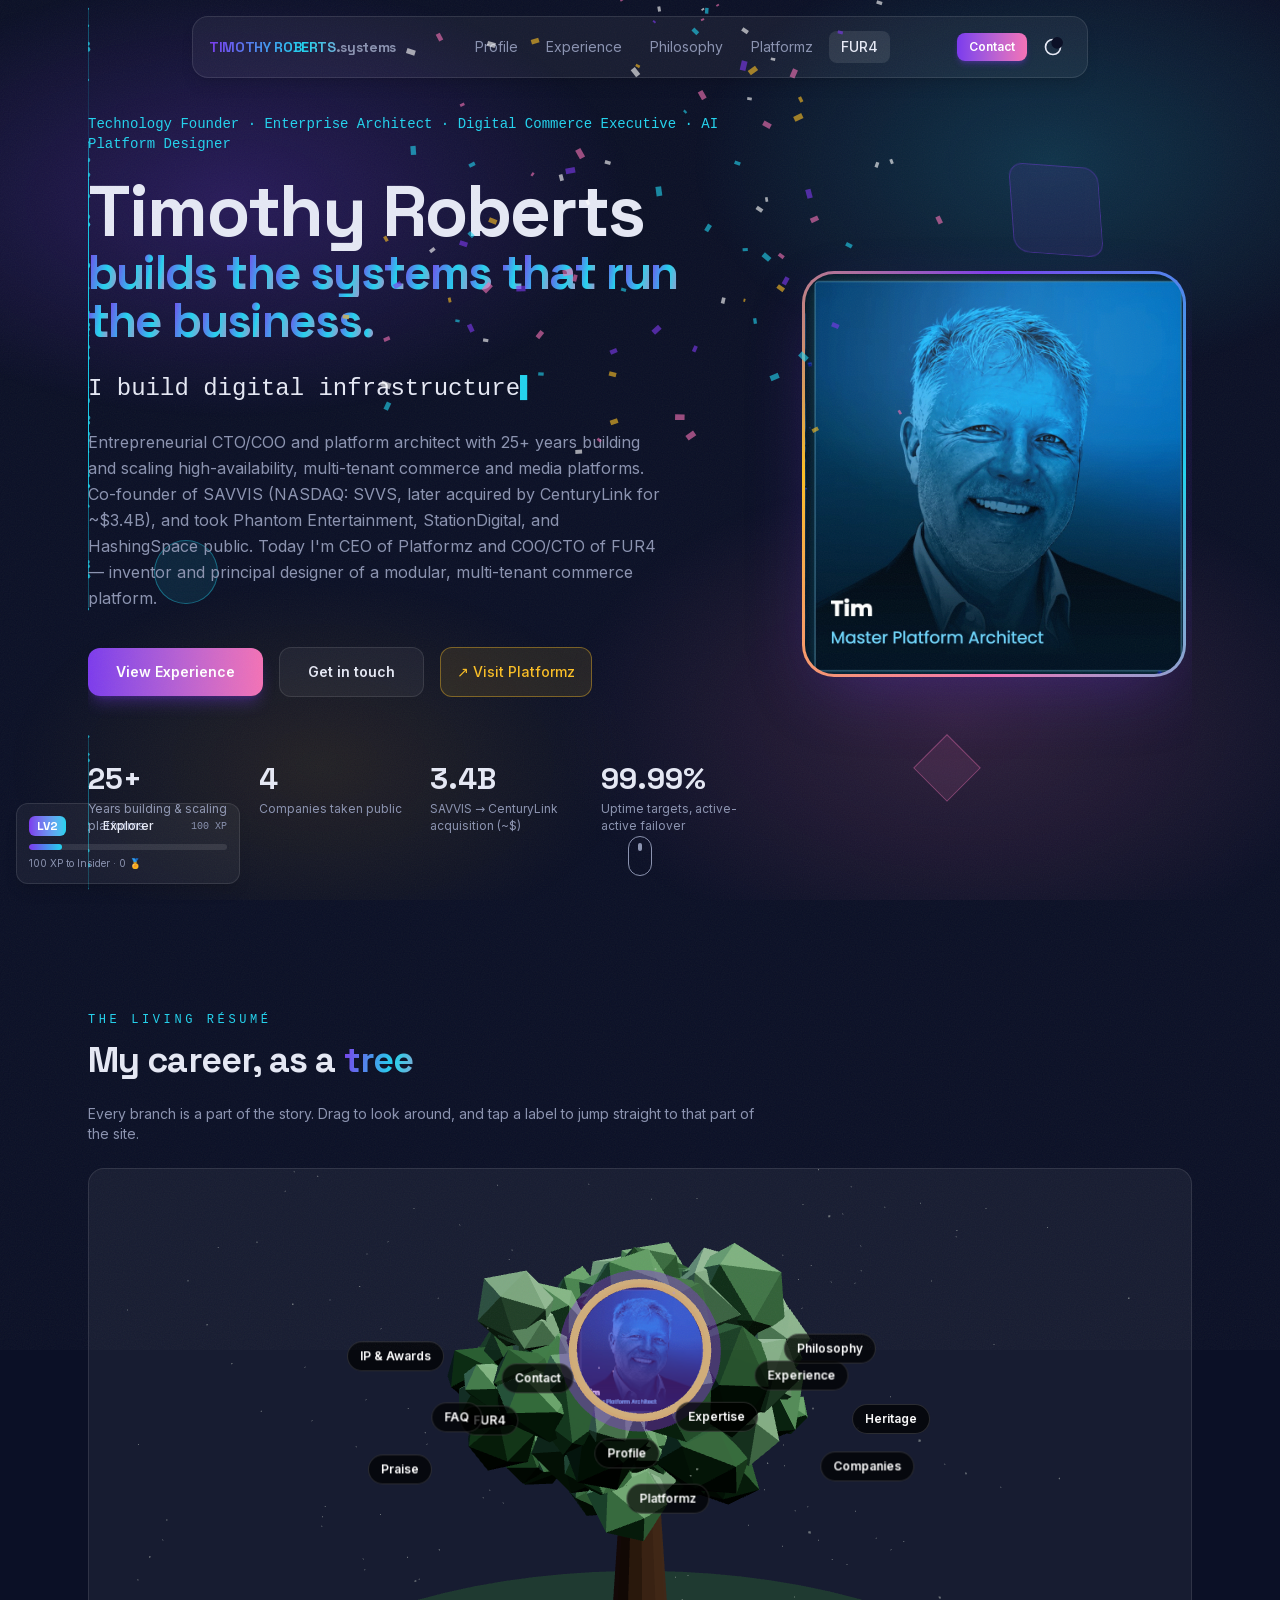
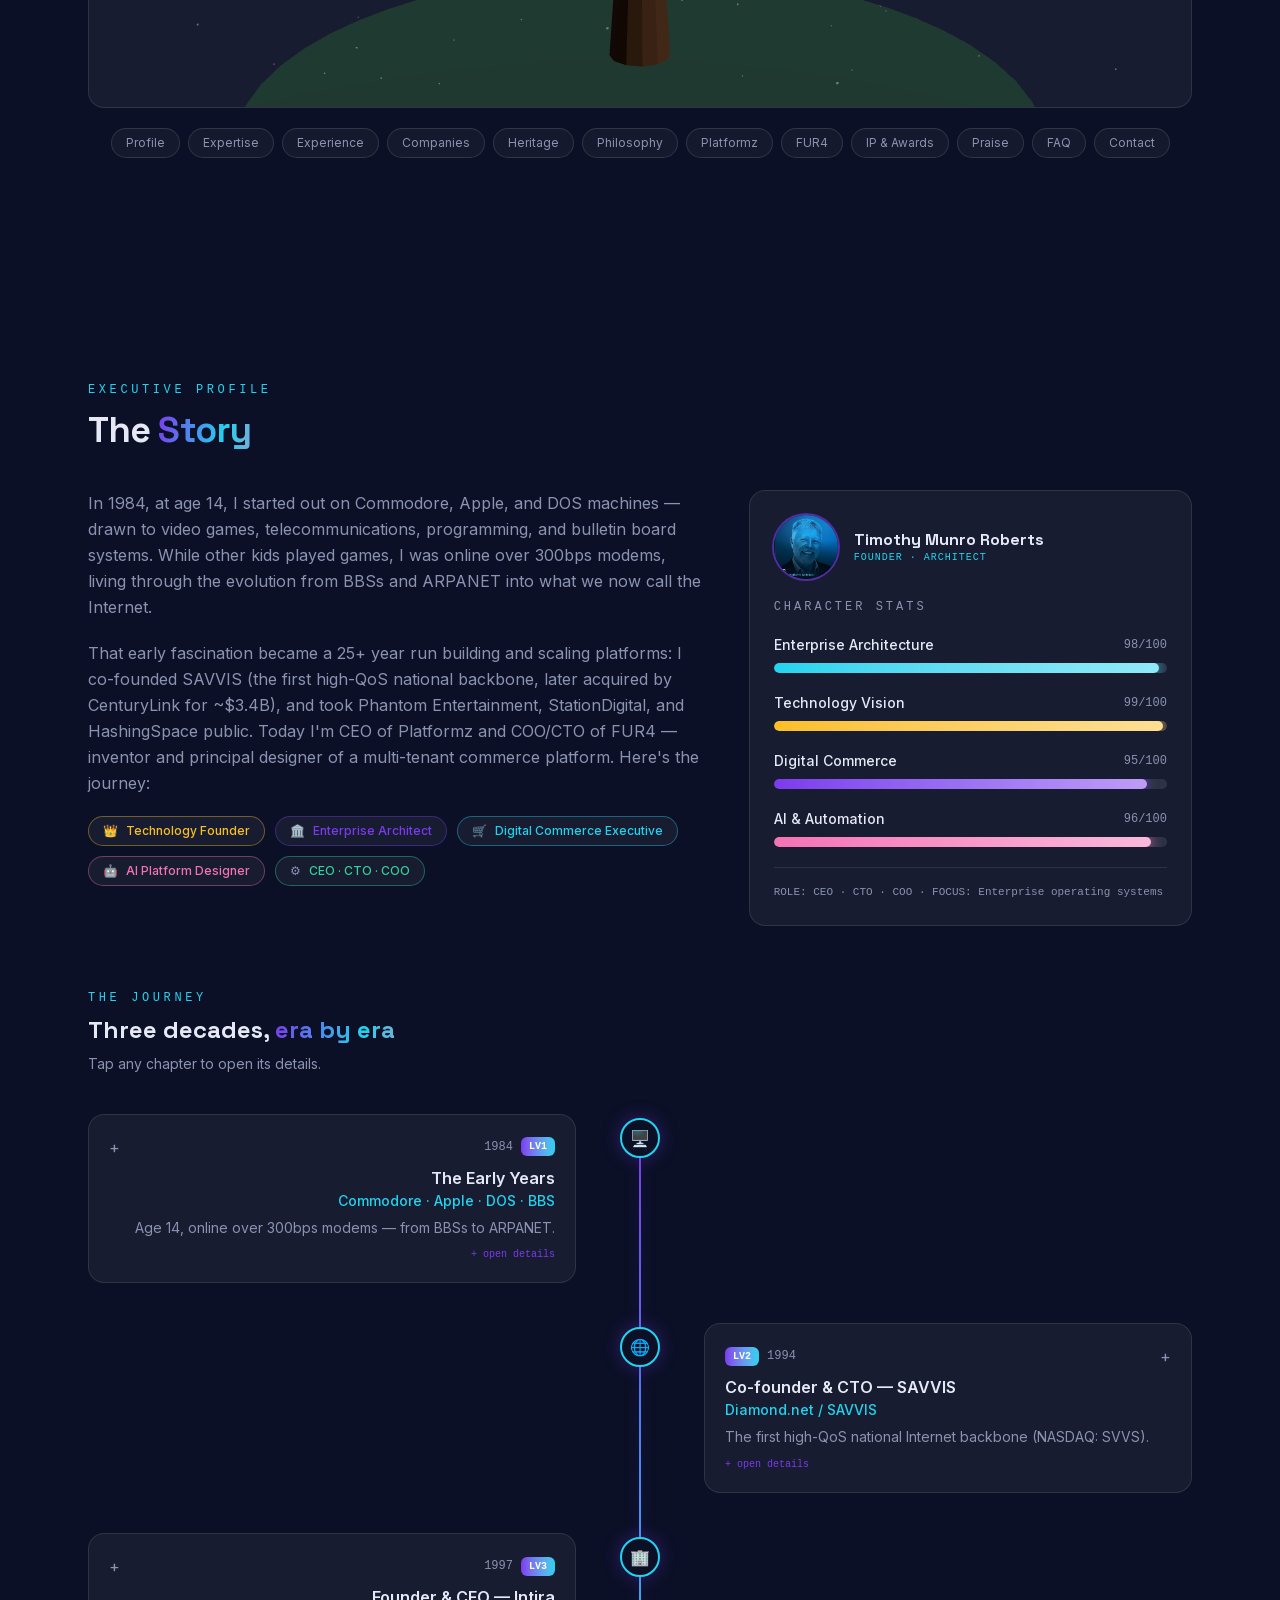
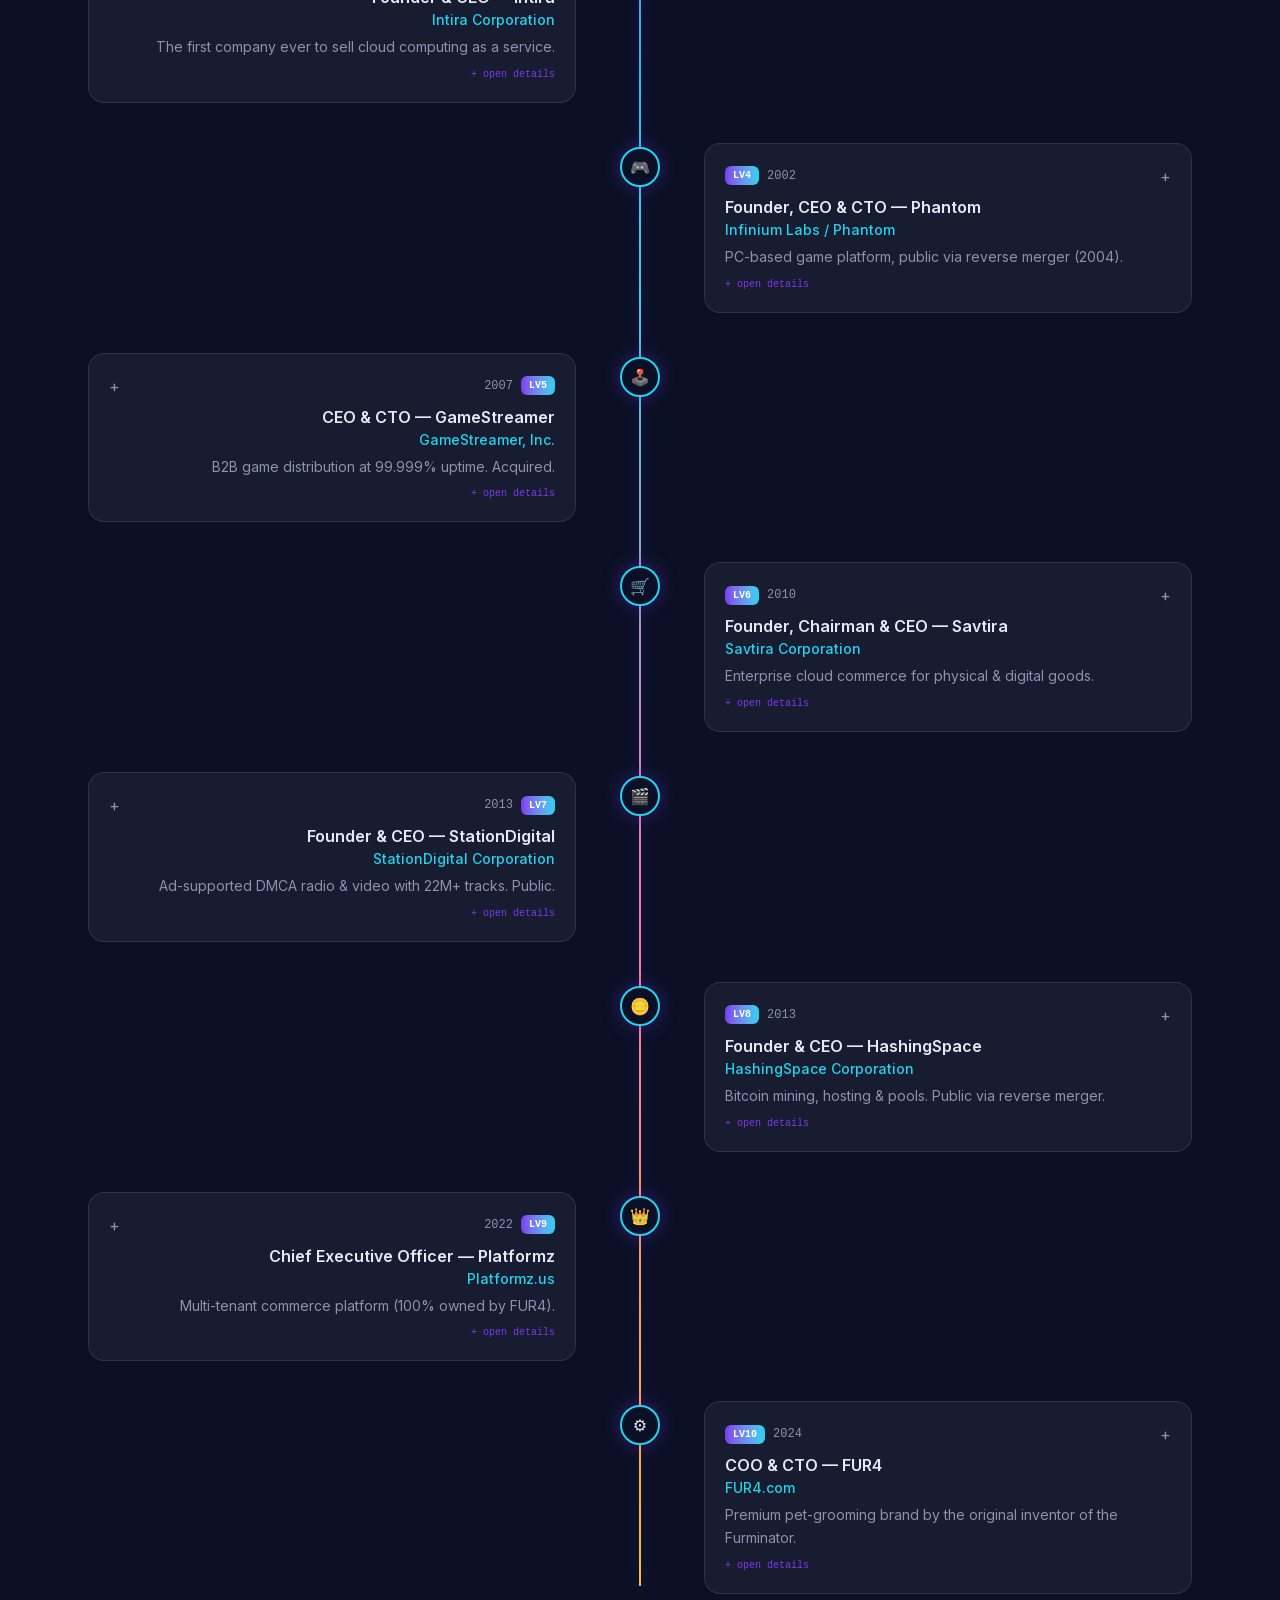
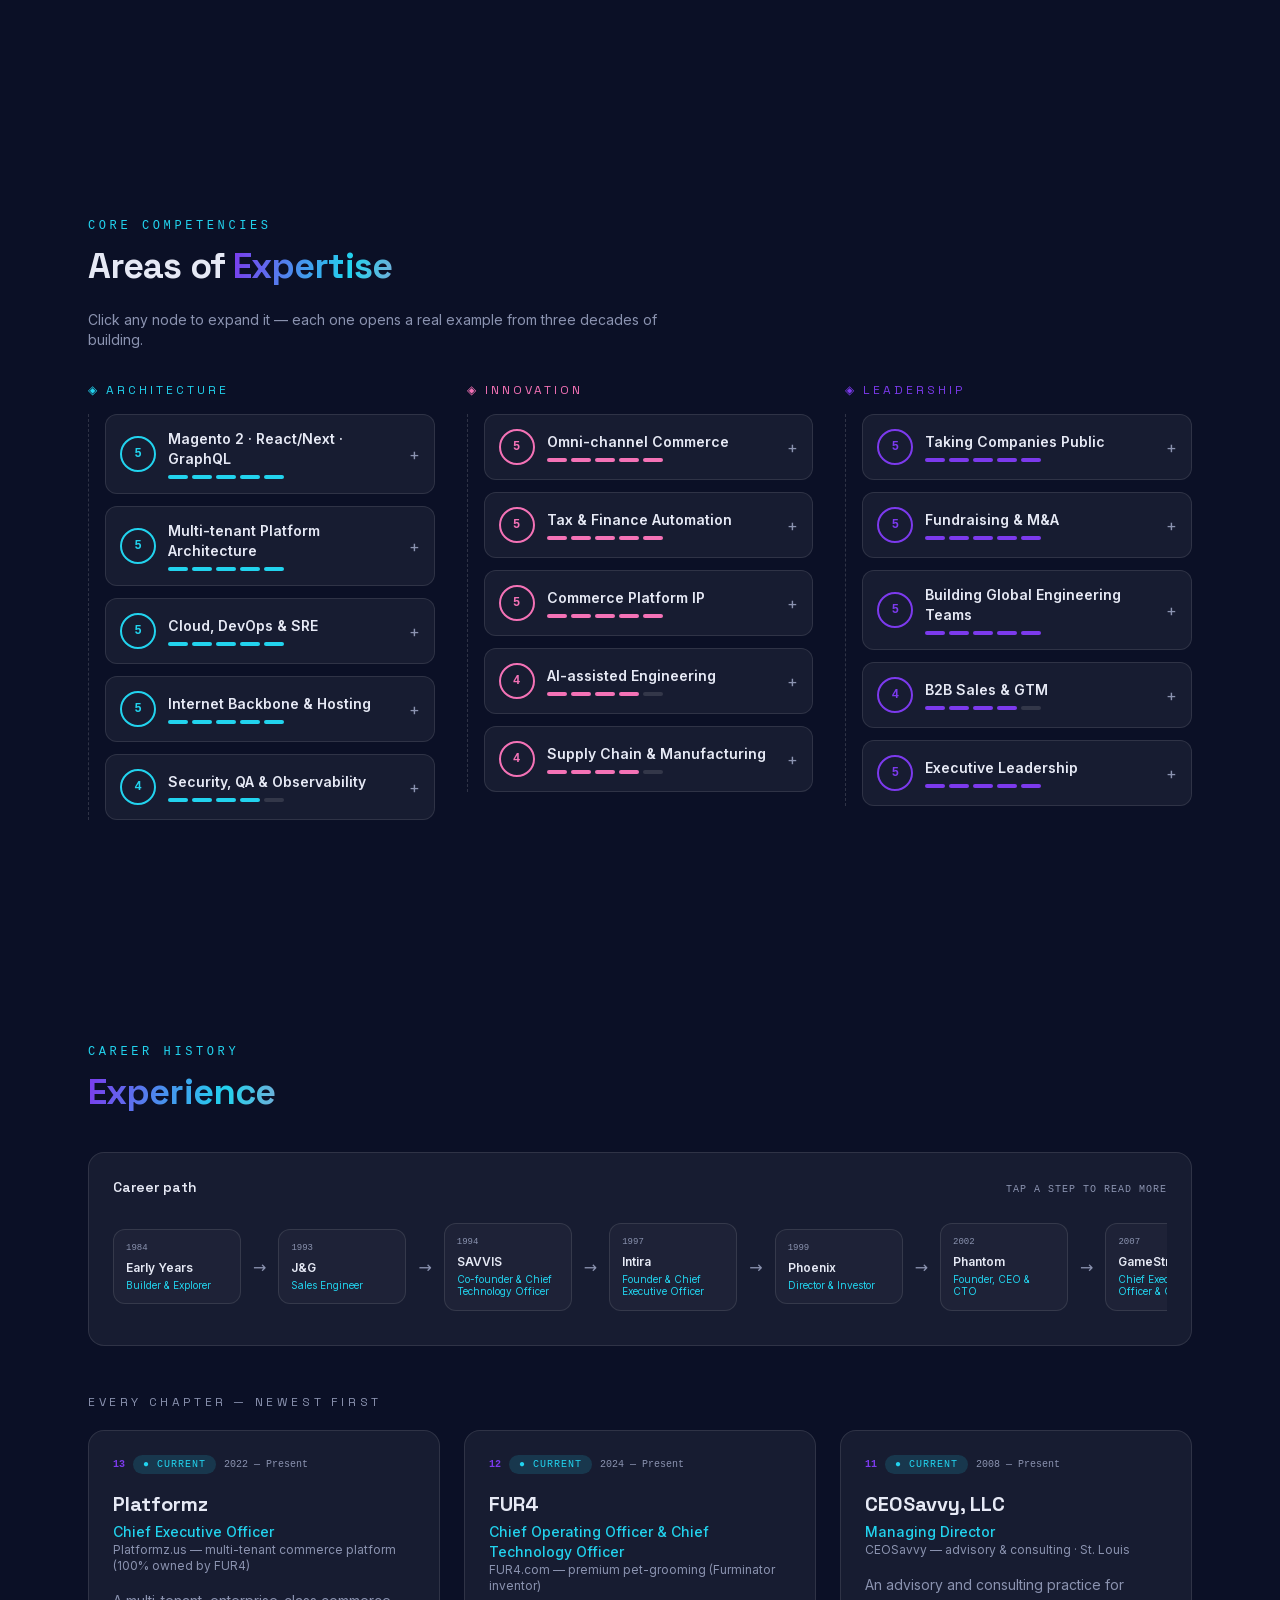
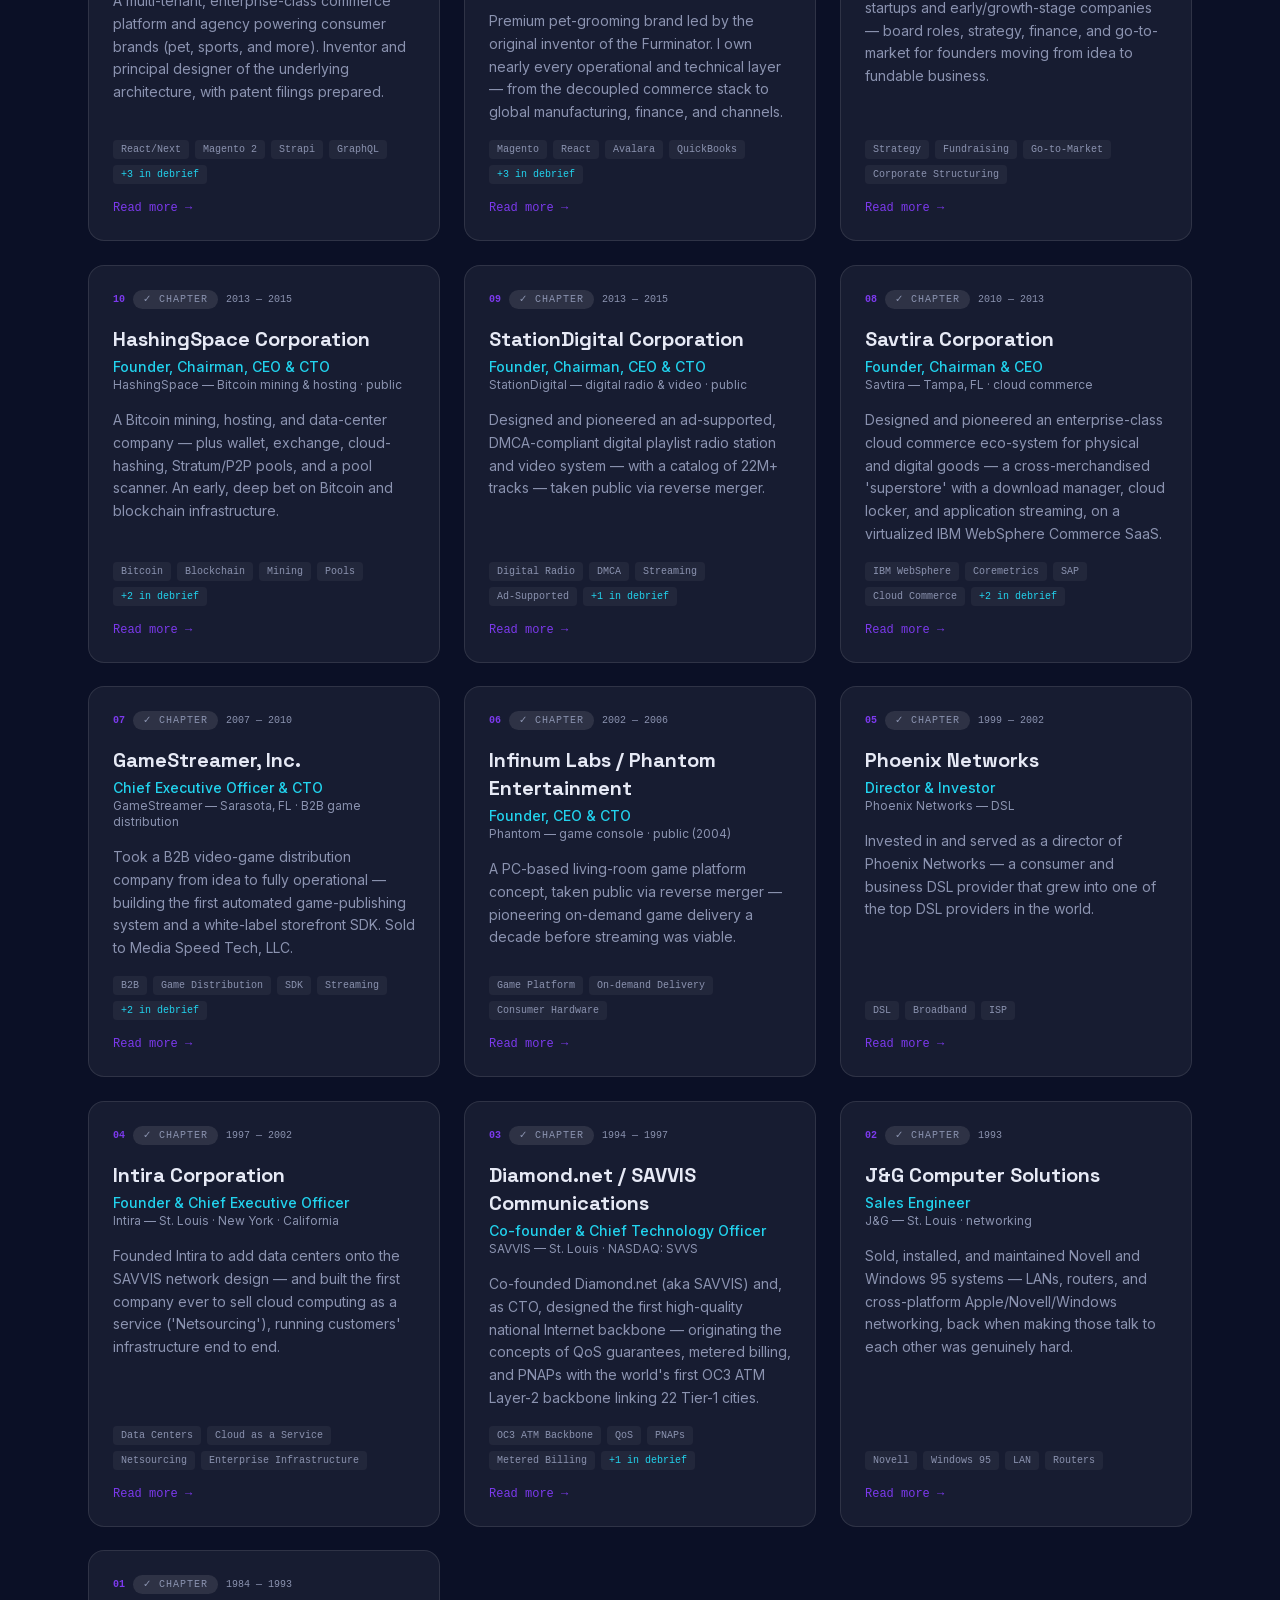
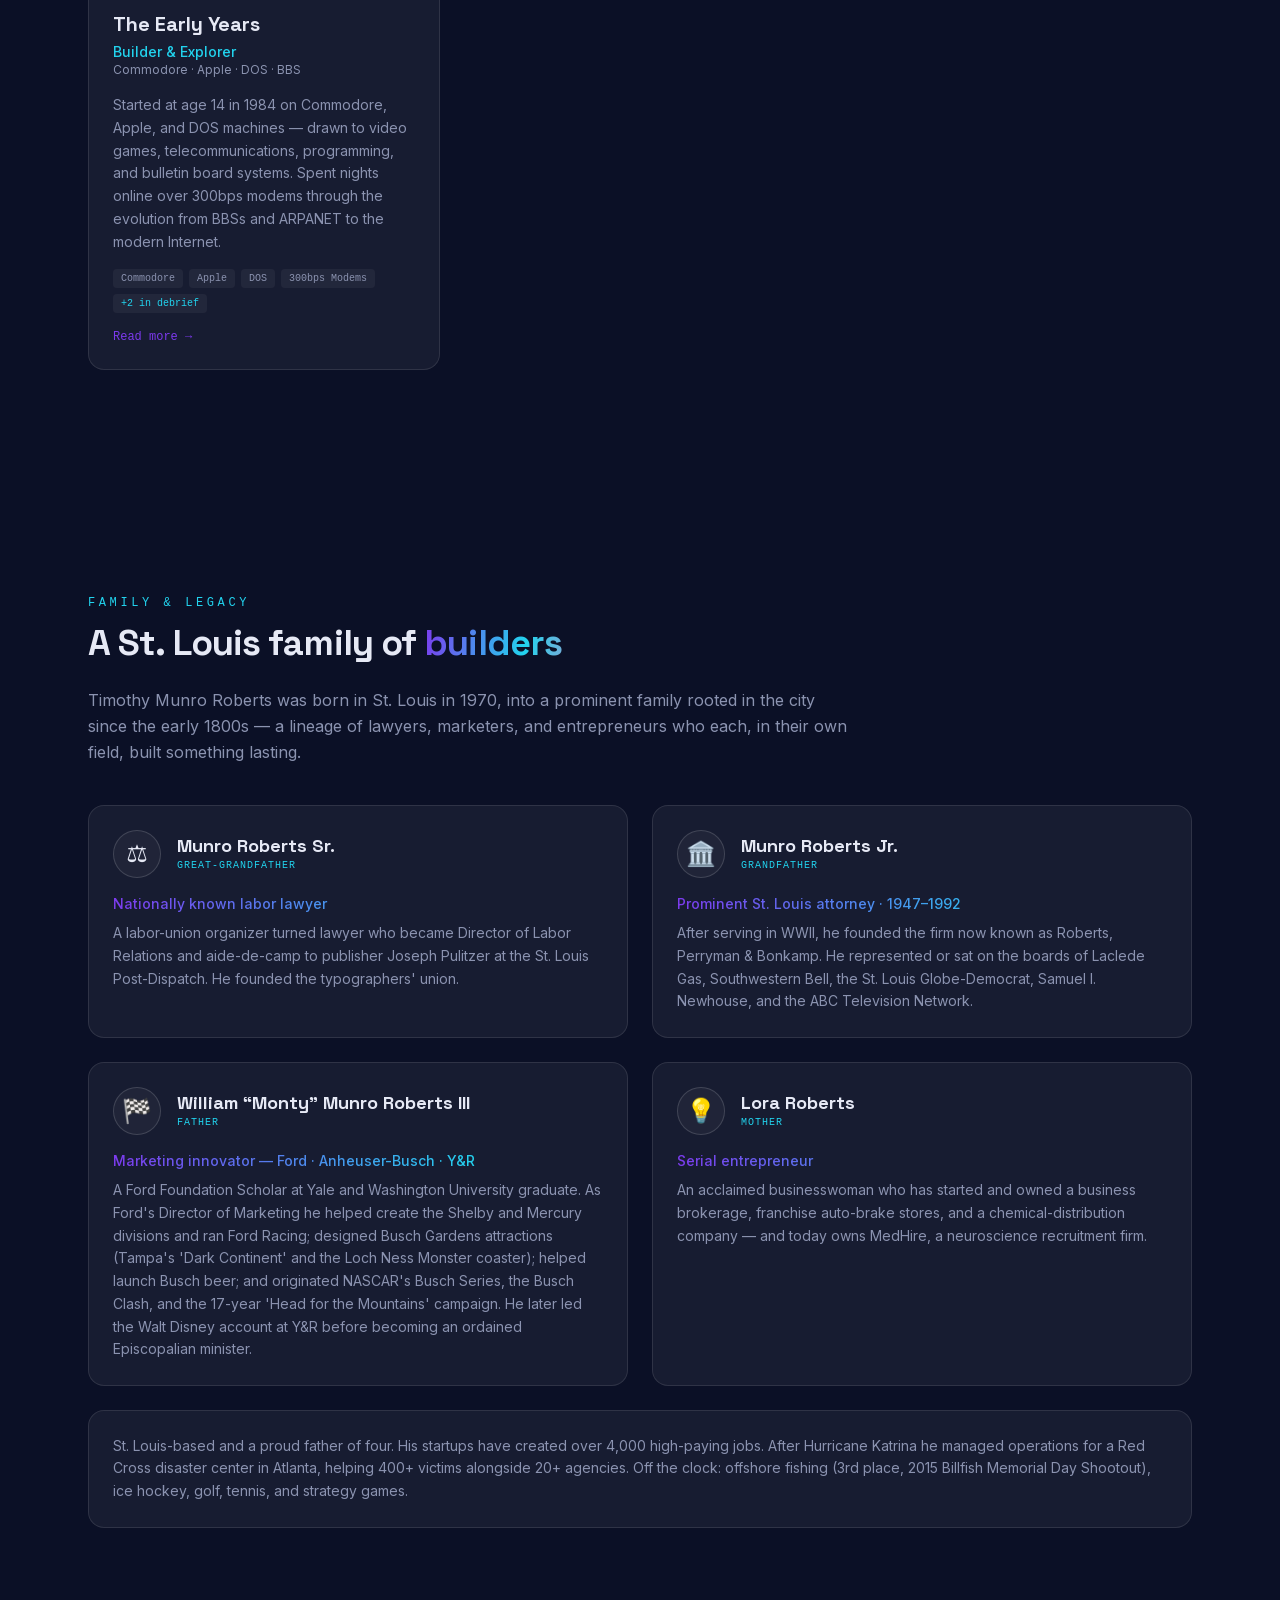
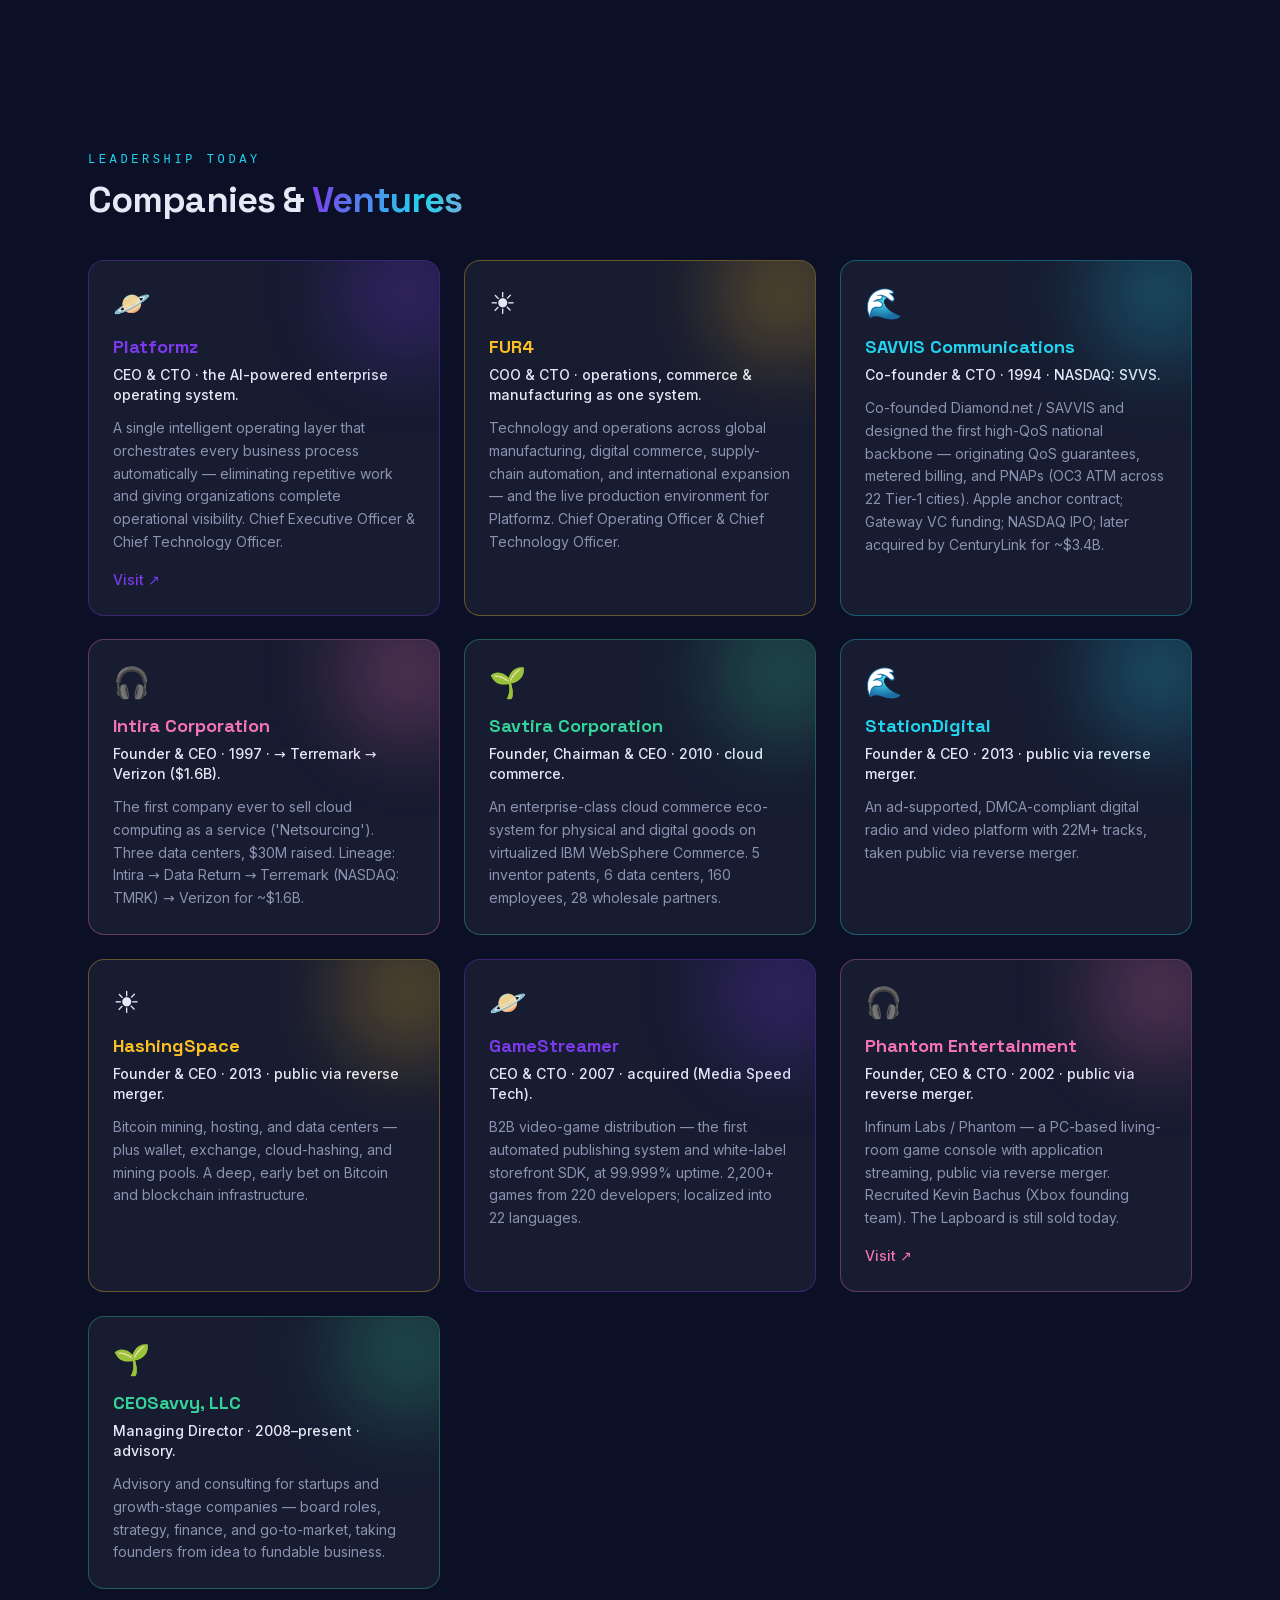
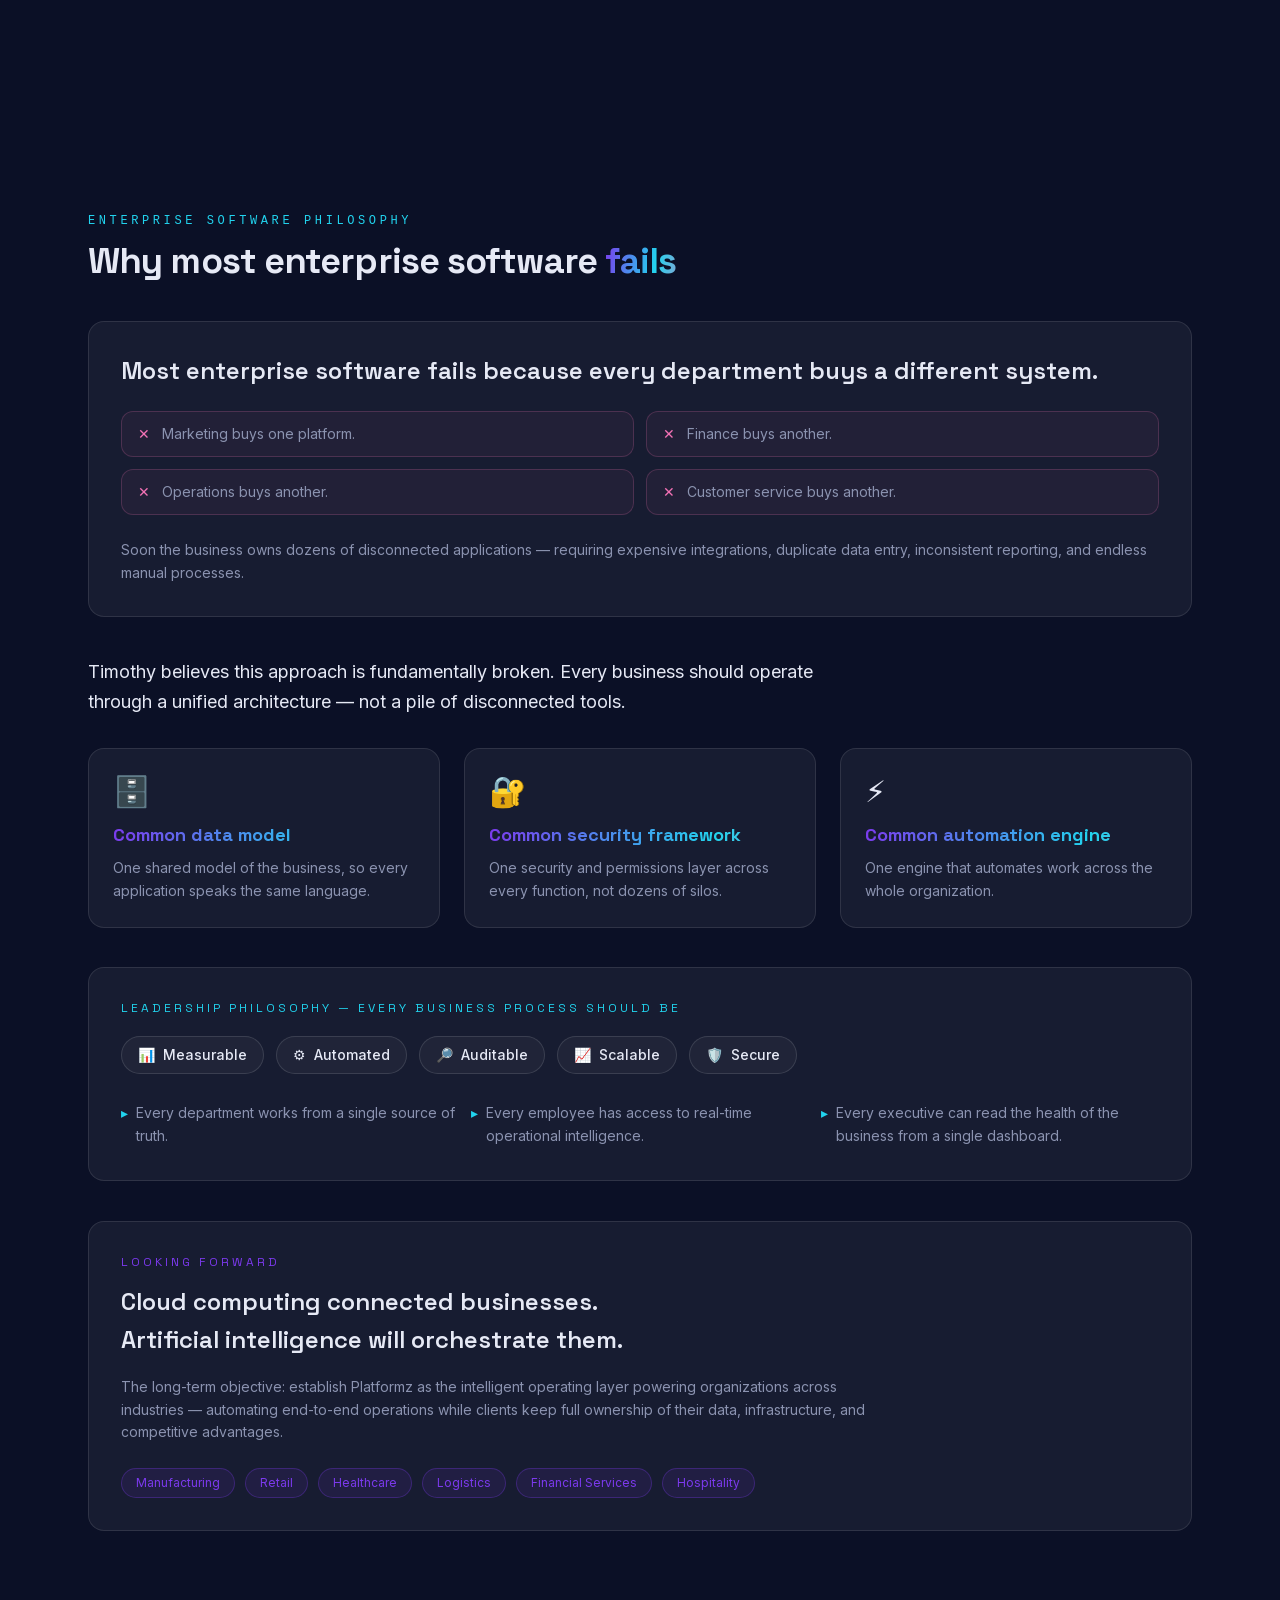
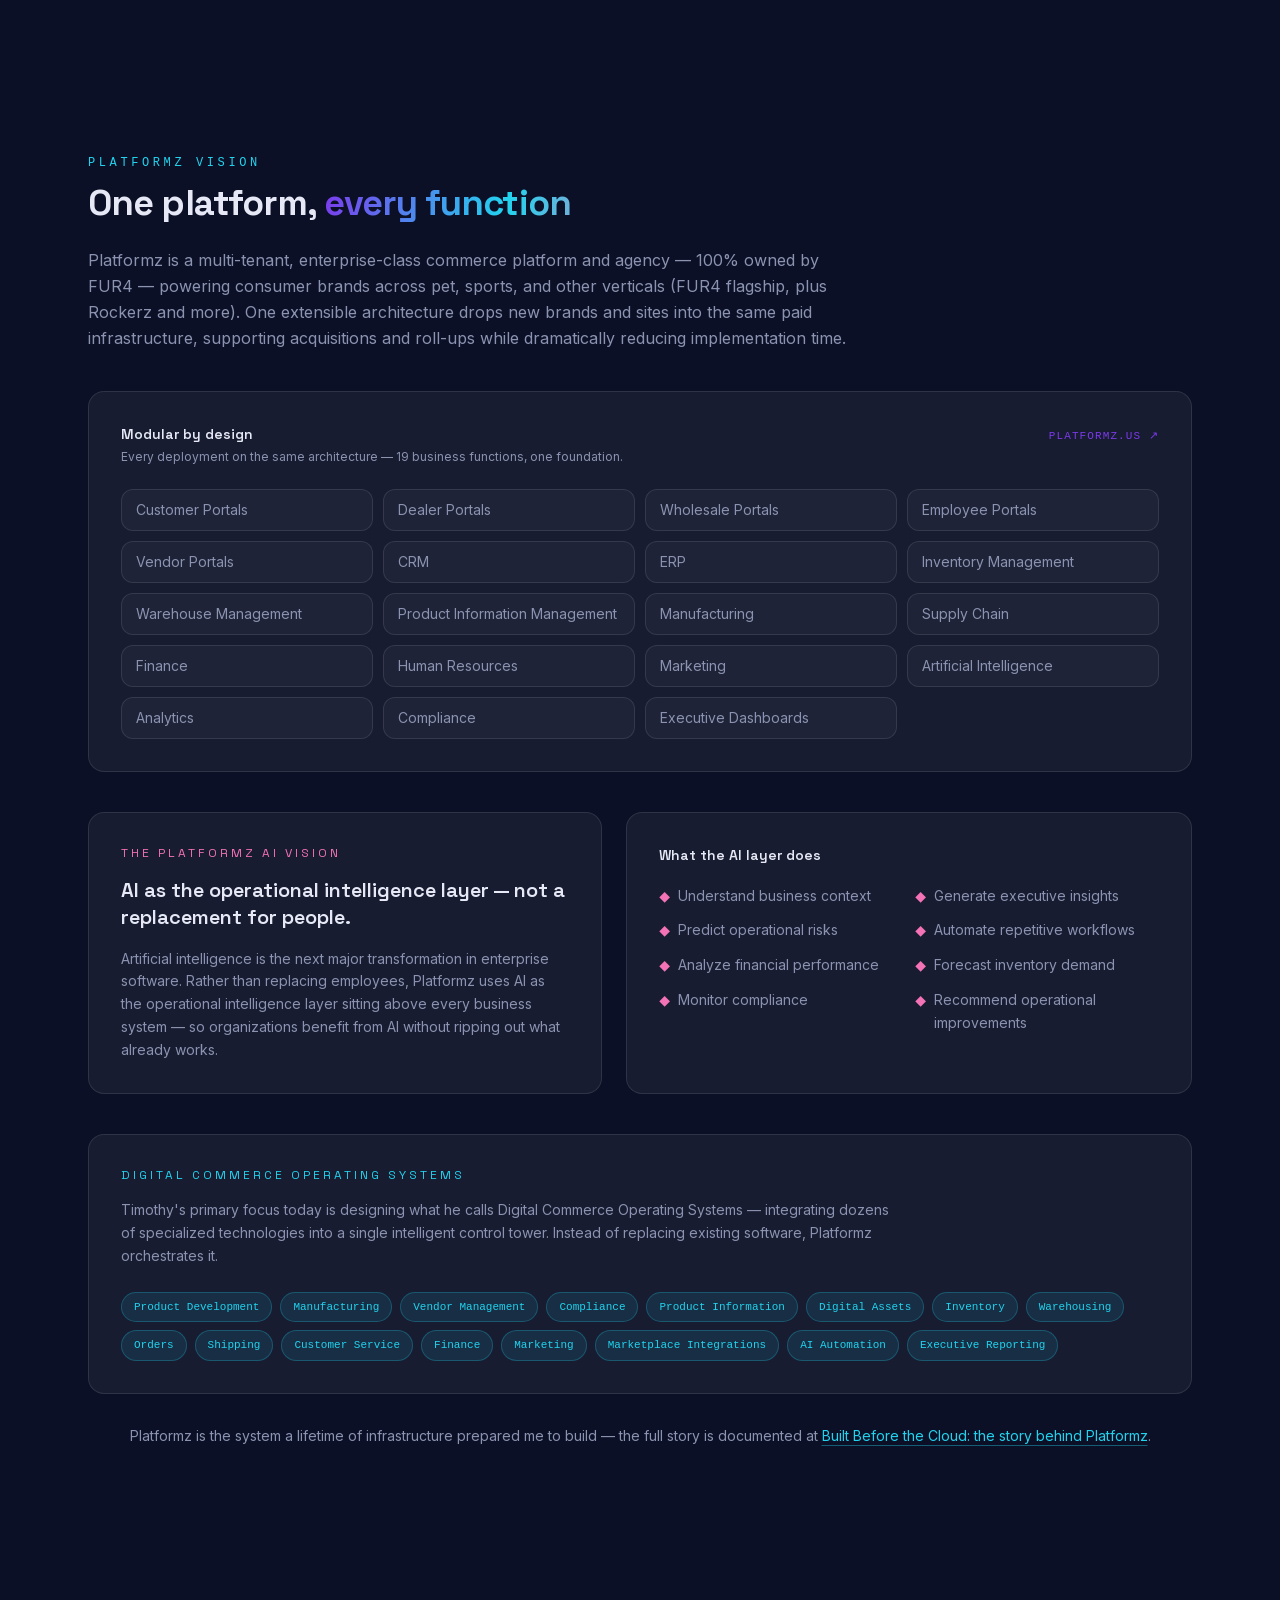
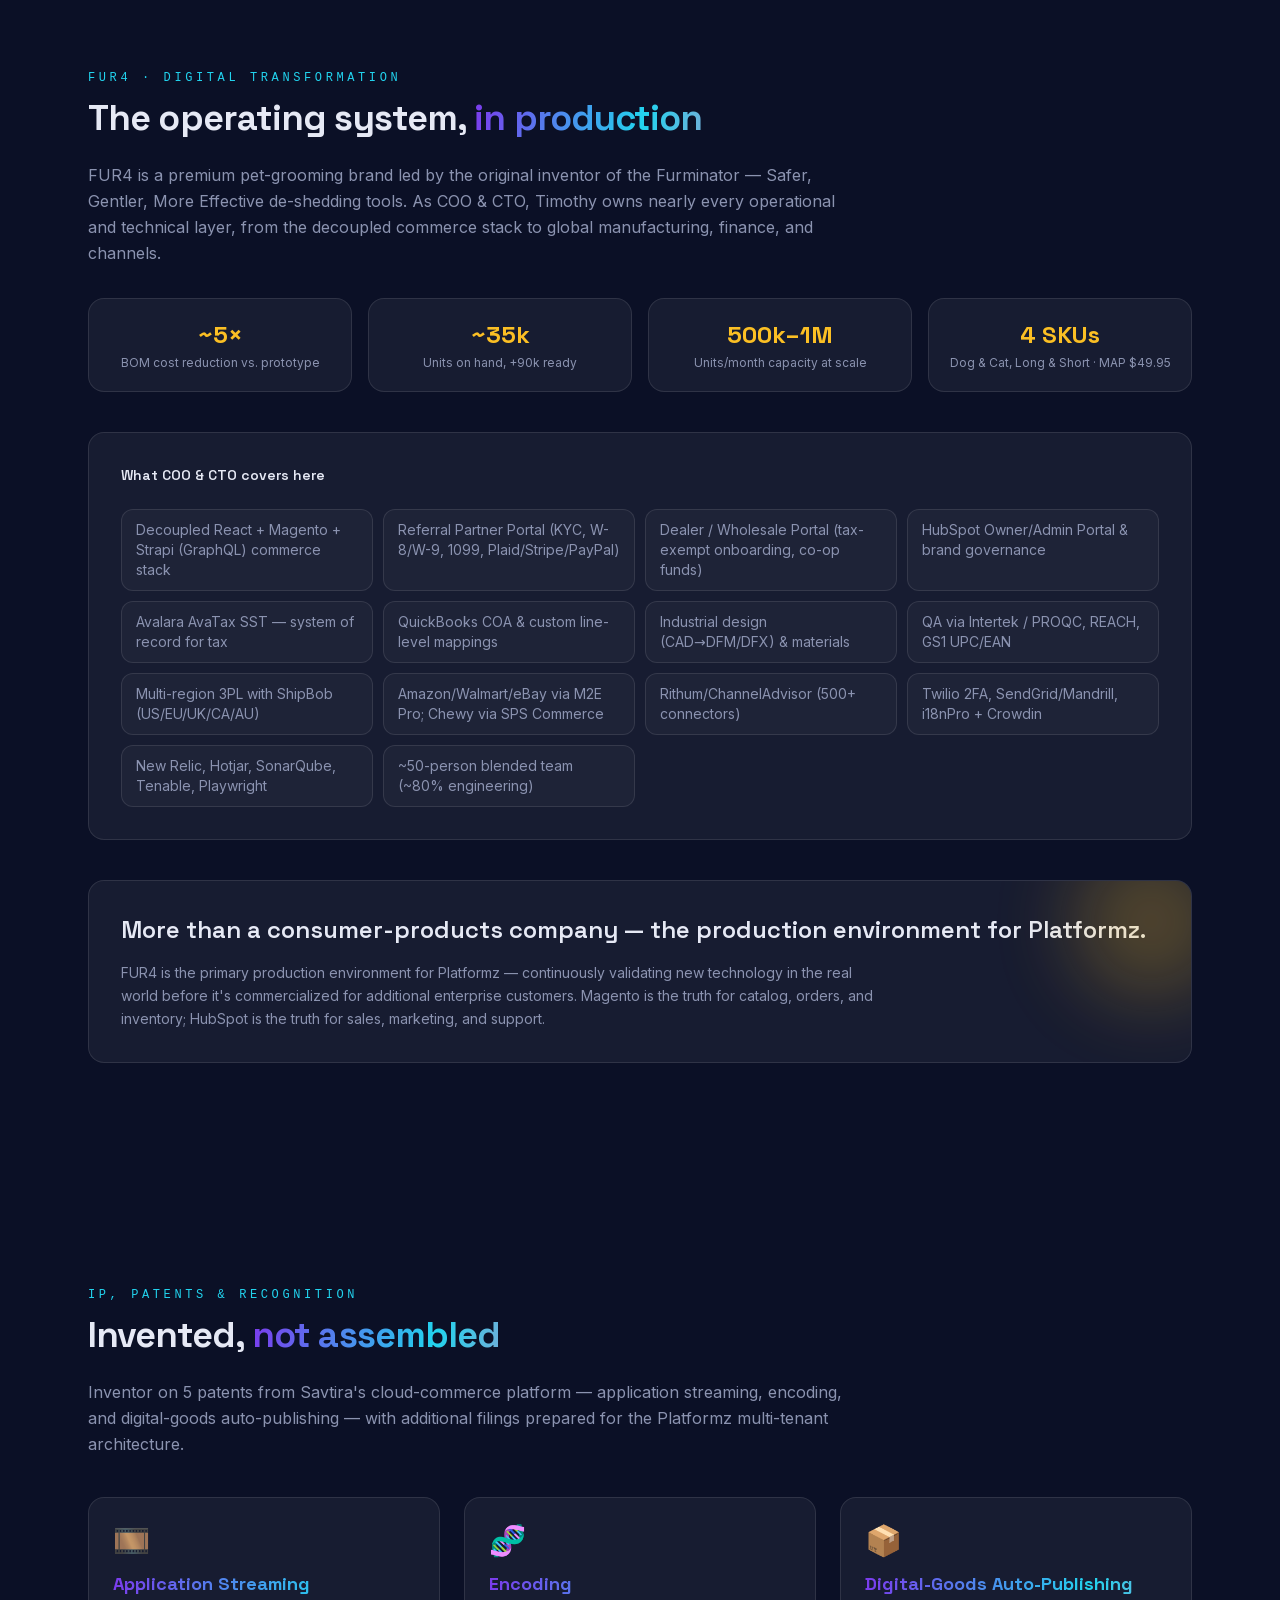
<file: index.html>
<!DOCTYPE html><html lang="en" class="space_grotesk_d7b50fc5-module__qeW00a__variable inter_fe8b9d92-module__LINzvG__variable antialiased"><head><meta charSet="utf-8"/><meta name="viewport" content="width=device-width, initial-scale=1"/><link rel="preload" href="/_next/static/media/0c89a48fa5027cee-s.p.2cyn07wtgehh0.woff2" as="font" crossorigin="" type="font/woff2"/><link rel="preload" href="/_next/static/media/83afe278b6a6bb3c-s.p.2bn3s6zvc0dyp.woff2" as="font" crossorigin="" type="font/woff2"/><link rel="preload" as="image" href="/_next/static/media/portrait.233swwqu16-4g.jpg"/><link rel="stylesheet" href="/_next/static/chunks/2yo6b--t10zj8.css" data-precedence="next"/><link rel="preload" as="script" fetchPriority="low" href="/_next/static/chunks/1pvb0-k0k5dow.js"/><script src="/_next/static/chunks/3j27vzhmynpf5.js" async=""></script><script src="/_next/static/chunks/3jh1u-s3k0bkk.js" async=""></script><script src="/_next/static/chunks/1o-m9ax_2wld_.js" async=""></script><script src="/_next/static/chunks/2kqrbujyxigm8.js" async=""></script><script src="/_next/static/chunks/turbopack-3byfdr1xfbjph.js" async=""></script><script src="/_next/static/chunks/05-c3ty_6dwfk.js" async=""></script><script src="/_next/static/chunks/14mrh2-p_w84d.js" async=""></script><script src="/_next/static/chunks/2wrkeoqxx4-5e.js" async=""></script><script src="/_next/static/chunks/2ltv0alwvfqyv.js" async=""></script><script src="/_next/static/chunks/0kh1tca5xvf_z.js" async=""></script><meta name="next-size-adjust" content=""/><title>Timothy Munro Roberts — Technology Founder · Enterprise Architect · AI Platform Designer</title><meta name="description" content="Timothy Munro Roberts is a technology founder, enterprise architect, and platform designer with 25+ years building and scaling high-availability commerce and infrastructure platforms. He co-founded SAVVIS Communications (NASDAQ: SVVS; later acquired by CenturyLink for ~$3.4B), founded Intira (the first company to sell cloud computing as a service; lineage acquired by Verizon for ~$1.6B via Terremark), and took Phantom Entertainment, StationDigital, and HashingSpace public. Today he is CEO of Platformz and COO/CTO of FUR4."/><link rel="author" href="https://timothymunroroberts.com"/><meta name="author" content="Timothy Munro Roberts"/><meta name="keywords" content="Timothy Munro Roberts,Tim Roberts,SAVVIS founder,Intira,Savtira,Phantom Entertainment,Platformz,FUR4,enterprise architect,cloud computing pioneer,AI platform"/><meta name="robots" content="index, follow"/><link rel="canonical" href="https://timothymunroroberts.com/"/><meta property="og:title" content="Timothy Munro Roberts — Technology Founder · Enterprise Architect · AI Platform Designer"/><meta property="og:description" content="Timothy Munro Roberts is a technology founder, enterprise architect, and platform designer with 25+ years building and scaling high-availability commerce and infrastructure platforms. He co-founded SAVVIS Communications (NASDAQ: SVVS; later acquired by CenturyLink for ~$3.4B), founded Intira (the first company to sell cloud computing as a service; lineage acquired by Verizon for ~$1.6B via Terremark), and took Phantom Entertainment, StationDigital, and HashingSpace public. Today he is CEO of Platformz and COO/CTO of FUR4."/><meta property="og:url" content="https://timothymunroroberts.com/"/><meta property="og:site_name" content="Timothy Munro Roberts — Technology Founder · Enterprise Architect · AI Platform Designer"/><meta property="og:image" content="https://timothymunroroberts.com/og.png"/><meta property="og:image:width" content="1200"/><meta property="og:image:height" content="630"/><meta property="og:image:alt" content="Timothy Munro Roberts"/><meta property="og:type" content="profile"/><meta name="twitter:card" content="summary_large_image"/><meta name="twitter:title" content="Timothy Munro Roberts — Technology Founder · Enterprise Architect · AI Platform Designer"/><meta name="twitter:description" content="Timothy Munro Roberts is a technology founder, enterprise architect, and platform designer with 25+ years building and scaling high-availability commerce and infrastructure platforms. He co-founded SAVVIS Communications (NASDAQ: SVVS; later acquired by CenturyLink for ~$3.4B), founded Intira (the first company to sell cloud computing as a service; lineage acquired by Verizon for ~$1.6B via Terremark), and took Phantom Entertainment, StationDigital, and HashingSpace public. Today he is CEO of Platformz and COO/CTO of FUR4."/><meta name="twitter:image" content="https://timothymunroroberts.com/og.png"/><link rel="icon" href="/icon.svg?icon.36syc_q5130qh.svg" sizes="any" type="image/svg+xml"/><script src="/_next/static/chunks/0cz1d0mv5g_q7.js" noModule=""></script></head><body class="grain"><div hidden=""><!--$--><!--/$--></div><script type="application/ld+json">[{"@context":"https://schema.org","@type":"Person","@id":"https://timothymunroroberts.com/#person","name":"Timothy Munro Roberts","alternateName":["Tim Roberts","Timothy Roberts","Tim Munro Roberts"],"url":"https://timothymunroroberts.com","image":"https://timothymunroroberts.com/portrait.jpg","description":"Timothy Munro Roberts is a technology founder, enterprise architect, and platform designer with 25+ years building and scaling high-availability commerce and infrastructure platforms. He co-founded SAVVIS Communications (NASDAQ: SVVS; later acquired by CenturyLink for ~$3.4B), founded Intira (the first company to sell cloud computing as a service; lineage acquired by Verizon for ~$1.6B via Terremark), and took Phantom Entertainment, StationDigital, and HashingSpace public. Today he is CEO of Platformz and COO/CTO of FUR4.","jobTitle":"Chief Executive Officer & Chief Technology Officer","email":"mailto:tim@platformz.us","telephone":"+1-636-735-1657","worksFor":[{"@type":"Organization","name":"Platformz","url":"https://platformz.us"},{"@type":"Organization","name":"FUR4","url":"https://fur4.com"}],"alumniOf":[{"@type":"CollegeOrUniversity","name":"Missouri Valley College"},{"@type":"CollegeOrUniversity","name":"Missouri State University"}],"birthPlace":{"@type":"Place","name":"St. Louis, Missouri, USA"},"homeLocation":{"@type":"Place","name":"St. Louis, Missouri, USA"},"knowsAbout":["Enterprise software architecture","Cloud computing","Internet infrastructure","Data centers & managed hosting","Digital commerce","Omnichannel retail","Bitcoin & blockchain","AI platforms","Multi-tenant SaaS","Magento"],"award":["St. Louis Business Journal 30 Under 30","St. Louis Business Journal 40 Under 40","St. Louis Top 100 of the Millennium"],"sameAs":["https://www.linkedin.com/in/platformz","https://github.com/azaworld","https://platformz.us","https://fur4.com","https://www.phantom.net","https://builtbeforecloud.com","https://builtbeforecloud.com/about-tim"],"subjectOf":{"@type":"WebSite","name":"Built Before the Cloud","url":"https://builtbeforecloud.com","description":"The firsthand, research-supported story of Timothy Munro Roberts (Tim Roberts)—from Whackoland BBS to Savvis, Intira's NetSourcing and Platformz."}},{"@context":"https://schema.org","@type":"Organization","@id":"https://platformz.us/#org","name":"Platformz","url":"https://platformz.us","description":"A multi-tenant, enterprise-class commerce platform and agency powering consumer brands across pet, sports, and other verticals.","founder":{"@id":"https://timothymunroroberts.com/#person"},"sameAs":["https://builtbeforecloud.com/platformz"]},{"@context":"https://schema.org","@type":"Organization","@id":"https://fur4.com/#org","name":"FUR4","url":"https://fur4.com","description":"A premium pet-grooming brand led by the original inventor of the Furminator, and the production environment for Platformz."},{"@context":"https://schema.org","@type":"WebSite","@id":"https://timothymunroroberts.com/#website","url":"https://timothymunroroberts.com","name":"Timothy Munro Roberts — Official Site","about":{"@id":"https://timothymunroroberts.com/#person"},"inLanguage":"en-US"}]</script><div class="aurora-bg" aria-hidden="true"></div><div class="fixed inset-0 z-[110] flex items-center justify-center bg-[#0B1026] transition-opacity duration-600 opacity-100" aria-hidden="true"><div class="w-full max-w-md px-6 font-mono text-sm"><div class="mt-5 h-1.5 overflow-hidden rounded-full bg-white/10"><div class="h-full rounded-full bg-gradient-to-r from-[#7C3AED] via-[#22D3EE] to-[#F472B6] transition-[width] duration-200" style="width:0%"></div></div><p class="mt-2 text-right text-xs text-[#8B93B0]">0<!-- -->%</p></div></div><div class="cursor-orb" aria-hidden="true"></div><canvas class="pointer-events-none fixed inset-0 z-[90]" aria-hidden="true"></canvas><header class="glass fixed left-1/2 top-4 z-[70] w-[calc(100%-2rem)] max-w-4xl -translate-x-1/2 rounded-2xl px-4 shadow-lg"><nav class="flex items-center justify-between py-3" aria-label="Main"><a href="#top" class="font-display text-sm font-bold tracking-tight"><span class="text-aurora">TIMOTHY ROBERTS</span><span class="text-muted">.systems</span></a><div class="hidden items-center gap-1 lg:flex"><a href="#about" class="rounded-lg px-3 py-1.5 text-sm transition-all text-muted hover:text-text">Profile</a><a href="#missions" class="rounded-lg px-3 py-1.5 text-sm transition-all text-muted hover:text-text">Experience</a><a href="#philosophy" class="rounded-lg px-3 py-1.5 text-sm transition-all text-muted hover:text-text">Philosophy</a><a href="#platformz" class="rounded-lg px-3 py-1.5 text-sm transition-all text-muted hover:text-text">Platformz</a><a href="#fur4" class="rounded-lg px-3 py-1.5 text-sm transition-all text-muted hover:text-text">FUR4</a></div><div class="flex items-center gap-2"><a href="#contact" class="hidden whitespace-nowrap rounded-lg bg-gradient-to-r from-violet via-magenta to-amber bg-[length:200%_auto] px-3 py-1.5 text-xs font-semibold text-white shadow-md shadow-violet/30 transition-all hover:bg-right sm:inline-block">Contact</a><button class="relative h-9 w-9 rounded-full transition-colors hover:bg-white/10" aria-label="Switch to light theme"><svg viewBox="0 0 24 24" class="absolute inset-0 m-auto h-5 w-5" fill="none" stroke="currentColor" stroke-width="2" stroke-linecap="round"><circle cx="12" cy="12" r="9" class="transition-all duration-500"></circle><g class="origin-center transition-all duration-500" style="opacity:0;transform:scale(0.4) rotate(90deg)"><path d="M12 1v2M12 21v2M4.2 4.2l1.4 1.4M18.4 18.4l1.4 1.4M1 12h2M21 12h2M4.2 19.8l1.4-1.4M18.4 5.6l1.4-1.4"></path></g><circle cx="17" cy="7" r="7" class="transition-all duration-500" fill="var(--bg)" stroke="none"></circle></svg></button><button class="rounded-lg p-2 text-muted transition-colors hover:text-text lg:hidden" aria-expanded="false" aria-label="Toggle menu"><svg viewBox="0 0 24 24" class="h-5 w-5" fill="none" stroke="currentColor" stroke-width="2" stroke-linecap="round"><path d="M4 7h16M4 12h16M4 17h16"></path></svg></button></div></nav></header><div class="glass fixed bottom-4 left-4 z-[80] w-44 rounded-xl p-3 shadow-lg sm:w-56"><div class="flex items-center justify-between gap-2"><button class="font-display cursor-pointer rounded-md bg-gradient-to-r from-violet to-cyan px-2 py-0.5 text-xs font-bold text-white transition-transform hover:scale-105" title="LV badge" aria-label="Level 1: Visitor">LV<!-- -->1</button><span class="truncate text-xs font-medium">Visitor</span><span class="font-mono text-[10px] text-muted">0<!-- --> XP</span></div><div class="mt-2 h-1.5 overflow-hidden rounded-full bg-white/10" role="progressbar" aria-valuenow="0" aria-valuemin="0" aria-valuemax="100" aria-label="Progress to next level"><div class="xp-fill h-full rounded-full" style="width:0%"></div></div><p class="mt-1.5 text-[10px] text-muted">80 XP to Explorer<!-- --> · <!-- -->0<!-- --> 🏅</p></div><div class="pointer-events-none fixed bottom-4 right-4 z-[85] flex w-64 max-w-[calc(100vw-2rem)] flex-col gap-2 sm:w-72"></div><main class="mx-auto w-full max-w-6xl px-6"><section id="top" class="relative flex min-h-screen flex-col justify-center overflow-hidden pb-16 pt-28"><canvas class="absolute inset-0" aria-hidden="true"></canvas><div class="animate-float-slow pointer-events-none absolute right-[8%] top-[18%] h-24 w-24 rounded-2xl border border-violet/40 bg-violet/10 backdrop-blur-sm [transform:rotate3d(1,1,0,30deg)]" aria-hidden="true"></div><div class="animate-float-slow pointer-events-none absolute left-[6%] top-[60%] h-16 w-16 rounded-full border border-cyan/40 bg-cyan/10 backdrop-blur-sm" style="animation-delay:-3s" aria-hidden="true"></div><div class="animate-float-slow pointer-events-none absolute right-[20%] bottom-[12%] h-12 w-12 rotate-45 border border-magenta/40 bg-magenta/10 backdrop-blur-sm" style="animation-delay:-5s" aria-hidden="true"></div><div class="relative grid items-center gap-12 lg:grid-cols-[1.25fr_0.75fr]"><div><div class="animate-fade-up mb-8 flex justify-center lg:hidden"><div class="portrait-frame animate-float-slow w-40"><div class="portrait-duotone"><img alt="Portrait of Timothy Munro Roberts" width="900" height="954" decoding="async" data-nimg="1" class="h-auto w-full" style="color:transparent" src="/_next/static/media/portrait.233swwqu16-4g.jpg"/></div></div></div><p class="animate-fade-up font-mono text-sm text-cyan">Technology Founder · Enterprise Architect · Digital Commerce Executive · AI Platform Designer</p><h1 class="font-display mt-5 text-5xl font-bold leading-[1.05] tracking-tight sm:text-7xl"><span aria-label="Timothy Roberts"><span class="inline-block" aria-hidden="true"><span class="kinetic-letter" style="animation-delay:200ms">T</span><span class="kinetic-letter" style="animation-delay:235ms">i</span><span class="kinetic-letter" style="animation-delay:270ms">m</span><span class="kinetic-letter" style="animation-delay:305ms">o</span><span class="kinetic-letter" style="animation-delay:340ms">t</span><span class="kinetic-letter" style="animation-delay:375ms">h</span><span class="kinetic-letter" style="animation-delay:410ms">y</span> </span><span class="inline-block" aria-hidden="true"><span class="kinetic-letter" style="animation-delay:445ms">R</span><span class="kinetic-letter" style="animation-delay:480ms">o</span><span class="kinetic-letter" style="animation-delay:515ms">b</span><span class="kinetic-letter" style="animation-delay:550ms">e</span><span class="kinetic-letter" style="animation-delay:585ms">r</span><span class="kinetic-letter" style="animation-delay:620ms">t</span><span class="kinetic-letter" style="animation-delay:655ms">s</span></span></span><span class="text-aurora block text-3xl sm:text-5xl"><span aria-label="builds the systems that run the business."><span class="inline-block" aria-hidden="true"><span class="kinetic-letter" style="animation-delay:600ms">b</span><span class="kinetic-letter" style="animation-delay:635ms">u</span><span class="kinetic-letter" style="animation-delay:670ms">i</span><span class="kinetic-letter" style="animation-delay:705ms">l</span><span class="kinetic-letter" style="animation-delay:740ms">d</span><span class="kinetic-letter" style="animation-delay:775ms">s</span> </span><span class="inline-block" aria-hidden="true"><span class="kinetic-letter" style="animation-delay:810ms">t</span><span class="kinetic-letter" style="animation-delay:845ms">h</span><span class="kinetic-letter" style="animation-delay:880ms">e</span> </span><span class="inline-block" aria-hidden="true"><span class="kinetic-letter" style="animation-delay:915ms">s</span><span class="kinetic-letter" style="animation-delay:950ms">y</span><span class="kinetic-letter" style="animation-delay:985ms">s</span><span class="kinetic-letter" style="animation-delay:1020ms">t</span><span class="kinetic-letter" style="animation-delay:1055ms">e</span><span class="kinetic-letter" style="animation-delay:1090ms">m</span><span class="kinetic-letter" style="animation-delay:1125ms">s</span> </span><span class="inline-block" aria-hidden="true"><span class="kinetic-letter" style="animation-delay:1160ms">t</span><span class="kinetic-letter" style="animation-delay:1195ms">h</span><span class="kinetic-letter" style="animation-delay:1230ms">a</span><span class="kinetic-letter" style="animation-delay:1265ms">t</span> </span><span class="inline-block" aria-hidden="true"><span class="kinetic-letter" style="animation-delay:1300ms">r</span><span class="kinetic-letter" style="animation-delay:1335ms">u</span><span class="kinetic-letter" style="animation-delay:1370ms">n</span> </span><span class="inline-block" aria-hidden="true"><span class="kinetic-letter" style="animation-delay:1405ms">t</span><span class="kinetic-letter" style="animation-delay:1440ms">h</span><span class="kinetic-letter" style="animation-delay:1475ms">e</span> </span><span class="inline-block" aria-hidden="true"><span class="kinetic-letter" style="animation-delay:1510ms">b</span><span class="kinetic-letter" style="animation-delay:1545ms">u</span><span class="kinetic-letter" style="animation-delay:1580ms">s</span><span class="kinetic-letter" style="animation-delay:1615ms">i</span><span class="kinetic-letter" style="animation-delay:1650ms">n</span><span class="kinetic-letter" style="animation-delay:1685ms">e</span><span class="kinetic-letter" style="animation-delay:1720ms">s</span><span class="kinetic-letter" style="animation-delay:1755ms">s</span><span class="kinetic-letter" style="animation-delay:1790ms">.</span></span></span></span></h1><p class="animate-fade-up mt-7 min-h-14 font-mono text-lg text-text sm:min-h-9 sm:text-2xl" style="animation-delay:1.4s"><span aria-label="I build digital infrastructure"><span class="cursor-blink text-cyan" aria-hidden="true">▌</span></span></p><p class="animate-fade-up mt-5 max-w-xl leading-relaxed text-muted" style="animation-delay:1.6s">Entrepreneurial CTO/COO and platform architect with 25+ years building and scaling high-availability, multi-tenant commerce and media platforms. Co-founder of SAVVIS (NASDAQ: SVVS, later acquired by CenturyLink for ~$3.4B), and took Phantom Entertainment, StationDigital, and HashingSpace public. Today I&#x27;m CEO of Platformz and COO/CTO of FUR4 — inventor and principal designer of a modular, multi-tenant commerce platform.</p><div class="animate-fade-up mt-9 flex flex-wrap items-center gap-4" style="animation-delay:1.8s"><div class="inline-block transition-transform duration-300 ease-out "><a href="#missions" class="inline-block rounded-xl bg-gradient-to-r from-violet via-magenta to-amber bg-[length:200%_auto] px-7 py-3.5 text-sm font-semibold text-white shadow-lg shadow-violet/30 transition-all hover:bg-right hover:shadow-violet/50">View Experience</a></div><div class="inline-block transition-transform duration-300 ease-out "><a href="#contact" class="glass glow-border inline-block rounded-xl px-7 py-3.5 text-sm font-semibold transition-colors hover:text-cyan">Get in touch</a></div><a href="https://platformz.us" target="_blank" rel="noreferrer" class="inline-flex items-center gap-2 rounded-xl border border-amber/40 bg-amber/10 px-4 py-3.5 text-sm font-medium text-amber transition-all hover:-translate-y-0.5 hover:bg-amber/20">↗ Visit Platformz</a></div><div class="animate-fade-up mt-16 grid max-w-2xl grid-cols-2 gap-6 sm:grid-cols-4" style="animation-delay:2s"><div><p class="font-display text-3xl font-bold text-text"><span class="">0<!-- -->+</span></p><p class="mt-1 text-xs leading-snug text-muted">Years building &amp; scaling platforms</p></div><div><p class="font-display text-3xl font-bold text-text"><span class="">0</span></p><p class="mt-1 text-xs leading-snug text-muted">Companies taken public</p></div><div><p class="font-display text-3xl font-bold text-text"><span class="">0<!-- -->.4B</span></p><p class="mt-1 text-xs leading-snug text-muted">SAVVIS → CenturyLink acquisition (~$)</p></div><div><p class="font-display text-3xl font-bold text-text"><span class="">0<!-- -->.99%</span></p><p class="mt-1 text-xs leading-snug text-muted">Uptime targets, active-active failover</p></div></div></div><div class="animate-fade-up hidden justify-center lg:flex" style="animation-delay:600ms"><div class="portrait-frame animate-float-slow w-full max-w-sm"><div class="portrait-duotone"><img alt="Portrait of Timothy Munro Roberts" width="900" height="954" decoding="async" data-nimg="1" class="h-auto w-full" style="color:transparent" src="/_next/static/media/portrait.233swwqu16-4g.jpg"/></div></div></div></div><a href="#about" class="absolute bottom-6 left-1/2 -translate-x-1/2 text-muted transition-colors hover:text-cyan" aria-label="Scroll to About section"><span class="relative flex h-10 w-6 items-start justify-center rounded-full border border-current p-1.5"><span class="h-2 w-1 animate-bounce rounded-full bg-current"></span></span></a></section><section id="tree" class="scroll-mt-28 py-20 sm:py-28 "><p class="font-mono text-xs uppercase tracking-[0.3em] text-cyan">the living résumé</p><h2 class="font-display mt-3 text-3xl font-bold tracking-tight sm:text-4xl">My career, as a <span class="text-aurora">tree</span></h2><div class="mt-10"><p class="-mt-4 mb-6 max-w-2xl text-sm text-muted">Every branch is a part of the story. Drag to look around, and tap a label to jump straight to that part of the site.</p><div class="glass relative h-[60vh] min-h-[420px] w-full overflow-hidden rounded-2xl"><!--$!--><template data-dgst="BAILOUT_TO_CLIENT_SIDE_RENDERING"></template><div class="flex h-full items-center justify-center"><div class="h-10 w-10 animate-spin rounded-full border-2 border-white/20 border-t-cyan" aria-hidden="true"></div></div><!--/$--></div><ul class="mt-5 flex flex-wrap justify-center gap-2"><li><button class="rounded-full border border-white/12 bg-white/[0.04] px-3.5 py-1.5 text-xs text-muted transition-all duration-300 hover:-translate-y-0.5 hover:border-cyan hover:text-cyan">Profile</button></li><li><button class="rounded-full border border-white/12 bg-white/[0.04] px-3.5 py-1.5 text-xs text-muted transition-all duration-300 hover:-translate-y-0.5 hover:border-cyan hover:text-cyan">Expertise</button></li><li><button class="rounded-full border border-white/12 bg-white/[0.04] px-3.5 py-1.5 text-xs text-muted transition-all duration-300 hover:-translate-y-0.5 hover:border-cyan hover:text-cyan">Experience</button></li><li><button class="rounded-full border border-white/12 bg-white/[0.04] px-3.5 py-1.5 text-xs text-muted transition-all duration-300 hover:-translate-y-0.5 hover:border-cyan hover:text-cyan">Companies</button></li><li><button class="rounded-full border border-white/12 bg-white/[0.04] px-3.5 py-1.5 text-xs text-muted transition-all duration-300 hover:-translate-y-0.5 hover:border-cyan hover:text-cyan">Heritage</button></li><li><button class="rounded-full border border-white/12 bg-white/[0.04] px-3.5 py-1.5 text-xs text-muted transition-all duration-300 hover:-translate-y-0.5 hover:border-cyan hover:text-cyan">Philosophy</button></li><li><button class="rounded-full border border-white/12 bg-white/[0.04] px-3.5 py-1.5 text-xs text-muted transition-all duration-300 hover:-translate-y-0.5 hover:border-cyan hover:text-cyan">Platformz</button></li><li><button class="rounded-full border border-white/12 bg-white/[0.04] px-3.5 py-1.5 text-xs text-muted transition-all duration-300 hover:-translate-y-0.5 hover:border-cyan hover:text-cyan">FUR4</button></li><li><button class="rounded-full border border-white/12 bg-white/[0.04] px-3.5 py-1.5 text-xs text-muted transition-all duration-300 hover:-translate-y-0.5 hover:border-cyan hover:text-cyan">IP &amp; Awards</button></li><li><button class="rounded-full border border-white/12 bg-white/[0.04] px-3.5 py-1.5 text-xs text-muted transition-all duration-300 hover:-translate-y-0.5 hover:border-cyan hover:text-cyan">Praise</button></li><li><button class="rounded-full border border-white/12 bg-white/[0.04] px-3.5 py-1.5 text-xs text-muted transition-all duration-300 hover:-translate-y-0.5 hover:border-cyan hover:text-cyan">FAQ</button></li><li><button class="rounded-full border border-white/12 bg-white/[0.04] px-3.5 py-1.5 text-xs text-muted transition-all duration-300 hover:-translate-y-0.5 hover:border-cyan hover:text-cyan">Contact</button></li></ul></div></section><section id="about" class="scroll-mt-28 py-20 sm:py-28 "><p class="font-mono text-xs uppercase tracking-[0.3em] text-cyan">executive profile</p><h2 class="font-display mt-3 text-3xl font-bold tracking-tight sm:text-4xl">The <span class="text-aurora">Story</span></h2><div class="mt-10"><div class="grid gap-10 lg:grid-cols-[1.4fr_1fr]"><div class="space-y-5 leading-relaxed text-muted"><div class="reveal  "><p>In 1984, at age 14, I started out on Commodore, Apple, and DOS machines — drawn to video
   games, telecommunications, programming, and bulletin board systems. While other kids
   played games, I was online over 300bps modems, living through the evolution from BBSs and
   ARPANET into what we now call the Internet.</p></div><div style="transition-delay:120ms" class="reveal  "><p>That early fascination became a 25+ year run building and scaling platforms: I co-founded
   SAVVIS (the first high-QoS national backbone, later acquired by CenturyLink for ~$3.4B), and
   took Phantom Entertainment, StationDigital, and HashingSpace public. Today I&#x27;m CEO of Platformz
   and COO/CTO of FUR4 — inventor and principal designer of a multi-tenant commerce platform.
   Here&#x27;s the journey:</p></div><div style="transition-delay:360ms" class="reveal  "><ul class="flex flex-wrap gap-2.5"><li class="animate-fade-up glass flex items-center gap-2 rounded-full px-3.5 py-1.5 text-xs font-medium transition-all duration-300 hover:-translate-y-0.5" style="animation-delay:420ms;border-color:color-mix(in srgb, var(--amber) 40%, transparent);box-shadow:0 0 0 0 var(--amber)"><span aria-hidden="true">👑</span><span style="color:var(--amber)">Technology Founder</span></li><li class="animate-fade-up glass flex items-center gap-2 rounded-full px-3.5 py-1.5 text-xs font-medium transition-all duration-300 hover:-translate-y-0.5" style="animation-delay:510ms;border-color:color-mix(in srgb, var(--violet) 40%, transparent);box-shadow:0 0 0 0 var(--violet)"><span aria-hidden="true">🏛️</span><span style="color:var(--violet)">Enterprise Architect</span></li><li class="animate-fade-up glass flex items-center gap-2 rounded-full px-3.5 py-1.5 text-xs font-medium transition-all duration-300 hover:-translate-y-0.5" style="animation-delay:600ms;border-color:color-mix(in srgb, var(--cyan) 40%, transparent);box-shadow:0 0 0 0 var(--cyan)"><span aria-hidden="true">🛒</span><span style="color:var(--cyan)">Digital Commerce Executive</span></li><li class="animate-fade-up glass flex items-center gap-2 rounded-full px-3.5 py-1.5 text-xs font-medium transition-all duration-300 hover:-translate-y-0.5" style="animation-delay:690ms;border-color:color-mix(in srgb, var(--magenta) 40%, transparent);box-shadow:0 0 0 0 var(--magenta)"><span aria-hidden="true">🤖</span><span style="color:var(--magenta)">AI Platform Designer</span></li><li class="animate-fade-up glass flex items-center gap-2 rounded-full px-3.5 py-1.5 text-xs font-medium transition-all duration-300 hover:-translate-y-0.5" style="animation-delay:780ms;border-color:color-mix(in srgb, #34d399 40%, transparent);box-shadow:0 0 0 0 #34d399"><span aria-hidden="true">⚙️</span><span style="color:#34d399">CEO · CTO · COO</span></li></ul></div></div><div class="reveal-right  "><div class="glass glow-border rounded-2xl p-6"><div class="mb-5 flex items-center gap-4"><div class="portrait-duotone h-16 w-16 shrink-0 !rounded-full ring-2 ring-violet/60"><img alt="" loading="lazy" width="900" height="954" decoding="async" data-nimg="1" class="h-full w-full object-cover" style="color:transparent" src="/_next/static/media/portrait.233swwqu16-4g.jpg"/></div><div><p class="font-display font-bold leading-tight">Timothy Munro Roberts</p><p class="font-mono text-[10px] uppercase tracking-widest text-cyan">founder · architect</p></div></div><p class="font-mono text-xs uppercase tracking-[0.25em] text-muted">Character stats</p><div class="mt-5 space-y-5"><div><div class="flex items-center justify-between text-sm"><span class="font-medium">Enterprise Architecture</span><span class="font-mono text-xs text-muted">98<!-- -->/100</span></div><div class="mt-2 h-2.5 overflow-hidden rounded-full bg-white/10" role="img" aria-label="Enterprise Architecture: 98 out of 100"><div class="h-full rounded-full transition-[width] duration-[1.4s] ease-out" style="width:0%;background:linear-gradient(90deg, var(--cyan), color-mix(in srgb, var(--cyan) 50%, white));transition-delay:0ms;box-shadow:0 0 12px var(--cyan)"></div></div></div><div><div class="flex items-center justify-between text-sm"><span class="font-medium">Technology Vision</span><span class="font-mono text-xs text-muted">99<!-- -->/100</span></div><div class="mt-2 h-2.5 overflow-hidden rounded-full bg-white/10" role="img" aria-label="Technology Vision: 99 out of 100"><div class="h-full rounded-full transition-[width] duration-[1.4s] ease-out" style="width:0%;background:linear-gradient(90deg, var(--amber), color-mix(in srgb, var(--amber) 50%, white));transition-delay:150ms;box-shadow:0 0 12px var(--amber)"></div></div></div><div><div class="flex items-center justify-between text-sm"><span class="font-medium">Digital Commerce</span><span class="font-mono text-xs text-muted">95<!-- -->/100</span></div><div class="mt-2 h-2.5 overflow-hidden rounded-full bg-white/10" role="img" aria-label="Digital Commerce: 95 out of 100"><div class="h-full rounded-full transition-[width] duration-[1.4s] ease-out" style="width:0%;background:linear-gradient(90deg, var(--violet), color-mix(in srgb, var(--violet) 50%, white));transition-delay:300ms;box-shadow:0 0 12px var(--violet)"></div></div></div><div><div class="flex items-center justify-between text-sm"><span class="font-medium">AI &amp; Automation</span><span class="font-mono text-xs text-muted">96<!-- -->/100</span></div><div class="mt-2 h-2.5 overflow-hidden rounded-full bg-white/10" role="img" aria-label="AI &amp; Automation: 96 out of 100"><div class="h-full rounded-full transition-[width] duration-[1.4s] ease-out" style="width:0%;background:linear-gradient(90deg, var(--magenta), color-mix(in srgb, var(--magenta) 50%, white));transition-delay:450ms;box-shadow:0 0 12px var(--magenta)"></div></div></div></div><p class="mt-5 border-t border-white/10 pt-4 font-mono text-[11px] text-muted">ROLE: CEO · CTO · COO · FOCUS: Enterprise operating systems</p></div></div></div><div class="relative mt-16"><p class="font-mono text-xs uppercase tracking-[0.3em] text-cyan">the journey</p><h3 class="font-display mt-2 text-2xl font-bold">Three decades, <span class="text-aurora">era by era</span></h3><p class="mt-2 text-sm text-muted">Tap any chapter to open its details.</p><div class="relative mt-10"><div class="absolute bottom-2 left-[19px] top-2 w-0.5 sm:left-1/2 sm:-translate-x-1/2" style="background:linear-gradient(180deg, var(--violet), var(--cyan), var(--magenta), var(--amber));box-shadow:0 0 14px var(--glow)" aria-hidden="true"></div><ol class="space-y-10"><li class="relative sm:grid sm:grid-cols-2 sm:gap-12"><span class="absolute left-0 top-1 flex h-10 w-10 items-center justify-center rounded-full border-2 border-cyan bg-bg text-base shadow-[0_0_18px_var(--glow)] sm:left-1/2 sm:-translate-x-1/2" aria-hidden="true">🖥️</span><div class="reveal-left  ml-14 sm:ml-0 sm:col-start-1 sm:pr-10"><button aria-expanded="false" class="glass w-full rounded-2xl p-5 text-left transition-all duration-300 hover:-translate-y-0.5 hover:border-cyan/40   sm:text-right"><p class="flex items-center gap-2 sm:flex-row-reverse"><span class="rounded-md bg-gradient-to-r from-violet to-cyan px-2 py-0.5 font-mono text-[10px] font-bold text-white">LV<!-- -->1</span><span class="font-mono text-xs text-muted">1984</span><span class="text-muted transition-transform duration-300  sm:mr-auto" aria-hidden="true">+</span></p><h4 class="mt-2 font-semibold leading-snug">The Early Years</h4><p class="mt-0.5 text-sm font-medium text-cyan">Commodore · Apple · DOS · BBS</p><p class="mt-1.5 text-sm leading-relaxed text-muted">Age 14, online over 300bps modems — from BBSs to ARPANET.</p><div class="grid transition-[grid-template-rows] duration-500 ease-out" style="grid-template-rows:0fr"><div class="overflow-hidden"><ul class="mt-3 space-y-1.5 border-t border-white/10 pt-3"><li class="flex gap-2 text-xs leading-relaxed text-muted sm:flex-row-reverse "><span class="text-cyan" aria-hidden="true">▸</span>Started at 14 on Commodore, Apple, and DOS machines</li><li class="flex gap-2 text-xs leading-relaxed text-muted sm:flex-row-reverse "><span class="text-cyan" aria-hidden="true">▸</span>Drawn to video games, telecom, programming, and bulletin board systems</li><li class="flex gap-2 text-xs leading-relaxed text-muted sm:flex-row-reverse "><span class="text-cyan" aria-hidden="true">▸</span>Lived through the evolution from BBSs and ARPANET into the modern Internet</li></ul></div></div><p class="mt-2 font-mono text-[10px] text-violet">+ open details</p></button></div></li><li class="relative sm:grid sm:grid-cols-2 sm:gap-12"><span class="absolute left-0 top-1 flex h-10 w-10 items-center justify-center rounded-full border-2 border-cyan bg-bg text-base shadow-[0_0_18px_var(--glow)] sm:left-1/2 sm:-translate-x-1/2" aria-hidden="true">🌐</span><div class="reveal-right  ml-14 sm:ml-0 sm:col-start-2 sm:pl-10"><button aria-expanded="false" class="glass w-full rounded-2xl p-5 text-left transition-all duration-300 hover:-translate-y-0.5 hover:border-cyan/40   "><p class="flex items-center gap-2 "><span class="rounded-md bg-gradient-to-r from-violet to-cyan px-2 py-0.5 font-mono text-[10px] font-bold text-white">LV<!-- -->2</span><span class="font-mono text-xs text-muted">1994</span><span class="text-muted transition-transform duration-300  ml-auto" aria-hidden="true">+</span></p><h4 class="mt-2 font-semibold leading-snug">Co-founder &amp; CTO — SAVVIS</h4><p class="mt-0.5 text-sm font-medium text-cyan">Diamond.net / SAVVIS</p><p class="mt-1.5 text-sm leading-relaxed text-muted">The first high-QoS national Internet backbone (NASDAQ: SVVS).</p><div class="grid transition-[grid-template-rows] duration-500 ease-out" style="grid-template-rows:0fr"><div class="overflow-hidden"><ul class="mt-3 space-y-1.5 border-t border-white/10 pt-3"><li class="flex gap-2 text-xs leading-relaxed text-muted  "><span class="text-cyan" aria-hidden="true">▸</span>Designed the first high-QoS national backbone — OC3 ATM across 22 Tier-1 cities</li><li class="flex gap-2 text-xs leading-relaxed text-muted  "><span class="text-cyan" aria-hidden="true">▸</span>Originated QoS guarantees, metered billing, and PNAPs; landed Apple as anchor client</li><li class="flex gap-2 text-xs leading-relaxed text-muted  "><span class="text-cyan" aria-hidden="true">▸</span>Gateway VC funding; NASDAQ IPO; later acquired by CenturyLink for ~$3.4B</li></ul></div></div><p class="mt-2 font-mono text-[10px] text-violet">+ open details</p></button></div></li><li class="relative sm:grid sm:grid-cols-2 sm:gap-12"><span class="absolute left-0 top-1 flex h-10 w-10 items-center justify-center rounded-full border-2 border-cyan bg-bg text-base shadow-[0_0_18px_var(--glow)] sm:left-1/2 sm:-translate-x-1/2" aria-hidden="true">🏢</span><div class="reveal-left  ml-14 sm:ml-0 sm:col-start-1 sm:pr-10"><button aria-expanded="false" class="glass w-full rounded-2xl p-5 text-left transition-all duration-300 hover:-translate-y-0.5 hover:border-cyan/40   sm:text-right"><p class="flex items-center gap-2 sm:flex-row-reverse"><span class="rounded-md bg-gradient-to-r from-violet to-cyan px-2 py-0.5 font-mono text-[10px] font-bold text-white">LV<!-- -->3</span><span class="font-mono text-xs text-muted">1997</span><span class="text-muted transition-transform duration-300  sm:mr-auto" aria-hidden="true">+</span></p><h4 class="mt-2 font-semibold leading-snug">Founder &amp; CEO — Intira</h4><p class="mt-0.5 text-sm font-medium text-cyan">Intira Corporation</p><p class="mt-1.5 text-sm leading-relaxed text-muted">The first company ever to sell cloud computing as a service.</p><div class="grid transition-[grid-template-rows] duration-500 ease-out" style="grid-template-rows:0fr"><div class="overflow-hidden"><ul class="mt-3 space-y-1.5 border-t border-white/10 pt-3"><li class="flex gap-2 text-xs leading-relaxed text-muted sm:flex-row-reverse "><span class="text-cyan" aria-hidden="true">▸</span>First ever to sell cloud computing as a service (&#x27;Netsourcing&#x27;)</li><li class="flex gap-2 text-xs leading-relaxed text-muted sm:flex-row-reverse "><span class="text-cyan" aria-hidden="true">▸</span>Raised $30M; built 3 data centers (Missouri, New York, California)</li><li class="flex gap-2 text-xs leading-relaxed text-muted sm:flex-row-reverse "><span class="text-cyan" aria-hidden="true">▸</span>Intira → Data Return → Terremark (TMRK) → Verizon for ~$1.6B</li></ul></div></div><p class="mt-2 font-mono text-[10px] text-violet">+ open details</p></button></div></li><li class="relative sm:grid sm:grid-cols-2 sm:gap-12"><span class="absolute left-0 top-1 flex h-10 w-10 items-center justify-center rounded-full border-2 border-cyan bg-bg text-base shadow-[0_0_18px_var(--glow)] sm:left-1/2 sm:-translate-x-1/2" aria-hidden="true">🎮</span><div class="reveal-right  ml-14 sm:ml-0 sm:col-start-2 sm:pl-10"><button aria-expanded="false" class="glass w-full rounded-2xl p-5 text-left transition-all duration-300 hover:-translate-y-0.5 hover:border-cyan/40   "><p class="flex items-center gap-2 "><span class="rounded-md bg-gradient-to-r from-violet to-cyan px-2 py-0.5 font-mono text-[10px] font-bold text-white">LV<!-- -->4</span><span class="font-mono text-xs text-muted">2002</span><span class="text-muted transition-transform duration-300  ml-auto" aria-hidden="true">+</span></p><h4 class="mt-2 font-semibold leading-snug">Founder, CEO &amp; CTO — Phantom</h4><p class="mt-0.5 text-sm font-medium text-cyan">Infinium Labs / Phantom</p><p class="mt-1.5 text-sm leading-relaxed text-muted">PC-based game platform, public via reverse merger (2004).</p><div class="grid transition-[grid-template-rows] duration-500 ease-out" style="grid-template-rows:0fr"><div class="overflow-hidden"><ul class="mt-3 space-y-1.5 border-t border-white/10 pt-3"><li class="flex gap-2 text-xs leading-relaxed text-muted  "><span class="text-cyan" aria-hidden="true">▸</span>Took the company public via reverse merger</li><li class="flex gap-2 text-xs leading-relaxed text-muted  "><span class="text-cyan" aria-hidden="true">▸</span>Recruited Kevin Bachus (Xbox founding team) as President/COO</li><li class="flex gap-2 text-xs leading-relaxed text-muted  "><span class="text-cyan" aria-hidden="true">▸</span>Built on-demand application streaming; the Lapboard is still sold today</li></ul></div></div><p class="mt-2 font-mono text-[10px] text-violet">+ open details</p></button></div></li><li class="relative sm:grid sm:grid-cols-2 sm:gap-12"><span class="absolute left-0 top-1 flex h-10 w-10 items-center justify-center rounded-full border-2 border-cyan bg-bg text-base shadow-[0_0_18px_var(--glow)] sm:left-1/2 sm:-translate-x-1/2" aria-hidden="true">🕹️</span><div class="reveal-left  ml-14 sm:ml-0 sm:col-start-1 sm:pr-10"><button aria-expanded="false" class="glass w-full rounded-2xl p-5 text-left transition-all duration-300 hover:-translate-y-0.5 hover:border-cyan/40   sm:text-right"><p class="flex items-center gap-2 sm:flex-row-reverse"><span class="rounded-md bg-gradient-to-r from-violet to-cyan px-2 py-0.5 font-mono text-[10px] font-bold text-white">LV<!-- -->5</span><span class="font-mono text-xs text-muted">2007</span><span class="text-muted transition-transform duration-300  sm:mr-auto" aria-hidden="true">+</span></p><h4 class="mt-2 font-semibold leading-snug">CEO &amp; CTO — GameStreamer</h4><p class="mt-0.5 text-sm font-medium text-cyan">GameStreamer, Inc.</p><p class="mt-1.5 text-sm leading-relaxed text-muted">B2B game distribution at 99.999% uptime. Acquired.</p><div class="grid transition-[grid-template-rows] duration-500 ease-out" style="grid-template-rows:0fr"><div class="overflow-hidden"><ul class="mt-3 space-y-1.5 border-t border-white/10 pt-3"><li class="flex gap-2 text-xs leading-relaxed text-muted sm:flex-row-reverse "><span class="text-cyan" aria-hidden="true">▸</span>First automated, real-time game-publishing system with a white-label SDK</li><li class="flex gap-2 text-xs leading-relaxed text-muted sm:flex-row-reverse "><span class="text-cyan" aria-hidden="true">▸</span>2,200+ games from 220 developers; stores localized into 22 languages</li><li class="flex gap-2 text-xs leading-relaxed text-muted sm:flex-row-reverse "><span class="text-cyan" aria-hidden="true">▸</span>Acquired by Media Speed Tech, LLC</li></ul></div></div><p class="mt-2 font-mono text-[10px] text-violet">+ open details</p></button></div></li><li class="relative sm:grid sm:grid-cols-2 sm:gap-12"><span class="absolute left-0 top-1 flex h-10 w-10 items-center justify-center rounded-full border-2 border-cyan bg-bg text-base shadow-[0_0_18px_var(--glow)] sm:left-1/2 sm:-translate-x-1/2" aria-hidden="true">🛒</span><div class="reveal-right  ml-14 sm:ml-0 sm:col-start-2 sm:pl-10"><button aria-expanded="false" class="glass w-full rounded-2xl p-5 text-left transition-all duration-300 hover:-translate-y-0.5 hover:border-cyan/40   "><p class="flex items-center gap-2 "><span class="rounded-md bg-gradient-to-r from-violet to-cyan px-2 py-0.5 font-mono text-[10px] font-bold text-white">LV<!-- -->6</span><span class="font-mono text-xs text-muted">2010</span><span class="text-muted transition-transform duration-300  ml-auto" aria-hidden="true">+</span></p><h4 class="mt-2 font-semibold leading-snug">Founder, Chairman &amp; CEO — Savtira</h4><p class="mt-0.5 text-sm font-medium text-cyan">Savtira Corporation</p><p class="mt-1.5 text-sm leading-relaxed text-muted">Enterprise cloud commerce for physical &amp; digital goods.</p><div class="grid transition-[grid-template-rows] duration-500 ease-out" style="grid-template-rows:0fr"><div class="overflow-hidden"><ul class="mt-3 space-y-1.5 border-t border-white/10 pt-3"><li class="flex gap-2 text-xs leading-relaxed text-muted  "><span class="text-cyan" aria-hidden="true">▸</span>Pioneered a cloud commerce eco-system on virtualized IBM WebSphere Commerce</li><li class="flex gap-2 text-xs leading-relaxed text-muted  "><span class="text-cyan" aria-hidden="true">▸</span>5 patents as inventor — application streaming, encoding, digital-goods auto-publishing</li><li class="flex gap-2 text-xs leading-relaxed text-muted  "><span class="text-cyan" aria-hidden="true">▸</span>6 data centers, 28 wholesale partners, 160 employees &amp; contractors</li></ul></div></div><p class="mt-2 font-mono text-[10px] text-violet">+ open details</p></button></div></li><li class="relative sm:grid sm:grid-cols-2 sm:gap-12"><span class="absolute left-0 top-1 flex h-10 w-10 items-center justify-center rounded-full border-2 border-cyan bg-bg text-base shadow-[0_0_18px_var(--glow)] sm:left-1/2 sm:-translate-x-1/2" aria-hidden="true">🎬</span><div class="reveal-left  ml-14 sm:ml-0 sm:col-start-1 sm:pr-10"><button aria-expanded="false" class="glass w-full rounded-2xl p-5 text-left transition-all duration-300 hover:-translate-y-0.5 hover:border-cyan/40   sm:text-right"><p class="flex items-center gap-2 sm:flex-row-reverse"><span class="rounded-md bg-gradient-to-r from-violet to-cyan px-2 py-0.5 font-mono text-[10px] font-bold text-white">LV<!-- -->7</span><span class="font-mono text-xs text-muted">2013</span><span class="text-muted transition-transform duration-300  sm:mr-auto" aria-hidden="true">+</span></p><h4 class="mt-2 font-semibold leading-snug">Founder &amp; CEO — StationDigital</h4><p class="mt-0.5 text-sm font-medium text-cyan">StationDigital Corporation</p><p class="mt-1.5 text-sm leading-relaxed text-muted">Ad-supported DMCA radio &amp; video with 22M+ tracks. Public.</p><div class="grid transition-[grid-template-rows] duration-500 ease-out" style="grid-template-rows:0fr"><div class="overflow-hidden"><ul class="mt-3 space-y-1.5 border-t border-white/10 pt-3"><li class="flex gap-2 text-xs leading-relaxed text-muted sm:flex-row-reverse "><span class="text-cyan" aria-hidden="true">▸</span>Pioneered an ad-supported, DMCA-compliant digital radio station (22M+ tracks)</li><li class="flex gap-2 text-xs leading-relaxed text-muted sm:flex-row-reverse "><span class="text-cyan" aria-hidden="true">▸</span>Took the company public via reverse merger</li><li class="flex gap-2 text-xs leading-relaxed text-muted sm:flex-row-reverse "><span class="text-cyan" aria-hidden="true">▸</span>Built the content-ingestion and ad-ops stack</li></ul></div></div><p class="mt-2 font-mono text-[10px] text-violet">+ open details</p></button></div></li><li class="relative sm:grid sm:grid-cols-2 sm:gap-12"><span class="absolute left-0 top-1 flex h-10 w-10 items-center justify-center rounded-full border-2 border-cyan bg-bg text-base shadow-[0_0_18px_var(--glow)] sm:left-1/2 sm:-translate-x-1/2" aria-hidden="true">🪙</span><div class="reveal-right  ml-14 sm:ml-0 sm:col-start-2 sm:pl-10"><button aria-expanded="false" class="glass w-full rounded-2xl p-5 text-left transition-all duration-300 hover:-translate-y-0.5 hover:border-cyan/40   "><p class="flex items-center gap-2 "><span class="rounded-md bg-gradient-to-r from-violet to-cyan px-2 py-0.5 font-mono text-[10px] font-bold text-white">LV<!-- -->8</span><span class="font-mono text-xs text-muted">2013</span><span class="text-muted transition-transform duration-300  ml-auto" aria-hidden="true">+</span></p><h4 class="mt-2 font-semibold leading-snug">Founder &amp; CEO — HashingSpace</h4><p class="mt-0.5 text-sm font-medium text-cyan">HashingSpace Corporation</p><p class="mt-1.5 text-sm leading-relaxed text-muted">Bitcoin mining, hosting &amp; pools. Public via reverse merger.</p><div class="grid transition-[grid-template-rows] duration-500 ease-out" style="grid-template-rows:0fr"><div class="overflow-hidden"><ul class="mt-3 space-y-1.5 border-t border-white/10 pt-3"><li class="flex gap-2 text-xs leading-relaxed text-muted  "><span class="text-cyan" aria-hidden="true">▸</span>Built Bitcoin mining, hosting, wallet, exchange, and mining pools</li><li class="flex gap-2 text-xs leading-relaxed text-muted  "><span class="text-cyan" aria-hidden="true">▸</span>Took the company public via reverse triangular merger</li><li class="flex gap-2 text-xs leading-relaxed text-muted  "><span class="text-cyan" aria-hidden="true">▸</span>A deep, early bet on Bitcoin &amp; blockchain infrastructure</li></ul></div></div><p class="mt-2 font-mono text-[10px] text-violet">+ open details</p></button></div></li><li class="relative sm:grid sm:grid-cols-2 sm:gap-12"><span class="absolute left-0 top-1 flex h-10 w-10 items-center justify-center rounded-full border-2 border-cyan bg-bg text-base shadow-[0_0_18px_var(--glow)] sm:left-1/2 sm:-translate-x-1/2" aria-hidden="true">👑</span><div class="reveal-left  ml-14 sm:ml-0 sm:col-start-1 sm:pr-10"><button aria-expanded="false" class="glass w-full rounded-2xl p-5 text-left transition-all duration-300 hover:-translate-y-0.5 hover:border-cyan/40  glow-border sm:text-right"><p class="flex items-center gap-2 sm:flex-row-reverse"><span class="rounded-md bg-gradient-to-r from-violet to-cyan px-2 py-0.5 font-mono text-[10px] font-bold text-white">LV<!-- -->9</span><span class="font-mono text-xs text-muted">2022</span><span class="text-muted transition-transform duration-300  sm:mr-auto" aria-hidden="true">+</span></p><h4 class="mt-2 font-semibold leading-snug">Chief Executive Officer — Platformz</h4><p class="mt-0.5 text-sm font-medium text-cyan">Platformz.us</p><p class="mt-1.5 text-sm leading-relaxed text-muted">Multi-tenant commerce platform (100% owned by FUR4).</p><div class="grid transition-[grid-template-rows] duration-500 ease-out" style="grid-template-rows:0fr"><div class="overflow-hidden"><ul class="mt-3 space-y-1.5 border-t border-white/10 pt-3"><li class="flex gap-2 text-xs leading-relaxed text-muted sm:flex-row-reverse "><span class="text-cyan" aria-hidden="true">▸</span>Designed the macro topology: React/Next, Magento 2, Strapi, GraphQL, AWS, Cloudflare</li><li class="flex gap-2 text-xs leading-relaxed text-muted sm:flex-row-reverse "><span class="text-cyan" aria-hidden="true">▸</span>Tenantized portals: Customer, Dealer, Referral, Promo, Branding, Owner</li><li class="flex gap-2 text-xs leading-relaxed text-muted sm:flex-row-reverse "><span class="text-cyan" aria-hidden="true">▸</span>Inventor &amp; principal designer; patent filings prepared</li></ul></div></div><p class="mt-2 font-mono text-[10px] text-violet">+ open details</p></button></div></li><li class="relative sm:grid sm:grid-cols-2 sm:gap-12"><span class="absolute left-0 top-1 flex h-10 w-10 items-center justify-center rounded-full border-2 border-cyan bg-bg text-base shadow-[0_0_18px_var(--glow)] sm:left-1/2 sm:-translate-x-1/2" aria-hidden="true">⚙️</span><div class="reveal-right  ml-14 sm:ml-0 sm:col-start-2 sm:pl-10"><button aria-expanded="false" class="glass w-full rounded-2xl p-5 text-left transition-all duration-300 hover:-translate-y-0.5 hover:border-cyan/40   "><p class="flex items-center gap-2 "><span class="rounded-md bg-gradient-to-r from-violet to-cyan px-2 py-0.5 font-mono text-[10px] font-bold text-white">LV<!-- -->10</span><span class="font-mono text-xs text-muted">2024</span><span class="text-muted transition-transform duration-300  ml-auto" aria-hidden="true">+</span></p><h4 class="mt-2 font-semibold leading-snug">COO &amp; CTO — FUR4</h4><p class="mt-0.5 text-sm font-medium text-cyan">FUR4.com</p><p class="mt-1.5 text-sm leading-relaxed text-muted">Premium pet-grooming brand by the original inventor of the Furminator.</p><div class="grid transition-[grid-template-rows] duration-500 ease-out" style="grid-template-rows:0fr"><div class="overflow-hidden"><ul class="mt-3 space-y-1.5 border-t border-white/10 pt-3"><li class="flex gap-2 text-xs leading-relaxed text-muted  "><span class="text-cyan" aria-hidden="true">▸</span>Shipped a decoupled React + Magento + Strapi (GraphQL) commerce stack</li><li class="flex gap-2 text-xs leading-relaxed text-muted  "><span class="text-cyan" aria-hidden="true">▸</span>Built Referral, Dealer/Wholesale, and Owner portals; Avalara + QuickBooks finance</li><li class="flex gap-2 text-xs leading-relaxed text-muted  "><span class="text-cyan" aria-hidden="true">▸</span>Led industrial design (CAD→DFM), QA (Intertek/PROQC), and global 3PL (ShipBob)</li></ul></div></div><p class="mt-2 font-mono text-[10px] text-violet">+ open details</p></button></div></li></ol></div></div></div></section><section id="skills" class="scroll-mt-28 py-20 sm:py-28 "><p class="font-mono text-xs uppercase tracking-[0.3em] text-cyan">core competencies</p><h2 class="font-display mt-3 text-3xl font-bold tracking-tight sm:text-4xl">Areas of <span class="text-aurora">Expertise</span></h2><div class="mt-10"><p class="-mt-4 mb-8 max-w-xl text-sm text-muted">Click any node to expand it — each one opens a real example from three decades of building.</p><div class="grid gap-8 lg:grid-cols-3"><div class="reveal  "><div><h3 class="font-mono text-xs uppercase tracking-[0.25em]" style="color:var(--cyan)">◈ <!-- -->Architecture</h3><div class="mt-4 space-y-3 border-l border-dashed border-white/15 pl-4"><div><button aria-expanded="false" class="glass group flex w-full items-center gap-3 rounded-xl p-3.5 text-left transition-all duration-300 hover:-translate-y-0.5"><span class="relative flex h-9 w-9 shrink-0 items-center justify-center rounded-full border-2 font-mono text-xs font-bold transition-all duration-300" style="border-color:var(--cyan);background:transparent;color:var(--cyan);box-shadow:none" aria-hidden="true">5</span><span class="flex-1"><span class="block text-sm font-semibold">Magento 2 · React/Next · GraphQL</span><span class="mt-1.5 flex gap-1" aria-label="Proficiency 5 of 5"><span class="h-1 w-5 rounded-full transition-all duration-500" style="background:var(--cyan);transition-delay:0ms"></span><span class="h-1 w-5 rounded-full transition-all duration-500" style="background:var(--cyan);transition-delay:80ms"></span><span class="h-1 w-5 rounded-full transition-all duration-500" style="background:var(--cyan);transition-delay:160ms"></span><span class="h-1 w-5 rounded-full transition-all duration-500" style="background:var(--cyan);transition-delay:240ms"></span><span class="h-1 w-5 rounded-full transition-all duration-500" style="background:var(--cyan);transition-delay:320ms"></span></span></span><span class="text-muted transition-transform duration-300 group-aria-expanded:rotate-45" aria-hidden="true">+</span></button><div class="grid transition-[grid-template-rows] duration-400 ease-out" style="grid-template-rows:0fr"><div class="overflow-hidden"><p class="mx-3 mb-1 mt-2 border-l-2 pl-4 text-sm leading-relaxed text-muted" style="border-color:var(--cyan)">Decoupled commerce stacks — Magento 2 (headless/GraphQL) with React/Next.js and Strapi CMS — where Magento is the truth for catalog, orders, and inventory.</p></div></div></div><div><button aria-expanded="false" class="glass group flex w-full items-center gap-3 rounded-xl p-3.5 text-left transition-all duration-300 hover:-translate-y-0.5"><span class="relative flex h-9 w-9 shrink-0 items-center justify-center rounded-full border-2 font-mono text-xs font-bold transition-all duration-300" style="border-color:var(--cyan);background:transparent;color:var(--cyan);box-shadow:none" aria-hidden="true">5</span><span class="flex-1"><span class="block text-sm font-semibold">Multi-tenant Platform Architecture</span><span class="mt-1.5 flex gap-1" aria-label="Proficiency 5 of 5"><span class="h-1 w-5 rounded-full transition-all duration-500" style="background:var(--cyan);transition-delay:0ms"></span><span class="h-1 w-5 rounded-full transition-all duration-500" style="background:var(--cyan);transition-delay:80ms"></span><span class="h-1 w-5 rounded-full transition-all duration-500" style="background:var(--cyan);transition-delay:160ms"></span><span class="h-1 w-5 rounded-full transition-all duration-500" style="background:var(--cyan);transition-delay:240ms"></span><span class="h-1 w-5 rounded-full transition-all duration-500" style="background:var(--cyan);transition-delay:320ms"></span></span></span><span class="text-muted transition-transform duration-300 group-aria-expanded:rotate-45" aria-hidden="true">+</span></button><div class="grid transition-[grid-template-rows] duration-400 ease-out" style="grid-template-rows:0fr"><div class="overflow-hidden"><p class="mx-3 mb-1 mt-2 border-l-2 pl-4 text-sm leading-relaxed text-muted" style="border-color:var(--cyan)">Tenantized portals (Customer/Dealer/Referral/Promo/Branding/Owner), component isolation, and API micro-gateways — many brands on one paid infrastructure.</p></div></div></div><div><button aria-expanded="false" class="glass group flex w-full items-center gap-3 rounded-xl p-3.5 text-left transition-all duration-300 hover:-translate-y-0.5"><span class="relative flex h-9 w-9 shrink-0 items-center justify-center rounded-full border-2 font-mono text-xs font-bold transition-all duration-300" style="border-color:var(--cyan);background:transparent;color:var(--cyan);box-shadow:none" aria-hidden="true">5</span><span class="flex-1"><span class="block text-sm font-semibold">Cloud, DevOps &amp; SRE</span><span class="mt-1.5 flex gap-1" aria-label="Proficiency 5 of 5"><span class="h-1 w-5 rounded-full transition-all duration-500" style="background:var(--cyan);transition-delay:0ms"></span><span class="h-1 w-5 rounded-full transition-all duration-500" style="background:var(--cyan);transition-delay:80ms"></span><span class="h-1 w-5 rounded-full transition-all duration-500" style="background:var(--cyan);transition-delay:160ms"></span><span class="h-1 w-5 rounded-full transition-all duration-500" style="background:var(--cyan);transition-delay:240ms"></span><span class="h-1 w-5 rounded-full transition-all duration-500" style="background:var(--cyan);transition-delay:320ms"></span></span></span><span class="text-muted transition-transform duration-300 group-aria-expanded:rotate-45" aria-hidden="true">+</span></button><div class="grid transition-[grid-template-rows] duration-400 ease-out" style="grid-template-rows:0fr"><div class="overflow-hidden"><p class="mx-3 mb-1 mt-2 border-l-2 pl-4 text-sm leading-relaxed text-muted" style="border-color:var(--cyan)">AWS (S3/CloudFront/MediaConvert/Secrets Manager), Cloudflare, GCP; CI/CD via Bitbucket/Jira; infrastructure-as-code and active-active failover at 99.99% uptime targets.</p></div></div></div><div><button aria-expanded="false" class="glass group flex w-full items-center gap-3 rounded-xl p-3.5 text-left transition-all duration-300 hover:-translate-y-0.5"><span class="relative flex h-9 w-9 shrink-0 items-center justify-center rounded-full border-2 font-mono text-xs font-bold transition-all duration-300" style="border-color:var(--cyan);background:transparent;color:var(--cyan);box-shadow:none" aria-hidden="true">5</span><span class="flex-1"><span class="block text-sm font-semibold">Internet Backbone &amp; Hosting</span><span class="mt-1.5 flex gap-1" aria-label="Proficiency 5 of 5"><span class="h-1 w-5 rounded-full transition-all duration-500" style="background:var(--cyan);transition-delay:0ms"></span><span class="h-1 w-5 rounded-full transition-all duration-500" style="background:var(--cyan);transition-delay:80ms"></span><span class="h-1 w-5 rounded-full transition-all duration-500" style="background:var(--cyan);transition-delay:160ms"></span><span class="h-1 w-5 rounded-full transition-all duration-500" style="background:var(--cyan);transition-delay:240ms"></span><span class="h-1 w-5 rounded-full transition-all duration-500" style="background:var(--cyan);transition-delay:320ms"></span></span></span><span class="text-muted transition-transform duration-300 group-aria-expanded:rotate-45" aria-hidden="true">+</span></button><div class="grid transition-[grid-template-rows] duration-400 ease-out" style="grid-template-rows:0fr"><div class="overflow-hidden"><p class="mx-3 mb-1 mt-2 border-l-2 pl-4 text-sm leading-relaxed text-muted" style="border-color:var(--cyan)">From SAVVIS, Intira, and Terremark: high-QoS national backbones, CDN, and managed hosting with #1 network-performance rankings (Keynote/Boardwatch).</p></div></div></div><div><button aria-expanded="false" class="glass group flex w-full items-center gap-3 rounded-xl p-3.5 text-left transition-all duration-300 hover:-translate-y-0.5"><span class="relative flex h-9 w-9 shrink-0 items-center justify-center rounded-full border-2 font-mono text-xs font-bold transition-all duration-300" style="border-color:var(--cyan);background:transparent;color:var(--cyan);box-shadow:none" aria-hidden="true">4</span><span class="flex-1"><span class="block text-sm font-semibold">Security, QA &amp; Observability</span><span class="mt-1.5 flex gap-1" aria-label="Proficiency 4 of 5"><span class="h-1 w-5 rounded-full transition-all duration-500" style="background:var(--cyan);transition-delay:0ms"></span><span class="h-1 w-5 rounded-full transition-all duration-500" style="background:var(--cyan);transition-delay:80ms"></span><span class="h-1 w-5 rounded-full transition-all duration-500" style="background:var(--cyan);transition-delay:160ms"></span><span class="h-1 w-5 rounded-full transition-all duration-500" style="background:var(--cyan);transition-delay:240ms"></span><span class="h-1 w-5 rounded-full transition-all duration-500" style="background:rgba(255,255,255,0.12);transition-delay:320ms"></span></span></span><span class="text-muted transition-transform duration-300 group-aria-expanded:rotate-45" aria-hidden="true">+</span></button><div class="grid transition-[grid-template-rows] duration-400 ease-out" style="grid-template-rows:0fr"><div class="overflow-hidden"><p class="mx-3 mb-1 mt-2 border-l-2 pl-4 text-sm leading-relaxed text-muted" style="border-color:var(--cyan)">Twilio 2FA/OTP, SendGrid/Mandrill, SonarQube, Tenable vulnerability scans, Playwright e2e, New Relic APM, Hotjar &amp; Userbrain UX testing.</p></div></div></div></div></div></div><div style="transition-delay:130ms" class="reveal  "><div><h3 class="font-mono text-xs uppercase tracking-[0.25em]" style="color:var(--magenta)">◈ <!-- -->Innovation</h3><div class="mt-4 space-y-3 border-l border-dashed border-white/15 pl-4"><div><button aria-expanded="false" class="glass group flex w-full items-center gap-3 rounded-xl p-3.5 text-left transition-all duration-300 hover:-translate-y-0.5"><span class="relative flex h-9 w-9 shrink-0 items-center justify-center rounded-full border-2 font-mono text-xs font-bold transition-all duration-300" style="border-color:var(--magenta);background:transparent;color:var(--magenta);box-shadow:none" aria-hidden="true">5</span><span class="flex-1"><span class="block text-sm font-semibold">Omni-channel Commerce</span><span class="mt-1.5 flex gap-1" aria-label="Proficiency 5 of 5"><span class="h-1 w-5 rounded-full transition-all duration-500" style="background:var(--magenta);transition-delay:0ms"></span><span class="h-1 w-5 rounded-full transition-all duration-500" style="background:var(--magenta);transition-delay:80ms"></span><span class="h-1 w-5 rounded-full transition-all duration-500" style="background:var(--magenta);transition-delay:160ms"></span><span class="h-1 w-5 rounded-full transition-all duration-500" style="background:var(--magenta);transition-delay:240ms"></span><span class="h-1 w-5 rounded-full transition-all duration-500" style="background:var(--magenta);transition-delay:320ms"></span></span></span><span class="text-muted transition-transform duration-300 group-aria-expanded:rotate-45" aria-hidden="true">+</span></button><div class="grid transition-[grid-template-rows] duration-400 ease-out" style="grid-template-rows:0fr"><div class="overflow-hidden"><p class="mx-3 mb-1 mt-2 border-l-2 pl-4 text-sm leading-relaxed text-muted" style="border-color:var(--magenta)">Rithum/ChannelAdvisor (500+ connectors), SPS Commerce EDI (Chewy + major retailers), M2E Pro (Amazon/Walmart/eBay), DSCO order streams, AfterShip.</p></div></div></div><div><button aria-expanded="false" class="glass group flex w-full items-center gap-3 rounded-xl p-3.5 text-left transition-all duration-300 hover:-translate-y-0.5"><span class="relative flex h-9 w-9 shrink-0 items-center justify-center rounded-full border-2 font-mono text-xs font-bold transition-all duration-300" style="border-color:var(--magenta);background:transparent;color:var(--magenta);box-shadow:none" aria-hidden="true">5</span><span class="flex-1"><span class="block text-sm font-semibold">Tax &amp; Finance Automation</span><span class="mt-1.5 flex gap-1" aria-label="Proficiency 5 of 5"><span class="h-1 w-5 rounded-full transition-all duration-500" style="background:var(--magenta);transition-delay:0ms"></span><span class="h-1 w-5 rounded-full transition-all duration-500" style="background:var(--magenta);transition-delay:80ms"></span><span class="h-1 w-5 rounded-full transition-all duration-500" style="background:var(--magenta);transition-delay:160ms"></span><span class="h-1 w-5 rounded-full transition-all duration-500" style="background:var(--magenta);transition-delay:240ms"></span><span class="h-1 w-5 rounded-full transition-all duration-500" style="background:var(--magenta);transition-delay:320ms"></span></span></span><span class="text-muted transition-transform duration-300 group-aria-expanded:rotate-45" aria-hidden="true">+</span></button><div class="grid transition-[grid-template-rows] duration-400 ease-out" style="grid-template-rows:0fr"><div class="overflow-hidden"><p class="mx-3 mb-1 mt-2 border-l-2 pl-4 text-sm leading-relaxed text-muted" style="border-color:var(--magenta)">Avalara AvaTax SST as the truth for tax (US SST + global), QuickBooks COA &amp; custom mappings, Stripe/PayPal/Plaid payouts, 1099 automation, KYC, W-8/W-9.</p></div></div></div><div><button aria-expanded="false" class="glass group flex w-full items-center gap-3 rounded-xl p-3.5 text-left transition-all duration-300 hover:-translate-y-0.5"><span class="relative flex h-9 w-9 shrink-0 items-center justify-center rounded-full border-2 font-mono text-xs font-bold transition-all duration-300" style="border-color:var(--magenta);background:transparent;color:var(--magenta);box-shadow:none" aria-hidden="true">5</span><span class="flex-1"><span class="block text-sm font-semibold">Commerce Platform IP</span><span class="mt-1.5 flex gap-1" aria-label="Proficiency 5 of 5"><span class="h-1 w-5 rounded-full transition-all duration-500" style="background:var(--magenta);transition-delay:0ms"></span><span class="h-1 w-5 rounded-full transition-all duration-500" style="background:var(--magenta);transition-delay:80ms"></span><span class="h-1 w-5 rounded-full transition-all duration-500" style="background:var(--magenta);transition-delay:160ms"></span><span class="h-1 w-5 rounded-full transition-all duration-500" style="background:var(--magenta);transition-delay:240ms"></span><span class="h-1 w-5 rounded-full transition-all duration-500" style="background:var(--magenta);transition-delay:320ms"></span></span></span><span class="text-muted transition-transform duration-300 group-aria-expanded:rotate-45" aria-hidden="true">+</span></button><div class="grid transition-[grid-template-rows] duration-400 ease-out" style="grid-template-rows:0fr"><div class="overflow-hidden"><p class="mx-3 mb-1 mt-2 border-l-2 pl-4 text-sm leading-relaxed text-muted" style="border-color:var(--magenta)">Inventor and principal designer of a modular multi-tenant commerce platform — authored patent claims covering tenant isolation, portal orchestration, and micro-gateway API routing.</p></div></div></div><div><button aria-expanded="false" class="glass group flex w-full items-center gap-3 rounded-xl p-3.5 text-left transition-all duration-300 hover:-translate-y-0.5"><span class="relative flex h-9 w-9 shrink-0 items-center justify-center rounded-full border-2 font-mono text-xs font-bold transition-all duration-300" style="border-color:var(--magenta);background:transparent;color:var(--magenta);box-shadow:none" aria-hidden="true">4</span><span class="flex-1"><span class="block text-sm font-semibold">AI-assisted Engineering</span><span class="mt-1.5 flex gap-1" aria-label="Proficiency 4 of 5"><span class="h-1 w-5 rounded-full transition-all duration-500" style="background:var(--magenta);transition-delay:0ms"></span><span class="h-1 w-5 rounded-full transition-all duration-500" style="background:var(--magenta);transition-delay:80ms"></span><span class="h-1 w-5 rounded-full transition-all duration-500" style="background:var(--magenta);transition-delay:160ms"></span><span class="h-1 w-5 rounded-full transition-all duration-500" style="background:var(--magenta);transition-delay:240ms"></span><span class="h-1 w-5 rounded-full transition-all duration-500" style="background:rgba(255,255,255,0.12);transition-delay:320ms"></span></span></span><span class="text-muted transition-transform duration-300 group-aria-expanded:rotate-45" aria-hidden="true">+</span></button><div class="grid transition-[grid-template-rows] duration-400 ease-out" style="grid-template-rows:0fr"><div class="overflow-hidden"><p class="mx-3 mb-1 mt-2 border-l-2 pl-4 text-sm leading-relaxed text-muted" style="border-color:var(--magenta)">AI-assisted code reviews and automation woven into the SDLC, with weekly code audits and feature-flagged releases.</p></div></div></div><div><button aria-expanded="false" class="glass group flex w-full items-center gap-3 rounded-xl p-3.5 text-left transition-all duration-300 hover:-translate-y-0.5"><span class="relative flex h-9 w-9 shrink-0 items-center justify-center rounded-full border-2 font-mono text-xs font-bold transition-all duration-300" style="border-color:var(--magenta);background:transparent;color:var(--magenta);box-shadow:none" aria-hidden="true">4</span><span class="flex-1"><span class="block text-sm font-semibold">Supply Chain &amp; Manufacturing</span><span class="mt-1.5 flex gap-1" aria-label="Proficiency 4 of 5"><span class="h-1 w-5 rounded-full transition-all duration-500" style="background:var(--magenta);transition-delay:0ms"></span><span class="h-1 w-5 rounded-full transition-all duration-500" style="background:var(--magenta);transition-delay:80ms"></span><span class="h-1 w-5 rounded-full transition-all duration-500" style="background:var(--magenta);transition-delay:160ms"></span><span class="h-1 w-5 rounded-full transition-all duration-500" style="background:var(--magenta);transition-delay:240ms"></span><span class="h-1 w-5 rounded-full transition-all duration-500" style="background:rgba(255,255,255,0.12);transition-delay:320ms"></span></span></span><span class="text-muted transition-transform duration-300 group-aria-expanded:rotate-45" aria-hidden="true">+</span></button><div class="grid transition-[grid-template-rows] duration-400 ease-out" style="grid-template-rows:0fr"><div class="overflow-hidden"><p class="mx-3 mb-1 mt-2 border-l-2 pl-4 text-sm leading-relaxed text-muted" style="border-color:var(--magenta)">Industrial design (CAD→DFM/DFX), materials (polymer blends, carbon-fiber, silicone), QA (Intertek/PROQC), bonded warehousing, and multi-region 3PL (ShipBob).</p></div></div></div></div></div></div><div style="transition-delay:260ms" class="reveal  "><div><h3 class="font-mono text-xs uppercase tracking-[0.25em]" style="color:var(--violet)">◈ <!-- -->Leadership</h3><div class="mt-4 space-y-3 border-l border-dashed border-white/15 pl-4"><div><button aria-expanded="false" class="glass group flex w-full items-center gap-3 rounded-xl p-3.5 text-left transition-all duration-300 hover:-translate-y-0.5"><span class="relative flex h-9 w-9 shrink-0 items-center justify-center rounded-full border-2 font-mono text-xs font-bold transition-all duration-300" style="border-color:var(--violet);background:transparent;color:var(--violet);box-shadow:none" aria-hidden="true">5</span><span class="flex-1"><span class="block text-sm font-semibold">Taking Companies Public</span><span class="mt-1.5 flex gap-1" aria-label="Proficiency 5 of 5"><span class="h-1 w-5 rounded-full transition-all duration-500" style="background:var(--violet);transition-delay:0ms"></span><span class="h-1 w-5 rounded-full transition-all duration-500" style="background:var(--violet);transition-delay:80ms"></span><span class="h-1 w-5 rounded-full transition-all duration-500" style="background:var(--violet);transition-delay:160ms"></span><span class="h-1 w-5 rounded-full transition-all duration-500" style="background:var(--violet);transition-delay:240ms"></span><span class="h-1 w-5 rounded-full transition-all duration-500" style="background:var(--violet);transition-delay:320ms"></span></span></span><span class="text-muted transition-transform duration-300 group-aria-expanded:rotate-45" aria-hidden="true">+</span></button><div class="grid transition-[grid-template-rows] duration-400 ease-out" style="grid-template-rows:0fr"><div class="overflow-hidden"><p class="mx-3 mb-1 mt-2 border-l-2 pl-4 text-sm leading-relaxed text-muted" style="border-color:var(--violet)">Took SAVVIS to a NASDAQ IPO, and Phantom Entertainment, StationDigital, and HashingSpace public via reverse mergers.</p></div></div></div><div><button aria-expanded="false" class="glass group flex w-full items-center gap-3 rounded-xl p-3.5 text-left transition-all duration-300 hover:-translate-y-0.5"><span class="relative flex h-9 w-9 shrink-0 items-center justify-center rounded-full border-2 font-mono text-xs font-bold transition-all duration-300" style="border-color:var(--violet);background:transparent;color:var(--violet);box-shadow:none" aria-hidden="true">5</span><span class="flex-1"><span class="block text-sm font-semibold">Fundraising &amp; M&amp;A</span><span class="mt-1.5 flex gap-1" aria-label="Proficiency 5 of 5"><span class="h-1 w-5 rounded-full transition-all duration-500" style="background:var(--violet);transition-delay:0ms"></span><span class="h-1 w-5 rounded-full transition-all duration-500" style="background:var(--violet);transition-delay:80ms"></span><span class="h-1 w-5 rounded-full transition-all duration-500" style="background:var(--violet);transition-delay:160ms"></span><span class="h-1 w-5 rounded-full transition-all duration-500" style="background:var(--violet);transition-delay:240ms"></span><span class="h-1 w-5 rounded-full transition-all duration-500" style="background:var(--violet);transition-delay:320ms"></span></span></span><span class="text-muted transition-transform duration-300 group-aria-expanded:rotate-45" aria-hidden="true">+</span></button><div class="grid transition-[grid-template-rows] duration-400 ease-out" style="grid-template-rows:0fr"><div class="overflow-hidden"><p class="mx-3 mb-1 mt-2 border-l-2 pl-4 text-sm leading-relaxed text-muted" style="border-color:var(--violet)">Raised institutional capital and led roll-ups and acquisitions — SAVVIS was later acquired by CenturyLink for ~$3.4B; Intira&#x27;s lineage (Terremark) sold to Verizon for ~$1.6B.</p></div></div></div><div><button aria-expanded="false" class="glass group flex w-full items-center gap-3 rounded-xl p-3.5 text-left transition-all duration-300 hover:-translate-y-0.5"><span class="relative flex h-9 w-9 shrink-0 items-center justify-center rounded-full border-2 font-mono text-xs font-bold transition-all duration-300" style="border-color:var(--violet);background:transparent;color:var(--violet);box-shadow:none" aria-hidden="true">5</span><span class="flex-1"><span class="block text-sm font-semibold">Building Global Engineering Teams</span><span class="mt-1.5 flex gap-1" aria-label="Proficiency 5 of 5"><span class="h-1 w-5 rounded-full transition-all duration-500" style="background:var(--violet);transition-delay:0ms"></span><span class="h-1 w-5 rounded-full transition-all duration-500" style="background:var(--violet);transition-delay:80ms"></span><span class="h-1 w-5 rounded-full transition-all duration-500" style="background:var(--violet);transition-delay:160ms"></span><span class="h-1 w-5 rounded-full transition-all duration-500" style="background:var(--violet);transition-delay:240ms"></span><span class="h-1 w-5 rounded-full transition-all duration-500" style="background:var(--violet);transition-delay:320ms"></span></span></span><span class="text-muted transition-transform duration-300 group-aria-expanded:rotate-45" aria-hidden="true">+</span></button><div class="grid transition-[grid-template-rows] duration-400 ease-out" style="grid-template-rows:0fr"><div class="overflow-hidden"><p class="mx-3 mb-1 mt-2 border-l-2 pl-4 text-sm leading-relaxed text-muted" style="border-color:var(--violet)">Recruited and lead a ~50-person blended team (~80% engineering) across time zones, with rigorous PR/code-review cadence and weekly QA sprints.</p></div></div></div><div><button aria-expanded="false" class="glass group flex w-full items-center gap-3 rounded-xl p-3.5 text-left transition-all duration-300 hover:-translate-y-0.5"><span class="relative flex h-9 w-9 shrink-0 items-center justify-center rounded-full border-2 font-mono text-xs font-bold transition-all duration-300" style="border-color:var(--violet);background:transparent;color:var(--violet);box-shadow:none" aria-hidden="true">4</span><span class="flex-1"><span class="block text-sm font-semibold">B2B Sales &amp; GTM</span><span class="mt-1.5 flex gap-1" aria-label="Proficiency 4 of 5"><span class="h-1 w-5 rounded-full transition-all duration-500" style="background:var(--violet);transition-delay:0ms"></span><span class="h-1 w-5 rounded-full transition-all duration-500" style="background:var(--violet);transition-delay:80ms"></span><span class="h-1 w-5 rounded-full transition-all duration-500" style="background:var(--violet);transition-delay:160ms"></span><span class="h-1 w-5 rounded-full transition-all duration-500" style="background:var(--violet);transition-delay:240ms"></span><span class="h-1 w-5 rounded-full transition-all duration-500" style="background:rgba(255,255,255,0.12);transition-delay:320ms"></span></span></span><span class="text-muted transition-transform duration-300 group-aria-expanded:rotate-45" aria-hidden="true">+</span></button><div class="grid transition-[grid-template-rows] duration-400 ease-out" style="grid-template-rows:0fr"><div class="overflow-hidden"><p class="mx-3 mb-1 mt-2 border-l-2 pl-4 text-sm leading-relaxed text-muted" style="border-color:var(--violet)">Enterprise B2B sales, distributor onboarding, MAP/brand governance, territory exclusives, referral/agency programs, and international localization.</p></div></div></div><div><button aria-expanded="false" class="glass group flex w-full items-center gap-3 rounded-xl p-3.5 text-left transition-all duration-300 hover:-translate-y-0.5"><span class="relative flex h-9 w-9 shrink-0 items-center justify-center rounded-full border-2 font-mono text-xs font-bold transition-all duration-300" style="border-color:var(--violet);background:transparent;color:var(--violet);box-shadow:none" aria-hidden="true">5</span><span class="flex-1"><span class="block text-sm font-semibold">Executive Leadership</span><span class="mt-1.5 flex gap-1" aria-label="Proficiency 5 of 5"><span class="h-1 w-5 rounded-full transition-all duration-500" style="background:var(--violet);transition-delay:0ms"></span><span class="h-1 w-5 rounded-full transition-all duration-500" style="background:var(--violet);transition-delay:80ms"></span><span class="h-1 w-5 rounded-full transition-all duration-500" style="background:var(--violet);transition-delay:160ms"></span><span class="h-1 w-5 rounded-full transition-all duration-500" style="background:var(--violet);transition-delay:240ms"></span><span class="h-1 w-5 rounded-full transition-all duration-500" style="background:var(--violet);transition-delay:320ms"></span></span></span><span class="text-muted transition-transform duration-300 group-aria-expanded:rotate-45" aria-hidden="true">+</span></button><div class="grid transition-[grid-template-rows] duration-400 ease-out" style="grid-template-rows:0fr"><div class="overflow-hidden"><p class="mx-3 mb-1 mt-2 border-l-2 pl-4 text-sm leading-relaxed text-muted" style="border-color:var(--violet)">Serving as CEO, COO, CTO, and Chairman across companies — owning architecture, product, operations, finance, and go-to-market.</p></div></div></div></div></div></div></div></div></section><section id="missions" class="scroll-mt-28 py-20 sm:py-28 "><p class="font-mono text-xs uppercase tracking-[0.3em] text-cyan">career history</p><h2 class="font-display mt-3 text-3xl font-bold tracking-tight sm:text-4xl"><span class="text-aurora">Experience</span></h2><div class="mt-10"><div class="reveal  "><div class="glass overflow-x-auto rounded-2xl p-5 sm:p-6"><div class="flex flex-wrap items-baseline justify-between gap-2"><h3 class="text-sm font-semibold">Career path</h3><p class="font-mono text-[10px] uppercase tracking-widest text-muted">tap a step to read more</p></div><div class="no-scrollbar mt-5 flex gap-3 overflow-x-auto pb-1"><div class="flex items-center gap-3"><button title="The Early Years · Builder &amp; Explorer · 1984 — 1993" class="group flex w-32 shrink-0 flex-col gap-1 rounded-xl border border-white/10 bg-white/[0.03] p-3 text-left transition-all duration-300 hover:-translate-y-0.5 hover:border-cyan/40"><span class="flex items-center justify-between"><span class="font-mono text-[9px] text-muted">1984</span></span><span class="text-xs font-semibold leading-tight">Early Years</span><span class="text-[10px] leading-tight text-cyan">Builder &amp; Explorer</span></button><span class="text-muted" aria-hidden="true">→</span></div><div class="flex items-center gap-3"><button title="J&amp;G Computer Solutions · Sales Engineer · 1993" class="group flex w-32 shrink-0 flex-col gap-1 rounded-xl border border-white/10 bg-white/[0.03] p-3 text-left transition-all duration-300 hover:-translate-y-0.5 hover:border-cyan/40"><span class="flex items-center justify-between"><span class="font-mono text-[9px] text-muted">1993</span></span><span class="text-xs font-semibold leading-tight">J&amp;G</span><span class="text-[10px] leading-tight text-cyan">Sales Engineer</span></button><span class="text-muted" aria-hidden="true">→</span></div><div class="flex items-center gap-3"><button title="Diamond.net / SAVVIS Communications · Co-founder &amp; Chief Technology Officer · 1994 — 1997" class="group flex w-32 shrink-0 flex-col gap-1 rounded-xl border border-white/10 bg-white/[0.03] p-3 text-left transition-all duration-300 hover:-translate-y-0.5 hover:border-cyan/40"><span class="flex items-center justify-between"><span class="font-mono text-[9px] text-muted">1994</span></span><span class="text-xs font-semibold leading-tight">SAVVIS</span><span class="text-[10px] leading-tight text-cyan">Co-founder &amp; Chief Technology Officer</span></button><span class="text-muted" aria-hidden="true">→</span></div><div class="flex items-center gap-3"><button title="Intira Corporation · Founder &amp; Chief Executive Officer · 1997 — 2002" class="group flex w-32 shrink-0 flex-col gap-1 rounded-xl border border-white/10 bg-white/[0.03] p-3 text-left transition-all duration-300 hover:-translate-y-0.5 hover:border-cyan/40"><span class="flex items-center justify-between"><span class="font-mono text-[9px] text-muted">1997</span></span><span class="text-xs font-semibold leading-tight">Intira</span><span class="text-[10px] leading-tight text-cyan">Founder &amp; Chief Executive Officer</span></button><span class="text-muted" aria-hidden="true">→</span></div><div class="flex items-center gap-3"><button title="Phoenix Networks · Director &amp; Investor · 1999 — 2002" class="group flex w-32 shrink-0 flex-col gap-1 rounded-xl border border-white/10 bg-white/[0.03] p-3 text-left transition-all duration-300 hover:-translate-y-0.5 hover:border-cyan/40"><span class="flex items-center justify-between"><span class="font-mono text-[9px] text-muted">1999</span></span><span class="text-xs font-semibold leading-tight">Phoenix</span><span class="text-[10px] leading-tight text-cyan">Director &amp; Investor</span></button><span class="text-muted" aria-hidden="true">→</span></div><div class="flex items-center gap-3"><button title="Infinum Labs / Phantom Entertainment · Founder, CEO &amp; CTO · 2002 — 2006" class="group flex w-32 shrink-0 flex-col gap-1 rounded-xl border border-white/10 bg-white/[0.03] p-3 text-left transition-all duration-300 hover:-translate-y-0.5 hover:border-cyan/40"><span class="flex items-center justify-between"><span class="font-mono text-[9px] text-muted">2002</span></span><span class="text-xs font-semibold leading-tight">Phantom</span><span class="text-[10px] leading-tight text-cyan">Founder, CEO &amp; CTO</span></button><span class="text-muted" aria-hidden="true">→</span></div><div class="flex items-center gap-3"><button title="GameStreamer, Inc. · Chief Executive Officer &amp; CTO · 2007 — 2010" class="group flex w-32 shrink-0 flex-col gap-1 rounded-xl border border-white/10 bg-white/[0.03] p-3 text-left transition-all duration-300 hover:-translate-y-0.5 hover:border-cyan/40"><span class="flex items-center justify-between"><span class="font-mono text-[9px] text-muted">2007</span></span><span class="text-xs font-semibold leading-tight">GameStreamer</span><span class="text-[10px] leading-tight text-cyan">Chief Executive Officer &amp; CTO</span></button><span class="text-muted" aria-hidden="true">→</span></div><div class="flex items-center gap-3"><button title="Savtira Corporation · Founder, Chairman &amp; CEO · 2010 — 2013" class="group flex w-32 shrink-0 flex-col gap-1 rounded-xl border border-white/10 bg-white/[0.03] p-3 text-left transition-all duration-300 hover:-translate-y-0.5 hover:border-cyan/40"><span class="flex items-center justify-between"><span class="font-mono text-[9px] text-muted">2010</span></span><span class="text-xs font-semibold leading-tight">Savtira</span><span class="text-[10px] leading-tight text-cyan">Founder, Chairman &amp; CEO</span></button><span class="text-muted" aria-hidden="true">→</span></div><div class="flex items-center gap-3"><button title="StationDigital Corporation · Founder, Chairman, CEO &amp; CTO · 2013 — 2015" class="group flex w-32 shrink-0 flex-col gap-1 rounded-xl border border-white/10 bg-white/[0.03] p-3 text-left transition-all duration-300 hover:-translate-y-0.5 hover:border-cyan/40"><span class="flex items-center justify-between"><span class="font-mono text-[9px] text-muted">2013</span></span><span class="text-xs font-semibold leading-tight">StationDigital</span><span class="text-[10px] leading-tight text-cyan">Founder, Chairman, CEO &amp; CTO</span></button><span class="text-muted" aria-hidden="true">→</span></div><div class="flex items-center gap-3"><button title="HashingSpace Corporation · Founder, Chairman, CEO &amp; CTO · 2013 — 2015" class="group flex w-32 shrink-0 flex-col gap-1 rounded-xl border border-white/10 bg-white/[0.03] p-3 text-left transition-all duration-300 hover:-translate-y-0.5 hover:border-cyan/40"><span class="flex items-center justify-between"><span class="font-mono text-[9px] text-muted">2013</span></span><span class="text-xs font-semibold leading-tight">HashingSpace</span><span class="text-[10px] leading-tight text-cyan">Founder, Chairman, CEO &amp; CTO</span></button><span class="text-muted" aria-hidden="true">→</span></div><div class="flex items-center gap-3"><button title="CEOSavvy, LLC · Managing Director · 2008 — Present" class="group flex w-32 shrink-0 flex-col gap-1 rounded-xl border border-white/10 bg-white/[0.03] p-3 text-left transition-all duration-300 hover:-translate-y-0.5 hover:border-cyan/40"><span class="flex items-center justify-between"><span class="font-mono text-[9px] text-muted">2008 →</span><span class="h-1.5 w-1.5 animate-pulse rounded-full bg-cyan" aria-hidden="true"></span></span><span class="text-xs font-semibold leading-tight">CEOSavvy</span><span class="text-[10px] leading-tight text-cyan">Managing Director</span></button><span class="text-muted" aria-hidden="true">→</span></div><div class="flex items-center gap-3"><button title="FUR4 · Chief Operating Officer &amp; Chief Technology Officer · 2024 — Present" class="group flex w-32 shrink-0 flex-col gap-1 rounded-xl border border-white/10 bg-white/[0.03] p-3 text-left transition-all duration-300 hover:-translate-y-0.5 hover:border-cyan/40"><span class="flex items-center justify-between"><span class="font-mono text-[9px] text-muted">2024 →</span><span class="h-1.5 w-1.5 animate-pulse rounded-full bg-cyan" aria-hidden="true"></span></span><span class="text-xs font-semibold leading-tight">FUR4</span><span class="text-[10px] leading-tight text-cyan">Chief Operating Officer &amp; Chief Technology Officer</span></button><span class="text-muted" aria-hidden="true">→</span></div><div class="flex items-center gap-3"><button title="Platformz · Chief Executive Officer · 2022 — Present" class="group flex w-32 shrink-0 flex-col gap-1 rounded-xl border border-white/10 bg-white/[0.03] p-3 text-left transition-all duration-300 hover:-translate-y-0.5 hover:border-cyan/40"><span class="flex items-center justify-between"><span class="font-mono text-[9px] text-muted">2022 →</span><span class="h-1.5 w-1.5 animate-pulse rounded-full bg-cyan" aria-hidden="true"></span></span><span class="text-xs font-semibold leading-tight">Platformz</span><span class="text-[10px] leading-tight text-cyan">Chief Executive Officer</span></button></div></div></div></div><div class="reveal  "><h3 class="mt-12 font-mono text-xs uppercase tracking-[0.3em] text-muted">every chapter — newest first</h3></div><div class="mt-5 grid gap-6 sm:grid-cols-2 lg:grid-cols-3"><div class="reveal  "><div class="tilt-card h-full"><button class="glass glow-border flex h-full w-full flex-col rounded-2xl p-6 text-left"><div class="flex items-center justify-between gap-2"><span class="flex items-center gap-2"><span class="font-mono text-[10px] font-bold text-violet">13</span><span class="rounded-full px-2.5 py-0.5 font-mono text-[10px] uppercase tracking-widest bg-cyan/15 text-cyan">● current</span></span><span class="font-mono text-[10px] text-muted">2022 — Present</span></div><h3 class="font-display mt-4 text-xl font-bold">Platformz</h3><p class="mt-1 text-sm font-medium text-cyan">Chief Executive Officer</p><p class="text-xs text-muted">Platformz.us — multi-tenant commerce platform (100% owned by FUR4)</p><p class="mt-4 flex-1 text-sm leading-relaxed text-muted">A multi-tenant, enterprise-class commerce platform and agency powering consumer brands (pet, sports, and more). Inventor and principal designer of the underlying architecture, with patent filings prepared.</p><ul class="mt-4 flex flex-wrap gap-1.5"><li class="rounded bg-white/5 px-2 py-0.5 font-mono text-[10px] text-muted">React/Next</li><li class="rounded bg-white/5 px-2 py-0.5 font-mono text-[10px] text-muted">Magento 2</li><li class="rounded bg-white/5 px-2 py-0.5 font-mono text-[10px] text-muted">Strapi</li><li class="rounded bg-white/5 px-2 py-0.5 font-mono text-[10px] text-muted">GraphQL</li><li class="rounded bg-white/5 px-2 py-0.5 font-mono text-[10px] text-cyan">+<!-- -->3<!-- --> in debrief</li></ul><p class="mt-4 font-mono text-xs text-violet transition-colors group-hover:text-cyan">Read more →</p></button></div></div><div style="transition-delay:100ms" class="reveal  "><div class="tilt-card h-full"><button class="glass glow-border flex h-full w-full flex-col rounded-2xl p-6 text-left"><div class="flex items-center justify-between gap-2"><span class="flex items-center gap-2"><span class="font-mono text-[10px] font-bold text-violet">12</span><span class="rounded-full px-2.5 py-0.5 font-mono text-[10px] uppercase tracking-widest bg-cyan/15 text-cyan">● current</span></span><span class="font-mono text-[10px] text-muted">2024 — Present</span></div><h3 class="font-display mt-4 text-xl font-bold">FUR4</h3><p class="mt-1 text-sm font-medium text-cyan">Chief Operating Officer &amp; Chief Technology Officer</p><p class="text-xs text-muted">FUR4.com — premium pet-grooming (Furminator inventor)</p><p class="mt-4 flex-1 text-sm leading-relaxed text-muted">Premium pet-grooming brand led by the original inventor of the Furminator. I own nearly every operational and technical layer — from the decoupled commerce stack to global manufacturing, finance, and channels.</p><ul class="mt-4 flex flex-wrap gap-1.5"><li class="rounded bg-white/5 px-2 py-0.5 font-mono text-[10px] text-muted">Magento</li><li class="rounded bg-white/5 px-2 py-0.5 font-mono text-[10px] text-muted">React</li><li class="rounded bg-white/5 px-2 py-0.5 font-mono text-[10px] text-muted">Avalara</li><li class="rounded bg-white/5 px-2 py-0.5 font-mono text-[10px] text-muted">QuickBooks</li><li class="rounded bg-white/5 px-2 py-0.5 font-mono text-[10px] text-cyan">+<!-- -->3<!-- --> in debrief</li></ul><p class="mt-4 font-mono text-xs text-violet transition-colors group-hover:text-cyan">Read more →</p></button></div></div><div style="transition-delay:200ms" class="reveal  "><div class="tilt-card h-full"><button class="glass glow-border flex h-full w-full flex-col rounded-2xl p-6 text-left"><div class="flex items-center justify-between gap-2"><span class="flex items-center gap-2"><span class="font-mono text-[10px] font-bold text-violet">11</span><span class="rounded-full px-2.5 py-0.5 font-mono text-[10px] uppercase tracking-widest bg-cyan/15 text-cyan">● current</span></span><span class="font-mono text-[10px] text-muted">2008 — Present</span></div><h3 class="font-display mt-4 text-xl font-bold">CEOSavvy, LLC</h3><p class="mt-1 text-sm font-medium text-cyan">Managing Director</p><p class="text-xs text-muted">CEOSavvy — advisory &amp; consulting · St. Louis</p><p class="mt-4 flex-1 text-sm leading-relaxed text-muted">An advisory and consulting practice for startups and early/growth-stage companies — board roles, strategy, finance, and go-to-market for founders moving from idea to fundable business.</p><ul class="mt-4 flex flex-wrap gap-1.5"><li class="rounded bg-white/5 px-2 py-0.5 font-mono text-[10px] text-muted">Strategy</li><li class="rounded bg-white/5 px-2 py-0.5 font-mono text-[10px] text-muted">Fundraising</li><li class="rounded bg-white/5 px-2 py-0.5 font-mono text-[10px] text-muted">Go-to-Market</li><li class="rounded bg-white/5 px-2 py-0.5 font-mono text-[10px] text-muted">Corporate Structuring</li></ul><p class="mt-4 font-mono text-xs text-violet transition-colors group-hover:text-cyan">Read more →</p></button></div></div><div class="reveal  "><div class="tilt-card h-full"><button class="glass glow-border flex h-full w-full flex-col rounded-2xl p-6 text-left"><div class="flex items-center justify-between gap-2"><span class="flex items-center gap-2"><span class="font-mono text-[10px] font-bold text-violet">10</span><span class="rounded-full px-2.5 py-0.5 font-mono text-[10px] uppercase tracking-widest bg-white/10 text-muted">✓ chapter</span></span><span class="font-mono text-[10px] text-muted">2013 — 2015</span></div><h3 class="font-display mt-4 text-xl font-bold">HashingSpace Corporation</h3><p class="mt-1 text-sm font-medium text-cyan">Founder, Chairman, CEO &amp; CTO</p><p class="text-xs text-muted">HashingSpace — Bitcoin mining &amp; hosting · public</p><p class="mt-4 flex-1 text-sm leading-relaxed text-muted">A Bitcoin mining, hosting, and data-center company — plus wallet, exchange, cloud-hashing, Stratum/P2P pools, and a pool scanner. An early, deep bet on Bitcoin and blockchain infrastructure.</p><ul class="mt-4 flex flex-wrap gap-1.5"><li class="rounded bg-white/5 px-2 py-0.5 font-mono text-[10px] text-muted">Bitcoin</li><li class="rounded bg-white/5 px-2 py-0.5 font-mono text-[10px] text-muted">Blockchain</li><li class="rounded bg-white/5 px-2 py-0.5 font-mono text-[10px] text-muted">Mining</li><li class="rounded bg-white/5 px-2 py-0.5 font-mono text-[10px] text-muted">Pools</li><li class="rounded bg-white/5 px-2 py-0.5 font-mono text-[10px] text-cyan">+<!-- -->2<!-- --> in debrief</li></ul><p class="mt-4 font-mono text-xs text-violet transition-colors group-hover:text-cyan">Read more →</p></button></div></div><div style="transition-delay:100ms" class="reveal  "><div class="tilt-card h-full"><button class="glass glow-border flex h-full w-full flex-col rounded-2xl p-6 text-left"><div class="flex items-center justify-between gap-2"><span class="flex items-center gap-2"><span class="font-mono text-[10px] font-bold text-violet">09</span><span class="rounded-full px-2.5 py-0.5 font-mono text-[10px] uppercase tracking-widest bg-white/10 text-muted">✓ chapter</span></span><span class="font-mono text-[10px] text-muted">2013 — 2015</span></div><h3 class="font-display mt-4 text-xl font-bold">StationDigital Corporation</h3><p class="mt-1 text-sm font-medium text-cyan">Founder, Chairman, CEO &amp; CTO</p><p class="text-xs text-muted">StationDigital — digital radio &amp; video · public</p><p class="mt-4 flex-1 text-sm leading-relaxed text-muted">Designed and pioneered an ad-supported, DMCA-compliant digital playlist radio station and video system — with a catalog of 22M+ tracks — taken public via reverse merger.</p><ul class="mt-4 flex flex-wrap gap-1.5"><li class="rounded bg-white/5 px-2 py-0.5 font-mono text-[10px] text-muted">Digital Radio</li><li class="rounded bg-white/5 px-2 py-0.5 font-mono text-[10px] text-muted">DMCA</li><li class="rounded bg-white/5 px-2 py-0.5 font-mono text-[10px] text-muted">Streaming</li><li class="rounded bg-white/5 px-2 py-0.5 font-mono text-[10px] text-muted">Ad-Supported</li><li class="rounded bg-white/5 px-2 py-0.5 font-mono text-[10px] text-cyan">+<!-- -->1<!-- --> in debrief</li></ul><p class="mt-4 font-mono text-xs text-violet transition-colors group-hover:text-cyan">Read more →</p></button></div></div><div style="transition-delay:200ms" class="reveal  "><div class="tilt-card h-full"><button class="glass glow-border flex h-full w-full flex-col rounded-2xl p-6 text-left"><div class="flex items-center justify-between gap-2"><span class="flex items-center gap-2"><span class="font-mono text-[10px] font-bold text-violet">08</span><span class="rounded-full px-2.5 py-0.5 font-mono text-[10px] uppercase tracking-widest bg-white/10 text-muted">✓ chapter</span></span><span class="font-mono text-[10px] text-muted">2010 — 2013</span></div><h3 class="font-display mt-4 text-xl font-bold">Savtira Corporation</h3><p class="mt-1 text-sm font-medium text-cyan">Founder, Chairman &amp; CEO</p><p class="text-xs text-muted">Savtira — Tampa, FL · cloud commerce</p><p class="mt-4 flex-1 text-sm leading-relaxed text-muted">Designed and pioneered an enterprise-class cloud commerce eco-system for physical and digital goods — a cross-merchandised &#x27;superstore&#x27; with a download manager, cloud locker, and application streaming, on a virtualized IBM WebSphere Commerce SaaS.</p><ul class="mt-4 flex flex-wrap gap-1.5"><li class="rounded bg-white/5 px-2 py-0.5 font-mono text-[10px] text-muted">IBM WebSphere</li><li class="rounded bg-white/5 px-2 py-0.5 font-mono text-[10px] text-muted">Coremetrics</li><li class="rounded bg-white/5 px-2 py-0.5 font-mono text-[10px] text-muted">SAP</li><li class="rounded bg-white/5 px-2 py-0.5 font-mono text-[10px] text-muted">Cloud Commerce</li><li class="rounded bg-white/5 px-2 py-0.5 font-mono text-[10px] text-cyan">+<!-- -->2<!-- --> in debrief</li></ul><p class="mt-4 font-mono text-xs text-violet transition-colors group-hover:text-cyan">Read more →</p></button></div></div><div class="reveal  "><div class="tilt-card h-full"><button class="glass glow-border flex h-full w-full flex-col rounded-2xl p-6 text-left"><div class="flex items-center justify-between gap-2"><span class="flex items-center gap-2"><span class="font-mono text-[10px] font-bold text-violet">07</span><span class="rounded-full px-2.5 py-0.5 font-mono text-[10px] uppercase tracking-widest bg-white/10 text-muted">✓ chapter</span></span><span class="font-mono text-[10px] text-muted">2007 — 2010</span></div><h3 class="font-display mt-4 text-xl font-bold">GameStreamer, Inc.</h3><p class="mt-1 text-sm font-medium text-cyan">Chief Executive Officer &amp; CTO</p><p class="text-xs text-muted">GameStreamer — Sarasota, FL · B2B game distribution</p><p class="mt-4 flex-1 text-sm leading-relaxed text-muted">Took a B2B video-game distribution company from idea to fully operational — building the first automated game-publishing system and a white-label storefront SDK. Sold to Media Speed Tech, LLC.</p><ul class="mt-4 flex flex-wrap gap-1.5"><li class="rounded bg-white/5 px-2 py-0.5 font-mono text-[10px] text-muted">B2B</li><li class="rounded bg-white/5 px-2 py-0.5 font-mono text-[10px] text-muted">Game Distribution</li><li class="rounded bg-white/5 px-2 py-0.5 font-mono text-[10px] text-muted">SDK</li><li class="rounded bg-white/5 px-2 py-0.5 font-mono text-[10px] text-muted">Streaming</li><li class="rounded bg-white/5 px-2 py-0.5 font-mono text-[10px] text-cyan">+<!-- -->2<!-- --> in debrief</li></ul><p class="mt-4 font-mono text-xs text-violet transition-colors group-hover:text-cyan">Read more →</p></button></div></div><div style="transition-delay:100ms" class="reveal  "><div class="tilt-card h-full"><button class="glass glow-border flex h-full w-full flex-col rounded-2xl p-6 text-left"><div class="flex items-center justify-between gap-2"><span class="flex items-center gap-2"><span class="font-mono text-[10px] font-bold text-violet">06</span><span class="rounded-full px-2.5 py-0.5 font-mono text-[10px] uppercase tracking-widest bg-white/10 text-muted">✓ chapter</span></span><span class="font-mono text-[10px] text-muted">2002 — 2006</span></div><h3 class="font-display mt-4 text-xl font-bold">Infinum Labs / Phantom Entertainment</h3><p class="mt-1 text-sm font-medium text-cyan">Founder, CEO &amp; CTO</p><p class="text-xs text-muted">Phantom — game console · public (2004)</p><p class="mt-4 flex-1 text-sm leading-relaxed text-muted">A PC-based living-room game platform concept, taken public via reverse merger — pioneering on-demand game delivery a decade before streaming was viable.</p><ul class="mt-4 flex flex-wrap gap-1.5"><li class="rounded bg-white/5 px-2 py-0.5 font-mono text-[10px] text-muted">Game Platform</li><li class="rounded bg-white/5 px-2 py-0.5 font-mono text-[10px] text-muted">On-demand Delivery</li><li class="rounded bg-white/5 px-2 py-0.5 font-mono text-[10px] text-muted">Consumer Hardware</li></ul><p class="mt-4 font-mono text-xs text-violet transition-colors group-hover:text-cyan">Read more →</p></button></div></div><div style="transition-delay:200ms" class="reveal  "><div class="tilt-card h-full"><button class="glass glow-border flex h-full w-full flex-col rounded-2xl p-6 text-left"><div class="flex items-center justify-between gap-2"><span class="flex items-center gap-2"><span class="font-mono text-[10px] font-bold text-violet">05</span><span class="rounded-full px-2.5 py-0.5 font-mono text-[10px] uppercase tracking-widest bg-white/10 text-muted">✓ chapter</span></span><span class="font-mono text-[10px] text-muted">1999 — 2002</span></div><h3 class="font-display mt-4 text-xl font-bold">Phoenix Networks</h3><p class="mt-1 text-sm font-medium text-cyan">Director &amp; Investor</p><p class="text-xs text-muted">Phoenix Networks — DSL</p><p class="mt-4 flex-1 text-sm leading-relaxed text-muted">Invested in and served as a director of Phoenix Networks — a consumer and business DSL provider that grew into one of the top DSL providers in the world.</p><ul class="mt-4 flex flex-wrap gap-1.5"><li class="rounded bg-white/5 px-2 py-0.5 font-mono text-[10px] text-muted">DSL</li><li class="rounded bg-white/5 px-2 py-0.5 font-mono text-[10px] text-muted">Broadband</li><li class="rounded bg-white/5 px-2 py-0.5 font-mono text-[10px] text-muted">ISP</li></ul><p class="mt-4 font-mono text-xs text-violet transition-colors group-hover:text-cyan">Read more →</p></button></div></div><div class="reveal  "><div class="tilt-card h-full"><button class="glass glow-border flex h-full w-full flex-col rounded-2xl p-6 text-left"><div class="flex items-center justify-between gap-2"><span class="flex items-center gap-2"><span class="font-mono text-[10px] font-bold text-violet">04</span><span class="rounded-full px-2.5 py-0.5 font-mono text-[10px] uppercase tracking-widest bg-white/10 text-muted">✓ chapter</span></span><span class="font-mono text-[10px] text-muted">1997 — 2002</span></div><h3 class="font-display mt-4 text-xl font-bold">Intira Corporation</h3><p class="mt-1 text-sm font-medium text-cyan">Founder &amp; Chief Executive Officer</p><p class="text-xs text-muted">Intira — St. Louis · New York · California</p><p class="mt-4 flex-1 text-sm leading-relaxed text-muted">Founded Intira to add data centers onto the SAVVIS network design — and built the first company ever to sell cloud computing as a service (&#x27;Netsourcing&#x27;), running customers&#x27; infrastructure end to end.</p><ul class="mt-4 flex flex-wrap gap-1.5"><li class="rounded bg-white/5 px-2 py-0.5 font-mono text-[10px] text-muted">Data Centers</li><li class="rounded bg-white/5 px-2 py-0.5 font-mono text-[10px] text-muted">Cloud as a Service</li><li class="rounded bg-white/5 px-2 py-0.5 font-mono text-[10px] text-muted">Netsourcing</li><li class="rounded bg-white/5 px-2 py-0.5 font-mono text-[10px] text-muted">Enterprise Infrastructure</li></ul><p class="mt-4 font-mono text-xs text-violet transition-colors group-hover:text-cyan">Read more →</p></button></div></div><div style="transition-delay:100ms" class="reveal  "><div class="tilt-card h-full"><button class="glass glow-border flex h-full w-full flex-col rounded-2xl p-6 text-left"><div class="flex items-center justify-between gap-2"><span class="flex items-center gap-2"><span class="font-mono text-[10px] font-bold text-violet">03</span><span class="rounded-full px-2.5 py-0.5 font-mono text-[10px] uppercase tracking-widest bg-white/10 text-muted">✓ chapter</span></span><span class="font-mono text-[10px] text-muted">1994 — 1997</span></div><h3 class="font-display mt-4 text-xl font-bold">Diamond.net / SAVVIS Communications</h3><p class="mt-1 text-sm font-medium text-cyan">Co-founder &amp; Chief Technology Officer</p><p class="text-xs text-muted">SAVVIS — St. Louis · NASDAQ: SVVS</p><p class="mt-4 flex-1 text-sm leading-relaxed text-muted">Co-founded Diamond.net (aka SAVVIS) and, as CTO, designed the first high-quality national Internet backbone — originating the concepts of QoS guarantees, metered billing, and PNAPs with the world&#x27;s first OC3 ATM Layer-2 backbone linking 22 Tier-1 cities.</p><ul class="mt-4 flex flex-wrap gap-1.5"><li class="rounded bg-white/5 px-2 py-0.5 font-mono text-[10px] text-muted">OC3 ATM Backbone</li><li class="rounded bg-white/5 px-2 py-0.5 font-mono text-[10px] text-muted">QoS</li><li class="rounded bg-white/5 px-2 py-0.5 font-mono text-[10px] text-muted">PNAPs</li><li class="rounded bg-white/5 px-2 py-0.5 font-mono text-[10px] text-muted">Metered Billing</li><li class="rounded bg-white/5 px-2 py-0.5 font-mono text-[10px] text-cyan">+<!-- -->1<!-- --> in debrief</li></ul><p class="mt-4 font-mono text-xs text-violet transition-colors group-hover:text-cyan">Read more →</p></button></div></div><div style="transition-delay:200ms" class="reveal  "><div class="tilt-card h-full"><button class="glass glow-border flex h-full w-full flex-col rounded-2xl p-6 text-left"><div class="flex items-center justify-between gap-2"><span class="flex items-center gap-2"><span class="font-mono text-[10px] font-bold text-violet">02</span><span class="rounded-full px-2.5 py-0.5 font-mono text-[10px] uppercase tracking-widest bg-white/10 text-muted">✓ chapter</span></span><span class="font-mono text-[10px] text-muted">1993</span></div><h3 class="font-display mt-4 text-xl font-bold">J&amp;G Computer Solutions</h3><p class="mt-1 text-sm font-medium text-cyan">Sales Engineer</p><p class="text-xs text-muted">J&amp;G — St. Louis · networking</p><p class="mt-4 flex-1 text-sm leading-relaxed text-muted">Sold, installed, and maintained Novell and Windows 95 systems — LANs, routers, and cross-platform Apple/Novell/Windows networking, back when making those talk to each other was genuinely hard.</p><ul class="mt-4 flex flex-wrap gap-1.5"><li class="rounded bg-white/5 px-2 py-0.5 font-mono text-[10px] text-muted">Novell</li><li class="rounded bg-white/5 px-2 py-0.5 font-mono text-[10px] text-muted">Windows 95</li><li class="rounded bg-white/5 px-2 py-0.5 font-mono text-[10px] text-muted">LAN</li><li class="rounded bg-white/5 px-2 py-0.5 font-mono text-[10px] text-muted">Routers</li></ul><p class="mt-4 font-mono text-xs text-violet transition-colors group-hover:text-cyan">Read more →</p></button></div></div><div class="reveal  "><div class="tilt-card h-full"><button class="glass glow-border flex h-full w-full flex-col rounded-2xl p-6 text-left"><div class="flex items-center justify-between gap-2"><span class="flex items-center gap-2"><span class="font-mono text-[10px] font-bold text-violet">01</span><span class="rounded-full px-2.5 py-0.5 font-mono text-[10px] uppercase tracking-widest bg-white/10 text-muted">✓ chapter</span></span><span class="font-mono text-[10px] text-muted">1984 — 1993</span></div><h3 class="font-display mt-4 text-xl font-bold">The Early Years</h3><p class="mt-1 text-sm font-medium text-cyan">Builder &amp; Explorer</p><p class="text-xs text-muted">Commodore · Apple · DOS · BBS</p><p class="mt-4 flex-1 text-sm leading-relaxed text-muted">Started at age 14 in 1984 on Commodore, Apple, and DOS machines — drawn to video games, telecommunications, programming, and bulletin board systems. Spent nights online over 300bps modems through the evolution from BBSs and ARPANET to the modern Internet.</p><ul class="mt-4 flex flex-wrap gap-1.5"><li class="rounded bg-white/5 px-2 py-0.5 font-mono text-[10px] text-muted">Commodore</li><li class="rounded bg-white/5 px-2 py-0.5 font-mono text-[10px] text-muted">Apple</li><li class="rounded bg-white/5 px-2 py-0.5 font-mono text-[10px] text-muted">DOS</li><li class="rounded bg-white/5 px-2 py-0.5 font-mono text-[10px] text-muted">300bps Modems</li><li class="rounded bg-white/5 px-2 py-0.5 font-mono text-[10px] text-cyan">+<!-- -->2<!-- --> in debrief</li></ul><p class="mt-4 font-mono text-xs text-violet transition-colors group-hover:text-cyan">Read more →</p></button></div></div></div></div></section><section id="heritage" class="scroll-mt-28 py-20 sm:py-28 "><p class="font-mono text-xs uppercase tracking-[0.3em] text-cyan">family &amp; legacy</p><h2 class="font-display mt-3 text-3xl font-bold tracking-tight sm:text-4xl">A St. Louis family of <span class="text-aurora">builders</span></h2><div class="mt-10"><div class="reveal  "><p class="-mt-4 max-w-3xl text-base leading-relaxed text-muted">Timothy Munro Roberts was born in St. Louis in 1970, into a prominent family rooted in the city since the early 1800s — a lineage of lawyers, marketers, and entrepreneurs who each, in their own field, built something lasting.</p></div><div class="mt-10 grid gap-6 md:grid-cols-2"><div class="reveal  "><div class="tilt-card h-full"><article class="glass glow-border h-full rounded-2xl p-6"><div class="flex items-center gap-4"><span class="flex h-12 w-12 shrink-0 items-center justify-center rounded-full border border-white/15 bg-white/[0.04] text-2xl" aria-hidden="true">⚖️</span><div><p class="font-display text-lg font-bold leading-tight">Munro Roberts Sr.</p><p class="font-mono text-[10px] uppercase tracking-widest text-cyan">Great-grandfather</p></div></div><p class="mt-4 text-sm font-medium text-aurora">Nationally known labor lawyer</p><p class="mt-2 text-sm leading-relaxed text-muted">A labor-union organizer turned lawyer who became Director of Labor Relations and aide-de-camp to publisher Joseph Pulitzer at the St. Louis Post-Dispatch. He founded the typographers&#x27; union.</p></article></div></div><div style="transition-delay:120ms" class="reveal  "><div class="tilt-card h-full"><article class="glass glow-border h-full rounded-2xl p-6"><div class="flex items-center gap-4"><span class="flex h-12 w-12 shrink-0 items-center justify-center rounded-full border border-white/15 bg-white/[0.04] text-2xl" aria-hidden="true">🏛️</span><div><p class="font-display text-lg font-bold leading-tight">Munro Roberts Jr.</p><p class="font-mono text-[10px] uppercase tracking-widest text-cyan">Grandfather</p></div></div><p class="mt-4 text-sm font-medium text-aurora">Prominent St. Louis attorney · 1947–1992</p><p class="mt-2 text-sm leading-relaxed text-muted">After serving in WWII, he founded the firm now known as Roberts, Perryman &amp; Bonkamp. He represented or sat on the boards of Laclede Gas, Southwestern Bell, the St. Louis Globe-Democrat, Samuel I. Newhouse, and the ABC Television Network.</p></article></div></div><div class="reveal  "><div class="tilt-card h-full"><article class="glass glow-border h-full rounded-2xl p-6"><div class="flex items-center gap-4"><span class="flex h-12 w-12 shrink-0 items-center justify-center rounded-full border border-white/15 bg-white/[0.04] text-2xl" aria-hidden="true">🏁</span><div><p class="font-display text-lg font-bold leading-tight">William “Monty” Munro Roberts III</p><p class="font-mono text-[10px] uppercase tracking-widest text-cyan">Father</p></div></div><p class="mt-4 text-sm font-medium text-aurora">Marketing innovator — Ford · Anheuser-Busch · Y&amp;R</p><p class="mt-2 text-sm leading-relaxed text-muted">A Ford Foundation Scholar at Yale and Washington University graduate. As Ford&#x27;s Director of Marketing he helped create the Shelby and Mercury divisions and ran Ford Racing; designed Busch Gardens attractions (Tampa&#x27;s &#x27;Dark Continent&#x27; and the Loch Ness Monster coaster); helped launch Busch beer; and originated NASCAR&#x27;s Busch Series, the Busch Clash, and the 17-year &#x27;Head for the Mountains&#x27; campaign. He later led the Walt Disney account at Y&amp;R before becoming an ordained Episcopalian minister.</p></article></div></div><div style="transition-delay:120ms" class="reveal  "><div class="tilt-card h-full"><article class="glass glow-border h-full rounded-2xl p-6"><div class="flex items-center gap-4"><span class="flex h-12 w-12 shrink-0 items-center justify-center rounded-full border border-white/15 bg-white/[0.04] text-2xl" aria-hidden="true">💡</span><div><p class="font-display text-lg font-bold leading-tight">Lora Roberts</p><p class="font-mono text-[10px] uppercase tracking-widest text-cyan">Mother</p></div></div><p class="mt-4 text-sm font-medium text-aurora">Serial entrepreneur</p><p class="mt-2 text-sm leading-relaxed text-muted">An acclaimed businesswoman who has started and owned a business brokerage, franchise auto-brake stores, and a chemical-distribution company — and today owns MedHire, a neuroscience recruitment firm.</p></article></div></div></div><div style="transition-delay:120ms" class="reveal  "><div class="glass mt-6 rounded-2xl p-6"><p class="text-sm leading-relaxed text-muted">St. Louis-based and a proud father of four. His startups have created over 4,000 high-paying jobs. After Hurricane Katrina he managed operations for a Red Cross disaster center in Atlanta, helping 400+ victims alongside 20+ agencies. Off the clock: offshore fishing (3rd place, 2015 Billfish Memorial Day Shootout), ice hockey, golf, tennis, and strategy games.</p></div></div></div></section><section id="ventures" class="scroll-mt-28 py-20 sm:py-28 "><p class="font-mono text-xs uppercase tracking-[0.3em] text-cyan">leadership today</p><h2 class="font-display mt-3 text-3xl font-bold tracking-tight sm:text-4xl">Companies &amp; <span class="text-aurora">Ventures</span></h2><div class="mt-10"><div class="grid gap-6 md:grid-cols-3"><div class="reveal  "><div class="tilt-card h-full"><article class="glass relative h-full overflow-hidden rounded-2xl p-6" style="border-color:color-mix(in srgb, var(--violet) 35%, transparent)"><div class="pointer-events-none absolute -right-10 -top-10 h-36 w-36 rounded-full opacity-25 blur-2xl" style="background:var(--violet)" aria-hidden="true"></div><p class="text-3xl" aria-hidden="true">🪐</p><h3 class="font-display mt-3 text-lg font-bold" style="color:var(--violet)">Platformz</h3><p class="mt-1 text-sm font-medium">CEO &amp; CTO · the AI-powered enterprise operating system.</p><p class="mt-3 text-sm leading-relaxed text-muted">A single intelligent operating layer that orchestrates every business process automatically — eliminating repetitive work and giving organizations complete operational visibility. Chief Executive Officer &amp; Chief Technology Officer.</p><a href="https://platformz.us" target="_blank" rel="noreferrer" class="mt-4 inline-block text-sm font-medium hover:underline" style="color:var(--violet)">Visit ↗</a></article></div></div><div style="transition-delay:130ms" class="reveal  "><div class="tilt-card h-full"><article class="glass relative h-full overflow-hidden rounded-2xl p-6" style="border-color:color-mix(in srgb, var(--amber) 35%, transparent)"><div class="pointer-events-none absolute -right-10 -top-10 h-36 w-36 rounded-full opacity-25 blur-2xl" style="background:var(--amber)" aria-hidden="true"></div><p class="text-3xl" aria-hidden="true">☀️</p><h3 class="font-display mt-3 text-lg font-bold" style="color:var(--amber)">FUR4</h3><p class="mt-1 text-sm font-medium">COO &amp; CTO · operations, commerce &amp; manufacturing as one system.</p><p class="mt-3 text-sm leading-relaxed text-muted">Technology and operations across global manufacturing, digital commerce, supply-chain automation, and international expansion — and the live production environment for Platformz. Chief Operating Officer &amp; Chief Technology Officer.</p></article></div></div><div style="transition-delay:260ms" class="reveal  "><div class="tilt-card h-full"><article class="glass relative h-full overflow-hidden rounded-2xl p-6" style="border-color:color-mix(in srgb, var(--cyan) 35%, transparent)"><div class="pointer-events-none absolute -right-10 -top-10 h-36 w-36 rounded-full opacity-25 blur-2xl" style="background:var(--cyan)" aria-hidden="true"></div><p class="text-3xl" aria-hidden="true">🌊</p><h3 class="font-display mt-3 text-lg font-bold" style="color:var(--cyan)">SAVVIS Communications</h3><p class="mt-1 text-sm font-medium">Co-founder &amp; CTO · 1994 · NASDAQ: SVVS.</p><p class="mt-3 text-sm leading-relaxed text-muted">Co-founded Diamond.net / SAVVIS and designed the first high-QoS national backbone — originating QoS guarantees, metered billing, and PNAPs (OC3 ATM across 22 Tier-1 cities). Apple anchor contract; Gateway VC funding; NASDAQ IPO; later acquired by CenturyLink for ~$3.4B.</p></article></div></div><div style="transition-delay:390ms" class="reveal  "><div class="tilt-card h-full"><article class="glass relative h-full overflow-hidden rounded-2xl p-6" style="border-color:color-mix(in srgb, var(--magenta) 35%, transparent)"><div class="pointer-events-none absolute -right-10 -top-10 h-36 w-36 rounded-full opacity-25 blur-2xl" style="background:var(--magenta)" aria-hidden="true"></div><p class="text-3xl" aria-hidden="true">🎧</p><h3 class="font-display mt-3 text-lg font-bold" style="color:var(--magenta)">Intira Corporation</h3><p class="mt-1 text-sm font-medium">Founder &amp; CEO · 1997 · → Terremark → Verizon ($1.6B).</p><p class="mt-3 text-sm leading-relaxed text-muted">The first company ever to sell cloud computing as a service (&#x27;Netsourcing&#x27;). Three data centers, $30M raised. Lineage: Intira → Data Return → Terremark (NASDAQ: TMRK) → Verizon for ~$1.6B.</p></article></div></div><div style="transition-delay:520ms" class="reveal  "><div class="tilt-card h-full"><article class="glass relative h-full overflow-hidden rounded-2xl p-6" style="border-color:color-mix(in srgb, #34d399 35%, transparent)"><div class="pointer-events-none absolute -right-10 -top-10 h-36 w-36 rounded-full opacity-25 blur-2xl" style="background:#34d399" aria-hidden="true"></div><p class="text-3xl" aria-hidden="true">🌱</p><h3 class="font-display mt-3 text-lg font-bold" style="color:#34d399">Savtira Corporation</h3><p class="mt-1 text-sm font-medium">Founder, Chairman &amp; CEO · 2010 · cloud commerce.</p><p class="mt-3 text-sm leading-relaxed text-muted">An enterprise-class cloud commerce eco-system for physical and digital goods on virtualized IBM WebSphere Commerce. 5 inventor patents, 6 data centers, 160 employees, 28 wholesale partners.</p></article></div></div><div style="transition-delay:650ms" class="reveal  "><div class="tilt-card h-full"><article class="glass relative h-full overflow-hidden rounded-2xl p-6" style="border-color:color-mix(in srgb, var(--cyan) 35%, transparent)"><div class="pointer-events-none absolute -right-10 -top-10 h-36 w-36 rounded-full opacity-25 blur-2xl" style="background:var(--cyan)" aria-hidden="true"></div><p class="text-3xl" aria-hidden="true">🌊</p><h3 class="font-display mt-3 text-lg font-bold" style="color:var(--cyan)">StationDigital</h3><p class="mt-1 text-sm font-medium">Founder &amp; CEO · 2013 · public via reverse merger.</p><p class="mt-3 text-sm leading-relaxed text-muted">An ad-supported, DMCA-compliant digital radio and video platform with 22M+ tracks, taken public via reverse merger.</p></article></div></div><div style="transition-delay:780ms" class="reveal  "><div class="tilt-card h-full"><article class="glass relative h-full overflow-hidden rounded-2xl p-6" style="border-color:color-mix(in srgb, var(--amber) 35%, transparent)"><div class="pointer-events-none absolute -right-10 -top-10 h-36 w-36 rounded-full opacity-25 blur-2xl" style="background:var(--amber)" aria-hidden="true"></div><p class="text-3xl" aria-hidden="true">☀️</p><h3 class="font-display mt-3 text-lg font-bold" style="color:var(--amber)">HashingSpace</h3><p class="mt-1 text-sm font-medium">Founder &amp; CEO · 2013 · public via reverse merger.</p><p class="mt-3 text-sm leading-relaxed text-muted">Bitcoin mining, hosting, and data centers — plus wallet, exchange, cloud-hashing, and mining pools. A deep, early bet on Bitcoin and blockchain infrastructure.</p></article></div></div><div style="transition-delay:910ms" class="reveal  "><div class="tilt-card h-full"><article class="glass relative h-full overflow-hidden rounded-2xl p-6" style="border-color:color-mix(in srgb, var(--violet) 35%, transparent)"><div class="pointer-events-none absolute -right-10 -top-10 h-36 w-36 rounded-full opacity-25 blur-2xl" style="background:var(--violet)" aria-hidden="true"></div><p class="text-3xl" aria-hidden="true">🪐</p><h3 class="font-display mt-3 text-lg font-bold" style="color:var(--violet)">GameStreamer</h3><p class="mt-1 text-sm font-medium">CEO &amp; CTO · 2007 · acquired (Media Speed Tech).</p><p class="mt-3 text-sm leading-relaxed text-muted">B2B video-game distribution — the first automated publishing system and white-label storefront SDK, at 99.999% uptime. 2,200+ games from 220 developers; localized into 22 languages.</p></article></div></div><div style="transition-delay:1040ms" class="reveal  "><div class="tilt-card h-full"><article class="glass relative h-full overflow-hidden rounded-2xl p-6" style="border-color:color-mix(in srgb, var(--magenta) 35%, transparent)"><div class="pointer-events-none absolute -right-10 -top-10 h-36 w-36 rounded-full opacity-25 blur-2xl" style="background:var(--magenta)" aria-hidden="true"></div><p class="text-3xl" aria-hidden="true">🎧</p><h3 class="font-display mt-3 text-lg font-bold" style="color:var(--magenta)">Phantom Entertainment</h3><p class="mt-1 text-sm font-medium">Founder, CEO &amp; CTO · 2002 · public via reverse merger.</p><p class="mt-3 text-sm leading-relaxed text-muted">Infinum Labs / Phantom — a PC-based living-room game console with application streaming, public via reverse merger. Recruited Kevin Bachus (Xbox founding team). The Lapboard is still sold today.</p><a href="https://www.phantom.net" target="_blank" rel="noreferrer" class="mt-4 inline-block text-sm font-medium hover:underline" style="color:var(--magenta)">Visit ↗</a></article></div></div><div style="transition-delay:1170ms" class="reveal  "><div class="tilt-card h-full"><article class="glass relative h-full overflow-hidden rounded-2xl p-6" style="border-color:color-mix(in srgb, #34d399 35%, transparent)"><div class="pointer-events-none absolute -right-10 -top-10 h-36 w-36 rounded-full opacity-25 blur-2xl" style="background:#34d399" aria-hidden="true"></div><p class="text-3xl" aria-hidden="true">🌱</p><h3 class="font-display mt-3 text-lg font-bold" style="color:#34d399">CEOSavvy, LLC</h3><p class="mt-1 text-sm font-medium">Managing Director · 2008–present · advisory.</p><p class="mt-3 text-sm leading-relaxed text-muted">Advisory and consulting for startups and growth-stage companies — board roles, strategy, finance, and go-to-market, taking founders from idea to fundable business.</p></article></div></div></div></div></section><section id="philosophy" class="scroll-mt-28 py-20 sm:py-28 "><p class="font-mono text-xs uppercase tracking-[0.3em] text-cyan">enterprise software philosophy</p><h2 class="font-display mt-3 text-3xl font-bold tracking-tight sm:text-4xl">Why most enterprise software <span class="text-aurora">fails</span></h2><div class="mt-10"><div class="reveal  "><div class="glass rounded-2xl p-6 sm:p-8"><p class="font-display text-xl font-semibold leading-snug sm:text-2xl">Most enterprise software fails because every department buys a different system.</p><ul class="mt-6 grid gap-3 sm:grid-cols-2"><li class="animate-fade-up flex items-center gap-3 rounded-xl border border-magenta/20 bg-magenta/5 px-4 py-3 text-sm text-muted" style="animation-delay:0ms;animation-duration:0.4s"><span class="text-magenta" aria-hidden="true">✕</span>Marketing buys one platform.</li><li class="animate-fade-up flex items-center gap-3 rounded-xl border border-magenta/20 bg-magenta/5 px-4 py-3 text-sm text-muted" style="animation-delay:90ms;animation-duration:0.4s"><span class="text-magenta" aria-hidden="true">✕</span>Finance buys another.</li><li class="animate-fade-up flex items-center gap-3 rounded-xl border border-magenta/20 bg-magenta/5 px-4 py-3 text-sm text-muted" style="animation-delay:180ms;animation-duration:0.4s"><span class="text-magenta" aria-hidden="true">✕</span>Operations buys another.</li><li class="animate-fade-up flex items-center gap-3 rounded-xl border border-magenta/20 bg-magenta/5 px-4 py-3 text-sm text-muted" style="animation-delay:270ms;animation-duration:0.4s"><span class="text-magenta" aria-hidden="true">✕</span>Customer service buys another.</li></ul><p class="mt-6 text-sm leading-relaxed text-muted">Soon the business owns dozens of disconnected applications — requiring expensive integrations, duplicate data entry, inconsistent reporting, and endless manual processes.</p></div></div><div style="transition-delay:100ms" class="reveal  "><p class="mt-10 max-w-3xl text-lg leading-relaxed text-text">Timothy believes this approach is fundamentally broken. Every business should operate through a unified architecture — not a pile of disconnected tools.</p></div><div class="mt-8 grid gap-6 md:grid-cols-3"><div class="reveal  "><div class="tilt-card h-full"><div class="glass glow-border h-full rounded-2xl p-6"><p class="text-3xl" aria-hidden="true">🗄️</p><h3 class="font-display mt-3 text-lg font-bold text-aurora">Common data model</h3><p class="mt-2 text-sm leading-relaxed text-muted">One shared model of the business, so every application speaks the same language.</p></div></div></div><div style="transition-delay:120ms" class="reveal  "><div class="tilt-card h-full"><div class="glass glow-border h-full rounded-2xl p-6"><p class="text-3xl" aria-hidden="true">🔐</p><h3 class="font-display mt-3 text-lg font-bold text-aurora">Common security framework</h3><p class="mt-2 text-sm leading-relaxed text-muted">One security and permissions layer across every function, not dozens of silos.</p></div></div></div><div style="transition-delay:240ms" class="reveal  "><div class="tilt-card h-full"><div class="glass glow-border h-full rounded-2xl p-6"><p class="text-3xl" aria-hidden="true">⚡</p><h3 class="font-display mt-3 text-lg font-bold text-aurora">Common automation engine</h3><p class="mt-2 text-sm leading-relaxed text-muted">One engine that automates work across the whole organization.</p></div></div></div></div><div style="transition-delay:120ms" class="reveal  "><div class="glass mt-10 rounded-2xl p-6 sm:p-8"><h3 class="font-mono text-xs uppercase tracking-[0.25em] text-cyan">Leadership philosophy — every business process should be</h3><ul class="mt-5 flex flex-wrap gap-3"><li class="flex items-center gap-2 rounded-full border border-white/12 bg-white/[0.04] px-4 py-2 text-sm font-medium transition-all duration-300 hover:-translate-y-0.5 hover:border-cyan/40"><span aria-hidden="true">📊</span>Measurable</li><li class="flex items-center gap-2 rounded-full border border-white/12 bg-white/[0.04] px-4 py-2 text-sm font-medium transition-all duration-300 hover:-translate-y-0.5 hover:border-cyan/40"><span aria-hidden="true">⚙️</span>Automated</li><li class="flex items-center gap-2 rounded-full border border-white/12 bg-white/[0.04] px-4 py-2 text-sm font-medium transition-all duration-300 hover:-translate-y-0.5 hover:border-cyan/40"><span aria-hidden="true">🔎</span>Auditable</li><li class="flex items-center gap-2 rounded-full border border-white/12 bg-white/[0.04] px-4 py-2 text-sm font-medium transition-all duration-300 hover:-translate-y-0.5 hover:border-cyan/40"><span aria-hidden="true">📈</span>Scalable</li><li class="flex items-center gap-2 rounded-full border border-white/12 bg-white/[0.04] px-4 py-2 text-sm font-medium transition-all duration-300 hover:-translate-y-0.5 hover:border-cyan/40"><span aria-hidden="true">🛡️</span>Secure</li></ul><ul class="mt-7 grid gap-3 sm:grid-cols-3"><li class="flex gap-2 text-sm leading-relaxed text-muted"><span class="text-cyan" aria-hidden="true">▸</span>Every department works from a single source of truth.</li><li class="flex gap-2 text-sm leading-relaxed text-muted"><span class="text-cyan" aria-hidden="true">▸</span>Every employee has access to real-time operational intelligence.</li><li class="flex gap-2 text-sm leading-relaxed text-muted"><span class="text-cyan" aria-hidden="true">▸</span>Every executive can read the health of the business from a single dashboard.</li></ul></div></div><div style="transition-delay:140ms" class="reveal  "><div class="glass glow-border mt-10 overflow-hidden rounded-2xl p-6 sm:p-8"><h3 class="font-mono text-xs uppercase tracking-[0.25em] text-violet">Looking forward</h3><div class="mt-4 space-y-1.5"><p class="font-display text-xl font-semibold sm:text-2xl">Cloud computing connected businesses.</p><p class="font-display text-xl font-semibold sm:text-2xl">Artificial intelligence will orchestrate them.</p></div><p class="mt-5 max-w-3xl text-sm leading-relaxed text-muted">The long-term objective: establish Platformz as the intelligent operating layer powering organizations across industries — automating end-to-end operations while clients keep full ownership of their data, infrastructure, and competitive advantages.</p><ul class="mt-6 flex flex-wrap gap-2.5"><li class="rounded-full border border-violet/30 bg-violet/10 px-3.5 py-1.5 text-xs text-violet">Manufacturing</li><li class="rounded-full border border-violet/30 bg-violet/10 px-3.5 py-1.5 text-xs text-violet">Retail</li><li class="rounded-full border border-violet/30 bg-violet/10 px-3.5 py-1.5 text-xs text-violet">Healthcare</li><li class="rounded-full border border-violet/30 bg-violet/10 px-3.5 py-1.5 text-xs text-violet">Logistics</li><li class="rounded-full border border-violet/30 bg-violet/10 px-3.5 py-1.5 text-xs text-violet">Financial Services</li><li class="rounded-full border border-violet/30 bg-violet/10 px-3.5 py-1.5 text-xs text-violet">Hospitality</li></ul></div></div></div></section><section id="platformz" class="scroll-mt-28 py-20 sm:py-28 "><p class="font-mono text-xs uppercase tracking-[0.3em] text-cyan">platformz vision</p><h2 class="font-display mt-3 text-3xl font-bold tracking-tight sm:text-4xl">One platform, <span class="text-aurora">every function</span></h2><div class="mt-10"><div class="reveal  "><p class="-mt-4 max-w-3xl text-base leading-relaxed text-muted">Platformz is a multi-tenant, enterprise-class commerce platform and agency — 100% owned by FUR4 — powering consumer brands across pet, sports, and other verticals (FUR4 flagship, plus Rockerz and more). One extensible architecture drops new brands and sites into the same paid infrastructure, supporting acquisitions and roll-ups while dramatically reducing implementation time.</p></div><div style="transition-delay:80ms" class="reveal  "><div class="glass mt-10 rounded-2xl p-6 sm:p-8"><div class="flex flex-wrap items-baseline justify-between gap-2"><h3 class="text-sm font-semibold">Modular by design</h3><a href="https://platformz.us" target="_blank" rel="noreferrer" class="font-mono text-[11px] uppercase tracking-widest text-violet hover:text-cyan">platformz.us ↗</a></div><p class="mt-1 text-xs text-muted">Every deployment on the same architecture — <!-- -->19<!-- --> business functions, one foundation.</p><ul class="mt-6 grid grid-cols-2 gap-2.5 sm:grid-cols-3 lg:grid-cols-4"><li class="animate-fade-up rounded-xl border border-white/10 bg-white/[0.03] px-3.5 py-2.5 text-sm text-muted transition-all duration-300 hover:-translate-y-0.5 hover:border-violet/40 hover:text-text" style="animation-delay:0ms;animation-duration:0.4s">Customer Portals</li><li class="animate-fade-up rounded-xl border border-white/10 bg-white/[0.03] px-3.5 py-2.5 text-sm text-muted transition-all duration-300 hover:-translate-y-0.5 hover:border-violet/40 hover:text-text" style="animation-delay:60ms;animation-duration:0.4s">Dealer Portals</li><li class="animate-fade-up rounded-xl border border-white/10 bg-white/[0.03] px-3.5 py-2.5 text-sm text-muted transition-all duration-300 hover:-translate-y-0.5 hover:border-violet/40 hover:text-text" style="animation-delay:120ms;animation-duration:0.4s">Wholesale Portals</li><li class="animate-fade-up rounded-xl border border-white/10 bg-white/[0.03] px-3.5 py-2.5 text-sm text-muted transition-all duration-300 hover:-translate-y-0.5 hover:border-violet/40 hover:text-text" style="animation-delay:180ms;animation-duration:0.4s">Employee Portals</li><li class="animate-fade-up rounded-xl border border-white/10 bg-white/[0.03] px-3.5 py-2.5 text-sm text-muted transition-all duration-300 hover:-translate-y-0.5 hover:border-violet/40 hover:text-text" style="animation-delay:240ms;animation-duration:0.4s">Vendor Portals</li><li class="animate-fade-up rounded-xl border border-white/10 bg-white/[0.03] px-3.5 py-2.5 text-sm text-muted transition-all duration-300 hover:-translate-y-0.5 hover:border-violet/40 hover:text-text" style="animation-delay:300ms;animation-duration:0.4s">CRM</li><li class="animate-fade-up rounded-xl border border-white/10 bg-white/[0.03] px-3.5 py-2.5 text-sm text-muted transition-all duration-300 hover:-translate-y-0.5 hover:border-violet/40 hover:text-text" style="animation-delay:360ms;animation-duration:0.4s">ERP</li><li class="animate-fade-up rounded-xl border border-white/10 bg-white/[0.03] px-3.5 py-2.5 text-sm text-muted transition-all duration-300 hover:-translate-y-0.5 hover:border-violet/40 hover:text-text" style="animation-delay:420ms;animation-duration:0.4s">Inventory Management</li><li class="animate-fade-up rounded-xl border border-white/10 bg-white/[0.03] px-3.5 py-2.5 text-sm text-muted transition-all duration-300 hover:-translate-y-0.5 hover:border-violet/40 hover:text-text" style="animation-delay:0ms;animation-duration:0.4s">Warehouse Management</li><li class="animate-fade-up rounded-xl border border-white/10 bg-white/[0.03] px-3.5 py-2.5 text-sm text-muted transition-all duration-300 hover:-translate-y-0.5 hover:border-violet/40 hover:text-text" style="animation-delay:60ms;animation-duration:0.4s">Product Information Management</li><li class="animate-fade-up rounded-xl border border-white/10 bg-white/[0.03] px-3.5 py-2.5 text-sm text-muted transition-all duration-300 hover:-translate-y-0.5 hover:border-violet/40 hover:text-text" style="animation-delay:120ms;animation-duration:0.4s">Manufacturing</li><li class="animate-fade-up rounded-xl border border-white/10 bg-white/[0.03] px-3.5 py-2.5 text-sm text-muted transition-all duration-300 hover:-translate-y-0.5 hover:border-violet/40 hover:text-text" style="animation-delay:180ms;animation-duration:0.4s">Supply Chain</li><li class="animate-fade-up rounded-xl border border-white/10 bg-white/[0.03] px-3.5 py-2.5 text-sm text-muted transition-all duration-300 hover:-translate-y-0.5 hover:border-violet/40 hover:text-text" style="animation-delay:240ms;animation-duration:0.4s">Finance</li><li class="animate-fade-up rounded-xl border border-white/10 bg-white/[0.03] px-3.5 py-2.5 text-sm text-muted transition-all duration-300 hover:-translate-y-0.5 hover:border-violet/40 hover:text-text" style="animation-delay:300ms;animation-duration:0.4s">Human Resources</li><li class="animate-fade-up rounded-xl border border-white/10 bg-white/[0.03] px-3.5 py-2.5 text-sm text-muted transition-all duration-300 hover:-translate-y-0.5 hover:border-violet/40 hover:text-text" style="animation-delay:360ms;animation-duration:0.4s">Marketing</li><li class="animate-fade-up rounded-xl border border-white/10 bg-white/[0.03] px-3.5 py-2.5 text-sm text-muted transition-all duration-300 hover:-translate-y-0.5 hover:border-violet/40 hover:text-text" style="animation-delay:420ms;animation-duration:0.4s">Artificial Intelligence</li><li class="animate-fade-up rounded-xl border border-white/10 bg-white/[0.03] px-3.5 py-2.5 text-sm text-muted transition-all duration-300 hover:-translate-y-0.5 hover:border-violet/40 hover:text-text" style="animation-delay:0ms;animation-duration:0.4s">Analytics</li><li class="animate-fade-up rounded-xl border border-white/10 bg-white/[0.03] px-3.5 py-2.5 text-sm text-muted transition-all duration-300 hover:-translate-y-0.5 hover:border-violet/40 hover:text-text" style="animation-delay:60ms;animation-duration:0.4s">Compliance</li><li class="animate-fade-up rounded-xl border border-white/10 bg-white/[0.03] px-3.5 py-2.5 text-sm text-muted transition-all duration-300 hover:-translate-y-0.5 hover:border-violet/40 hover:text-text" style="animation-delay:120ms;animation-duration:0.4s">Executive Dashboards</li></ul></div></div><div class="mt-10 grid gap-6 lg:grid-cols-[1fr_1.1fr]"><div class="reveal-left  "><div class="glass glow-border h-full rounded-2xl p-6 sm:p-8"><h3 class="font-mono text-xs uppercase tracking-[0.25em] text-magenta">The Platformz AI vision</h3><p class="font-display mt-4 text-xl font-semibold leading-snug">AI as the operational intelligence layer — not a replacement for people.</p><p class="mt-4 text-sm leading-relaxed text-muted">Artificial intelligence is the next major transformation in enterprise software. Rather than replacing employees, Platformz uses AI as the operational intelligence layer sitting above every business system — so organizations benefit from AI without ripping out what already works.</p></div></div><div class="reveal-right  "><div class="glass h-full rounded-2xl p-6 sm:p-8"><h3 class="text-sm font-semibold">What the AI layer does</h3><ul class="mt-5 grid gap-3 sm:grid-cols-2"><li class="flex items-start gap-2 text-sm leading-relaxed text-muted"><span class="text-magenta" aria-hidden="true">◆</span>Understand business context</li><li class="flex items-start gap-2 text-sm leading-relaxed text-muted"><span class="text-magenta" aria-hidden="true">◆</span>Generate executive insights</li><li class="flex items-start gap-2 text-sm leading-relaxed text-muted"><span class="text-magenta" aria-hidden="true">◆</span>Predict operational risks</li><li class="flex items-start gap-2 text-sm leading-relaxed text-muted"><span class="text-magenta" aria-hidden="true">◆</span>Automate repetitive workflows</li><li class="flex items-start gap-2 text-sm leading-relaxed text-muted"><span class="text-magenta" aria-hidden="true">◆</span>Analyze financial performance</li><li class="flex items-start gap-2 text-sm leading-relaxed text-muted"><span class="text-magenta" aria-hidden="true">◆</span>Forecast inventory demand</li><li class="flex items-start gap-2 text-sm leading-relaxed text-muted"><span class="text-magenta" aria-hidden="true">◆</span>Monitor compliance</li><li class="flex items-start gap-2 text-sm leading-relaxed text-muted"><span class="text-magenta" aria-hidden="true">◆</span>Recommend operational improvements</li></ul></div></div></div><div style="transition-delay:120ms" class="reveal  "><div class="glass mt-10 rounded-2xl p-6 sm:p-8"><h3 class="font-mono text-xs uppercase tracking-[0.25em] text-cyan">Digital Commerce Operating Systems</h3><p class="mt-4 max-w-3xl text-sm leading-relaxed text-muted">Timothy&#x27;s primary focus today is designing what he calls Digital Commerce Operating Systems — integrating dozens of specialized technologies into a single intelligent control tower. Instead of replacing existing software, Platformz orchestrates it.</p><ul class="mt-6 flex flex-wrap gap-2"><li class="rounded-full border border-cyan/25 bg-cyan/10 px-3 py-1.5 font-mono text-[11px] text-cyan">Product Development</li><li class="rounded-full border border-cyan/25 bg-cyan/10 px-3 py-1.5 font-mono text-[11px] text-cyan">Manufacturing</li><li class="rounded-full border border-cyan/25 bg-cyan/10 px-3 py-1.5 font-mono text-[11px] text-cyan">Vendor Management</li><li class="rounded-full border border-cyan/25 bg-cyan/10 px-3 py-1.5 font-mono text-[11px] text-cyan">Compliance</li><li class="rounded-full border border-cyan/25 bg-cyan/10 px-3 py-1.5 font-mono text-[11px] text-cyan">Product Information</li><li class="rounded-full border border-cyan/25 bg-cyan/10 px-3 py-1.5 font-mono text-[11px] text-cyan">Digital Assets</li><li class="rounded-full border border-cyan/25 bg-cyan/10 px-3 py-1.5 font-mono text-[11px] text-cyan">Inventory</li><li class="rounded-full border border-cyan/25 bg-cyan/10 px-3 py-1.5 font-mono text-[11px] text-cyan">Warehousing</li><li class="rounded-full border border-cyan/25 bg-cyan/10 px-3 py-1.5 font-mono text-[11px] text-cyan">Orders</li><li class="rounded-full border border-cyan/25 bg-cyan/10 px-3 py-1.5 font-mono text-[11px] text-cyan">Shipping</li><li class="rounded-full border border-cyan/25 bg-cyan/10 px-3 py-1.5 font-mono text-[11px] text-cyan">Customer Service</li><li class="rounded-full border border-cyan/25 bg-cyan/10 px-3 py-1.5 font-mono text-[11px] text-cyan">Finance</li><li class="rounded-full border border-cyan/25 bg-cyan/10 px-3 py-1.5 font-mono text-[11px] text-cyan">Marketing</li><li class="rounded-full border border-cyan/25 bg-cyan/10 px-3 py-1.5 font-mono text-[11px] text-cyan">Marketplace Integrations</li><li class="rounded-full border border-cyan/25 bg-cyan/10 px-3 py-1.5 font-mono text-[11px] text-cyan">AI Automation</li><li class="rounded-full border border-cyan/25 bg-cyan/10 px-3 py-1.5 font-mono text-[11px] text-cyan">Executive Reporting</li></ul></div></div><div style="transition-delay:140ms" class="reveal  "><p class="mt-8 text-center text-sm text-muted">Platformz is the system a lifetime of infrastructure prepared me to build — the full story is documented at<!-- --> <a href="https://builtbeforecloud.com/platformz" target="_blank" rel="noreferrer" class="text-cyan underline decoration-cyan/40 underline-offset-4 transition-colors hover:text-violet">Built Before the Cloud: the story behind Platformz</a>.</p></div></div></section><section id="fur4" class="scroll-mt-28 py-20 sm:py-28 "><p class="font-mono text-xs uppercase tracking-[0.3em] text-cyan">fur4 · digital transformation</p><h2 class="font-display mt-3 text-3xl font-bold tracking-tight sm:text-4xl">The operating system, <span class="text-aurora">in production</span></h2><div class="mt-10"><div class="reveal  "><p class="-mt-4 max-w-3xl text-base leading-relaxed text-muted">FUR4 is a premium pet-grooming brand led by the original inventor of the Furminator — Safer, Gentler, More Effective de-shedding tools. As COO &amp; CTO, Timothy owns nearly every operational and technical layer, from the decoupled commerce stack to global manufacturing, finance, and channels.</p></div><div class="mt-8 grid grid-cols-2 gap-4 sm:grid-cols-4"><div class="reveal  "><div class="glass h-full rounded-2xl p-5 text-center"><p class="font-display text-2xl font-bold text-amber">~5×</p><p class="mt-1 text-xs leading-snug text-muted">BOM cost reduction vs. prototype</p></div></div><div style="transition-delay:80ms" class="reveal  "><div class="glass h-full rounded-2xl p-5 text-center"><p class="font-display text-2xl font-bold text-amber">~35k</p><p class="mt-1 text-xs leading-snug text-muted">Units on hand, +90k ready</p></div></div><div style="transition-delay:160ms" class="reveal  "><div class="glass h-full rounded-2xl p-5 text-center"><p class="font-display text-2xl font-bold text-amber">500k–1M</p><p class="mt-1 text-xs leading-snug text-muted">Units/month capacity at scale</p></div></div><div style="transition-delay:240ms" class="reveal  "><div class="glass h-full rounded-2xl p-5 text-center"><p class="font-display text-2xl font-bold text-amber">4 SKUs</p><p class="mt-1 text-xs leading-snug text-muted">Dog &amp; Cat, Long &amp; Short · MAP $49.95</p></div></div></div><div style="transition-delay:80ms" class="reveal  "><div class="glass mt-10 rounded-2xl p-6 sm:p-8"><h3 class="text-sm font-semibold">What COO &amp; CTO covers here</h3><ul class="mt-6 grid grid-cols-2 gap-2.5 sm:grid-cols-3 lg:grid-cols-4"><li class="animate-fade-up rounded-xl border border-white/10 bg-white/[0.03] px-3.5 py-2.5 text-sm text-muted transition-all duration-300 hover:-translate-y-0.5 hover:border-amber/40 hover:text-text" style="animation-delay:0ms;animation-duration:0.4s">Decoupled React + Magento + Strapi (GraphQL) commerce stack</li><li class="animate-fade-up rounded-xl border border-white/10 bg-white/[0.03] px-3.5 py-2.5 text-sm text-muted transition-all duration-300 hover:-translate-y-0.5 hover:border-amber/40 hover:text-text" style="animation-delay:60ms;animation-duration:0.4s">Referral Partner Portal (KYC, W-8/W-9, 1099, Plaid/Stripe/PayPal)</li><li class="animate-fade-up rounded-xl border border-white/10 bg-white/[0.03] px-3.5 py-2.5 text-sm text-muted transition-all duration-300 hover:-translate-y-0.5 hover:border-amber/40 hover:text-text" style="animation-delay:120ms;animation-duration:0.4s">Dealer / Wholesale Portal (tax-exempt onboarding, co-op funds)</li><li class="animate-fade-up rounded-xl border border-white/10 bg-white/[0.03] px-3.5 py-2.5 text-sm text-muted transition-all duration-300 hover:-translate-y-0.5 hover:border-amber/40 hover:text-text" style="animation-delay:180ms;animation-duration:0.4s">HubSpot Owner/Admin Portal &amp; brand governance</li><li class="animate-fade-up rounded-xl border border-white/10 bg-white/[0.03] px-3.5 py-2.5 text-sm text-muted transition-all duration-300 hover:-translate-y-0.5 hover:border-amber/40 hover:text-text" style="animation-delay:240ms;animation-duration:0.4s">Avalara AvaTax SST — system of record for tax</li><li class="animate-fade-up rounded-xl border border-white/10 bg-white/[0.03] px-3.5 py-2.5 text-sm text-muted transition-all duration-300 hover:-translate-y-0.5 hover:border-amber/40 hover:text-text" style="animation-delay:300ms;animation-duration:0.4s">QuickBooks COA &amp; custom line-level mappings</li><li class="animate-fade-up rounded-xl border border-white/10 bg-white/[0.03] px-3.5 py-2.5 text-sm text-muted transition-all duration-300 hover:-translate-y-0.5 hover:border-amber/40 hover:text-text" style="animation-delay:360ms;animation-duration:0.4s">Industrial design (CAD→DFM/DFX) &amp; materials</li><li class="animate-fade-up rounded-xl border border-white/10 bg-white/[0.03] px-3.5 py-2.5 text-sm text-muted transition-all duration-300 hover:-translate-y-0.5 hover:border-amber/40 hover:text-text" style="animation-delay:420ms;animation-duration:0.4s">QA via Intertek / PROQC, REACH, GS1 UPC/EAN</li><li class="animate-fade-up rounded-xl border border-white/10 bg-white/[0.03] px-3.5 py-2.5 text-sm text-muted transition-all duration-300 hover:-translate-y-0.5 hover:border-amber/40 hover:text-text" style="animation-delay:0ms;animation-duration:0.4s">Multi-region 3PL with ShipBob (US/EU/UK/CA/AU)</li><li class="animate-fade-up rounded-xl border border-white/10 bg-white/[0.03] px-3.5 py-2.5 text-sm text-muted transition-all duration-300 hover:-translate-y-0.5 hover:border-amber/40 hover:text-text" style="animation-delay:60ms;animation-duration:0.4s">Amazon/Walmart/eBay via M2E Pro; Chewy via SPS Commerce</li><li class="animate-fade-up rounded-xl border border-white/10 bg-white/[0.03] px-3.5 py-2.5 text-sm text-muted transition-all duration-300 hover:-translate-y-0.5 hover:border-amber/40 hover:text-text" style="animation-delay:120ms;animation-duration:0.4s">Rithum/ChannelAdvisor (500+ connectors)</li><li class="animate-fade-up rounded-xl border border-white/10 bg-white/[0.03] px-3.5 py-2.5 text-sm text-muted transition-all duration-300 hover:-translate-y-0.5 hover:border-amber/40 hover:text-text" style="animation-delay:180ms;animation-duration:0.4s">Twilio 2FA, SendGrid/Mandrill, i18nPro + Crowdin</li><li class="animate-fade-up rounded-xl border border-white/10 bg-white/[0.03] px-3.5 py-2.5 text-sm text-muted transition-all duration-300 hover:-translate-y-0.5 hover:border-amber/40 hover:text-text" style="animation-delay:240ms;animation-duration:0.4s">New Relic, Hotjar, SonarQube, Tenable, Playwright</li><li class="animate-fade-up rounded-xl border border-white/10 bg-white/[0.03] px-3.5 py-2.5 text-sm text-muted transition-all duration-300 hover:-translate-y-0.5 hover:border-amber/40 hover:text-text" style="animation-delay:300ms;animation-duration:0.4s">~50-person blended team (~80% engineering)</li></ul></div></div><div style="transition-delay:120ms" class="reveal  "><div class="tilt-card "><div class="glass glow-border relative mt-10 overflow-hidden rounded-2xl p-6 sm:p-8"><div class="pointer-events-none absolute -right-10 -top-10 h-40 w-40 rounded-full opacity-25 blur-2xl" style="background:var(--amber)" aria-hidden="true"></div><h3 class="font-display text-xl font-semibold leading-snug sm:text-2xl">More than a consumer-products company — the production environment for Platformz.</h3><p class="mt-4 max-w-3xl text-sm leading-relaxed text-muted">FUR4 is the primary production environment for Platformz — continuously validating new technology in the real world before it&#x27;s commercialized for additional enterprise customers. Magento is the truth for catalog, orders, and inventory; HubSpot is the truth for sales, marketing, and support.</p></div></div></div></div></section><section id="innovation" class="scroll-mt-28 py-20 sm:py-28 "><p class="font-mono text-xs uppercase tracking-[0.3em] text-cyan">ip, patents &amp; recognition</p><h2 class="font-display mt-3 text-3xl font-bold tracking-tight sm:text-4xl">Invented, <span class="text-aurora">not assembled</span></h2><div class="mt-10"><div class="reveal  "><p class="-mt-4 max-w-3xl text-base leading-relaxed text-muted">Inventor on 5 patents from Savtira&#x27;s cloud-commerce platform — application streaming, encoding, and digital-goods auto-publishing — with additional filings prepared for the Platformz multi-tenant architecture.</p></div><div class="mt-10 grid gap-6 md:grid-cols-3"><div class="reveal  "><div class="tilt-card h-full"><div class="glass glow-border h-full rounded-2xl p-6"><p class="text-3xl" aria-hidden="true">🎞️</p><h3 class="font-display mt-3 text-lg font-bold text-aurora">Application Streaming</h3><p class="mt-2 text-sm leading-relaxed text-muted">Streaming applications and games on demand from the cloud to the device — the core of the Phantom and Savtira platforms.</p><p class="mt-4 font-mono text-[10px] uppercase tracking-widest text-violet">Patent · inventor (Savtira)</p></div></div></div><div style="transition-delay:120ms" class="reveal  "><div class="tilt-card h-full"><div class="glass glow-border h-full rounded-2xl p-6"><p class="text-3xl" aria-hidden="true">🧬</p><h3 class="font-display mt-3 text-lg font-bold text-aurora">Encoding</h3><p class="mt-2 text-sm leading-relaxed text-muted">Encoding methods for delivering digital goods efficiently and securely across networks.</p><p class="mt-4 font-mono text-[10px] uppercase tracking-widest text-violet">Patent · inventor (Savtira)</p></div></div></div><div style="transition-delay:240ms" class="reveal  "><div class="tilt-card h-full"><div class="glass glow-border h-full rounded-2xl p-6"><p class="text-3xl" aria-hidden="true">📦</p><h3 class="font-display mt-3 text-lg font-bold text-aurora">Digital-Goods Auto-Publishing</h3><p class="mt-2 text-sm leading-relaxed text-muted">Automated, real-time publishing, protection, and distribution of digital goods with auditing controls.</p><p class="mt-4 font-mono text-[10px] uppercase tracking-widest text-violet">Patent · inventor (Savtira)</p></div></div></div><div style="transition-delay:360ms" class="reveal  "><div class="tilt-card h-full"><div class="glass glow-border h-full rounded-2xl p-6"><p class="text-3xl" aria-hidden="true">🧱</p><h3 class="font-display mt-3 text-lg font-bold text-aurora">Tenant Isolation</h3><p class="mt-2 text-sm leading-relaxed text-muted">Running multiple brands isolated, secure, and independent on one shared multi-tenant platform.</p><p class="mt-4 font-mono text-[10px] uppercase tracking-widest text-violet">Filing prepared (Platformz)</p></div></div></div><div style="transition-delay:480ms" class="reveal  "><div class="tilt-card h-full"><div class="glass glow-border h-full rounded-2xl p-6"><p class="text-3xl" aria-hidden="true">🧭</p><h3 class="font-display mt-3 text-lg font-bold text-aurora">Portal Orchestration</h3><p class="mt-2 text-sm leading-relaxed text-muted">Orchestrating Customer, Dealer, Referral, Promo, Branding, and Owner portals from one architecture.</p><p class="mt-4 font-mono text-[10px] uppercase tracking-widest text-violet">Filing prepared (Platformz)</p></div></div></div><div style="transition-delay:600ms" class="reveal  "><div class="tilt-card h-full"><div class="glass glow-border h-full rounded-2xl p-6"><p class="text-3xl" aria-hidden="true">🛰️</p><h3 class="font-display mt-3 text-lg font-bold text-aurora">Micro-gateway API Routing</h3><p class="mt-2 text-sm leading-relaxed text-muted">API micro-gateways that route and govern traffic across tenantized services.</p><p class="mt-4 font-mono text-[10px] uppercase tracking-widest text-violet">Filing prepared (Platformz)</p></div></div></div></div><div class="mt-6 grid gap-6 lg:grid-cols-3"><div class="reveal-left  "><div class="glass h-full rounded-2xl p-6"><h3 class="font-mono text-xs uppercase tracking-[0.25em] text-cyan">Trademarks &amp; brand protection</h3><p class="mt-4 text-sm leading-relaxed text-muted">Managed US/EU trademark filings and brand protection for FUR4 and Platformz, with brand-guideline enforcement workflows. (Patent details available under NDA.)</p></div></div><div style="transition-delay:100ms" class="reveal  "><div class="glass h-full rounded-2xl p-6"><h3 class="font-mono text-xs uppercase tracking-[0.25em] text-amber">Awards &amp; highlights</h3><ul class="mt-4 space-y-2.5"><li class="flex items-start gap-2 text-sm leading-relaxed text-muted"><span class="text-amber" aria-hidden="true">★</span>St. Louis Business Journal — 30 Under 30</li><li class="flex items-start gap-2 text-sm leading-relaxed text-muted"><span class="text-amber" aria-hidden="true">★</span>St. Louis Business Journal — 40 Under 40</li><li class="flex items-start gap-2 text-sm leading-relaxed text-muted"><span class="text-amber" aria-hidden="true">★</span>St. Louis Top 100 of the Millennium</li><li class="flex items-start gap-2 text-sm leading-relaxed text-muted"><span class="text-amber" aria-hidden="true">★</span>#1 network performance — Keynote Systems &amp; Boardwatch</li></ul></div></div><div class="reveal-right  "><div class="glass h-full rounded-2xl p-6"><h3 class="font-mono text-xs uppercase tracking-[0.25em] text-violet">Education</h3><ul class="mt-4 space-y-2.5"><li class="flex items-start gap-2 text-sm leading-relaxed text-muted"><span class="text-violet" aria-hidden="true">🎓</span>Missouri Valley College (1989)</li><li class="flex items-start gap-2 text-sm leading-relaxed text-muted"><span class="text-violet" aria-hidden="true">🎓</span>Missouri State University (1990)</li></ul></div></div></div></div></section><section id="beyond" class="scroll-mt-28 py-20 sm:py-28 "><p class="font-mono text-xs uppercase tracking-[0.3em] text-cyan">beyond the technologist</p><h2 class="font-display mt-3 text-3xl font-bold tracking-tight sm:text-4xl">Horizontal <span class="text-aurora">expertise</span></h2><div class="mt-10"><div class="reveal  "><p class="-mt-4 max-w-3xl text-base leading-relaxed text-muted">Three decades of taking ideas from a piece of paper to fully operational, profitable businesses means going far beyond engineering — across strategy, finance, legal, marketing, development, and operations.</p></div><div class="mt-10 grid gap-6 md:grid-cols-2 lg:grid-cols-3"><div class="reveal  "><div class="tilt-card h-full"><div class="glass glow-border h-full rounded-2xl p-6"><div class="flex items-center gap-3"><span class="text-2xl" aria-hidden="true">♟️</span><h3 class="font-display text-lg font-bold">Strategy</h3></div><ul class="mt-4 space-y-2"><li class="flex gap-2 text-sm leading-relaxed text-muted"><span class="text-cyan" aria-hidden="true">▸</span>De novo company start-up</li><li class="flex gap-2 text-sm leading-relaxed text-muted"><span class="text-cyan" aria-hidden="true">▸</span>Organizational structuring</li><li class="flex gap-2 text-sm leading-relaxed text-muted"><span class="text-cyan" aria-hidden="true">▸</span>Strategic positioning &amp; R&amp;D</li><li class="flex gap-2 text-sm leading-relaxed text-muted"><span class="text-cyan" aria-hidden="true">▸</span>Business &amp; operating plans</li><li class="flex gap-2 text-sm leading-relaxed text-muted"><span class="text-cyan" aria-hidden="true">▸</span>Competitive analysis</li><li class="flex gap-2 text-sm leading-relaxed text-muted"><span class="text-cyan" aria-hidden="true">▸</span>Strategic partnerships</li></ul></div></div></div><div style="transition-delay:110ms" class="reveal  "><div class="tilt-card h-full"><div class="glass glow-border h-full rounded-2xl p-6"><div class="flex items-center gap-3"><span class="text-2xl" aria-hidden="true">💰</span><h3 class="font-display text-lg font-bold">Finance</h3></div><ul class="mt-4 space-y-2"><li class="flex gap-2 text-sm leading-relaxed text-muted"><span class="text-cyan" aria-hidden="true">▸</span>Private placement, PIPE &amp; crowd funding</li><li class="flex gap-2 text-sm leading-relaxed text-muted"><span class="text-cyan" aria-hidden="true">▸</span>VC / IPO / reverse mergers</li><li class="flex gap-2 text-sm leading-relaxed text-muted"><span class="text-cyan" aria-hidden="true">▸</span>Financial forecasting &amp; cash flow</li><li class="flex gap-2 text-sm leading-relaxed text-muted"><span class="text-cyan" aria-hidden="true">▸</span>Tax &amp; GAAP accounting</li><li class="flex gap-2 text-sm leading-relaxed text-muted"><span class="text-cyan" aria-hidden="true">▸</span>Public filings, audits &amp; SOX</li><li class="flex gap-2 text-sm leading-relaxed text-muted"><span class="text-cyan" aria-hidden="true">▸</span>Valuations &amp; risk disclosures</li></ul></div></div></div><div style="transition-delay:220ms" class="reveal  "><div class="tilt-card h-full"><div class="glass glow-border h-full rounded-2xl p-6"><div class="flex items-center gap-3"><span class="text-2xl" aria-hidden="true">⚖️</span><h3 class="font-display text-lg font-bold">Legal</h3></div><ul class="mt-4 space-y-2"><li class="flex gap-2 text-sm leading-relaxed text-muted"><span class="text-cyan" aria-hidden="true">▸</span>Trademarks, patents &amp; licensing</li><li class="flex gap-2 text-sm leading-relaxed text-muted"><span class="text-cyan" aria-hidden="true">▸</span>Securities, liens &amp; debt/equity contracts</li><li class="flex gap-2 text-sm leading-relaxed text-muted"><span class="text-cyan" aria-hidden="true">▸</span>SEC &amp; FINRA rules</li><li class="flex gap-2 text-sm leading-relaxed text-muted"><span class="text-cyan" aria-hidden="true">▸</span>Corporate structuring</li><li class="flex gap-2 text-sm leading-relaxed text-muted"><span class="text-cyan" aria-hidden="true">▸</span>M&amp;A, turn-arounds &amp; bankruptcy</li><li class="flex gap-2 text-sm leading-relaxed text-muted"><span class="text-cyan" aria-hidden="true">▸</span>Takeover / raiding protection</li></ul></div></div></div><div class="reveal  "><div class="tilt-card h-full"><div class="glass glow-border h-full rounded-2xl p-6"><div class="flex items-center gap-3"><span class="text-2xl" aria-hidden="true">📣</span><h3 class="font-display text-lg font-bold">Marketing &amp; Advertising</h3></div><ul class="mt-4 space-y-2"><li class="flex gap-2 text-sm leading-relaxed text-muted"><span class="text-cyan" aria-hidden="true">▸</span>Corporate identity &amp; branding</li><li class="flex gap-2 text-sm leading-relaxed text-muted"><span class="text-cyan" aria-hidden="true">▸</span>PR / IR</li><li class="flex gap-2 text-sm leading-relaxed text-muted"><span class="text-cyan" aria-hidden="true">▸</span>SEO / SEM, online &amp; mobile ads</li><li class="flex gap-2 text-sm leading-relaxed text-muted"><span class="text-cyan" aria-hidden="true">▸</span>Social, viral &amp; app marketing</li><li class="flex gap-2 text-sm leading-relaxed text-muted"><span class="text-cyan" aria-hidden="true">▸</span>Analytics &amp; lead generation</li><li class="flex gap-2 text-sm leading-relaxed text-muted"><span class="text-cyan" aria-hidden="true">▸</span>A/V production &amp; graphic design</li></ul></div></div></div><div style="transition-delay:110ms" class="reveal  "><div class="tilt-card h-full"><div class="glass glow-border h-full rounded-2xl p-6"><div class="flex items-center gap-3"><span class="text-2xl" aria-hidden="true">🛠️</span><h3 class="font-display text-lg font-bold">Development</h3></div><ul class="mt-4 space-y-2"><li class="flex gap-2 text-sm leading-relaxed text-muted"><span class="text-cyan" aria-hidden="true">▸</span>Software, app &amp; plug-in development</li><li class="flex gap-2 text-sm leading-relaxed text-muted"><span class="text-cyan" aria-hidden="true">▸</span>Data center design (Tier 0–4)</li><li class="flex gap-2 text-sm leading-relaxed text-muted"><span class="text-cyan" aria-hidden="true">▸</span>SaaS / PaaS / IaaS solutions</li><li class="flex gap-2 text-sm leading-relaxed text-muted"><span class="text-cyan" aria-hidden="true">▸</span>Industrial design &amp; prototyping</li><li class="flex gap-2 text-sm leading-relaxed text-muted"><span class="text-cyan" aria-hidden="true">▸</span>UI/UX, wireframes &amp; usability</li><li class="flex gap-2 text-sm leading-relaxed text-muted"><span class="text-cyan" aria-hidden="true">▸</span>Ecommerce, payments &amp; APIs</li></ul></div></div></div><div style="transition-delay:220ms" class="reveal  "><div class="tilt-card h-full"><div class="glass glow-border h-full rounded-2xl p-6"><div class="flex items-center gap-3"><span class="text-2xl" aria-hidden="true">⚙️</span><h3 class="font-display text-lg font-bold">Operations</h3></div><ul class="mt-4 space-y-2"><li class="flex gap-2 text-sm leading-relaxed text-muted"><span class="text-cyan" aria-hidden="true">▸</span>Data center construction &amp; management</li><li class="flex gap-2 text-sm leading-relaxed text-muted"><span class="text-cyan" aria-hidden="true">▸</span>Contract manufacturing</li><li class="flex gap-2 text-sm leading-relaxed text-muted"><span class="text-cyan" aria-hidden="true">▸</span>Network / IT management &amp; support</li><li class="flex gap-2 text-sm leading-relaxed text-muted"><span class="text-cyan" aria-hidden="true">▸</span>Licensing &amp; content acquisition</li><li class="flex gap-2 text-sm leading-relaxed text-muted"><span class="text-cyan" aria-hidden="true">▸</span>Vendor assessment &amp; negotiation</li><li class="flex gap-2 text-sm leading-relaxed text-muted"><span class="text-cyan" aria-hidden="true">▸</span>Security &amp; technical audits</li></ul></div></div></div></div></div></section><section id="projects" class="scroll-mt-28 py-20 sm:py-28 "><p class="font-mono text-xs uppercase tracking-[0.3em] text-cyan">selected work</p><h2 class="font-display mt-3 text-3xl font-bold tracking-tight sm:text-4xl">Platforms &amp; <span class="text-aurora">Focus</span></h2><div class="mt-10"><p class="-mt-4 mb-8 max-w-2xl text-sm text-muted">The platforms and infrastructure I&#x27;ve built across three decades — from the commercial Internet to AI-powered enterprise operating systems.</p><div class="grid gap-6 sm:grid-cols-2 lg:grid-cols-3"><div class="reveal  "><div class="tilt-card h-full"><a href="https://platformz.us" target="_blank" rel="noreferrer" class="glass glow-border group flex h-full flex-col rounded-2xl p-6"><div class="flex items-start justify-between gap-3"><h3 class="font-semibold leading-snug">Platformz — Enterprise Operating System</h3><span class="shrink-0 text-sm text-cyan">↗</span></div><p class="mt-1 font-mono text-[11px] text-cyan">Platformz</p><p class="font-mono text-[10px] text-muted">Present</p><p class="mt-3 flex-1 text-sm leading-relaxed text-muted">An AI-powered operating layer that automates product, manufacturing, sales, finance, support, logistics, compliance, and reporting — the whole company on one platform.</p><ul class="mt-4 flex flex-wrap gap-1.5"><li class="rounded-full bg-white/5 px-2.5 py-0.5 font-mono text-[10px] text-muted">Enterprise OS</li><li class="rounded-full bg-white/5 px-2.5 py-0.5 font-mono text-[10px] text-muted">AI</li><li class="rounded-full bg-white/5 px-2.5 py-0.5 font-mono text-[10px] text-muted">Architecture</li></ul></a></div></div><div style="transition-delay:90ms" class="reveal  "><div class="tilt-card h-full"><div class="glass glow-border group flex h-full flex-col rounded-2xl p-6"><div class="flex items-start justify-between gap-3"><h3 class="font-semibold leading-snug">FUR4 — Commerce &amp; Manufacturing</h3></div><p class="mt-1 font-mono text-[11px] text-cyan">FUR4</p><p class="font-mono text-[10px] text-muted">Present</p><p class="mt-3 flex-1 text-sm leading-relaxed text-muted">Global manufacturing, digital commerce, and supply-chain automation run as a single connected operation, built for international expansion.</p><ul class="mt-4 flex flex-wrap gap-1.5"><li class="rounded-full bg-white/5 px-2.5 py-0.5 font-mono text-[10px] text-muted">Manufacturing</li><li class="rounded-full bg-white/5 px-2.5 py-0.5 font-mono text-[10px] text-muted">Commerce</li><li class="rounded-full bg-white/5 px-2.5 py-0.5 font-mono text-[10px] text-muted">Supply Chain</li></ul></div></div></div><div style="transition-delay:180ms" class="reveal  "><div class="tilt-card h-full"><div class="glass glow-border group flex h-full flex-col rounded-2xl p-6"><div class="flex items-start justify-between gap-3"><h3 class="font-semibold leading-snug">Intelligent Operating Layer</h3></div><p class="mt-1 font-mono text-[11px] text-cyan">AI Platform Design</p><p class="font-mono text-[10px] text-muted">2020s</p><p class="mt-3 flex-1 text-sm leading-relaxed text-muted">The conviction that enterprise software is becoming one intelligent layer that runs every process automatically — not a collection of disconnected apps.</p><ul class="mt-4 flex flex-wrap gap-1.5"><li class="rounded-full bg-white/5 px-2.5 py-0.5 font-mono text-[10px] text-muted">AI</li><li class="rounded-full bg-white/5 px-2.5 py-0.5 font-mono text-[10px] text-muted">Automation</li><li class="rounded-full bg-white/5 px-2.5 py-0.5 font-mono text-[10px] text-muted">Vision</li></ul></div></div></div><div class="reveal  "><div class="tilt-card h-full"><div class="glass glow-border group flex h-full flex-col rounded-2xl p-6"><div class="flex items-start justify-between gap-3"><h3 class="font-semibold leading-snug">Digital Commerce Platforms</h3></div><p class="mt-1 font-mono text-[11px] text-cyan">Commerce era</p><p class="font-mono text-[10px] text-muted">2010s</p><p class="mt-3 flex-1 text-sm leading-relaxed text-muted">DTC, B2B, dealer, and marketplace commerce unified with inventory, fulfillment, and finance across every channel.</p><ul class="mt-4 flex flex-wrap gap-1.5"><li class="rounded-full bg-white/5 px-2.5 py-0.5 font-mono text-[10px] text-muted">Digital Commerce</li><li class="rounded-full bg-white/5 px-2.5 py-0.5 font-mono text-[10px] text-muted">Omnichannel</li></ul></div></div></div><div style="transition-delay:90ms" class="reveal  "><div class="tilt-card h-full"><div class="glass glow-border group flex h-full flex-col rounded-2xl p-6"><div class="flex items-start justify-between gap-3"><h3 class="font-semibold leading-snug">Enterprise Hosting &amp; Data Centers</h3></div><p class="mt-1 font-mono text-[11px] text-cyan">Infrastructure era</p><p class="font-mono text-[10px] text-muted">1990s — 2000s</p><p class="mt-3 flex-1 text-sm leading-relaxed text-muted">Managed hosting and data-center infrastructure delivering enterprise reliability, network redundancy, secure infrastructure, and operational automation for large-scale deployments.</p><ul class="mt-4 flex flex-wrap gap-1.5"><li class="rounded-full bg-white/5 px-2.5 py-0.5 font-mono text-[10px] text-muted">Data Centers</li><li class="rounded-full bg-white/5 px-2.5 py-0.5 font-mono text-[10px] text-muted">Hosting</li><li class="rounded-full bg-white/5 px-2.5 py-0.5 font-mono text-[10px] text-muted">Reliability</li></ul></div></div></div><div style="transition-delay:180ms" class="reveal  "><div class="tilt-card h-full"><div class="glass glow-border group flex h-full flex-col rounded-2xl p-6"><div class="flex items-start justify-between gap-3"><h3 class="font-semibold leading-snug">Internet Infrastructure</h3></div><p class="mt-1 font-mono text-[11px] text-cyan">Commercial Internet era</p><p class="font-mono text-[10px] text-muted">1990s</p><p class="mt-3 flex-1 text-sm leading-relaxed text-muted">High-performance enterprise networking built during the rise of the commercial Internet — the foundation under every platform since.</p><ul class="mt-4 flex flex-wrap gap-1.5"><li class="rounded-full bg-white/5 px-2.5 py-0.5 font-mono text-[10px] text-muted">Networking</li><li class="rounded-full bg-white/5 px-2.5 py-0.5 font-mono text-[10px] text-muted">Infrastructure</li><li class="rounded-full bg-white/5 px-2.5 py-0.5 font-mono text-[10px] text-muted">Scalability</li></ul></div></div></div></div></div></section><section id="dashboard" class="scroll-mt-28 py-20 sm:py-28 "><p class="font-mono text-xs uppercase tracking-[0.3em] text-cyan">operating snapshot</p><h2 class="font-display mt-3 text-3xl font-bold tracking-tight sm:text-4xl">Operating <span class="text-aurora">Dashboard</span></h2><div class="mt-10"><p class="-mt-4 mb-8 max-w-xl text-sm text-muted">How I think about running a business — as one connected, automated system.</p><div class="grid gap-5 lg:grid-cols-4"><div class="reveal  "><div class="glass rounded-2xl p-5"><p class="font-display text-3xl font-bold text-text"><span class="">0<!-- -->+</span></p><p class="mt-1 text-xs text-muted">Years in technology, since 1984</p></div></div><div style="transition-delay:90ms" class="reveal  "><div class="glass rounded-2xl p-5"><p class="font-display text-3xl font-bold text-text"><span class="">0</span></p><p class="mt-1 text-xs text-muted">Companies founded &amp; led</p></div></div><div style="transition-delay:180ms" class="reveal  "><div class="glass rounded-2xl p-5"><p class="font-display text-3xl font-bold text-text"><span class="">0<!-- -->+</span></p><p class="mt-1 text-xs text-muted">High-paying jobs created</p></div></div><div style="transition-delay:270ms" class="reveal  "><div class="glass rounded-2xl p-5"><p class="font-display text-3xl font-bold text-text"><span class="">0</span></p><p class="mt-1 text-xs text-muted">Patents as inventor</p></div></div></div><div class="mt-5 grid gap-5 lg:grid-cols-3"><div class="reveal  "><div class="glass rounded-2xl p-6"><h3 class="text-sm font-semibold">Operational health</h3><div class="mt-4 flex flex-wrap justify-center gap-x-2 gap-y-4 sm:justify-around"><div class="flex flex-col items-center gap-2"><div class="relative h-20 w-20 sm:h-24 sm:w-24"><svg viewBox="0 0 90 90" class="h-full w-full -rotate-90" role="img" aria-label="Reliability mindset: 99%"><circle cx="45" cy="45" r="34" fill="none" stroke="rgba(255,255,255,0.1)" stroke-width="7"></circle><circle cx="45" cy="45" r="34" fill="none" stroke="url(#radial-grad)" stroke-width="7" stroke-linecap="round" stroke-dasharray="213.62830044410595" stroke-dashoffset="213.62830044410595" style="transition:stroke-dashoffset 1.6s cubic-bezier(0.22,1,0.36,1)"></circle><defs><linearGradient id="radial-grad" x1="0" y1="0" x2="1" y2="1"><stop offset="0%" stop-color="var(--violet)"></stop><stop offset="100%" stop-color="var(--cyan)"></stop></linearGradient></defs></svg><p class="absolute inset-0 flex items-center justify-center font-display text-lg font-bold"><span class="">0<!-- -->%</span></p></div><p class="text-center text-xs text-muted">Reliability mindset</p></div><div class="flex flex-col items-center gap-2"><div class="relative h-20 w-20 sm:h-24 sm:w-24"><svg viewBox="0 0 90 90" class="h-full w-full -rotate-90" role="img" aria-label="Automation coverage: 96%"><circle cx="45" cy="45" r="34" fill="none" stroke="rgba(255,255,255,0.1)" stroke-width="7"></circle><circle cx="45" cy="45" r="34" fill="none" stroke="url(#radial-grad)" stroke-width="7" stroke-linecap="round" stroke-dasharray="213.62830044410595" stroke-dashoffset="213.62830044410595" style="transition:stroke-dashoffset 1.6s cubic-bezier(0.22,1,0.36,1)"></circle><defs><linearGradient id="radial-grad" x1="0" y1="0" x2="1" y2="1"><stop offset="0%" stop-color="var(--violet)"></stop><stop offset="100%" stop-color="var(--cyan)"></stop></linearGradient></defs></svg><p class="absolute inset-0 flex items-center justify-center font-display text-lg font-bold"><span class="">0<!-- -->%</span></p></div><p class="text-center text-xs text-muted">Automation coverage</p></div><div class="flex flex-col items-center gap-2"><div class="relative h-20 w-20 sm:h-24 sm:w-24"><svg viewBox="0 0 90 90" class="h-full w-full -rotate-90" role="img" aria-label="Global scalability: 94%"><circle cx="45" cy="45" r="34" fill="none" stroke="rgba(255,255,255,0.1)" stroke-width="7"></circle><circle cx="45" cy="45" r="34" fill="none" stroke="url(#radial-grad)" stroke-width="7" stroke-linecap="round" stroke-dasharray="213.62830044410595" stroke-dashoffset="213.62830044410595" style="transition:stroke-dashoffset 1.6s cubic-bezier(0.22,1,0.36,1)"></circle><defs><linearGradient id="radial-grad" x1="0" y1="0" x2="1" y2="1"><stop offset="0%" stop-color="var(--violet)"></stop><stop offset="100%" stop-color="var(--cyan)"></stop></linearGradient></defs></svg><p class="absolute inset-0 flex items-center justify-center font-display text-lg font-bold"><span class="">0<!-- -->%</span></p></div><p class="text-center text-xs text-muted">Global scalability</p></div></div></div></div><div style="transition-delay:120ms" class="reveal  "><div class="glass rounded-2xl p-6"><h3 class="text-sm font-semibold">Platform capability</h3><p class="mt-1 text-xs text-muted">Compounding, era over era</p><div class="mt-6"><div><svg viewBox="0 0 200 60" class="h-16 w-full" role="img" aria-label="Weekly throughput trend, rising"><polyline points="0,48.5 18.181818181818183,46 36.36363636363637,41 54.54545454545454,38.5 72.72727272727273,33.5 90.9090909090909,31 109.09090909090908,26 127.27272727272727,23.5 145.45454545454547,18.5 163.63636363636365,16 181.8181818181818,11 200,6" fill="none" stroke="var(--cyan)" stroke-width="2.5" stroke-linecap="round" stroke-linejoin="round" pathLength="1" stroke-dasharray="1" stroke-dashoffset="1" style="transition:stroke-dashoffset 2s ease-out"></polyline></svg></div></div></div></div><div style="transition-delay:240ms" class="reveal  "><div class="glass rounded-2xl p-6"><h3 class="text-sm font-semibold">Departments automated</h3><p class="mt-1 text-xs text-muted">One operating layer, every function</p><div class="mt-4"><div class="flex h-28 items-end justify-between gap-3"><div class="flex flex-1 flex-col items-center gap-1.5"><div class="flex h-20 w-full items-end"><div class="w-full rounded-t-md bg-gradient-to-t from-violet to-magenta" style="height:0%;transition:height 0.9s cubic-bezier(0.22,1,0.36,1) 0ms" role="img" aria-label="Sales: 8"></div></div><span class="font-mono text-[10px] text-muted">Sales</span></div><div class="flex flex-1 flex-col items-center gap-1.5"><div class="flex h-20 w-full items-end"><div class="w-full rounded-t-md bg-gradient-to-t from-violet to-magenta" style="height:0%;transition:height 0.9s cubic-bezier(0.22,1,0.36,1) 90ms" role="img" aria-label="Ops: 9"></div></div><span class="font-mono text-[10px] text-muted">Ops</span></div><div class="flex flex-1 flex-col items-center gap-1.5"><div class="flex h-20 w-full items-end"><div class="w-full rounded-t-md bg-gradient-to-t from-violet to-magenta" style="height:0%;transition:height 0.9s cubic-bezier(0.22,1,0.36,1) 180ms" role="img" aria-label="Finance: 6"></div></div><span class="font-mono text-[10px] text-muted">Finance</span></div><div class="flex flex-1 flex-col items-center gap-1.5"><div class="flex h-20 w-full items-end"><div class="w-full rounded-t-md bg-gradient-to-t from-violet to-magenta" style="height:0%;transition:height 0.9s cubic-bezier(0.22,1,0.36,1) 270ms" role="img" aria-label="Supply: 7"></div></div><span class="font-mono text-[10px] text-muted">Supply</span></div><div class="flex flex-1 flex-col items-center gap-1.5"><div class="flex h-20 w-full items-end"><div class="w-full rounded-t-md bg-gradient-to-t from-violet to-magenta" style="height:0%;transition:height 0.9s cubic-bezier(0.22,1,0.36,1) 360ms" role="img" aria-label="Support: 5"></div></div><span class="font-mono text-[10px] text-muted">Support</span></div></div></div></div></div></div></div></section><section id="stats" class="scroll-mt-28 py-20 sm:py-28 "><p class="font-mono text-xs uppercase tracking-[0.3em] text-cyan">career analytics</p><h2 class="font-display mt-3 text-3xl font-bold tracking-tight sm:text-4xl">By the <span class="text-aurora">Numbers</span></h2><div class="mt-10"><p class="-mt-4 mb-8 max-w-2xl text-sm text-muted">Three decades, five technology eras, seven enterprise domains — here&#x27;s the shape of the journey.</p><div class="mb-5 grid grid-cols-2 gap-4 sm:grid-cols-4"><div class="reveal  "><div class="glass h-full rounded-2xl p-5"><p class="font-display text-3xl font-bold text-text"><span class="">0<!-- -->+</span></p><p class="mt-1 text-xs leading-snug text-muted">Years building &amp; scaling platforms</p></div></div><div style="transition-delay:80ms" class="reveal  "><div class="glass h-full rounded-2xl p-5"><p class="font-display text-3xl font-bold text-text"><span class="">0</span></p><p class="mt-1 text-xs leading-snug text-muted">Companies taken public</p></div></div><div style="transition-delay:160ms" class="reveal  "><div class="glass h-full rounded-2xl p-5"><p class="font-display text-3xl font-bold text-text"><span class="">0<!-- -->+</span></p><p class="mt-1 text-xs leading-snug text-muted">Companies founded &amp; led</p></div></div><div style="transition-delay:240ms" class="reveal  "><div class="glass h-full rounded-2xl p-5"><p class="font-display text-3xl font-bold text-text"><span class="">0</span></p><p class="mt-1 text-xs leading-snug text-muted">C-level disciplines — CEO · CTO · COO</p></div></div><div class="reveal  "><div class="glass h-full rounded-2xl p-5"><p class="font-display text-3xl font-bold text-text"><span class="">0<!-- -->+</span></p><p class="mt-1 text-xs leading-snug text-muted">Marketplace/retail connectors (Rithum)</p></div></div><div style="transition-delay:80ms" class="reveal  "><div class="glass h-full rounded-2xl p-5"><p class="font-display text-3xl font-bold text-text"><span class="">0<!-- -->.99%</span></p><p class="mt-1 text-xs leading-snug text-muted">Uptime targets</p></div></div></div><div class="grid gap-5 lg:grid-cols-2"><div class="reveal  "><div class="glass rounded-2xl p-6"><h3 class="text-sm font-semibold">The climb</h3><p class="mt-1 text-xs text-muted">Scope &amp; seniority, 1984 → today</p><svg viewBox="-10 0 340 172" class="mt-4 w-full" role="img" aria-label="Career seniority rising from 1984 to today"><defs><linearGradient id="climb-fill" x1="0" y1="0" x2="0" y2="1"><stop offset="0%" stop-color="var(--violet)" stop-opacity="0.4"></stop><stop offset="100%" stop-color="var(--violet)" stop-opacity="0"></stop></linearGradient><linearGradient id="climb-line" x1="0" y1="0" x2="1" y2="0"><stop offset="0%" stop-color="var(--violet)"></stop><stop offset="50%" stop-color="var(--cyan)"></stop><stop offset="100%" stop-color="var(--amber)"></stop></linearGradient></defs><polygon points="0,150 0,130.1818181818182 64,82.9090909090909 128,71.0909090909091 192,47.45454545454545 256,35.636363636363626 320,12 320,150" fill="url(#climb-fill)" style="opacity:0;transition:opacity 1.4s ease 0.4s"></polygon><polyline points="0,130.1818181818182 64,82.9090909090909 128,71.0909090909091 192,47.45454545454545 256,35.636363636363626 320,12" fill="none" stroke="url(#climb-line)" stroke-width="2.5" stroke-linecap="round" stroke-linejoin="round" pathLength="1" stroke-dasharray="1" stroke-dashoffset="1" style="transition:stroke-dashoffset 1.8s ease-out"></polyline><g><circle cx="0" cy="130.1818181818182" r="3" fill="var(--cyan)" style="opacity:0;transition:opacity 0.4s ease 0.6s"></circle><text x="0" y="166" text-anchor="start" class="fill-[var(--muted)]" style="font-size:8px;font-family:var(--font-geist-mono)">1984</text></g><g><circle cx="64" cy="82.9090909090909" r="3" fill="var(--cyan)" style="opacity:0;transition:opacity 0.4s ease 0.72s"></circle><text x="64" y="166" text-anchor="middle" class="fill-[var(--muted)]" style="font-size:8px;font-family:var(--font-geist-mono)">1994</text></g><g><circle cx="128" cy="71.0909090909091" r="3" fill="var(--cyan)" style="opacity:0;transition:opacity 0.4s ease 0.84s"></circle><text x="128" y="166" text-anchor="middle" class="fill-[var(--muted)]" style="font-size:8px;font-family:var(--font-geist-mono)">1997</text></g><g><circle cx="192" cy="47.45454545454545" r="3" fill="var(--cyan)" style="opacity:0;transition:opacity 0.4s ease 0.96s"></circle><text x="192" y="166" text-anchor="middle" class="fill-[var(--muted)]" style="font-size:8px;font-family:var(--font-geist-mono)">2004</text></g><g><circle cx="256" cy="35.636363636363626" r="3" fill="var(--cyan)" style="opacity:0;transition:opacity 0.4s ease 1.08s"></circle><text x="256" y="166" text-anchor="middle" class="fill-[var(--muted)]" style="font-size:8px;font-family:var(--font-geist-mono)">2010</text></g><g><circle cx="320" cy="12" r="4.5" fill="var(--amber)" style="opacity:0;transition:opacity 0.4s ease 1.2s"></circle><text x="320" y="166" text-anchor="end" class="fill-[var(--muted)]" style="font-size:8px;font-family:var(--font-geist-mono)">Today</text></g></svg><p class="mt-2 text-center text-xs text-muted">Internet → Cloud → Commerce → AI → <span class="text-amber">Enterprise OS</span></p></div></div><div style="transition-delay:120ms" class="reveal  "><div class="glass rounded-2xl p-6"><h3 class="text-sm font-semibold">Where the experience lives</h3><p class="mt-1 text-xs text-muted">Relative depth across disciplines</p><div class="mt-5 space-y-4"><div><div class="flex items-center justify-between text-sm"><span class="font-medium">Platform &amp; Software Architecture</span></div><div class="mt-1.5 h-2.5 overflow-hidden rounded-full bg-white/10"><div class="h-full rounded-full" style="width:0%;background:linear-gradient(90deg, var(--cyan), color-mix(in srgb, var(--cyan) 55%, white));transition:width 1.3s cubic-bezier(0.22,1,0.36,1) 0ms;box-shadow:0 0 10px var(--cyan)"></div></div></div><div><div class="flex items-center justify-between text-sm"><span class="font-medium">Commerce &amp; Omni-channel</span></div><div class="mt-1.5 h-2.5 overflow-hidden rounded-full bg-white/10"><div class="h-full rounded-full" style="width:0%;background:linear-gradient(90deg, var(--violet), color-mix(in srgb, var(--violet) 55%, white));transition:width 1.3s cubic-bezier(0.22,1,0.36,1) 120ms;box-shadow:0 0 10px var(--violet)"></div></div></div><div><div class="flex items-center justify-between text-sm"><span class="font-medium">Cloud, DevOps &amp; Infrastructure</span></div><div class="mt-1.5 h-2.5 overflow-hidden rounded-full bg-white/10"><div class="h-full rounded-full" style="width:0%;background:linear-gradient(90deg, var(--magenta), color-mix(in srgb, var(--magenta) 55%, white));transition:width 1.3s cubic-bezier(0.22,1,0.36,1) 240ms;box-shadow:0 0 10px var(--magenta)"></div></div></div><div><div class="flex items-center justify-between text-sm"><span class="font-medium">Executive Leadership &amp; GTM</span></div><div class="mt-1.5 h-2.5 overflow-hidden rounded-full bg-white/10"><div class="h-full rounded-full" style="width:0%;background:linear-gradient(90deg, #34d399, color-mix(in srgb, #34d399 55%, white));transition:width 1.3s cubic-bezier(0.22,1,0.36,1) 360ms;box-shadow:0 0 10px #34d399"></div></div></div><div><div class="flex items-center justify-between text-sm"><span class="font-medium">Supply Chain &amp; Manufacturing</span></div><div class="mt-1.5 h-2.5 overflow-hidden rounded-full bg-white/10"><div class="h-full rounded-full" style="width:0%;background:linear-gradient(90deg, var(--amber), color-mix(in srgb, var(--amber) 55%, white));transition:width 1.3s cubic-bezier(0.22,1,0.36,1) 480ms;box-shadow:0 0 10px var(--amber)"></div></div></div></div></div></div></div><div style="transition-delay:200ms" class="reveal  "><div class="glass mt-5 rounded-2xl p-6"><h3 class="text-sm font-semibold">Domains pioneered</h3><ul class="mt-4 flex flex-wrap gap-2.5"><li class="flex items-center gap-2 rounded-full border border-white/10 bg-white/[0.04] px-4 py-2 text-sm text-muted transition-all duration-300 hover:-translate-y-0.5 hover:border-cyan/40 hover:text-text"><span aria-hidden="true">🌐</span>Internet Infrastructure</li><li class="flex items-center gap-2 rounded-full border border-white/10 bg-white/[0.04] px-4 py-2 text-sm text-muted transition-all duration-300 hover:-translate-y-0.5 hover:border-cyan/40 hover:text-text"><span aria-hidden="true">🏢</span>Data Centers</li><li class="flex items-center gap-2 rounded-full border border-white/10 bg-white/[0.04] px-4 py-2 text-sm text-muted transition-all duration-300 hover:-translate-y-0.5 hover:border-cyan/40 hover:text-text"><span aria-hidden="true">🖧</span>Managed Hosting</li><li class="flex items-center gap-2 rounded-full border border-white/10 bg-white/[0.04] px-4 py-2 text-sm text-muted transition-all duration-300 hover:-translate-y-0.5 hover:border-cyan/40 hover:text-text"><span aria-hidden="true">🧩</span>Enterprise Software</li><li class="flex items-center gap-2 rounded-full border border-white/10 bg-white/[0.04] px-4 py-2 text-sm text-muted transition-all duration-300 hover:-translate-y-0.5 hover:border-cyan/40 hover:text-text"><span aria-hidden="true">🎬</span>Digital Media / OTT</li><li class="flex items-center gap-2 rounded-full border border-white/10 bg-white/[0.04] px-4 py-2 text-sm text-muted transition-all duration-300 hover:-translate-y-0.5 hover:border-cyan/40 hover:text-text"><span aria-hidden="true">🎮</span>Gaming Technology</li><li class="flex items-center gap-2 rounded-full border border-white/10 bg-white/[0.04] px-4 py-2 text-sm text-muted transition-all duration-300 hover:-translate-y-0.5 hover:border-cyan/40 hover:text-text"><span aria-hidden="true">☁️</span>Cloud Services</li><li class="flex items-center gap-2 rounded-full border border-white/10 bg-white/[0.04] px-4 py-2 text-sm text-muted transition-all duration-300 hover:-translate-y-0.5 hover:border-cyan/40 hover:text-text"><span aria-hidden="true">🪙</span>Cryptocurrency Infrastructure</li><li class="flex items-center gap-2 rounded-full border border-white/10 bg-white/[0.04] px-4 py-2 text-sm text-muted transition-all duration-300 hover:-translate-y-0.5 hover:border-cyan/40 hover:text-text"><span aria-hidden="true">🛒</span>Digital Commerce</li><li class="flex items-center gap-2 rounded-full border border-white/10 bg-white/[0.04] px-4 py-2 text-sm text-muted transition-all duration-300 hover:-translate-y-0.5 hover:border-cyan/40 hover:text-text"><span aria-hidden="true">🏭</span>Manufacturing</li></ul></div></div></div></section><section id="recommendations" class="scroll-mt-28 py-20 sm:py-28 "><p class="font-mono text-xs uppercase tracking-[0.3em] text-cyan">what people say</p><h2 class="font-display mt-3 text-3xl font-bold tracking-tight sm:text-4xl">In their <span class="text-aurora">own words</span></h2><div class="mt-10"><div class="columns-1 gap-6 md:columns-2 lg:columns-3 [&amp;&gt;*]:mb-6 [&amp;&gt;*]:break-inside-avoid"><div class="reveal  "><div class="tilt-card "><figure class="glass rounded-2xl p-6"><span class="font-display text-3xl leading-none text-violet" aria-hidden="true">“</span><blockquote class="mt-2 text-sm leading-relaxed text-muted">I recommend Tim on his ability to see and set the vision of the company. Tim was instrumental in creating the managed hosting model and providing services above that of just bandwidth.</blockquote><figcaption class="mt-4 border-t border-white/10 pt-3"><p class="text-sm font-semibold">Samuel W. (Sam) Wood</p><p class="text-xs text-cyan">VP of Marketing, Apple Computer</p></figcaption></figure></div></div><div style="transition-delay:100ms" class="reveal  "><div class="tilt-card "><figure class="glass rounded-2xl p-6"><span class="font-display text-3xl leading-none text-violet" aria-hidden="true">“</span><blockquote class="mt-2 text-sm leading-relaxed text-muted">Having worked with Tim on possible partnerships when I was with UUNET, I was very impressed with his business savvy and understanding of how to structure a deal. As a visionary, he continues to show that he can think two steps ahead of the competition.</blockquote><figcaption class="mt-4 border-t border-white/10 pt-3"><p class="text-sm font-semibold">Eric Ayala</p><p class="text-xs text-cyan">VP of Sales, UUNET</p></figcaption></figure></div></div><div style="transition-delay:200ms" class="reveal  "><div class="tilt-card "><figure class="glass rounded-2xl p-6"><span class="font-display text-3xl leading-none text-violet" aria-hidden="true">“</span><blockquote class="mt-2 text-sm leading-relaxed text-muted">Tim is a consummate entrepreneur with visionary ideas and the energy and experience to make them happen… he has the ability to bring together complex projects by sweating the details to ensure that success is the only outcome. A great guy whose handshake is his word.</blockquote><figcaption class="mt-4 border-t border-white/10 pt-3"><p class="text-sm font-semibold">Michael Aiton</p><p class="text-xs text-cyan">Carrier Sales Manager (Canada), Ascend Communications</p></figcaption></figure></div></div><div class="reveal  "><div class="tilt-card "><figure class="glass rounded-2xl p-6"><span class="font-display text-3xl leading-none text-violet" aria-hidden="true">“</span><blockquote class="mt-2 text-sm leading-relaxed text-muted">Tim is a great guy, and is very passionate about every challenge he takes on. He is a man of vision, and in working with him I was impressed on his depth of knowledge on so many technologies.</blockquote><figcaption class="mt-4 border-t border-white/10 pt-3"><p class="text-sm font-semibold">Tony Colafrancesco</p><p class="text-xs text-cyan">Director of Gaming &amp; Entertainment, AIM Network (AOL)</p></figcaption></figure></div></div><div style="transition-delay:100ms" class="reveal  "><div class="tilt-card "><figure class="glass rounded-2xl p-6"><span class="font-display text-3xl leading-none text-violet" aria-hidden="true">“</span><blockquote class="mt-2 text-sm leading-relaxed text-muted">Tim Roberts has a deep understanding of the product and market for any venture he works on. He can quickly assess a situation and resolve problems as they come up, using natural strong leadership ability. The definition of entrepreneur fits Tim completely.</blockquote><figcaption class="mt-4 border-t border-white/10 pt-3"><p class="text-sm font-semibold">Susan Flowers</p><p class="text-xs text-cyan">Energizer Batteries</p></figcaption></figure></div></div><div style="transition-delay:200ms" class="reveal  "><div class="tilt-card "><figure class="glass rounded-2xl p-6"><span class="font-display text-3xl leading-none text-violet" aria-hidden="true">“</span><blockquote class="mt-2 text-sm leading-relaxed text-muted">Over the past five years, I have known Tim Roberts to be a true visionary, excellent manager and motivator… He has an acute sense of the next big thing and knows how to build an organization, business model and market presence.</blockquote><figcaption class="mt-4 border-t border-white/10 pt-3"><p class="text-sm font-semibold">Richard Krueger</p><p class="text-xs text-cyan">Senior Vice President, Boonty Games</p></figcaption></figure></div></div><div class="reveal  "><div class="tilt-card "><figure class="glass rounded-2xl p-6"><span class="font-display text-3xl leading-none text-violet" aria-hidden="true">“</span><blockquote class="mt-2 text-sm leading-relaxed text-muted">Developed an innovative idea at Savvis to improve overall connectivity of the Internet… we developed a measurement metric that essentially proved his concept correct and seminal at the time.</blockquote><figcaption class="mt-4 border-t border-white/10 pt-3"><p class="text-sm font-semibold">Jack Rickard</p><p class="text-xs text-cyan">Publisher, Boardwatch Magazine</p></figcaption></figure></div></div><div style="transition-delay:100ms" class="reveal  "><div class="tilt-card "><figure class="glass rounded-2xl p-6"><span class="font-display text-3xl leading-none text-violet" aria-hidden="true">“</span><blockquote class="mt-2 text-sm leading-relaxed text-muted">Tim is a pioneer at establishing IT-based startups and turning them into profit-making multimillion-dollar value propositions. Worth anyone&#x27;s time that has the need of going from the intangible idea stage to the substantial investment opportunity!</blockquote><figcaption class="mt-4 border-t border-white/10 pt-3"><p class="text-sm font-semibold">William Fairbanks</p><p class="text-xs text-cyan">Owner, Tildy, LLC</p></figcaption></figure></div></div><div style="transition-delay:200ms" class="reveal  "><div class="tilt-card "><figure class="glass rounded-2xl p-6"><span class="font-display text-3xl leading-none text-violet" aria-hidden="true">“</span><blockquote class="mt-2 text-sm leading-relaxed text-muted">Tim&#x27;s incredible business vision and drive is contagious to those who have had the opportunity to work directly with him.</blockquote><figcaption class="mt-4 border-t border-white/10 pt-3"><p class="text-sm font-semibold">Jason Loyet</p><p class="text-xs text-cyan">Founder &amp; COO, GlobalStreams</p></figcaption></figure></div></div></div></div></section><section id="references" class="scroll-mt-28 py-20 sm:py-28 "><p class="font-mono text-xs uppercase tracking-[0.3em] text-cyan">references &amp; media</p><h2 class="font-display mt-3 text-3xl font-bold tracking-tight sm:text-4xl">Don&#x27;t take my <span class="text-aurora">word for it</span></h2><div class="mt-10"><div class="reveal  "><p class="-mt-4 max-w-3xl text-base leading-relaxed text-muted">The milestones on this site are independently verifiable. A few public sources covering the companies and outcomes:</p></div><div class="mt-10 grid gap-4 sm:grid-cols-2 lg:grid-cols-3"><div class="reveal  "><div class="tilt-card h-full"><a href="https://en.wikipedia.org/wiki/Savvis" target="_blank" rel="noreferrer" class="glass group flex h-full flex-col rounded-2xl p-5 transition-colors hover:border-cyan/40"><div class="flex items-center justify-between gap-2"><span class="text-2xl" aria-hidden="true">📚</span><span class="text-sm text-cyan opacity-0 transition-opacity group-hover:opacity-100">↗</span></div><h3 class="mt-3 font-semibold leading-snug">SAVVIS — Wikipedia</h3><p class="mt-1.5 text-sm leading-relaxed text-muted">Company history; NASDAQ (SVVS) and the CenturyLink acquisition.</p></a></div></div><div style="transition-delay:90ms" class="reveal  "><div class="tilt-card h-full"><a href="https://en.wikipedia.org/wiki/Terremark" target="_blank" rel="noreferrer" class="glass group flex h-full flex-col rounded-2xl p-5 transition-colors hover:border-cyan/40"><div class="flex items-center justify-between gap-2"><span class="text-2xl" aria-hidden="true">📚</span><span class="text-sm text-cyan opacity-0 transition-opacity group-hover:opacity-100">↗</span></div><h3 class="mt-3 font-semibold leading-snug">Terremark — Wikipedia</h3><p class="mt-1.5 text-sm leading-relaxed text-muted">Intira&#x27;s lineage; later acquired by Verizon for ~$1.6B.</p></a></div></div><div style="transition-delay:180ms" class="reveal  "><div class="tilt-card h-full"><a href="https://en.wikipedia.org/wiki/Phantom_(game_console)" target="_blank" rel="noreferrer" class="glass group flex h-full flex-col rounded-2xl p-5 transition-colors hover:border-cyan/40"><div class="flex items-center justify-between gap-2"><span class="text-2xl" aria-hidden="true">🎮</span><span class="text-sm text-cyan opacity-0 transition-opacity group-hover:opacity-100">↗</span></div><h3 class="mt-3 font-semibold leading-snug">Phantom (game console) — Wikipedia</h3><p class="mt-1.5 text-sm leading-relaxed text-muted">Infinium Labs / Phantom Entertainment and the Lapboard.</p></a></div></div><div class="reveal  "><div class="tilt-card h-full"><a href="https://www.sec.gov/cgi-bin/browse-edgar?action=getcompany&amp;company=hashingspace&amp;type=&amp;dateb=&amp;owner=include&amp;count=40" target="_blank" rel="noreferrer" class="glass group flex h-full flex-col rounded-2xl p-5 transition-colors hover:border-cyan/40"><div class="flex items-center justify-between gap-2"><span class="text-2xl" aria-hidden="true">📄</span><span class="text-sm text-cyan opacity-0 transition-opacity group-hover:opacity-100">↗</span></div><h3 class="mt-3 font-semibold leading-snug">HashingSpace — SEC EDGAR</h3><p class="mt-1.5 text-sm leading-relaxed text-muted">Public-company filings (reverse triangular merger).</p></a></div></div><div style="transition-delay:90ms" class="reveal  "><div class="tilt-card h-full"><a href="https://www.sec.gov/cgi-bin/browse-edgar?action=getcompany&amp;company=stationdigital&amp;type=&amp;dateb=&amp;owner=include&amp;count=40" target="_blank" rel="noreferrer" class="glass group flex h-full flex-col rounded-2xl p-5 transition-colors hover:border-cyan/40"><div class="flex items-center justify-between gap-2"><span class="text-2xl" aria-hidden="true">📄</span><span class="text-sm text-cyan opacity-0 transition-opacity group-hover:opacity-100">↗</span></div><h3 class="mt-3 font-semibold leading-snug">StationDigital — SEC EDGAR</h3><p class="mt-1.5 text-sm leading-relaxed text-muted">Public-company filings (reverse merger).</p></a></div></div><div style="transition-delay:180ms" class="reveal  "><div class="tilt-card h-full"><a href="https://platformz.us" target="_blank" rel="noreferrer" class="glass group flex h-full flex-col rounded-2xl p-5 transition-colors hover:border-cyan/40"><div class="flex items-center justify-between gap-2"><span class="text-2xl" aria-hidden="true">🪐</span><span class="text-sm text-cyan opacity-0 transition-opacity group-hover:opacity-100">↗</span></div><h3 class="mt-3 font-semibold leading-snug">Platformz</h3><p class="mt-1.5 text-sm leading-relaxed text-muted">Current company — Chief Executive Officer.</p></a></div></div><div class="reveal  "><div class="tilt-card h-full"><a href="https://fur4.com" target="_blank" rel="noreferrer" class="glass group flex h-full flex-col rounded-2xl p-5 transition-colors hover:border-cyan/40"><div class="flex items-center justify-between gap-2"><span class="text-2xl" aria-hidden="true">⚙️</span><span class="text-sm text-cyan opacity-0 transition-opacity group-hover:opacity-100">↗</span></div><h3 class="mt-3 font-semibold leading-snug">FUR4</h3><p class="mt-1.5 text-sm leading-relaxed text-muted">Current company — Chief Operating Officer &amp; CTO.</p></a></div></div><div style="transition-delay:90ms" class="reveal  "><div class="tilt-card h-full"><a href="https://www.phantom.net" target="_blank" rel="noreferrer" class="glass group flex h-full flex-col rounded-2xl p-5 transition-colors hover:border-cyan/40"><div class="flex items-center justify-between gap-2"><span class="text-2xl" aria-hidden="true">🕹️</span><span class="text-sm text-cyan opacity-0 transition-opacity group-hover:opacity-100">↗</span></div><h3 class="mt-3 font-semibold leading-snug">Phantom — phantom.net</h3><p class="mt-1.5 text-sm leading-relaxed text-muted">The Lapboard gaming peripheral, still sold today.</p></a></div></div></div></div></section><section id="faq" class="scroll-mt-28 py-20 sm:py-28 "><p class="font-mono text-xs uppercase tracking-[0.3em] text-cyan">frequently asked</p><h2 class="font-display mt-3 text-3xl font-bold tracking-tight sm:text-4xl">Questions &amp; <span class="text-aurora">answers</span></h2><div class="mt-10"><script type="application/ld+json">{"@context":"https://schema.org","@type":"FAQPage","mainEntity":[{"@type":"Question","name":"Who is Timothy Munro Roberts?","acceptedAnswer":{"@type":"Answer","text":"Timothy Munro Roberts (Tim Roberts) is a technology founder, enterprise architect, and platform designer with 25+ years building and scaling commerce and infrastructure platforms. He is currently CEO of Platformz and COO & CTO of FUR4, and was born in St. Louis, Missouri in 1970."}},{"@type":"Question","name":"Did Tim Roberts found SAVVIS?","acceptedAnswer":{"@type":"Answer","text":"Yes. In 1994 he co-founded Diamond.net (aka SAVVIS Communications) and served as CTO, designing the first high-quality-of-service national Internet backbone. SAVVIS went public (NASDAQ: SVVS) and was later acquired by CenturyLink (now Lumen) for approximately $3.4B."}},{"@type":"Question","name":"What companies has Tim Roberts founded or led?","acceptedAnswer":{"@type":"Answer","text":"SAVVIS (co-founder & CTO), Intira (founder & CEO), Phoenix Networks (director & investor), Phantom Entertainment (founder, CEO & CTO), GameStreamer (CEO & CTO), Savtira (founder, chairman & CEO), StationDigital (founder & CEO), HashingSpace (founder & CEO), CEOSavvy (managing director), and today Platformz (CEO) and FUR4 (COO & CTO)."}},{"@type":"Question","name":"What is Tim Roberts known for in cloud computing?","acceptedAnswer":{"@type":"Answer","text":"He founded Intira in 1997 — the first company ever to sell cloud computing as a service ('Netsourcing'). Intira's lineage continued through Data Return and Terremark (NASDAQ: TMRK), which Verizon acquired for approximately $1.6B."}},{"@type":"Question","name":"How many companies has Tim Roberts taken public?","acceptedAnswer":{"@type":"Answer","text":"Four: SAVVIS (NASDAQ IPO), and Phantom Entertainment, StationDigital, and HashingSpace via reverse mergers."}},{"@type":"Question","name":"How many patents does Tim Roberts hold?","acceptedAnswer":{"@type":"Answer","text":"He is an inventor on 5 patents from Savtira's cloud-commerce platform (application streaming, encoding, and digital-goods auto-publishing), with additional filings prepared for the Platformz multi-tenant architecture."}},{"@type":"Question","name":"What is Platformz?","acceptedAnswer":{"@type":"Answer","text":"Platformz is a multi-tenant, enterprise-class commerce platform and agency (100% owned by FUR4) that powers consumer brands. It's built on React/Next, Magento 2, Strapi, GraphQL, AWS, and Cloudflare, with tenantized portals for customers, dealers, referrals, and more."}},{"@type":"Question","name":"Where is Tim Roberts based?","acceptedAnswer":{"@type":"Answer","text":"St. Louis, Missouri, USA."}}]}</script><div class="mx-auto max-w-3xl space-y-3"><div class="reveal  "><details class="glass group rounded-2xl p-5 [&amp;_summary::-webkit-details-marker]:hidden"><summary class="flex cursor-pointer items-center justify-between gap-4 font-semibold">Who is Timothy Munro Roberts?<span class="shrink-0 text-cyan transition-transform duration-300 group-open:rotate-45" aria-hidden="true">+</span></summary><p class="mt-3 border-t border-white/10 pt-3 text-sm leading-relaxed text-muted">Timothy Munro Roberts (Tim Roberts) is a technology founder, enterprise architect, and platform designer with 25+ years building and scaling commerce and infrastructure platforms. He is currently CEO of Platformz and COO &amp; CTO of FUR4, and was born in St. Louis, Missouri in 1970.</p></details></div><div style="transition-delay:70ms" class="reveal  "><details class="glass group rounded-2xl p-5 [&amp;_summary::-webkit-details-marker]:hidden"><summary class="flex cursor-pointer items-center justify-between gap-4 font-semibold">Did Tim Roberts found SAVVIS?<span class="shrink-0 text-cyan transition-transform duration-300 group-open:rotate-45" aria-hidden="true">+</span></summary><p class="mt-3 border-t border-white/10 pt-3 text-sm leading-relaxed text-muted">Yes. In 1994 he co-founded Diamond.net (aka SAVVIS Communications) and served as CTO, designing the first high-quality-of-service national Internet backbone. SAVVIS went public (NASDAQ: SVVS) and was later acquired by CenturyLink (now Lumen) for approximately $3.4B.</p></details></div><div style="transition-delay:140ms" class="reveal  "><details class="glass group rounded-2xl p-5 [&amp;_summary::-webkit-details-marker]:hidden"><summary class="flex cursor-pointer items-center justify-between gap-4 font-semibold">What companies has Tim Roberts founded or led?<span class="shrink-0 text-cyan transition-transform duration-300 group-open:rotate-45" aria-hidden="true">+</span></summary><p class="mt-3 border-t border-white/10 pt-3 text-sm leading-relaxed text-muted">SAVVIS (co-founder &amp; CTO), Intira (founder &amp; CEO), Phoenix Networks (director &amp; investor), Phantom Entertainment (founder, CEO &amp; CTO), GameStreamer (CEO &amp; CTO), Savtira (founder, chairman &amp; CEO), StationDigital (founder &amp; CEO), HashingSpace (founder &amp; CEO), CEOSavvy (managing director), and today Platformz (CEO) and FUR4 (COO &amp; CTO).</p></details></div><div style="transition-delay:210ms" class="reveal  "><details class="glass group rounded-2xl p-5 [&amp;_summary::-webkit-details-marker]:hidden"><summary class="flex cursor-pointer items-center justify-between gap-4 font-semibold">What is Tim Roberts known for in cloud computing?<span class="shrink-0 text-cyan transition-transform duration-300 group-open:rotate-45" aria-hidden="true">+</span></summary><p class="mt-3 border-t border-white/10 pt-3 text-sm leading-relaxed text-muted">He founded Intira in 1997 — the first company ever to sell cloud computing as a service (&#x27;Netsourcing&#x27;). Intira&#x27;s lineage continued through Data Return and Terremark (NASDAQ: TMRK), which Verizon acquired for approximately $1.6B.</p></details></div><div class="reveal  "><details class="glass group rounded-2xl p-5 [&amp;_summary::-webkit-details-marker]:hidden"><summary class="flex cursor-pointer items-center justify-between gap-4 font-semibold">How many companies has Tim Roberts taken public?<span class="shrink-0 text-cyan transition-transform duration-300 group-open:rotate-45" aria-hidden="true">+</span></summary><p class="mt-3 border-t border-white/10 pt-3 text-sm leading-relaxed text-muted">Four: SAVVIS (NASDAQ IPO), and Phantom Entertainment, StationDigital, and HashingSpace via reverse mergers.</p></details></div><div style="transition-delay:70ms" class="reveal  "><details class="glass group rounded-2xl p-5 [&amp;_summary::-webkit-details-marker]:hidden"><summary class="flex cursor-pointer items-center justify-between gap-4 font-semibold">How many patents does Tim Roberts hold?<span class="shrink-0 text-cyan transition-transform duration-300 group-open:rotate-45" aria-hidden="true">+</span></summary><p class="mt-3 border-t border-white/10 pt-3 text-sm leading-relaxed text-muted">He is an inventor on 5 patents from Savtira&#x27;s cloud-commerce platform (application streaming, encoding, and digital-goods auto-publishing), with additional filings prepared for the Platformz multi-tenant architecture.</p></details></div><div style="transition-delay:140ms" class="reveal  "><details class="glass group rounded-2xl p-5 [&amp;_summary::-webkit-details-marker]:hidden"><summary class="flex cursor-pointer items-center justify-between gap-4 font-semibold">What is Platformz?<span class="shrink-0 text-cyan transition-transform duration-300 group-open:rotate-45" aria-hidden="true">+</span></summary><p class="mt-3 border-t border-white/10 pt-3 text-sm leading-relaxed text-muted">Platformz is a multi-tenant, enterprise-class commerce platform and agency (100% owned by FUR4) that powers consumer brands. It&#x27;s built on React/Next, Magento 2, Strapi, GraphQL, AWS, and Cloudflare, with tenantized portals for customers, dealers, referrals, and more.</p></details></div><div style="transition-delay:210ms" class="reveal  "><details class="glass group rounded-2xl p-5 [&amp;_summary::-webkit-details-marker]:hidden"><summary class="flex cursor-pointer items-center justify-between gap-4 font-semibold">Where is Tim Roberts based?<span class="shrink-0 text-cyan transition-transform duration-300 group-open:rotate-45" aria-hidden="true">+</span></summary><p class="mt-3 border-t border-white/10 pt-3 text-sm leading-relaxed text-muted">St. Louis, Missouri, USA.</p></details></div></div></div></section><section id="contact" class="scroll-mt-28 py-20 sm:py-28 "><p class="font-mono text-xs uppercase tracking-[0.3em] text-cyan">get in touch</p><h2 class="font-display mt-3 text-3xl font-bold tracking-tight sm:text-4xl">Start a <span class="text-aurora">Conversation</span></h2><div class="mt-10"><div class="grid gap-10 lg:grid-cols-[1.2fr_1fr]"><form noValidate="" class="space-y-4"><div><label for="q-name" class="mb-1.5 block text-xs font-medium text-muted">Your name</label><input id="q-name" type="text" placeholder="Jane Doe" class="glass w-full rounded-xl px-4 py-3 text-sm outline-none transition-all placeholder:text-muted/60 focus:border-cyan " aria-invalid="false" value=""/></div><div><label for="q-email" class="mb-1.5 block text-xs font-medium text-muted">Email</label><input id="q-email" type="email" placeholder="jane@company.com" class="glass w-full rounded-xl px-4 py-3 text-sm outline-none transition-all placeholder:text-muted/60 focus:border-cyan " aria-invalid="false" value=""/></div><div><label for="q-quest" class="mb-1.5 block text-xs font-medium text-muted">How can I help?</label><textarea id="q-quest" rows="4" placeholder="Tell me about your company, your platform, or the problem you&#x27;re trying to solve…" class="glass w-full rounded-xl px-4 py-3 text-sm outline-none transition-all placeholder:text-muted/60 focus:border-cyan " aria-invalid="false"></textarea></div><div class="inline-block transition-transform duration-300 ease-out "><button type="submit" class="inline-flex items-center gap-2 rounded-xl bg-gradient-to-r from-violet via-magenta to-amber bg-[length:200%_auto] px-7 py-3.5 text-sm font-semibold text-white shadow-lg shadow-violet/30 transition-all hover:bg-right disabled:opacity-70">Send message →</button></div></form><div class="reveal-right  "><div class="glass rounded-2xl p-6"><h3 class="text-sm font-semibold">Direct channels</h3><ul class="mt-4 space-y-3 text-sm"><li><a href="mailto:tim@platformz.us" class="flex items-center gap-3 text-muted transition-colors hover:text-cyan"><span aria-hidden="true">📧</span> <!-- -->tim@platformz.us</a></li><li><a href="mailto:troberts@fur4.com" class="flex items-center gap-3 text-muted transition-colors hover:text-cyan"><span aria-hidden="true">📧</span> <!-- -->troberts@fur4.com</a></li><li><a href="mailto:timothy@ceosavvy.com" class="flex items-center gap-3 text-muted transition-colors hover:text-cyan"><span aria-hidden="true">📧</span> <!-- -->timothy@ceosavvy.com</a></li><li><a href="tel:+16367351657" class="flex items-center gap-3 text-muted transition-colors hover:text-cyan"><span aria-hidden="true">📞</span> <!-- -->+1 (636) 735-1657</a></li><li><a href="https://www.linkedin.com/in/platformz" target="_blank" rel="noreferrer" class="flex items-center gap-3 text-muted transition-colors hover:text-cyan"><span aria-hidden="true">💼</span> LinkedIn — /in/platformz</a></li><li><a href="https://platformz.us" target="_blank" rel="noreferrer" class="flex items-center gap-3 text-muted transition-colors hover:text-cyan"><span aria-hidden="true">🪐</span> Platformz — CEO</a></li><li><a href="https://fur4.com" target="_blank" rel="noreferrer" class="flex items-center gap-3 text-muted transition-colors hover:text-cyan"><span aria-hidden="true">⚙️</span>FUR4 — COO &amp; CTO</a></li></ul><p class="mt-6 border-t border-white/10 pt-4 font-mono text-[11px] leading-relaxed text-muted">Response time: usually &lt; 24h.<br/>Timezone: <!-- -->St. Louis, MO · USA<!-- -->.</p></div></div></div></div></section></main><footer class="relative mt-10 overflow-hidden pb-10 pt-24"><div class="pointer-events-none absolute inset-x-0 top-0 h-20 overflow-hidden" aria-hidden="true"><svg viewBox="0 0 1440 80" preserveAspectRatio="none" class="absolute left-0 top-0 h-full w-[200%]" style="animation:wave-drift 14s linear infinite"><defs><linearGradient id="wave-grad" x1="0" y1="0" x2="1" y2="0"><stop offset="0%" stop-color="var(--violet)" stop-opacity="0.35"></stop><stop offset="50%" stop-color="var(--cyan)" stop-opacity="0.35"></stop><stop offset="100%" stop-color="var(--magenta)" stop-opacity="0.35"></stop></linearGradient></defs><path d="M0,40 C120,70 240,10 360,40 C480,70 600,10 720,40 C840,70 960,10 1080,40 C1200,70 1320,10 1440,40 C1560,70 1680,10 1800,40 C1920,70 2040,10 2160,40 C2280,70 2400,10 2520,40 C2640,70 2760,10 2880,40 L2880,80 L0,80 Z" fill="url(#wave-grad)"></path></svg></div><div class="relative flex flex-col items-center gap-6 text-center"><button class="group relative text-4xl transition-transform hover:-translate-y-1" aria-label="Back to top">🚀<span class="absolute -bottom-3 left-1/2 -translate-x-1/2 text-base opacity-0 transition-opacity group-hover:opacity-100" aria-hidden="true">▲</span></button><div class="flex flex-wrap justify-center gap-x-6 gap-y-2 text-sm text-muted"><a href="https://platformz.us" target="_blank" rel="noreferrer" class="transition-colors hover:text-violet">Platformz</a><a href="https://builtbeforecloud.com" target="_blank" rel="noreferrer" class="transition-colors hover:text-cyan">Built Before the Cloud</a><a href="https://fur4.com" target="_blank" rel="noreferrer" class="transition-colors hover:text-amber">FUR4</a><a href="https://www.linkedin.com/in/platformz" target="_blank" rel="noreferrer" class="transition-colors hover:text-cyan">LinkedIn</a><a href="mailto:tim@platformz.us" class="transition-colors hover:text-cyan">Email</a></div><p class="text-xs text-muted">Timothy Munro Roberts<!-- --> · <!-- -->St. Louis, MO · USA<!-- --> · Building the infrastructure that powers digital business.</p></div></footer><button aria-label="Back to top" class="fixed bottom-5 right-5 z-[78] flex h-12 w-12 items-center justify-center rounded-full bg-gradient-to-br from-violet to-cyan text-white shadow-lg shadow-violet/40 transition-all duration-300 hover:-translate-y-1 hover:shadow-violet/60 pointer-events-none translate-y-4 opacity-0"><svg viewBox="0 0 24 24" class="h-5 w-5" fill="none" stroke="currentColor" stroke-width="2.5" stroke-linecap="round" stroke-linejoin="round" aria-hidden="true"><path d="M12 19V5M5 12l7-7 7 7"></path></svg></button><!--$--><!--/$--><script src="/_next/static/chunks/1pvb0-k0k5dow.js" id="_R_" async=""></script><script>(self.__next_f=self.__next_f||[]).push([0])</script><script>self.__next_f.push([1,"1:\"$Sreact.fragment\"\n7:I[68027,[\"/_next/static/chunks/05-c3ty_6dwfk.js\",\"/_next/static/chunks/14mrh2-p_w84d.js\"],\"default\",1]\n:HL[\"/_next/static/chunks/2yo6b--t10zj8.css\",\"style\"]\n:HL[\"/_next/static/media/0c89a48fa5027cee-s.p.2cyn07wtgehh0.woff2\",\"font\",{\"crossOrigin\":\"\",\"type\":\"font/woff2\"}]\n:HL[\"/_next/static/media/83afe278b6a6bb3c-s.p.2bn3s6zvc0dyp.woff2\",\"font\",{\"crossOrigin\":\"\",\"type\":\"font/woff2\"}]\n2:Tc67,"])</script><script>self.__next_f.push([1,"[{\"@context\":\"https://schema.org\",\"@type\":\"Person\",\"@id\":\"https://timothymunroroberts.com/#person\",\"name\":\"Timothy Munro Roberts\",\"alternateName\":[\"Tim Roberts\",\"Timothy Roberts\",\"Tim Munro Roberts\"],\"url\":\"https://timothymunroroberts.com\",\"image\":\"https://timothymunroroberts.com/portrait.jpg\",\"description\":\"Timothy Munro Roberts is a technology founder, enterprise architect, and platform designer with 25+ years building and scaling high-availability commerce and infrastructure platforms. He co-founded SAVVIS Communications (NASDAQ: SVVS; later acquired by CenturyLink for ~$3.4B), founded Intira (the first company to sell cloud computing as a service; lineage acquired by Verizon for ~$1.6B via Terremark), and took Phantom Entertainment, StationDigital, and HashingSpace public. Today he is CEO of Platformz and COO/CTO of FUR4.\",\"jobTitle\":\"Chief Executive Officer \u0026 Chief Technology Officer\",\"email\":\"mailto:tim@platformz.us\",\"telephone\":\"+1-636-735-1657\",\"worksFor\":[{\"@type\":\"Organization\",\"name\":\"Platformz\",\"url\":\"https://platformz.us\"},{\"@type\":\"Organization\",\"name\":\"FUR4\",\"url\":\"https://fur4.com\"}],\"alumniOf\":[{\"@type\":\"CollegeOrUniversity\",\"name\":\"Missouri Valley College\"},{\"@type\":\"CollegeOrUniversity\",\"name\":\"Missouri State University\"}],\"birthPlace\":{\"@type\":\"Place\",\"name\":\"St. Louis, Missouri, USA\"},\"homeLocation\":{\"@type\":\"Place\",\"name\":\"St. Louis, Missouri, USA\"},\"knowsAbout\":[\"Enterprise software architecture\",\"Cloud computing\",\"Internet infrastructure\",\"Data centers \u0026 managed hosting\",\"Digital commerce\",\"Omnichannel retail\",\"Bitcoin \u0026 blockchain\",\"AI platforms\",\"Multi-tenant SaaS\",\"Magento\"],\"award\":[\"St. Louis Business Journal 30 Under 30\",\"St. Louis Business Journal 40 Under 40\",\"St. Louis Top 100 of the Millennium\"],\"sameAs\":[\"https://www.linkedin.com/in/platformz\",\"https://github.com/azaworld\",\"https://platformz.us\",\"https://fur4.com\",\"https://www.phantom.net\",\"https://builtbeforecloud.com\",\"https://builtbeforecloud.com/about-tim\"],\"subjectOf\":{\"@type\":\"WebSite\",\"name\":\"Built Before the Cloud\",\"url\":\"https://builtbeforecloud.com\",\"description\":\"The firsthand, research-supported story of Timothy Munro Roberts (Tim Roberts)—from Whackoland BBS to Savvis, Intira's NetSourcing and Platformz.\"}},{\"@context\":\"https://schema.org\",\"@type\":\"Organization\",\"@id\":\"https://platformz.us/#org\",\"name\":\"Platformz\",\"url\":\"https://platformz.us\",\"description\":\"A multi-tenant, enterprise-class commerce platform and agency powering consumer brands across pet, sports, and other verticals.\",\"founder\":{\"@id\":\"https://timothymunroroberts.com/#person\"},\"sameAs\":[\"https://builtbeforecloud.com/platformz\"]},{\"@context\":\"https://schema.org\",\"@type\":\"Organization\",\"@id\":\"https://fur4.com/#org\",\"name\":\"FUR4\",\"url\":\"https://fur4.com\",\"description\":\"A premium pet-grooming brand led by the original inventor of the Furminator, and the production environment for Platformz.\"},{\"@context\":\"https://schema.org\",\"@type\":\"WebSite\",\"@id\":\"https://timothymunroroberts.com/#website\",\"url\":\"https://timothymunroroberts.com\",\"name\":\"Timothy Munro Roberts — Official Site\",\"about\":{\"@id\":\"https://timothymunroroberts.com/#person\"},\"inLanguage\":\"en-US\"}]"])</script><script>self.__next_f.push([1,"0:{\"P\":null,\"c\":[\"\",\"\"],\"q\":\"\",\"i\":false,\"f\":[[[\"\",{\"children\":[\"__PAGE__\",{}]},\"$undefined\",\"$undefined\",16],[[\"$\",\"$1\",\"c\",{\"children\":[[[\"$\",\"link\",\"0\",{\"rel\":\"stylesheet\",\"href\":\"/_next/static/chunks/2yo6b--t10zj8.css\",\"precedence\":\"next\",\"crossOrigin\":\"$undefined\",\"nonce\":\"$undefined\"}],[\"$\",\"script\",\"script-0\",{\"src\":\"/_next/static/chunks/05-c3ty_6dwfk.js\",\"async\":true,\"nonce\":\"$undefined\"}],[\"$\",\"script\",\"script-1\",{\"src\":\"/_next/static/chunks/14mrh2-p_w84d.js\",\"async\":true,\"nonce\":\"$undefined\"}]],[\"$\",\"html\",null,{\"lang\":\"en\",\"className\":\"space_grotesk_d7b50fc5-module__qeW00a__variable inter_fe8b9d92-module__LINzvG__variable antialiased\",\"suppressHydrationWarning\":true,\"children\":[\"$\",\"body\",null,{\"className\":\"grain\",\"children\":[[\"$\",\"script\",null,{\"type\":\"application/ld+json\",\"dangerouslySetInnerHTML\":{\"__html\":\"$2\"}}],\"$L3\",\"$L4\"]}]}]]}],{\"children\":[\"$L5\",{},null,false,null]},null,false,null],\"$L6\",false]],\"m\":\"$undefined\",\"G\":[\"$7\",[\"$L8\"]],\"S\":true,\"h\":null,\"s\":\"$undefined\",\"l\":\"$undefined\",\"p\":\"$undefined\",\"d\":\"$undefined\",\"b\":\"YXJHbZlnj5XeFRCSqd8gn\"}\n"])</script><script>self.__next_f.push([1,"9:I[39756,[\"/_next/static/chunks/05-c3ty_6dwfk.js\",\"/_next/static/chunks/14mrh2-p_w84d.js\"],\"default\"]\na:I[37457,[\"/_next/static/chunks/05-c3ty_6dwfk.js\",\"/_next/static/chunks/14mrh2-p_w84d.js\"],\"default\"]\nb:I[7203,[\"/_next/static/chunks/05-c3ty_6dwfk.js\",\"/_next/static/chunks/14mrh2-p_w84d.js\",\"/_next/static/chunks/2wrkeoqxx4-5e.js\",\"/_next/static/chunks/2ltv0alwvfqyv.js\",\"/_next/static/chunks/0kh1tca5xvf_z.js\"],\"default\"]\nc:I[85913,[\"/_next/static/chunks/05-c3ty_6dwfk.js\",\"/_next/static/chunks/14mrh2-p_w84d.js\",\"/_next/static/chunks/2wrkeoqxx4-5e.js\",\"/_next/static/chunks/2ltv0alwvfqyv.js\",\"/_next/static/chunks/0kh1tca5xvf_z.js\"],\"default\"]\nd:I[79921,[\"/_next/static/chunks/05-c3ty_6dwfk.js\",\"/_next/static/chunks/14mrh2-p_w84d.js\",\"/_next/static/chunks/2wrkeoqxx4-5e.js\",\"/_next/static/chunks/2ltv0alwvfqyv.js\",\"/_next/static/chunks/0kh1tca5xvf_z.js\"],\"default\"]\ne:I[31406,[\"/_next/static/chunks/05-c3ty_6dwfk.js\",\"/_next/static/chunks/14mrh2-p_w84d.js\",\"/_next/static/chunks/2wrkeoqxx4-5e.js\",\"/_next/static/chunks/2ltv0alwvfqyv.js\",\"/_next/static/chunks/0kh1tca5xvf_z.js\"],\"default\"]\nf:I[11894,[\"/_next/static/chunks/05-c3ty_6dwfk.js\",\"/_next/static/chunks/14mrh2-p_w84d.js\",\"/_next/static/chunks/2wrkeoqxx4-5e.js\",\"/_next/static/chunks/2ltv0alwvfqyv.js\",\"/_next/static/chunks/0kh1tca5xvf_z.js\"],\"default\"]\n10:I[3713,[\"/_next/static/chunks/05-c3ty_6dwfk.js\",\"/_next/static/chunks/14mrh2-p_w84d.js\",\"/_next/static/chunks/2wrkeoqxx4-5e.js\",\"/_next/static/chunks/2ltv0alwvfqyv.js\",\"/_next/static/chunks/0kh1tca5xvf_z.js\"],\"default\"]\n11:I[6071,[\"/_next/static/chunks/05-c3ty_6dwfk.js\",\"/_next/static/chunks/14mrh2-p_w84d.js\",\"/_next/static/chunks/2wrkeoqxx4-5e.js\",\"/_next/static/chunks/2ltv0alwvfqyv.js\",\"/_next/static/chunks/0kh1tca5xvf_z.js\"],\"default\"]\n12:I[5479,[\"/_next/static/chunks/05-c3ty_6dwfk.js\",\"/_next/static/chunks/14mrh2-p_w84d.js\",\"/_next/static/chunks/2wrkeoqxx4-5e.js\",\"/_next/static/chunks/2ltv0alwvfqyv.js\",\"/_next/static/chunks/0kh1tca5xvf_z.js\"],\"default\"]\n13:I[908,[\"/_next/static/chunks/05-c3ty_6dwfk.js\",\"/_next/static/chunks/14mrh2-p_w84d.js\",\"/_next/static/chunks/2wrkeoqxx4-5e.js\",\"/_next/static/chunks/2ltv0alwvfqyv.js\",\"/_next/static/chunks/0kh1tca5xvf_z.js\"],\"default\"]\n14:I[47482,[\"/_next/static/chunks/05-c3ty_6dwfk.js\",\"/_next/static/chunks/14mrh2-p_w84d.js\",\"/_next/static/chunks/2wrkeoqxx4-5e.js\",\"/_next/static/chunks/2ltv0alwvfqyv.js\",\"/_next/static/chunks/0kh1tca5xvf_z.js\"],\"default\"]\n15:I[48864,[\"/_next/static/chunks/05-c3ty_6dwfk.js\",\"/_next/static/chunks/14mrh2-p_w84d.js\",\"/_next/static/chunks/2wrkeoqxx4-5e.js\",\"/_next/static/chunks/2ltv0alwvfqyv.js\",\"/_next/static/chunks/0kh1tca5xvf_z.js\"],\"default\"]\n16:I[56949,[\"/_next/static/chunks/05-c3ty_6dwfk.js\",\"/_next/static/chunks/14mrh2-p_w84d.js\",\"/_next/static/chunks/2wrkeoqxx4-5e.js\",\"/_next/static/chunks/2ltv0alwvfqyv.js\",\"/_next/static/chunks/0kh1tca5xvf_z.js\"],\"default\"]\n17:I[49929,[\"/_next/static/chunks/05-c3ty_6dwfk.js\",\"/_next/static/chunks/14mrh2-p_w84d.js\",\"/_next/static/chunks/2wrkeoqxx4-5e.js\",\"/_next/static/chunks/2ltv0alwvfqyv.js\",\"/_next/static/chunks/0kh1tca5xvf_z.js\"],\"default\"]\n18:I[19881,[\"/_next/static/chunks/05-c3ty_6dwfk.js\",\"/_next/static/chunks/14mrh2-p_w84d.js\",\"/_next/static/chunks/2wrkeoqxx4-5e.js\",\"/_next/static/chunks/2ltv0alwvfqyv.js\",\"/_next/static/chunks/0kh1tca5xvf_z.js\"],\"default\"]\n19:I[69249,[\"/_next/static/chunks/05-c3ty_6dwfk.js\",\"/_next/static/chunks/14mrh2-p_w84d.js\",\"/_next/static/chunks/2wrkeoqxx4-5e.js\",\"/_next/static/chunks/2ltv0alwvfqyv.js\",\"/_next/static/chunks/0kh1tca5xvf_z.js\"],\"default\"]\n1a:I[23825,[\"/_next/static/chunks/05-c3ty_6dwfk.js\",\"/_next/static/chunks/14mrh2-p_w84d.js\",\"/_next/static/chunks/2wrkeoqxx4-5e.js\",\"/_next/static/chunks/2ltv0alwvfqyv.js\",\"/_next/static/chunks/0kh1tca5xvf_z.js\"],\"default\"]\n1b:I[84099,[\"/_next/static/chunks/05-c3ty_6dwfk.js\",\"/_next/static/chunks/14mrh2-p_w84d.js\",\"/_next/static/chunks/2wrkeoqxx4-5e.js\",\"/_next/static/chunks/2ltv0alwvfqyv.js\",\"/_next/static/chunks/0kh1tca5xvf_z.js\"],\"default\"]\n1c:I[45309,[\"/_next/static/chunks/05-c3ty_6dwfk.js\",\"/_next/static/chunks/14mrh2-p_w84d.js\",\""])</script><script>self.__next_f.push([1,"/_next/static/chunks/2wrkeoqxx4-5e.js\",\"/_next/static/chunks/2ltv0alwvfqyv.js\",\"/_next/static/chunks/0kh1tca5xvf_z.js\"],\"default\"]\n1d:I[1338,[\"/_next/static/chunks/05-c3ty_6dwfk.js\",\"/_next/static/chunks/14mrh2-p_w84d.js\",\"/_next/static/chunks/2wrkeoqxx4-5e.js\",\"/_next/static/chunks/2ltv0alwvfqyv.js\",\"/_next/static/chunks/0kh1tca5xvf_z.js\"],\"default\"]\n1e:I[88785,[\"/_next/static/chunks/05-c3ty_6dwfk.js\",\"/_next/static/chunks/14mrh2-p_w84d.js\",\"/_next/static/chunks/2wrkeoqxx4-5e.js\",\"/_next/static/chunks/2ltv0alwvfqyv.js\",\"/_next/static/chunks/0kh1tca5xvf_z.js\"],\"default\"]\n1f:I[94665,[\"/_next/static/chunks/05-c3ty_6dwfk.js\",\"/_next/static/chunks/14mrh2-p_w84d.js\",\"/_next/static/chunks/2wrkeoqxx4-5e.js\",\"/_next/static/chunks/2ltv0alwvfqyv.js\",\"/_next/static/chunks/0kh1tca5xvf_z.js\"],\"default\"]\n20:I[64053,[\"/_next/static/chunks/05-c3ty_6dwfk.js\",\"/_next/static/chunks/14mrh2-p_w84d.js\",\"/_next/static/chunks/2wrkeoqxx4-5e.js\",\"/_next/static/chunks/2ltv0alwvfqyv.js\",\"/_next/static/chunks/0kh1tca5xvf_z.js\"],\"default\"]\n21:I[58683,[\"/_next/static/chunks/05-c3ty_6dwfk.js\",\"/_next/static/chunks/14mrh2-p_w84d.js\",\"/_next/static/chunks/2wrkeoqxx4-5e.js\",\"/_next/static/chunks/2ltv0alwvfqyv.js\",\"/_next/static/chunks/0kh1tca5xvf_z.js\"],\"default\"]\n22:I[57797,[\"/_next/static/chunks/05-c3ty_6dwfk.js\",\"/_next/static/chunks/14mrh2-p_w84d.js\",\"/_next/static/chunks/2wrkeoqxx4-5e.js\",\"/_next/static/chunks/2ltv0alwvfqyv.js\",\"/_next/static/chunks/0kh1tca5xvf_z.js\"],\"default\"]\n23:I[21016,[\"/_next/static/chunks/05-c3ty_6dwfk.js\",\"/_next/static/chunks/14mrh2-p_w84d.js\",\"/_next/static/chunks/2wrkeoqxx4-5e.js\",\"/_next/static/chunks/2ltv0alwvfqyv.js\",\"/_next/static/chunks/0kh1tca5xvf_z.js\"],\"default\"]\n24:I[71888,[\"/_next/static/chunks/05-c3ty_6dwfk.js\",\"/_next/static/chunks/14mrh2-p_w84d.js\",\"/_next/static/chunks/2wrkeoqxx4-5e.js\",\"/_next/static/chunks/2ltv0alwvfqyv.js\",\"/_next/static/chunks/0kh1tca5xvf_z.js\"],\"default\"]\n25:I[91990,[\"/_next/static/chunks/05-c3ty_6dwfk.js\",\"/_next/static/chunks/14mrh2-p_w84d.js\",\"/_next/static/chunks/2wrkeoqxx4-5e.js\",\"/_next/static/chunks/2ltv0alwvfqyv.js\",\"/_next/static/chunks/0kh1tca5xvf_z.js\"],\"default\"]\n26:I[97367,[\"/_next/static/chunks/05-c3ty_6dwfk.js\",\"/_next/static/chunks/14mrh2-p_w84d.js\"],\"OutletBoundary\"]\n27:\"$Sreact.suspense\"\n29:I[97367,[\"/_next/static/chunks/05-c3ty_6dwfk.js\",\"/_next/static/chunks/14mrh2-p_w84d.js\"],\"ViewportBoundary\"]\n2b:I[97367,[\"/_next/static/chunks/05-c3ty_6dwfk.js\",\"/_next/static/chunks/14mrh2-p_w84d.js\"],\"MetadataBoundary\"]\n3:[\"$\",\"div\",null,{\"className\":\"aurora-bg\",\"aria-hidden\":true}]\n"])</script><script>self.__next_f.push([1,"4:[\"$\",\"$L9\",null,{\"parallelRouterKey\":\"children\",\"error\":\"$undefined\",\"errorStyles\":\"$undefined\",\"errorScripts\":\"$undefined\",\"template\":[\"$\",\"$La\",null,{}],\"templateStyles\":\"$undefined\",\"templateScripts\":\"$undefined\",\"notFound\":[[[\"$\",\"title\",null,{\"children\":\"404: This page could not be found.\"}],[\"$\",\"div\",null,{\"style\":{\"fontFamily\":\"system-ui,\\\"Segoe UI\\\",Roboto,Helvetica,Arial,sans-serif,\\\"Apple Color Emoji\\\",\\\"Segoe UI Emoji\\\"\",\"height\":\"100vh\",\"textAlign\":\"center\",\"display\":\"flex\",\"flexDirection\":\"column\",\"alignItems\":\"center\",\"justifyContent\":\"center\"},\"children\":[\"$\",\"div\",null,{\"children\":[[\"$\",\"style\",null,{\"dangerouslySetInnerHTML\":{\"__html\":\"body{color:#000;background:#fff;margin:0}.next-error-h1{border-right:1px solid rgba(0,0,0,.3)}@media (prefers-color-scheme:dark){body{color:#fff;background:#000}.next-error-h1{border-right:1px solid rgba(255,255,255,.3)}}\"}}],[\"$\",\"h1\",null,{\"className\":\"next-error-h1\",\"style\":{\"display\":\"inline-block\",\"margin\":\"0 20px 0 0\",\"padding\":\"0 23px 0 0\",\"fontSize\":24,\"fontWeight\":500,\"verticalAlign\":\"top\",\"lineHeight\":\"49px\"},\"children\":404}],[\"$\",\"div\",null,{\"style\":{\"display\":\"inline-block\"},\"children\":[\"$\",\"h2\",null,{\"style\":{\"fontSize\":14,\"fontWeight\":400,\"lineHeight\":\"49px\",\"margin\":0},\"children\":\"This page could not be found.\"}]}]]}]}]],[]],\"forbidden\":\"$undefined\",\"unauthorized\":\"$undefined\"}]\n"])</script><script>self.__next_f.push([1,"5:[\"$\",\"$1\",\"c\",{\"children\":[[\"$\",\"$Lb\",null,{\"children\":[[\"$\",\"$Lc\",null,{}],[\"$\",\"$Ld\",null,{}],[\"$\",\"$Le\",null,{}],[\"$\",\"$Lf\",null,{}],[\"$\",\"$L10\",null,{}],[\"$\",\"main\",null,{\"className\":\"mx-auto w-full max-w-6xl px-6\",\"children\":[[\"$\",\"$L11\",null,{}],[\"$\",\"$L12\",null,{}],[\"$\",\"$L13\",null,{}],[\"$\",\"$L14\",null,{}],[\"$\",\"$L15\",null,{}],[\"$\",\"$L16\",null,{}],[\"$\",\"$L17\",null,{}],[\"$\",\"$L18\",null,{}],[\"$\",\"$L19\",null,{}],[\"$\",\"$L1a\",null,{}],[\"$\",\"$L1b\",null,{}],[\"$\",\"$L1c\",null,{}],[\"$\",\"$L1d\",null,{}],[\"$\",\"$L1e\",null,{}],[\"$\",\"$L1f\",null,{}],[\"$\",\"$L20\",null,{}],[\"$\",\"$L21\",null,{}],[\"$\",\"$L22\",null,{}],[\"$\",\"$L23\",null,{}]]}],[\"$\",\"$L24\",null,{}],[\"$\",\"$L25\",null,{}]]}],[[\"$\",\"script\",\"script-0\",{\"src\":\"/_next/static/chunks/2wrkeoqxx4-5e.js\",\"async\":true,\"nonce\":\"$undefined\"}],[\"$\",\"script\",\"script-1\",{\"src\":\"/_next/static/chunks/2ltv0alwvfqyv.js\",\"async\":true,\"nonce\":\"$undefined\"}],[\"$\",\"script\",\"script-2\",{\"src\":\"/_next/static/chunks/0kh1tca5xvf_z.js\",\"async\":true,\"nonce\":\"$undefined\"}]],[\"$\",\"$L26\",null,{\"children\":[\"$\",\"$27\",null,{\"name\":\"Next.MetadataOutlet\",\"children\":\"$@28\"}]}]]}]\n6:[\"$\",\"$1\",\"h\",{\"children\":[null,[\"$\",\"$L29\",null,{\"children\":\"$L2a\"}],[\"$\",\"div\",null,{\"hidden\":true,\"children\":[\"$\",\"$L2b\",null,{\"children\":[\"$\",\"$27\",null,{\"name\":\"Next.Metadata\",\"children\":\"$L2c\"}]}]}],[\"$\",\"meta\",null,{\"name\":\"next-size-adjust\",\"content\":\"\"}]]}]\n8:[\"$\",\"link\",\"0\",{\"rel\":\"stylesheet\",\"href\":\"/_next/static/chunks/2yo6b--t10zj8.css\",\"precedence\":\"next\",\"crossOrigin\":\"$undefined\",\"nonce\":\"$undefined\"}]\n"])</script><script>self.__next_f.push([1,"2a:[[\"$\",\"meta\",\"0\",{\"charSet\":\"utf-8\"}],[\"$\",\"meta\",\"1\",{\"name\":\"viewport\",\"content\":\"width=device-width, initial-scale=1\"}]]\n"])</script><script>self.__next_f.push([1,"2d:I[27201,[\"/_next/static/chunks/05-c3ty_6dwfk.js\",\"/_next/static/chunks/14mrh2-p_w84d.js\"],\"IconMark\"]\n28:null\n"])</script><script>self.__next_f.push([1,"2c:[[\"$\",\"title\",\"0\",{\"children\":\"Timothy Munro Roberts — Technology Founder · Enterprise Architect · AI Platform Designer\"}],[\"$\",\"meta\",\"1\",{\"name\":\"description\",\"content\":\"Timothy Munro Roberts is a technology founder, enterprise architect, and platform designer with 25+ years building and scaling high-availability commerce and infrastructure platforms. He co-founded SAVVIS Communications (NASDAQ: SVVS; later acquired by CenturyLink for ~$3.4B), founded Intira (the first company to sell cloud computing as a service; lineage acquired by Verizon for ~$1.6B via Terremark), and took Phantom Entertainment, StationDigital, and HashingSpace public. Today he is CEO of Platformz and COO/CTO of FUR4.\"}],[\"$\",\"link\",\"2\",{\"rel\":\"author\",\"href\":\"https://timothymunroroberts.com\"}],[\"$\",\"meta\",\"3\",{\"name\":\"author\",\"content\":\"Timothy Munro Roberts\"}],[\"$\",\"meta\",\"4\",{\"name\":\"keywords\",\"content\":\"Timothy Munro Roberts,Tim Roberts,SAVVIS founder,Intira,Savtira,Phantom Entertainment,Platformz,FUR4,enterprise architect,cloud computing pioneer,AI platform\"}],[\"$\",\"meta\",\"5\",{\"name\":\"robots\",\"content\":\"index, follow\"}],[\"$\",\"link\",\"6\",{\"rel\":\"canonical\",\"href\":\"https://timothymunroroberts.com/\"}],[\"$\",\"meta\",\"7\",{\"property\":\"og:title\",\"content\":\"Timothy Munro Roberts — Technology Founder · Enterprise Architect · AI Platform Designer\"}],[\"$\",\"meta\",\"8\",{\"property\":\"og:description\",\"content\":\"Timothy Munro Roberts is a technology founder, enterprise architect, and platform designer with 25+ years building and scaling high-availability commerce and infrastructure platforms. He co-founded SAVVIS Communications (NASDAQ: SVVS; later acquired by CenturyLink for ~$3.4B), founded Intira (the first company to sell cloud computing as a service; lineage acquired by Verizon for ~$1.6B via Terremark), and took Phantom Entertainment, StationDigital, and HashingSpace public. Today he is CEO of Platformz and COO/CTO of FUR4.\"}],[\"$\",\"meta\",\"9\",{\"property\":\"og:url\",\"content\":\"https://timothymunroroberts.com/\"}],[\"$\",\"meta\",\"10\",{\"property\":\"og:site_name\",\"content\":\"Timothy Munro Roberts — Technology Founder · Enterprise Architect · AI Platform Designer\"}],[\"$\",\"meta\",\"11\",{\"property\":\"og:image\",\"content\":\"https://timothymunroroberts.com/og.png\"}],[\"$\",\"meta\",\"12\",{\"property\":\"og:image:width\",\"content\":\"1200\"}],[\"$\",\"meta\",\"13\",{\"property\":\"og:image:height\",\"content\":\"630\"}],[\"$\",\"meta\",\"14\",{\"property\":\"og:image:alt\",\"content\":\"Timothy Munro Roberts\"}],[\"$\",\"meta\",\"15\",{\"property\":\"og:type\",\"content\":\"profile\"}],[\"$\",\"meta\",\"16\",{\"name\":\"twitter:card\",\"content\":\"summary_large_image\"}],[\"$\",\"meta\",\"17\",{\"name\":\"twitter:title\",\"content\":\"Timothy Munro Roberts — Technology Founder · Enterprise Architect · AI Platform Designer\"}],[\"$\",\"meta\",\"18\",{\"name\":\"twitter:description\",\"content\":\"Timothy Munro Roberts is a technology founder, enterprise architect, and platform designer with 25+ years building and scaling high-availability commerce and infrastructure platforms. He co-founded SAVVIS Communications (NASDAQ: SVVS; later acquired by CenturyLink for ~$3.4B), founded Intira (the first company to sell cloud computing as a service; lineage acquired by Verizon for ~$1.6B via Terremark), and took Phantom Entertainment, StationDigital, and HashingSpace public. Today he is CEO of Platformz and COO/CTO of FUR4.\"}],[\"$\",\"meta\",\"19\",{\"name\":\"twitter:image\",\"content\":\"https://timothymunroroberts.com/og.png\"}],[\"$\",\"link\",\"20\",{\"rel\":\"icon\",\"href\":\"/icon.svg?icon.36syc_q5130qh.svg\",\"sizes\":\"any\",\"type\":\"image/svg+xml\"}],[\"$\",\"$L2d\",\"21\",{}]]\n"])</script></body></html>
</file>
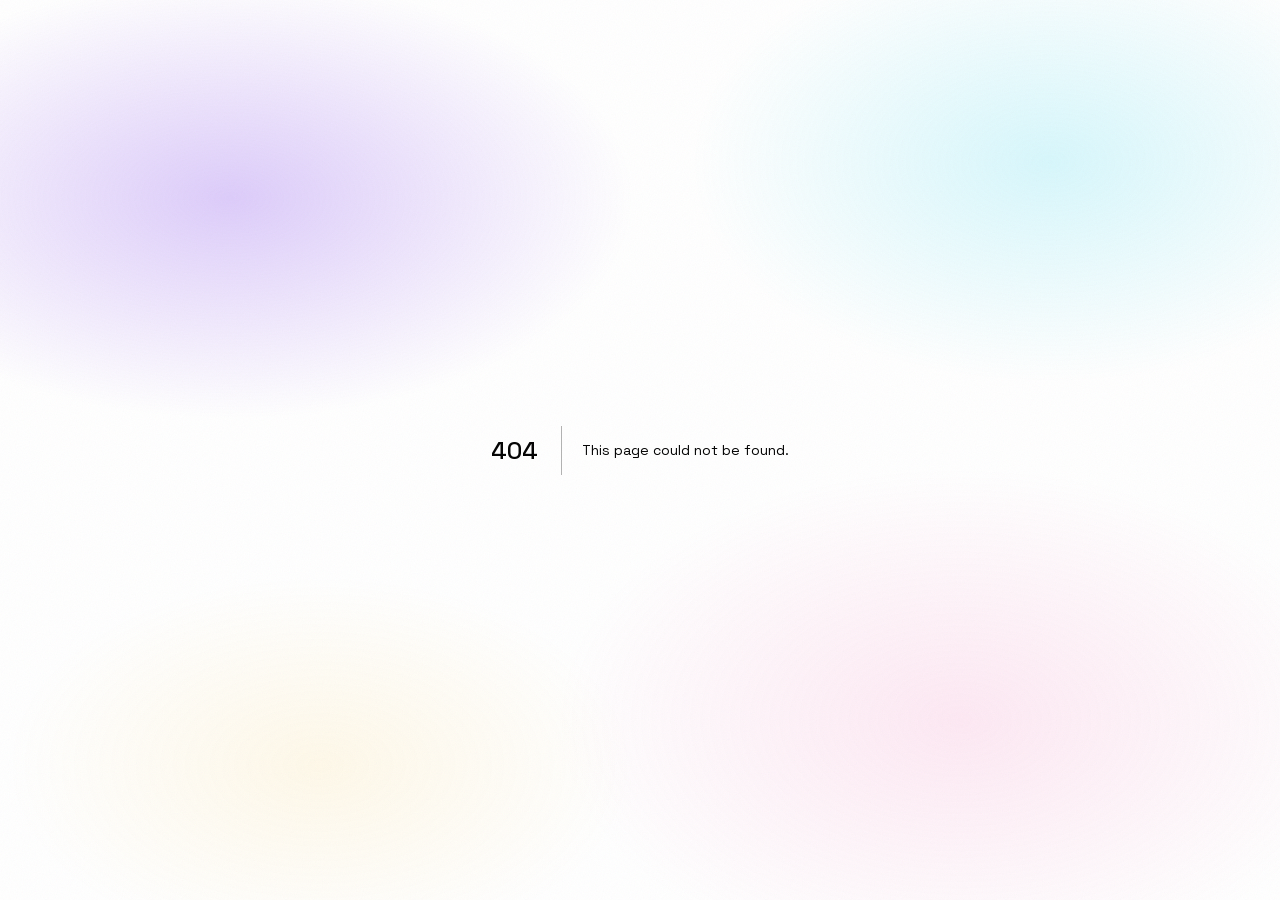
<file: 404/index.html>
<!DOCTYPE html><html lang="en" class="space_grotesk_d7b50fc5-module__qeW00a__variable inter_fe8b9d92-module__LINzvG__variable antialiased"><head><meta charSet="utf-8"/><meta name="viewport" content="width=device-width, initial-scale=1"/><link rel="stylesheet" href="/_next/static/chunks/2yo6b--t10zj8.css" data-precedence="next"/><link rel="preload" as="script" fetchPriority="low" href="/_next/static/chunks/1pvb0-k0k5dow.js"/><script src="/_next/static/chunks/3j27vzhmynpf5.js" async=""></script><script src="/_next/static/chunks/3jh1u-s3k0bkk.js" async=""></script><script src="/_next/static/chunks/1o-m9ax_2wld_.js" async=""></script><script src="/_next/static/chunks/2kqrbujyxigm8.js" async=""></script><script src="/_next/static/chunks/turbopack-3byfdr1xfbjph.js" async=""></script><script src="/_next/static/chunks/05-c3ty_6dwfk.js" async=""></script><script src="/_next/static/chunks/14mrh2-p_w84d.js" async=""></script><title>404: This page could not be found.</title><meta name="robots" content="noindex"/><meta name="next-size-adjust" content=""/><title>Timothy Munro Roberts — Technology Founder · Enterprise Architect · AI Platform Designer</title><meta name="description" content="Timothy Munro Roberts is a technology founder, enterprise architect, and platform designer with 25+ years building and scaling high-availability commerce and infrastructure platforms. He co-founded SAVVIS Communications (NASDAQ: SVVS; later acquired by CenturyLink for ~$3.4B), founded Intira (the first company to sell cloud computing as a service; lineage acquired by Verizon for ~$1.6B via Terremark), and took Phantom Entertainment, StationDigital, and HashingSpace public. Today he is CEO of Platformz and COO/CTO of FUR4."/><link rel="author" href="https://timothymunroroberts.com"/><meta name="author" content="Timothy Munro Roberts"/><meta name="keywords" content="Timothy Munro Roberts,Tim Roberts,SAVVIS founder,Intira,Savtira,Phantom Entertainment,Platformz,FUR4,enterprise architect,cloud computing pioneer,AI platform"/><meta name="robots" content="index, follow"/><link rel="canonical" href="https://timothymunroroberts.com/"/><meta property="og:title" content="Timothy Munro Roberts — Technology Founder · Enterprise Architect · AI Platform Designer"/><meta property="og:description" content="Timothy Munro Roberts is a technology founder, enterprise architect, and platform designer with 25+ years building and scaling high-availability commerce and infrastructure platforms. He co-founded SAVVIS Communications (NASDAQ: SVVS; later acquired by CenturyLink for ~$3.4B), founded Intira (the first company to sell cloud computing as a service; lineage acquired by Verizon for ~$1.6B via Terremark), and took Phantom Entertainment, StationDigital, and HashingSpace public. Today he is CEO of Platformz and COO/CTO of FUR4."/><meta property="og:url" content="https://timothymunroroberts.com/"/><meta property="og:site_name" content="Timothy Munro Roberts — Technology Founder · Enterprise Architect · AI Platform Designer"/><meta property="og:image" content="https://timothymunroroberts.com/og.png"/><meta property="og:image:width" content="1200"/><meta property="og:image:height" content="630"/><meta property="og:image:alt" content="Timothy Munro Roberts"/><meta property="og:type" content="profile"/><meta name="twitter:card" content="summary_large_image"/><meta name="twitter:title" content="Timothy Munro Roberts — Technology Founder · Enterprise Architect · AI Platform Designer"/><meta name="twitter:description" content="Timothy Munro Roberts is a technology founder, enterprise architect, and platform designer with 25+ years building and scaling high-availability commerce and infrastructure platforms. He co-founded SAVVIS Communications (NASDAQ: SVVS; later acquired by CenturyLink for ~$3.4B), founded Intira (the first company to sell cloud computing as a service; lineage acquired by Verizon for ~$1.6B via Terremark), and took Phantom Entertainment, StationDigital, and HashingSpace public. Today he is CEO of Platformz and COO/CTO of FUR4."/><meta name="twitter:image" content="https://timothymunroroberts.com/og.png"/><link rel="icon" href="/icon.svg?icon.36syc_q5130qh.svg" sizes="any" type="image/svg+xml"/><script src="/_next/static/chunks/0cz1d0mv5g_q7.js" noModule=""></script></head><body class="grain"><div hidden=""><!--$--><!--/$--></div><script type="application/ld+json">[{"@context":"https://schema.org","@type":"Person","@id":"https://timothymunroroberts.com/#person","name":"Timothy Munro Roberts","alternateName":["Tim Roberts","Timothy Roberts","Tim Munro Roberts"],"url":"https://timothymunroroberts.com","image":"https://timothymunroroberts.com/portrait.jpg","description":"Timothy Munro Roberts is a technology founder, enterprise architect, and platform designer with 25+ years building and scaling high-availability commerce and infrastructure platforms. He co-founded SAVVIS Communications (NASDAQ: SVVS; later acquired by CenturyLink for ~$3.4B), founded Intira (the first company to sell cloud computing as a service; lineage acquired by Verizon for ~$1.6B via Terremark), and took Phantom Entertainment, StationDigital, and HashingSpace public. Today he is CEO of Platformz and COO/CTO of FUR4.","jobTitle":"Chief Executive Officer & Chief Technology Officer","email":"mailto:tim@platformz.us","telephone":"+1-636-735-1657","worksFor":[{"@type":"Organization","name":"Platformz","url":"https://platformz.us"},{"@type":"Organization","name":"FUR4","url":"https://fur4.com"}],"alumniOf":[{"@type":"CollegeOrUniversity","name":"Missouri Valley College"},{"@type":"CollegeOrUniversity","name":"Missouri State University"}],"birthPlace":{"@type":"Place","name":"St. Louis, Missouri, USA"},"homeLocation":{"@type":"Place","name":"St. Louis, Missouri, USA"},"knowsAbout":["Enterprise software architecture","Cloud computing","Internet infrastructure","Data centers & managed hosting","Digital commerce","Omnichannel retail","Bitcoin & blockchain","AI platforms","Multi-tenant SaaS","Magento"],"award":["St. Louis Business Journal 30 Under 30","St. Louis Business Journal 40 Under 40","St. Louis Top 100 of the Millennium"],"sameAs":["https://www.linkedin.com/in/platformz","https://github.com/azaworld","https://platformz.us","https://fur4.com","https://www.phantom.net","https://builtbeforecloud.com","https://builtbeforecloud.com/about-tim"],"subjectOf":{"@type":"WebSite","name":"Built Before the Cloud","url":"https://builtbeforecloud.com","description":"The firsthand, research-supported story of Timothy Munro Roberts (Tim Roberts)—from Whackoland BBS to Savvis, Intira's NetSourcing and Platformz."}},{"@context":"https://schema.org","@type":"Organization","@id":"https://platformz.us/#org","name":"Platformz","url":"https://platformz.us","description":"A multi-tenant, enterprise-class commerce platform and agency powering consumer brands across pet, sports, and other verticals.","founder":{"@id":"https://timothymunroroberts.com/#person"},"sameAs":["https://builtbeforecloud.com/platformz"]},{"@context":"https://schema.org","@type":"Organization","@id":"https://fur4.com/#org","name":"FUR4","url":"https://fur4.com","description":"A premium pet-grooming brand led by the original inventor of the Furminator, and the production environment for Platformz."},{"@context":"https://schema.org","@type":"WebSite","@id":"https://timothymunroroberts.com/#website","url":"https://timothymunroroberts.com","name":"Timothy Munro Roberts — Official Site","about":{"@id":"https://timothymunroroberts.com/#person"},"inLanguage":"en-US"}]</script><div class="aurora-bg" aria-hidden="true"></div><div style="font-family:system-ui,&quot;Segoe UI&quot;,Roboto,Helvetica,Arial,sans-serif,&quot;Apple Color Emoji&quot;,&quot;Segoe UI Emoji&quot;;height:100vh;text-align:center;display:flex;flex-direction:column;align-items:center;justify-content:center"><div><style>body{color:#000;background:#fff;margin:0}.next-error-h1{border-right:1px solid rgba(0,0,0,.3)}@media (prefers-color-scheme:dark){body{color:#fff;background:#000}.next-error-h1{border-right:1px solid rgba(255,255,255,.3)}}</style><h1 class="next-error-h1" style="display:inline-block;margin:0 20px 0 0;padding:0 23px 0 0;font-size:24px;font-weight:500;vertical-align:top;line-height:49px">404</h1><div style="display:inline-block"><h2 style="font-size:14px;font-weight:400;line-height:49px;margin:0">This page could not be found.</h2></div></div></div><!--$--><!--/$--><script src="/_next/static/chunks/1pvb0-k0k5dow.js" id="_R_" async=""></script><script>(self.__next_f=self.__next_f||[]).push([0])</script><script>self.__next_f.push([1,"1:\"$Sreact.fragment\"\n9:I[68027,[\"/_next/static/chunks/05-c3ty_6dwfk.js\",\"/_next/static/chunks/14mrh2-p_w84d.js\"],\"default\",1]\n:HL[\"/_next/static/chunks/2yo6b--t10zj8.css\",\"style\"]\n2:Tc67,"])</script><script>self.__next_f.push([1,"[{\"@context\":\"https://schema.org\",\"@type\":\"Person\",\"@id\":\"https://timothymunroroberts.com/#person\",\"name\":\"Timothy Munro Roberts\",\"alternateName\":[\"Tim Roberts\",\"Timothy Roberts\",\"Tim Munro Roberts\"],\"url\":\"https://timothymunroroberts.com\",\"image\":\"https://timothymunroroberts.com/portrait.jpg\",\"description\":\"Timothy Munro Roberts is a technology founder, enterprise architect, and platform designer with 25+ years building and scaling high-availability commerce and infrastructure platforms. He co-founded SAVVIS Communications (NASDAQ: SVVS; later acquired by CenturyLink for ~$3.4B), founded Intira (the first company to sell cloud computing as a service; lineage acquired by Verizon for ~$1.6B via Terremark), and took Phantom Entertainment, StationDigital, and HashingSpace public. Today he is CEO of Platformz and COO/CTO of FUR4.\",\"jobTitle\":\"Chief Executive Officer \u0026 Chief Technology Officer\",\"email\":\"mailto:tim@platformz.us\",\"telephone\":\"+1-636-735-1657\",\"worksFor\":[{\"@type\":\"Organization\",\"name\":\"Platformz\",\"url\":\"https://platformz.us\"},{\"@type\":\"Organization\",\"name\":\"FUR4\",\"url\":\"https://fur4.com\"}],\"alumniOf\":[{\"@type\":\"CollegeOrUniversity\",\"name\":\"Missouri Valley College\"},{\"@type\":\"CollegeOrUniversity\",\"name\":\"Missouri State University\"}],\"birthPlace\":{\"@type\":\"Place\",\"name\":\"St. Louis, Missouri, USA\"},\"homeLocation\":{\"@type\":\"Place\",\"name\":\"St. Louis, Missouri, USA\"},\"knowsAbout\":[\"Enterprise software architecture\",\"Cloud computing\",\"Internet infrastructure\",\"Data centers \u0026 managed hosting\",\"Digital commerce\",\"Omnichannel retail\",\"Bitcoin \u0026 blockchain\",\"AI platforms\",\"Multi-tenant SaaS\",\"Magento\"],\"award\":[\"St. Louis Business Journal 30 Under 30\",\"St. Louis Business Journal 40 Under 40\",\"St. Louis Top 100 of the Millennium\"],\"sameAs\":[\"https://www.linkedin.com/in/platformz\",\"https://github.com/azaworld\",\"https://platformz.us\",\"https://fur4.com\",\"https://www.phantom.net\",\"https://builtbeforecloud.com\",\"https://builtbeforecloud.com/about-tim\"],\"subjectOf\":{\"@type\":\"WebSite\",\"name\":\"Built Before the Cloud\",\"url\":\"https://builtbeforecloud.com\",\"description\":\"The firsthand, research-supported story of Timothy Munro Roberts (Tim Roberts)—from Whackoland BBS to Savvis, Intira's NetSourcing and Platformz.\"}},{\"@context\":\"https://schema.org\",\"@type\":\"Organization\",\"@id\":\"https://platformz.us/#org\",\"name\":\"Platformz\",\"url\":\"https://platformz.us\",\"description\":\"A multi-tenant, enterprise-class commerce platform and agency powering consumer brands across pet, sports, and other verticals.\",\"founder\":{\"@id\":\"https://timothymunroroberts.com/#person\"},\"sameAs\":[\"https://builtbeforecloud.com/platformz\"]},{\"@context\":\"https://schema.org\",\"@type\":\"Organization\",\"@id\":\"https://fur4.com/#org\",\"name\":\"FUR4\",\"url\":\"https://fur4.com\",\"description\":\"A premium pet-grooming brand led by the original inventor of the Furminator, and the production environment for Platformz.\"},{\"@context\":\"https://schema.org\",\"@type\":\"WebSite\",\"@id\":\"https://timothymunroroberts.com/#website\",\"url\":\"https://timothymunroroberts.com\",\"name\":\"Timothy Munro Roberts — Official Site\",\"about\":{\"@id\":\"https://timothymunroroberts.com/#person\"},\"inLanguage\":\"en-US\"}]"])</script><script>self.__next_f.push([1,"0:{\"P\":null,\"c\":[\"\",\"_not-found\",\"\"],\"q\":\"\",\"i\":false,\"f\":[[[\"\",{\"children\":[\"/_not-found\",{\"children\":[\"__PAGE__\",{}]}]},\"$undefined\",\"$undefined\",16],[[\"$\",\"$1\",\"c\",{\"children\":[[[\"$\",\"link\",\"0\",{\"rel\":\"stylesheet\",\"href\":\"/_next/static/chunks/2yo6b--t10zj8.css\",\"precedence\":\"next\",\"crossOrigin\":\"$undefined\",\"nonce\":\"$undefined\"}],[\"$\",\"script\",\"script-0\",{\"src\":\"/_next/static/chunks/05-c3ty_6dwfk.js\",\"async\":true,\"nonce\":\"$undefined\"}],[\"$\",\"script\",\"script-1\",{\"src\":\"/_next/static/chunks/14mrh2-p_w84d.js\",\"async\":true,\"nonce\":\"$undefined\"}]],[\"$\",\"html\",null,{\"lang\":\"en\",\"className\":\"space_grotesk_d7b50fc5-module__qeW00a__variable inter_fe8b9d92-module__LINzvG__variable antialiased\",\"suppressHydrationWarning\":true,\"children\":[\"$\",\"body\",null,{\"className\":\"grain\",\"children\":[[\"$\",\"script\",null,{\"type\":\"application/ld+json\",\"dangerouslySetInnerHTML\":{\"__html\":\"$2\"}}],\"$L3\",\"$L4\"]}]}]]}],{\"children\":[\"$L5\",{\"children\":[\"$L6\",{},null,false,null]},null,false,\"$@7\"]},null,false,null],\"$L8\",false]],\"m\":\"$undefined\",\"G\":[\"$9\",[\"$La\"]],\"S\":true,\"h\":null,\"s\":\"$undefined\",\"l\":\"$undefined\",\"p\":\"$undefined\",\"d\":\"$undefined\",\"b\":\"YXJHbZlnj5XeFRCSqd8gn\"}\n"])</script><script>self.__next_f.push([1,"b:I[39756,[\"/_next/static/chunks/05-c3ty_6dwfk.js\",\"/_next/static/chunks/14mrh2-p_w84d.js\"],\"default\"]\nc:I[37457,[\"/_next/static/chunks/05-c3ty_6dwfk.js\",\"/_next/static/chunks/14mrh2-p_w84d.js\"],\"default\"]\nd:I[97367,[\"/_next/static/chunks/05-c3ty_6dwfk.js\",\"/_next/static/chunks/14mrh2-p_w84d.js\"],\"OutletBoundary\"]\ne:\"$Sreact.suspense\"\n11:I[97367,[\"/_next/static/chunks/05-c3ty_6dwfk.js\",\"/_next/static/chunks/14mrh2-p_w84d.js\"],\"ViewportBoundary\"]\n13:I[97367,[\"/_next/static/chunks/05-c3ty_6dwfk.js\",\"/_next/static/chunks/14mrh2-p_w84d.js\"],\"MetadataBoundary\"]\n3:[\"$\",\"div\",null,{\"className\":\"aurora-bg\",\"aria-hidden\":true}]\n"])</script><script>self.__next_f.push([1,"4:[\"$\",\"$Lb\",null,{\"parallelRouterKey\":\"children\",\"error\":\"$undefined\",\"errorStyles\":\"$undefined\",\"errorScripts\":\"$undefined\",\"template\":[\"$\",\"$Lc\",null,{}],\"templateStyles\":\"$undefined\",\"templateScripts\":\"$undefined\",\"notFound\":[[[\"$\",\"title\",null,{\"children\":\"404: This page could not be found.\"}],[\"$\",\"div\",null,{\"style\":{\"fontFamily\":\"system-ui,\\\"Segoe UI\\\",Roboto,Helvetica,Arial,sans-serif,\\\"Apple Color Emoji\\\",\\\"Segoe UI Emoji\\\"\",\"height\":\"100vh\",\"textAlign\":\"center\",\"display\":\"flex\",\"flexDirection\":\"column\",\"alignItems\":\"center\",\"justifyContent\":\"center\"},\"children\":[\"$\",\"div\",null,{\"children\":[[\"$\",\"style\",null,{\"dangerouslySetInnerHTML\":{\"__html\":\"body{color:#000;background:#fff;margin:0}.next-error-h1{border-right:1px solid rgba(0,0,0,.3)}@media (prefers-color-scheme:dark){body{color:#fff;background:#000}.next-error-h1{border-right:1px solid rgba(255,255,255,.3)}}\"}}],[\"$\",\"h1\",null,{\"className\":\"next-error-h1\",\"style\":{\"display\":\"inline-block\",\"margin\":\"0 20px 0 0\",\"padding\":\"0 23px 0 0\",\"fontSize\":24,\"fontWeight\":500,\"verticalAlign\":\"top\",\"lineHeight\":\"49px\"},\"children\":404}],[\"$\",\"div\",null,{\"style\":{\"display\":\"inline-block\"},\"children\":[\"$\",\"h2\",null,{\"style\":{\"fontSize\":14,\"fontWeight\":400,\"lineHeight\":\"49px\",\"margin\":0},\"children\":\"This page could not be found.\"}]}]]}]}]],[]],\"forbidden\":\"$undefined\",\"unauthorized\":\"$undefined\"}]\n"])</script><script>self.__next_f.push([1,"5:[\"$\",\"$1\",\"c\",{\"children\":[null,[\"$\",\"$Lb\",null,{\"parallelRouterKey\":\"children\",\"error\":\"$undefined\",\"errorStyles\":\"$undefined\",\"errorScripts\":\"$undefined\",\"template\":[\"$\",\"$Lc\",null,{}],\"templateStyles\":\"$undefined\",\"templateScripts\":\"$undefined\",\"notFound\":\"$undefined\",\"forbidden\":\"$undefined\",\"unauthorized\":\"$undefined\"}]]}]\n6:[\"$\",\"$1\",\"c\",{\"children\":[[[\"$\",\"title\",null,{\"children\":\"404: This page could not be found.\"}],[\"$\",\"div\",null,{\"style\":\"$4:props:notFound:0:1:props:style\",\"children\":[\"$\",\"div\",null,{\"children\":[[\"$\",\"style\",null,{\"dangerouslySetInnerHTML\":{\"__html\":\"body{color:#000;background:#fff;margin:0}.next-error-h1{border-right:1px solid rgba(0,0,0,.3)}@media (prefers-color-scheme:dark){body{color:#fff;background:#000}.next-error-h1{border-right:1px solid rgba(255,255,255,.3)}}\"}}],[\"$\",\"h1\",null,{\"className\":\"next-error-h1\",\"style\":\"$4:props:notFound:0:1:props:children:props:children:1:props:style\",\"children\":404}],[\"$\",\"div\",null,{\"style\":\"$4:props:notFound:0:1:props:children:props:children:2:props:style\",\"children\":[\"$\",\"h2\",null,{\"style\":\"$4:props:notFound:0:1:props:children:props:children:2:props:children:props:style\",\"children\":\"This page could not be found.\"}]}]]}]}]],null,[\"$\",\"$Ld\",null,{\"children\":[\"$\",\"$e\",null,{\"name\":\"Next.MetadataOutlet\",\"children\":\"$@f\"}]}]]}]\n10:[]\n7:\"$W10\"\n8:[\"$\",\"$1\",\"h\",{\"children\":[[\"$\",\"meta\",null,{\"name\":\"robots\",\"content\":\"noindex\"}],[\"$\",\"$L11\",null,{\"children\":\"$L12\"}],[\"$\",\"div\",null,{\"hidden\":true,\"children\":[\"$\",\"$L13\",null,{\"children\":[\"$\",\"$e\",null,{\"name\":\"Next.Metadata\",\"children\":\"$L14\"}]}]}],[\"$\",\"meta\",null,{\"name\":\"next-size-adjust\",\"content\":\"\"}]]}]\na:[\"$\",\"link\",\"0\",{\"rel\":\"stylesheet\",\"href\":\"/_next/static/chunks/2yo6b--t10zj8.css\",\"precedence\":\"next\",\"crossOrigin\":\"$undefined\",\"nonce\":\"$undefined\"}]\n"])</script><script>self.__next_f.push([1,"12:[[\"$\",\"meta\",\"0\",{\"charSet\":\"utf-8\"}],[\"$\",\"meta\",\"1\",{\"name\":\"viewport\",\"content\":\"width=device-width, initial-scale=1\"}]]\n"])</script><script>self.__next_f.push([1,"15:I[27201,[\"/_next/static/chunks/05-c3ty_6dwfk.js\",\"/_next/static/chunks/14mrh2-p_w84d.js\"],\"IconMark\"]\nf:null\n"])</script><script>self.__next_f.push([1,"14:[[\"$\",\"title\",\"0\",{\"children\":\"Timothy Munro Roberts — Technology Founder · Enterprise Architect · AI Platform Designer\"}],[\"$\",\"meta\",\"1\",{\"name\":\"description\",\"content\":\"Timothy Munro Roberts is a technology founder, enterprise architect, and platform designer with 25+ years building and scaling high-availability commerce and infrastructure platforms. He co-founded SAVVIS Communications (NASDAQ: SVVS; later acquired by CenturyLink for ~$3.4B), founded Intira (the first company to sell cloud computing as a service; lineage acquired by Verizon for ~$1.6B via Terremark), and took Phantom Entertainment, StationDigital, and HashingSpace public. Today he is CEO of Platformz and COO/CTO of FUR4.\"}],[\"$\",\"link\",\"2\",{\"rel\":\"author\",\"href\":\"https://timothymunroroberts.com\"}],[\"$\",\"meta\",\"3\",{\"name\":\"author\",\"content\":\"Timothy Munro Roberts\"}],[\"$\",\"meta\",\"4\",{\"name\":\"keywords\",\"content\":\"Timothy Munro Roberts,Tim Roberts,SAVVIS founder,Intira,Savtira,Phantom Entertainment,Platformz,FUR4,enterprise architect,cloud computing pioneer,AI platform\"}],[\"$\",\"meta\",\"5\",{\"name\":\"robots\",\"content\":\"index, follow\"}],[\"$\",\"link\",\"6\",{\"rel\":\"canonical\",\"href\":\"https://timothymunroroberts.com/\"}],[\"$\",\"meta\",\"7\",{\"property\":\"og:title\",\"content\":\"Timothy Munro Roberts — Technology Founder · Enterprise Architect · AI Platform Designer\"}],[\"$\",\"meta\",\"8\",{\"property\":\"og:description\",\"content\":\"Timothy Munro Roberts is a technology founder, enterprise architect, and platform designer with 25+ years building and scaling high-availability commerce and infrastructure platforms. He co-founded SAVVIS Communications (NASDAQ: SVVS; later acquired by CenturyLink for ~$3.4B), founded Intira (the first company to sell cloud computing as a service; lineage acquired by Verizon for ~$1.6B via Terremark), and took Phantom Entertainment, StationDigital, and HashingSpace public. Today he is CEO of Platformz and COO/CTO of FUR4.\"}],[\"$\",\"meta\",\"9\",{\"property\":\"og:url\",\"content\":\"https://timothymunroroberts.com/\"}],[\"$\",\"meta\",\"10\",{\"property\":\"og:site_name\",\"content\":\"Timothy Munro Roberts — Technology Founder · Enterprise Architect · AI Platform Designer\"}],[\"$\",\"meta\",\"11\",{\"property\":\"og:image\",\"content\":\"https://timothymunroroberts.com/og.png\"}],[\"$\",\"meta\",\"12\",{\"property\":\"og:image:width\",\"content\":\"1200\"}],[\"$\",\"meta\",\"13\",{\"property\":\"og:image:height\",\"content\":\"630\"}],[\"$\",\"meta\",\"14\",{\"property\":\"og:image:alt\",\"content\":\"Timothy Munro Roberts\"}],[\"$\",\"meta\",\"15\",{\"property\":\"og:type\",\"content\":\"profile\"}],[\"$\",\"meta\",\"16\",{\"name\":\"twitter:card\",\"content\":\"summary_large_image\"}],[\"$\",\"meta\",\"17\",{\"name\":\"twitter:title\",\"content\":\"Timothy Munro Roberts — Technology Founder · Enterprise Architect · AI Platform Designer\"}],[\"$\",\"meta\",\"18\",{\"name\":\"twitter:description\",\"content\":\"Timothy Munro Roberts is a technology founder, enterprise architect, and platform designer with 25+ years building and scaling high-availability commerce and infrastructure platforms. He co-founded SAVVIS Communications (NASDAQ: SVVS; later acquired by CenturyLink for ~$3.4B), founded Intira (the first company to sell cloud computing as a service; lineage acquired by Verizon for ~$1.6B via Terremark), and took Phantom Entertainment, StationDigital, and HashingSpace public. Today he is CEO of Platformz and COO/CTO of FUR4.\"}],[\"$\",\"meta\",\"19\",{\"name\":\"twitter:image\",\"content\":\"https://timothymunroroberts.com/og.png\"}],[\"$\",\"link\",\"20\",{\"rel\":\"icon\",\"href\":\"/icon.svg?icon.36syc_q5130qh.svg\",\"sizes\":\"any\",\"type\":\"image/svg+xml\"}],[\"$\",\"$L15\",\"21\",{}]]\n"])</script></body></html>
</file>
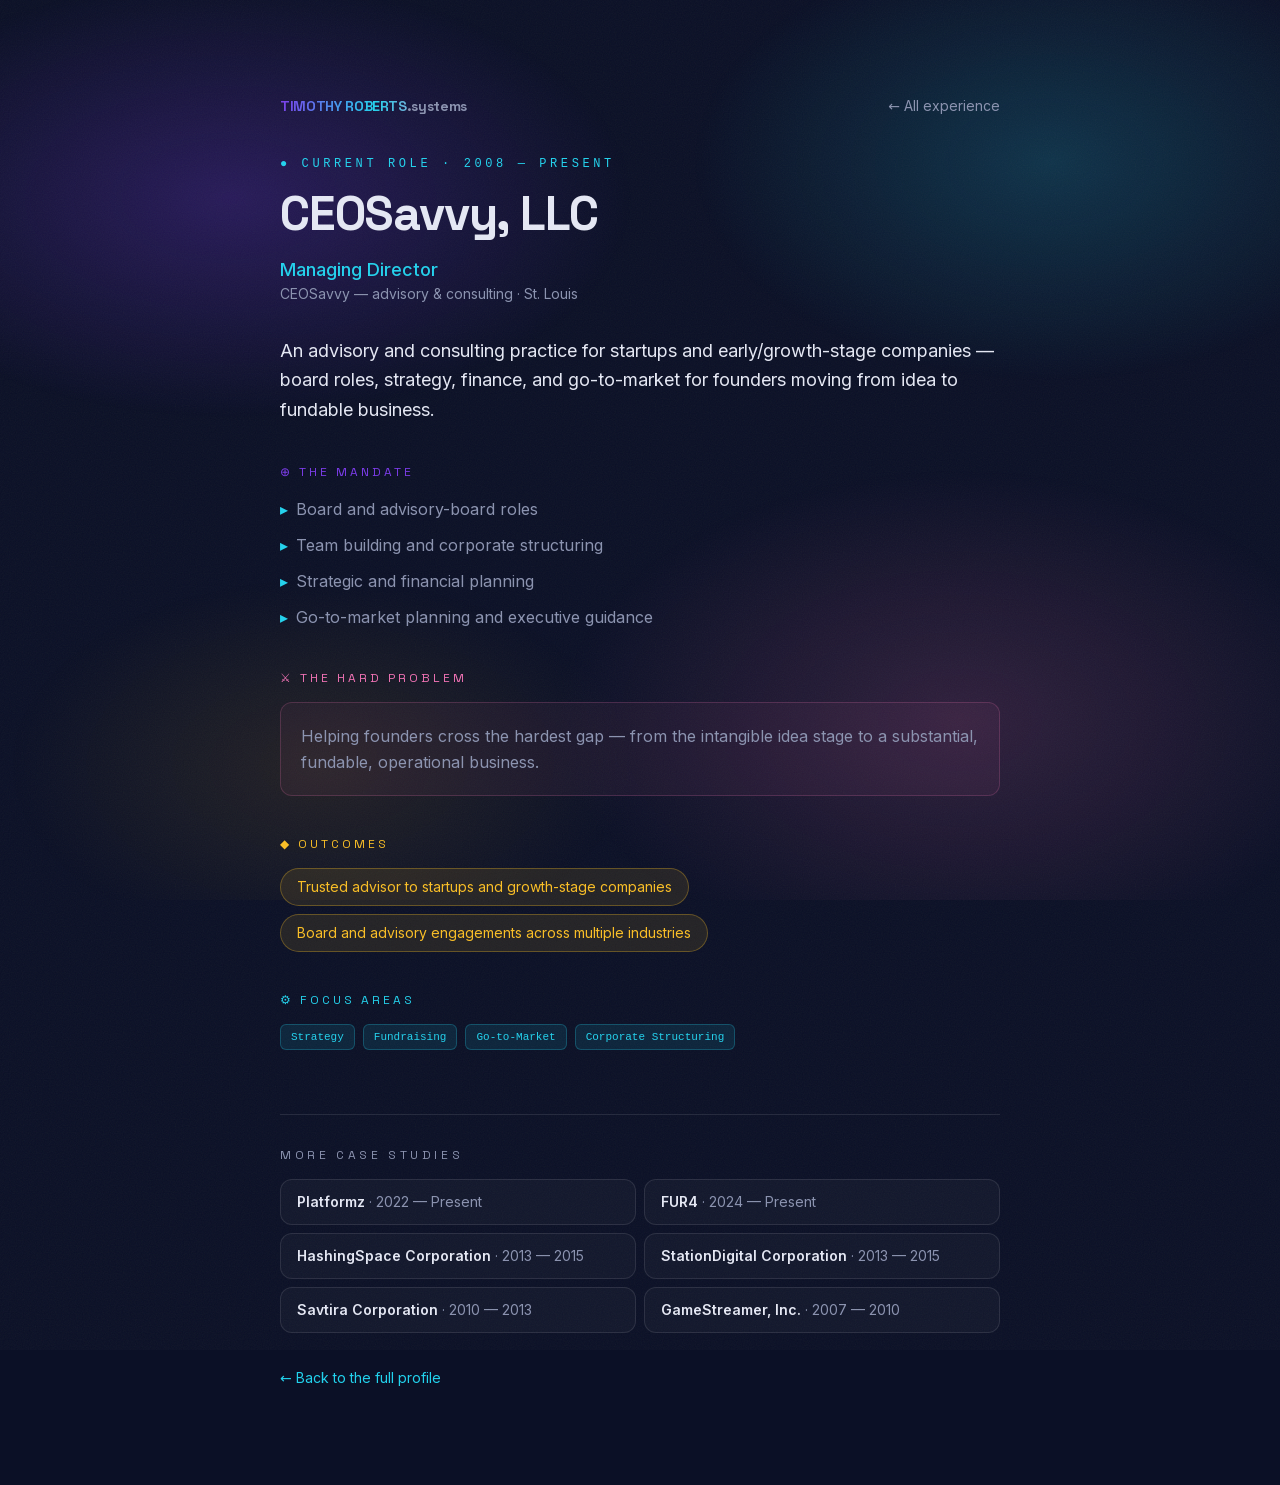
<file: story/ceosavvy/index.html>
<!DOCTYPE html><html lang="en" class="space_grotesk_d7b50fc5-module__qeW00a__variable inter_fe8b9d92-module__LINzvG__variable antialiased"><head><meta charSet="utf-8"/><meta name="viewport" content="width=device-width, initial-scale=1"/><link rel="preload" href="/_next/static/media/0c89a48fa5027cee-s.p.2cyn07wtgehh0.woff2" as="font" crossorigin="" type="font/woff2"/><link rel="preload" href="/_next/static/media/83afe278b6a6bb3c-s.p.2bn3s6zvc0dyp.woff2" as="font" crossorigin="" type="font/woff2"/><link rel="stylesheet" href="/_next/static/chunks/2yo6b--t10zj8.css" data-precedence="next"/><link rel="preload" as="script" fetchPriority="low" href="/_next/static/chunks/1pvb0-k0k5dow.js"/><script src="/_next/static/chunks/3j27vzhmynpf5.js" async=""></script><script src="/_next/static/chunks/3jh1u-s3k0bkk.js" async=""></script><script src="/_next/static/chunks/1o-m9ax_2wld_.js" async=""></script><script src="/_next/static/chunks/2kqrbujyxigm8.js" async=""></script><script src="/_next/static/chunks/turbopack-3byfdr1xfbjph.js" async=""></script><script src="/_next/static/chunks/05-c3ty_6dwfk.js" async=""></script><script src="/_next/static/chunks/14mrh2-p_w84d.js" async=""></script><script src="/_next/static/chunks/0yz-2zz_t4sc5.js" async=""></script><meta name="next-size-adjust" content=""/><title>CEOSavvy, LLC — Managing Director | Timothy Munro Roberts</title><meta name="description" content="An advisory and consulting practice for startups and early/growth-stage companies — board roles, strategy, finance, and go-to-market for founders moving from idea to fundable business."/><link rel="author" href="https://timothymunroroberts.com"/><meta name="author" content="Timothy Munro Roberts"/><meta name="keywords" content="Timothy Munro Roberts,Tim Roberts,SAVVIS founder,Intira,Savtira,Phantom Entertainment,Platformz,FUR4,enterprise architect,cloud computing pioneer,AI platform"/><meta name="robots" content="index, follow"/><link rel="canonical" href="https://timothymunroroberts.com/story/ceosavvy/"/><meta property="og:title" content="CEOSavvy, LLC — Managing Director | Timothy Munro Roberts"/><meta property="og:description" content="An advisory and consulting practice for startups and early/growth-stage companies — board roles, strategy, finance, and go-to-market for founders moving from idea to fundable business."/><meta property="og:url" content="https://timothymunroroberts.com/story/ceosavvy/"/><meta property="og:image" content="https://timothymunroroberts.com/og.png"/><meta property="og:image:width" content="1200"/><meta property="og:image:height" content="630"/><meta property="og:image:alt" content="Timothy Munro Roberts"/><meta property="og:type" content="article"/><meta name="twitter:card" content="summary_large_image"/><meta name="twitter:title" content="CEOSavvy, LLC — Managing Director | Timothy Munro Roberts"/><meta name="twitter:description" content="An advisory and consulting practice for startups and early/growth-stage companies — board roles, strategy, finance, and go-to-market for founders moving from idea to fundable business."/><meta name="twitter:image" content="https://timothymunroroberts.com/og.png"/><link rel="icon" href="/icon.svg?icon.36syc_q5130qh.svg" sizes="any" type="image/svg+xml"/><script src="/_next/static/chunks/0cz1d0mv5g_q7.js" noModule=""></script></head><body class="grain"><div hidden=""><!--$--><!--/$--></div><script type="application/ld+json">[{"@context":"https://schema.org","@type":"Person","@id":"https://timothymunroroberts.com/#person","name":"Timothy Munro Roberts","alternateName":["Tim Roberts","Timothy Roberts","Tim Munro Roberts"],"url":"https://timothymunroroberts.com","image":"https://timothymunroroberts.com/portrait.jpg","description":"Timothy Munro Roberts is a technology founder, enterprise architect, and platform designer with 25+ years building and scaling high-availability commerce and infrastructure platforms. He co-founded SAVVIS Communications (NASDAQ: SVVS; later acquired by CenturyLink for ~$3.4B), founded Intira (the first company to sell cloud computing as a service; lineage acquired by Verizon for ~$1.6B via Terremark), and took Phantom Entertainment, StationDigital, and HashingSpace public. Today he is CEO of Platformz and COO/CTO of FUR4.","jobTitle":"Chief Executive Officer & Chief Technology Officer","email":"mailto:tim@platformz.us","telephone":"+1-636-735-1657","worksFor":[{"@type":"Organization","name":"Platformz","url":"https://platformz.us"},{"@type":"Organization","name":"FUR4","url":"https://fur4.com"}],"alumniOf":[{"@type":"CollegeOrUniversity","name":"Missouri Valley College"},{"@type":"CollegeOrUniversity","name":"Missouri State University"}],"birthPlace":{"@type":"Place","name":"St. Louis, Missouri, USA"},"homeLocation":{"@type":"Place","name":"St. Louis, Missouri, USA"},"knowsAbout":["Enterprise software architecture","Cloud computing","Internet infrastructure","Data centers & managed hosting","Digital commerce","Omnichannel retail","Bitcoin & blockchain","AI platforms","Multi-tenant SaaS","Magento"],"award":["St. Louis Business Journal 30 Under 30","St. Louis Business Journal 40 Under 40","St. Louis Top 100 of the Millennium"],"sameAs":["https://www.linkedin.com/in/platformz","https://github.com/azaworld","https://platformz.us","https://fur4.com","https://www.phantom.net","https://builtbeforecloud.com","https://builtbeforecloud.com/about-tim"],"subjectOf":{"@type":"WebSite","name":"Built Before the Cloud","url":"https://builtbeforecloud.com","description":"The firsthand, research-supported story of Timothy Munro Roberts (Tim Roberts)—from Whackoland BBS to Savvis, Intira's NetSourcing and Platformz."}},{"@context":"https://schema.org","@type":"Organization","@id":"https://platformz.us/#org","name":"Platformz","url":"https://platformz.us","description":"A multi-tenant, enterprise-class commerce platform and agency powering consumer brands across pet, sports, and other verticals.","founder":{"@id":"https://timothymunroroberts.com/#person"},"sameAs":["https://builtbeforecloud.com/platformz"]},{"@context":"https://schema.org","@type":"Organization","@id":"https://fur4.com/#org","name":"FUR4","url":"https://fur4.com","description":"A premium pet-grooming brand led by the original inventor of the Furminator, and the production environment for Platformz."},{"@context":"https://schema.org","@type":"WebSite","@id":"https://timothymunroroberts.com/#website","url":"https://timothymunroroberts.com","name":"Timothy Munro Roberts — Official Site","about":{"@id":"https://timothymunroroberts.com/#person"},"inLanguage":"en-US"}]</script><div class="aurora-bg" aria-hidden="true"></div><script type="application/ld+json">[{"@context":"https://schema.org","@type":"Article","@id":"https://timothymunroroberts.com/story/ceosavvy/#article","headline":"CEOSavvy, LLC — Managing Director","description":"An advisory and consulting practice for startups and early/growth-stage companies — board roles, strategy, finance, and go-to-market for founders moving from idea to fundable business.","image":"https://timothymunroroberts.com/portrait.jpg","author":{"@type":"Person","@id":"https://timothymunroroberts.com/#person","name":"Timothy Munro Roberts","url":"https://timothymunroroberts.com"},"publisher":{"@type":"Person","@id":"https://timothymunroroberts.com/#person","name":"Timothy Munro Roberts"},"about":{"@id":"https://timothymunroroberts.com/#person"},"mainEntityOfPage":"https://timothymunroroberts.com/story/ceosavvy/","articleSection":"CEOSavvy — advisory & consulting · St. Louis","keywords":"Strategy, Fundraising, Go-to-Market, Corporate Structuring"},{"@context":"https://schema.org","@type":"BreadcrumbList","itemListElement":[{"@type":"ListItem","position":1,"name":"Timothy Munro Roberts","item":"https://timothymunroroberts.com/"},{"@type":"ListItem","position":2,"name":"Story","item":"https://timothymunroroberts.com/#missions"},{"@type":"ListItem","position":3,"name":"CEOSavvy, LLC","item":"https://timothymunroroberts.com/story/ceosavvy/"}]}]</script><main class="mx-auto w-full max-w-3xl px-6 py-16 sm:py-24"><nav class="mb-10 flex items-center justify-between text-sm"><a class="font-display font-bold tracking-tight" href="/"><span class="text-aurora">TIMOTHY ROBERTS</span><span class="text-muted">.systems</span></a><a class="text-muted transition-colors hover:text-cyan" href="/#missions">← All experience</a></nav><article><p class="font-mono text-xs uppercase tracking-[0.3em] text-cyan">● current role<!-- --> · <!-- -->2008 — Present</p><h1 class="font-display mt-3 text-4xl font-bold leading-tight tracking-tight sm:text-5xl">CEOSavvy, LLC</h1><p class="mt-3 text-lg font-medium text-cyan">Managing Director</p><p class="text-sm text-muted">CEOSavvy — advisory &amp; consulting · St. Louis</p><p class="mt-8 text-lg leading-relaxed text-text">An advisory and consulting practice for startups and early/growth-stage companies — board roles, strategy, finance, and go-to-market for founders moving from idea to fundable business.</p><section class="mt-10"><h2 class="font-mono text-xs uppercase tracking-[0.25em] text-violet">⊕ The mandate</h2><ul class="mt-4 space-y-2.5"><li class="flex gap-2 leading-relaxed text-muted"><span class="text-cyan" aria-hidden="true">▸</span>Board and advisory-board roles</li><li class="flex gap-2 leading-relaxed text-muted"><span class="text-cyan" aria-hidden="true">▸</span>Team building and corporate structuring</li><li class="flex gap-2 leading-relaxed text-muted"><span class="text-cyan" aria-hidden="true">▸</span>Strategic and financial planning</li><li class="flex gap-2 leading-relaxed text-muted"><span class="text-cyan" aria-hidden="true">▸</span>Go-to-market planning and executive guidance</li></ul></section><section class="mt-10"><h2 class="font-mono text-xs uppercase tracking-[0.25em] text-magenta">⚔ The hard problem</h2><p class="mt-4 rounded-xl border border-magenta/20 bg-magenta/5 p-5 leading-relaxed text-muted">Helping founders cross the hardest gap — from the intangible idea stage to a substantial, fundable, operational business.</p></section><section class="mt-10"><h2 class="font-mono text-xs uppercase tracking-[0.25em] text-amber">◆ Outcomes</h2><ul class="mt-4 flex flex-wrap gap-2"><li class="rounded-full border border-amber/30 bg-amber/10 px-4 py-2 text-sm text-amber">Trusted advisor to startups and growth-stage companies</li><li class="rounded-full border border-amber/30 bg-amber/10 px-4 py-2 text-sm text-amber">Board and advisory engagements across multiple industries</li></ul></section><section class="mt-10"><h2 class="font-mono text-xs uppercase tracking-[0.25em] text-cyan">⚙ Focus areas</h2><ul class="mt-4 flex flex-wrap gap-2"><li class="rounded-md border border-cyan/25 bg-cyan/10 px-2.5 py-1 font-mono text-[11px] text-cyan">Strategy</li><li class="rounded-md border border-cyan/25 bg-cyan/10 px-2.5 py-1 font-mono text-[11px] text-cyan">Fundraising</li><li class="rounded-md border border-cyan/25 bg-cyan/10 px-2.5 py-1 font-mono text-[11px] text-cyan">Go-to-Market</li><li class="rounded-md border border-cyan/25 bg-cyan/10 px-2.5 py-1 font-mono text-[11px] text-cyan">Corporate Structuring</li></ul></section></article><aside class="mt-16 border-t border-white/10 pt-8"><h2 class="font-mono text-xs uppercase tracking-[0.3em] text-muted">More case studies</h2><ul class="mt-4 grid gap-2 sm:grid-cols-2"><li><a class="block rounded-xl border border-white/10 bg-white/[0.03] px-4 py-3 text-sm transition-colors hover:border-cyan/40 hover:text-cyan" href="/story/platformz/"><span class="font-semibold">Platformz</span><span class="ml-1 text-muted">· <!-- -->2022 — Present</span></a></li><li><a class="block rounded-xl border border-white/10 bg-white/[0.03] px-4 py-3 text-sm transition-colors hover:border-cyan/40 hover:text-cyan" href="/story/fur4/"><span class="font-semibold">FUR4</span><span class="ml-1 text-muted">· <!-- -->2024 — Present</span></a></li><li><a class="block rounded-xl border border-white/10 bg-white/[0.03] px-4 py-3 text-sm transition-colors hover:border-cyan/40 hover:text-cyan" href="/story/hashingspace/"><span class="font-semibold">HashingSpace Corporation</span><span class="ml-1 text-muted">· <!-- -->2013 — 2015</span></a></li><li><a class="block rounded-xl border border-white/10 bg-white/[0.03] px-4 py-3 text-sm transition-colors hover:border-cyan/40 hover:text-cyan" href="/story/stationdigital/"><span class="font-semibold">StationDigital Corporation</span><span class="ml-1 text-muted">· <!-- -->2013 — 2015</span></a></li><li><a class="block rounded-xl border border-white/10 bg-white/[0.03] px-4 py-3 text-sm transition-colors hover:border-cyan/40 hover:text-cyan" href="/story/savtira/"><span class="font-semibold">Savtira Corporation</span><span class="ml-1 text-muted">· <!-- -->2010 — 2013</span></a></li><li><a class="block rounded-xl border border-white/10 bg-white/[0.03] px-4 py-3 text-sm transition-colors hover:border-cyan/40 hover:text-cyan" href="/story/gamestreamer/"><span class="font-semibold">GameStreamer, Inc.</span><span class="ml-1 text-muted">· <!-- -->2007 — 2010</span></a></li></ul><p class="mt-8"><a class="text-sm text-cyan hover:underline" href="/">← Back to the full profile</a></p></aside></main><!--$--><!--/$--><script src="/_next/static/chunks/1pvb0-k0k5dow.js" id="_R_" async=""></script><script>(self.__next_f=self.__next_f||[]).push([0])</script><script>self.__next_f.push([1,"1:\"$Sreact.fragment\"\na:I[68027,[\"/_next/static/chunks/05-c3ty_6dwfk.js\",\"/_next/static/chunks/14mrh2-p_w84d.js\"],\"default\",1]\n:HL[\"/_next/static/chunks/2yo6b--t10zj8.css\",\"style\"]\n:HL[\"/_next/static/media/0c89a48fa5027cee-s.p.2cyn07wtgehh0.woff2\",\"font\",{\"crossOrigin\":\"\",\"type\":\"font/woff2\"}]\n:HL[\"/_next/static/media/83afe278b6a6bb3c-s.p.2bn3s6zvc0dyp.woff2\",\"font\",{\"crossOrigin\":\"\",\"type\":\"font/woff2\"}]\n2:Tc67,"])</script><script>self.__next_f.push([1,"[{\"@context\":\"https://schema.org\",\"@type\":\"Person\",\"@id\":\"https://timothymunroroberts.com/#person\",\"name\":\"Timothy Munro Roberts\",\"alternateName\":[\"Tim Roberts\",\"Timothy Roberts\",\"Tim Munro Roberts\"],\"url\":\"https://timothymunroroberts.com\",\"image\":\"https://timothymunroroberts.com/portrait.jpg\",\"description\":\"Timothy Munro Roberts is a technology founder, enterprise architect, and platform designer with 25+ years building and scaling high-availability commerce and infrastructure platforms. He co-founded SAVVIS Communications (NASDAQ: SVVS; later acquired by CenturyLink for ~$3.4B), founded Intira (the first company to sell cloud computing as a service; lineage acquired by Verizon for ~$1.6B via Terremark), and took Phantom Entertainment, StationDigital, and HashingSpace public. Today he is CEO of Platformz and COO/CTO of FUR4.\",\"jobTitle\":\"Chief Executive Officer \u0026 Chief Technology Officer\",\"email\":\"mailto:tim@platformz.us\",\"telephone\":\"+1-636-735-1657\",\"worksFor\":[{\"@type\":\"Organization\",\"name\":\"Platformz\",\"url\":\"https://platformz.us\"},{\"@type\":\"Organization\",\"name\":\"FUR4\",\"url\":\"https://fur4.com\"}],\"alumniOf\":[{\"@type\":\"CollegeOrUniversity\",\"name\":\"Missouri Valley College\"},{\"@type\":\"CollegeOrUniversity\",\"name\":\"Missouri State University\"}],\"birthPlace\":{\"@type\":\"Place\",\"name\":\"St. Louis, Missouri, USA\"},\"homeLocation\":{\"@type\":\"Place\",\"name\":\"St. Louis, Missouri, USA\"},\"knowsAbout\":[\"Enterprise software architecture\",\"Cloud computing\",\"Internet infrastructure\",\"Data centers \u0026 managed hosting\",\"Digital commerce\",\"Omnichannel retail\",\"Bitcoin \u0026 blockchain\",\"AI platforms\",\"Multi-tenant SaaS\",\"Magento\"],\"award\":[\"St. Louis Business Journal 30 Under 30\",\"St. Louis Business Journal 40 Under 40\",\"St. Louis Top 100 of the Millennium\"],\"sameAs\":[\"https://www.linkedin.com/in/platformz\",\"https://github.com/azaworld\",\"https://platformz.us\",\"https://fur4.com\",\"https://www.phantom.net\",\"https://builtbeforecloud.com\",\"https://builtbeforecloud.com/about-tim\"],\"subjectOf\":{\"@type\":\"WebSite\",\"name\":\"Built Before the Cloud\",\"url\":\"https://builtbeforecloud.com\",\"description\":\"The firsthand, research-supported story of Timothy Munro Roberts (Tim Roberts)—from Whackoland BBS to Savvis, Intira's NetSourcing and Platformz.\"}},{\"@context\":\"https://schema.org\",\"@type\":\"Organization\",\"@id\":\"https://platformz.us/#org\",\"name\":\"Platformz\",\"url\":\"https://platformz.us\",\"description\":\"A multi-tenant, enterprise-class commerce platform and agency powering consumer brands across pet, sports, and other verticals.\",\"founder\":{\"@id\":\"https://timothymunroroberts.com/#person\"},\"sameAs\":[\"https://builtbeforecloud.com/platformz\"]},{\"@context\":\"https://schema.org\",\"@type\":\"Organization\",\"@id\":\"https://fur4.com/#org\",\"name\":\"FUR4\",\"url\":\"https://fur4.com\",\"description\":\"A premium pet-grooming brand led by the original inventor of the Furminator, and the production environment for Platformz.\"},{\"@context\":\"https://schema.org\",\"@type\":\"WebSite\",\"@id\":\"https://timothymunroroberts.com/#website\",\"url\":\"https://timothymunroroberts.com\",\"name\":\"Timothy Munro Roberts — Official Site\",\"about\":{\"@id\":\"https://timothymunroroberts.com/#person\"},\"inLanguage\":\"en-US\"}]"])</script><script>self.__next_f.push([1,"0:{\"P\":null,\"c\":[\"\",\"story\",\"ceosavvy\",\"\"],\"q\":\"\",\"i\":false,\"f\":[[[\"\",{\"children\":[\"story\",{\"children\":[[\"slug\",\"ceosavvy\",\"d\",null],{\"children\":[\"__PAGE__\",{}]}]}]},\"$undefined\",\"$undefined\",16],[[\"$\",\"$1\",\"c\",{\"children\":[[[\"$\",\"link\",\"0\",{\"rel\":\"stylesheet\",\"href\":\"/_next/static/chunks/2yo6b--t10zj8.css\",\"precedence\":\"next\",\"crossOrigin\":\"$undefined\",\"nonce\":\"$undefined\"}],[\"$\",\"script\",\"script-0\",{\"src\":\"/_next/static/chunks/05-c3ty_6dwfk.js\",\"async\":true,\"nonce\":\"$undefined\"}],[\"$\",\"script\",\"script-1\",{\"src\":\"/_next/static/chunks/14mrh2-p_w84d.js\",\"async\":true,\"nonce\":\"$undefined\"}]],[\"$\",\"html\",null,{\"lang\":\"en\",\"className\":\"space_grotesk_d7b50fc5-module__qeW00a__variable inter_fe8b9d92-module__LINzvG__variable antialiased\",\"suppressHydrationWarning\":true,\"children\":[\"$\",\"body\",null,{\"className\":\"grain\",\"children\":[[\"$\",\"script\",null,{\"type\":\"application/ld+json\",\"dangerouslySetInnerHTML\":{\"__html\":\"$2\"}}],\"$L3\",\"$L4\"]}]}]]}],{\"children\":[\"$L5\",{\"children\":[\"$L6\",{\"children\":[\"$L7\",{},null,false,null]},null,false,\"$@8\"]},null,false,\"$@8\"]},null,false,null],\"$L9\",false]],\"m\":\"$undefined\",\"G\":[\"$a\",[\"$Lb\"]],\"S\":true,\"h\":null,\"s\":\"$undefined\",\"l\":\"$undefined\",\"p\":\"$undefined\",\"d\":\"$undefined\",\"b\":\"YXJHbZlnj5XeFRCSqd8gn\"}\n"])</script><script>self.__next_f.push([1,"c:I[39756,[\"/_next/static/chunks/05-c3ty_6dwfk.js\",\"/_next/static/chunks/14mrh2-p_w84d.js\"],\"default\"]\nd:I[37457,[\"/_next/static/chunks/05-c3ty_6dwfk.js\",\"/_next/static/chunks/14mrh2-p_w84d.js\"],\"default\"]\nf:I[97367,[\"/_next/static/chunks/05-c3ty_6dwfk.js\",\"/_next/static/chunks/14mrh2-p_w84d.js\"],\"OutletBoundary\"]\n10:\"$Sreact.suspense\"\n13:I[97367,[\"/_next/static/chunks/05-c3ty_6dwfk.js\",\"/_next/static/chunks/14mrh2-p_w84d.js\"],\"ViewportBoundary\"]\n15:I[97367,[\"/_next/static/chunks/05-c3ty_6dwfk.js\",\"/_next/static/chunks/14mrh2-p_w84d.js\"],\"MetadataBoundary\"]\n3:[\"$\",\"div\",null,{\"className\":\"aurora-bg\",\"aria-hidden\":true}]\n"])</script><script>self.__next_f.push([1,"4:[\"$\",\"$Lc\",null,{\"parallelRouterKey\":\"children\",\"error\":\"$undefined\",\"errorStyles\":\"$undefined\",\"errorScripts\":\"$undefined\",\"template\":[\"$\",\"$Ld\",null,{}],\"templateStyles\":\"$undefined\",\"templateScripts\":\"$undefined\",\"notFound\":[[[\"$\",\"title\",null,{\"children\":\"404: This page could not be found.\"}],[\"$\",\"div\",null,{\"style\":{\"fontFamily\":\"system-ui,\\\"Segoe UI\\\",Roboto,Helvetica,Arial,sans-serif,\\\"Apple Color Emoji\\\",\\\"Segoe UI Emoji\\\"\",\"height\":\"100vh\",\"textAlign\":\"center\",\"display\":\"flex\",\"flexDirection\":\"column\",\"alignItems\":\"center\",\"justifyContent\":\"center\"},\"children\":[\"$\",\"div\",null,{\"children\":[[\"$\",\"style\",null,{\"dangerouslySetInnerHTML\":{\"__html\":\"body{color:#000;background:#fff;margin:0}.next-error-h1{border-right:1px solid rgba(0,0,0,.3)}@media (prefers-color-scheme:dark){body{color:#fff;background:#000}.next-error-h1{border-right:1px solid rgba(255,255,255,.3)}}\"}}],[\"$\",\"h1\",null,{\"className\":\"next-error-h1\",\"style\":{\"display\":\"inline-block\",\"margin\":\"0 20px 0 0\",\"padding\":\"0 23px 0 0\",\"fontSize\":24,\"fontWeight\":500,\"verticalAlign\":\"top\",\"lineHeight\":\"49px\"},\"children\":404}],[\"$\",\"div\",null,{\"style\":{\"display\":\"inline-block\"},\"children\":[\"$\",\"h2\",null,{\"style\":{\"fontSize\":14,\"fontWeight\":400,\"lineHeight\":\"49px\",\"margin\":0},\"children\":\"This page could not be found.\"}]}]]}]}]],[]],\"forbidden\":\"$undefined\",\"unauthorized\":\"$undefined\"}]\n"])</script><script>self.__next_f.push([1,"5:[\"$\",\"$1\",\"c\",{\"children\":[null,[\"$\",\"$Lc\",null,{\"parallelRouterKey\":\"children\",\"error\":\"$undefined\",\"errorStyles\":\"$undefined\",\"errorScripts\":\"$undefined\",\"template\":[\"$\",\"$Ld\",null,{}],\"templateStyles\":\"$undefined\",\"templateScripts\":\"$undefined\",\"notFound\":\"$undefined\",\"forbidden\":\"$undefined\",\"unauthorized\":\"$undefined\"}]]}]\n6:[\"$\",\"$1\",\"c\",{\"children\":[null,[\"$\",\"$Lc\",null,{\"parallelRouterKey\":\"children\",\"error\":\"$undefined\",\"errorStyles\":\"$undefined\",\"errorScripts\":\"$undefined\",\"template\":[\"$\",\"$Ld\",null,{}],\"templateStyles\":\"$undefined\",\"templateScripts\":\"$undefined\",\"notFound\":\"$undefined\",\"forbidden\":\"$undefined\",\"unauthorized\":\"$undefined\"}]]}]\n7:[\"$\",\"$1\",\"c\",{\"children\":[\"$Le\",[[\"$\",\"script\",\"script-0\",{\"src\":\"/_next/static/chunks/0yz-2zz_t4sc5.js\",\"async\":true,\"nonce\":\"$undefined\"}]],[\"$\",\"$Lf\",null,{\"children\":[\"$\",\"$10\",null,{\"name\":\"Next.MetadataOutlet\",\"children\":\"$@11\"}]}]]}]\n12:[]\n8:\"$W12\"\n9:[\"$\",\"$1\",\"h\",{\"children\":[null,[\"$\",\"$L13\",null,{\"children\":\"$L14\"}],[\"$\",\"div\",null,{\"hidden\":true,\"children\":[\"$\",\"$L15\",null,{\"children\":[\"$\",\"$10\",null,{\"name\":\"Next.Metadata\",\"children\":\"$L16\"}]}]}],[\"$\",\"meta\",null,{\"name\":\"next-size-adjust\",\"content\":\"\"}]]}]\nb:[\"$\",\"link\",\"0\",{\"rel\":\"stylesheet\",\"href\":\"/_next/static/chunks/2yo6b--t10zj8.css\",\"precedence\":\"next\",\"crossOrigin\":\"$undefined\",\"nonce\":\"$undefined\"}]\n"])</script><script>self.__next_f.push([1,"18:I[22016,[\"/_next/static/chunks/05-c3ty_6dwfk.js\",\"/_next/static/chunks/14mrh2-p_w84d.js\",\"/_next/static/chunks/0yz-2zz_t4sc5.js\"],\"\"]\n17:T543,[{\"@context\":\"https://schema.org\",\"@type\":\"Article\",\"@id\":\"https://timothymunroroberts.com/story/ceosavvy/#article\",\"headline\":\"CEOSavvy, LLC — Managing Director\",\"description\":\"An advisory and consulting practice for startups and early/growth-stage companies — board roles, strategy, finance, and go-to-market for founders moving from idea to fundable business.\",\"image\":\"https://timothymunroroberts.com/portrait.jpg\",\"author\":{\"@type\":\"Person\",\"@id\":\"https://timothymunroroberts.com/#person\",\"name\":\"Timothy Munro Roberts\",\"url\":\"https://timothymunroroberts.com\"},\"publisher\":{\"@type\":\"Person\",\"@id\":\"https://timothymunroroberts.com/#person\",\"name\":\"Timothy Munro Roberts\"},\"about\":{\"@id\":\"https://timothymunroroberts.com/#person\"},\"mainEntityOfPage\":\"https://timothymunroroberts.com/story/ceosavvy/\",\"articleSection\":\"CEOSavvy — advisory \u0026 consulting · St. Louis\",\"keywords\":\"Strategy, Fundraising, Go-to-Market, Corporate Structuring\"},{\"@context\":\"https://schema.org\",\"@type\":\"BreadcrumbList\",\"itemListElement\":[{\"@type\":\"ListItem\",\"position\":1,\"name\":\"Timothy Munro Roberts\",\"item\":\"https://timothymunroroberts.com/\"},{\"@type\":\"ListItem\",\"position\":2,\"name\":\"Story\",\"item\":\"https://timothymunroroberts.com/#missions\"},{\"@type\":\"ListItem\",\"position\":3,\"name\":\"CEOSavvy, LLC\",\"item\":\"https://timothymunroroberts.com/story/ceosavvy/\"}]}]"])</script><script>self.__next_f.push([1,"e:[[\"$\",\"script\",null,{\"type\":\"application/ld+json\",\"dangerouslySetInnerHTML\":{\"__html\":\"$17\"}}],[\"$\",\"main\",null,{\"className\":\"mx-auto w-full max-w-3xl px-6 py-16 sm:py-24\",\"children\":[[\"$\",\"nav\",null,{\"className\":\"mb-10 flex items-center justify-between text-sm\",\"children\":[[\"$\",\"$L18\",null,{\"href\":\"/\",\"className\":\"font-display font-bold tracking-tight\",\"children\":[[\"$\",\"span\",null,{\"className\":\"text-aurora\",\"children\":\"TIMOTHY ROBERTS\"}],[\"$\",\"span\",null,{\"className\":\"text-muted\",\"children\":\".systems\"}]]}],[\"$\",\"$L18\",null,{\"href\":\"/#missions\",\"className\":\"text-muted transition-colors hover:text-cyan\",\"children\":\"← All experience\"}]]}],[\"$\",\"article\",null,{\"children\":[[\"$\",\"p\",null,{\"className\":\"font-mono text-xs uppercase tracking-[0.3em] text-cyan\",\"children\":[\"● current role\",\" · \",\"2008 — Present\"]}],[\"$\",\"h1\",null,{\"className\":\"font-display mt-3 text-4xl font-bold leading-tight tracking-tight sm:text-5xl\",\"children\":\"CEOSavvy, LLC\"}],[\"$\",\"p\",null,{\"className\":\"mt-3 text-lg font-medium text-cyan\",\"children\":\"Managing Director\"}],[\"$\",\"p\",null,{\"className\":\"text-sm text-muted\",\"children\":\"CEOSavvy — advisory \u0026 consulting · St. Louis\"}],[\"$\",\"p\",null,{\"className\":\"mt-8 text-lg leading-relaxed text-text\",\"children\":\"An advisory and consulting practice for startups and early/growth-stage companies — board roles, strategy, finance, and go-to-market for founders moving from idea to fundable business.\"}],[\"$\",\"section\",null,{\"className\":\"mt-10\",\"children\":[[\"$\",\"h2\",null,{\"className\":\"font-mono text-xs uppercase tracking-[0.25em] text-violet\",\"children\":\"⊕ The mandate\"}],[\"$\",\"ul\",null,{\"className\":\"mt-4 space-y-2.5\",\"children\":[[\"$\",\"li\",\"Board and advisory-board roles\",{\"className\":\"flex gap-2 leading-relaxed text-muted\",\"children\":[[\"$\",\"span\",null,{\"className\":\"text-cyan\",\"aria-hidden\":true,\"children\":\"▸\"}],\"Board and advisory-board roles\"]}],[\"$\",\"li\",\"Team building and corporate structuring\",{\"className\":\"flex gap-2 leading-relaxed text-muted\",\"children\":[[\"$\",\"span\",null,{\"className\":\"text-cyan\",\"aria-hidden\":true,\"children\":\"▸\"}],\"Team building and corporate structuring\"]}],[\"$\",\"li\",\"Strategic and financial planning\",{\"className\":\"flex gap-2 leading-relaxed text-muted\",\"children\":[[\"$\",\"span\",null,{\"className\":\"text-cyan\",\"aria-hidden\":true,\"children\":\"▸\"}],\"Strategic and financial planning\"]}],[\"$\",\"li\",\"Go-to-market planning and executive guidance\",{\"className\":\"flex gap-2 leading-relaxed text-muted\",\"children\":[\"$L19\",\"Go-to-market planning and executive guidance\"]}]]}]]}],\"$L1a\",\"$L1b\",\"$L1c\",\"$undefined\"]}],\"$L1d\"]}]]\n"])</script><script>self.__next_f.push([1,"19:[\"$\",\"span\",null,{\"className\":\"text-cyan\",\"aria-hidden\":true,\"children\":\"▸\"}]\n1a:[\"$\",\"section\",null,{\"className\":\"mt-10\",\"children\":[[\"$\",\"h2\",null,{\"className\":\"font-mono text-xs uppercase tracking-[0.25em] text-magenta\",\"children\":\"⚔ The hard problem\"}],[\"$\",\"p\",null,{\"className\":\"mt-4 rounded-xl border border-magenta/20 bg-magenta/5 p-5 leading-relaxed text-muted\",\"children\":\"Helping founders cross the hardest gap — from the intangible idea stage to a substantial, fundable, operational business.\"}]]}]\n1b:[\"$\",\"section\",null,{\"className\":\"mt-10\",\"children\":[[\"$\",\"h2\",null,{\"className\":\"font-mono text-xs uppercase tracking-[0.25em] text-amber\",\"children\":\"◆ Outcomes\"}],[\"$\",\"ul\",null,{\"className\":\"mt-4 flex flex-wrap gap-2\",\"children\":[[\"$\",\"li\",\"Trusted advisor to startups and growth-stage companies\",{\"className\":\"rounded-full border border-amber/30 bg-amber/10 px-4 py-2 text-sm text-amber\",\"children\":\"Trusted advisor to startups and growth-stage companies\"}],[\"$\",\"li\",\"Board and advisory engagements across multiple industries\",{\"className\":\"rounded-full border border-amber/30 bg-amber/10 px-4 py-2 text-sm text-amber\",\"children\":\"Board and advisory engagements across multiple industries\"}]]}]]}]\n1c:[\"$\",\"section\",null,{\"className\":\"mt-10\",\"children\":[[\"$\",\"h2\",null,{\"className\":\"font-mono text-xs uppercase tracking-[0.25em] text-cyan\",\"children\":\"⚙ Focus areas\"}],[\"$\",\"ul\",null,{\"className\":\"mt-4 flex flex-wrap gap-2\",\"children\":[[\"$\",\"li\",\"Strategy\",{\"className\":\"rounded-md border border-cyan/25 bg-cyan/10 px-2.5 py-1 font-mono text-[11px] text-cyan\",\"children\":\"Strategy\"}],[\"$\",\"li\",\"Fundraising\",{\"className\":\"rounded-md border border-cyan/25 bg-cyan/10 px-2.5 py-1 font-mono text-[11px] text-cyan\",\"children\":\"Fundraising\"}],[\"$\",\"li\",\"Go-to-Market\",{\"className\":\"rounded-md border border-cyan/25 bg-cyan/10 px-2.5 py-1 font-mono text-[11px] text-cyan\",\"children\":\"Go-to-Market\"}],[\"$\",\"li\",\"Corporate Structuring\",{\"className\":\"rounded-md border border-cyan/25 bg-cyan/10 px-2.5 py-1 font-mono text-[11px] text-cyan\",\"children\":\"Corporate Structuring\"}]]}]]}]\n"])</script><script>self.__next_f.push([1,"1d:[\"$\",\"aside\",null,{\"className\":\"mt-16 border-t border-white/10 pt-8\",\"children\":[[\"$\",\"h2\",null,{\"className\":\"font-mono text-xs uppercase tracking-[0.3em] text-muted\",\"children\":\"More case studies\"}],[\"$\",\"ul\",null,{\"className\":\"mt-4 grid gap-2 sm:grid-cols-2\",\"children\":[[\"$\",\"li\",\"platformz\",{\"children\":[\"$\",\"$L18\",null,{\"href\":\"/story/platformz/\",\"className\":\"block rounded-xl border border-white/10 bg-white/[0.03] px-4 py-3 text-sm transition-colors hover:border-cyan/40 hover:text-cyan\",\"children\":[[\"$\",\"span\",null,{\"className\":\"font-semibold\",\"children\":\"Platformz\"}],[\"$\",\"span\",null,{\"className\":\"ml-1 text-muted\",\"children\":[\"· \",\"2022 — Present\"]}]]}]}],[\"$\",\"li\",\"fur4\",{\"children\":[\"$\",\"$L18\",null,{\"href\":\"/story/fur4/\",\"className\":\"block rounded-xl border border-white/10 bg-white/[0.03] px-4 py-3 text-sm transition-colors hover:border-cyan/40 hover:text-cyan\",\"children\":[[\"$\",\"span\",null,{\"className\":\"font-semibold\",\"children\":\"FUR4\"}],[\"$\",\"span\",null,{\"className\":\"ml-1 text-muted\",\"children\":[\"· \",\"2024 — Present\"]}]]}]}],[\"$\",\"li\",\"hashingspace\",{\"children\":[\"$\",\"$L18\",null,{\"href\":\"/story/hashingspace/\",\"className\":\"block rounded-xl border border-white/10 bg-white/[0.03] px-4 py-3 text-sm transition-colors hover:border-cyan/40 hover:text-cyan\",\"children\":[[\"$\",\"span\",null,{\"className\":\"font-semibold\",\"children\":\"HashingSpace Corporation\"}],[\"$\",\"span\",null,{\"className\":\"ml-1 text-muted\",\"children\":[\"· \",\"2013 — 2015\"]}]]}]}],[\"$\",\"li\",\"stationdigital\",{\"children\":[\"$\",\"$L18\",null,{\"href\":\"/story/stationdigital/\",\"className\":\"block rounded-xl border border-white/10 bg-white/[0.03] px-4 py-3 text-sm transition-colors hover:border-cyan/40 hover:text-cyan\",\"children\":[[\"$\",\"span\",null,{\"className\":\"font-semibold\",\"children\":\"StationDigital Corporation\"}],[\"$\",\"span\",null,{\"className\":\"ml-1 text-muted\",\"children\":[\"· \",\"2013 — 2015\"]}]]}]}],[\"$\",\"li\",\"savtira\",{\"children\":[\"$\",\"$L18\",null,{\"href\":\"/story/savtira/\",\"className\":\"block rounded-xl border border-white/10 bg-white/[0.03] px-4 py-3 text-sm transition-colors hover:border-cyan/40 hover:text-cyan\",\"children\":[[\"$\",\"span\",null,{\"className\":\"font-semibold\",\"children\":\"Savtira Corporation\"}],[\"$\",\"span\",null,{\"className\":\"ml-1 text-muted\",\"children\":[\"· \",\"2010 — 2013\"]}]]}]}],[\"$\",\"li\",\"gamestreamer\",{\"children\":[\"$\",\"$L18\",null,{\"href\":\"/story/gamestreamer/\",\"className\":\"block rounded-xl border border-white/10 bg-white/[0.03] px-4 py-3 text-sm transition-colors hover:border-cyan/40 hover:text-cyan\",\"children\":[[\"$\",\"span\",null,{\"className\":\"font-semibold\",\"children\":\"GameStreamer, Inc.\"}],[\"$\",\"span\",null,{\"className\":\"ml-1 text-muted\",\"children\":[\"· \",\"2007 — 2010\"]}]]}]}]]}],[\"$\",\"p\",null,{\"className\":\"mt-8\",\"children\":[\"$\",\"$L18\",null,{\"href\":\"/\",\"className\":\"text-sm text-cyan hover:underline\",\"children\":\"← Back to the full profile\"}]}]]}]\n"])</script><script>self.__next_f.push([1,"14:[[\"$\",\"meta\",\"0\",{\"charSet\":\"utf-8\"}],[\"$\",\"meta\",\"1\",{\"name\":\"viewport\",\"content\":\"width=device-width, initial-scale=1\"}]]\n"])</script><script>self.__next_f.push([1,"1e:I[27201,[\"/_next/static/chunks/05-c3ty_6dwfk.js\",\"/_next/static/chunks/14mrh2-p_w84d.js\"],\"IconMark\"]\n11:null\n"])</script><script>self.__next_f.push([1,"16:[[\"$\",\"title\",\"0\",{\"children\":\"CEOSavvy, LLC — Managing Director | Timothy Munro Roberts\"}],[\"$\",\"meta\",\"1\",{\"name\":\"description\",\"content\":\"An advisory and consulting practice for startups and early/growth-stage companies — board roles, strategy, finance, and go-to-market for founders moving from idea to fundable business.\"}],[\"$\",\"link\",\"2\",{\"rel\":\"author\",\"href\":\"https://timothymunroroberts.com\"}],[\"$\",\"meta\",\"3\",{\"name\":\"author\",\"content\":\"Timothy Munro Roberts\"}],[\"$\",\"meta\",\"4\",{\"name\":\"keywords\",\"content\":\"Timothy Munro Roberts,Tim Roberts,SAVVIS founder,Intira,Savtira,Phantom Entertainment,Platformz,FUR4,enterprise architect,cloud computing pioneer,AI platform\"}],[\"$\",\"meta\",\"5\",{\"name\":\"robots\",\"content\":\"index, follow\"}],[\"$\",\"link\",\"6\",{\"rel\":\"canonical\",\"href\":\"https://timothymunroroberts.com/story/ceosavvy/\"}],[\"$\",\"meta\",\"7\",{\"property\":\"og:title\",\"content\":\"CEOSavvy, LLC — Managing Director | Timothy Munro Roberts\"}],[\"$\",\"meta\",\"8\",{\"property\":\"og:description\",\"content\":\"An advisory and consulting practice for startups and early/growth-stage companies — board roles, strategy, finance, and go-to-market for founders moving from idea to fundable business.\"}],[\"$\",\"meta\",\"9\",{\"property\":\"og:url\",\"content\":\"https://timothymunroroberts.com/story/ceosavvy/\"}],[\"$\",\"meta\",\"10\",{\"property\":\"og:image\",\"content\":\"https://timothymunroroberts.com/og.png\"}],[\"$\",\"meta\",\"11\",{\"property\":\"og:image:width\",\"content\":\"1200\"}],[\"$\",\"meta\",\"12\",{\"property\":\"og:image:height\",\"content\":\"630\"}],[\"$\",\"meta\",\"13\",{\"property\":\"og:image:alt\",\"content\":\"Timothy Munro Roberts\"}],[\"$\",\"meta\",\"14\",{\"property\":\"og:type\",\"content\":\"article\"}],[\"$\",\"meta\",\"15\",{\"name\":\"twitter:card\",\"content\":\"summary_large_image\"}],[\"$\",\"meta\",\"16\",{\"name\":\"twitter:title\",\"content\":\"CEOSavvy, LLC — Managing Director | Timothy Munro Roberts\"}],[\"$\",\"meta\",\"17\",{\"name\":\"twitter:description\",\"content\":\"An advisory and consulting practice for startups and early/growth-stage companies — board roles, strategy, finance, and go-to-market for founders moving from idea to fundable business.\"}],[\"$\",\"meta\",\"18\",{\"name\":\"twitter:image\",\"content\":\"https://timothymunroroberts.com/og.png\"}],[\"$\",\"link\",\"19\",{\"rel\":\"icon\",\"href\":\"/icon.svg?icon.36syc_q5130qh.svg\",\"sizes\":\"any\",\"type\":\"image/svg+xml\"}],[\"$\",\"$L1e\",\"20\",{}]]\n"])</script></body></html>
</file>
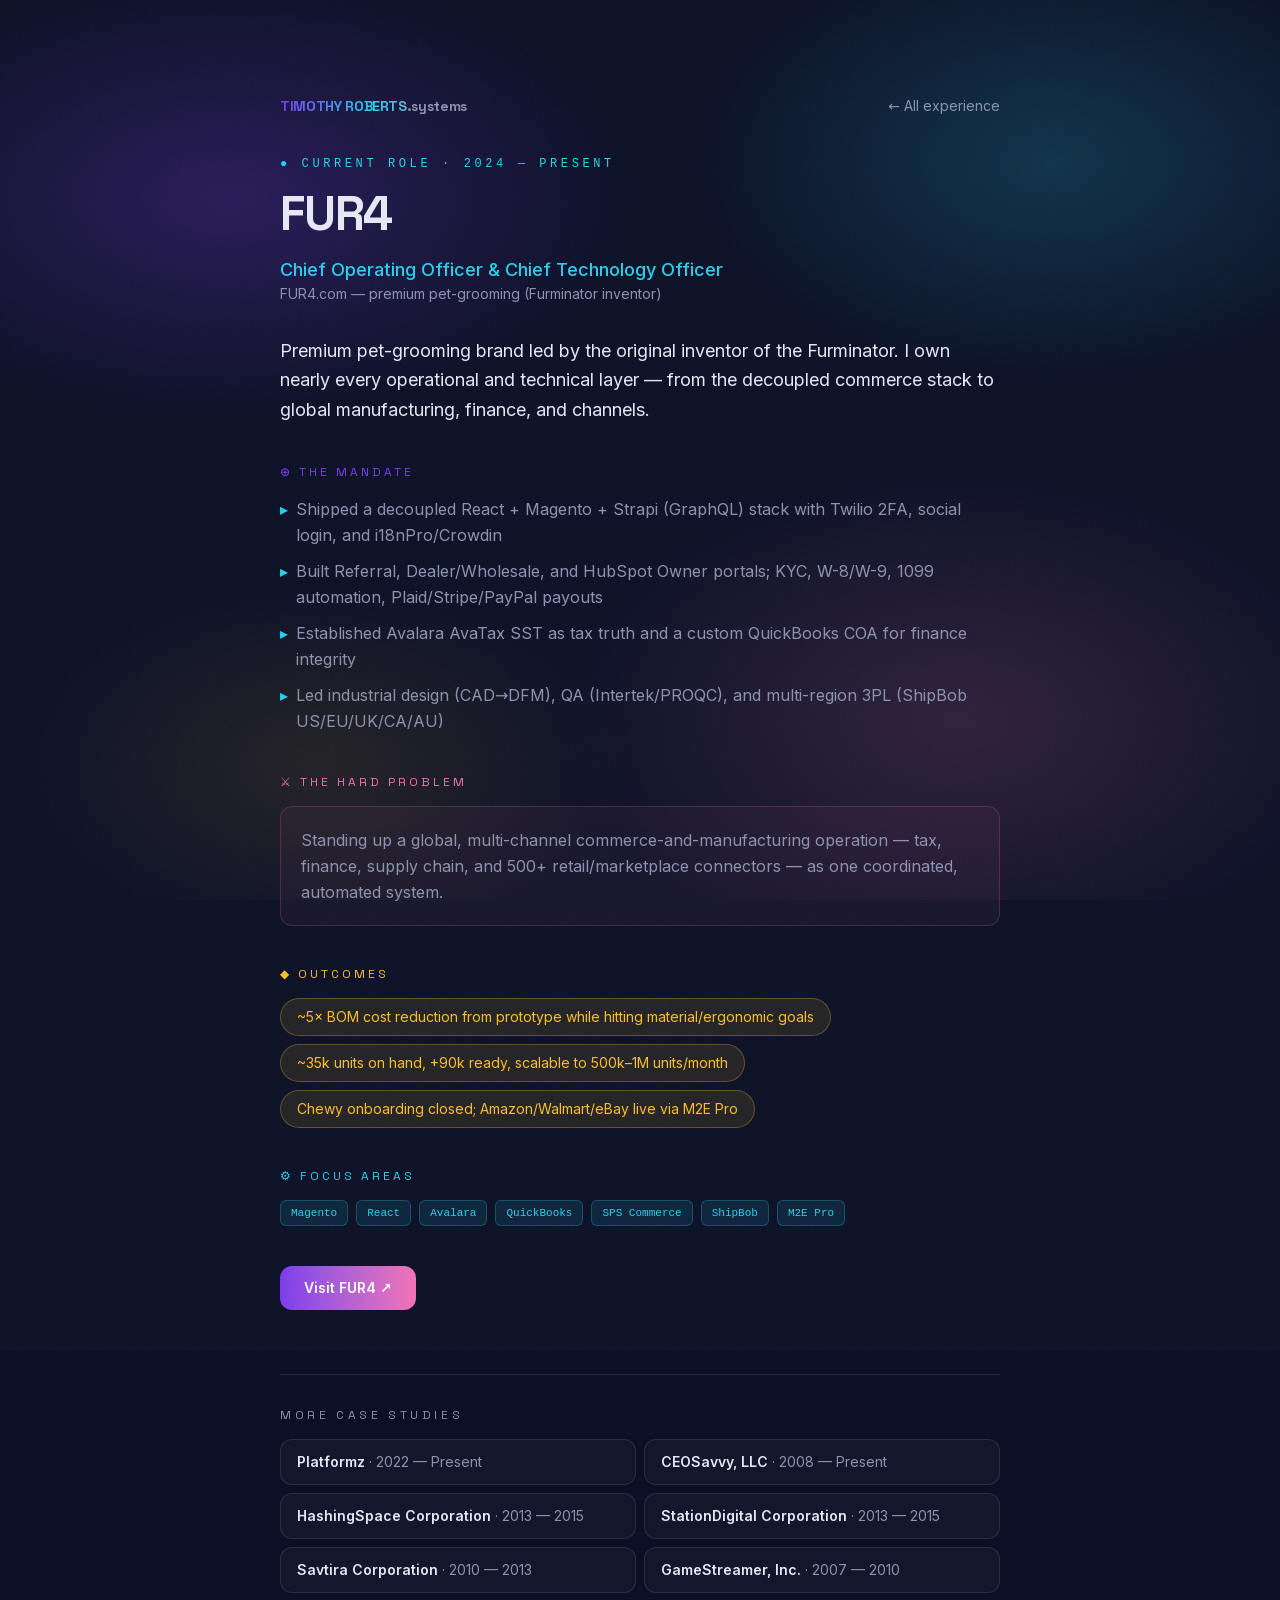
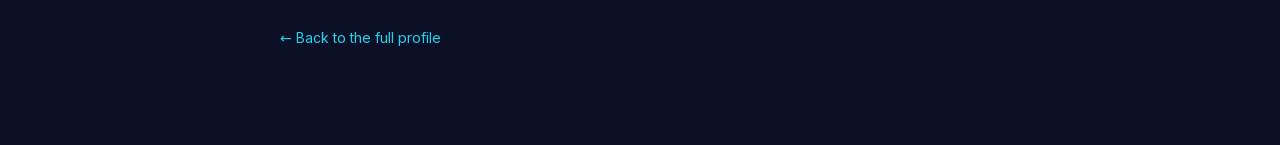
<file: story/fur4/index.html>
<!DOCTYPE html><html lang="en" class="space_grotesk_d7b50fc5-module__qeW00a__variable inter_fe8b9d92-module__LINzvG__variable antialiased"><head><meta charSet="utf-8"/><meta name="viewport" content="width=device-width, initial-scale=1"/><link rel="preload" href="/_next/static/media/0c89a48fa5027cee-s.p.2cyn07wtgehh0.woff2" as="font" crossorigin="" type="font/woff2"/><link rel="preload" href="/_next/static/media/83afe278b6a6bb3c-s.p.2bn3s6zvc0dyp.woff2" as="font" crossorigin="" type="font/woff2"/><link rel="stylesheet" href="/_next/static/chunks/2yo6b--t10zj8.css" data-precedence="next"/><link rel="preload" as="script" fetchPriority="low" href="/_next/static/chunks/1pvb0-k0k5dow.js"/><script src="/_next/static/chunks/3j27vzhmynpf5.js" async=""></script><script src="/_next/static/chunks/3jh1u-s3k0bkk.js" async=""></script><script src="/_next/static/chunks/1o-m9ax_2wld_.js" async=""></script><script src="/_next/static/chunks/2kqrbujyxigm8.js" async=""></script><script src="/_next/static/chunks/turbopack-3byfdr1xfbjph.js" async=""></script><script src="/_next/static/chunks/05-c3ty_6dwfk.js" async=""></script><script src="/_next/static/chunks/14mrh2-p_w84d.js" async=""></script><script src="/_next/static/chunks/0yz-2zz_t4sc5.js" async=""></script><meta name="next-size-adjust" content=""/><title>FUR4 — Chief Operating Officer &amp; Chief Technology Officer | Timothy Munro Roberts</title><meta name="description" content="Premium pet-grooming brand led by the original inventor of the Furminator. I own nearly every operational and technical layer — from the decoupled commerce stack to global manufacturing, finance, and channels."/><link rel="author" href="https://timothymunroroberts.com"/><meta name="author" content="Timothy Munro Roberts"/><meta name="keywords" content="Timothy Munro Roberts,Tim Roberts,SAVVIS founder,Intira,Savtira,Phantom Entertainment,Platformz,FUR4,enterprise architect,cloud computing pioneer,AI platform"/><meta name="robots" content="index, follow"/><link rel="canonical" href="https://timothymunroroberts.com/story/fur4/"/><meta property="og:title" content="FUR4 — Chief Operating Officer &amp; Chief Technology Officer | Timothy Munro Roberts"/><meta property="og:description" content="Premium pet-grooming brand led by the original inventor of the Furminator. I own nearly every operational and technical layer — from the decoupled commerce stack to global manufacturing, finance, and channels."/><meta property="og:url" content="https://timothymunroroberts.com/story/fur4/"/><meta property="og:image" content="https://timothymunroroberts.com/og.png"/><meta property="og:image:width" content="1200"/><meta property="og:image:height" content="630"/><meta property="og:image:alt" content="Timothy Munro Roberts"/><meta property="og:type" content="article"/><meta name="twitter:card" content="summary_large_image"/><meta name="twitter:title" content="FUR4 — Chief Operating Officer &amp; Chief Technology Officer | Timothy Munro Roberts"/><meta name="twitter:description" content="Premium pet-grooming brand led by the original inventor of the Furminator. I own nearly every operational and technical layer — from the decoupled commerce stack to global manufacturing, finance, and channels."/><meta name="twitter:image" content="https://timothymunroroberts.com/og.png"/><link rel="icon" href="/icon.svg?icon.36syc_q5130qh.svg" sizes="any" type="image/svg+xml"/><script src="/_next/static/chunks/0cz1d0mv5g_q7.js" noModule=""></script></head><body class="grain"><div hidden=""><!--$--><!--/$--></div><script type="application/ld+json">[{"@context":"https://schema.org","@type":"Person","@id":"https://timothymunroroberts.com/#person","name":"Timothy Munro Roberts","alternateName":["Tim Roberts","Timothy Roberts","Tim Munro Roberts"],"url":"https://timothymunroroberts.com","image":"https://timothymunroroberts.com/portrait.jpg","description":"Timothy Munro Roberts is a technology founder, enterprise architect, and platform designer with 25+ years building and scaling high-availability commerce and infrastructure platforms. He co-founded SAVVIS Communications (NASDAQ: SVVS; later acquired by CenturyLink for ~$3.4B), founded Intira (the first company to sell cloud computing as a service; lineage acquired by Verizon for ~$1.6B via Terremark), and took Phantom Entertainment, StationDigital, and HashingSpace public. Today he is CEO of Platformz and COO/CTO of FUR4.","jobTitle":"Chief Executive Officer & Chief Technology Officer","email":"mailto:tim@platformz.us","telephone":"+1-636-735-1657","worksFor":[{"@type":"Organization","name":"Platformz","url":"https://platformz.us"},{"@type":"Organization","name":"FUR4","url":"https://fur4.com"}],"alumniOf":[{"@type":"CollegeOrUniversity","name":"Missouri Valley College"},{"@type":"CollegeOrUniversity","name":"Missouri State University"}],"birthPlace":{"@type":"Place","name":"St. Louis, Missouri, USA"},"homeLocation":{"@type":"Place","name":"St. Louis, Missouri, USA"},"knowsAbout":["Enterprise software architecture","Cloud computing","Internet infrastructure","Data centers & managed hosting","Digital commerce","Omnichannel retail","Bitcoin & blockchain","AI platforms","Multi-tenant SaaS","Magento"],"award":["St. Louis Business Journal 30 Under 30","St. Louis Business Journal 40 Under 40","St. Louis Top 100 of the Millennium"],"sameAs":["https://www.linkedin.com/in/platformz","https://github.com/azaworld","https://platformz.us","https://fur4.com","https://www.phantom.net","https://builtbeforecloud.com","https://builtbeforecloud.com/about-tim"],"subjectOf":{"@type":"WebSite","name":"Built Before the Cloud","url":"https://builtbeforecloud.com","description":"The firsthand, research-supported story of Timothy Munro Roberts (Tim Roberts)—from Whackoland BBS to Savvis, Intira's NetSourcing and Platformz."}},{"@context":"https://schema.org","@type":"Organization","@id":"https://platformz.us/#org","name":"Platformz","url":"https://platformz.us","description":"A multi-tenant, enterprise-class commerce platform and agency powering consumer brands across pet, sports, and other verticals.","founder":{"@id":"https://timothymunroroberts.com/#person"},"sameAs":["https://builtbeforecloud.com/platformz"]},{"@context":"https://schema.org","@type":"Organization","@id":"https://fur4.com/#org","name":"FUR4","url":"https://fur4.com","description":"A premium pet-grooming brand led by the original inventor of the Furminator, and the production environment for Platformz."},{"@context":"https://schema.org","@type":"WebSite","@id":"https://timothymunroroberts.com/#website","url":"https://timothymunroroberts.com","name":"Timothy Munro Roberts — Official Site","about":{"@id":"https://timothymunroroberts.com/#person"},"inLanguage":"en-US"}]</script><div class="aurora-bg" aria-hidden="true"></div><script type="application/ld+json">[{"@context":"https://schema.org","@type":"Article","@id":"https://timothymunroroberts.com/story/fur4/#article","headline":"FUR4 — Chief Operating Officer & Chief Technology Officer","description":"Premium pet-grooming brand led by the original inventor of the Furminator. I own nearly every operational and technical layer — from the decoupled commerce stack to global manufacturing, finance, and channels.","image":"https://timothymunroroberts.com/portrait.jpg","author":{"@type":"Person","@id":"https://timothymunroroberts.com/#person","name":"Timothy Munro Roberts","url":"https://timothymunroroberts.com"},"publisher":{"@type":"Person","@id":"https://timothymunroroberts.com/#person","name":"Timothy Munro Roberts"},"about":{"@id":"https://timothymunroroberts.com/#person"},"mainEntityOfPage":"https://timothymunroroberts.com/story/fur4/","articleSection":"FUR4.com — premium pet-grooming (Furminator inventor)","keywords":"Magento, React, Avalara, QuickBooks, SPS Commerce, ShipBob, M2E Pro"},{"@context":"https://schema.org","@type":"BreadcrumbList","itemListElement":[{"@type":"ListItem","position":1,"name":"Timothy Munro Roberts","item":"https://timothymunroroberts.com/"},{"@type":"ListItem","position":2,"name":"Story","item":"https://timothymunroroberts.com/#missions"},{"@type":"ListItem","position":3,"name":"FUR4","item":"https://timothymunroroberts.com/story/fur4/"}]}]</script><main class="mx-auto w-full max-w-3xl px-6 py-16 sm:py-24"><nav class="mb-10 flex items-center justify-between text-sm"><a class="font-display font-bold tracking-tight" href="/"><span class="text-aurora">TIMOTHY ROBERTS</span><span class="text-muted">.systems</span></a><a class="text-muted transition-colors hover:text-cyan" href="/#missions">← All experience</a></nav><article><p class="font-mono text-xs uppercase tracking-[0.3em] text-cyan">● current role<!-- --> · <!-- -->2024 — Present</p><h1 class="font-display mt-3 text-4xl font-bold leading-tight tracking-tight sm:text-5xl">FUR4</h1><p class="mt-3 text-lg font-medium text-cyan">Chief Operating Officer &amp; Chief Technology Officer</p><p class="text-sm text-muted">FUR4.com — premium pet-grooming (Furminator inventor)</p><p class="mt-8 text-lg leading-relaxed text-text">Premium pet-grooming brand led by the original inventor of the Furminator. I own nearly every operational and technical layer — from the decoupled commerce stack to global manufacturing, finance, and channels.</p><section class="mt-10"><h2 class="font-mono text-xs uppercase tracking-[0.25em] text-violet">⊕ The mandate</h2><ul class="mt-4 space-y-2.5"><li class="flex gap-2 leading-relaxed text-muted"><span class="text-cyan" aria-hidden="true">▸</span>Shipped a decoupled React + Magento + Strapi (GraphQL) stack with Twilio 2FA, social login, and i18nPro/Crowdin</li><li class="flex gap-2 leading-relaxed text-muted"><span class="text-cyan" aria-hidden="true">▸</span>Built Referral, Dealer/Wholesale, and HubSpot Owner portals; KYC, W-8/W-9, 1099 automation, Plaid/Stripe/PayPal payouts</li><li class="flex gap-2 leading-relaxed text-muted"><span class="text-cyan" aria-hidden="true">▸</span>Established Avalara AvaTax SST as tax truth and a custom QuickBooks COA for finance integrity</li><li class="flex gap-2 leading-relaxed text-muted"><span class="text-cyan" aria-hidden="true">▸</span>Led industrial design (CAD→DFM), QA (Intertek/PROQC), and multi-region 3PL (ShipBob US/EU/UK/CA/AU)</li></ul></section><section class="mt-10"><h2 class="font-mono text-xs uppercase tracking-[0.25em] text-magenta">⚔ The hard problem</h2><p class="mt-4 rounded-xl border border-magenta/20 bg-magenta/5 p-5 leading-relaxed text-muted">Standing up a global, multi-channel commerce-and-manufacturing operation — tax, finance, supply chain, and 500+ retail/marketplace connectors — as one coordinated, automated system.</p></section><section class="mt-10"><h2 class="font-mono text-xs uppercase tracking-[0.25em] text-amber">◆ Outcomes</h2><ul class="mt-4 flex flex-wrap gap-2"><li class="rounded-full border border-amber/30 bg-amber/10 px-4 py-2 text-sm text-amber">~5× BOM cost reduction from prototype while hitting material/ergonomic goals</li><li class="rounded-full border border-amber/30 bg-amber/10 px-4 py-2 text-sm text-amber">~35k units on hand, +90k ready, scalable to 500k–1M units/month</li><li class="rounded-full border border-amber/30 bg-amber/10 px-4 py-2 text-sm text-amber">Chewy onboarding closed; Amazon/Walmart/eBay live via M2E Pro</li></ul></section><section class="mt-10"><h2 class="font-mono text-xs uppercase tracking-[0.25em] text-cyan">⚙ Focus areas</h2><ul class="mt-4 flex flex-wrap gap-2"><li class="rounded-md border border-cyan/25 bg-cyan/10 px-2.5 py-1 font-mono text-[11px] text-cyan">Magento</li><li class="rounded-md border border-cyan/25 bg-cyan/10 px-2.5 py-1 font-mono text-[11px] text-cyan">React</li><li class="rounded-md border border-cyan/25 bg-cyan/10 px-2.5 py-1 font-mono text-[11px] text-cyan">Avalara</li><li class="rounded-md border border-cyan/25 bg-cyan/10 px-2.5 py-1 font-mono text-[11px] text-cyan">QuickBooks</li><li class="rounded-md border border-cyan/25 bg-cyan/10 px-2.5 py-1 font-mono text-[11px] text-cyan">SPS Commerce</li><li class="rounded-md border border-cyan/25 bg-cyan/10 px-2.5 py-1 font-mono text-[11px] text-cyan">ShipBob</li><li class="rounded-md border border-cyan/25 bg-cyan/10 px-2.5 py-1 font-mono text-[11px] text-cyan">M2E Pro</li></ul></section><p class="mt-10"><a href="https://fur4.com" target="_blank" rel="noreferrer" class="inline-block rounded-xl bg-gradient-to-r from-violet via-magenta to-amber bg-[length:200%_auto] px-6 py-3 text-sm font-semibold text-white transition-all hover:bg-right">Visit <!-- -->FUR4<!-- --> ↗</a></p></article><aside class="mt-16 border-t border-white/10 pt-8"><h2 class="font-mono text-xs uppercase tracking-[0.3em] text-muted">More case studies</h2><ul class="mt-4 grid gap-2 sm:grid-cols-2"><li><a class="block rounded-xl border border-white/10 bg-white/[0.03] px-4 py-3 text-sm transition-colors hover:border-cyan/40 hover:text-cyan" href="/story/platformz/"><span class="font-semibold">Platformz</span><span class="ml-1 text-muted">· <!-- -->2022 — Present</span></a></li><li><a class="block rounded-xl border border-white/10 bg-white/[0.03] px-4 py-3 text-sm transition-colors hover:border-cyan/40 hover:text-cyan" href="/story/ceosavvy/"><span class="font-semibold">CEOSavvy, LLC</span><span class="ml-1 text-muted">· <!-- -->2008 — Present</span></a></li><li><a class="block rounded-xl border border-white/10 bg-white/[0.03] px-4 py-3 text-sm transition-colors hover:border-cyan/40 hover:text-cyan" href="/story/hashingspace/"><span class="font-semibold">HashingSpace Corporation</span><span class="ml-1 text-muted">· <!-- -->2013 — 2015</span></a></li><li><a class="block rounded-xl border border-white/10 bg-white/[0.03] px-4 py-3 text-sm transition-colors hover:border-cyan/40 hover:text-cyan" href="/story/stationdigital/"><span class="font-semibold">StationDigital Corporation</span><span class="ml-1 text-muted">· <!-- -->2013 — 2015</span></a></li><li><a class="block rounded-xl border border-white/10 bg-white/[0.03] px-4 py-3 text-sm transition-colors hover:border-cyan/40 hover:text-cyan" href="/story/savtira/"><span class="font-semibold">Savtira Corporation</span><span class="ml-1 text-muted">· <!-- -->2010 — 2013</span></a></li><li><a class="block rounded-xl border border-white/10 bg-white/[0.03] px-4 py-3 text-sm transition-colors hover:border-cyan/40 hover:text-cyan" href="/story/gamestreamer/"><span class="font-semibold">GameStreamer, Inc.</span><span class="ml-1 text-muted">· <!-- -->2007 — 2010</span></a></li></ul><p class="mt-8"><a class="text-sm text-cyan hover:underline" href="/">← Back to the full profile</a></p></aside></main><!--$--><!--/$--><script src="/_next/static/chunks/1pvb0-k0k5dow.js" id="_R_" async=""></script><script>(self.__next_f=self.__next_f||[]).push([0])</script><script>self.__next_f.push([1,"1:\"$Sreact.fragment\"\na:I[68027,[\"/_next/static/chunks/05-c3ty_6dwfk.js\",\"/_next/static/chunks/14mrh2-p_w84d.js\"],\"default\",1]\n:HL[\"/_next/static/chunks/2yo6b--t10zj8.css\",\"style\"]\n:HL[\"/_next/static/media/0c89a48fa5027cee-s.p.2cyn07wtgehh0.woff2\",\"font\",{\"crossOrigin\":\"\",\"type\":\"font/woff2\"}]\n:HL[\"/_next/static/media/83afe278b6a6bb3c-s.p.2bn3s6zvc0dyp.woff2\",\"font\",{\"crossOrigin\":\"\",\"type\":\"font/woff2\"}]\n2:Tc67,"])</script><script>self.__next_f.push([1,"[{\"@context\":\"https://schema.org\",\"@type\":\"Person\",\"@id\":\"https://timothymunroroberts.com/#person\",\"name\":\"Timothy Munro Roberts\",\"alternateName\":[\"Tim Roberts\",\"Timothy Roberts\",\"Tim Munro Roberts\"],\"url\":\"https://timothymunroroberts.com\",\"image\":\"https://timothymunroroberts.com/portrait.jpg\",\"description\":\"Timothy Munro Roberts is a technology founder, enterprise architect, and platform designer with 25+ years building and scaling high-availability commerce and infrastructure platforms. He co-founded SAVVIS Communications (NASDAQ: SVVS; later acquired by CenturyLink for ~$3.4B), founded Intira (the first company to sell cloud computing as a service; lineage acquired by Verizon for ~$1.6B via Terremark), and took Phantom Entertainment, StationDigital, and HashingSpace public. Today he is CEO of Platformz and COO/CTO of FUR4.\",\"jobTitle\":\"Chief Executive Officer \u0026 Chief Technology Officer\",\"email\":\"mailto:tim@platformz.us\",\"telephone\":\"+1-636-735-1657\",\"worksFor\":[{\"@type\":\"Organization\",\"name\":\"Platformz\",\"url\":\"https://platformz.us\"},{\"@type\":\"Organization\",\"name\":\"FUR4\",\"url\":\"https://fur4.com\"}],\"alumniOf\":[{\"@type\":\"CollegeOrUniversity\",\"name\":\"Missouri Valley College\"},{\"@type\":\"CollegeOrUniversity\",\"name\":\"Missouri State University\"}],\"birthPlace\":{\"@type\":\"Place\",\"name\":\"St. Louis, Missouri, USA\"},\"homeLocation\":{\"@type\":\"Place\",\"name\":\"St. Louis, Missouri, USA\"},\"knowsAbout\":[\"Enterprise software architecture\",\"Cloud computing\",\"Internet infrastructure\",\"Data centers \u0026 managed hosting\",\"Digital commerce\",\"Omnichannel retail\",\"Bitcoin \u0026 blockchain\",\"AI platforms\",\"Multi-tenant SaaS\",\"Magento\"],\"award\":[\"St. Louis Business Journal 30 Under 30\",\"St. Louis Business Journal 40 Under 40\",\"St. Louis Top 100 of the Millennium\"],\"sameAs\":[\"https://www.linkedin.com/in/platformz\",\"https://github.com/azaworld\",\"https://platformz.us\",\"https://fur4.com\",\"https://www.phantom.net\",\"https://builtbeforecloud.com\",\"https://builtbeforecloud.com/about-tim\"],\"subjectOf\":{\"@type\":\"WebSite\",\"name\":\"Built Before the Cloud\",\"url\":\"https://builtbeforecloud.com\",\"description\":\"The firsthand, research-supported story of Timothy Munro Roberts (Tim Roberts)—from Whackoland BBS to Savvis, Intira's NetSourcing and Platformz.\"}},{\"@context\":\"https://schema.org\",\"@type\":\"Organization\",\"@id\":\"https://platformz.us/#org\",\"name\":\"Platformz\",\"url\":\"https://platformz.us\",\"description\":\"A multi-tenant, enterprise-class commerce platform and agency powering consumer brands across pet, sports, and other verticals.\",\"founder\":{\"@id\":\"https://timothymunroroberts.com/#person\"},\"sameAs\":[\"https://builtbeforecloud.com/platformz\"]},{\"@context\":\"https://schema.org\",\"@type\":\"Organization\",\"@id\":\"https://fur4.com/#org\",\"name\":\"FUR4\",\"url\":\"https://fur4.com\",\"description\":\"A premium pet-grooming brand led by the original inventor of the Furminator, and the production environment for Platformz.\"},{\"@context\":\"https://schema.org\",\"@type\":\"WebSite\",\"@id\":\"https://timothymunroroberts.com/#website\",\"url\":\"https://timothymunroroberts.com\",\"name\":\"Timothy Munro Roberts — Official Site\",\"about\":{\"@id\":\"https://timothymunroroberts.com/#person\"},\"inLanguage\":\"en-US\"}]"])</script><script>self.__next_f.push([1,"0:{\"P\":null,\"c\":[\"\",\"story\",\"fur4\",\"\"],\"q\":\"\",\"i\":false,\"f\":[[[\"\",{\"children\":[\"story\",{\"children\":[[\"slug\",\"fur4\",\"d\",null],{\"children\":[\"__PAGE__\",{}]}]}]},\"$undefined\",\"$undefined\",16],[[\"$\",\"$1\",\"c\",{\"children\":[[[\"$\",\"link\",\"0\",{\"rel\":\"stylesheet\",\"href\":\"/_next/static/chunks/2yo6b--t10zj8.css\",\"precedence\":\"next\",\"crossOrigin\":\"$undefined\",\"nonce\":\"$undefined\"}],[\"$\",\"script\",\"script-0\",{\"src\":\"/_next/static/chunks/05-c3ty_6dwfk.js\",\"async\":true,\"nonce\":\"$undefined\"}],[\"$\",\"script\",\"script-1\",{\"src\":\"/_next/static/chunks/14mrh2-p_w84d.js\",\"async\":true,\"nonce\":\"$undefined\"}]],[\"$\",\"html\",null,{\"lang\":\"en\",\"className\":\"space_grotesk_d7b50fc5-module__qeW00a__variable inter_fe8b9d92-module__LINzvG__variable antialiased\",\"suppressHydrationWarning\":true,\"children\":[\"$\",\"body\",null,{\"className\":\"grain\",\"children\":[[\"$\",\"script\",null,{\"type\":\"application/ld+json\",\"dangerouslySetInnerHTML\":{\"__html\":\"$2\"}}],\"$L3\",\"$L4\"]}]}]]}],{\"children\":[\"$L5\",{\"children\":[\"$L6\",{\"children\":[\"$L7\",{},null,false,null]},null,false,\"$@8\"]},null,false,\"$@8\"]},null,false,null],\"$L9\",false]],\"m\":\"$undefined\",\"G\":[\"$a\",[\"$Lb\"]],\"S\":true,\"h\":null,\"s\":\"$undefined\",\"l\":\"$undefined\",\"p\":\"$undefined\",\"d\":\"$undefined\",\"b\":\"YXJHbZlnj5XeFRCSqd8gn\"}\n"])</script><script>self.__next_f.push([1,"c:I[39756,[\"/_next/static/chunks/05-c3ty_6dwfk.js\",\"/_next/static/chunks/14mrh2-p_w84d.js\"],\"default\"]\nd:I[37457,[\"/_next/static/chunks/05-c3ty_6dwfk.js\",\"/_next/static/chunks/14mrh2-p_w84d.js\"],\"default\"]\nf:I[97367,[\"/_next/static/chunks/05-c3ty_6dwfk.js\",\"/_next/static/chunks/14mrh2-p_w84d.js\"],\"OutletBoundary\"]\n10:\"$Sreact.suspense\"\n13:I[97367,[\"/_next/static/chunks/05-c3ty_6dwfk.js\",\"/_next/static/chunks/14mrh2-p_w84d.js\"],\"ViewportBoundary\"]\n15:I[97367,[\"/_next/static/chunks/05-c3ty_6dwfk.js\",\"/_next/static/chunks/14mrh2-p_w84d.js\"],\"MetadataBoundary\"]\n3:[\"$\",\"div\",null,{\"className\":\"aurora-bg\",\"aria-hidden\":true}]\n"])</script><script>self.__next_f.push([1,"4:[\"$\",\"$Lc\",null,{\"parallelRouterKey\":\"children\",\"error\":\"$undefined\",\"errorStyles\":\"$undefined\",\"errorScripts\":\"$undefined\",\"template\":[\"$\",\"$Ld\",null,{}],\"templateStyles\":\"$undefined\",\"templateScripts\":\"$undefined\",\"notFound\":[[[\"$\",\"title\",null,{\"children\":\"404: This page could not be found.\"}],[\"$\",\"div\",null,{\"style\":{\"fontFamily\":\"system-ui,\\\"Segoe UI\\\",Roboto,Helvetica,Arial,sans-serif,\\\"Apple Color Emoji\\\",\\\"Segoe UI Emoji\\\"\",\"height\":\"100vh\",\"textAlign\":\"center\",\"display\":\"flex\",\"flexDirection\":\"column\",\"alignItems\":\"center\",\"justifyContent\":\"center\"},\"children\":[\"$\",\"div\",null,{\"children\":[[\"$\",\"style\",null,{\"dangerouslySetInnerHTML\":{\"__html\":\"body{color:#000;background:#fff;margin:0}.next-error-h1{border-right:1px solid rgba(0,0,0,.3)}@media (prefers-color-scheme:dark){body{color:#fff;background:#000}.next-error-h1{border-right:1px solid rgba(255,255,255,.3)}}\"}}],[\"$\",\"h1\",null,{\"className\":\"next-error-h1\",\"style\":{\"display\":\"inline-block\",\"margin\":\"0 20px 0 0\",\"padding\":\"0 23px 0 0\",\"fontSize\":24,\"fontWeight\":500,\"verticalAlign\":\"top\",\"lineHeight\":\"49px\"},\"children\":404}],[\"$\",\"div\",null,{\"style\":{\"display\":\"inline-block\"},\"children\":[\"$\",\"h2\",null,{\"style\":{\"fontSize\":14,\"fontWeight\":400,\"lineHeight\":\"49px\",\"margin\":0},\"children\":\"This page could not be found.\"}]}]]}]}]],[]],\"forbidden\":\"$undefined\",\"unauthorized\":\"$undefined\"}]\n"])</script><script>self.__next_f.push([1,"5:[\"$\",\"$1\",\"c\",{\"children\":[null,[\"$\",\"$Lc\",null,{\"parallelRouterKey\":\"children\",\"error\":\"$undefined\",\"errorStyles\":\"$undefined\",\"errorScripts\":\"$undefined\",\"template\":[\"$\",\"$Ld\",null,{}],\"templateStyles\":\"$undefined\",\"templateScripts\":\"$undefined\",\"notFound\":\"$undefined\",\"forbidden\":\"$undefined\",\"unauthorized\":\"$undefined\"}]]}]\n6:[\"$\",\"$1\",\"c\",{\"children\":[null,[\"$\",\"$Lc\",null,{\"parallelRouterKey\":\"children\",\"error\":\"$undefined\",\"errorStyles\":\"$undefined\",\"errorScripts\":\"$undefined\",\"template\":[\"$\",\"$Ld\",null,{}],\"templateStyles\":\"$undefined\",\"templateScripts\":\"$undefined\",\"notFound\":\"$undefined\",\"forbidden\":\"$undefined\",\"unauthorized\":\"$undefined\"}]]}]\n7:[\"$\",\"$1\",\"c\",{\"children\":[\"$Le\",[[\"$\",\"script\",\"script-0\",{\"src\":\"/_next/static/chunks/0yz-2zz_t4sc5.js\",\"async\":true,\"nonce\":\"$undefined\"}]],[\"$\",\"$Lf\",null,{\"children\":[\"$\",\"$10\",null,{\"name\":\"Next.MetadataOutlet\",\"children\":\"$@11\"}]}]]}]\n12:[]\n8:\"$W12\"\n9:[\"$\",\"$1\",\"h\",{\"children\":[null,[\"$\",\"$L13\",null,{\"children\":\"$L14\"}],[\"$\",\"div\",null,{\"hidden\":true,\"children\":[\"$\",\"$L15\",null,{\"children\":[\"$\",\"$10\",null,{\"name\":\"Next.Metadata\",\"children\":\"$L16\"}]}]}],[\"$\",\"meta\",null,{\"name\":\"next-size-adjust\",\"content\":\"\"}]]}]\nb:[\"$\",\"link\",\"0\",{\"rel\":\"stylesheet\",\"href\":\"/_next/static/chunks/2yo6b--t10zj8.css\",\"precedence\":\"next\",\"crossOrigin\":\"$undefined\",\"nonce\":\"$undefined\"}]\n"])</script><script>self.__next_f.push([1,"18:I[22016,[\"/_next/static/chunks/05-c3ty_6dwfk.js\",\"/_next/static/chunks/14mrh2-p_w84d.js\",\"/_next/static/chunks/0yz-2zz_t4sc5.js\"],\"\"]\n17:T570,"])</script><script>self.__next_f.push([1,"[{\"@context\":\"https://schema.org\",\"@type\":\"Article\",\"@id\":\"https://timothymunroroberts.com/story/fur4/#article\",\"headline\":\"FUR4 — Chief Operating Officer \u0026 Chief Technology Officer\",\"description\":\"Premium pet-grooming brand led by the original inventor of the Furminator. I own nearly every operational and technical layer — from the decoupled commerce stack to global manufacturing, finance, and channels.\",\"image\":\"https://timothymunroroberts.com/portrait.jpg\",\"author\":{\"@type\":\"Person\",\"@id\":\"https://timothymunroroberts.com/#person\",\"name\":\"Timothy Munro Roberts\",\"url\":\"https://timothymunroroberts.com\"},\"publisher\":{\"@type\":\"Person\",\"@id\":\"https://timothymunroroberts.com/#person\",\"name\":\"Timothy Munro Roberts\"},\"about\":{\"@id\":\"https://timothymunroroberts.com/#person\"},\"mainEntityOfPage\":\"https://timothymunroroberts.com/story/fur4/\",\"articleSection\":\"FUR4.com — premium pet-grooming (Furminator inventor)\",\"keywords\":\"Magento, React, Avalara, QuickBooks, SPS Commerce, ShipBob, M2E Pro\"},{\"@context\":\"https://schema.org\",\"@type\":\"BreadcrumbList\",\"itemListElement\":[{\"@type\":\"ListItem\",\"position\":1,\"name\":\"Timothy Munro Roberts\",\"item\":\"https://timothymunroroberts.com/\"},{\"@type\":\"ListItem\",\"position\":2,\"name\":\"Story\",\"item\":\"https://timothymunroroberts.com/#missions\"},{\"@type\":\"ListItem\",\"position\":3,\"name\":\"FUR4\",\"item\":\"https://timothymunroroberts.com/story/fur4/\"}]}]"])</script><script>self.__next_f.push([1,"e:[[\"$\",\"script\",null,{\"type\":\"application/ld+json\",\"dangerouslySetInnerHTML\":{\"__html\":\"$17\"}}],[\"$\",\"main\",null,{\"className\":\"mx-auto w-full max-w-3xl px-6 py-16 sm:py-24\",\"children\":[[\"$\",\"nav\",null,{\"className\":\"mb-10 flex items-center justify-between text-sm\",\"children\":[[\"$\",\"$L18\",null,{\"href\":\"/\",\"className\":\"font-display font-bold tracking-tight\",\"children\":[[\"$\",\"span\",null,{\"className\":\"text-aurora\",\"children\":\"TIMOTHY ROBERTS\"}],[\"$\",\"span\",null,{\"className\":\"text-muted\",\"children\":\".systems\"}]]}],[\"$\",\"$L18\",null,{\"href\":\"/#missions\",\"className\":\"text-muted transition-colors hover:text-cyan\",\"children\":\"← All experience\"}]]}],[\"$\",\"article\",null,{\"children\":[[\"$\",\"p\",null,{\"className\":\"font-mono text-xs uppercase tracking-[0.3em] text-cyan\",\"children\":[\"● current role\",\" · \",\"2024 — Present\"]}],[\"$\",\"h1\",null,{\"className\":\"font-display mt-3 text-4xl font-bold leading-tight tracking-tight sm:text-5xl\",\"children\":\"FUR4\"}],[\"$\",\"p\",null,{\"className\":\"mt-3 text-lg font-medium text-cyan\",\"children\":\"Chief Operating Officer \u0026 Chief Technology Officer\"}],[\"$\",\"p\",null,{\"className\":\"text-sm text-muted\",\"children\":\"FUR4.com — premium pet-grooming (Furminator inventor)\"}],[\"$\",\"p\",null,{\"className\":\"mt-8 text-lg leading-relaxed text-text\",\"children\":\"Premium pet-grooming brand led by the original inventor of the Furminator. I own nearly every operational and technical layer — from the decoupled commerce stack to global manufacturing, finance, and channels.\"}],[\"$\",\"section\",null,{\"className\":\"mt-10\",\"children\":[[\"$\",\"h2\",null,{\"className\":\"font-mono text-xs uppercase tracking-[0.25em] text-violet\",\"children\":\"⊕ The mandate\"}],[\"$\",\"ul\",null,{\"className\":\"mt-4 space-y-2.5\",\"children\":[[\"$\",\"li\",\"Shipped a decoupled React + Magento + Strapi (GraphQL) stack with Twilio 2FA, social login, and i18nPro/Crowdin\",{\"className\":\"flex gap-2 leading-relaxed text-muted\",\"children\":[[\"$\",\"span\",null,{\"className\":\"text-cyan\",\"aria-hidden\":true,\"children\":\"▸\"}],\"Shipped a decoupled React + Magento + Strapi (GraphQL) stack with Twilio 2FA, social login, and i18nPro/Crowdin\"]}],[\"$\",\"li\",\"Built Referral, Dealer/Wholesale, and HubSpot Owner portals; KYC, W-8/W-9, 1099 automation, Plaid/Stripe/PayPal payouts\",{\"className\":\"flex gap-2 leading-relaxed text-muted\",\"children\":[\"$L19\",\"Built Referral, Dealer/Wholesale, and HubSpot Owner portals; KYC, W-8/W-9, 1099 automation, Plaid/Stripe/PayPal payouts\"]}],\"$L1a\",\"$L1b\"]}]]}],\"$L1c\",\"$L1d\",\"$L1e\",\"$L1f\"]}],\"$L20\"]}]]\n"])</script><script>self.__next_f.push([1,"19:[\"$\",\"span\",null,{\"className\":\"text-cyan\",\"aria-hidden\":true,\"children\":\"▸\"}]\n1a:[\"$\",\"li\",\"Established Avalara AvaTax SST as tax truth and a custom QuickBooks COA for finance integrity\",{\"className\":\"flex gap-2 leading-relaxed text-muted\",\"children\":[[\"$\",\"span\",null,{\"className\":\"text-cyan\",\"aria-hidden\":true,\"children\":\"▸\"}],\"Established Avalara AvaTax SST as tax truth and a custom QuickBooks COA for finance integrity\"]}]\n1b:[\"$\",\"li\",\"Led industrial design (CAD→DFM), QA (Intertek/PROQC), and multi-region 3PL (ShipBob US/EU/UK/CA/AU)\",{\"className\":\"flex gap-2 leading-relaxed text-muted\",\"children\":[[\"$\",\"span\",null,{\"className\":\"text-cyan\",\"aria-hidden\":true,\"children\":\"▸\"}],\"Led industrial design (CAD→DFM), QA (Intertek/PROQC), and multi-region 3PL (ShipBob US/EU/UK/CA/AU)\"]}]\n1c:[\"$\",\"section\",null,{\"className\":\"mt-10\",\"children\":[[\"$\",\"h2\",null,{\"className\":\"font-mono text-xs uppercase tracking-[0.25em] text-magenta\",\"children\":\"⚔ The hard problem\"}],[\"$\",\"p\",null,{\"className\":\"mt-4 rounded-xl border border-magenta/20 bg-magenta/5 p-5 leading-relaxed text-muted\",\"children\":\"Standing up a global, multi-channel commerce-and-manufacturing operation — tax, finance, supply chain, and 500+ retail/marketplace connectors — as one coordinated, automated system.\"}]]}]\n1d:[\"$\",\"section\",null,{\"className\":\"mt-10\",\"children\":[[\"$\",\"h2\",null,{\"className\":\"font-mono text-xs uppercase tracking-[0.25em] text-amber\",\"children\":\"◆ Outcomes\"}],[\"$\",\"ul\",null,{\"className\":\"mt-4 flex flex-wrap gap-2\",\"children\":[[\"$\",\"li\",\"~5× BOM cost reduction from prototype while hitting material/ergonomic goals\",{\"className\":\"rounded-full border border-amber/30 bg-amber/10 px-4 py-2 text-sm text-amber\",\"children\":\"~5× BOM cost reduction from prototype while hitting material/ergonomic goals\"}],[\"$\",\"li\",\"~35k units on hand, +90k ready, scalable to 500k–1M units/month\",{\"className\":\"rounded-full border border-amber/30 bg-amber/10 px-4 py-2 text-sm text-amber\",\"children\":\"~35k units on hand, +90k ready, scalable to 500k–1M units/month\"}],[\"$\",\"li\",\"Chewy onboarding closed; Amazon/Walmart/eBay live via M2E Pro\",{\"className\":\"rounded-full border border-amber/30 bg-amber/10 px-4 py-2 text-sm text-amber\",\"children\":\"Chewy onboarding closed; Amazon/Walmart/eBay live via M2E Pro\"}]]}]]}]\n1e:[\"$\",\"section\",null,{\"className\":\"mt-10\",\"children\":[[\"$\",\"h2\",null,{\"className\":\"font-mono text-xs uppercase tracking-[0.25em] text-cyan\",\"children\":\"⚙ Focus areas\"}],[\"$\",\"ul\",null,{\"className\":\"mt-4 flex flex-wrap gap-2\",\"children\":[[\"$\",\"li\",\"Magento\",{\"className\":\"rounded-md border border-cyan/25 bg-cyan/10 px-2.5 py-1 font-mono text-[11px] text-cyan\",\"children\":\"Magento\"}],[\"$\",\"li\",\"React\",{\"className\":\"rounded-md border border-cyan/25 bg-cyan/10 px-2.5 py-1 font-mono text-[11px] text-cyan\",\"children\":\"React\"}],[\"$\",\"li\",\"Avalara\",{\"className\":\"rounded-md border border-cyan/25 bg-cyan/10 px-2.5 py-1 font-mono text-[11px] text-cyan\",\"children\":\"Avalara\"}],[\"$\",\"li\",\"QuickBooks\",{\"className\":\"rounded-md border border-cyan/25 bg-cyan/10 px-2.5 py-1 font-mono text-[11px] text-cyan\",\"children\":\"QuickBooks\"}],[\"$\",\"li\",\"SPS Commerce\",{\"className\":\"rounded-md border border-cyan/25 bg-cyan/10 px-2.5 py-1 font-mono text-[11px] text-cyan\",\"children\":\"SPS Commerce\"}],[\"$\",\"li\",\"ShipBob\",{\"className\":\"rounded-md border border-cyan/25 bg-cyan/10 px-2.5 py-1 font-mono text-[11px] text-cyan\",\"children\":\"ShipBob\"}],[\"$\",\"li\",\"M2E Pro\",{\"className\":\"rounded-md border border-cyan/25 bg-cyan/10 px-2.5 py-1 font-mono text-[11px] text-cyan\",\"children\":\"M2E Pro\"}]]}]]}]\n1f:[\"$\",\"p\",null,{\"className\":\"mt-10\",\"children\":[\"$\",\"a\",null,{\"href\":\"https://fur4.com\",\"target\":\"_blank\",\"rel\":\"noreferrer\",\"className\":\"inline-block rounded-xl bg-gradient-to-r from-violet via-magenta to-amber bg-[length:200%_auto] px-6 py-3 text-sm font-semibold text-white transition-all hover:bg-right\",\"children\":[\"Visit \",\"FUR4\",\" ↗\"]}]}]\n"])</script><script>self.__next_f.push([1,"20:[\"$\",\"aside\",null,{\"className\":\"mt-16 border-t border-white/10 pt-8\",\"children\":[[\"$\",\"h2\",null,{\"className\":\"font-mono text-xs uppercase tracking-[0.3em] text-muted\",\"children\":\"More case studies\"}],[\"$\",\"ul\",null,{\"className\":\"mt-4 grid gap-2 sm:grid-cols-2\",\"children\":[[\"$\",\"li\",\"platformz\",{\"children\":[\"$\",\"$L18\",null,{\"href\":\"/story/platformz/\",\"className\":\"block rounded-xl border border-white/10 bg-white/[0.03] px-4 py-3 text-sm transition-colors hover:border-cyan/40 hover:text-cyan\",\"children\":[[\"$\",\"span\",null,{\"className\":\"font-semibold\",\"children\":\"Platformz\"}],[\"$\",\"span\",null,{\"className\":\"ml-1 text-muted\",\"children\":[\"· \",\"2022 — Present\"]}]]}]}],[\"$\",\"li\",\"ceosavvy\",{\"children\":[\"$\",\"$L18\",null,{\"href\":\"/story/ceosavvy/\",\"className\":\"block rounded-xl border border-white/10 bg-white/[0.03] px-4 py-3 text-sm transition-colors hover:border-cyan/40 hover:text-cyan\",\"children\":[[\"$\",\"span\",null,{\"className\":\"font-semibold\",\"children\":\"CEOSavvy, LLC\"}],[\"$\",\"span\",null,{\"className\":\"ml-1 text-muted\",\"children\":[\"· \",\"2008 — Present\"]}]]}]}],[\"$\",\"li\",\"hashingspace\",{\"children\":[\"$\",\"$L18\",null,{\"href\":\"/story/hashingspace/\",\"className\":\"block rounded-xl border border-white/10 bg-white/[0.03] px-4 py-3 text-sm transition-colors hover:border-cyan/40 hover:text-cyan\",\"children\":[[\"$\",\"span\",null,{\"className\":\"font-semibold\",\"children\":\"HashingSpace Corporation\"}],[\"$\",\"span\",null,{\"className\":\"ml-1 text-muted\",\"children\":[\"· \",\"2013 — 2015\"]}]]}]}],[\"$\",\"li\",\"stationdigital\",{\"children\":[\"$\",\"$L18\",null,{\"href\":\"/story/stationdigital/\",\"className\":\"block rounded-xl border border-white/10 bg-white/[0.03] px-4 py-3 text-sm transition-colors hover:border-cyan/40 hover:text-cyan\",\"children\":[[\"$\",\"span\",null,{\"className\":\"font-semibold\",\"children\":\"StationDigital Corporation\"}],[\"$\",\"span\",null,{\"className\":\"ml-1 text-muted\",\"children\":[\"· \",\"2013 — 2015\"]}]]}]}],[\"$\",\"li\",\"savtira\",{\"children\":[\"$\",\"$L18\",null,{\"href\":\"/story/savtira/\",\"className\":\"block rounded-xl border border-white/10 bg-white/[0.03] px-4 py-3 text-sm transition-colors hover:border-cyan/40 hover:text-cyan\",\"children\":[[\"$\",\"span\",null,{\"className\":\"font-semibold\",\"children\":\"Savtira Corporation\"}],[\"$\",\"span\",null,{\"className\":\"ml-1 text-muted\",\"children\":[\"· \",\"2010 — 2013\"]}]]}]}],[\"$\",\"li\",\"gamestreamer\",{\"children\":[\"$\",\"$L18\",null,{\"href\":\"/story/gamestreamer/\",\"className\":\"block rounded-xl border border-white/10 bg-white/[0.03] px-4 py-3 text-sm transition-colors hover:border-cyan/40 hover:text-cyan\",\"children\":[[\"$\",\"span\",null,{\"className\":\"font-semibold\",\"children\":\"GameStreamer, Inc.\"}],[\"$\",\"span\",null,{\"className\":\"ml-1 text-muted\",\"children\":[\"· \",\"2007 — 2010\"]}]]}]}]]}],[\"$\",\"p\",null,{\"className\":\"mt-8\",\"children\":[\"$\",\"$L18\",null,{\"href\":\"/\",\"className\":\"text-sm text-cyan hover:underline\",\"children\":\"← Back to the full profile\"}]}]]}]\n"])</script><script>self.__next_f.push([1,"14:[[\"$\",\"meta\",\"0\",{\"charSet\":\"utf-8\"}],[\"$\",\"meta\",\"1\",{\"name\":\"viewport\",\"content\":\"width=device-width, initial-scale=1\"}]]\n"])</script><script>self.__next_f.push([1,"21:I[27201,[\"/_next/static/chunks/05-c3ty_6dwfk.js\",\"/_next/static/chunks/14mrh2-p_w84d.js\"],\"IconMark\"]\n11:null\n"])</script><script>self.__next_f.push([1,"16:[[\"$\",\"title\",\"0\",{\"children\":\"FUR4 — Chief Operating Officer \u0026 Chief Technology Officer | Timothy Munro Roberts\"}],[\"$\",\"meta\",\"1\",{\"name\":\"description\",\"content\":\"Premium pet-grooming brand led by the original inventor of the Furminator. I own nearly every operational and technical layer — from the decoupled commerce stack to global manufacturing, finance, and channels.\"}],[\"$\",\"link\",\"2\",{\"rel\":\"author\",\"href\":\"https://timothymunroroberts.com\"}],[\"$\",\"meta\",\"3\",{\"name\":\"author\",\"content\":\"Timothy Munro Roberts\"}],[\"$\",\"meta\",\"4\",{\"name\":\"keywords\",\"content\":\"Timothy Munro Roberts,Tim Roberts,SAVVIS founder,Intira,Savtira,Phantom Entertainment,Platformz,FUR4,enterprise architect,cloud computing pioneer,AI platform\"}],[\"$\",\"meta\",\"5\",{\"name\":\"robots\",\"content\":\"index, follow\"}],[\"$\",\"link\",\"6\",{\"rel\":\"canonical\",\"href\":\"https://timothymunroroberts.com/story/fur4/\"}],[\"$\",\"meta\",\"7\",{\"property\":\"og:title\",\"content\":\"FUR4 — Chief Operating Officer \u0026 Chief Technology Officer | Timothy Munro Roberts\"}],[\"$\",\"meta\",\"8\",{\"property\":\"og:description\",\"content\":\"Premium pet-grooming brand led by the original inventor of the Furminator. I own nearly every operational and technical layer — from the decoupled commerce stack to global manufacturing, finance, and channels.\"}],[\"$\",\"meta\",\"9\",{\"property\":\"og:url\",\"content\":\"https://timothymunroroberts.com/story/fur4/\"}],[\"$\",\"meta\",\"10\",{\"property\":\"og:image\",\"content\":\"https://timothymunroroberts.com/og.png\"}],[\"$\",\"meta\",\"11\",{\"property\":\"og:image:width\",\"content\":\"1200\"}],[\"$\",\"meta\",\"12\",{\"property\":\"og:image:height\",\"content\":\"630\"}],[\"$\",\"meta\",\"13\",{\"property\":\"og:image:alt\",\"content\":\"Timothy Munro Roberts\"}],[\"$\",\"meta\",\"14\",{\"property\":\"og:type\",\"content\":\"article\"}],[\"$\",\"meta\",\"15\",{\"name\":\"twitter:card\",\"content\":\"summary_large_image\"}],[\"$\",\"meta\",\"16\",{\"name\":\"twitter:title\",\"content\":\"FUR4 — Chief Operating Officer \u0026 Chief Technology Officer | Timothy Munro Roberts\"}],[\"$\",\"meta\",\"17\",{\"name\":\"twitter:description\",\"content\":\"Premium pet-grooming brand led by the original inventor of the Furminator. I own nearly every operational and technical layer — from the decoupled commerce stack to global manufacturing, finance, and channels.\"}],[\"$\",\"meta\",\"18\",{\"name\":\"twitter:image\",\"content\":\"https://timothymunroroberts.com/og.png\"}],[\"$\",\"link\",\"19\",{\"rel\":\"icon\",\"href\":\"/icon.svg?icon.36syc_q5130qh.svg\",\"sizes\":\"any\",\"type\":\"image/svg+xml\"}],[\"$\",\"$L21\",\"20\",{}]]\n"])</script></body></html>
</file>
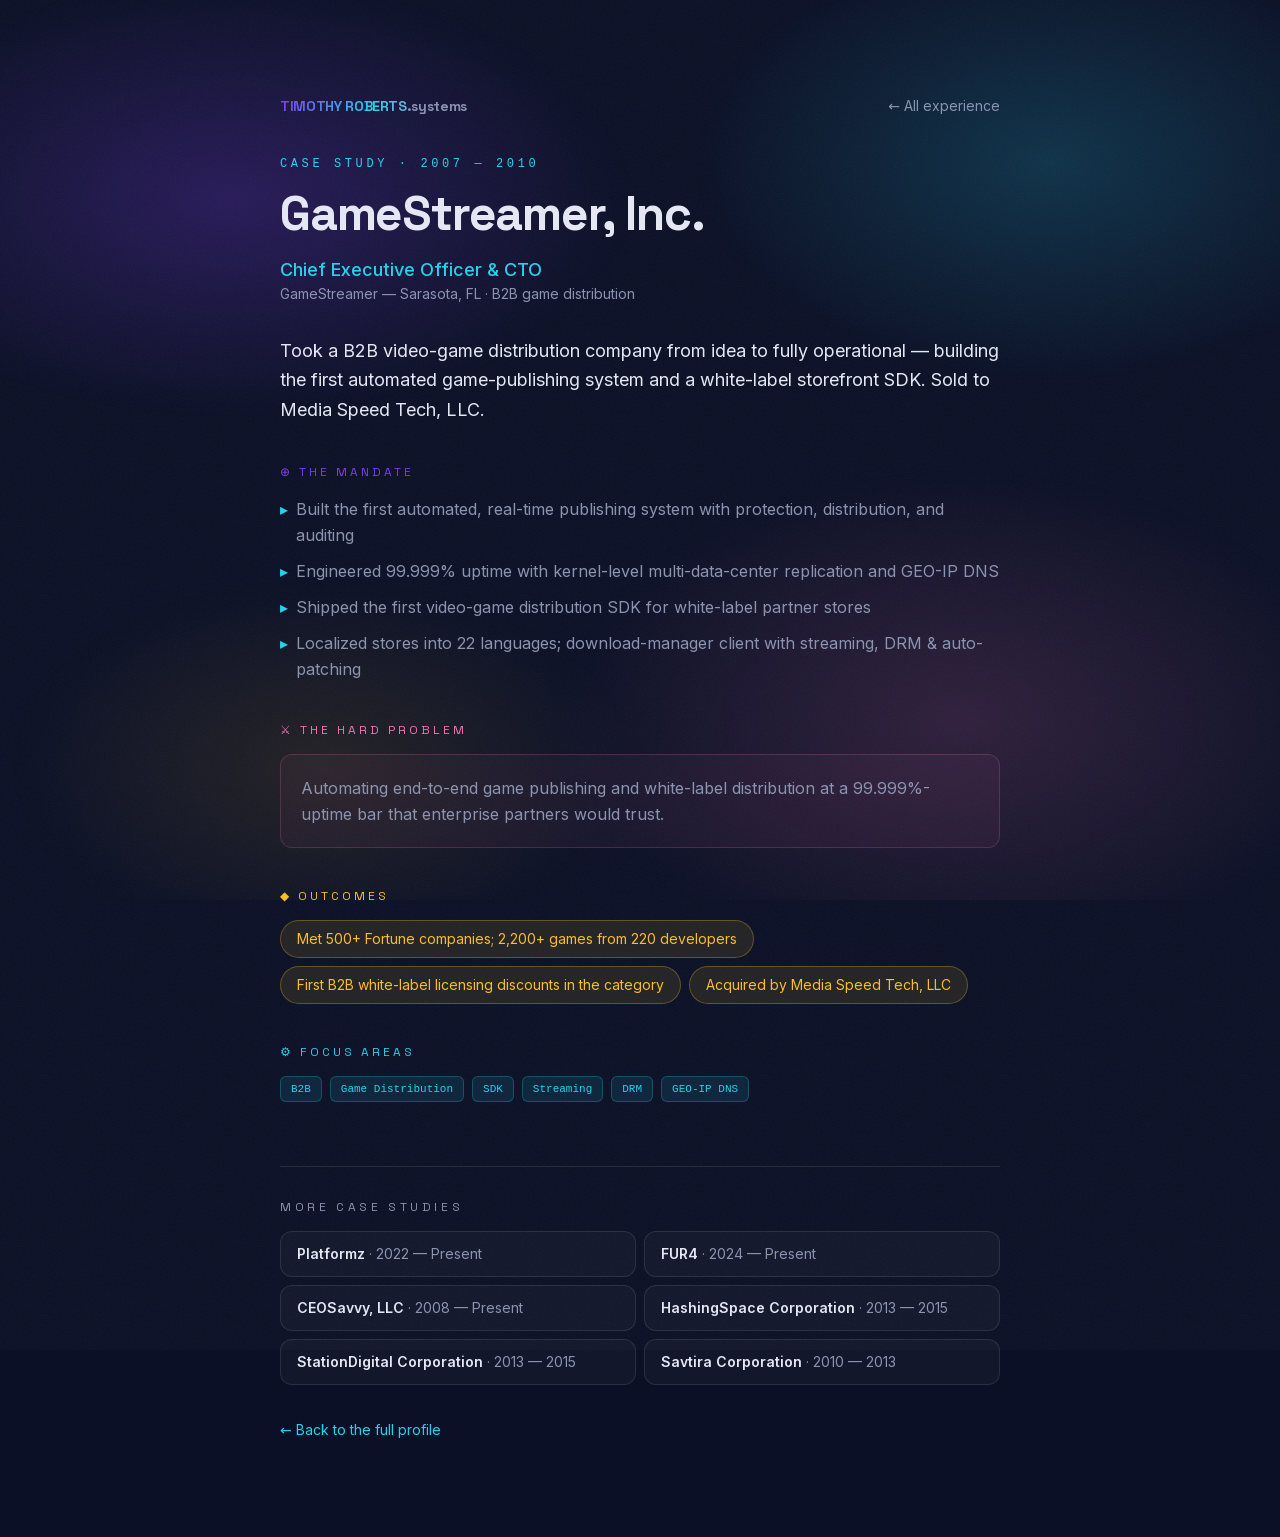
<file: story/gamestreamer/index.html>
<!DOCTYPE html><html lang="en" class="space_grotesk_d7b50fc5-module__qeW00a__variable inter_fe8b9d92-module__LINzvG__variable antialiased"><head><meta charSet="utf-8"/><meta name="viewport" content="width=device-width, initial-scale=1"/><link rel="preload" href="/_next/static/media/0c89a48fa5027cee-s.p.2cyn07wtgehh0.woff2" as="font" crossorigin="" type="font/woff2"/><link rel="preload" href="/_next/static/media/83afe278b6a6bb3c-s.p.2bn3s6zvc0dyp.woff2" as="font" crossorigin="" type="font/woff2"/><link rel="stylesheet" href="/_next/static/chunks/2yo6b--t10zj8.css" data-precedence="next"/><link rel="preload" as="script" fetchPriority="low" href="/_next/static/chunks/1pvb0-k0k5dow.js"/><script src="/_next/static/chunks/3j27vzhmynpf5.js" async=""></script><script src="/_next/static/chunks/3jh1u-s3k0bkk.js" async=""></script><script src="/_next/static/chunks/1o-m9ax_2wld_.js" async=""></script><script src="/_next/static/chunks/2kqrbujyxigm8.js" async=""></script><script src="/_next/static/chunks/turbopack-3byfdr1xfbjph.js" async=""></script><script src="/_next/static/chunks/05-c3ty_6dwfk.js" async=""></script><script src="/_next/static/chunks/14mrh2-p_w84d.js" async=""></script><script src="/_next/static/chunks/0yz-2zz_t4sc5.js" async=""></script><meta name="next-size-adjust" content=""/><title>GameStreamer, Inc. — Chief Executive Officer &amp; CTO | Timothy Munro Roberts</title><meta name="description" content="Took a B2B video-game distribution company from idea to fully operational — building the first automated game-publishing system and a white-label storefront SDK. Sold to Media Speed Tech, LLC."/><link rel="author" href="https://timothymunroroberts.com"/><meta name="author" content="Timothy Munro Roberts"/><meta name="keywords" content="Timothy Munro Roberts,Tim Roberts,SAVVIS founder,Intira,Savtira,Phantom Entertainment,Platformz,FUR4,enterprise architect,cloud computing pioneer,AI platform"/><meta name="robots" content="index, follow"/><link rel="canonical" href="https://timothymunroroberts.com/story/gamestreamer/"/><meta property="og:title" content="GameStreamer, Inc. — Chief Executive Officer &amp; CTO | Timothy Munro Roberts"/><meta property="og:description" content="Took a B2B video-game distribution company from idea to fully operational — building the first automated game-publishing system and a white-label storefront SDK. Sold to Media Speed Tech, LLC."/><meta property="og:url" content="https://timothymunroroberts.com/story/gamestreamer/"/><meta property="og:image" content="https://timothymunroroberts.com/og.png"/><meta property="og:image:width" content="1200"/><meta property="og:image:height" content="630"/><meta property="og:image:alt" content="Timothy Munro Roberts"/><meta property="og:type" content="article"/><meta name="twitter:card" content="summary_large_image"/><meta name="twitter:title" content="GameStreamer, Inc. — Chief Executive Officer &amp; CTO | Timothy Munro Roberts"/><meta name="twitter:description" content="Took a B2B video-game distribution company from idea to fully operational — building the first automated game-publishing system and a white-label storefront SDK. Sold to Media Speed Tech, LLC."/><meta name="twitter:image" content="https://timothymunroroberts.com/og.png"/><link rel="icon" href="/icon.svg?icon.36syc_q5130qh.svg" sizes="any" type="image/svg+xml"/><script src="/_next/static/chunks/0cz1d0mv5g_q7.js" noModule=""></script></head><body class="grain"><div hidden=""><!--$--><!--/$--></div><script type="application/ld+json">[{"@context":"https://schema.org","@type":"Person","@id":"https://timothymunroroberts.com/#person","name":"Timothy Munro Roberts","alternateName":["Tim Roberts","Timothy Roberts","Tim Munro Roberts"],"url":"https://timothymunroroberts.com","image":"https://timothymunroroberts.com/portrait.jpg","description":"Timothy Munro Roberts is a technology founder, enterprise architect, and platform designer with 25+ years building and scaling high-availability commerce and infrastructure platforms. He co-founded SAVVIS Communications (NASDAQ: SVVS; later acquired by CenturyLink for ~$3.4B), founded Intira (the first company to sell cloud computing as a service; lineage acquired by Verizon for ~$1.6B via Terremark), and took Phantom Entertainment, StationDigital, and HashingSpace public. Today he is CEO of Platformz and COO/CTO of FUR4.","jobTitle":"Chief Executive Officer & Chief Technology Officer","email":"mailto:tim@platformz.us","telephone":"+1-636-735-1657","worksFor":[{"@type":"Organization","name":"Platformz","url":"https://platformz.us"},{"@type":"Organization","name":"FUR4","url":"https://fur4.com"}],"alumniOf":[{"@type":"CollegeOrUniversity","name":"Missouri Valley College"},{"@type":"CollegeOrUniversity","name":"Missouri State University"}],"birthPlace":{"@type":"Place","name":"St. Louis, Missouri, USA"},"homeLocation":{"@type":"Place","name":"St. Louis, Missouri, USA"},"knowsAbout":["Enterprise software architecture","Cloud computing","Internet infrastructure","Data centers & managed hosting","Digital commerce","Omnichannel retail","Bitcoin & blockchain","AI platforms","Multi-tenant SaaS","Magento"],"award":["St. Louis Business Journal 30 Under 30","St. Louis Business Journal 40 Under 40","St. Louis Top 100 of the Millennium"],"sameAs":["https://www.linkedin.com/in/platformz","https://github.com/azaworld","https://platformz.us","https://fur4.com","https://www.phantom.net","https://builtbeforecloud.com","https://builtbeforecloud.com/about-tim"],"subjectOf":{"@type":"WebSite","name":"Built Before the Cloud","url":"https://builtbeforecloud.com","description":"The firsthand, research-supported story of Timothy Munro Roberts (Tim Roberts)—from Whackoland BBS to Savvis, Intira's NetSourcing and Platformz."}},{"@context":"https://schema.org","@type":"Organization","@id":"https://platformz.us/#org","name":"Platformz","url":"https://platformz.us","description":"A multi-tenant, enterprise-class commerce platform and agency powering consumer brands across pet, sports, and other verticals.","founder":{"@id":"https://timothymunroroberts.com/#person"},"sameAs":["https://builtbeforecloud.com/platformz"]},{"@context":"https://schema.org","@type":"Organization","@id":"https://fur4.com/#org","name":"FUR4","url":"https://fur4.com","description":"A premium pet-grooming brand led by the original inventor of the Furminator, and the production environment for Platformz."},{"@context":"https://schema.org","@type":"WebSite","@id":"https://timothymunroroberts.com/#website","url":"https://timothymunroroberts.com","name":"Timothy Munro Roberts — Official Site","about":{"@id":"https://timothymunroroberts.com/#person"},"inLanguage":"en-US"}]</script><div class="aurora-bg" aria-hidden="true"></div><script type="application/ld+json">[{"@context":"https://schema.org","@type":"Article","@id":"https://timothymunroroberts.com/story/gamestreamer/#article","headline":"GameStreamer, Inc. — Chief Executive Officer & CTO","description":"Took a B2B video-game distribution company from idea to fully operational — building the first automated game-publishing system and a white-label storefront SDK. Sold to Media Speed Tech, LLC.","image":"https://timothymunroroberts.com/portrait.jpg","author":{"@type":"Person","@id":"https://timothymunroroberts.com/#person","name":"Timothy Munro Roberts","url":"https://timothymunroroberts.com"},"publisher":{"@type":"Person","@id":"https://timothymunroroberts.com/#person","name":"Timothy Munro Roberts"},"about":{"@id":"https://timothymunroroberts.com/#person"},"mainEntityOfPage":"https://timothymunroroberts.com/story/gamestreamer/","articleSection":"GameStreamer — Sarasota, FL · B2B game distribution","keywords":"B2B, Game Distribution, SDK, Streaming, DRM, GEO-IP DNS"},{"@context":"https://schema.org","@type":"BreadcrumbList","itemListElement":[{"@type":"ListItem","position":1,"name":"Timothy Munro Roberts","item":"https://timothymunroroberts.com/"},{"@type":"ListItem","position":2,"name":"Story","item":"https://timothymunroroberts.com/#missions"},{"@type":"ListItem","position":3,"name":"GameStreamer, Inc.","item":"https://timothymunroroberts.com/story/gamestreamer/"}]}]</script><main class="mx-auto w-full max-w-3xl px-6 py-16 sm:py-24"><nav class="mb-10 flex items-center justify-between text-sm"><a class="font-display font-bold tracking-tight" href="/"><span class="text-aurora">TIMOTHY ROBERTS</span><span class="text-muted">.systems</span></a><a class="text-muted transition-colors hover:text-cyan" href="/#missions">← All experience</a></nav><article><p class="font-mono text-xs uppercase tracking-[0.3em] text-cyan">case study<!-- --> · <!-- -->2007 — 2010</p><h1 class="font-display mt-3 text-4xl font-bold leading-tight tracking-tight sm:text-5xl">GameStreamer, Inc.</h1><p class="mt-3 text-lg font-medium text-cyan">Chief Executive Officer &amp; CTO</p><p class="text-sm text-muted">GameStreamer — Sarasota, FL · B2B game distribution</p><p class="mt-8 text-lg leading-relaxed text-text">Took a B2B video-game distribution company from idea to fully operational — building the first automated game-publishing system and a white-label storefront SDK. Sold to Media Speed Tech, LLC.</p><section class="mt-10"><h2 class="font-mono text-xs uppercase tracking-[0.25em] text-violet">⊕ The mandate</h2><ul class="mt-4 space-y-2.5"><li class="flex gap-2 leading-relaxed text-muted"><span class="text-cyan" aria-hidden="true">▸</span>Built the first automated, real-time publishing system with protection, distribution, and auditing</li><li class="flex gap-2 leading-relaxed text-muted"><span class="text-cyan" aria-hidden="true">▸</span>Engineered 99.999% uptime with kernel-level multi-data-center replication and GEO-IP DNS</li><li class="flex gap-2 leading-relaxed text-muted"><span class="text-cyan" aria-hidden="true">▸</span>Shipped the first video-game distribution SDK for white-label partner stores</li><li class="flex gap-2 leading-relaxed text-muted"><span class="text-cyan" aria-hidden="true">▸</span>Localized stores into 22 languages; download-manager client with streaming, DRM &amp; auto-patching</li></ul></section><section class="mt-10"><h2 class="font-mono text-xs uppercase tracking-[0.25em] text-magenta">⚔ The hard problem</h2><p class="mt-4 rounded-xl border border-magenta/20 bg-magenta/5 p-5 leading-relaxed text-muted">Automating end-to-end game publishing and white-label distribution at a 99.999%-uptime bar that enterprise partners would trust.</p></section><section class="mt-10"><h2 class="font-mono text-xs uppercase tracking-[0.25em] text-amber">◆ Outcomes</h2><ul class="mt-4 flex flex-wrap gap-2"><li class="rounded-full border border-amber/30 bg-amber/10 px-4 py-2 text-sm text-amber">Met 500+ Fortune companies; 2,200+ games from 220 developers</li><li class="rounded-full border border-amber/30 bg-amber/10 px-4 py-2 text-sm text-amber">First B2B white-label licensing discounts in the category</li><li class="rounded-full border border-amber/30 bg-amber/10 px-4 py-2 text-sm text-amber">Acquired by Media Speed Tech, LLC</li></ul></section><section class="mt-10"><h2 class="font-mono text-xs uppercase tracking-[0.25em] text-cyan">⚙ Focus areas</h2><ul class="mt-4 flex flex-wrap gap-2"><li class="rounded-md border border-cyan/25 bg-cyan/10 px-2.5 py-1 font-mono text-[11px] text-cyan">B2B</li><li class="rounded-md border border-cyan/25 bg-cyan/10 px-2.5 py-1 font-mono text-[11px] text-cyan">Game Distribution</li><li class="rounded-md border border-cyan/25 bg-cyan/10 px-2.5 py-1 font-mono text-[11px] text-cyan">SDK</li><li class="rounded-md border border-cyan/25 bg-cyan/10 px-2.5 py-1 font-mono text-[11px] text-cyan">Streaming</li><li class="rounded-md border border-cyan/25 bg-cyan/10 px-2.5 py-1 font-mono text-[11px] text-cyan">DRM</li><li class="rounded-md border border-cyan/25 bg-cyan/10 px-2.5 py-1 font-mono text-[11px] text-cyan">GEO-IP DNS</li></ul></section></article><aside class="mt-16 border-t border-white/10 pt-8"><h2 class="font-mono text-xs uppercase tracking-[0.3em] text-muted">More case studies</h2><ul class="mt-4 grid gap-2 sm:grid-cols-2"><li><a class="block rounded-xl border border-white/10 bg-white/[0.03] px-4 py-3 text-sm transition-colors hover:border-cyan/40 hover:text-cyan" href="/story/platformz/"><span class="font-semibold">Platformz</span><span class="ml-1 text-muted">· <!-- -->2022 — Present</span></a></li><li><a class="block rounded-xl border border-white/10 bg-white/[0.03] px-4 py-3 text-sm transition-colors hover:border-cyan/40 hover:text-cyan" href="/story/fur4/"><span class="font-semibold">FUR4</span><span class="ml-1 text-muted">· <!-- -->2024 — Present</span></a></li><li><a class="block rounded-xl border border-white/10 bg-white/[0.03] px-4 py-3 text-sm transition-colors hover:border-cyan/40 hover:text-cyan" href="/story/ceosavvy/"><span class="font-semibold">CEOSavvy, LLC</span><span class="ml-1 text-muted">· <!-- -->2008 — Present</span></a></li><li><a class="block rounded-xl border border-white/10 bg-white/[0.03] px-4 py-3 text-sm transition-colors hover:border-cyan/40 hover:text-cyan" href="/story/hashingspace/"><span class="font-semibold">HashingSpace Corporation</span><span class="ml-1 text-muted">· <!-- -->2013 — 2015</span></a></li><li><a class="block rounded-xl border border-white/10 bg-white/[0.03] px-4 py-3 text-sm transition-colors hover:border-cyan/40 hover:text-cyan" href="/story/stationdigital/"><span class="font-semibold">StationDigital Corporation</span><span class="ml-1 text-muted">· <!-- -->2013 — 2015</span></a></li><li><a class="block rounded-xl border border-white/10 bg-white/[0.03] px-4 py-3 text-sm transition-colors hover:border-cyan/40 hover:text-cyan" href="/story/savtira/"><span class="font-semibold">Savtira Corporation</span><span class="ml-1 text-muted">· <!-- -->2010 — 2013</span></a></li></ul><p class="mt-8"><a class="text-sm text-cyan hover:underline" href="/">← Back to the full profile</a></p></aside></main><!--$--><!--/$--><script src="/_next/static/chunks/1pvb0-k0k5dow.js" id="_R_" async=""></script><script>(self.__next_f=self.__next_f||[]).push([0])</script><script>self.__next_f.push([1,"1:\"$Sreact.fragment\"\na:I[68027,[\"/_next/static/chunks/05-c3ty_6dwfk.js\",\"/_next/static/chunks/14mrh2-p_w84d.js\"],\"default\",1]\n:HL[\"/_next/static/chunks/2yo6b--t10zj8.css\",\"style\"]\n:HL[\"/_next/static/media/0c89a48fa5027cee-s.p.2cyn07wtgehh0.woff2\",\"font\",{\"crossOrigin\":\"\",\"type\":\"font/woff2\"}]\n:HL[\"/_next/static/media/83afe278b6a6bb3c-s.p.2bn3s6zvc0dyp.woff2\",\"font\",{\"crossOrigin\":\"\",\"type\":\"font/woff2\"}]\n2:Tc67,"])</script><script>self.__next_f.push([1,"[{\"@context\":\"https://schema.org\",\"@type\":\"Person\",\"@id\":\"https://timothymunroroberts.com/#person\",\"name\":\"Timothy Munro Roberts\",\"alternateName\":[\"Tim Roberts\",\"Timothy Roberts\",\"Tim Munro Roberts\"],\"url\":\"https://timothymunroroberts.com\",\"image\":\"https://timothymunroroberts.com/portrait.jpg\",\"description\":\"Timothy Munro Roberts is a technology founder, enterprise architect, and platform designer with 25+ years building and scaling high-availability commerce and infrastructure platforms. He co-founded SAVVIS Communications (NASDAQ: SVVS; later acquired by CenturyLink for ~$3.4B), founded Intira (the first company to sell cloud computing as a service; lineage acquired by Verizon for ~$1.6B via Terremark), and took Phantom Entertainment, StationDigital, and HashingSpace public. Today he is CEO of Platformz and COO/CTO of FUR4.\",\"jobTitle\":\"Chief Executive Officer \u0026 Chief Technology Officer\",\"email\":\"mailto:tim@platformz.us\",\"telephone\":\"+1-636-735-1657\",\"worksFor\":[{\"@type\":\"Organization\",\"name\":\"Platformz\",\"url\":\"https://platformz.us\"},{\"@type\":\"Organization\",\"name\":\"FUR4\",\"url\":\"https://fur4.com\"}],\"alumniOf\":[{\"@type\":\"CollegeOrUniversity\",\"name\":\"Missouri Valley College\"},{\"@type\":\"CollegeOrUniversity\",\"name\":\"Missouri State University\"}],\"birthPlace\":{\"@type\":\"Place\",\"name\":\"St. Louis, Missouri, USA\"},\"homeLocation\":{\"@type\":\"Place\",\"name\":\"St. Louis, Missouri, USA\"},\"knowsAbout\":[\"Enterprise software architecture\",\"Cloud computing\",\"Internet infrastructure\",\"Data centers \u0026 managed hosting\",\"Digital commerce\",\"Omnichannel retail\",\"Bitcoin \u0026 blockchain\",\"AI platforms\",\"Multi-tenant SaaS\",\"Magento\"],\"award\":[\"St. Louis Business Journal 30 Under 30\",\"St. Louis Business Journal 40 Under 40\",\"St. Louis Top 100 of the Millennium\"],\"sameAs\":[\"https://www.linkedin.com/in/platformz\",\"https://github.com/azaworld\",\"https://platformz.us\",\"https://fur4.com\",\"https://www.phantom.net\",\"https://builtbeforecloud.com\",\"https://builtbeforecloud.com/about-tim\"],\"subjectOf\":{\"@type\":\"WebSite\",\"name\":\"Built Before the Cloud\",\"url\":\"https://builtbeforecloud.com\",\"description\":\"The firsthand, research-supported story of Timothy Munro Roberts (Tim Roberts)—from Whackoland BBS to Savvis, Intira's NetSourcing and Platformz.\"}},{\"@context\":\"https://schema.org\",\"@type\":\"Organization\",\"@id\":\"https://platformz.us/#org\",\"name\":\"Platformz\",\"url\":\"https://platformz.us\",\"description\":\"A multi-tenant, enterprise-class commerce platform and agency powering consumer brands across pet, sports, and other verticals.\",\"founder\":{\"@id\":\"https://timothymunroroberts.com/#person\"},\"sameAs\":[\"https://builtbeforecloud.com/platformz\"]},{\"@context\":\"https://schema.org\",\"@type\":\"Organization\",\"@id\":\"https://fur4.com/#org\",\"name\":\"FUR4\",\"url\":\"https://fur4.com\",\"description\":\"A premium pet-grooming brand led by the original inventor of the Furminator, and the production environment for Platformz.\"},{\"@context\":\"https://schema.org\",\"@type\":\"WebSite\",\"@id\":\"https://timothymunroroberts.com/#website\",\"url\":\"https://timothymunroroberts.com\",\"name\":\"Timothy Munro Roberts — Official Site\",\"about\":{\"@id\":\"https://timothymunroroberts.com/#person\"},\"inLanguage\":\"en-US\"}]"])</script><script>self.__next_f.push([1,"0:{\"P\":null,\"c\":[\"\",\"story\",\"gamestreamer\",\"\"],\"q\":\"\",\"i\":false,\"f\":[[[\"\",{\"children\":[\"story\",{\"children\":[[\"slug\",\"gamestreamer\",\"d\",null],{\"children\":[\"__PAGE__\",{}]}]}]},\"$undefined\",\"$undefined\",16],[[\"$\",\"$1\",\"c\",{\"children\":[[[\"$\",\"link\",\"0\",{\"rel\":\"stylesheet\",\"href\":\"/_next/static/chunks/2yo6b--t10zj8.css\",\"precedence\":\"next\",\"crossOrigin\":\"$undefined\",\"nonce\":\"$undefined\"}],[\"$\",\"script\",\"script-0\",{\"src\":\"/_next/static/chunks/05-c3ty_6dwfk.js\",\"async\":true,\"nonce\":\"$undefined\"}],[\"$\",\"script\",\"script-1\",{\"src\":\"/_next/static/chunks/14mrh2-p_w84d.js\",\"async\":true,\"nonce\":\"$undefined\"}]],[\"$\",\"html\",null,{\"lang\":\"en\",\"className\":\"space_grotesk_d7b50fc5-module__qeW00a__variable inter_fe8b9d92-module__LINzvG__variable antialiased\",\"suppressHydrationWarning\":true,\"children\":[\"$\",\"body\",null,{\"className\":\"grain\",\"children\":[[\"$\",\"script\",null,{\"type\":\"application/ld+json\",\"dangerouslySetInnerHTML\":{\"__html\":\"$2\"}}],\"$L3\",\"$L4\"]}]}]]}],{\"children\":[\"$L5\",{\"children\":[\"$L6\",{\"children\":[\"$L7\",{},null,false,null]},null,false,\"$@8\"]},null,false,\"$@8\"]},null,false,null],\"$L9\",false]],\"m\":\"$undefined\",\"G\":[\"$a\",[\"$Lb\"]],\"S\":true,\"h\":null,\"s\":\"$undefined\",\"l\":\"$undefined\",\"p\":\"$undefined\",\"d\":\"$undefined\",\"b\":\"YXJHbZlnj5XeFRCSqd8gn\"}\n"])</script><script>self.__next_f.push([1,"c:I[39756,[\"/_next/static/chunks/05-c3ty_6dwfk.js\",\"/_next/static/chunks/14mrh2-p_w84d.js\"],\"default\"]\nd:I[37457,[\"/_next/static/chunks/05-c3ty_6dwfk.js\",\"/_next/static/chunks/14mrh2-p_w84d.js\"],\"default\"]\nf:I[97367,[\"/_next/static/chunks/05-c3ty_6dwfk.js\",\"/_next/static/chunks/14mrh2-p_w84d.js\"],\"OutletBoundary\"]\n10:\"$Sreact.suspense\"\n13:I[97367,[\"/_next/static/chunks/05-c3ty_6dwfk.js\",\"/_next/static/chunks/14mrh2-p_w84d.js\"],\"ViewportBoundary\"]\n15:I[97367,[\"/_next/static/chunks/05-c3ty_6dwfk.js\",\"/_next/static/chunks/14mrh2-p_w84d.js\"],\"MetadataBoundary\"]\n3:[\"$\",\"div\",null,{\"className\":\"aurora-bg\",\"aria-hidden\":true}]\n"])</script><script>self.__next_f.push([1,"4:[\"$\",\"$Lc\",null,{\"parallelRouterKey\":\"children\",\"error\":\"$undefined\",\"errorStyles\":\"$undefined\",\"errorScripts\":\"$undefined\",\"template\":[\"$\",\"$Ld\",null,{}],\"templateStyles\":\"$undefined\",\"templateScripts\":\"$undefined\",\"notFound\":[[[\"$\",\"title\",null,{\"children\":\"404: This page could not be found.\"}],[\"$\",\"div\",null,{\"style\":{\"fontFamily\":\"system-ui,\\\"Segoe UI\\\",Roboto,Helvetica,Arial,sans-serif,\\\"Apple Color Emoji\\\",\\\"Segoe UI Emoji\\\"\",\"height\":\"100vh\",\"textAlign\":\"center\",\"display\":\"flex\",\"flexDirection\":\"column\",\"alignItems\":\"center\",\"justifyContent\":\"center\"},\"children\":[\"$\",\"div\",null,{\"children\":[[\"$\",\"style\",null,{\"dangerouslySetInnerHTML\":{\"__html\":\"body{color:#000;background:#fff;margin:0}.next-error-h1{border-right:1px solid rgba(0,0,0,.3)}@media (prefers-color-scheme:dark){body{color:#fff;background:#000}.next-error-h1{border-right:1px solid rgba(255,255,255,.3)}}\"}}],[\"$\",\"h1\",null,{\"className\":\"next-error-h1\",\"style\":{\"display\":\"inline-block\",\"margin\":\"0 20px 0 0\",\"padding\":\"0 23px 0 0\",\"fontSize\":24,\"fontWeight\":500,\"verticalAlign\":\"top\",\"lineHeight\":\"49px\"},\"children\":404}],[\"$\",\"div\",null,{\"style\":{\"display\":\"inline-block\"},\"children\":[\"$\",\"h2\",null,{\"style\":{\"fontSize\":14,\"fontWeight\":400,\"lineHeight\":\"49px\",\"margin\":0},\"children\":\"This page could not be found.\"}]}]]}]}]],[]],\"forbidden\":\"$undefined\",\"unauthorized\":\"$undefined\"}]\n"])</script><script>self.__next_f.push([1,"5:[\"$\",\"$1\",\"c\",{\"children\":[null,[\"$\",\"$Lc\",null,{\"parallelRouterKey\":\"children\",\"error\":\"$undefined\",\"errorStyles\":\"$undefined\",\"errorScripts\":\"$undefined\",\"template\":[\"$\",\"$Ld\",null,{}],\"templateStyles\":\"$undefined\",\"templateScripts\":\"$undefined\",\"notFound\":\"$undefined\",\"forbidden\":\"$undefined\",\"unauthorized\":\"$undefined\"}]]}]\n6:[\"$\",\"$1\",\"c\",{\"children\":[null,[\"$\",\"$Lc\",null,{\"parallelRouterKey\":\"children\",\"error\":\"$undefined\",\"errorStyles\":\"$undefined\",\"errorScripts\":\"$undefined\",\"template\":[\"$\",\"$Ld\",null,{}],\"templateStyles\":\"$undefined\",\"templateScripts\":\"$undefined\",\"notFound\":\"$undefined\",\"forbidden\":\"$undefined\",\"unauthorized\":\"$undefined\"}]]}]\n7:[\"$\",\"$1\",\"c\",{\"children\":[\"$Le\",[[\"$\",\"script\",\"script-0\",{\"src\":\"/_next/static/chunks/0yz-2zz_t4sc5.js\",\"async\":true,\"nonce\":\"$undefined\"}]],[\"$\",\"$Lf\",null,{\"children\":[\"$\",\"$10\",null,{\"name\":\"Next.MetadataOutlet\",\"children\":\"$@11\"}]}]]}]\n12:[]\n8:\"$W12\"\n9:[\"$\",\"$1\",\"h\",{\"children\":[null,[\"$\",\"$L13\",null,{\"children\":\"$L14\"}],[\"$\",\"div\",null,{\"hidden\":true,\"children\":[\"$\",\"$L15\",null,{\"children\":[\"$\",\"$10\",null,{\"name\":\"Next.Metadata\",\"children\":\"$L16\"}]}]}],[\"$\",\"meta\",null,{\"name\":\"next-size-adjust\",\"content\":\"\"}]]}]\nb:[\"$\",\"link\",\"0\",{\"rel\":\"stylesheet\",\"href\":\"/_next/static/chunks/2yo6b--t10zj8.css\",\"precedence\":\"next\",\"crossOrigin\":\"$undefined\",\"nonce\":\"$undefined\"}]\n"])</script><script>self.__next_f.push([1,"18:I[22016,[\"/_next/static/chunks/05-c3ty_6dwfk.js\",\"/_next/static/chunks/14mrh2-p_w84d.js\",\"/_next/static/chunks/0yz-2zz_t4sc5.js\"],\"\"]\n17:T571,"])</script><script>self.__next_f.push([1,"[{\"@context\":\"https://schema.org\",\"@type\":\"Article\",\"@id\":\"https://timothymunroroberts.com/story/gamestreamer/#article\",\"headline\":\"GameStreamer, Inc. — Chief Executive Officer \u0026 CTO\",\"description\":\"Took a B2B video-game distribution company from idea to fully operational — building the first automated game-publishing system and a white-label storefront SDK. Sold to Media Speed Tech, LLC.\",\"image\":\"https://timothymunroroberts.com/portrait.jpg\",\"author\":{\"@type\":\"Person\",\"@id\":\"https://timothymunroroberts.com/#person\",\"name\":\"Timothy Munro Roberts\",\"url\":\"https://timothymunroroberts.com\"},\"publisher\":{\"@type\":\"Person\",\"@id\":\"https://timothymunroroberts.com/#person\",\"name\":\"Timothy Munro Roberts\"},\"about\":{\"@id\":\"https://timothymunroroberts.com/#person\"},\"mainEntityOfPage\":\"https://timothymunroroberts.com/story/gamestreamer/\",\"articleSection\":\"GameStreamer — Sarasota, FL · B2B game distribution\",\"keywords\":\"B2B, Game Distribution, SDK, Streaming, DRM, GEO-IP DNS\"},{\"@context\":\"https://schema.org\",\"@type\":\"BreadcrumbList\",\"itemListElement\":[{\"@type\":\"ListItem\",\"position\":1,\"name\":\"Timothy Munro Roberts\",\"item\":\"https://timothymunroroberts.com/\"},{\"@type\":\"ListItem\",\"position\":2,\"name\":\"Story\",\"item\":\"https://timothymunroroberts.com/#missions\"},{\"@type\":\"ListItem\",\"position\":3,\"name\":\"GameStreamer, Inc.\",\"item\":\"https://timothymunroroberts.com/story/gamestreamer/\"}]}]"])</script><script>self.__next_f.push([1,"e:[[\"$\",\"script\",null,{\"type\":\"application/ld+json\",\"dangerouslySetInnerHTML\":{\"__html\":\"$17\"}}],[\"$\",\"main\",null,{\"className\":\"mx-auto w-full max-w-3xl px-6 py-16 sm:py-24\",\"children\":[[\"$\",\"nav\",null,{\"className\":\"mb-10 flex items-center justify-between text-sm\",\"children\":[[\"$\",\"$L18\",null,{\"href\":\"/\",\"className\":\"font-display font-bold tracking-tight\",\"children\":[[\"$\",\"span\",null,{\"className\":\"text-aurora\",\"children\":\"TIMOTHY ROBERTS\"}],[\"$\",\"span\",null,{\"className\":\"text-muted\",\"children\":\".systems\"}]]}],[\"$\",\"$L18\",null,{\"href\":\"/#missions\",\"className\":\"text-muted transition-colors hover:text-cyan\",\"children\":\"← All experience\"}]]}],[\"$\",\"article\",null,{\"children\":[[\"$\",\"p\",null,{\"className\":\"font-mono text-xs uppercase tracking-[0.3em] text-cyan\",\"children\":[\"case study\",\" · \",\"2007 — 2010\"]}],[\"$\",\"h1\",null,{\"className\":\"font-display mt-3 text-4xl font-bold leading-tight tracking-tight sm:text-5xl\",\"children\":\"GameStreamer, Inc.\"}],[\"$\",\"p\",null,{\"className\":\"mt-3 text-lg font-medium text-cyan\",\"children\":\"Chief Executive Officer \u0026 CTO\"}],[\"$\",\"p\",null,{\"className\":\"text-sm text-muted\",\"children\":\"GameStreamer — Sarasota, FL · B2B game distribution\"}],[\"$\",\"p\",null,{\"className\":\"mt-8 text-lg leading-relaxed text-text\",\"children\":\"Took a B2B video-game distribution company from idea to fully operational — building the first automated game-publishing system and a white-label storefront SDK. Sold to Media Speed Tech, LLC.\"}],[\"$\",\"section\",null,{\"className\":\"mt-10\",\"children\":[[\"$\",\"h2\",null,{\"className\":\"font-mono text-xs uppercase tracking-[0.25em] text-violet\",\"children\":\"⊕ The mandate\"}],[\"$\",\"ul\",null,{\"className\":\"mt-4 space-y-2.5\",\"children\":[[\"$\",\"li\",\"Built the first automated, real-time publishing system with protection, distribution, and auditing\",{\"className\":\"flex gap-2 leading-relaxed text-muted\",\"children\":[[\"$\",\"span\",null,{\"className\":\"text-cyan\",\"aria-hidden\":true,\"children\":\"▸\"}],\"Built the first automated, real-time publishing system with protection, distribution, and auditing\"]}],[\"$\",\"li\",\"Engineered 99.999% uptime with kernel-level multi-data-center replication and GEO-IP DNS\",{\"className\":\"flex gap-2 leading-relaxed text-muted\",\"children\":[[\"$\",\"span\",null,{\"className\":\"text-cyan\",\"aria-hidden\":true,\"children\":\"▸\"}],\"Engineered 99.999% uptime with kernel-level multi-data-center replication and GEO-IP DNS\"]}],\"$L19\",\"$L1a\"]}]]}],\"$L1b\",\"$L1c\",\"$L1d\",\"$undefined\"]}],\"$L1e\"]}]]\n"])</script><script>self.__next_f.push([1,"19:[\"$\",\"li\",\"Shipped the first video-game distribution SDK for white-label partner stores\",{\"className\":\"flex gap-2 leading-relaxed text-muted\",\"children\":[[\"$\",\"span\",null,{\"className\":\"text-cyan\",\"aria-hidden\":true,\"children\":\"▸\"}],\"Shipped the first video-game distribution SDK for white-label partner stores\"]}]\n1a:[\"$\",\"li\",\"Localized stores into 22 languages; download-manager client with streaming, DRM \u0026 auto-patching\",{\"className\":\"flex gap-2 leading-relaxed text-muted\",\"children\":[[\"$\",\"span\",null,{\"className\":\"text-cyan\",\"aria-hidden\":true,\"children\":\"▸\"}],\"Localized stores into 22 languages; download-manager client with streaming, DRM \u0026 auto-patching\"]}]\n1b:[\"$\",\"section\",null,{\"className\":\"mt-10\",\"children\":[[\"$\",\"h2\",null,{\"className\":\"font-mono text-xs uppercase tracking-[0.25em] text-magenta\",\"children\":\"⚔ The hard problem\"}],[\"$\",\"p\",null,{\"className\":\"mt-4 rounded-xl border border-magenta/20 bg-magenta/5 p-5 leading-relaxed text-muted\",\"children\":\"Automating end-to-end game publishing and white-label distribution at a 99.999%-uptime bar that enterprise partners would trust.\"}]]}]\n1c:[\"$\",\"section\",null,{\"className\":\"mt-10\",\"children\":[[\"$\",\"h2\",null,{\"className\":\"font-mono text-xs uppercase tracking-[0.25em] text-amber\",\"children\":\"◆ Outcomes\"}],[\"$\",\"ul\",null,{\"className\":\"mt-4 flex flex-wrap gap-2\",\"children\":[[\"$\",\"li\",\"Met 500+ Fortune companies; 2,200+ games from 220 developers\",{\"className\":\"rounded-full border border-amber/30 bg-amber/10 px-4 py-2 text-sm text-amber\",\"children\":\"Met 500+ Fortune companies; 2,200+ games from 220 developers\"}],[\"$\",\"li\",\"First B2B white-label licensing discounts in the category\",{\"className\":\"rounded-full border border-amber/30 bg-amber/10 px-4 py-2 text-sm text-amber\",\"children\":\"First B2B white-label licensing discounts in the category\"}],[\"$\",\"li\",\"Acquired by Media Speed Tech, LLC\",{\"className\":\"rounded-full border border-amber/30 bg-amber/10 px-4 py-2 text-sm text-amber\",\"children\":\"Acquired by Media Speed Tech, LLC\"}]]}]]}]\n1d:[\"$\",\"section\",null,{\"className\":\"mt-10\",\"children\":[[\"$\",\"h2\",null,{\"className\":\"font-mono text-xs uppercase tracking-[0.25em] text-cyan\",\"children\":\"⚙ Focus areas\"}],[\"$\",\"ul\",null,{\"className\":\"mt-4 flex flex-wrap gap-2\",\"children\":[[\"$\",\"li\",\"B2B\",{\"className\":\"rounded-md border border-cyan/25 bg-cyan/10 px-2.5 py-1 font-mono text-[11px] text-cyan\",\"children\":\"B2B\"}],[\"$\",\"li\",\"Game Distribution\",{\"className\":\"rounded-md border border-cyan/25 bg-cyan/10 px-2.5 py-1 font-mono text-[11px] text-cyan\",\"children\":\"Game Distribution\"}],[\"$\",\"li\",\"SDK\",{\"className\":\"rounded-md border border-cyan/25 bg-cyan/10 px-2.5 py-1 font-mono text-[11px] text-cyan\",\"children\":\"SDK\"}],[\"$\",\"li\",\"Streaming\",{\"className\":\"rounded-md border border-cyan/25 bg-cyan/10 px-2.5 py-1 font-mono text-[11px] text-cyan\",\"children\":\"Streaming\"}],[\"$\",\"li\",\"DRM\",{\"className\":\"rounded-md border border-cyan/25 bg-cyan/10 px-2.5 py-1 font-mono text-[11px] text-cyan\",\"children\":\"DRM\"}],[\"$\",\"li\",\"GEO-IP DNS\",{\"className\":\"rounded-md border border-cyan/25 bg-cyan/10 px-2.5 py-1 font-mono text-[11px] text-cyan\",\"children\":\"GEO-IP DNS\"}]]}]]}]\n"])</script><script>self.__next_f.push([1,"1e:[\"$\",\"aside\",null,{\"className\":\"mt-16 border-t border-white/10 pt-8\",\"children\":[[\"$\",\"h2\",null,{\"className\":\"font-mono text-xs uppercase tracking-[0.3em] text-muted\",\"children\":\"More case studies\"}],[\"$\",\"ul\",null,{\"className\":\"mt-4 grid gap-2 sm:grid-cols-2\",\"children\":[[\"$\",\"li\",\"platformz\",{\"children\":[\"$\",\"$L18\",null,{\"href\":\"/story/platformz/\",\"className\":\"block rounded-xl border border-white/10 bg-white/[0.03] px-4 py-3 text-sm transition-colors hover:border-cyan/40 hover:text-cyan\",\"children\":[[\"$\",\"span\",null,{\"className\":\"font-semibold\",\"children\":\"Platformz\"}],[\"$\",\"span\",null,{\"className\":\"ml-1 text-muted\",\"children\":[\"· \",\"2022 — Present\"]}]]}]}],[\"$\",\"li\",\"fur4\",{\"children\":[\"$\",\"$L18\",null,{\"href\":\"/story/fur4/\",\"className\":\"block rounded-xl border border-white/10 bg-white/[0.03] px-4 py-3 text-sm transition-colors hover:border-cyan/40 hover:text-cyan\",\"children\":[[\"$\",\"span\",null,{\"className\":\"font-semibold\",\"children\":\"FUR4\"}],[\"$\",\"span\",null,{\"className\":\"ml-1 text-muted\",\"children\":[\"· \",\"2024 — Present\"]}]]}]}],[\"$\",\"li\",\"ceosavvy\",{\"children\":[\"$\",\"$L18\",null,{\"href\":\"/story/ceosavvy/\",\"className\":\"block rounded-xl border border-white/10 bg-white/[0.03] px-4 py-3 text-sm transition-colors hover:border-cyan/40 hover:text-cyan\",\"children\":[[\"$\",\"span\",null,{\"className\":\"font-semibold\",\"children\":\"CEOSavvy, LLC\"}],[\"$\",\"span\",null,{\"className\":\"ml-1 text-muted\",\"children\":[\"· \",\"2008 — Present\"]}]]}]}],[\"$\",\"li\",\"hashingspace\",{\"children\":[\"$\",\"$L18\",null,{\"href\":\"/story/hashingspace/\",\"className\":\"block rounded-xl border border-white/10 bg-white/[0.03] px-4 py-3 text-sm transition-colors hover:border-cyan/40 hover:text-cyan\",\"children\":[[\"$\",\"span\",null,{\"className\":\"font-semibold\",\"children\":\"HashingSpace Corporation\"}],[\"$\",\"span\",null,{\"className\":\"ml-1 text-muted\",\"children\":[\"· \",\"2013 — 2015\"]}]]}]}],[\"$\",\"li\",\"stationdigital\",{\"children\":[\"$\",\"$L18\",null,{\"href\":\"/story/stationdigital/\",\"className\":\"block rounded-xl border border-white/10 bg-white/[0.03] px-4 py-3 text-sm transition-colors hover:border-cyan/40 hover:text-cyan\",\"children\":[[\"$\",\"span\",null,{\"className\":\"font-semibold\",\"children\":\"StationDigital Corporation\"}],[\"$\",\"span\",null,{\"className\":\"ml-1 text-muted\",\"children\":[\"· \",\"2013 — 2015\"]}]]}]}],[\"$\",\"li\",\"savtira\",{\"children\":[\"$\",\"$L18\",null,{\"href\":\"/story/savtira/\",\"className\":\"block rounded-xl border border-white/10 bg-white/[0.03] px-4 py-3 text-sm transition-colors hover:border-cyan/40 hover:text-cyan\",\"children\":[[\"$\",\"span\",null,{\"className\":\"font-semibold\",\"children\":\"Savtira Corporation\"}],[\"$\",\"span\",null,{\"className\":\"ml-1 text-muted\",\"children\":[\"· \",\"2010 — 2013\"]}]]}]}]]}],[\"$\",\"p\",null,{\"className\":\"mt-8\",\"children\":[\"$\",\"$L18\",null,{\"href\":\"/\",\"className\":\"text-sm text-cyan hover:underline\",\"children\":\"← Back to the full profile\"}]}]]}]\n"])</script><script>self.__next_f.push([1,"14:[[\"$\",\"meta\",\"0\",{\"charSet\":\"utf-8\"}],[\"$\",\"meta\",\"1\",{\"name\":\"viewport\",\"content\":\"width=device-width, initial-scale=1\"}]]\n"])</script><script>self.__next_f.push([1,"1f:I[27201,[\"/_next/static/chunks/05-c3ty_6dwfk.js\",\"/_next/static/chunks/14mrh2-p_w84d.js\"],\"IconMark\"]\n11:null\n"])</script><script>self.__next_f.push([1,"16:[[\"$\",\"title\",\"0\",{\"children\":\"GameStreamer, Inc. — Chief Executive Officer \u0026 CTO | Timothy Munro Roberts\"}],[\"$\",\"meta\",\"1\",{\"name\":\"description\",\"content\":\"Took a B2B video-game distribution company from idea to fully operational — building the first automated game-publishing system and a white-label storefront SDK. Sold to Media Speed Tech, LLC.\"}],[\"$\",\"link\",\"2\",{\"rel\":\"author\",\"href\":\"https://timothymunroroberts.com\"}],[\"$\",\"meta\",\"3\",{\"name\":\"author\",\"content\":\"Timothy Munro Roberts\"}],[\"$\",\"meta\",\"4\",{\"name\":\"keywords\",\"content\":\"Timothy Munro Roberts,Tim Roberts,SAVVIS founder,Intira,Savtira,Phantom Entertainment,Platformz,FUR4,enterprise architect,cloud computing pioneer,AI platform\"}],[\"$\",\"meta\",\"5\",{\"name\":\"robots\",\"content\":\"index, follow\"}],[\"$\",\"link\",\"6\",{\"rel\":\"canonical\",\"href\":\"https://timothymunroroberts.com/story/gamestreamer/\"}],[\"$\",\"meta\",\"7\",{\"property\":\"og:title\",\"content\":\"GameStreamer, Inc. — Chief Executive Officer \u0026 CTO | Timothy Munro Roberts\"}],[\"$\",\"meta\",\"8\",{\"property\":\"og:description\",\"content\":\"Took a B2B video-game distribution company from idea to fully operational — building the first automated game-publishing system and a white-label storefront SDK. Sold to Media Speed Tech, LLC.\"}],[\"$\",\"meta\",\"9\",{\"property\":\"og:url\",\"content\":\"https://timothymunroroberts.com/story/gamestreamer/\"}],[\"$\",\"meta\",\"10\",{\"property\":\"og:image\",\"content\":\"https://timothymunroroberts.com/og.png\"}],[\"$\",\"meta\",\"11\",{\"property\":\"og:image:width\",\"content\":\"1200\"}],[\"$\",\"meta\",\"12\",{\"property\":\"og:image:height\",\"content\":\"630\"}],[\"$\",\"meta\",\"13\",{\"property\":\"og:image:alt\",\"content\":\"Timothy Munro Roberts\"}],[\"$\",\"meta\",\"14\",{\"property\":\"og:type\",\"content\":\"article\"}],[\"$\",\"meta\",\"15\",{\"name\":\"twitter:card\",\"content\":\"summary_large_image\"}],[\"$\",\"meta\",\"16\",{\"name\":\"twitter:title\",\"content\":\"GameStreamer, Inc. — Chief Executive Officer \u0026 CTO | Timothy Munro Roberts\"}],[\"$\",\"meta\",\"17\",{\"name\":\"twitter:description\",\"content\":\"Took a B2B video-game distribution company from idea to fully operational — building the first automated game-publishing system and a white-label storefront SDK. Sold to Media Speed Tech, LLC.\"}],[\"$\",\"meta\",\"18\",{\"name\":\"twitter:image\",\"content\":\"https://timothymunroroberts.com/og.png\"}],[\"$\",\"link\",\"19\",{\"rel\":\"icon\",\"href\":\"/icon.svg?icon.36syc_q5130qh.svg\",\"sizes\":\"any\",\"type\":\"image/svg+xml\"}],[\"$\",\"$L1f\",\"20\",{}]]\n"])</script></body></html>
</file>
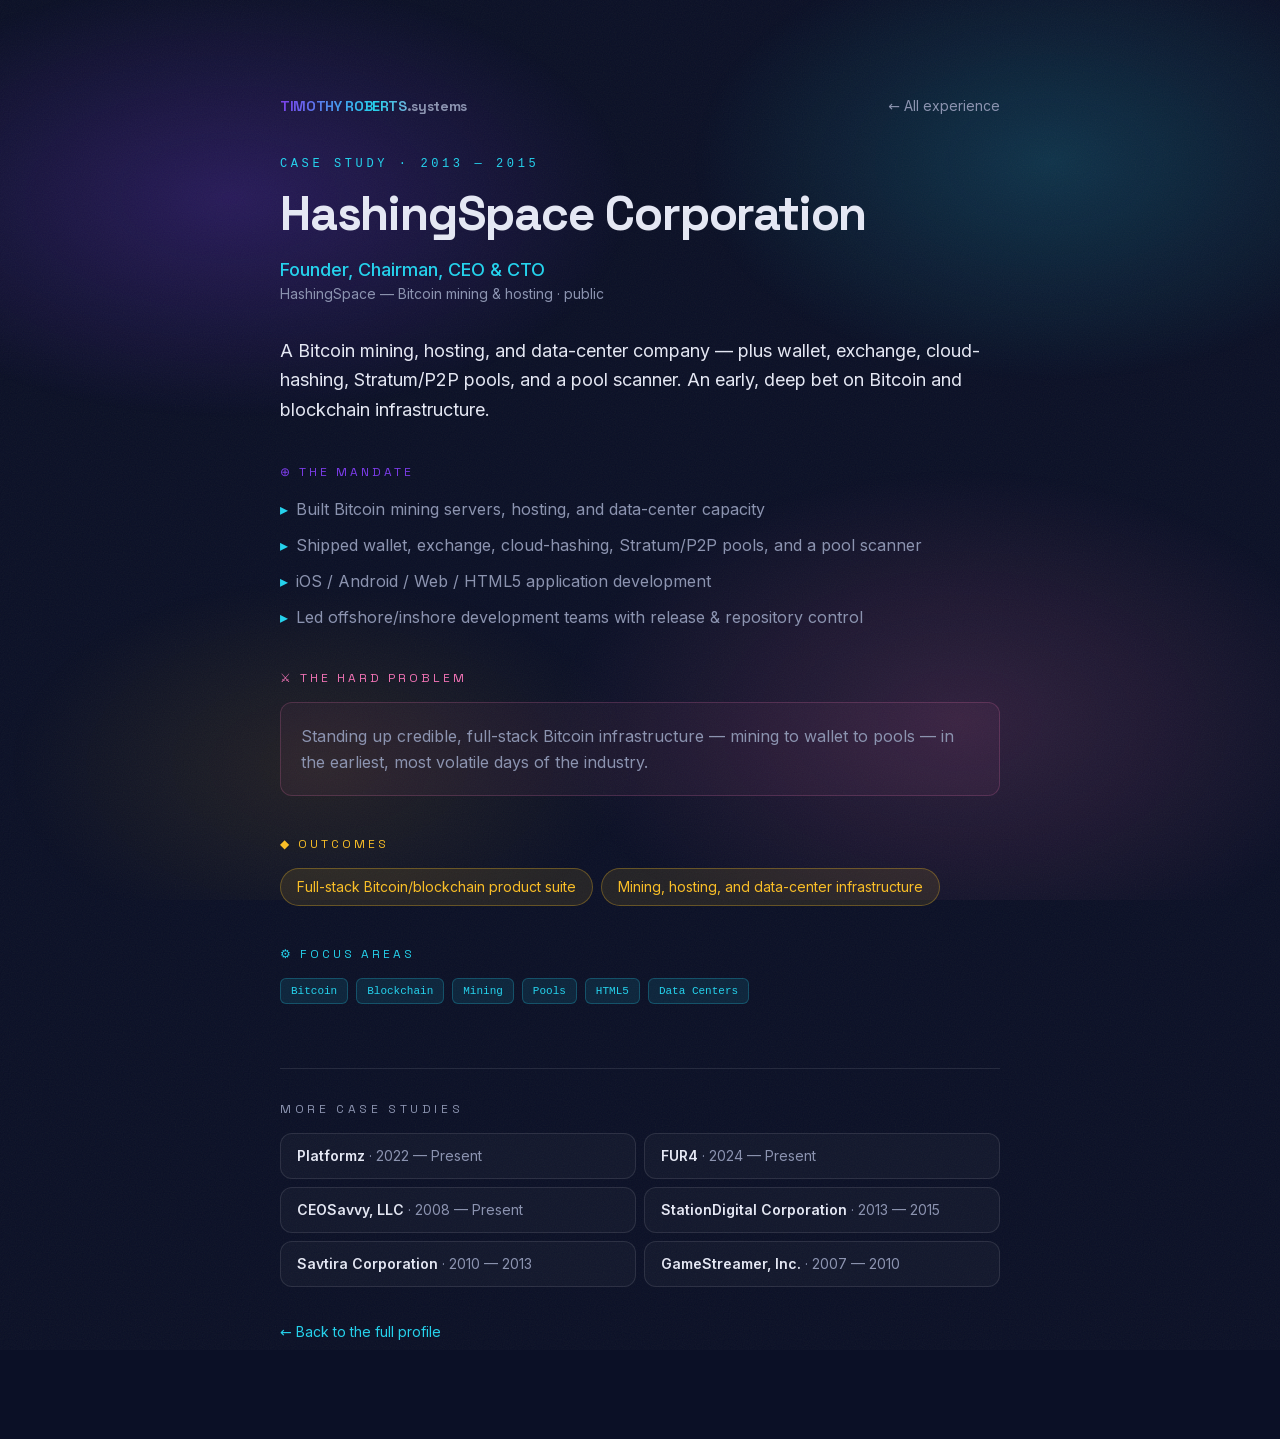
<file: story/hashingspace/index.html>
<!DOCTYPE html><html lang="en" class="space_grotesk_d7b50fc5-module__qeW00a__variable inter_fe8b9d92-module__LINzvG__variable antialiased"><head><meta charSet="utf-8"/><meta name="viewport" content="width=device-width, initial-scale=1"/><link rel="preload" href="/_next/static/media/0c89a48fa5027cee-s.p.2cyn07wtgehh0.woff2" as="font" crossorigin="" type="font/woff2"/><link rel="preload" href="/_next/static/media/83afe278b6a6bb3c-s.p.2bn3s6zvc0dyp.woff2" as="font" crossorigin="" type="font/woff2"/><link rel="stylesheet" href="/_next/static/chunks/2yo6b--t10zj8.css" data-precedence="next"/><link rel="preload" as="script" fetchPriority="low" href="/_next/static/chunks/1pvb0-k0k5dow.js"/><script src="/_next/static/chunks/3j27vzhmynpf5.js" async=""></script><script src="/_next/static/chunks/3jh1u-s3k0bkk.js" async=""></script><script src="/_next/static/chunks/1o-m9ax_2wld_.js" async=""></script><script src="/_next/static/chunks/2kqrbujyxigm8.js" async=""></script><script src="/_next/static/chunks/turbopack-3byfdr1xfbjph.js" async=""></script><script src="/_next/static/chunks/05-c3ty_6dwfk.js" async=""></script><script src="/_next/static/chunks/14mrh2-p_w84d.js" async=""></script><script src="/_next/static/chunks/0yz-2zz_t4sc5.js" async=""></script><meta name="next-size-adjust" content=""/><title>HashingSpace Corporation — Founder, Chairman, CEO &amp; CTO | Timothy Munro Roberts</title><meta name="description" content="A Bitcoin mining, hosting, and data-center company — plus wallet, exchange, cloud-hashing, Stratum/P2P pools, and a pool scanner. An early, deep bet on Bitcoin and blockchain infrastructure."/><link rel="author" href="https://timothymunroroberts.com"/><meta name="author" content="Timothy Munro Roberts"/><meta name="keywords" content="Timothy Munro Roberts,Tim Roberts,SAVVIS founder,Intira,Savtira,Phantom Entertainment,Platformz,FUR4,enterprise architect,cloud computing pioneer,AI platform"/><meta name="robots" content="index, follow"/><link rel="canonical" href="https://timothymunroroberts.com/story/hashingspace/"/><meta property="og:title" content="HashingSpace Corporation — Founder, Chairman, CEO &amp; CTO | Timothy Munro Roberts"/><meta property="og:description" content="A Bitcoin mining, hosting, and data-center company — plus wallet, exchange, cloud-hashing, Stratum/P2P pools, and a pool scanner. An early, deep bet on Bitcoin and blockchain infrastructure."/><meta property="og:url" content="https://timothymunroroberts.com/story/hashingspace/"/><meta property="og:image" content="https://timothymunroroberts.com/og.png"/><meta property="og:image:width" content="1200"/><meta property="og:image:height" content="630"/><meta property="og:image:alt" content="Timothy Munro Roberts"/><meta property="og:type" content="article"/><meta name="twitter:card" content="summary_large_image"/><meta name="twitter:title" content="HashingSpace Corporation — Founder, Chairman, CEO &amp; CTO | Timothy Munro Roberts"/><meta name="twitter:description" content="A Bitcoin mining, hosting, and data-center company — plus wallet, exchange, cloud-hashing, Stratum/P2P pools, and a pool scanner. An early, deep bet on Bitcoin and blockchain infrastructure."/><meta name="twitter:image" content="https://timothymunroroberts.com/og.png"/><link rel="icon" href="/icon.svg?icon.36syc_q5130qh.svg" sizes="any" type="image/svg+xml"/><script src="/_next/static/chunks/0cz1d0mv5g_q7.js" noModule=""></script></head><body class="grain"><div hidden=""><!--$--><!--/$--></div><script type="application/ld+json">[{"@context":"https://schema.org","@type":"Person","@id":"https://timothymunroroberts.com/#person","name":"Timothy Munro Roberts","alternateName":["Tim Roberts","Timothy Roberts","Tim Munro Roberts"],"url":"https://timothymunroroberts.com","image":"https://timothymunroroberts.com/portrait.jpg","description":"Timothy Munro Roberts is a technology founder, enterprise architect, and platform designer with 25+ years building and scaling high-availability commerce and infrastructure platforms. He co-founded SAVVIS Communications (NASDAQ: SVVS; later acquired by CenturyLink for ~$3.4B), founded Intira (the first company to sell cloud computing as a service; lineage acquired by Verizon for ~$1.6B via Terremark), and took Phantom Entertainment, StationDigital, and HashingSpace public. Today he is CEO of Platformz and COO/CTO of FUR4.","jobTitle":"Chief Executive Officer & Chief Technology Officer","email":"mailto:tim@platformz.us","telephone":"+1-636-735-1657","worksFor":[{"@type":"Organization","name":"Platformz","url":"https://platformz.us"},{"@type":"Organization","name":"FUR4","url":"https://fur4.com"}],"alumniOf":[{"@type":"CollegeOrUniversity","name":"Missouri Valley College"},{"@type":"CollegeOrUniversity","name":"Missouri State University"}],"birthPlace":{"@type":"Place","name":"St. Louis, Missouri, USA"},"homeLocation":{"@type":"Place","name":"St. Louis, Missouri, USA"},"knowsAbout":["Enterprise software architecture","Cloud computing","Internet infrastructure","Data centers & managed hosting","Digital commerce","Omnichannel retail","Bitcoin & blockchain","AI platforms","Multi-tenant SaaS","Magento"],"award":["St. Louis Business Journal 30 Under 30","St. Louis Business Journal 40 Under 40","St. Louis Top 100 of the Millennium"],"sameAs":["https://www.linkedin.com/in/platformz","https://github.com/azaworld","https://platformz.us","https://fur4.com","https://www.phantom.net","https://builtbeforecloud.com","https://builtbeforecloud.com/about-tim"],"subjectOf":{"@type":"WebSite","name":"Built Before the Cloud","url":"https://builtbeforecloud.com","description":"The firsthand, research-supported story of Timothy Munro Roberts (Tim Roberts)—from Whackoland BBS to Savvis, Intira's NetSourcing and Platformz."}},{"@context":"https://schema.org","@type":"Organization","@id":"https://platformz.us/#org","name":"Platformz","url":"https://platformz.us","description":"A multi-tenant, enterprise-class commerce platform and agency powering consumer brands across pet, sports, and other verticals.","founder":{"@id":"https://timothymunroroberts.com/#person"},"sameAs":["https://builtbeforecloud.com/platformz"]},{"@context":"https://schema.org","@type":"Organization","@id":"https://fur4.com/#org","name":"FUR4","url":"https://fur4.com","description":"A premium pet-grooming brand led by the original inventor of the Furminator, and the production environment for Platformz."},{"@context":"https://schema.org","@type":"WebSite","@id":"https://timothymunroroberts.com/#website","url":"https://timothymunroroberts.com","name":"Timothy Munro Roberts — Official Site","about":{"@id":"https://timothymunroroberts.com/#person"},"inLanguage":"en-US"}]</script><div class="aurora-bg" aria-hidden="true"></div><script type="application/ld+json">[{"@context":"https://schema.org","@type":"Article","@id":"https://timothymunroroberts.com/story/hashingspace/#article","headline":"HashingSpace Corporation — Founder, Chairman, CEO & CTO","description":"A Bitcoin mining, hosting, and data-center company — plus wallet, exchange, cloud-hashing, Stratum/P2P pools, and a pool scanner. An early, deep bet on Bitcoin and blockchain infrastructure.","image":"https://timothymunroroberts.com/portrait.jpg","author":{"@type":"Person","@id":"https://timothymunroroberts.com/#person","name":"Timothy Munro Roberts","url":"https://timothymunroroberts.com"},"publisher":{"@type":"Person","@id":"https://timothymunroroberts.com/#person","name":"Timothy Munro Roberts"},"about":{"@id":"https://timothymunroroberts.com/#person"},"mainEntityOfPage":"https://timothymunroroberts.com/story/hashingspace/","articleSection":"HashingSpace — Bitcoin mining & hosting · public","keywords":"Bitcoin, Blockchain, Mining, Pools, HTML5, Data Centers"},{"@context":"https://schema.org","@type":"BreadcrumbList","itemListElement":[{"@type":"ListItem","position":1,"name":"Timothy Munro Roberts","item":"https://timothymunroroberts.com/"},{"@type":"ListItem","position":2,"name":"Story","item":"https://timothymunroroberts.com/#missions"},{"@type":"ListItem","position":3,"name":"HashingSpace Corporation","item":"https://timothymunroroberts.com/story/hashingspace/"}]}]</script><main class="mx-auto w-full max-w-3xl px-6 py-16 sm:py-24"><nav class="mb-10 flex items-center justify-between text-sm"><a class="font-display font-bold tracking-tight" href="/"><span class="text-aurora">TIMOTHY ROBERTS</span><span class="text-muted">.systems</span></a><a class="text-muted transition-colors hover:text-cyan" href="/#missions">← All experience</a></nav><article><p class="font-mono text-xs uppercase tracking-[0.3em] text-cyan">case study<!-- --> · <!-- -->2013 — 2015</p><h1 class="font-display mt-3 text-4xl font-bold leading-tight tracking-tight sm:text-5xl">HashingSpace Corporation</h1><p class="mt-3 text-lg font-medium text-cyan">Founder, Chairman, CEO &amp; CTO</p><p class="text-sm text-muted">HashingSpace — Bitcoin mining &amp; hosting · public</p><p class="mt-8 text-lg leading-relaxed text-text">A Bitcoin mining, hosting, and data-center company — plus wallet, exchange, cloud-hashing, Stratum/P2P pools, and a pool scanner. An early, deep bet on Bitcoin and blockchain infrastructure.</p><section class="mt-10"><h2 class="font-mono text-xs uppercase tracking-[0.25em] text-violet">⊕ The mandate</h2><ul class="mt-4 space-y-2.5"><li class="flex gap-2 leading-relaxed text-muted"><span class="text-cyan" aria-hidden="true">▸</span>Built Bitcoin mining servers, hosting, and data-center capacity</li><li class="flex gap-2 leading-relaxed text-muted"><span class="text-cyan" aria-hidden="true">▸</span>Shipped wallet, exchange, cloud-hashing, Stratum/P2P pools, and a pool scanner</li><li class="flex gap-2 leading-relaxed text-muted"><span class="text-cyan" aria-hidden="true">▸</span>iOS / Android / Web / HTML5 application development</li><li class="flex gap-2 leading-relaxed text-muted"><span class="text-cyan" aria-hidden="true">▸</span>Led offshore/inshore development teams with release &amp; repository control</li></ul></section><section class="mt-10"><h2 class="font-mono text-xs uppercase tracking-[0.25em] text-magenta">⚔ The hard problem</h2><p class="mt-4 rounded-xl border border-magenta/20 bg-magenta/5 p-5 leading-relaxed text-muted">Standing up credible, full-stack Bitcoin infrastructure — mining to wallet to pools — in the earliest, most volatile days of the industry.</p></section><section class="mt-10"><h2 class="font-mono text-xs uppercase tracking-[0.25em] text-amber">◆ Outcomes</h2><ul class="mt-4 flex flex-wrap gap-2"><li class="rounded-full border border-amber/30 bg-amber/10 px-4 py-2 text-sm text-amber">Full-stack Bitcoin/blockchain product suite</li><li class="rounded-full border border-amber/30 bg-amber/10 px-4 py-2 text-sm text-amber">Mining, hosting, and data-center infrastructure</li></ul></section><section class="mt-10"><h2 class="font-mono text-xs uppercase tracking-[0.25em] text-cyan">⚙ Focus areas</h2><ul class="mt-4 flex flex-wrap gap-2"><li class="rounded-md border border-cyan/25 bg-cyan/10 px-2.5 py-1 font-mono text-[11px] text-cyan">Bitcoin</li><li class="rounded-md border border-cyan/25 bg-cyan/10 px-2.5 py-1 font-mono text-[11px] text-cyan">Blockchain</li><li class="rounded-md border border-cyan/25 bg-cyan/10 px-2.5 py-1 font-mono text-[11px] text-cyan">Mining</li><li class="rounded-md border border-cyan/25 bg-cyan/10 px-2.5 py-1 font-mono text-[11px] text-cyan">Pools</li><li class="rounded-md border border-cyan/25 bg-cyan/10 px-2.5 py-1 font-mono text-[11px] text-cyan">HTML5</li><li class="rounded-md border border-cyan/25 bg-cyan/10 px-2.5 py-1 font-mono text-[11px] text-cyan">Data Centers</li></ul></section></article><aside class="mt-16 border-t border-white/10 pt-8"><h2 class="font-mono text-xs uppercase tracking-[0.3em] text-muted">More case studies</h2><ul class="mt-4 grid gap-2 sm:grid-cols-2"><li><a class="block rounded-xl border border-white/10 bg-white/[0.03] px-4 py-3 text-sm transition-colors hover:border-cyan/40 hover:text-cyan" href="/story/platformz/"><span class="font-semibold">Platformz</span><span class="ml-1 text-muted">· <!-- -->2022 — Present</span></a></li><li><a class="block rounded-xl border border-white/10 bg-white/[0.03] px-4 py-3 text-sm transition-colors hover:border-cyan/40 hover:text-cyan" href="/story/fur4/"><span class="font-semibold">FUR4</span><span class="ml-1 text-muted">· <!-- -->2024 — Present</span></a></li><li><a class="block rounded-xl border border-white/10 bg-white/[0.03] px-4 py-3 text-sm transition-colors hover:border-cyan/40 hover:text-cyan" href="/story/ceosavvy/"><span class="font-semibold">CEOSavvy, LLC</span><span class="ml-1 text-muted">· <!-- -->2008 — Present</span></a></li><li><a class="block rounded-xl border border-white/10 bg-white/[0.03] px-4 py-3 text-sm transition-colors hover:border-cyan/40 hover:text-cyan" href="/story/stationdigital/"><span class="font-semibold">StationDigital Corporation</span><span class="ml-1 text-muted">· <!-- -->2013 — 2015</span></a></li><li><a class="block rounded-xl border border-white/10 bg-white/[0.03] px-4 py-3 text-sm transition-colors hover:border-cyan/40 hover:text-cyan" href="/story/savtira/"><span class="font-semibold">Savtira Corporation</span><span class="ml-1 text-muted">· <!-- -->2010 — 2013</span></a></li><li><a class="block rounded-xl border border-white/10 bg-white/[0.03] px-4 py-3 text-sm transition-colors hover:border-cyan/40 hover:text-cyan" href="/story/gamestreamer/"><span class="font-semibold">GameStreamer, Inc.</span><span class="ml-1 text-muted">· <!-- -->2007 — 2010</span></a></li></ul><p class="mt-8"><a class="text-sm text-cyan hover:underline" href="/">← Back to the full profile</a></p></aside></main><!--$--><!--/$--><script src="/_next/static/chunks/1pvb0-k0k5dow.js" id="_R_" async=""></script><script>(self.__next_f=self.__next_f||[]).push([0])</script><script>self.__next_f.push([1,"1:\"$Sreact.fragment\"\na:I[68027,[\"/_next/static/chunks/05-c3ty_6dwfk.js\",\"/_next/static/chunks/14mrh2-p_w84d.js\"],\"default\",1]\n:HL[\"/_next/static/chunks/2yo6b--t10zj8.css\",\"style\"]\n:HL[\"/_next/static/media/0c89a48fa5027cee-s.p.2cyn07wtgehh0.woff2\",\"font\",{\"crossOrigin\":\"\",\"type\":\"font/woff2\"}]\n:HL[\"/_next/static/media/83afe278b6a6bb3c-s.p.2bn3s6zvc0dyp.woff2\",\"font\",{\"crossOrigin\":\"\",\"type\":\"font/woff2\"}]\n2:Tc67,"])</script><script>self.__next_f.push([1,"[{\"@context\":\"https://schema.org\",\"@type\":\"Person\",\"@id\":\"https://timothymunroroberts.com/#person\",\"name\":\"Timothy Munro Roberts\",\"alternateName\":[\"Tim Roberts\",\"Timothy Roberts\",\"Tim Munro Roberts\"],\"url\":\"https://timothymunroroberts.com\",\"image\":\"https://timothymunroroberts.com/portrait.jpg\",\"description\":\"Timothy Munro Roberts is a technology founder, enterprise architect, and platform designer with 25+ years building and scaling high-availability commerce and infrastructure platforms. He co-founded SAVVIS Communications (NASDAQ: SVVS; later acquired by CenturyLink for ~$3.4B), founded Intira (the first company to sell cloud computing as a service; lineage acquired by Verizon for ~$1.6B via Terremark), and took Phantom Entertainment, StationDigital, and HashingSpace public. Today he is CEO of Platformz and COO/CTO of FUR4.\",\"jobTitle\":\"Chief Executive Officer \u0026 Chief Technology Officer\",\"email\":\"mailto:tim@platformz.us\",\"telephone\":\"+1-636-735-1657\",\"worksFor\":[{\"@type\":\"Organization\",\"name\":\"Platformz\",\"url\":\"https://platformz.us\"},{\"@type\":\"Organization\",\"name\":\"FUR4\",\"url\":\"https://fur4.com\"}],\"alumniOf\":[{\"@type\":\"CollegeOrUniversity\",\"name\":\"Missouri Valley College\"},{\"@type\":\"CollegeOrUniversity\",\"name\":\"Missouri State University\"}],\"birthPlace\":{\"@type\":\"Place\",\"name\":\"St. Louis, Missouri, USA\"},\"homeLocation\":{\"@type\":\"Place\",\"name\":\"St. Louis, Missouri, USA\"},\"knowsAbout\":[\"Enterprise software architecture\",\"Cloud computing\",\"Internet infrastructure\",\"Data centers \u0026 managed hosting\",\"Digital commerce\",\"Omnichannel retail\",\"Bitcoin \u0026 blockchain\",\"AI platforms\",\"Multi-tenant SaaS\",\"Magento\"],\"award\":[\"St. Louis Business Journal 30 Under 30\",\"St. Louis Business Journal 40 Under 40\",\"St. Louis Top 100 of the Millennium\"],\"sameAs\":[\"https://www.linkedin.com/in/platformz\",\"https://github.com/azaworld\",\"https://platformz.us\",\"https://fur4.com\",\"https://www.phantom.net\",\"https://builtbeforecloud.com\",\"https://builtbeforecloud.com/about-tim\"],\"subjectOf\":{\"@type\":\"WebSite\",\"name\":\"Built Before the Cloud\",\"url\":\"https://builtbeforecloud.com\",\"description\":\"The firsthand, research-supported story of Timothy Munro Roberts (Tim Roberts)—from Whackoland BBS to Savvis, Intira's NetSourcing and Platformz.\"}},{\"@context\":\"https://schema.org\",\"@type\":\"Organization\",\"@id\":\"https://platformz.us/#org\",\"name\":\"Platformz\",\"url\":\"https://platformz.us\",\"description\":\"A multi-tenant, enterprise-class commerce platform and agency powering consumer brands across pet, sports, and other verticals.\",\"founder\":{\"@id\":\"https://timothymunroroberts.com/#person\"},\"sameAs\":[\"https://builtbeforecloud.com/platformz\"]},{\"@context\":\"https://schema.org\",\"@type\":\"Organization\",\"@id\":\"https://fur4.com/#org\",\"name\":\"FUR4\",\"url\":\"https://fur4.com\",\"description\":\"A premium pet-grooming brand led by the original inventor of the Furminator, and the production environment for Platformz.\"},{\"@context\":\"https://schema.org\",\"@type\":\"WebSite\",\"@id\":\"https://timothymunroroberts.com/#website\",\"url\":\"https://timothymunroroberts.com\",\"name\":\"Timothy Munro Roberts — Official Site\",\"about\":{\"@id\":\"https://timothymunroroberts.com/#person\"},\"inLanguage\":\"en-US\"}]"])</script><script>self.__next_f.push([1,"0:{\"P\":null,\"c\":[\"\",\"story\",\"hashingspace\",\"\"],\"q\":\"\",\"i\":false,\"f\":[[[\"\",{\"children\":[\"story\",{\"children\":[[\"slug\",\"hashingspace\",\"d\",null],{\"children\":[\"__PAGE__\",{}]}]}]},\"$undefined\",\"$undefined\",16],[[\"$\",\"$1\",\"c\",{\"children\":[[[\"$\",\"link\",\"0\",{\"rel\":\"stylesheet\",\"href\":\"/_next/static/chunks/2yo6b--t10zj8.css\",\"precedence\":\"next\",\"crossOrigin\":\"$undefined\",\"nonce\":\"$undefined\"}],[\"$\",\"script\",\"script-0\",{\"src\":\"/_next/static/chunks/05-c3ty_6dwfk.js\",\"async\":true,\"nonce\":\"$undefined\"}],[\"$\",\"script\",\"script-1\",{\"src\":\"/_next/static/chunks/14mrh2-p_w84d.js\",\"async\":true,\"nonce\":\"$undefined\"}]],[\"$\",\"html\",null,{\"lang\":\"en\",\"className\":\"space_grotesk_d7b50fc5-module__qeW00a__variable inter_fe8b9d92-module__LINzvG__variable antialiased\",\"suppressHydrationWarning\":true,\"children\":[\"$\",\"body\",null,{\"className\":\"grain\",\"children\":[[\"$\",\"script\",null,{\"type\":\"application/ld+json\",\"dangerouslySetInnerHTML\":{\"__html\":\"$2\"}}],\"$L3\",\"$L4\"]}]}]]}],{\"children\":[\"$L5\",{\"children\":[\"$L6\",{\"children\":[\"$L7\",{},null,false,null]},null,false,\"$@8\"]},null,false,\"$@8\"]},null,false,null],\"$L9\",false]],\"m\":\"$undefined\",\"G\":[\"$a\",[\"$Lb\"]],\"S\":true,\"h\":null,\"s\":\"$undefined\",\"l\":\"$undefined\",\"p\":\"$undefined\",\"d\":\"$undefined\",\"b\":\"YXJHbZlnj5XeFRCSqd8gn\"}\n"])</script><script>self.__next_f.push([1,"c:I[39756,[\"/_next/static/chunks/05-c3ty_6dwfk.js\",\"/_next/static/chunks/14mrh2-p_w84d.js\"],\"default\"]\nd:I[37457,[\"/_next/static/chunks/05-c3ty_6dwfk.js\",\"/_next/static/chunks/14mrh2-p_w84d.js\"],\"default\"]\nf:I[97367,[\"/_next/static/chunks/05-c3ty_6dwfk.js\",\"/_next/static/chunks/14mrh2-p_w84d.js\"],\"OutletBoundary\"]\n10:\"$Sreact.suspense\"\n13:I[97367,[\"/_next/static/chunks/05-c3ty_6dwfk.js\",\"/_next/static/chunks/14mrh2-p_w84d.js\"],\"ViewportBoundary\"]\n15:I[97367,[\"/_next/static/chunks/05-c3ty_6dwfk.js\",\"/_next/static/chunks/14mrh2-p_w84d.js\"],\"MetadataBoundary\"]\n3:[\"$\",\"div\",null,{\"className\":\"aurora-bg\",\"aria-hidden\":true}]\n"])</script><script>self.__next_f.push([1,"4:[\"$\",\"$Lc\",null,{\"parallelRouterKey\":\"children\",\"error\":\"$undefined\",\"errorStyles\":\"$undefined\",\"errorScripts\":\"$undefined\",\"template\":[\"$\",\"$Ld\",null,{}],\"templateStyles\":\"$undefined\",\"templateScripts\":\"$undefined\",\"notFound\":[[[\"$\",\"title\",null,{\"children\":\"404: This page could not be found.\"}],[\"$\",\"div\",null,{\"style\":{\"fontFamily\":\"system-ui,\\\"Segoe UI\\\",Roboto,Helvetica,Arial,sans-serif,\\\"Apple Color Emoji\\\",\\\"Segoe UI Emoji\\\"\",\"height\":\"100vh\",\"textAlign\":\"center\",\"display\":\"flex\",\"flexDirection\":\"column\",\"alignItems\":\"center\",\"justifyContent\":\"center\"},\"children\":[\"$\",\"div\",null,{\"children\":[[\"$\",\"style\",null,{\"dangerouslySetInnerHTML\":{\"__html\":\"body{color:#000;background:#fff;margin:0}.next-error-h1{border-right:1px solid rgba(0,0,0,.3)}@media (prefers-color-scheme:dark){body{color:#fff;background:#000}.next-error-h1{border-right:1px solid rgba(255,255,255,.3)}}\"}}],[\"$\",\"h1\",null,{\"className\":\"next-error-h1\",\"style\":{\"display\":\"inline-block\",\"margin\":\"0 20px 0 0\",\"padding\":\"0 23px 0 0\",\"fontSize\":24,\"fontWeight\":500,\"verticalAlign\":\"top\",\"lineHeight\":\"49px\"},\"children\":404}],[\"$\",\"div\",null,{\"style\":{\"display\":\"inline-block\"},\"children\":[\"$\",\"h2\",null,{\"style\":{\"fontSize\":14,\"fontWeight\":400,\"lineHeight\":\"49px\",\"margin\":0},\"children\":\"This page could not be found.\"}]}]]}]}]],[]],\"forbidden\":\"$undefined\",\"unauthorized\":\"$undefined\"}]\n"])</script><script>self.__next_f.push([1,"5:[\"$\",\"$1\",\"c\",{\"children\":[null,[\"$\",\"$Lc\",null,{\"parallelRouterKey\":\"children\",\"error\":\"$undefined\",\"errorStyles\":\"$undefined\",\"errorScripts\":\"$undefined\",\"template\":[\"$\",\"$Ld\",null,{}],\"templateStyles\":\"$undefined\",\"templateScripts\":\"$undefined\",\"notFound\":\"$undefined\",\"forbidden\":\"$undefined\",\"unauthorized\":\"$undefined\"}]]}]\n6:[\"$\",\"$1\",\"c\",{\"children\":[null,[\"$\",\"$Lc\",null,{\"parallelRouterKey\":\"children\",\"error\":\"$undefined\",\"errorStyles\":\"$undefined\",\"errorScripts\":\"$undefined\",\"template\":[\"$\",\"$Ld\",null,{}],\"templateStyles\":\"$undefined\",\"templateScripts\":\"$undefined\",\"notFound\":\"$undefined\",\"forbidden\":\"$undefined\",\"unauthorized\":\"$undefined\"}]]}]\n7:[\"$\",\"$1\",\"c\",{\"children\":[\"$Le\",[[\"$\",\"script\",\"script-0\",{\"src\":\"/_next/static/chunks/0yz-2zz_t4sc5.js\",\"async\":true,\"nonce\":\"$undefined\"}]],[\"$\",\"$Lf\",null,{\"children\":[\"$\",\"$10\",null,{\"name\":\"Next.MetadataOutlet\",\"children\":\"$@11\"}]}]]}]\n12:[]\n8:\"$W12\"\n9:[\"$\",\"$1\",\"h\",{\"children\":[null,[\"$\",\"$L13\",null,{\"children\":\"$L14\"}],[\"$\",\"div\",null,{\"hidden\":true,\"children\":[\"$\",\"$L15\",null,{\"children\":[\"$\",\"$10\",null,{\"name\":\"Next.Metadata\",\"children\":\"$L16\"}]}]}],[\"$\",\"meta\",null,{\"name\":\"next-size-adjust\",\"content\":\"\"}]]}]\nb:[\"$\",\"link\",\"0\",{\"rel\":\"stylesheet\",\"href\":\"/_next/static/chunks/2yo6b--t10zj8.css\",\"precedence\":\"next\",\"crossOrigin\":\"$undefined\",\"nonce\":\"$undefined\"}]\n"])</script><script>self.__next_f.push([1,"18:I[22016,[\"/_next/static/chunks/05-c3ty_6dwfk.js\",\"/_next/static/chunks/14mrh2-p_w84d.js\",\"/_next/static/chunks/0yz-2zz_t4sc5.js\"],\"\"]\n17:T577,"])</script><script>self.__next_f.push([1,"[{\"@context\":\"https://schema.org\",\"@type\":\"Article\",\"@id\":\"https://timothymunroroberts.com/story/hashingspace/#article\",\"headline\":\"HashingSpace Corporation — Founder, Chairman, CEO \u0026 CTO\",\"description\":\"A Bitcoin mining, hosting, and data-center company — plus wallet, exchange, cloud-hashing, Stratum/P2P pools, and a pool scanner. An early, deep bet on Bitcoin and blockchain infrastructure.\",\"image\":\"https://timothymunroroberts.com/portrait.jpg\",\"author\":{\"@type\":\"Person\",\"@id\":\"https://timothymunroroberts.com/#person\",\"name\":\"Timothy Munro Roberts\",\"url\":\"https://timothymunroroberts.com\"},\"publisher\":{\"@type\":\"Person\",\"@id\":\"https://timothymunroroberts.com/#person\",\"name\":\"Timothy Munro Roberts\"},\"about\":{\"@id\":\"https://timothymunroroberts.com/#person\"},\"mainEntityOfPage\":\"https://timothymunroroberts.com/story/hashingspace/\",\"articleSection\":\"HashingSpace — Bitcoin mining \u0026 hosting · public\",\"keywords\":\"Bitcoin, Blockchain, Mining, Pools, HTML5, Data Centers\"},{\"@context\":\"https://schema.org\",\"@type\":\"BreadcrumbList\",\"itemListElement\":[{\"@type\":\"ListItem\",\"position\":1,\"name\":\"Timothy Munro Roberts\",\"item\":\"https://timothymunroroberts.com/\"},{\"@type\":\"ListItem\",\"position\":2,\"name\":\"Story\",\"item\":\"https://timothymunroroberts.com/#missions\"},{\"@type\":\"ListItem\",\"position\":3,\"name\":\"HashingSpace Corporation\",\"item\":\"https://timothymunroroberts.com/story/hashingspace/\"}]}]"])</script><script>self.__next_f.push([1,"e:[[\"$\",\"script\",null,{\"type\":\"application/ld+json\",\"dangerouslySetInnerHTML\":{\"__html\":\"$17\"}}],[\"$\",\"main\",null,{\"className\":\"mx-auto w-full max-w-3xl px-6 py-16 sm:py-24\",\"children\":[[\"$\",\"nav\",null,{\"className\":\"mb-10 flex items-center justify-between text-sm\",\"children\":[[\"$\",\"$L18\",null,{\"href\":\"/\",\"className\":\"font-display font-bold tracking-tight\",\"children\":[[\"$\",\"span\",null,{\"className\":\"text-aurora\",\"children\":\"TIMOTHY ROBERTS\"}],[\"$\",\"span\",null,{\"className\":\"text-muted\",\"children\":\".systems\"}]]}],[\"$\",\"$L18\",null,{\"href\":\"/#missions\",\"className\":\"text-muted transition-colors hover:text-cyan\",\"children\":\"← All experience\"}]]}],[\"$\",\"article\",null,{\"children\":[[\"$\",\"p\",null,{\"className\":\"font-mono text-xs uppercase tracking-[0.3em] text-cyan\",\"children\":[\"case study\",\" · \",\"2013 — 2015\"]}],[\"$\",\"h1\",null,{\"className\":\"font-display mt-3 text-4xl font-bold leading-tight tracking-tight sm:text-5xl\",\"children\":\"HashingSpace Corporation\"}],[\"$\",\"p\",null,{\"className\":\"mt-3 text-lg font-medium text-cyan\",\"children\":\"Founder, Chairman, CEO \u0026 CTO\"}],[\"$\",\"p\",null,{\"className\":\"text-sm text-muted\",\"children\":\"HashingSpace — Bitcoin mining \u0026 hosting · public\"}],[\"$\",\"p\",null,{\"className\":\"mt-8 text-lg leading-relaxed text-text\",\"children\":\"A Bitcoin mining, hosting, and data-center company — plus wallet, exchange, cloud-hashing, Stratum/P2P pools, and a pool scanner. An early, deep bet on Bitcoin and blockchain infrastructure.\"}],[\"$\",\"section\",null,{\"className\":\"mt-10\",\"children\":[[\"$\",\"h2\",null,{\"className\":\"font-mono text-xs uppercase tracking-[0.25em] text-violet\",\"children\":\"⊕ The mandate\"}],[\"$\",\"ul\",null,{\"className\":\"mt-4 space-y-2.5\",\"children\":[[\"$\",\"li\",\"Built Bitcoin mining servers, hosting, and data-center capacity\",{\"className\":\"flex gap-2 leading-relaxed text-muted\",\"children\":[[\"$\",\"span\",null,{\"className\":\"text-cyan\",\"aria-hidden\":true,\"children\":\"▸\"}],\"Built Bitcoin mining servers, hosting, and data-center capacity\"]}],[\"$\",\"li\",\"Shipped wallet, exchange, cloud-hashing, Stratum/P2P pools, and a pool scanner\",{\"className\":\"flex gap-2 leading-relaxed text-muted\",\"children\":[[\"$\",\"span\",null,{\"className\":\"text-cyan\",\"aria-hidden\":true,\"children\":\"▸\"}],\"Shipped wallet, exchange, cloud-hashing, Stratum/P2P pools, and a pool scanner\"]}],[\"$\",\"li\",\"iOS / Android / Web / HTML5 application development\",{\"className\":\"flex gap-2 leading-relaxed text-muted\",\"children\":[\"$L19\",\"iOS / Android / Web / HTML5 application development\"]}],\"$L1a\"]}]]}],\"$L1b\",\"$L1c\",\"$L1d\",\"$undefined\"]}],\"$L1e\"]}]]\n"])</script><script>self.__next_f.push([1,"19:[\"$\",\"span\",null,{\"className\":\"text-cyan\",\"aria-hidden\":true,\"children\":\"▸\"}]\n1a:[\"$\",\"li\",\"Led offshore/inshore development teams with release \u0026 repository control\",{\"className\":\"flex gap-2 leading-relaxed text-muted\",\"children\":[[\"$\",\"span\",null,{\"className\":\"text-cyan\",\"aria-hidden\":true,\"children\":\"▸\"}],\"Led offshore/inshore development teams with release \u0026 repository control\"]}]\n1b:[\"$\",\"section\",null,{\"className\":\"mt-10\",\"children\":[[\"$\",\"h2\",null,{\"className\":\"font-mono text-xs uppercase tracking-[0.25em] text-magenta\",\"children\":\"⚔ The hard problem\"}],[\"$\",\"p\",null,{\"className\":\"mt-4 rounded-xl border border-magenta/20 bg-magenta/5 p-5 leading-relaxed text-muted\",\"children\":\"Standing up credible, full-stack Bitcoin infrastructure — mining to wallet to pools — in the earliest, most volatile days of the industry.\"}]]}]\n1c:[\"$\",\"section\",null,{\"className\":\"mt-10\",\"children\":[[\"$\",\"h2\",null,{\"className\":\"font-mono text-xs uppercase tracking-[0.25em] text-amber\",\"children\":\"◆ Outcomes\"}],[\"$\",\"ul\",null,{\"className\":\"mt-4 flex flex-wrap gap-2\",\"children\":[[\"$\",\"li\",\"Full-stack Bitcoin/blockchain product suite\",{\"className\":\"rounded-full border border-amber/30 bg-amber/10 px-4 py-2 text-sm text-amber\",\"children\":\"Full-stack Bitcoin/blockchain product suite\"}],[\"$\",\"li\",\"Mining, hosting, and data-center infrastructure\",{\"className\":\"rounded-full border border-amber/30 bg-amber/10 px-4 py-2 text-sm text-amber\",\"children\":\"Mining, hosting, and data-center infrastructure\"}]]}]]}]\n1d:[\"$\",\"section\",null,{\"className\":\"mt-10\",\"children\":[[\"$\",\"h2\",null,{\"className\":\"font-mono text-xs uppercase tracking-[0.25em] text-cyan\",\"children\":\"⚙ Focus areas\"}],[\"$\",\"ul\",null,{\"className\":\"mt-4 flex flex-wrap gap-2\",\"children\":[[\"$\",\"li\",\"Bitcoin\",{\"className\":\"rounded-md border border-cyan/25 bg-cyan/10 px-2.5 py-1 font-mono text-[11px] text-cyan\",\"children\":\"Bitcoin\"}],[\"$\",\"li\",\"Blockchain\",{\"className\":\"rounded-md border border-cyan/25 bg-cyan/10 px-2.5 py-1 font-mono text-[11px] text-cyan\",\"children\":\"Blockchain\"}],[\"$\",\"li\",\"Mining\",{\"className\":\"rounded-md border border-cyan/25 bg-cyan/10 px-2.5 py-1 font-mono text-[11px] text-cyan\",\"children\":\"Mining\"}],[\"$\",\"li\",\"Pools\",{\"className\":\"rounded-md border border-cyan/25 bg-cyan/10 px-2.5 py-1 font-mono text-[11px] text-cyan\",\"children\":\"Pools\"}],[\"$\",\"li\",\"HTML5\",{\"className\":\"rounded-md border border-cyan/25 bg-cyan/10 px-2.5 py-1 font-mono text-[11px] text-cyan\",\"children\":\"HTML5\"}],[\"$\",\"li\",\"Data Centers\",{\"className\":\"rounded-md border border-cyan/25 bg-cyan/10 px-2.5 py-1 font-mono text-[11px] text-cyan\",\"children\":\"Data Centers\"}]]}]]}]\n"])</script><script>self.__next_f.push([1,"1e:[\"$\",\"aside\",null,{\"className\":\"mt-16 border-t border-white/10 pt-8\",\"children\":[[\"$\",\"h2\",null,{\"className\":\"font-mono text-xs uppercase tracking-[0.3em] text-muted\",\"children\":\"More case studies\"}],[\"$\",\"ul\",null,{\"className\":\"mt-4 grid gap-2 sm:grid-cols-2\",\"children\":[[\"$\",\"li\",\"platformz\",{\"children\":[\"$\",\"$L18\",null,{\"href\":\"/story/platformz/\",\"className\":\"block rounded-xl border border-white/10 bg-white/[0.03] px-4 py-3 text-sm transition-colors hover:border-cyan/40 hover:text-cyan\",\"children\":[[\"$\",\"span\",null,{\"className\":\"font-semibold\",\"children\":\"Platformz\"}],[\"$\",\"span\",null,{\"className\":\"ml-1 text-muted\",\"children\":[\"· \",\"2022 — Present\"]}]]}]}],[\"$\",\"li\",\"fur4\",{\"children\":[\"$\",\"$L18\",null,{\"href\":\"/story/fur4/\",\"className\":\"block rounded-xl border border-white/10 bg-white/[0.03] px-4 py-3 text-sm transition-colors hover:border-cyan/40 hover:text-cyan\",\"children\":[[\"$\",\"span\",null,{\"className\":\"font-semibold\",\"children\":\"FUR4\"}],[\"$\",\"span\",null,{\"className\":\"ml-1 text-muted\",\"children\":[\"· \",\"2024 — Present\"]}]]}]}],[\"$\",\"li\",\"ceosavvy\",{\"children\":[\"$\",\"$L18\",null,{\"href\":\"/story/ceosavvy/\",\"className\":\"block rounded-xl border border-white/10 bg-white/[0.03] px-4 py-3 text-sm transition-colors hover:border-cyan/40 hover:text-cyan\",\"children\":[[\"$\",\"span\",null,{\"className\":\"font-semibold\",\"children\":\"CEOSavvy, LLC\"}],[\"$\",\"span\",null,{\"className\":\"ml-1 text-muted\",\"children\":[\"· \",\"2008 — Present\"]}]]}]}],[\"$\",\"li\",\"stationdigital\",{\"children\":[\"$\",\"$L18\",null,{\"href\":\"/story/stationdigital/\",\"className\":\"block rounded-xl border border-white/10 bg-white/[0.03] px-4 py-3 text-sm transition-colors hover:border-cyan/40 hover:text-cyan\",\"children\":[[\"$\",\"span\",null,{\"className\":\"font-semibold\",\"children\":\"StationDigital Corporation\"}],[\"$\",\"span\",null,{\"className\":\"ml-1 text-muted\",\"children\":[\"· \",\"2013 — 2015\"]}]]}]}],[\"$\",\"li\",\"savtira\",{\"children\":[\"$\",\"$L18\",null,{\"href\":\"/story/savtira/\",\"className\":\"block rounded-xl border border-white/10 bg-white/[0.03] px-4 py-3 text-sm transition-colors hover:border-cyan/40 hover:text-cyan\",\"children\":[[\"$\",\"span\",null,{\"className\":\"font-semibold\",\"children\":\"Savtira Corporation\"}],[\"$\",\"span\",null,{\"className\":\"ml-1 text-muted\",\"children\":[\"· \",\"2010 — 2013\"]}]]}]}],[\"$\",\"li\",\"gamestreamer\",{\"children\":[\"$\",\"$L18\",null,{\"href\":\"/story/gamestreamer/\",\"className\":\"block rounded-xl border border-white/10 bg-white/[0.03] px-4 py-3 text-sm transition-colors hover:border-cyan/40 hover:text-cyan\",\"children\":[[\"$\",\"span\",null,{\"className\":\"font-semibold\",\"children\":\"GameStreamer, Inc.\"}],[\"$\",\"span\",null,{\"className\":\"ml-1 text-muted\",\"children\":[\"· \",\"2007 — 2010\"]}]]}]}]]}],[\"$\",\"p\",null,{\"className\":\"mt-8\",\"children\":[\"$\",\"$L18\",null,{\"href\":\"/\",\"className\":\"text-sm text-cyan hover:underline\",\"children\":\"← Back to the full profile\"}]}]]}]\n"])</script><script>self.__next_f.push([1,"14:[[\"$\",\"meta\",\"0\",{\"charSet\":\"utf-8\"}],[\"$\",\"meta\",\"1\",{\"name\":\"viewport\",\"content\":\"width=device-width, initial-scale=1\"}]]\n"])</script><script>self.__next_f.push([1,"1f:I[27201,[\"/_next/static/chunks/05-c3ty_6dwfk.js\",\"/_next/static/chunks/14mrh2-p_w84d.js\"],\"IconMark\"]\n11:null\n"])</script><script>self.__next_f.push([1,"16:[[\"$\",\"title\",\"0\",{\"children\":\"HashingSpace Corporation — Founder, Chairman, CEO \u0026 CTO | Timothy Munro Roberts\"}],[\"$\",\"meta\",\"1\",{\"name\":\"description\",\"content\":\"A Bitcoin mining, hosting, and data-center company — plus wallet, exchange, cloud-hashing, Stratum/P2P pools, and a pool scanner. An early, deep bet on Bitcoin and blockchain infrastructure.\"}],[\"$\",\"link\",\"2\",{\"rel\":\"author\",\"href\":\"https://timothymunroroberts.com\"}],[\"$\",\"meta\",\"3\",{\"name\":\"author\",\"content\":\"Timothy Munro Roberts\"}],[\"$\",\"meta\",\"4\",{\"name\":\"keywords\",\"content\":\"Timothy Munro Roberts,Tim Roberts,SAVVIS founder,Intira,Savtira,Phantom Entertainment,Platformz,FUR4,enterprise architect,cloud computing pioneer,AI platform\"}],[\"$\",\"meta\",\"5\",{\"name\":\"robots\",\"content\":\"index, follow\"}],[\"$\",\"link\",\"6\",{\"rel\":\"canonical\",\"href\":\"https://timothymunroroberts.com/story/hashingspace/\"}],[\"$\",\"meta\",\"7\",{\"property\":\"og:title\",\"content\":\"HashingSpace Corporation — Founder, Chairman, CEO \u0026 CTO | Timothy Munro Roberts\"}],[\"$\",\"meta\",\"8\",{\"property\":\"og:description\",\"content\":\"A Bitcoin mining, hosting, and data-center company — plus wallet, exchange, cloud-hashing, Stratum/P2P pools, and a pool scanner. An early, deep bet on Bitcoin and blockchain infrastructure.\"}],[\"$\",\"meta\",\"9\",{\"property\":\"og:url\",\"content\":\"https://timothymunroroberts.com/story/hashingspace/\"}],[\"$\",\"meta\",\"10\",{\"property\":\"og:image\",\"content\":\"https://timothymunroroberts.com/og.png\"}],[\"$\",\"meta\",\"11\",{\"property\":\"og:image:width\",\"content\":\"1200\"}],[\"$\",\"meta\",\"12\",{\"property\":\"og:image:height\",\"content\":\"630\"}],[\"$\",\"meta\",\"13\",{\"property\":\"og:image:alt\",\"content\":\"Timothy Munro Roberts\"}],[\"$\",\"meta\",\"14\",{\"property\":\"og:type\",\"content\":\"article\"}],[\"$\",\"meta\",\"15\",{\"name\":\"twitter:card\",\"content\":\"summary_large_image\"}],[\"$\",\"meta\",\"16\",{\"name\":\"twitter:title\",\"content\":\"HashingSpace Corporation — Founder, Chairman, CEO \u0026 CTO | Timothy Munro Roberts\"}],[\"$\",\"meta\",\"17\",{\"name\":\"twitter:description\",\"content\":\"A Bitcoin mining, hosting, and data-center company — plus wallet, exchange, cloud-hashing, Stratum/P2P pools, and a pool scanner. An early, deep bet on Bitcoin and blockchain infrastructure.\"}],[\"$\",\"meta\",\"18\",{\"name\":\"twitter:image\",\"content\":\"https://timothymunroroberts.com/og.png\"}],[\"$\",\"link\",\"19\",{\"rel\":\"icon\",\"href\":\"/icon.svg?icon.36syc_q5130qh.svg\",\"sizes\":\"any\",\"type\":\"image/svg+xml\"}],[\"$\",\"$L1f\",\"20\",{}]]\n"])</script></body></html>
</file>
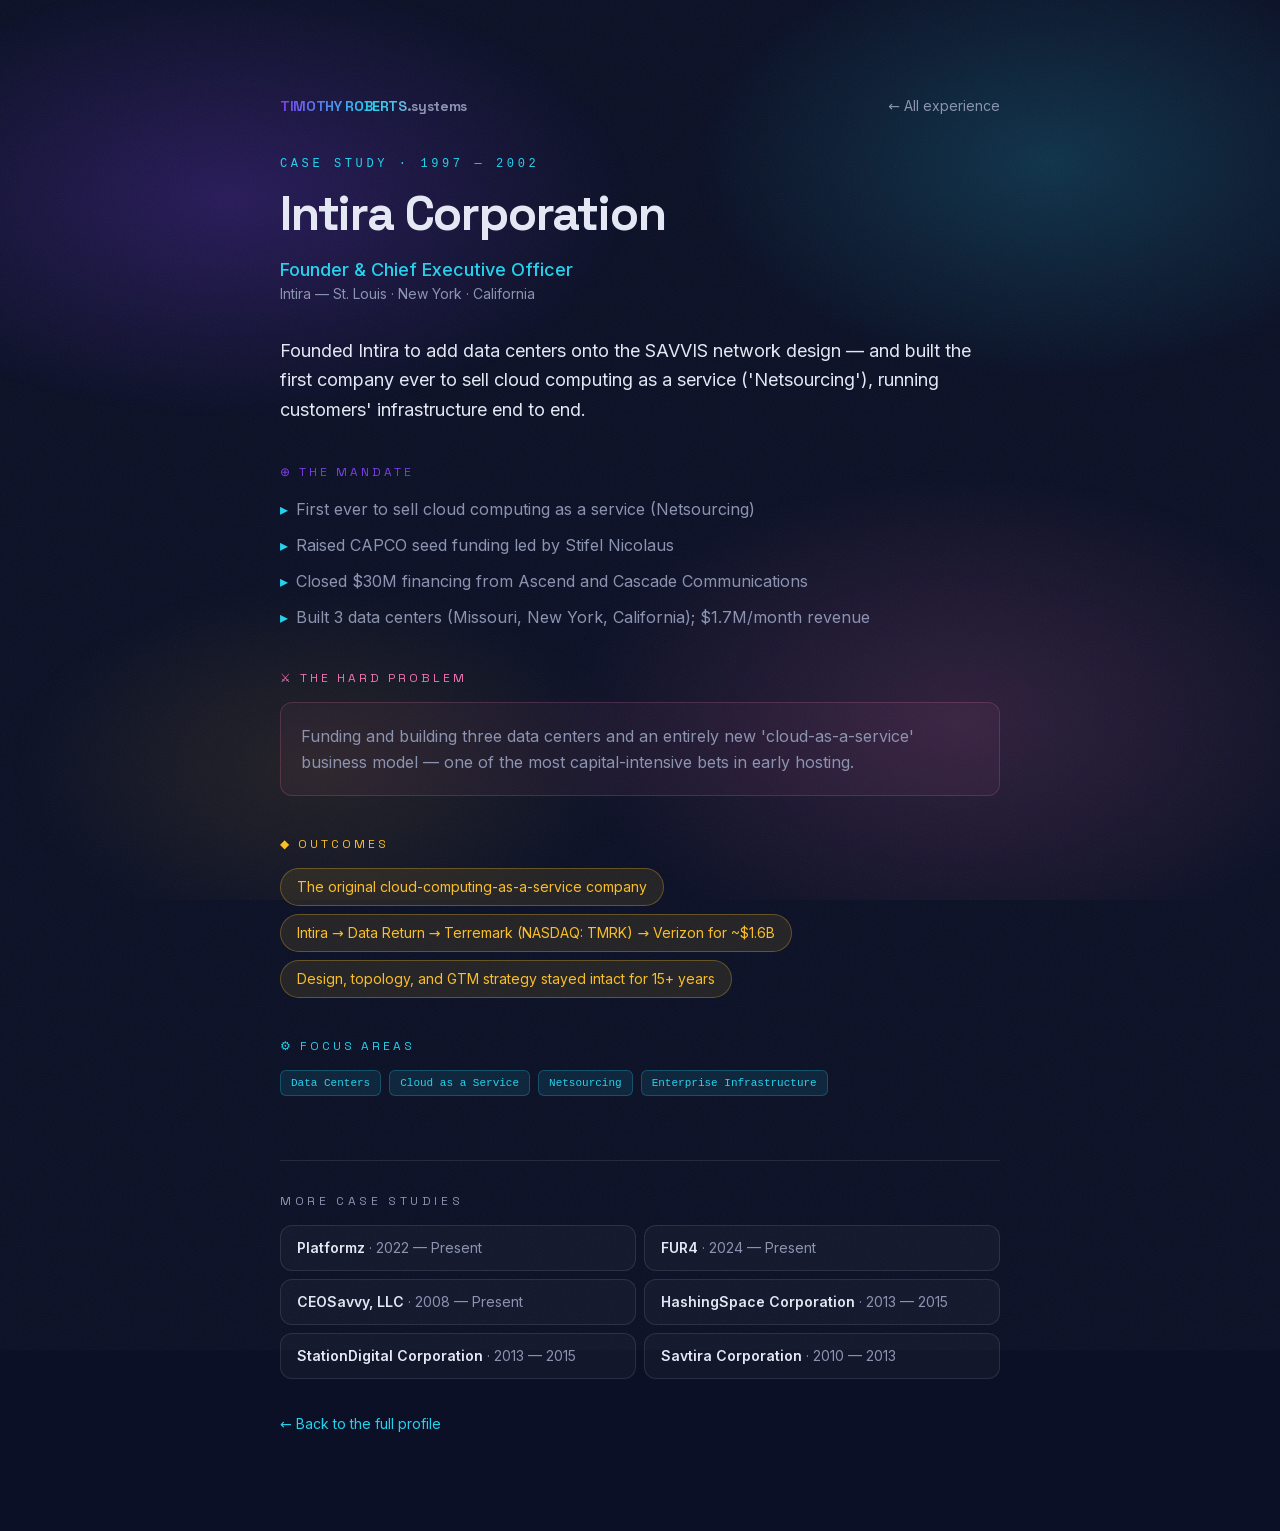
<file: story/intira/index.html>
<!DOCTYPE html><html lang="en" class="space_grotesk_d7b50fc5-module__qeW00a__variable inter_fe8b9d92-module__LINzvG__variable antialiased"><head><meta charSet="utf-8"/><meta name="viewport" content="width=device-width, initial-scale=1"/><link rel="preload" href="/_next/static/media/0c89a48fa5027cee-s.p.2cyn07wtgehh0.woff2" as="font" crossorigin="" type="font/woff2"/><link rel="preload" href="/_next/static/media/83afe278b6a6bb3c-s.p.2bn3s6zvc0dyp.woff2" as="font" crossorigin="" type="font/woff2"/><link rel="stylesheet" href="/_next/static/chunks/2yo6b--t10zj8.css" data-precedence="next"/><link rel="preload" as="script" fetchPriority="low" href="/_next/static/chunks/1pvb0-k0k5dow.js"/><script src="/_next/static/chunks/3j27vzhmynpf5.js" async=""></script><script src="/_next/static/chunks/3jh1u-s3k0bkk.js" async=""></script><script src="/_next/static/chunks/1o-m9ax_2wld_.js" async=""></script><script src="/_next/static/chunks/2kqrbujyxigm8.js" async=""></script><script src="/_next/static/chunks/turbopack-3byfdr1xfbjph.js" async=""></script><script src="/_next/static/chunks/05-c3ty_6dwfk.js" async=""></script><script src="/_next/static/chunks/14mrh2-p_w84d.js" async=""></script><script src="/_next/static/chunks/0yz-2zz_t4sc5.js" async=""></script><meta name="next-size-adjust" content=""/><title>Intira Corporation — Founder &amp; Chief Executive Officer | Timothy Munro Roberts</title><meta name="description" content="Founded Intira to add data centers onto the SAVVIS network design — and built the first company ever to sell cloud computing as a service (&#x27;Netsourcing&#x27;), running customers&#x27; infrastructure end to end."/><link rel="author" href="https://timothymunroroberts.com"/><meta name="author" content="Timothy Munro Roberts"/><meta name="keywords" content="Timothy Munro Roberts,Tim Roberts,SAVVIS founder,Intira,Savtira,Phantom Entertainment,Platformz,FUR4,enterprise architect,cloud computing pioneer,AI platform"/><meta name="robots" content="index, follow"/><link rel="canonical" href="https://timothymunroroberts.com/story/intira/"/><meta property="og:title" content="Intira Corporation — Founder &amp; Chief Executive Officer | Timothy Munro Roberts"/><meta property="og:description" content="Founded Intira to add data centers onto the SAVVIS network design — and built the first company ever to sell cloud computing as a service (&#x27;Netsourcing&#x27;), running customers&#x27; infrastructure end to end."/><meta property="og:url" content="https://timothymunroroberts.com/story/intira/"/><meta property="og:image" content="https://timothymunroroberts.com/og.png"/><meta property="og:image:width" content="1200"/><meta property="og:image:height" content="630"/><meta property="og:image:alt" content="Timothy Munro Roberts"/><meta property="og:type" content="article"/><meta name="twitter:card" content="summary_large_image"/><meta name="twitter:title" content="Intira Corporation — Founder &amp; Chief Executive Officer | Timothy Munro Roberts"/><meta name="twitter:description" content="Founded Intira to add data centers onto the SAVVIS network design — and built the first company ever to sell cloud computing as a service (&#x27;Netsourcing&#x27;), running customers&#x27; infrastructure end to end."/><meta name="twitter:image" content="https://timothymunroroberts.com/og.png"/><link rel="icon" href="/icon.svg?icon.36syc_q5130qh.svg" sizes="any" type="image/svg+xml"/><script src="/_next/static/chunks/0cz1d0mv5g_q7.js" noModule=""></script></head><body class="grain"><div hidden=""><!--$--><!--/$--></div><script type="application/ld+json">[{"@context":"https://schema.org","@type":"Person","@id":"https://timothymunroroberts.com/#person","name":"Timothy Munro Roberts","alternateName":["Tim Roberts","Timothy Roberts","Tim Munro Roberts"],"url":"https://timothymunroroberts.com","image":"https://timothymunroroberts.com/portrait.jpg","description":"Timothy Munro Roberts is a technology founder, enterprise architect, and platform designer with 25+ years building and scaling high-availability commerce and infrastructure platforms. He co-founded SAVVIS Communications (NASDAQ: SVVS; later acquired by CenturyLink for ~$3.4B), founded Intira (the first company to sell cloud computing as a service; lineage acquired by Verizon for ~$1.6B via Terremark), and took Phantom Entertainment, StationDigital, and HashingSpace public. Today he is CEO of Platformz and COO/CTO of FUR4.","jobTitle":"Chief Executive Officer & Chief Technology Officer","email":"mailto:tim@platformz.us","telephone":"+1-636-735-1657","worksFor":[{"@type":"Organization","name":"Platformz","url":"https://platformz.us"},{"@type":"Organization","name":"FUR4","url":"https://fur4.com"}],"alumniOf":[{"@type":"CollegeOrUniversity","name":"Missouri Valley College"},{"@type":"CollegeOrUniversity","name":"Missouri State University"}],"birthPlace":{"@type":"Place","name":"St. Louis, Missouri, USA"},"homeLocation":{"@type":"Place","name":"St. Louis, Missouri, USA"},"knowsAbout":["Enterprise software architecture","Cloud computing","Internet infrastructure","Data centers & managed hosting","Digital commerce","Omnichannel retail","Bitcoin & blockchain","AI platforms","Multi-tenant SaaS","Magento"],"award":["St. Louis Business Journal 30 Under 30","St. Louis Business Journal 40 Under 40","St. Louis Top 100 of the Millennium"],"sameAs":["https://www.linkedin.com/in/platformz","https://github.com/azaworld","https://platformz.us","https://fur4.com","https://www.phantom.net","https://builtbeforecloud.com","https://builtbeforecloud.com/about-tim"],"subjectOf":{"@type":"WebSite","name":"Built Before the Cloud","url":"https://builtbeforecloud.com","description":"The firsthand, research-supported story of Timothy Munro Roberts (Tim Roberts)—from Whackoland BBS to Savvis, Intira's NetSourcing and Platformz."}},{"@context":"https://schema.org","@type":"Organization","@id":"https://platformz.us/#org","name":"Platformz","url":"https://platformz.us","description":"A multi-tenant, enterprise-class commerce platform and agency powering consumer brands across pet, sports, and other verticals.","founder":{"@id":"https://timothymunroroberts.com/#person"},"sameAs":["https://builtbeforecloud.com/platformz"]},{"@context":"https://schema.org","@type":"Organization","@id":"https://fur4.com/#org","name":"FUR4","url":"https://fur4.com","description":"A premium pet-grooming brand led by the original inventor of the Furminator, and the production environment for Platformz."},{"@context":"https://schema.org","@type":"WebSite","@id":"https://timothymunroroberts.com/#website","url":"https://timothymunroroberts.com","name":"Timothy Munro Roberts — Official Site","about":{"@id":"https://timothymunroroberts.com/#person"},"inLanguage":"en-US"}]</script><div class="aurora-bg" aria-hidden="true"></div><script type="application/ld+json">[{"@context":"https://schema.org","@type":"Article","@id":"https://timothymunroroberts.com/story/intira/#article","headline":"Intira Corporation — Founder & Chief Executive Officer","description":"Founded Intira to add data centers onto the SAVVIS network design — and built the first company ever to sell cloud computing as a service ('Netsourcing'), running customers' infrastructure end to end.","image":"https://timothymunroroberts.com/portrait.jpg","author":{"@type":"Person","@id":"https://timothymunroroberts.com/#person","name":"Timothy Munro Roberts","url":"https://timothymunroroberts.com"},"publisher":{"@type":"Person","@id":"https://timothymunroroberts.com/#person","name":"Timothy Munro Roberts"},"about":{"@id":"https://timothymunroroberts.com/#person"},"mainEntityOfPage":"https://timothymunroroberts.com/story/intira/","articleSection":"Intira — St. Louis · New York · California","keywords":"Data Centers, Cloud as a Service, Netsourcing, Enterprise Infrastructure"},{"@context":"https://schema.org","@type":"BreadcrumbList","itemListElement":[{"@type":"ListItem","position":1,"name":"Timothy Munro Roberts","item":"https://timothymunroroberts.com/"},{"@type":"ListItem","position":2,"name":"Story","item":"https://timothymunroroberts.com/#missions"},{"@type":"ListItem","position":3,"name":"Intira Corporation","item":"https://timothymunroroberts.com/story/intira/"}]}]</script><main class="mx-auto w-full max-w-3xl px-6 py-16 sm:py-24"><nav class="mb-10 flex items-center justify-between text-sm"><a class="font-display font-bold tracking-tight" href="/"><span class="text-aurora">TIMOTHY ROBERTS</span><span class="text-muted">.systems</span></a><a class="text-muted transition-colors hover:text-cyan" href="/#missions">← All experience</a></nav><article><p class="font-mono text-xs uppercase tracking-[0.3em] text-cyan">case study<!-- --> · <!-- -->1997 — 2002</p><h1 class="font-display mt-3 text-4xl font-bold leading-tight tracking-tight sm:text-5xl">Intira Corporation</h1><p class="mt-3 text-lg font-medium text-cyan">Founder &amp; Chief Executive Officer</p><p class="text-sm text-muted">Intira — St. Louis · New York · California</p><p class="mt-8 text-lg leading-relaxed text-text">Founded Intira to add data centers onto the SAVVIS network design — and built the first company ever to sell cloud computing as a service (&#x27;Netsourcing&#x27;), running customers&#x27; infrastructure end to end.</p><section class="mt-10"><h2 class="font-mono text-xs uppercase tracking-[0.25em] text-violet">⊕ The mandate</h2><ul class="mt-4 space-y-2.5"><li class="flex gap-2 leading-relaxed text-muted"><span class="text-cyan" aria-hidden="true">▸</span>First ever to sell cloud computing as a service (Netsourcing)</li><li class="flex gap-2 leading-relaxed text-muted"><span class="text-cyan" aria-hidden="true">▸</span>Raised CAPCO seed funding led by Stifel Nicolaus</li><li class="flex gap-2 leading-relaxed text-muted"><span class="text-cyan" aria-hidden="true">▸</span>Closed $30M financing from Ascend and Cascade Communications</li><li class="flex gap-2 leading-relaxed text-muted"><span class="text-cyan" aria-hidden="true">▸</span>Built 3 data centers (Missouri, New York, California); $1.7M/month revenue</li></ul></section><section class="mt-10"><h2 class="font-mono text-xs uppercase tracking-[0.25em] text-magenta">⚔ The hard problem</h2><p class="mt-4 rounded-xl border border-magenta/20 bg-magenta/5 p-5 leading-relaxed text-muted">Funding and building three data centers and an entirely new &#x27;cloud-as-a-service&#x27; business model — one of the most capital-intensive bets in early hosting.</p></section><section class="mt-10"><h2 class="font-mono text-xs uppercase tracking-[0.25em] text-amber">◆ Outcomes</h2><ul class="mt-4 flex flex-wrap gap-2"><li class="rounded-full border border-amber/30 bg-amber/10 px-4 py-2 text-sm text-amber">The original cloud-computing-as-a-service company</li><li class="rounded-full border border-amber/30 bg-amber/10 px-4 py-2 text-sm text-amber">Intira → Data Return → Terremark (NASDAQ: TMRK) → Verizon for ~$1.6B</li><li class="rounded-full border border-amber/30 bg-amber/10 px-4 py-2 text-sm text-amber">Design, topology, and GTM strategy stayed intact for 15+ years</li></ul></section><section class="mt-10"><h2 class="font-mono text-xs uppercase tracking-[0.25em] text-cyan">⚙ Focus areas</h2><ul class="mt-4 flex flex-wrap gap-2"><li class="rounded-md border border-cyan/25 bg-cyan/10 px-2.5 py-1 font-mono text-[11px] text-cyan">Data Centers</li><li class="rounded-md border border-cyan/25 bg-cyan/10 px-2.5 py-1 font-mono text-[11px] text-cyan">Cloud as a Service</li><li class="rounded-md border border-cyan/25 bg-cyan/10 px-2.5 py-1 font-mono text-[11px] text-cyan">Netsourcing</li><li class="rounded-md border border-cyan/25 bg-cyan/10 px-2.5 py-1 font-mono text-[11px] text-cyan">Enterprise Infrastructure</li></ul></section></article><aside class="mt-16 border-t border-white/10 pt-8"><h2 class="font-mono text-xs uppercase tracking-[0.3em] text-muted">More case studies</h2><ul class="mt-4 grid gap-2 sm:grid-cols-2"><li><a class="block rounded-xl border border-white/10 bg-white/[0.03] px-4 py-3 text-sm transition-colors hover:border-cyan/40 hover:text-cyan" href="/story/platformz/"><span class="font-semibold">Platformz</span><span class="ml-1 text-muted">· <!-- -->2022 — Present</span></a></li><li><a class="block rounded-xl border border-white/10 bg-white/[0.03] px-4 py-3 text-sm transition-colors hover:border-cyan/40 hover:text-cyan" href="/story/fur4/"><span class="font-semibold">FUR4</span><span class="ml-1 text-muted">· <!-- -->2024 — Present</span></a></li><li><a class="block rounded-xl border border-white/10 bg-white/[0.03] px-4 py-3 text-sm transition-colors hover:border-cyan/40 hover:text-cyan" href="/story/ceosavvy/"><span class="font-semibold">CEOSavvy, LLC</span><span class="ml-1 text-muted">· <!-- -->2008 — Present</span></a></li><li><a class="block rounded-xl border border-white/10 bg-white/[0.03] px-4 py-3 text-sm transition-colors hover:border-cyan/40 hover:text-cyan" href="/story/hashingspace/"><span class="font-semibold">HashingSpace Corporation</span><span class="ml-1 text-muted">· <!-- -->2013 — 2015</span></a></li><li><a class="block rounded-xl border border-white/10 bg-white/[0.03] px-4 py-3 text-sm transition-colors hover:border-cyan/40 hover:text-cyan" href="/story/stationdigital/"><span class="font-semibold">StationDigital Corporation</span><span class="ml-1 text-muted">· <!-- -->2013 — 2015</span></a></li><li><a class="block rounded-xl border border-white/10 bg-white/[0.03] px-4 py-3 text-sm transition-colors hover:border-cyan/40 hover:text-cyan" href="/story/savtira/"><span class="font-semibold">Savtira Corporation</span><span class="ml-1 text-muted">· <!-- -->2010 — 2013</span></a></li></ul><p class="mt-8"><a class="text-sm text-cyan hover:underline" href="/">← Back to the full profile</a></p></aside></main><!--$--><!--/$--><script src="/_next/static/chunks/1pvb0-k0k5dow.js" id="_R_" async=""></script><script>(self.__next_f=self.__next_f||[]).push([0])</script><script>self.__next_f.push([1,"1:\"$Sreact.fragment\"\na:I[68027,[\"/_next/static/chunks/05-c3ty_6dwfk.js\",\"/_next/static/chunks/14mrh2-p_w84d.js\"],\"default\",1]\n:HL[\"/_next/static/chunks/2yo6b--t10zj8.css\",\"style\"]\n:HL[\"/_next/static/media/0c89a48fa5027cee-s.p.2cyn07wtgehh0.woff2\",\"font\",{\"crossOrigin\":\"\",\"type\":\"font/woff2\"}]\n:HL[\"/_next/static/media/83afe278b6a6bb3c-s.p.2bn3s6zvc0dyp.woff2\",\"font\",{\"crossOrigin\":\"\",\"type\":\"font/woff2\"}]\n2:Tc67,"])</script><script>self.__next_f.push([1,"[{\"@context\":\"https://schema.org\",\"@type\":\"Person\",\"@id\":\"https://timothymunroroberts.com/#person\",\"name\":\"Timothy Munro Roberts\",\"alternateName\":[\"Tim Roberts\",\"Timothy Roberts\",\"Tim Munro Roberts\"],\"url\":\"https://timothymunroroberts.com\",\"image\":\"https://timothymunroroberts.com/portrait.jpg\",\"description\":\"Timothy Munro Roberts is a technology founder, enterprise architect, and platform designer with 25+ years building and scaling high-availability commerce and infrastructure platforms. He co-founded SAVVIS Communications (NASDAQ: SVVS; later acquired by CenturyLink for ~$3.4B), founded Intira (the first company to sell cloud computing as a service; lineage acquired by Verizon for ~$1.6B via Terremark), and took Phantom Entertainment, StationDigital, and HashingSpace public. Today he is CEO of Platformz and COO/CTO of FUR4.\",\"jobTitle\":\"Chief Executive Officer \u0026 Chief Technology Officer\",\"email\":\"mailto:tim@platformz.us\",\"telephone\":\"+1-636-735-1657\",\"worksFor\":[{\"@type\":\"Organization\",\"name\":\"Platformz\",\"url\":\"https://platformz.us\"},{\"@type\":\"Organization\",\"name\":\"FUR4\",\"url\":\"https://fur4.com\"}],\"alumniOf\":[{\"@type\":\"CollegeOrUniversity\",\"name\":\"Missouri Valley College\"},{\"@type\":\"CollegeOrUniversity\",\"name\":\"Missouri State University\"}],\"birthPlace\":{\"@type\":\"Place\",\"name\":\"St. Louis, Missouri, USA\"},\"homeLocation\":{\"@type\":\"Place\",\"name\":\"St. Louis, Missouri, USA\"},\"knowsAbout\":[\"Enterprise software architecture\",\"Cloud computing\",\"Internet infrastructure\",\"Data centers \u0026 managed hosting\",\"Digital commerce\",\"Omnichannel retail\",\"Bitcoin \u0026 blockchain\",\"AI platforms\",\"Multi-tenant SaaS\",\"Magento\"],\"award\":[\"St. Louis Business Journal 30 Under 30\",\"St. Louis Business Journal 40 Under 40\",\"St. Louis Top 100 of the Millennium\"],\"sameAs\":[\"https://www.linkedin.com/in/platformz\",\"https://github.com/azaworld\",\"https://platformz.us\",\"https://fur4.com\",\"https://www.phantom.net\",\"https://builtbeforecloud.com\",\"https://builtbeforecloud.com/about-tim\"],\"subjectOf\":{\"@type\":\"WebSite\",\"name\":\"Built Before the Cloud\",\"url\":\"https://builtbeforecloud.com\",\"description\":\"The firsthand, research-supported story of Timothy Munro Roberts (Tim Roberts)—from Whackoland BBS to Savvis, Intira's NetSourcing and Platformz.\"}},{\"@context\":\"https://schema.org\",\"@type\":\"Organization\",\"@id\":\"https://platformz.us/#org\",\"name\":\"Platformz\",\"url\":\"https://platformz.us\",\"description\":\"A multi-tenant, enterprise-class commerce platform and agency powering consumer brands across pet, sports, and other verticals.\",\"founder\":{\"@id\":\"https://timothymunroroberts.com/#person\"},\"sameAs\":[\"https://builtbeforecloud.com/platformz\"]},{\"@context\":\"https://schema.org\",\"@type\":\"Organization\",\"@id\":\"https://fur4.com/#org\",\"name\":\"FUR4\",\"url\":\"https://fur4.com\",\"description\":\"A premium pet-grooming brand led by the original inventor of the Furminator, and the production environment for Platformz.\"},{\"@context\":\"https://schema.org\",\"@type\":\"WebSite\",\"@id\":\"https://timothymunroroberts.com/#website\",\"url\":\"https://timothymunroroberts.com\",\"name\":\"Timothy Munro Roberts — Official Site\",\"about\":{\"@id\":\"https://timothymunroroberts.com/#person\"},\"inLanguage\":\"en-US\"}]"])</script><script>self.__next_f.push([1,"0:{\"P\":null,\"c\":[\"\",\"story\",\"intira\",\"\"],\"q\":\"\",\"i\":false,\"f\":[[[\"\",{\"children\":[\"story\",{\"children\":[[\"slug\",\"intira\",\"d\",null],{\"children\":[\"__PAGE__\",{}]}]}]},\"$undefined\",\"$undefined\",16],[[\"$\",\"$1\",\"c\",{\"children\":[[[\"$\",\"link\",\"0\",{\"rel\":\"stylesheet\",\"href\":\"/_next/static/chunks/2yo6b--t10zj8.css\",\"precedence\":\"next\",\"crossOrigin\":\"$undefined\",\"nonce\":\"$undefined\"}],[\"$\",\"script\",\"script-0\",{\"src\":\"/_next/static/chunks/05-c3ty_6dwfk.js\",\"async\":true,\"nonce\":\"$undefined\"}],[\"$\",\"script\",\"script-1\",{\"src\":\"/_next/static/chunks/14mrh2-p_w84d.js\",\"async\":true,\"nonce\":\"$undefined\"}]],[\"$\",\"html\",null,{\"lang\":\"en\",\"className\":\"space_grotesk_d7b50fc5-module__qeW00a__variable inter_fe8b9d92-module__LINzvG__variable antialiased\",\"suppressHydrationWarning\":true,\"children\":[\"$\",\"body\",null,{\"className\":\"grain\",\"children\":[[\"$\",\"script\",null,{\"type\":\"application/ld+json\",\"dangerouslySetInnerHTML\":{\"__html\":\"$2\"}}],\"$L3\",\"$L4\"]}]}]]}],{\"children\":[\"$L5\",{\"children\":[\"$L6\",{\"children\":[\"$L7\",{},null,false,null]},null,false,\"$@8\"]},null,false,\"$@8\"]},null,false,null],\"$L9\",false]],\"m\":\"$undefined\",\"G\":[\"$a\",[\"$Lb\"]],\"S\":true,\"h\":null,\"s\":\"$undefined\",\"l\":\"$undefined\",\"p\":\"$undefined\",\"d\":\"$undefined\",\"b\":\"YXJHbZlnj5XeFRCSqd8gn\"}\n"])</script><script>self.__next_f.push([1,"c:I[39756,[\"/_next/static/chunks/05-c3ty_6dwfk.js\",\"/_next/static/chunks/14mrh2-p_w84d.js\"],\"default\"]\nd:I[37457,[\"/_next/static/chunks/05-c3ty_6dwfk.js\",\"/_next/static/chunks/14mrh2-p_w84d.js\"],\"default\"]\nf:I[97367,[\"/_next/static/chunks/05-c3ty_6dwfk.js\",\"/_next/static/chunks/14mrh2-p_w84d.js\"],\"OutletBoundary\"]\n10:\"$Sreact.suspense\"\n13:I[97367,[\"/_next/static/chunks/05-c3ty_6dwfk.js\",\"/_next/static/chunks/14mrh2-p_w84d.js\"],\"ViewportBoundary\"]\n15:I[97367,[\"/_next/static/chunks/05-c3ty_6dwfk.js\",\"/_next/static/chunks/14mrh2-p_w84d.js\"],\"MetadataBoundary\"]\n3:[\"$\",\"div\",null,{\"className\":\"aurora-bg\",\"aria-hidden\":true}]\n"])</script><script>self.__next_f.push([1,"4:[\"$\",\"$Lc\",null,{\"parallelRouterKey\":\"children\",\"error\":\"$undefined\",\"errorStyles\":\"$undefined\",\"errorScripts\":\"$undefined\",\"template\":[\"$\",\"$Ld\",null,{}],\"templateStyles\":\"$undefined\",\"templateScripts\":\"$undefined\",\"notFound\":[[[\"$\",\"title\",null,{\"children\":\"404: This page could not be found.\"}],[\"$\",\"div\",null,{\"style\":{\"fontFamily\":\"system-ui,\\\"Segoe UI\\\",Roboto,Helvetica,Arial,sans-serif,\\\"Apple Color Emoji\\\",\\\"Segoe UI Emoji\\\"\",\"height\":\"100vh\",\"textAlign\":\"center\",\"display\":\"flex\",\"flexDirection\":\"column\",\"alignItems\":\"center\",\"justifyContent\":\"center\"},\"children\":[\"$\",\"div\",null,{\"children\":[[\"$\",\"style\",null,{\"dangerouslySetInnerHTML\":{\"__html\":\"body{color:#000;background:#fff;margin:0}.next-error-h1{border-right:1px solid rgba(0,0,0,.3)}@media (prefers-color-scheme:dark){body{color:#fff;background:#000}.next-error-h1{border-right:1px solid rgba(255,255,255,.3)}}\"}}],[\"$\",\"h1\",null,{\"className\":\"next-error-h1\",\"style\":{\"display\":\"inline-block\",\"margin\":\"0 20px 0 0\",\"padding\":\"0 23px 0 0\",\"fontSize\":24,\"fontWeight\":500,\"verticalAlign\":\"top\",\"lineHeight\":\"49px\"},\"children\":404}],[\"$\",\"div\",null,{\"style\":{\"display\":\"inline-block\"},\"children\":[\"$\",\"h2\",null,{\"style\":{\"fontSize\":14,\"fontWeight\":400,\"lineHeight\":\"49px\",\"margin\":0},\"children\":\"This page could not be found.\"}]}]]}]}]],[]],\"forbidden\":\"$undefined\",\"unauthorized\":\"$undefined\"}]\n"])</script><script>self.__next_f.push([1,"5:[\"$\",\"$1\",\"c\",{\"children\":[null,[\"$\",\"$Lc\",null,{\"parallelRouterKey\":\"children\",\"error\":\"$undefined\",\"errorStyles\":\"$undefined\",\"errorScripts\":\"$undefined\",\"template\":[\"$\",\"$Ld\",null,{}],\"templateStyles\":\"$undefined\",\"templateScripts\":\"$undefined\",\"notFound\":\"$undefined\",\"forbidden\":\"$undefined\",\"unauthorized\":\"$undefined\"}]]}]\n6:[\"$\",\"$1\",\"c\",{\"children\":[null,[\"$\",\"$Lc\",null,{\"parallelRouterKey\":\"children\",\"error\":\"$undefined\",\"errorStyles\":\"$undefined\",\"errorScripts\":\"$undefined\",\"template\":[\"$\",\"$Ld\",null,{}],\"templateStyles\":\"$undefined\",\"templateScripts\":\"$undefined\",\"notFound\":\"$undefined\",\"forbidden\":\"$undefined\",\"unauthorized\":\"$undefined\"}]]}]\n7:[\"$\",\"$1\",\"c\",{\"children\":[\"$Le\",[[\"$\",\"script\",\"script-0\",{\"src\":\"/_next/static/chunks/0yz-2zz_t4sc5.js\",\"async\":true,\"nonce\":\"$undefined\"}]],[\"$\",\"$Lf\",null,{\"children\":[\"$\",\"$10\",null,{\"name\":\"Next.MetadataOutlet\",\"children\":\"$@11\"}]}]]}]\n12:[]\n8:\"$W12\"\n9:[\"$\",\"$1\",\"h\",{\"children\":[null,[\"$\",\"$L13\",null,{\"children\":\"$L14\"}],[\"$\",\"div\",null,{\"hidden\":true,\"children\":[\"$\",\"$L15\",null,{\"children\":[\"$\",\"$10\",null,{\"name\":\"Next.Metadata\",\"children\":\"$L16\"}]}]}],[\"$\",\"meta\",null,{\"name\":\"next-size-adjust\",\"content\":\"\"}]]}]\nb:[\"$\",\"link\",\"0\",{\"rel\":\"stylesheet\",\"href\":\"/_next/static/chunks/2yo6b--t10zj8.css\",\"precedence\":\"next\",\"crossOrigin\":\"$undefined\",\"nonce\":\"$undefined\"}]\n"])</script><script>self.__next_f.push([1,"18:I[22016,[\"/_next/static/chunks/05-c3ty_6dwfk.js\",\"/_next/static/chunks/14mrh2-p_w84d.js\",\"/_next/static/chunks/0yz-2zz_t4sc5.js\"],\"\"]\n17:T574,"])</script><script>self.__next_f.push([1,"[{\"@context\":\"https://schema.org\",\"@type\":\"Article\",\"@id\":\"https://timothymunroroberts.com/story/intira/#article\",\"headline\":\"Intira Corporation — Founder \u0026 Chief Executive Officer\",\"description\":\"Founded Intira to add data centers onto the SAVVIS network design — and built the first company ever to sell cloud computing as a service ('Netsourcing'), running customers' infrastructure end to end.\",\"image\":\"https://timothymunroroberts.com/portrait.jpg\",\"author\":{\"@type\":\"Person\",\"@id\":\"https://timothymunroroberts.com/#person\",\"name\":\"Timothy Munro Roberts\",\"url\":\"https://timothymunroroberts.com\"},\"publisher\":{\"@type\":\"Person\",\"@id\":\"https://timothymunroroberts.com/#person\",\"name\":\"Timothy Munro Roberts\"},\"about\":{\"@id\":\"https://timothymunroroberts.com/#person\"},\"mainEntityOfPage\":\"https://timothymunroroberts.com/story/intira/\",\"articleSection\":\"Intira — St. Louis · New York · California\",\"keywords\":\"Data Centers, Cloud as a Service, Netsourcing, Enterprise Infrastructure\"},{\"@context\":\"https://schema.org\",\"@type\":\"BreadcrumbList\",\"itemListElement\":[{\"@type\":\"ListItem\",\"position\":1,\"name\":\"Timothy Munro Roberts\",\"item\":\"https://timothymunroroberts.com/\"},{\"@type\":\"ListItem\",\"position\":2,\"name\":\"Story\",\"item\":\"https://timothymunroroberts.com/#missions\"},{\"@type\":\"ListItem\",\"position\":3,\"name\":\"Intira Corporation\",\"item\":\"https://timothymunroroberts.com/story/intira/\"}]}]"])</script><script>self.__next_f.push([1,"e:[[\"$\",\"script\",null,{\"type\":\"application/ld+json\",\"dangerouslySetInnerHTML\":{\"__html\":\"$17\"}}],[\"$\",\"main\",null,{\"className\":\"mx-auto w-full max-w-3xl px-6 py-16 sm:py-24\",\"children\":[[\"$\",\"nav\",null,{\"className\":\"mb-10 flex items-center justify-between text-sm\",\"children\":[[\"$\",\"$L18\",null,{\"href\":\"/\",\"className\":\"font-display font-bold tracking-tight\",\"children\":[[\"$\",\"span\",null,{\"className\":\"text-aurora\",\"children\":\"TIMOTHY ROBERTS\"}],[\"$\",\"span\",null,{\"className\":\"text-muted\",\"children\":\".systems\"}]]}],[\"$\",\"$L18\",null,{\"href\":\"/#missions\",\"className\":\"text-muted transition-colors hover:text-cyan\",\"children\":\"← All experience\"}]]}],[\"$\",\"article\",null,{\"children\":[[\"$\",\"p\",null,{\"className\":\"font-mono text-xs uppercase tracking-[0.3em] text-cyan\",\"children\":[\"case study\",\" · \",\"1997 — 2002\"]}],[\"$\",\"h1\",null,{\"className\":\"font-display mt-3 text-4xl font-bold leading-tight tracking-tight sm:text-5xl\",\"children\":\"Intira Corporation\"}],[\"$\",\"p\",null,{\"className\":\"mt-3 text-lg font-medium text-cyan\",\"children\":\"Founder \u0026 Chief Executive Officer\"}],[\"$\",\"p\",null,{\"className\":\"text-sm text-muted\",\"children\":\"Intira — St. Louis · New York · California\"}],[\"$\",\"p\",null,{\"className\":\"mt-8 text-lg leading-relaxed text-text\",\"children\":\"Founded Intira to add data centers onto the SAVVIS network design — and built the first company ever to sell cloud computing as a service ('Netsourcing'), running customers' infrastructure end to end.\"}],[\"$\",\"section\",null,{\"className\":\"mt-10\",\"children\":[[\"$\",\"h2\",null,{\"className\":\"font-mono text-xs uppercase tracking-[0.25em] text-violet\",\"children\":\"⊕ The mandate\"}],[\"$\",\"ul\",null,{\"className\":\"mt-4 space-y-2.5\",\"children\":[[\"$\",\"li\",\"First ever to sell cloud computing as a service (Netsourcing)\",{\"className\":\"flex gap-2 leading-relaxed text-muted\",\"children\":[[\"$\",\"span\",null,{\"className\":\"text-cyan\",\"aria-hidden\":true,\"children\":\"▸\"}],\"First ever to sell cloud computing as a service (Netsourcing)\"]}],[\"$\",\"li\",\"Raised CAPCO seed funding led by Stifel Nicolaus\",{\"className\":\"flex gap-2 leading-relaxed text-muted\",\"children\":[[\"$\",\"span\",null,{\"className\":\"text-cyan\",\"aria-hidden\":true,\"children\":\"▸\"}],\"Raised CAPCO seed funding led by Stifel Nicolaus\"]}],[\"$\",\"li\",\"Closed $30M financing from Ascend and Cascade Communications\",{\"className\":\"flex gap-2 leading-relaxed text-muted\",\"children\":[\"$L19\",\"Closed $30M financing from Ascend and Cascade Communications\"]}],\"$L1a\"]}]]}],\"$L1b\",\"$L1c\",\"$L1d\",\"$undefined\"]}],\"$L1e\"]}]]\n"])</script><script>self.__next_f.push([1,"19:[\"$\",\"span\",null,{\"className\":\"text-cyan\",\"aria-hidden\":true,\"children\":\"▸\"}]\n1a:[\"$\",\"li\",\"Built 3 data centers (Missouri, New York, California); $1.7M/month revenue\",{\"className\":\"flex gap-2 leading-relaxed text-muted\",\"children\":[[\"$\",\"span\",null,{\"className\":\"text-cyan\",\"aria-hidden\":true,\"children\":\"▸\"}],\"Built 3 data centers (Missouri, New York, California); $1.7M/month revenue\"]}]\n1b:[\"$\",\"section\",null,{\"className\":\"mt-10\",\"children\":[[\"$\",\"h2\",null,{\"className\":\"font-mono text-xs uppercase tracking-[0.25em] text-magenta\",\"children\":\"⚔ The hard problem\"}],[\"$\",\"p\",null,{\"className\":\"mt-4 rounded-xl border border-magenta/20 bg-magenta/5 p-5 leading-relaxed text-muted\",\"children\":\"Funding and building three data centers and an entirely new 'cloud-as-a-service' business model — one of the most capital-intensive bets in early hosting.\"}]]}]\n1c:[\"$\",\"section\",null,{\"className\":\"mt-10\",\"children\":[[\"$\",\"h2\",null,{\"className\":\"font-mono text-xs uppercase tracking-[0.25em] text-amber\",\"children\":\"◆ Outcomes\"}],[\"$\",\"ul\",null,{\"className\":\"mt-4 flex flex-wrap gap-2\",\"children\":[[\"$\",\"li\",\"The original cloud-computing-as-a-service company\",{\"className\":\"rounded-full border border-amber/30 bg-amber/10 px-4 py-2 text-sm text-amber\",\"children\":\"The original cloud-computing-as-a-service company\"}],[\"$\",\"li\",\"Intira → Data Return → Terremark (NASDAQ: TMRK) → Verizon for ~$1.6B\",{\"className\":\"rounded-full border border-amber/30 bg-amber/10 px-4 py-2 text-sm text-amber\",\"children\":\"Intira → Data Return → Terremark (NASDAQ: TMRK) → Verizon for ~$1.6B\"}],[\"$\",\"li\",\"Design, topology, and GTM strategy stayed intact for 15+ years\",{\"className\":\"rounded-full border border-amber/30 bg-amber/10 px-4 py-2 text-sm text-amber\",\"children\":\"Design, topology, and GTM strategy stayed intact for 15+ years\"}]]}]]}]\n1d:[\"$\",\"section\",null,{\"className\":\"mt-10\",\"children\":[[\"$\",\"h2\",null,{\"className\":\"font-mono text-xs uppercase tracking-[0.25em] text-cyan\",\"children\":\"⚙ Focus areas\"}],[\"$\",\"ul\",null,{\"className\":\"mt-4 flex flex-wrap gap-2\",\"children\":[[\"$\",\"li\",\"Data Centers\",{\"className\":\"rounded-md border border-cyan/25 bg-cyan/10 px-2.5 py-1 font-mono text-[11px] text-cyan\",\"children\":\"Data Centers\"}],[\"$\",\"li\",\"Cloud as a Service\",{\"className\":\"rounded-md border border-cyan/25 bg-cyan/10 px-2.5 py-1 font-mono text-[11px] text-cyan\",\"children\":\"Cloud as a Service\"}],[\"$\",\"li\",\"Netsourcing\",{\"className\":\"rounded-md border border-cyan/25 bg-cyan/10 px-2.5 py-1 font-mono text-[11px] text-cyan\",\"children\":\"Netsourcing\"}],[\"$\",\"li\",\"Enterprise Infrastructure\",{\"className\":\"rounded-md border border-cyan/25 bg-cyan/10 px-2.5 py-1 font-mono text-[11px] text-cyan\",\"children\":\"Enterprise Infrastructure\"}]]}]]}]\n"])</script><script>self.__next_f.push([1,"1e:[\"$\",\"aside\",null,{\"className\":\"mt-16 border-t border-white/10 pt-8\",\"children\":[[\"$\",\"h2\",null,{\"className\":\"font-mono text-xs uppercase tracking-[0.3em] text-muted\",\"children\":\"More case studies\"}],[\"$\",\"ul\",null,{\"className\":\"mt-4 grid gap-2 sm:grid-cols-2\",\"children\":[[\"$\",\"li\",\"platformz\",{\"children\":[\"$\",\"$L18\",null,{\"href\":\"/story/platformz/\",\"className\":\"block rounded-xl border border-white/10 bg-white/[0.03] px-4 py-3 text-sm transition-colors hover:border-cyan/40 hover:text-cyan\",\"children\":[[\"$\",\"span\",null,{\"className\":\"font-semibold\",\"children\":\"Platformz\"}],[\"$\",\"span\",null,{\"className\":\"ml-1 text-muted\",\"children\":[\"· \",\"2022 — Present\"]}]]}]}],[\"$\",\"li\",\"fur4\",{\"children\":[\"$\",\"$L18\",null,{\"href\":\"/story/fur4/\",\"className\":\"block rounded-xl border border-white/10 bg-white/[0.03] px-4 py-3 text-sm transition-colors hover:border-cyan/40 hover:text-cyan\",\"children\":[[\"$\",\"span\",null,{\"className\":\"font-semibold\",\"children\":\"FUR4\"}],[\"$\",\"span\",null,{\"className\":\"ml-1 text-muted\",\"children\":[\"· \",\"2024 — Present\"]}]]}]}],[\"$\",\"li\",\"ceosavvy\",{\"children\":[\"$\",\"$L18\",null,{\"href\":\"/story/ceosavvy/\",\"className\":\"block rounded-xl border border-white/10 bg-white/[0.03] px-4 py-3 text-sm transition-colors hover:border-cyan/40 hover:text-cyan\",\"children\":[[\"$\",\"span\",null,{\"className\":\"font-semibold\",\"children\":\"CEOSavvy, LLC\"}],[\"$\",\"span\",null,{\"className\":\"ml-1 text-muted\",\"children\":[\"· \",\"2008 — Present\"]}]]}]}],[\"$\",\"li\",\"hashingspace\",{\"children\":[\"$\",\"$L18\",null,{\"href\":\"/story/hashingspace/\",\"className\":\"block rounded-xl border border-white/10 bg-white/[0.03] px-4 py-3 text-sm transition-colors hover:border-cyan/40 hover:text-cyan\",\"children\":[[\"$\",\"span\",null,{\"className\":\"font-semibold\",\"children\":\"HashingSpace Corporation\"}],[\"$\",\"span\",null,{\"className\":\"ml-1 text-muted\",\"children\":[\"· \",\"2013 — 2015\"]}]]}]}],[\"$\",\"li\",\"stationdigital\",{\"children\":[\"$\",\"$L18\",null,{\"href\":\"/story/stationdigital/\",\"className\":\"block rounded-xl border border-white/10 bg-white/[0.03] px-4 py-3 text-sm transition-colors hover:border-cyan/40 hover:text-cyan\",\"children\":[[\"$\",\"span\",null,{\"className\":\"font-semibold\",\"children\":\"StationDigital Corporation\"}],[\"$\",\"span\",null,{\"className\":\"ml-1 text-muted\",\"children\":[\"· \",\"2013 — 2015\"]}]]}]}],[\"$\",\"li\",\"savtira\",{\"children\":[\"$\",\"$L18\",null,{\"href\":\"/story/savtira/\",\"className\":\"block rounded-xl border border-white/10 bg-white/[0.03] px-4 py-3 text-sm transition-colors hover:border-cyan/40 hover:text-cyan\",\"children\":[[\"$\",\"span\",null,{\"className\":\"font-semibold\",\"children\":\"Savtira Corporation\"}],[\"$\",\"span\",null,{\"className\":\"ml-1 text-muted\",\"children\":[\"· \",\"2010 — 2013\"]}]]}]}]]}],[\"$\",\"p\",null,{\"className\":\"mt-8\",\"children\":[\"$\",\"$L18\",null,{\"href\":\"/\",\"className\":\"text-sm text-cyan hover:underline\",\"children\":\"← Back to the full profile\"}]}]]}]\n"])</script><script>self.__next_f.push([1,"14:[[\"$\",\"meta\",\"0\",{\"charSet\":\"utf-8\"}],[\"$\",\"meta\",\"1\",{\"name\":\"viewport\",\"content\":\"width=device-width, initial-scale=1\"}]]\n"])</script><script>self.__next_f.push([1,"1f:I[27201,[\"/_next/static/chunks/05-c3ty_6dwfk.js\",\"/_next/static/chunks/14mrh2-p_w84d.js\"],\"IconMark\"]\n11:null\n"])</script><script>self.__next_f.push([1,"16:[[\"$\",\"title\",\"0\",{\"children\":\"Intira Corporation — Founder \u0026 Chief Executive Officer | Timothy Munro Roberts\"}],[\"$\",\"meta\",\"1\",{\"name\":\"description\",\"content\":\"Founded Intira to add data centers onto the SAVVIS network design — and built the first company ever to sell cloud computing as a service ('Netsourcing'), running customers' infrastructure end to end.\"}],[\"$\",\"link\",\"2\",{\"rel\":\"author\",\"href\":\"https://timothymunroroberts.com\"}],[\"$\",\"meta\",\"3\",{\"name\":\"author\",\"content\":\"Timothy Munro Roberts\"}],[\"$\",\"meta\",\"4\",{\"name\":\"keywords\",\"content\":\"Timothy Munro Roberts,Tim Roberts,SAVVIS founder,Intira,Savtira,Phantom Entertainment,Platformz,FUR4,enterprise architect,cloud computing pioneer,AI platform\"}],[\"$\",\"meta\",\"5\",{\"name\":\"robots\",\"content\":\"index, follow\"}],[\"$\",\"link\",\"6\",{\"rel\":\"canonical\",\"href\":\"https://timothymunroroberts.com/story/intira/\"}],[\"$\",\"meta\",\"7\",{\"property\":\"og:title\",\"content\":\"Intira Corporation — Founder \u0026 Chief Executive Officer | Timothy Munro Roberts\"}],[\"$\",\"meta\",\"8\",{\"property\":\"og:description\",\"content\":\"Founded Intira to add data centers onto the SAVVIS network design — and built the first company ever to sell cloud computing as a service ('Netsourcing'), running customers' infrastructure end to end.\"}],[\"$\",\"meta\",\"9\",{\"property\":\"og:url\",\"content\":\"https://timothymunroroberts.com/story/intira/\"}],[\"$\",\"meta\",\"10\",{\"property\":\"og:image\",\"content\":\"https://timothymunroroberts.com/og.png\"}],[\"$\",\"meta\",\"11\",{\"property\":\"og:image:width\",\"content\":\"1200\"}],[\"$\",\"meta\",\"12\",{\"property\":\"og:image:height\",\"content\":\"630\"}],[\"$\",\"meta\",\"13\",{\"property\":\"og:image:alt\",\"content\":\"Timothy Munro Roberts\"}],[\"$\",\"meta\",\"14\",{\"property\":\"og:type\",\"content\":\"article\"}],[\"$\",\"meta\",\"15\",{\"name\":\"twitter:card\",\"content\":\"summary_large_image\"}],[\"$\",\"meta\",\"16\",{\"name\":\"twitter:title\",\"content\":\"Intira Corporation — Founder \u0026 Chief Executive Officer | Timothy Munro Roberts\"}],[\"$\",\"meta\",\"17\",{\"name\":\"twitter:description\",\"content\":\"Founded Intira to add data centers onto the SAVVIS network design — and built the first company ever to sell cloud computing as a service ('Netsourcing'), running customers' infrastructure end to end.\"}],[\"$\",\"meta\",\"18\",{\"name\":\"twitter:image\",\"content\":\"https://timothymunroroberts.com/og.png\"}],[\"$\",\"link\",\"19\",{\"rel\":\"icon\",\"href\":\"/icon.svg?icon.36syc_q5130qh.svg\",\"sizes\":\"any\",\"type\":\"image/svg+xml\"}],[\"$\",\"$L1f\",\"20\",{}]]\n"])</script></body></html>
</file>
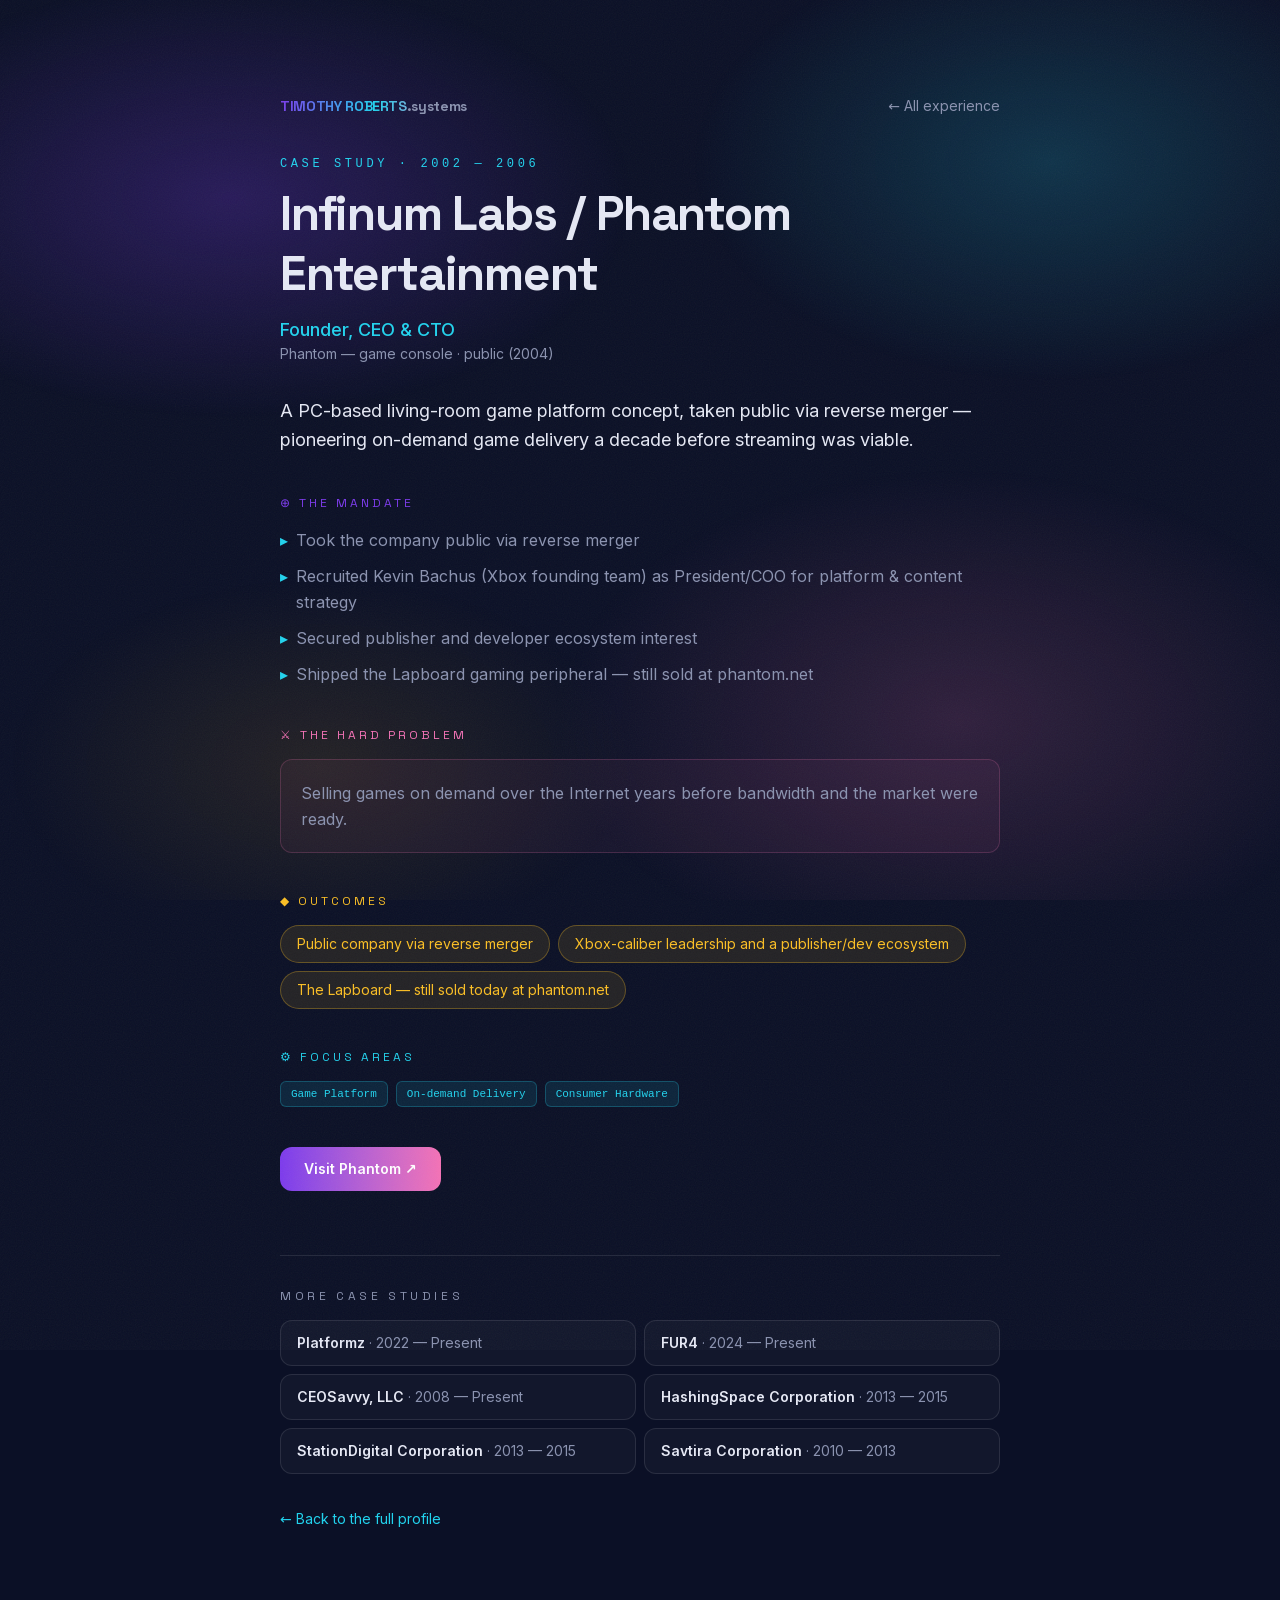
<file: story/phantom/index.html>
<!DOCTYPE html><html lang="en" class="space_grotesk_d7b50fc5-module__qeW00a__variable inter_fe8b9d92-module__LINzvG__variable antialiased"><head><meta charSet="utf-8"/><meta name="viewport" content="width=device-width, initial-scale=1"/><link rel="preload" href="/_next/static/media/0c89a48fa5027cee-s.p.2cyn07wtgehh0.woff2" as="font" crossorigin="" type="font/woff2"/><link rel="preload" href="/_next/static/media/83afe278b6a6bb3c-s.p.2bn3s6zvc0dyp.woff2" as="font" crossorigin="" type="font/woff2"/><link rel="stylesheet" href="/_next/static/chunks/2yo6b--t10zj8.css" data-precedence="next"/><link rel="preload" as="script" fetchPriority="low" href="/_next/static/chunks/1pvb0-k0k5dow.js"/><script src="/_next/static/chunks/3j27vzhmynpf5.js" async=""></script><script src="/_next/static/chunks/3jh1u-s3k0bkk.js" async=""></script><script src="/_next/static/chunks/1o-m9ax_2wld_.js" async=""></script><script src="/_next/static/chunks/2kqrbujyxigm8.js" async=""></script><script src="/_next/static/chunks/turbopack-3byfdr1xfbjph.js" async=""></script><script src="/_next/static/chunks/05-c3ty_6dwfk.js" async=""></script><script src="/_next/static/chunks/14mrh2-p_w84d.js" async=""></script><script src="/_next/static/chunks/0yz-2zz_t4sc5.js" async=""></script><meta name="next-size-adjust" content=""/><title>Infinum Labs / Phantom Entertainment — Founder, CEO &amp; CTO | Timothy Munro Roberts</title><meta name="description" content="A PC-based living-room game platform concept, taken public via reverse merger — pioneering on-demand game delivery a decade before streaming was viable."/><link rel="author" href="https://timothymunroroberts.com"/><meta name="author" content="Timothy Munro Roberts"/><meta name="keywords" content="Timothy Munro Roberts,Tim Roberts,SAVVIS founder,Intira,Savtira,Phantom Entertainment,Platformz,FUR4,enterprise architect,cloud computing pioneer,AI platform"/><meta name="robots" content="index, follow"/><link rel="canonical" href="https://timothymunroroberts.com/story/phantom/"/><meta property="og:title" content="Infinum Labs / Phantom Entertainment — Founder, CEO &amp; CTO | Timothy Munro Roberts"/><meta property="og:description" content="A PC-based living-room game platform concept, taken public via reverse merger — pioneering on-demand game delivery a decade before streaming was viable."/><meta property="og:url" content="https://timothymunroroberts.com/story/phantom/"/><meta property="og:image" content="https://timothymunroroberts.com/og.png"/><meta property="og:image:width" content="1200"/><meta property="og:image:height" content="630"/><meta property="og:image:alt" content="Timothy Munro Roberts"/><meta property="og:type" content="article"/><meta name="twitter:card" content="summary_large_image"/><meta name="twitter:title" content="Infinum Labs / Phantom Entertainment — Founder, CEO &amp; CTO | Timothy Munro Roberts"/><meta name="twitter:description" content="A PC-based living-room game platform concept, taken public via reverse merger — pioneering on-demand game delivery a decade before streaming was viable."/><meta name="twitter:image" content="https://timothymunroroberts.com/og.png"/><link rel="icon" href="/icon.svg?icon.36syc_q5130qh.svg" sizes="any" type="image/svg+xml"/><script src="/_next/static/chunks/0cz1d0mv5g_q7.js" noModule=""></script></head><body class="grain"><div hidden=""><!--$--><!--/$--></div><script type="application/ld+json">[{"@context":"https://schema.org","@type":"Person","@id":"https://timothymunroroberts.com/#person","name":"Timothy Munro Roberts","alternateName":["Tim Roberts","Timothy Roberts","Tim Munro Roberts"],"url":"https://timothymunroroberts.com","image":"https://timothymunroroberts.com/portrait.jpg","description":"Timothy Munro Roberts is a technology founder, enterprise architect, and platform designer with 25+ years building and scaling high-availability commerce and infrastructure platforms. He co-founded SAVVIS Communications (NASDAQ: SVVS; later acquired by CenturyLink for ~$3.4B), founded Intira (the first company to sell cloud computing as a service; lineage acquired by Verizon for ~$1.6B via Terremark), and took Phantom Entertainment, StationDigital, and HashingSpace public. Today he is CEO of Platformz and COO/CTO of FUR4.","jobTitle":"Chief Executive Officer & Chief Technology Officer","email":"mailto:tim@platformz.us","telephone":"+1-636-735-1657","worksFor":[{"@type":"Organization","name":"Platformz","url":"https://platformz.us"},{"@type":"Organization","name":"FUR4","url":"https://fur4.com"}],"alumniOf":[{"@type":"CollegeOrUniversity","name":"Missouri Valley College"},{"@type":"CollegeOrUniversity","name":"Missouri State University"}],"birthPlace":{"@type":"Place","name":"St. Louis, Missouri, USA"},"homeLocation":{"@type":"Place","name":"St. Louis, Missouri, USA"},"knowsAbout":["Enterprise software architecture","Cloud computing","Internet infrastructure","Data centers & managed hosting","Digital commerce","Omnichannel retail","Bitcoin & blockchain","AI platforms","Multi-tenant SaaS","Magento"],"award":["St. Louis Business Journal 30 Under 30","St. Louis Business Journal 40 Under 40","St. Louis Top 100 of the Millennium"],"sameAs":["https://www.linkedin.com/in/platformz","https://github.com/azaworld","https://platformz.us","https://fur4.com","https://www.phantom.net","https://builtbeforecloud.com","https://builtbeforecloud.com/about-tim"],"subjectOf":{"@type":"WebSite","name":"Built Before the Cloud","url":"https://builtbeforecloud.com","description":"The firsthand, research-supported story of Timothy Munro Roberts (Tim Roberts)—from Whackoland BBS to Savvis, Intira's NetSourcing and Platformz."}},{"@context":"https://schema.org","@type":"Organization","@id":"https://platformz.us/#org","name":"Platformz","url":"https://platformz.us","description":"A multi-tenant, enterprise-class commerce platform and agency powering consumer brands across pet, sports, and other verticals.","founder":{"@id":"https://timothymunroroberts.com/#person"},"sameAs":["https://builtbeforecloud.com/platformz"]},{"@context":"https://schema.org","@type":"Organization","@id":"https://fur4.com/#org","name":"FUR4","url":"https://fur4.com","description":"A premium pet-grooming brand led by the original inventor of the Furminator, and the production environment for Platformz."},{"@context":"https://schema.org","@type":"WebSite","@id":"https://timothymunroroberts.com/#website","url":"https://timothymunroroberts.com","name":"Timothy Munro Roberts — Official Site","about":{"@id":"https://timothymunroroberts.com/#person"},"inLanguage":"en-US"}]</script><div class="aurora-bg" aria-hidden="true"></div><script type="application/ld+json">[{"@context":"https://schema.org","@type":"Article","@id":"https://timothymunroroberts.com/story/phantom/#article","headline":"Infinum Labs / Phantom Entertainment — Founder, CEO & CTO","description":"A PC-based living-room game platform concept, taken public via reverse merger — pioneering on-demand game delivery a decade before streaming was viable.","image":"https://timothymunroroberts.com/portrait.jpg","author":{"@type":"Person","@id":"https://timothymunroroberts.com/#person","name":"Timothy Munro Roberts","url":"https://timothymunroroberts.com"},"publisher":{"@type":"Person","@id":"https://timothymunroroberts.com/#person","name":"Timothy Munro Roberts"},"about":{"@id":"https://timothymunroroberts.com/#person"},"mainEntityOfPage":"https://timothymunroroberts.com/story/phantom/","articleSection":"Phantom — game console · public (2004)","keywords":"Game Platform, On-demand Delivery, Consumer Hardware"},{"@context":"https://schema.org","@type":"BreadcrumbList","itemListElement":[{"@type":"ListItem","position":1,"name":"Timothy Munro Roberts","item":"https://timothymunroroberts.com/"},{"@type":"ListItem","position":2,"name":"Story","item":"https://timothymunroroberts.com/#missions"},{"@type":"ListItem","position":3,"name":"Infinum Labs / Phantom Entertainment","item":"https://timothymunroroberts.com/story/phantom/"}]}]</script><main class="mx-auto w-full max-w-3xl px-6 py-16 sm:py-24"><nav class="mb-10 flex items-center justify-between text-sm"><a class="font-display font-bold tracking-tight" href="/"><span class="text-aurora">TIMOTHY ROBERTS</span><span class="text-muted">.systems</span></a><a class="text-muted transition-colors hover:text-cyan" href="/#missions">← All experience</a></nav><article><p class="font-mono text-xs uppercase tracking-[0.3em] text-cyan">case study<!-- --> · <!-- -->2002 — 2006</p><h1 class="font-display mt-3 text-4xl font-bold leading-tight tracking-tight sm:text-5xl">Infinum Labs / Phantom Entertainment</h1><p class="mt-3 text-lg font-medium text-cyan">Founder, CEO &amp; CTO</p><p class="text-sm text-muted">Phantom — game console · public (2004)</p><p class="mt-8 text-lg leading-relaxed text-text">A PC-based living-room game platform concept, taken public via reverse merger — pioneering on-demand game delivery a decade before streaming was viable.</p><section class="mt-10"><h2 class="font-mono text-xs uppercase tracking-[0.25em] text-violet">⊕ The mandate</h2><ul class="mt-4 space-y-2.5"><li class="flex gap-2 leading-relaxed text-muted"><span class="text-cyan" aria-hidden="true">▸</span>Took the company public via reverse merger</li><li class="flex gap-2 leading-relaxed text-muted"><span class="text-cyan" aria-hidden="true">▸</span>Recruited Kevin Bachus (Xbox founding team) as President/COO for platform &amp; content strategy</li><li class="flex gap-2 leading-relaxed text-muted"><span class="text-cyan" aria-hidden="true">▸</span>Secured publisher and developer ecosystem interest</li><li class="flex gap-2 leading-relaxed text-muted"><span class="text-cyan" aria-hidden="true">▸</span>Shipped the Lapboard gaming peripheral — still sold at phantom.net</li></ul></section><section class="mt-10"><h2 class="font-mono text-xs uppercase tracking-[0.25em] text-magenta">⚔ The hard problem</h2><p class="mt-4 rounded-xl border border-magenta/20 bg-magenta/5 p-5 leading-relaxed text-muted">Selling games on demand over the Internet years before bandwidth and the market were ready.</p></section><section class="mt-10"><h2 class="font-mono text-xs uppercase tracking-[0.25em] text-amber">◆ Outcomes</h2><ul class="mt-4 flex flex-wrap gap-2"><li class="rounded-full border border-amber/30 bg-amber/10 px-4 py-2 text-sm text-amber">Public company via reverse merger</li><li class="rounded-full border border-amber/30 bg-amber/10 px-4 py-2 text-sm text-amber">Xbox-caliber leadership and a publisher/dev ecosystem</li><li class="rounded-full border border-amber/30 bg-amber/10 px-4 py-2 text-sm text-amber">The Lapboard — still sold today at phantom.net</li></ul></section><section class="mt-10"><h2 class="font-mono text-xs uppercase tracking-[0.25em] text-cyan">⚙ Focus areas</h2><ul class="mt-4 flex flex-wrap gap-2"><li class="rounded-md border border-cyan/25 bg-cyan/10 px-2.5 py-1 font-mono text-[11px] text-cyan">Game Platform</li><li class="rounded-md border border-cyan/25 bg-cyan/10 px-2.5 py-1 font-mono text-[11px] text-cyan">On-demand Delivery</li><li class="rounded-md border border-cyan/25 bg-cyan/10 px-2.5 py-1 font-mono text-[11px] text-cyan">Consumer Hardware</li></ul></section><p class="mt-10"><a href="https://www.phantom.net" target="_blank" rel="noreferrer" class="inline-block rounded-xl bg-gradient-to-r from-violet via-magenta to-amber bg-[length:200%_auto] px-6 py-3 text-sm font-semibold text-white transition-all hover:bg-right">Visit <!-- -->Phantom<!-- --> ↗</a></p></article><aside class="mt-16 border-t border-white/10 pt-8"><h2 class="font-mono text-xs uppercase tracking-[0.3em] text-muted">More case studies</h2><ul class="mt-4 grid gap-2 sm:grid-cols-2"><li><a class="block rounded-xl border border-white/10 bg-white/[0.03] px-4 py-3 text-sm transition-colors hover:border-cyan/40 hover:text-cyan" href="/story/platformz/"><span class="font-semibold">Platformz</span><span class="ml-1 text-muted">· <!-- -->2022 — Present</span></a></li><li><a class="block rounded-xl border border-white/10 bg-white/[0.03] px-4 py-3 text-sm transition-colors hover:border-cyan/40 hover:text-cyan" href="/story/fur4/"><span class="font-semibold">FUR4</span><span class="ml-1 text-muted">· <!-- -->2024 — Present</span></a></li><li><a class="block rounded-xl border border-white/10 bg-white/[0.03] px-4 py-3 text-sm transition-colors hover:border-cyan/40 hover:text-cyan" href="/story/ceosavvy/"><span class="font-semibold">CEOSavvy, LLC</span><span class="ml-1 text-muted">· <!-- -->2008 — Present</span></a></li><li><a class="block rounded-xl border border-white/10 bg-white/[0.03] px-4 py-3 text-sm transition-colors hover:border-cyan/40 hover:text-cyan" href="/story/hashingspace/"><span class="font-semibold">HashingSpace Corporation</span><span class="ml-1 text-muted">· <!-- -->2013 — 2015</span></a></li><li><a class="block rounded-xl border border-white/10 bg-white/[0.03] px-4 py-3 text-sm transition-colors hover:border-cyan/40 hover:text-cyan" href="/story/stationdigital/"><span class="font-semibold">StationDigital Corporation</span><span class="ml-1 text-muted">· <!-- -->2013 — 2015</span></a></li><li><a class="block rounded-xl border border-white/10 bg-white/[0.03] px-4 py-3 text-sm transition-colors hover:border-cyan/40 hover:text-cyan" href="/story/savtira/"><span class="font-semibold">Savtira Corporation</span><span class="ml-1 text-muted">· <!-- -->2010 — 2013</span></a></li></ul><p class="mt-8"><a class="text-sm text-cyan hover:underline" href="/">← Back to the full profile</a></p></aside></main><!--$--><!--/$--><script src="/_next/static/chunks/1pvb0-k0k5dow.js" id="_R_" async=""></script><script>(self.__next_f=self.__next_f||[]).push([0])</script><script>self.__next_f.push([1,"1:\"$Sreact.fragment\"\na:I[68027,[\"/_next/static/chunks/05-c3ty_6dwfk.js\",\"/_next/static/chunks/14mrh2-p_w84d.js\"],\"default\",1]\n:HL[\"/_next/static/chunks/2yo6b--t10zj8.css\",\"style\"]\n:HL[\"/_next/static/media/0c89a48fa5027cee-s.p.2cyn07wtgehh0.woff2\",\"font\",{\"crossOrigin\":\"\",\"type\":\"font/woff2\"}]\n:HL[\"/_next/static/media/83afe278b6a6bb3c-s.p.2bn3s6zvc0dyp.woff2\",\"font\",{\"crossOrigin\":\"\",\"type\":\"font/woff2\"}]\n2:Tc67,"])</script><script>self.__next_f.push([1,"[{\"@context\":\"https://schema.org\",\"@type\":\"Person\",\"@id\":\"https://timothymunroroberts.com/#person\",\"name\":\"Timothy Munro Roberts\",\"alternateName\":[\"Tim Roberts\",\"Timothy Roberts\",\"Tim Munro Roberts\"],\"url\":\"https://timothymunroroberts.com\",\"image\":\"https://timothymunroroberts.com/portrait.jpg\",\"description\":\"Timothy Munro Roberts is a technology founder, enterprise architect, and platform designer with 25+ years building and scaling high-availability commerce and infrastructure platforms. He co-founded SAVVIS Communications (NASDAQ: SVVS; later acquired by CenturyLink for ~$3.4B), founded Intira (the first company to sell cloud computing as a service; lineage acquired by Verizon for ~$1.6B via Terremark), and took Phantom Entertainment, StationDigital, and HashingSpace public. Today he is CEO of Platformz and COO/CTO of FUR4.\",\"jobTitle\":\"Chief Executive Officer \u0026 Chief Technology Officer\",\"email\":\"mailto:tim@platformz.us\",\"telephone\":\"+1-636-735-1657\",\"worksFor\":[{\"@type\":\"Organization\",\"name\":\"Platformz\",\"url\":\"https://platformz.us\"},{\"@type\":\"Organization\",\"name\":\"FUR4\",\"url\":\"https://fur4.com\"}],\"alumniOf\":[{\"@type\":\"CollegeOrUniversity\",\"name\":\"Missouri Valley College\"},{\"@type\":\"CollegeOrUniversity\",\"name\":\"Missouri State University\"}],\"birthPlace\":{\"@type\":\"Place\",\"name\":\"St. Louis, Missouri, USA\"},\"homeLocation\":{\"@type\":\"Place\",\"name\":\"St. Louis, Missouri, USA\"},\"knowsAbout\":[\"Enterprise software architecture\",\"Cloud computing\",\"Internet infrastructure\",\"Data centers \u0026 managed hosting\",\"Digital commerce\",\"Omnichannel retail\",\"Bitcoin \u0026 blockchain\",\"AI platforms\",\"Multi-tenant SaaS\",\"Magento\"],\"award\":[\"St. Louis Business Journal 30 Under 30\",\"St. Louis Business Journal 40 Under 40\",\"St. Louis Top 100 of the Millennium\"],\"sameAs\":[\"https://www.linkedin.com/in/platformz\",\"https://github.com/azaworld\",\"https://platformz.us\",\"https://fur4.com\",\"https://www.phantom.net\",\"https://builtbeforecloud.com\",\"https://builtbeforecloud.com/about-tim\"],\"subjectOf\":{\"@type\":\"WebSite\",\"name\":\"Built Before the Cloud\",\"url\":\"https://builtbeforecloud.com\",\"description\":\"The firsthand, research-supported story of Timothy Munro Roberts (Tim Roberts)—from Whackoland BBS to Savvis, Intira's NetSourcing and Platformz.\"}},{\"@context\":\"https://schema.org\",\"@type\":\"Organization\",\"@id\":\"https://platformz.us/#org\",\"name\":\"Platformz\",\"url\":\"https://platformz.us\",\"description\":\"A multi-tenant, enterprise-class commerce platform and agency powering consumer brands across pet, sports, and other verticals.\",\"founder\":{\"@id\":\"https://timothymunroroberts.com/#person\"},\"sameAs\":[\"https://builtbeforecloud.com/platformz\"]},{\"@context\":\"https://schema.org\",\"@type\":\"Organization\",\"@id\":\"https://fur4.com/#org\",\"name\":\"FUR4\",\"url\":\"https://fur4.com\",\"description\":\"A premium pet-grooming brand led by the original inventor of the Furminator, and the production environment for Platformz.\"},{\"@context\":\"https://schema.org\",\"@type\":\"WebSite\",\"@id\":\"https://timothymunroroberts.com/#website\",\"url\":\"https://timothymunroroberts.com\",\"name\":\"Timothy Munro Roberts — Official Site\",\"about\":{\"@id\":\"https://timothymunroroberts.com/#person\"},\"inLanguage\":\"en-US\"}]"])</script><script>self.__next_f.push([1,"0:{\"P\":null,\"c\":[\"\",\"story\",\"phantom\",\"\"],\"q\":\"\",\"i\":false,\"f\":[[[\"\",{\"children\":[\"story\",{\"children\":[[\"slug\",\"phantom\",\"d\",null],{\"children\":[\"__PAGE__\",{}]}]}]},\"$undefined\",\"$undefined\",16],[[\"$\",\"$1\",\"c\",{\"children\":[[[\"$\",\"link\",\"0\",{\"rel\":\"stylesheet\",\"href\":\"/_next/static/chunks/2yo6b--t10zj8.css\",\"precedence\":\"next\",\"crossOrigin\":\"$undefined\",\"nonce\":\"$undefined\"}],[\"$\",\"script\",\"script-0\",{\"src\":\"/_next/static/chunks/05-c3ty_6dwfk.js\",\"async\":true,\"nonce\":\"$undefined\"}],[\"$\",\"script\",\"script-1\",{\"src\":\"/_next/static/chunks/14mrh2-p_w84d.js\",\"async\":true,\"nonce\":\"$undefined\"}]],[\"$\",\"html\",null,{\"lang\":\"en\",\"className\":\"space_grotesk_d7b50fc5-module__qeW00a__variable inter_fe8b9d92-module__LINzvG__variable antialiased\",\"suppressHydrationWarning\":true,\"children\":[\"$\",\"body\",null,{\"className\":\"grain\",\"children\":[[\"$\",\"script\",null,{\"type\":\"application/ld+json\",\"dangerouslySetInnerHTML\":{\"__html\":\"$2\"}}],\"$L3\",\"$L4\"]}]}]]}],{\"children\":[\"$L5\",{\"children\":[\"$L6\",{\"children\":[\"$L7\",{},null,false,null]},null,false,\"$@8\"]},null,false,\"$@8\"]},null,false,null],\"$L9\",false]],\"m\":\"$undefined\",\"G\":[\"$a\",[\"$Lb\"]],\"S\":true,\"h\":null,\"s\":\"$undefined\",\"l\":\"$undefined\",\"p\":\"$undefined\",\"d\":\"$undefined\",\"b\":\"YXJHbZlnj5XeFRCSqd8gn\"}\n"])</script><script>self.__next_f.push([1,"c:I[39756,[\"/_next/static/chunks/05-c3ty_6dwfk.js\",\"/_next/static/chunks/14mrh2-p_w84d.js\"],\"default\"]\nd:I[37457,[\"/_next/static/chunks/05-c3ty_6dwfk.js\",\"/_next/static/chunks/14mrh2-p_w84d.js\"],\"default\"]\nf:I[97367,[\"/_next/static/chunks/05-c3ty_6dwfk.js\",\"/_next/static/chunks/14mrh2-p_w84d.js\"],\"OutletBoundary\"]\n10:\"$Sreact.suspense\"\n13:I[97367,[\"/_next/static/chunks/05-c3ty_6dwfk.js\",\"/_next/static/chunks/14mrh2-p_w84d.js\"],\"ViewportBoundary\"]\n15:I[97367,[\"/_next/static/chunks/05-c3ty_6dwfk.js\",\"/_next/static/chunks/14mrh2-p_w84d.js\"],\"MetadataBoundary\"]\n3:[\"$\",\"div\",null,{\"className\":\"aurora-bg\",\"aria-hidden\":true}]\n"])</script><script>self.__next_f.push([1,"4:[\"$\",\"$Lc\",null,{\"parallelRouterKey\":\"children\",\"error\":\"$undefined\",\"errorStyles\":\"$undefined\",\"errorScripts\":\"$undefined\",\"template\":[\"$\",\"$Ld\",null,{}],\"templateStyles\":\"$undefined\",\"templateScripts\":\"$undefined\",\"notFound\":[[[\"$\",\"title\",null,{\"children\":\"404: This page could not be found.\"}],[\"$\",\"div\",null,{\"style\":{\"fontFamily\":\"system-ui,\\\"Segoe UI\\\",Roboto,Helvetica,Arial,sans-serif,\\\"Apple Color Emoji\\\",\\\"Segoe UI Emoji\\\"\",\"height\":\"100vh\",\"textAlign\":\"center\",\"display\":\"flex\",\"flexDirection\":\"column\",\"alignItems\":\"center\",\"justifyContent\":\"center\"},\"children\":[\"$\",\"div\",null,{\"children\":[[\"$\",\"style\",null,{\"dangerouslySetInnerHTML\":{\"__html\":\"body{color:#000;background:#fff;margin:0}.next-error-h1{border-right:1px solid rgba(0,0,0,.3)}@media (prefers-color-scheme:dark){body{color:#fff;background:#000}.next-error-h1{border-right:1px solid rgba(255,255,255,.3)}}\"}}],[\"$\",\"h1\",null,{\"className\":\"next-error-h1\",\"style\":{\"display\":\"inline-block\",\"margin\":\"0 20px 0 0\",\"padding\":\"0 23px 0 0\",\"fontSize\":24,\"fontWeight\":500,\"verticalAlign\":\"top\",\"lineHeight\":\"49px\"},\"children\":404}],[\"$\",\"div\",null,{\"style\":{\"display\":\"inline-block\"},\"children\":[\"$\",\"h2\",null,{\"style\":{\"fontSize\":14,\"fontWeight\":400,\"lineHeight\":\"49px\",\"margin\":0},\"children\":\"This page could not be found.\"}]}]]}]}]],[]],\"forbidden\":\"$undefined\",\"unauthorized\":\"$undefined\"}]\n"])</script><script>self.__next_f.push([1,"5:[\"$\",\"$1\",\"c\",{\"children\":[null,[\"$\",\"$Lc\",null,{\"parallelRouterKey\":\"children\",\"error\":\"$undefined\",\"errorStyles\":\"$undefined\",\"errorScripts\":\"$undefined\",\"template\":[\"$\",\"$Ld\",null,{}],\"templateStyles\":\"$undefined\",\"templateScripts\":\"$undefined\",\"notFound\":\"$undefined\",\"forbidden\":\"$undefined\",\"unauthorized\":\"$undefined\"}]]}]\n6:[\"$\",\"$1\",\"c\",{\"children\":[null,[\"$\",\"$Lc\",null,{\"parallelRouterKey\":\"children\",\"error\":\"$undefined\",\"errorStyles\":\"$undefined\",\"errorScripts\":\"$undefined\",\"template\":[\"$\",\"$Ld\",null,{}],\"templateStyles\":\"$undefined\",\"templateScripts\":\"$undefined\",\"notFound\":\"$undefined\",\"forbidden\":\"$undefined\",\"unauthorized\":\"$undefined\"}]]}]\n7:[\"$\",\"$1\",\"c\",{\"children\":[\"$Le\",[[\"$\",\"script\",\"script-0\",{\"src\":\"/_next/static/chunks/0yz-2zz_t4sc5.js\",\"async\":true,\"nonce\":\"$undefined\"}]],[\"$\",\"$Lf\",null,{\"children\":[\"$\",\"$10\",null,{\"name\":\"Next.MetadataOutlet\",\"children\":\"$@11\"}]}]]}]\n12:[]\n8:\"$W12\"\n9:[\"$\",\"$1\",\"h\",{\"children\":[null,[\"$\",\"$L13\",null,{\"children\":\"$L14\"}],[\"$\",\"div\",null,{\"hidden\":true,\"children\":[\"$\",\"$L15\",null,{\"children\":[\"$\",\"$10\",null,{\"name\":\"Next.Metadata\",\"children\":\"$L16\"}]}]}],[\"$\",\"meta\",null,{\"name\":\"next-size-adjust\",\"content\":\"\"}]]}]\nb:[\"$\",\"link\",\"0\",{\"rel\":\"stylesheet\",\"href\":\"/_next/static/chunks/2yo6b--t10zj8.css\",\"precedence\":\"next\",\"crossOrigin\":\"$undefined\",\"nonce\":\"$undefined\"}]\n"])</script><script>self.__next_f.push([1,"18:I[22016,[\"/_next/static/chunks/05-c3ty_6dwfk.js\",\"/_next/static/chunks/14mrh2-p_w84d.js\",\"/_next/static/chunks/0yz-2zz_t4sc5.js\"],\"\"]\n17:T543,[{\"@context\":\"https://schema.org\",\"@type\":\"Article\",\"@id\":\"https://timothymunroroberts.com/story/phantom/#article\",\"headline\":\"Infinum Labs / Phantom Entertainment — Founder, CEO \u0026 CTO\",\"description\":\"A PC-based living-room game platform concept, taken public via reverse merger — pioneering on-demand game delivery a decade before streaming was viable.\",\"image\":\"https://timothymunroroberts.com/portrait.jpg\",\"author\":{\"@type\":\"Person\",\"@id\":\"https://timothymunroroberts.com/#person\",\"name\":\"Timothy Munro Roberts\",\"url\":\"https://timothymunroroberts.com\"},\"publisher\":{\"@type\":\"Person\",\"@id\":\"https://timothymunroroberts.com/#person\",\"name\":\"Timothy Munro Roberts\"},\"about\":{\"@id\":\"https://timothymunroroberts.com/#person\"},\"mainEntityOfPage\":\"https://timothymunroroberts.com/story/phantom/\",\"articleSection\":\"Phantom — game console · public (2004)\",\"keywords\":\"Game Platform, On-demand Delivery, Consumer Hardware\"},{\"@context\":\"https://schema.org\",\"@type\":\"BreadcrumbList\",\"itemListElement\":[{\"@type\":\"ListItem\",\"position\":1,\"name\":\"Timothy Munro Roberts\",\"item\":\"https://timothymunroroberts.com/\"},{\"@type\":\"ListItem\",\"position\":2,\"name\":\"Story\",\"item\":\"https://timothymunroroberts.com/#missions\"},{\"@type\":\"ListItem\",\"position\":3,\"name\":\"Infinum Labs / Phantom Entertainment\",\"item\":\"https://timothymunroroberts.com/story/phantom/\"}]}]"])</script><script>self.__next_f.push([1,"e:[[\"$\",\"script\",null,{\"type\":\"application/ld+json\",\"dangerouslySetInnerHTML\":{\"__html\":\"$17\"}}],[\"$\",\"main\",null,{\"className\":\"mx-auto w-full max-w-3xl px-6 py-16 sm:py-24\",\"children\":[[\"$\",\"nav\",null,{\"className\":\"mb-10 flex items-center justify-between text-sm\",\"children\":[[\"$\",\"$L18\",null,{\"href\":\"/\",\"className\":\"font-display font-bold tracking-tight\",\"children\":[[\"$\",\"span\",null,{\"className\":\"text-aurora\",\"children\":\"TIMOTHY ROBERTS\"}],[\"$\",\"span\",null,{\"className\":\"text-muted\",\"children\":\".systems\"}]]}],[\"$\",\"$L18\",null,{\"href\":\"/#missions\",\"className\":\"text-muted transition-colors hover:text-cyan\",\"children\":\"← All experience\"}]]}],[\"$\",\"article\",null,{\"children\":[[\"$\",\"p\",null,{\"className\":\"font-mono text-xs uppercase tracking-[0.3em] text-cyan\",\"children\":[\"case study\",\" · \",\"2002 — 2006\"]}],[\"$\",\"h1\",null,{\"className\":\"font-display mt-3 text-4xl font-bold leading-tight tracking-tight sm:text-5xl\",\"children\":\"Infinum Labs / Phantom Entertainment\"}],[\"$\",\"p\",null,{\"className\":\"mt-3 text-lg font-medium text-cyan\",\"children\":\"Founder, CEO \u0026 CTO\"}],[\"$\",\"p\",null,{\"className\":\"text-sm text-muted\",\"children\":\"Phantom — game console · public (2004)\"}],[\"$\",\"p\",null,{\"className\":\"mt-8 text-lg leading-relaxed text-text\",\"children\":\"A PC-based living-room game platform concept, taken public via reverse merger — pioneering on-demand game delivery a decade before streaming was viable.\"}],[\"$\",\"section\",null,{\"className\":\"mt-10\",\"children\":[[\"$\",\"h2\",null,{\"className\":\"font-mono text-xs uppercase tracking-[0.25em] text-violet\",\"children\":\"⊕ The mandate\"}],[\"$\",\"ul\",null,{\"className\":\"mt-4 space-y-2.5\",\"children\":[[\"$\",\"li\",\"Took the company public via reverse merger\",{\"className\":\"flex gap-2 leading-relaxed text-muted\",\"children\":[[\"$\",\"span\",null,{\"className\":\"text-cyan\",\"aria-hidden\":true,\"children\":\"▸\"}],\"Took the company public via reverse merger\"]}],[\"$\",\"li\",\"Recruited Kevin Bachus (Xbox founding team) as President/COO for platform \u0026 content strategy\",{\"className\":\"flex gap-2 leading-relaxed text-muted\",\"children\":[[\"$\",\"span\",null,{\"className\":\"text-cyan\",\"aria-hidden\":true,\"children\":\"▸\"}],\"Recruited Kevin Bachus (Xbox founding team) as President/COO for platform \u0026 content strategy\"]}],[\"$\",\"li\",\"Secured publisher and developer ecosystem interest\",{\"className\":\"flex gap-2 leading-relaxed text-muted\",\"children\":[[\"$\",\"span\",null,{\"className\":\"text-cyan\",\"aria-hidden\":true,\"children\":\"▸\"}],\"Secured publisher and developer ecosystem interest\"]}],\"$L19\"]}]]}],\"$L1a\",\"$L1b\",\"$L1c\",\"$L1d\"]}],\"$L1e\"]}]]\n"])</script><script>self.__next_f.push([1,"19:[\"$\",\"li\",\"Shipped the Lapboard gaming peripheral — still sold at phantom.net\",{\"className\":\"flex gap-2 leading-relaxed text-muted\",\"children\":[[\"$\",\"span\",null,{\"className\":\"text-cyan\",\"aria-hidden\":true,\"children\":\"▸\"}],\"Shipped the Lapboard gaming peripheral — still sold at phantom.net\"]}]\n1a:[\"$\",\"section\",null,{\"className\":\"mt-10\",\"children\":[[\"$\",\"h2\",null,{\"className\":\"font-mono text-xs uppercase tracking-[0.25em] text-magenta\",\"children\":\"⚔ The hard problem\"}],[\"$\",\"p\",null,{\"className\":\"mt-4 rounded-xl border border-magenta/20 bg-magenta/5 p-5 leading-relaxed text-muted\",\"children\":\"Selling games on demand over the Internet years before bandwidth and the market were ready.\"}]]}]\n1b:[\"$\",\"section\",null,{\"className\":\"mt-10\",\"children\":[[\"$\",\"h2\",null,{\"className\":\"font-mono text-xs uppercase tracking-[0.25em] text-amber\",\"children\":\"◆ Outcomes\"}],[\"$\",\"ul\",null,{\"className\":\"mt-4 flex flex-wrap gap-2\",\"children\":[[\"$\",\"li\",\"Public company via reverse merger\",{\"className\":\"rounded-full border border-amber/30 bg-amber/10 px-4 py-2 text-sm text-amber\",\"children\":\"Public company via reverse merger\"}],[\"$\",\"li\",\"Xbox-caliber leadership and a publisher/dev ecosystem\",{\"className\":\"rounded-full border border-amber/30 bg-amber/10 px-4 py-2 text-sm text-amber\",\"children\":\"Xbox-caliber leadership and a publisher/dev ecosystem\"}],[\"$\",\"li\",\"The Lapboard — still sold today at phantom.net\",{\"className\":\"rounded-full border border-amber/30 bg-amber/10 px-4 py-2 text-sm text-amber\",\"children\":\"The Lapboard — still sold today at phantom.net\"}]]}]]}]\n1c:[\"$\",\"section\",null,{\"className\":\"mt-10\",\"children\":[[\"$\",\"h2\",null,{\"className\":\"font-mono text-xs uppercase tracking-[0.25em] text-cyan\",\"children\":\"⚙ Focus areas\"}],[\"$\",\"ul\",null,{\"className\":\"mt-4 flex flex-wrap gap-2\",\"children\":[[\"$\",\"li\",\"Game Platform\",{\"className\":\"rounded-md border border-cyan/25 bg-cyan/10 px-2.5 py-1 font-mono text-[11px] text-cyan\",\"children\":\"Game Platform\"}],[\"$\",\"li\",\"On-demand Delivery\",{\"className\":\"rounded-md border border-cyan/25 bg-cyan/10 px-2.5 py-1 font-mono text-[11px] text-cyan\",\"children\":\"On-demand Delivery\"}],[\"$\",\"li\",\"Consumer Hardware\",{\"className\":\"rounded-md border border-cyan/25 bg-cyan/10 px-2.5 py-1 font-mono text-[11px] text-cyan\",\"children\":\"Consumer Hardware\"}]]}]]}]\n1d:[\"$\",\"p\",null,{\"className\":\"mt-10\",\"children\":[\"$\",\"a\",null,{\"href\":\"https://www.phantom.net\",\"target\":\"_blank\",\"rel\":\"noreferrer\",\"className\":\"inline-block rounded-xl bg-gradient-to-r from-violet via-magenta to-amber bg-[length:200%_auto] px-6 py-3 text-sm font-semibold text-white transition-all hover:bg-right\",\"children\":[\"Visit \",\"Phantom\",\" ↗\"]}]}]\n"])</script><script>self.__next_f.push([1,"1e:[\"$\",\"aside\",null,{\"className\":\"mt-16 border-t border-white/10 pt-8\",\"children\":[[\"$\",\"h2\",null,{\"className\":\"font-mono text-xs uppercase tracking-[0.3em] text-muted\",\"children\":\"More case studies\"}],[\"$\",\"ul\",null,{\"className\":\"mt-4 grid gap-2 sm:grid-cols-2\",\"children\":[[\"$\",\"li\",\"platformz\",{\"children\":[\"$\",\"$L18\",null,{\"href\":\"/story/platformz/\",\"className\":\"block rounded-xl border border-white/10 bg-white/[0.03] px-4 py-3 text-sm transition-colors hover:border-cyan/40 hover:text-cyan\",\"children\":[[\"$\",\"span\",null,{\"className\":\"font-semibold\",\"children\":\"Platformz\"}],[\"$\",\"span\",null,{\"className\":\"ml-1 text-muted\",\"children\":[\"· \",\"2022 — Present\"]}]]}]}],[\"$\",\"li\",\"fur4\",{\"children\":[\"$\",\"$L18\",null,{\"href\":\"/story/fur4/\",\"className\":\"block rounded-xl border border-white/10 bg-white/[0.03] px-4 py-3 text-sm transition-colors hover:border-cyan/40 hover:text-cyan\",\"children\":[[\"$\",\"span\",null,{\"className\":\"font-semibold\",\"children\":\"FUR4\"}],[\"$\",\"span\",null,{\"className\":\"ml-1 text-muted\",\"children\":[\"· \",\"2024 — Present\"]}]]}]}],[\"$\",\"li\",\"ceosavvy\",{\"children\":[\"$\",\"$L18\",null,{\"href\":\"/story/ceosavvy/\",\"className\":\"block rounded-xl border border-white/10 bg-white/[0.03] px-4 py-3 text-sm transition-colors hover:border-cyan/40 hover:text-cyan\",\"children\":[[\"$\",\"span\",null,{\"className\":\"font-semibold\",\"children\":\"CEOSavvy, LLC\"}],[\"$\",\"span\",null,{\"className\":\"ml-1 text-muted\",\"children\":[\"· \",\"2008 — Present\"]}]]}]}],[\"$\",\"li\",\"hashingspace\",{\"children\":[\"$\",\"$L18\",null,{\"href\":\"/story/hashingspace/\",\"className\":\"block rounded-xl border border-white/10 bg-white/[0.03] px-4 py-3 text-sm transition-colors hover:border-cyan/40 hover:text-cyan\",\"children\":[[\"$\",\"span\",null,{\"className\":\"font-semibold\",\"children\":\"HashingSpace Corporation\"}],[\"$\",\"span\",null,{\"className\":\"ml-1 text-muted\",\"children\":[\"· \",\"2013 — 2015\"]}]]}]}],[\"$\",\"li\",\"stationdigital\",{\"children\":[\"$\",\"$L18\",null,{\"href\":\"/story/stationdigital/\",\"className\":\"block rounded-xl border border-white/10 bg-white/[0.03] px-4 py-3 text-sm transition-colors hover:border-cyan/40 hover:text-cyan\",\"children\":[[\"$\",\"span\",null,{\"className\":\"font-semibold\",\"children\":\"StationDigital Corporation\"}],[\"$\",\"span\",null,{\"className\":\"ml-1 text-muted\",\"children\":[\"· \",\"2013 — 2015\"]}]]}]}],[\"$\",\"li\",\"savtira\",{\"children\":[\"$\",\"$L18\",null,{\"href\":\"/story/savtira/\",\"className\":\"block rounded-xl border border-white/10 bg-white/[0.03] px-4 py-3 text-sm transition-colors hover:border-cyan/40 hover:text-cyan\",\"children\":[[\"$\",\"span\",null,{\"className\":\"font-semibold\",\"children\":\"Savtira Corporation\"}],[\"$\",\"span\",null,{\"className\":\"ml-1 text-muted\",\"children\":[\"· \",\"2010 — 2013\"]}]]}]}]]}],[\"$\",\"p\",null,{\"className\":\"mt-8\",\"children\":[\"$\",\"$L18\",null,{\"href\":\"/\",\"className\":\"text-sm text-cyan hover:underline\",\"children\":\"← Back to the full profile\"}]}]]}]\n"])</script><script>self.__next_f.push([1,"14:[[\"$\",\"meta\",\"0\",{\"charSet\":\"utf-8\"}],[\"$\",\"meta\",\"1\",{\"name\":\"viewport\",\"content\":\"width=device-width, initial-scale=1\"}]]\n"])</script><script>self.__next_f.push([1,"1f:I[27201,[\"/_next/static/chunks/05-c3ty_6dwfk.js\",\"/_next/static/chunks/14mrh2-p_w84d.js\"],\"IconMark\"]\n11:null\n"])</script><script>self.__next_f.push([1,"16:[[\"$\",\"title\",\"0\",{\"children\":\"Infinum Labs / Phantom Entertainment — Founder, CEO \u0026 CTO | Timothy Munro Roberts\"}],[\"$\",\"meta\",\"1\",{\"name\":\"description\",\"content\":\"A PC-based living-room game platform concept, taken public via reverse merger — pioneering on-demand game delivery a decade before streaming was viable.\"}],[\"$\",\"link\",\"2\",{\"rel\":\"author\",\"href\":\"https://timothymunroroberts.com\"}],[\"$\",\"meta\",\"3\",{\"name\":\"author\",\"content\":\"Timothy Munro Roberts\"}],[\"$\",\"meta\",\"4\",{\"name\":\"keywords\",\"content\":\"Timothy Munro Roberts,Tim Roberts,SAVVIS founder,Intira,Savtira,Phantom Entertainment,Platformz,FUR4,enterprise architect,cloud computing pioneer,AI platform\"}],[\"$\",\"meta\",\"5\",{\"name\":\"robots\",\"content\":\"index, follow\"}],[\"$\",\"link\",\"6\",{\"rel\":\"canonical\",\"href\":\"https://timothymunroroberts.com/story/phantom/\"}],[\"$\",\"meta\",\"7\",{\"property\":\"og:title\",\"content\":\"Infinum Labs / Phantom Entertainment — Founder, CEO \u0026 CTO | Timothy Munro Roberts\"}],[\"$\",\"meta\",\"8\",{\"property\":\"og:description\",\"content\":\"A PC-based living-room game platform concept, taken public via reverse merger — pioneering on-demand game delivery a decade before streaming was viable.\"}],[\"$\",\"meta\",\"9\",{\"property\":\"og:url\",\"content\":\"https://timothymunroroberts.com/story/phantom/\"}],[\"$\",\"meta\",\"10\",{\"property\":\"og:image\",\"content\":\"https://timothymunroroberts.com/og.png\"}],[\"$\",\"meta\",\"11\",{\"property\":\"og:image:width\",\"content\":\"1200\"}],[\"$\",\"meta\",\"12\",{\"property\":\"og:image:height\",\"content\":\"630\"}],[\"$\",\"meta\",\"13\",{\"property\":\"og:image:alt\",\"content\":\"Timothy Munro Roberts\"}],[\"$\",\"meta\",\"14\",{\"property\":\"og:type\",\"content\":\"article\"}],[\"$\",\"meta\",\"15\",{\"name\":\"twitter:card\",\"content\":\"summary_large_image\"}],[\"$\",\"meta\",\"16\",{\"name\":\"twitter:title\",\"content\":\"Infinum Labs / Phantom Entertainment — Founder, CEO \u0026 CTO | Timothy Munro Roberts\"}],[\"$\",\"meta\",\"17\",{\"name\":\"twitter:description\",\"content\":\"A PC-based living-room game platform concept, taken public via reverse merger — pioneering on-demand game delivery a decade before streaming was viable.\"}],[\"$\",\"meta\",\"18\",{\"name\":\"twitter:image\",\"content\":\"https://timothymunroroberts.com/og.png\"}],[\"$\",\"link\",\"19\",{\"rel\":\"icon\",\"href\":\"/icon.svg?icon.36syc_q5130qh.svg\",\"sizes\":\"any\",\"type\":\"image/svg+xml\"}],[\"$\",\"$L1f\",\"20\",{}]]\n"])</script></body></html>
</file>
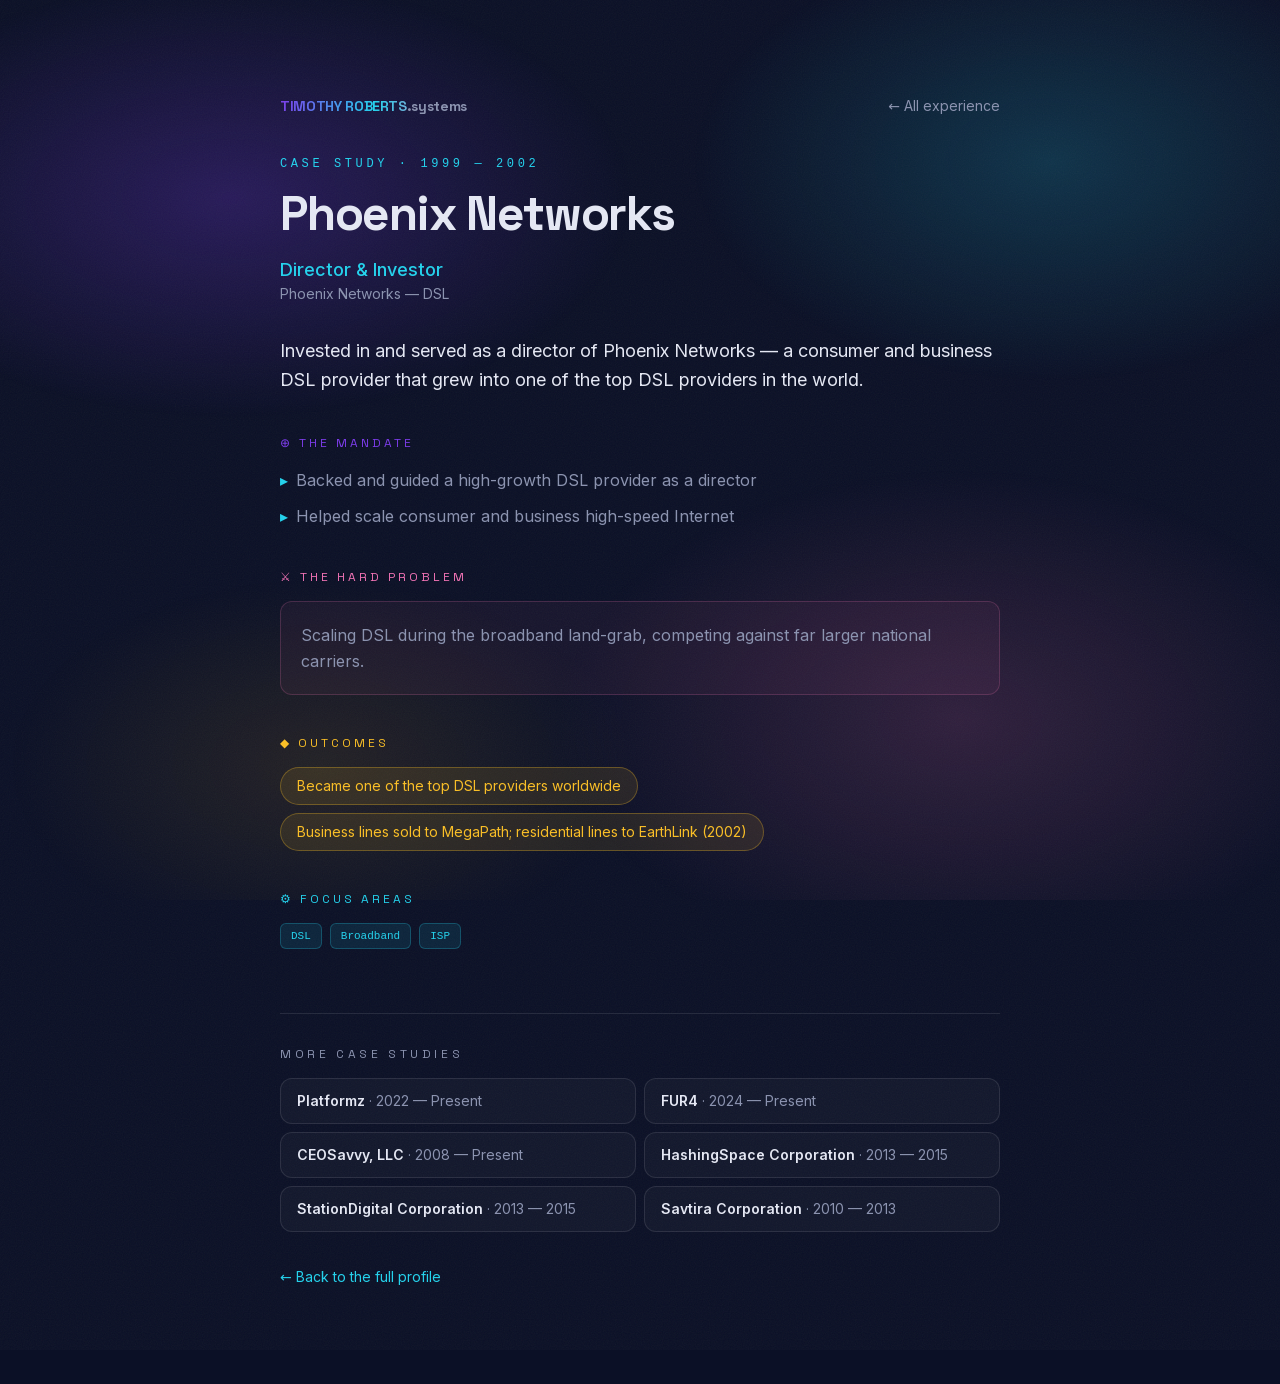
<file: story/phoenix/index.html>
<!DOCTYPE html><html lang="en" class="space_grotesk_d7b50fc5-module__qeW00a__variable inter_fe8b9d92-module__LINzvG__variable antialiased"><head><meta charSet="utf-8"/><meta name="viewport" content="width=device-width, initial-scale=1"/><link rel="preload" href="/_next/static/media/0c89a48fa5027cee-s.p.2cyn07wtgehh0.woff2" as="font" crossorigin="" type="font/woff2"/><link rel="preload" href="/_next/static/media/83afe278b6a6bb3c-s.p.2bn3s6zvc0dyp.woff2" as="font" crossorigin="" type="font/woff2"/><link rel="stylesheet" href="/_next/static/chunks/2yo6b--t10zj8.css" data-precedence="next"/><link rel="preload" as="script" fetchPriority="low" href="/_next/static/chunks/1pvb0-k0k5dow.js"/><script src="/_next/static/chunks/3j27vzhmynpf5.js" async=""></script><script src="/_next/static/chunks/3jh1u-s3k0bkk.js" async=""></script><script src="/_next/static/chunks/1o-m9ax_2wld_.js" async=""></script><script src="/_next/static/chunks/2kqrbujyxigm8.js" async=""></script><script src="/_next/static/chunks/turbopack-3byfdr1xfbjph.js" async=""></script><script src="/_next/static/chunks/05-c3ty_6dwfk.js" async=""></script><script src="/_next/static/chunks/14mrh2-p_w84d.js" async=""></script><script src="/_next/static/chunks/0yz-2zz_t4sc5.js" async=""></script><meta name="next-size-adjust" content=""/><title>Phoenix Networks — Director &amp; Investor | Timothy Munro Roberts</title><meta name="description" content="Invested in and served as a director of Phoenix Networks — a consumer and business DSL provider that grew into one of the top DSL providers in the world."/><link rel="author" href="https://timothymunroroberts.com"/><meta name="author" content="Timothy Munro Roberts"/><meta name="keywords" content="Timothy Munro Roberts,Tim Roberts,SAVVIS founder,Intira,Savtira,Phantom Entertainment,Platformz,FUR4,enterprise architect,cloud computing pioneer,AI platform"/><meta name="robots" content="index, follow"/><link rel="canonical" href="https://timothymunroroberts.com/story/phoenix/"/><meta property="og:title" content="Phoenix Networks — Director &amp; Investor | Timothy Munro Roberts"/><meta property="og:description" content="Invested in and served as a director of Phoenix Networks — a consumer and business DSL provider that grew into one of the top DSL providers in the world."/><meta property="og:url" content="https://timothymunroroberts.com/story/phoenix/"/><meta property="og:image" content="https://timothymunroroberts.com/og.png"/><meta property="og:image:width" content="1200"/><meta property="og:image:height" content="630"/><meta property="og:image:alt" content="Timothy Munro Roberts"/><meta property="og:type" content="article"/><meta name="twitter:card" content="summary_large_image"/><meta name="twitter:title" content="Phoenix Networks — Director &amp; Investor | Timothy Munro Roberts"/><meta name="twitter:description" content="Invested in and served as a director of Phoenix Networks — a consumer and business DSL provider that grew into one of the top DSL providers in the world."/><meta name="twitter:image" content="https://timothymunroroberts.com/og.png"/><link rel="icon" href="/icon.svg?icon.36syc_q5130qh.svg" sizes="any" type="image/svg+xml"/><script src="/_next/static/chunks/0cz1d0mv5g_q7.js" noModule=""></script></head><body class="grain"><div hidden=""><!--$--><!--/$--></div><script type="application/ld+json">[{"@context":"https://schema.org","@type":"Person","@id":"https://timothymunroroberts.com/#person","name":"Timothy Munro Roberts","alternateName":["Tim Roberts","Timothy Roberts","Tim Munro Roberts"],"url":"https://timothymunroroberts.com","image":"https://timothymunroroberts.com/portrait.jpg","description":"Timothy Munro Roberts is a technology founder, enterprise architect, and platform designer with 25+ years building and scaling high-availability commerce and infrastructure platforms. He co-founded SAVVIS Communications (NASDAQ: SVVS; later acquired by CenturyLink for ~$3.4B), founded Intira (the first company to sell cloud computing as a service; lineage acquired by Verizon for ~$1.6B via Terremark), and took Phantom Entertainment, StationDigital, and HashingSpace public. Today he is CEO of Platformz and COO/CTO of FUR4.","jobTitle":"Chief Executive Officer & Chief Technology Officer","email":"mailto:tim@platformz.us","telephone":"+1-636-735-1657","worksFor":[{"@type":"Organization","name":"Platformz","url":"https://platformz.us"},{"@type":"Organization","name":"FUR4","url":"https://fur4.com"}],"alumniOf":[{"@type":"CollegeOrUniversity","name":"Missouri Valley College"},{"@type":"CollegeOrUniversity","name":"Missouri State University"}],"birthPlace":{"@type":"Place","name":"St. Louis, Missouri, USA"},"homeLocation":{"@type":"Place","name":"St. Louis, Missouri, USA"},"knowsAbout":["Enterprise software architecture","Cloud computing","Internet infrastructure","Data centers & managed hosting","Digital commerce","Omnichannel retail","Bitcoin & blockchain","AI platforms","Multi-tenant SaaS","Magento"],"award":["St. Louis Business Journal 30 Under 30","St. Louis Business Journal 40 Under 40","St. Louis Top 100 of the Millennium"],"sameAs":["https://www.linkedin.com/in/platformz","https://github.com/azaworld","https://platformz.us","https://fur4.com","https://www.phantom.net","https://builtbeforecloud.com","https://builtbeforecloud.com/about-tim"],"subjectOf":{"@type":"WebSite","name":"Built Before the Cloud","url":"https://builtbeforecloud.com","description":"The firsthand, research-supported story of Timothy Munro Roberts (Tim Roberts)—from Whackoland BBS to Savvis, Intira's NetSourcing and Platformz."}},{"@context":"https://schema.org","@type":"Organization","@id":"https://platformz.us/#org","name":"Platformz","url":"https://platformz.us","description":"A multi-tenant, enterprise-class commerce platform and agency powering consumer brands across pet, sports, and other verticals.","founder":{"@id":"https://timothymunroroberts.com/#person"},"sameAs":["https://builtbeforecloud.com/platformz"]},{"@context":"https://schema.org","@type":"Organization","@id":"https://fur4.com/#org","name":"FUR4","url":"https://fur4.com","description":"A premium pet-grooming brand led by the original inventor of the Furminator, and the production environment for Platformz."},{"@context":"https://schema.org","@type":"WebSite","@id":"https://timothymunroroberts.com/#website","url":"https://timothymunroroberts.com","name":"Timothy Munro Roberts — Official Site","about":{"@id":"https://timothymunroroberts.com/#person"},"inLanguage":"en-US"}]</script><div class="aurora-bg" aria-hidden="true"></div><script type="application/ld+json">[{"@context":"https://schema.org","@type":"Article","@id":"https://timothymunroroberts.com/story/phoenix/#article","headline":"Phoenix Networks — Director & Investor","description":"Invested in and served as a director of Phoenix Networks — a consumer and business DSL provider that grew into one of the top DSL providers in the world.","image":"https://timothymunroroberts.com/portrait.jpg","author":{"@type":"Person","@id":"https://timothymunroroberts.com/#person","name":"Timothy Munro Roberts","url":"https://timothymunroroberts.com"},"publisher":{"@type":"Person","@id":"https://timothymunroroberts.com/#person","name":"Timothy Munro Roberts"},"about":{"@id":"https://timothymunroroberts.com/#person"},"mainEntityOfPage":"https://timothymunroroberts.com/story/phoenix/","articleSection":"Phoenix Networks — DSL","keywords":"DSL, Broadband, ISP"},{"@context":"https://schema.org","@type":"BreadcrumbList","itemListElement":[{"@type":"ListItem","position":1,"name":"Timothy Munro Roberts","item":"https://timothymunroroberts.com/"},{"@type":"ListItem","position":2,"name":"Story","item":"https://timothymunroroberts.com/#missions"},{"@type":"ListItem","position":3,"name":"Phoenix Networks","item":"https://timothymunroroberts.com/story/phoenix/"}]}]</script><main class="mx-auto w-full max-w-3xl px-6 py-16 sm:py-24"><nav class="mb-10 flex items-center justify-between text-sm"><a class="font-display font-bold tracking-tight" href="/"><span class="text-aurora">TIMOTHY ROBERTS</span><span class="text-muted">.systems</span></a><a class="text-muted transition-colors hover:text-cyan" href="/#missions">← All experience</a></nav><article><p class="font-mono text-xs uppercase tracking-[0.3em] text-cyan">case study<!-- --> · <!-- -->1999 — 2002</p><h1 class="font-display mt-3 text-4xl font-bold leading-tight tracking-tight sm:text-5xl">Phoenix Networks</h1><p class="mt-3 text-lg font-medium text-cyan">Director &amp; Investor</p><p class="text-sm text-muted">Phoenix Networks — DSL</p><p class="mt-8 text-lg leading-relaxed text-text">Invested in and served as a director of Phoenix Networks — a consumer and business DSL provider that grew into one of the top DSL providers in the world.</p><section class="mt-10"><h2 class="font-mono text-xs uppercase tracking-[0.25em] text-violet">⊕ The mandate</h2><ul class="mt-4 space-y-2.5"><li class="flex gap-2 leading-relaxed text-muted"><span class="text-cyan" aria-hidden="true">▸</span>Backed and guided a high-growth DSL provider as a director</li><li class="flex gap-2 leading-relaxed text-muted"><span class="text-cyan" aria-hidden="true">▸</span>Helped scale consumer and business high-speed Internet</li></ul></section><section class="mt-10"><h2 class="font-mono text-xs uppercase tracking-[0.25em] text-magenta">⚔ The hard problem</h2><p class="mt-4 rounded-xl border border-magenta/20 bg-magenta/5 p-5 leading-relaxed text-muted">Scaling DSL during the broadband land-grab, competing against far larger national carriers.</p></section><section class="mt-10"><h2 class="font-mono text-xs uppercase tracking-[0.25em] text-amber">◆ Outcomes</h2><ul class="mt-4 flex flex-wrap gap-2"><li class="rounded-full border border-amber/30 bg-amber/10 px-4 py-2 text-sm text-amber">Became one of the top DSL providers worldwide</li><li class="rounded-full border border-amber/30 bg-amber/10 px-4 py-2 text-sm text-amber">Business lines sold to MegaPath; residential lines to EarthLink (2002)</li></ul></section><section class="mt-10"><h2 class="font-mono text-xs uppercase tracking-[0.25em] text-cyan">⚙ Focus areas</h2><ul class="mt-4 flex flex-wrap gap-2"><li class="rounded-md border border-cyan/25 bg-cyan/10 px-2.5 py-1 font-mono text-[11px] text-cyan">DSL</li><li class="rounded-md border border-cyan/25 bg-cyan/10 px-2.5 py-1 font-mono text-[11px] text-cyan">Broadband</li><li class="rounded-md border border-cyan/25 bg-cyan/10 px-2.5 py-1 font-mono text-[11px] text-cyan">ISP</li></ul></section></article><aside class="mt-16 border-t border-white/10 pt-8"><h2 class="font-mono text-xs uppercase tracking-[0.3em] text-muted">More case studies</h2><ul class="mt-4 grid gap-2 sm:grid-cols-2"><li><a class="block rounded-xl border border-white/10 bg-white/[0.03] px-4 py-3 text-sm transition-colors hover:border-cyan/40 hover:text-cyan" href="/story/platformz/"><span class="font-semibold">Platformz</span><span class="ml-1 text-muted">· <!-- -->2022 — Present</span></a></li><li><a class="block rounded-xl border border-white/10 bg-white/[0.03] px-4 py-3 text-sm transition-colors hover:border-cyan/40 hover:text-cyan" href="/story/fur4/"><span class="font-semibold">FUR4</span><span class="ml-1 text-muted">· <!-- -->2024 — Present</span></a></li><li><a class="block rounded-xl border border-white/10 bg-white/[0.03] px-4 py-3 text-sm transition-colors hover:border-cyan/40 hover:text-cyan" href="/story/ceosavvy/"><span class="font-semibold">CEOSavvy, LLC</span><span class="ml-1 text-muted">· <!-- -->2008 — Present</span></a></li><li><a class="block rounded-xl border border-white/10 bg-white/[0.03] px-4 py-3 text-sm transition-colors hover:border-cyan/40 hover:text-cyan" href="/story/hashingspace/"><span class="font-semibold">HashingSpace Corporation</span><span class="ml-1 text-muted">· <!-- -->2013 — 2015</span></a></li><li><a class="block rounded-xl border border-white/10 bg-white/[0.03] px-4 py-3 text-sm transition-colors hover:border-cyan/40 hover:text-cyan" href="/story/stationdigital/"><span class="font-semibold">StationDigital Corporation</span><span class="ml-1 text-muted">· <!-- -->2013 — 2015</span></a></li><li><a class="block rounded-xl border border-white/10 bg-white/[0.03] px-4 py-3 text-sm transition-colors hover:border-cyan/40 hover:text-cyan" href="/story/savtira/"><span class="font-semibold">Savtira Corporation</span><span class="ml-1 text-muted">· <!-- -->2010 — 2013</span></a></li></ul><p class="mt-8"><a class="text-sm text-cyan hover:underline" href="/">← Back to the full profile</a></p></aside></main><!--$--><!--/$--><script src="/_next/static/chunks/1pvb0-k0k5dow.js" id="_R_" async=""></script><script>(self.__next_f=self.__next_f||[]).push([0])</script><script>self.__next_f.push([1,"1:\"$Sreact.fragment\"\na:I[68027,[\"/_next/static/chunks/05-c3ty_6dwfk.js\",\"/_next/static/chunks/14mrh2-p_w84d.js\"],\"default\",1]\n:HL[\"/_next/static/chunks/2yo6b--t10zj8.css\",\"style\"]\n:HL[\"/_next/static/media/0c89a48fa5027cee-s.p.2cyn07wtgehh0.woff2\",\"font\",{\"crossOrigin\":\"\",\"type\":\"font/woff2\"}]\n:HL[\"/_next/static/media/83afe278b6a6bb3c-s.p.2bn3s6zvc0dyp.woff2\",\"font\",{\"crossOrigin\":\"\",\"type\":\"font/woff2\"}]\n2:Tc67,"])</script><script>self.__next_f.push([1,"[{\"@context\":\"https://schema.org\",\"@type\":\"Person\",\"@id\":\"https://timothymunroroberts.com/#person\",\"name\":\"Timothy Munro Roberts\",\"alternateName\":[\"Tim Roberts\",\"Timothy Roberts\",\"Tim Munro Roberts\"],\"url\":\"https://timothymunroroberts.com\",\"image\":\"https://timothymunroroberts.com/portrait.jpg\",\"description\":\"Timothy Munro Roberts is a technology founder, enterprise architect, and platform designer with 25+ years building and scaling high-availability commerce and infrastructure platforms. He co-founded SAVVIS Communications (NASDAQ: SVVS; later acquired by CenturyLink for ~$3.4B), founded Intira (the first company to sell cloud computing as a service; lineage acquired by Verizon for ~$1.6B via Terremark), and took Phantom Entertainment, StationDigital, and HashingSpace public. Today he is CEO of Platformz and COO/CTO of FUR4.\",\"jobTitle\":\"Chief Executive Officer \u0026 Chief Technology Officer\",\"email\":\"mailto:tim@platformz.us\",\"telephone\":\"+1-636-735-1657\",\"worksFor\":[{\"@type\":\"Organization\",\"name\":\"Platformz\",\"url\":\"https://platformz.us\"},{\"@type\":\"Organization\",\"name\":\"FUR4\",\"url\":\"https://fur4.com\"}],\"alumniOf\":[{\"@type\":\"CollegeOrUniversity\",\"name\":\"Missouri Valley College\"},{\"@type\":\"CollegeOrUniversity\",\"name\":\"Missouri State University\"}],\"birthPlace\":{\"@type\":\"Place\",\"name\":\"St. Louis, Missouri, USA\"},\"homeLocation\":{\"@type\":\"Place\",\"name\":\"St. Louis, Missouri, USA\"},\"knowsAbout\":[\"Enterprise software architecture\",\"Cloud computing\",\"Internet infrastructure\",\"Data centers \u0026 managed hosting\",\"Digital commerce\",\"Omnichannel retail\",\"Bitcoin \u0026 blockchain\",\"AI platforms\",\"Multi-tenant SaaS\",\"Magento\"],\"award\":[\"St. Louis Business Journal 30 Under 30\",\"St. Louis Business Journal 40 Under 40\",\"St. Louis Top 100 of the Millennium\"],\"sameAs\":[\"https://www.linkedin.com/in/platformz\",\"https://github.com/azaworld\",\"https://platformz.us\",\"https://fur4.com\",\"https://www.phantom.net\",\"https://builtbeforecloud.com\",\"https://builtbeforecloud.com/about-tim\"],\"subjectOf\":{\"@type\":\"WebSite\",\"name\":\"Built Before the Cloud\",\"url\":\"https://builtbeforecloud.com\",\"description\":\"The firsthand, research-supported story of Timothy Munro Roberts (Tim Roberts)—from Whackoland BBS to Savvis, Intira's NetSourcing and Platformz.\"}},{\"@context\":\"https://schema.org\",\"@type\":\"Organization\",\"@id\":\"https://platformz.us/#org\",\"name\":\"Platformz\",\"url\":\"https://platformz.us\",\"description\":\"A multi-tenant, enterprise-class commerce platform and agency powering consumer brands across pet, sports, and other verticals.\",\"founder\":{\"@id\":\"https://timothymunroroberts.com/#person\"},\"sameAs\":[\"https://builtbeforecloud.com/platformz\"]},{\"@context\":\"https://schema.org\",\"@type\":\"Organization\",\"@id\":\"https://fur4.com/#org\",\"name\":\"FUR4\",\"url\":\"https://fur4.com\",\"description\":\"A premium pet-grooming brand led by the original inventor of the Furminator, and the production environment for Platformz.\"},{\"@context\":\"https://schema.org\",\"@type\":\"WebSite\",\"@id\":\"https://timothymunroroberts.com/#website\",\"url\":\"https://timothymunroroberts.com\",\"name\":\"Timothy Munro Roberts — Official Site\",\"about\":{\"@id\":\"https://timothymunroroberts.com/#person\"},\"inLanguage\":\"en-US\"}]"])</script><script>self.__next_f.push([1,"0:{\"P\":null,\"c\":[\"\",\"story\",\"phoenix\",\"\"],\"q\":\"\",\"i\":false,\"f\":[[[\"\",{\"children\":[\"story\",{\"children\":[[\"slug\",\"phoenix\",\"d\",null],{\"children\":[\"__PAGE__\",{}]}]}]},\"$undefined\",\"$undefined\",16],[[\"$\",\"$1\",\"c\",{\"children\":[[[\"$\",\"link\",\"0\",{\"rel\":\"stylesheet\",\"href\":\"/_next/static/chunks/2yo6b--t10zj8.css\",\"precedence\":\"next\",\"crossOrigin\":\"$undefined\",\"nonce\":\"$undefined\"}],[\"$\",\"script\",\"script-0\",{\"src\":\"/_next/static/chunks/05-c3ty_6dwfk.js\",\"async\":true,\"nonce\":\"$undefined\"}],[\"$\",\"script\",\"script-1\",{\"src\":\"/_next/static/chunks/14mrh2-p_w84d.js\",\"async\":true,\"nonce\":\"$undefined\"}]],[\"$\",\"html\",null,{\"lang\":\"en\",\"className\":\"space_grotesk_d7b50fc5-module__qeW00a__variable inter_fe8b9d92-module__LINzvG__variable antialiased\",\"suppressHydrationWarning\":true,\"children\":[\"$\",\"body\",null,{\"className\":\"grain\",\"children\":[[\"$\",\"script\",null,{\"type\":\"application/ld+json\",\"dangerouslySetInnerHTML\":{\"__html\":\"$2\"}}],\"$L3\",\"$L4\"]}]}]]}],{\"children\":[\"$L5\",{\"children\":[\"$L6\",{\"children\":[\"$L7\",{},null,false,null]},null,false,\"$@8\"]},null,false,\"$@8\"]},null,false,null],\"$L9\",false]],\"m\":\"$undefined\",\"G\":[\"$a\",[\"$Lb\"]],\"S\":true,\"h\":null,\"s\":\"$undefined\",\"l\":\"$undefined\",\"p\":\"$undefined\",\"d\":\"$undefined\",\"b\":\"YXJHbZlnj5XeFRCSqd8gn\"}\n"])</script><script>self.__next_f.push([1,"c:I[39756,[\"/_next/static/chunks/05-c3ty_6dwfk.js\",\"/_next/static/chunks/14mrh2-p_w84d.js\"],\"default\"]\nd:I[37457,[\"/_next/static/chunks/05-c3ty_6dwfk.js\",\"/_next/static/chunks/14mrh2-p_w84d.js\"],\"default\"]\nf:I[97367,[\"/_next/static/chunks/05-c3ty_6dwfk.js\",\"/_next/static/chunks/14mrh2-p_w84d.js\"],\"OutletBoundary\"]\n10:\"$Sreact.suspense\"\n13:I[97367,[\"/_next/static/chunks/05-c3ty_6dwfk.js\",\"/_next/static/chunks/14mrh2-p_w84d.js\"],\"ViewportBoundary\"]\n15:I[97367,[\"/_next/static/chunks/05-c3ty_6dwfk.js\",\"/_next/static/chunks/14mrh2-p_w84d.js\"],\"MetadataBoundary\"]\n3:[\"$\",\"div\",null,{\"className\":\"aurora-bg\",\"aria-hidden\":true}]\n"])</script><script>self.__next_f.push([1,"4:[\"$\",\"$Lc\",null,{\"parallelRouterKey\":\"children\",\"error\":\"$undefined\",\"errorStyles\":\"$undefined\",\"errorScripts\":\"$undefined\",\"template\":[\"$\",\"$Ld\",null,{}],\"templateStyles\":\"$undefined\",\"templateScripts\":\"$undefined\",\"notFound\":[[[\"$\",\"title\",null,{\"children\":\"404: This page could not be found.\"}],[\"$\",\"div\",null,{\"style\":{\"fontFamily\":\"system-ui,\\\"Segoe UI\\\",Roboto,Helvetica,Arial,sans-serif,\\\"Apple Color Emoji\\\",\\\"Segoe UI Emoji\\\"\",\"height\":\"100vh\",\"textAlign\":\"center\",\"display\":\"flex\",\"flexDirection\":\"column\",\"alignItems\":\"center\",\"justifyContent\":\"center\"},\"children\":[\"$\",\"div\",null,{\"children\":[[\"$\",\"style\",null,{\"dangerouslySetInnerHTML\":{\"__html\":\"body{color:#000;background:#fff;margin:0}.next-error-h1{border-right:1px solid rgba(0,0,0,.3)}@media (prefers-color-scheme:dark){body{color:#fff;background:#000}.next-error-h1{border-right:1px solid rgba(255,255,255,.3)}}\"}}],[\"$\",\"h1\",null,{\"className\":\"next-error-h1\",\"style\":{\"display\":\"inline-block\",\"margin\":\"0 20px 0 0\",\"padding\":\"0 23px 0 0\",\"fontSize\":24,\"fontWeight\":500,\"verticalAlign\":\"top\",\"lineHeight\":\"49px\"},\"children\":404}],[\"$\",\"div\",null,{\"style\":{\"display\":\"inline-block\"},\"children\":[\"$\",\"h2\",null,{\"style\":{\"fontSize\":14,\"fontWeight\":400,\"lineHeight\":\"49px\",\"margin\":0},\"children\":\"This page could not be found.\"}]}]]}]}]],[]],\"forbidden\":\"$undefined\",\"unauthorized\":\"$undefined\"}]\n"])</script><script>self.__next_f.push([1,"5:[\"$\",\"$1\",\"c\",{\"children\":[null,[\"$\",\"$Lc\",null,{\"parallelRouterKey\":\"children\",\"error\":\"$undefined\",\"errorStyles\":\"$undefined\",\"errorScripts\":\"$undefined\",\"template\":[\"$\",\"$Ld\",null,{}],\"templateStyles\":\"$undefined\",\"templateScripts\":\"$undefined\",\"notFound\":\"$undefined\",\"forbidden\":\"$undefined\",\"unauthorized\":\"$undefined\"}]]}]\n6:[\"$\",\"$1\",\"c\",{\"children\":[null,[\"$\",\"$Lc\",null,{\"parallelRouterKey\":\"children\",\"error\":\"$undefined\",\"errorStyles\":\"$undefined\",\"errorScripts\":\"$undefined\",\"template\":[\"$\",\"$Ld\",null,{}],\"templateStyles\":\"$undefined\",\"templateScripts\":\"$undefined\",\"notFound\":\"$undefined\",\"forbidden\":\"$undefined\",\"unauthorized\":\"$undefined\"}]]}]\n7:[\"$\",\"$1\",\"c\",{\"children\":[\"$Le\",[[\"$\",\"script\",\"script-0\",{\"src\":\"/_next/static/chunks/0yz-2zz_t4sc5.js\",\"async\":true,\"nonce\":\"$undefined\"}]],[\"$\",\"$Lf\",null,{\"children\":[\"$\",\"$10\",null,{\"name\":\"Next.MetadataOutlet\",\"children\":\"$@11\"}]}]]}]\n12:[]\n8:\"$W12\"\n9:[\"$\",\"$1\",\"h\",{\"children\":[null,[\"$\",\"$L13\",null,{\"children\":\"$L14\"}],[\"$\",\"div\",null,{\"hidden\":true,\"children\":[\"$\",\"$L15\",null,{\"children\":[\"$\",\"$10\",null,{\"name\":\"Next.Metadata\",\"children\":\"$L16\"}]}]}],[\"$\",\"meta\",null,{\"name\":\"next-size-adjust\",\"content\":\"\"}]]}]\nb:[\"$\",\"link\",\"0\",{\"rel\":\"stylesheet\",\"href\":\"/_next/static/chunks/2yo6b--t10zj8.css\",\"precedence\":\"next\",\"crossOrigin\":\"$undefined\",\"nonce\":\"$undefined\"}]\n"])</script><script>self.__next_f.push([1,"18:I[22016,[\"/_next/static/chunks/05-c3ty_6dwfk.js\",\"/_next/static/chunks/14mrh2-p_w84d.js\",\"/_next/static/chunks/0yz-2zz_t4sc5.js\"],\"\"]\n17:T4eb,[{\"@context\":\"https://schema.org\",\"@type\":\"Article\",\"@id\":\"https://timothymunroroberts.com/story/phoenix/#article\",\"headline\":\"Phoenix Networks — Director \u0026 Investor\",\"description\":\"Invested in and served as a director of Phoenix Networks — a consumer and business DSL provider that grew into one of the top DSL providers in the world.\",\"image\":\"https://timothymunroroberts.com/portrait.jpg\",\"author\":{\"@type\":\"Person\",\"@id\":\"https://timothymunroroberts.com/#person\",\"name\":\"Timothy Munro Roberts\",\"url\":\"https://timothymunroroberts.com\"},\"publisher\":{\"@type\":\"Person\",\"@id\":\"https://timothymunroroberts.com/#person\",\"name\":\"Timothy Munro Roberts\"},\"about\":{\"@id\":\"https://timothymunroroberts.com/#person\"},\"mainEntityOfPage\":\"https://timothymunroroberts.com/story/phoenix/\",\"articleSection\":\"Phoenix Networks — DSL\",\"keywords\":\"DSL, Broadband, ISP\"},{\"@context\":\"https://schema.org\",\"@type\":\"BreadcrumbList\",\"itemListElement\":[{\"@type\":\"ListItem\",\"position\":1,\"name\":\"Timothy Munro Roberts\",\"item\":\"https://timothymunroroberts.com/\"},{\"@type\":\"ListItem\",\"position\":2,\"name\":\"Story\",\"item\":\"https://timothymunroroberts.com/#missions\"},{\"@type\":\"ListItem\",\"position\":3,\"name\":\"Phoenix Networks\",\"item\":\"https://timothymunroroberts.com/story/phoenix/\"}]}]"])</script><script>self.__next_f.push([1,"e:[[\"$\",\"script\",null,{\"type\":\"application/ld+json\",\"dangerouslySetInnerHTML\":{\"__html\":\"$17\"}}],[\"$\",\"main\",null,{\"className\":\"mx-auto w-full max-w-3xl px-6 py-16 sm:py-24\",\"children\":[[\"$\",\"nav\",null,{\"className\":\"mb-10 flex items-center justify-between text-sm\",\"children\":[[\"$\",\"$L18\",null,{\"href\":\"/\",\"className\":\"font-display font-bold tracking-tight\",\"children\":[[\"$\",\"span\",null,{\"className\":\"text-aurora\",\"children\":\"TIMOTHY ROBERTS\"}],[\"$\",\"span\",null,{\"className\":\"text-muted\",\"children\":\".systems\"}]]}],[\"$\",\"$L18\",null,{\"href\":\"/#missions\",\"className\":\"text-muted transition-colors hover:text-cyan\",\"children\":\"← All experience\"}]]}],[\"$\",\"article\",null,{\"children\":[[\"$\",\"p\",null,{\"className\":\"font-mono text-xs uppercase tracking-[0.3em] text-cyan\",\"children\":[\"case study\",\" · \",\"1999 — 2002\"]}],[\"$\",\"h1\",null,{\"className\":\"font-display mt-3 text-4xl font-bold leading-tight tracking-tight sm:text-5xl\",\"children\":\"Phoenix Networks\"}],[\"$\",\"p\",null,{\"className\":\"mt-3 text-lg font-medium text-cyan\",\"children\":\"Director \u0026 Investor\"}],[\"$\",\"p\",null,{\"className\":\"text-sm text-muted\",\"children\":\"Phoenix Networks — DSL\"}],[\"$\",\"p\",null,{\"className\":\"mt-8 text-lg leading-relaxed text-text\",\"children\":\"Invested in and served as a director of Phoenix Networks — a consumer and business DSL provider that grew into one of the top DSL providers in the world.\"}],[\"$\",\"section\",null,{\"className\":\"mt-10\",\"children\":[[\"$\",\"h2\",null,{\"className\":\"font-mono text-xs uppercase tracking-[0.25em] text-violet\",\"children\":\"⊕ The mandate\"}],[\"$\",\"ul\",null,{\"className\":\"mt-4 space-y-2.5\",\"children\":[[\"$\",\"li\",\"Backed and guided a high-growth DSL provider as a director\",{\"className\":\"flex gap-2 leading-relaxed text-muted\",\"children\":[[\"$\",\"span\",null,{\"className\":\"text-cyan\",\"aria-hidden\":true,\"children\":\"▸\"}],\"Backed and guided a high-growth DSL provider as a director\"]}],[\"$\",\"li\",\"Helped scale consumer and business high-speed Internet\",{\"className\":\"flex gap-2 leading-relaxed text-muted\",\"children\":[[\"$\",\"span\",null,{\"className\":\"text-cyan\",\"aria-hidden\":true,\"children\":\"▸\"}],\"Helped scale consumer and business high-speed Internet\"]}]]}]]}],[\"$\",\"section\",null,{\"className\":\"mt-10\",\"children\":[[\"$\",\"h2\",null,{\"className\":\"font-mono text-xs uppercase tracking-[0.25em] text-magenta\",\"children\":\"⚔ The hard problem\"}],[\"$\",\"p\",null,{\"className\":\"mt-4 rounded-xl border border-magenta/20 bg-magenta/5 p-5 leading-relaxed text-muted\",\"children\":\"Scaling DSL during the broadband land-grab, competing against far larger national carriers.\"}]]}],\"$L19\",\"$L1a\",\"$undefined\"]}],\"$L1b\"]}]]\n"])</script><script>self.__next_f.push([1,"19:[\"$\",\"section\",null,{\"className\":\"mt-10\",\"children\":[[\"$\",\"h2\",null,{\"className\":\"font-mono text-xs uppercase tracking-[0.25em] text-amber\",\"children\":\"◆ Outcomes\"}],[\"$\",\"ul\",null,{\"className\":\"mt-4 flex flex-wrap gap-2\",\"children\":[[\"$\",\"li\",\"Became one of the top DSL providers worldwide\",{\"className\":\"rounded-full border border-amber/30 bg-amber/10 px-4 py-2 text-sm text-amber\",\"children\":\"Became one of the top DSL providers worldwide\"}],[\"$\",\"li\",\"Business lines sold to MegaPath; residential lines to EarthLink (2002)\",{\"className\":\"rounded-full border border-amber/30 bg-amber/10 px-4 py-2 text-sm text-amber\",\"children\":\"Business lines sold to MegaPath; residential lines to EarthLink (2002)\"}]]}]]}]\n1a:[\"$\",\"section\",null,{\"className\":\"mt-10\",\"children\":[[\"$\",\"h2\",null,{\"className\":\"font-mono text-xs uppercase tracking-[0.25em] text-cyan\",\"children\":\"⚙ Focus areas\"}],[\"$\",\"ul\",null,{\"className\":\"mt-4 flex flex-wrap gap-2\",\"children\":[[\"$\",\"li\",\"DSL\",{\"className\":\"rounded-md border border-cyan/25 bg-cyan/10 px-2.5 py-1 font-mono text-[11px] text-cyan\",\"children\":\"DSL\"}],[\"$\",\"li\",\"Broadband\",{\"className\":\"rounded-md border border-cyan/25 bg-cyan/10 px-2.5 py-1 font-mono text-[11px] text-cyan\",\"children\":\"Broadband\"}],[\"$\",\"li\",\"ISP\",{\"className\":\"rounded-md border border-cyan/25 bg-cyan/10 px-2.5 py-1 font-mono text-[11px] text-cyan\",\"children\":\"ISP\"}]]}]]}]\n"])</script><script>self.__next_f.push([1,"1b:[\"$\",\"aside\",null,{\"className\":\"mt-16 border-t border-white/10 pt-8\",\"children\":[[\"$\",\"h2\",null,{\"className\":\"font-mono text-xs uppercase tracking-[0.3em] text-muted\",\"children\":\"More case studies\"}],[\"$\",\"ul\",null,{\"className\":\"mt-4 grid gap-2 sm:grid-cols-2\",\"children\":[[\"$\",\"li\",\"platformz\",{\"children\":[\"$\",\"$L18\",null,{\"href\":\"/story/platformz/\",\"className\":\"block rounded-xl border border-white/10 bg-white/[0.03] px-4 py-3 text-sm transition-colors hover:border-cyan/40 hover:text-cyan\",\"children\":[[\"$\",\"span\",null,{\"className\":\"font-semibold\",\"children\":\"Platformz\"}],[\"$\",\"span\",null,{\"className\":\"ml-1 text-muted\",\"children\":[\"· \",\"2022 — Present\"]}]]}]}],[\"$\",\"li\",\"fur4\",{\"children\":[\"$\",\"$L18\",null,{\"href\":\"/story/fur4/\",\"className\":\"block rounded-xl border border-white/10 bg-white/[0.03] px-4 py-3 text-sm transition-colors hover:border-cyan/40 hover:text-cyan\",\"children\":[[\"$\",\"span\",null,{\"className\":\"font-semibold\",\"children\":\"FUR4\"}],[\"$\",\"span\",null,{\"className\":\"ml-1 text-muted\",\"children\":[\"· \",\"2024 — Present\"]}]]}]}],[\"$\",\"li\",\"ceosavvy\",{\"children\":[\"$\",\"$L18\",null,{\"href\":\"/story/ceosavvy/\",\"className\":\"block rounded-xl border border-white/10 bg-white/[0.03] px-4 py-3 text-sm transition-colors hover:border-cyan/40 hover:text-cyan\",\"children\":[[\"$\",\"span\",null,{\"className\":\"font-semibold\",\"children\":\"CEOSavvy, LLC\"}],[\"$\",\"span\",null,{\"className\":\"ml-1 text-muted\",\"children\":[\"· \",\"2008 — Present\"]}]]}]}],[\"$\",\"li\",\"hashingspace\",{\"children\":[\"$\",\"$L18\",null,{\"href\":\"/story/hashingspace/\",\"className\":\"block rounded-xl border border-white/10 bg-white/[0.03] px-4 py-3 text-sm transition-colors hover:border-cyan/40 hover:text-cyan\",\"children\":[[\"$\",\"span\",null,{\"className\":\"font-semibold\",\"children\":\"HashingSpace Corporation\"}],[\"$\",\"span\",null,{\"className\":\"ml-1 text-muted\",\"children\":[\"· \",\"2013 — 2015\"]}]]}]}],[\"$\",\"li\",\"stationdigital\",{\"children\":[\"$\",\"$L18\",null,{\"href\":\"/story/stationdigital/\",\"className\":\"block rounded-xl border border-white/10 bg-white/[0.03] px-4 py-3 text-sm transition-colors hover:border-cyan/40 hover:text-cyan\",\"children\":[[\"$\",\"span\",null,{\"className\":\"font-semibold\",\"children\":\"StationDigital Corporation\"}],[\"$\",\"span\",null,{\"className\":\"ml-1 text-muted\",\"children\":[\"· \",\"2013 — 2015\"]}]]}]}],[\"$\",\"li\",\"savtira\",{\"children\":[\"$\",\"$L18\",null,{\"href\":\"/story/savtira/\",\"className\":\"block rounded-xl border border-white/10 bg-white/[0.03] px-4 py-3 text-sm transition-colors hover:border-cyan/40 hover:text-cyan\",\"children\":[[\"$\",\"span\",null,{\"className\":\"font-semibold\",\"children\":\"Savtira Corporation\"}],[\"$\",\"span\",null,{\"className\":\"ml-1 text-muted\",\"children\":[\"· \",\"2010 — 2013\"]}]]}]}]]}],[\"$\",\"p\",null,{\"className\":\"mt-8\",\"children\":[\"$\",\"$L18\",null,{\"href\":\"/\",\"className\":\"text-sm text-cyan hover:underline\",\"children\":\"← Back to the full profile\"}]}]]}]\n"])</script><script>self.__next_f.push([1,"14:[[\"$\",\"meta\",\"0\",{\"charSet\":\"utf-8\"}],[\"$\",\"meta\",\"1\",{\"name\":\"viewport\",\"content\":\"width=device-width, initial-scale=1\"}]]\n"])</script><script>self.__next_f.push([1,"1c:I[27201,[\"/_next/static/chunks/05-c3ty_6dwfk.js\",\"/_next/static/chunks/14mrh2-p_w84d.js\"],\"IconMark\"]\n11:null\n"])</script><script>self.__next_f.push([1,"16:[[\"$\",\"title\",\"0\",{\"children\":\"Phoenix Networks — Director \u0026 Investor | Timothy Munro Roberts\"}],[\"$\",\"meta\",\"1\",{\"name\":\"description\",\"content\":\"Invested in and served as a director of Phoenix Networks — a consumer and business DSL provider that grew into one of the top DSL providers in the world.\"}],[\"$\",\"link\",\"2\",{\"rel\":\"author\",\"href\":\"https://timothymunroroberts.com\"}],[\"$\",\"meta\",\"3\",{\"name\":\"author\",\"content\":\"Timothy Munro Roberts\"}],[\"$\",\"meta\",\"4\",{\"name\":\"keywords\",\"content\":\"Timothy Munro Roberts,Tim Roberts,SAVVIS founder,Intira,Savtira,Phantom Entertainment,Platformz,FUR4,enterprise architect,cloud computing pioneer,AI platform\"}],[\"$\",\"meta\",\"5\",{\"name\":\"robots\",\"content\":\"index, follow\"}],[\"$\",\"link\",\"6\",{\"rel\":\"canonical\",\"href\":\"https://timothymunroroberts.com/story/phoenix/\"}],[\"$\",\"meta\",\"7\",{\"property\":\"og:title\",\"content\":\"Phoenix Networks — Director \u0026 Investor | Timothy Munro Roberts\"}],[\"$\",\"meta\",\"8\",{\"property\":\"og:description\",\"content\":\"Invested in and served as a director of Phoenix Networks — a consumer and business DSL provider that grew into one of the top DSL providers in the world.\"}],[\"$\",\"meta\",\"9\",{\"property\":\"og:url\",\"content\":\"https://timothymunroroberts.com/story/phoenix/\"}],[\"$\",\"meta\",\"10\",{\"property\":\"og:image\",\"content\":\"https://timothymunroroberts.com/og.png\"}],[\"$\",\"meta\",\"11\",{\"property\":\"og:image:width\",\"content\":\"1200\"}],[\"$\",\"meta\",\"12\",{\"property\":\"og:image:height\",\"content\":\"630\"}],[\"$\",\"meta\",\"13\",{\"property\":\"og:image:alt\",\"content\":\"Timothy Munro Roberts\"}],[\"$\",\"meta\",\"14\",{\"property\":\"og:type\",\"content\":\"article\"}],[\"$\",\"meta\",\"15\",{\"name\":\"twitter:card\",\"content\":\"summary_large_image\"}],[\"$\",\"meta\",\"16\",{\"name\":\"twitter:title\",\"content\":\"Phoenix Networks — Director \u0026 Investor | Timothy Munro Roberts\"}],[\"$\",\"meta\",\"17\",{\"name\":\"twitter:description\",\"content\":\"Invested in and served as a director of Phoenix Networks — a consumer and business DSL provider that grew into one of the top DSL providers in the world.\"}],[\"$\",\"meta\",\"18\",{\"name\":\"twitter:image\",\"content\":\"https://timothymunroroberts.com/og.png\"}],[\"$\",\"link\",\"19\",{\"rel\":\"icon\",\"href\":\"/icon.svg?icon.36syc_q5130qh.svg\",\"sizes\":\"any\",\"type\":\"image/svg+xml\"}],[\"$\",\"$L1c\",\"20\",{}]]\n"])</script></body></html>
</file>
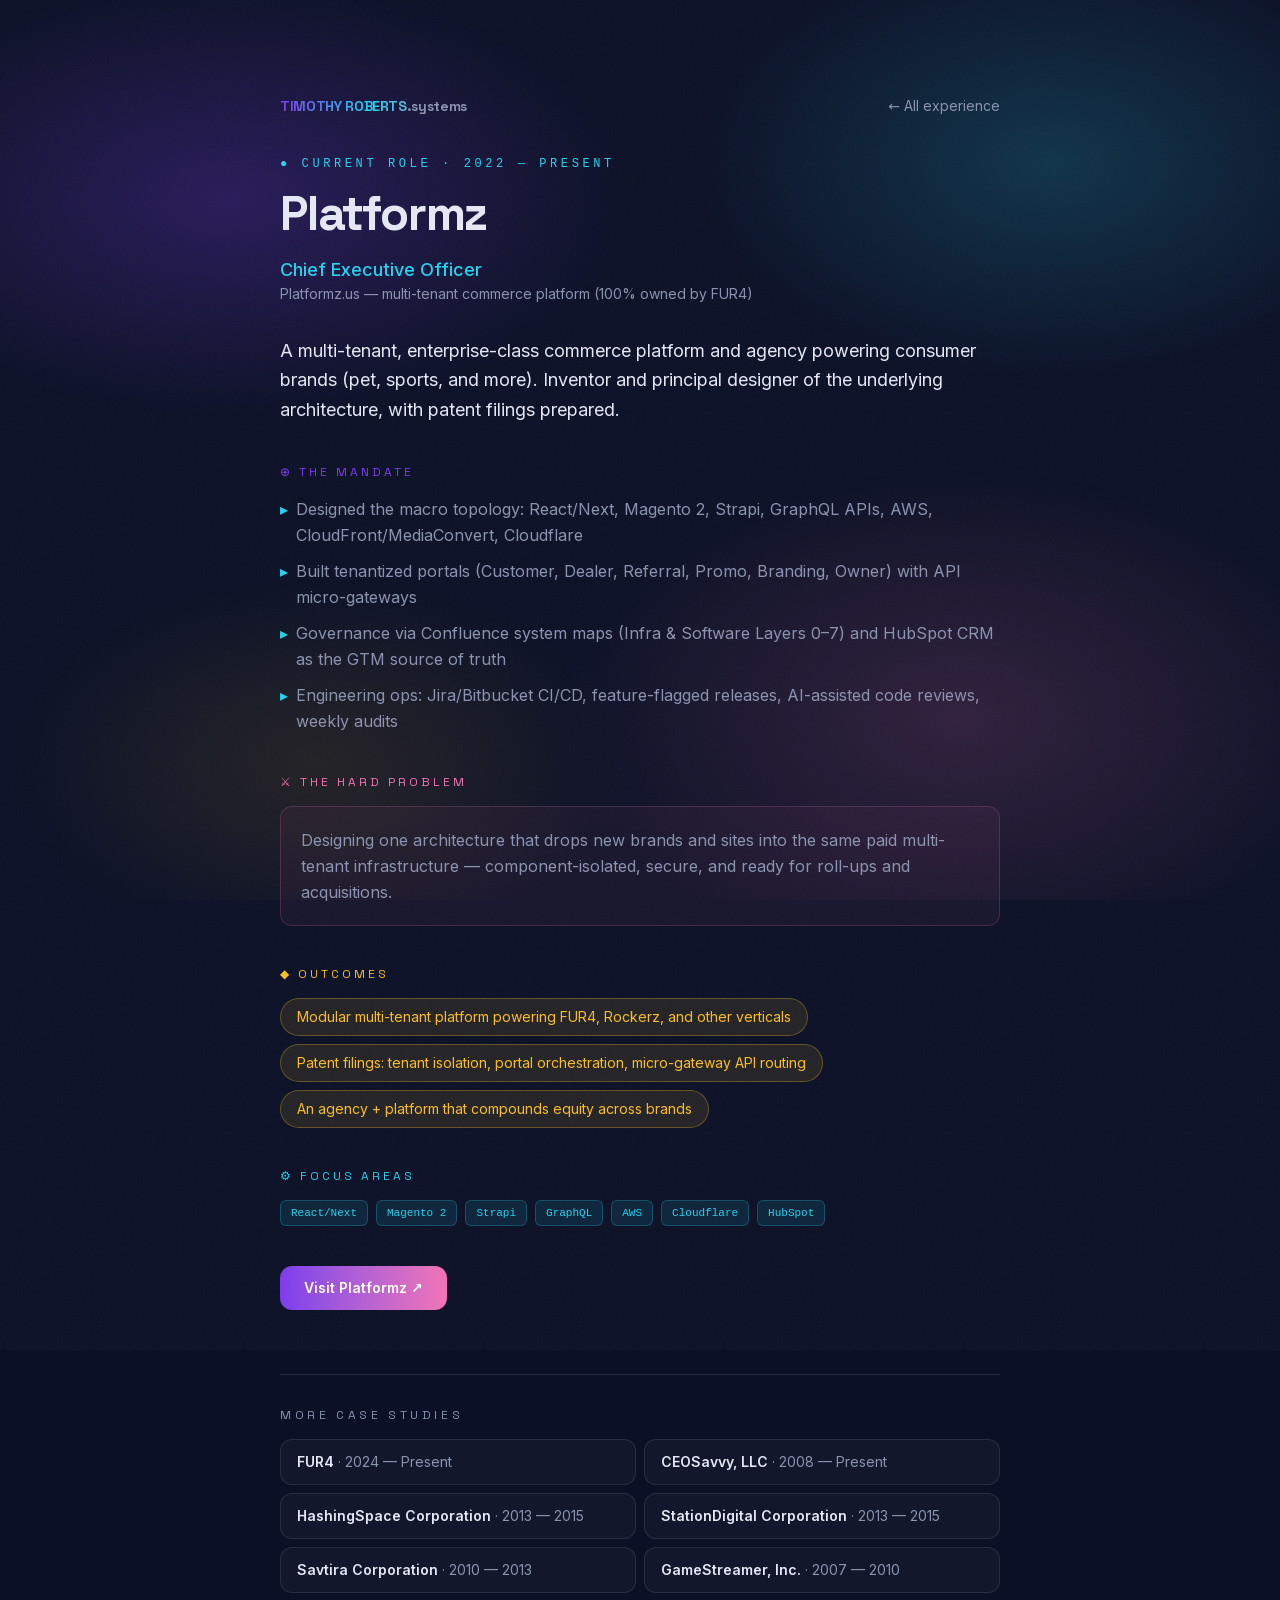
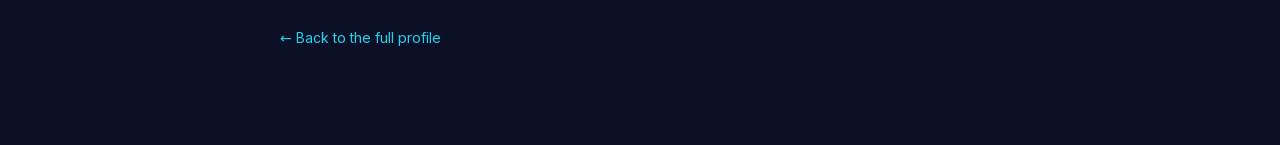
<file: story/platformz/index.html>
<!DOCTYPE html><html lang="en" class="space_grotesk_d7b50fc5-module__qeW00a__variable inter_fe8b9d92-module__LINzvG__variable antialiased"><head><meta charSet="utf-8"/><meta name="viewport" content="width=device-width, initial-scale=1"/><link rel="preload" href="/_next/static/media/0c89a48fa5027cee-s.p.2cyn07wtgehh0.woff2" as="font" crossorigin="" type="font/woff2"/><link rel="preload" href="/_next/static/media/83afe278b6a6bb3c-s.p.2bn3s6zvc0dyp.woff2" as="font" crossorigin="" type="font/woff2"/><link rel="stylesheet" href="/_next/static/chunks/2yo6b--t10zj8.css" data-precedence="next"/><link rel="preload" as="script" fetchPriority="low" href="/_next/static/chunks/1pvb0-k0k5dow.js"/><script src="/_next/static/chunks/3j27vzhmynpf5.js" async=""></script><script src="/_next/static/chunks/3jh1u-s3k0bkk.js" async=""></script><script src="/_next/static/chunks/1o-m9ax_2wld_.js" async=""></script><script src="/_next/static/chunks/2kqrbujyxigm8.js" async=""></script><script src="/_next/static/chunks/turbopack-3byfdr1xfbjph.js" async=""></script><script src="/_next/static/chunks/05-c3ty_6dwfk.js" async=""></script><script src="/_next/static/chunks/14mrh2-p_w84d.js" async=""></script><script src="/_next/static/chunks/0yz-2zz_t4sc5.js" async=""></script><meta name="next-size-adjust" content=""/><title>Platformz — Chief Executive Officer | Timothy Munro Roberts</title><meta name="description" content="A multi-tenant, enterprise-class commerce platform and agency powering consumer brands (pet, sports, and more). Inventor and principal designer of the underlying architecture, with patent filings prepared."/><link rel="author" href="https://timothymunroroberts.com"/><meta name="author" content="Timothy Munro Roberts"/><meta name="keywords" content="Timothy Munro Roberts,Tim Roberts,SAVVIS founder,Intira,Savtira,Phantom Entertainment,Platformz,FUR4,enterprise architect,cloud computing pioneer,AI platform"/><meta name="robots" content="index, follow"/><link rel="canonical" href="https://timothymunroroberts.com/story/platformz/"/><meta property="og:title" content="Platformz — Chief Executive Officer | Timothy Munro Roberts"/><meta property="og:description" content="A multi-tenant, enterprise-class commerce platform and agency powering consumer brands (pet, sports, and more). Inventor and principal designer of the underlying architecture, with patent filings prepared."/><meta property="og:url" content="https://timothymunroroberts.com/story/platformz/"/><meta property="og:image" content="https://timothymunroroberts.com/og.png"/><meta property="og:image:width" content="1200"/><meta property="og:image:height" content="630"/><meta property="og:image:alt" content="Timothy Munro Roberts"/><meta property="og:type" content="article"/><meta name="twitter:card" content="summary_large_image"/><meta name="twitter:title" content="Platformz — Chief Executive Officer | Timothy Munro Roberts"/><meta name="twitter:description" content="A multi-tenant, enterprise-class commerce platform and agency powering consumer brands (pet, sports, and more). Inventor and principal designer of the underlying architecture, with patent filings prepared."/><meta name="twitter:image" content="https://timothymunroroberts.com/og.png"/><link rel="icon" href="/icon.svg?icon.36syc_q5130qh.svg" sizes="any" type="image/svg+xml"/><script src="/_next/static/chunks/0cz1d0mv5g_q7.js" noModule=""></script></head><body class="grain"><div hidden=""><!--$--><!--/$--></div><script type="application/ld+json">[{"@context":"https://schema.org","@type":"Person","@id":"https://timothymunroroberts.com/#person","name":"Timothy Munro Roberts","alternateName":["Tim Roberts","Timothy Roberts","Tim Munro Roberts"],"url":"https://timothymunroroberts.com","image":"https://timothymunroroberts.com/portrait.jpg","description":"Timothy Munro Roberts is a technology founder, enterprise architect, and platform designer with 25+ years building and scaling high-availability commerce and infrastructure platforms. He co-founded SAVVIS Communications (NASDAQ: SVVS; later acquired by CenturyLink for ~$3.4B), founded Intira (the first company to sell cloud computing as a service; lineage acquired by Verizon for ~$1.6B via Terremark), and took Phantom Entertainment, StationDigital, and HashingSpace public. Today he is CEO of Platformz and COO/CTO of FUR4.","jobTitle":"Chief Executive Officer & Chief Technology Officer","email":"mailto:tim@platformz.us","telephone":"+1-636-735-1657","worksFor":[{"@type":"Organization","name":"Platformz","url":"https://platformz.us"},{"@type":"Organization","name":"FUR4","url":"https://fur4.com"}],"alumniOf":[{"@type":"CollegeOrUniversity","name":"Missouri Valley College"},{"@type":"CollegeOrUniversity","name":"Missouri State University"}],"birthPlace":{"@type":"Place","name":"St. Louis, Missouri, USA"},"homeLocation":{"@type":"Place","name":"St. Louis, Missouri, USA"},"knowsAbout":["Enterprise software architecture","Cloud computing","Internet infrastructure","Data centers & managed hosting","Digital commerce","Omnichannel retail","Bitcoin & blockchain","AI platforms","Multi-tenant SaaS","Magento"],"award":["St. Louis Business Journal 30 Under 30","St. Louis Business Journal 40 Under 40","St. Louis Top 100 of the Millennium"],"sameAs":["https://www.linkedin.com/in/platformz","https://github.com/azaworld","https://platformz.us","https://fur4.com","https://www.phantom.net","https://builtbeforecloud.com","https://builtbeforecloud.com/about-tim"],"subjectOf":{"@type":"WebSite","name":"Built Before the Cloud","url":"https://builtbeforecloud.com","description":"The firsthand, research-supported story of Timothy Munro Roberts (Tim Roberts)—from Whackoland BBS to Savvis, Intira's NetSourcing and Platformz."}},{"@context":"https://schema.org","@type":"Organization","@id":"https://platformz.us/#org","name":"Platformz","url":"https://platformz.us","description":"A multi-tenant, enterprise-class commerce platform and agency powering consumer brands across pet, sports, and other verticals.","founder":{"@id":"https://timothymunroroberts.com/#person"},"sameAs":["https://builtbeforecloud.com/platformz"]},{"@context":"https://schema.org","@type":"Organization","@id":"https://fur4.com/#org","name":"FUR4","url":"https://fur4.com","description":"A premium pet-grooming brand led by the original inventor of the Furminator, and the production environment for Platformz."},{"@context":"https://schema.org","@type":"WebSite","@id":"https://timothymunroroberts.com/#website","url":"https://timothymunroroberts.com","name":"Timothy Munro Roberts — Official Site","about":{"@id":"https://timothymunroroberts.com/#person"},"inLanguage":"en-US"}]</script><div class="aurora-bg" aria-hidden="true"></div><script type="application/ld+json">[{"@context":"https://schema.org","@type":"Article","@id":"https://timothymunroroberts.com/story/platformz/#article","headline":"Platformz — Chief Executive Officer","description":"A multi-tenant, enterprise-class commerce platform and agency powering consumer brands (pet, sports, and more). Inventor and principal designer of the underlying architecture, with patent filings prepared.","image":"https://timothymunroroberts.com/portrait.jpg","author":{"@type":"Person","@id":"https://timothymunroroberts.com/#person","name":"Timothy Munro Roberts","url":"https://timothymunroroberts.com"},"publisher":{"@type":"Person","@id":"https://timothymunroroberts.com/#person","name":"Timothy Munro Roberts"},"about":{"@id":"https://timothymunroroberts.com/#person"},"mainEntityOfPage":"https://timothymunroroberts.com/story/platformz/","articleSection":"Platformz.us — multi-tenant commerce platform (100% owned by FUR4)","keywords":"React/Next, Magento 2, Strapi, GraphQL, AWS, Cloudflare, HubSpot"},{"@context":"https://schema.org","@type":"BreadcrumbList","itemListElement":[{"@type":"ListItem","position":1,"name":"Timothy Munro Roberts","item":"https://timothymunroroberts.com/"},{"@type":"ListItem","position":2,"name":"Story","item":"https://timothymunroroberts.com/#missions"},{"@type":"ListItem","position":3,"name":"Platformz","item":"https://timothymunroroberts.com/story/platformz/"}]}]</script><main class="mx-auto w-full max-w-3xl px-6 py-16 sm:py-24"><nav class="mb-10 flex items-center justify-between text-sm"><a class="font-display font-bold tracking-tight" href="/"><span class="text-aurora">TIMOTHY ROBERTS</span><span class="text-muted">.systems</span></a><a class="text-muted transition-colors hover:text-cyan" href="/#missions">← All experience</a></nav><article><p class="font-mono text-xs uppercase tracking-[0.3em] text-cyan">● current role<!-- --> · <!-- -->2022 — Present</p><h1 class="font-display mt-3 text-4xl font-bold leading-tight tracking-tight sm:text-5xl">Platformz</h1><p class="mt-3 text-lg font-medium text-cyan">Chief Executive Officer</p><p class="text-sm text-muted">Platformz.us — multi-tenant commerce platform (100% owned by FUR4)</p><p class="mt-8 text-lg leading-relaxed text-text">A multi-tenant, enterprise-class commerce platform and agency powering consumer brands (pet, sports, and more). Inventor and principal designer of the underlying architecture, with patent filings prepared.</p><section class="mt-10"><h2 class="font-mono text-xs uppercase tracking-[0.25em] text-violet">⊕ The mandate</h2><ul class="mt-4 space-y-2.5"><li class="flex gap-2 leading-relaxed text-muted"><span class="text-cyan" aria-hidden="true">▸</span>Designed the macro topology: React/Next, Magento 2, Strapi, GraphQL APIs, AWS, CloudFront/MediaConvert, Cloudflare</li><li class="flex gap-2 leading-relaxed text-muted"><span class="text-cyan" aria-hidden="true">▸</span>Built tenantized portals (Customer, Dealer, Referral, Promo, Branding, Owner) with API micro-gateways</li><li class="flex gap-2 leading-relaxed text-muted"><span class="text-cyan" aria-hidden="true">▸</span>Governance via Confluence system maps (Infra &amp; Software Layers 0–7) and HubSpot CRM as the GTM source of truth</li><li class="flex gap-2 leading-relaxed text-muted"><span class="text-cyan" aria-hidden="true">▸</span>Engineering ops: Jira/Bitbucket CI/CD, feature-flagged releases, AI-assisted code reviews, weekly audits</li></ul></section><section class="mt-10"><h2 class="font-mono text-xs uppercase tracking-[0.25em] text-magenta">⚔ The hard problem</h2><p class="mt-4 rounded-xl border border-magenta/20 bg-magenta/5 p-5 leading-relaxed text-muted">Designing one architecture that drops new brands and sites into the same paid multi-tenant infrastructure — component-isolated, secure, and ready for roll-ups and acquisitions.</p></section><section class="mt-10"><h2 class="font-mono text-xs uppercase tracking-[0.25em] text-amber">◆ Outcomes</h2><ul class="mt-4 flex flex-wrap gap-2"><li class="rounded-full border border-amber/30 bg-amber/10 px-4 py-2 text-sm text-amber">Modular multi-tenant platform powering FUR4, Rockerz, and other verticals</li><li class="rounded-full border border-amber/30 bg-amber/10 px-4 py-2 text-sm text-amber">Patent filings: tenant isolation, portal orchestration, micro-gateway API routing</li><li class="rounded-full border border-amber/30 bg-amber/10 px-4 py-2 text-sm text-amber">An agency + platform that compounds equity across brands</li></ul></section><section class="mt-10"><h2 class="font-mono text-xs uppercase tracking-[0.25em] text-cyan">⚙ Focus areas</h2><ul class="mt-4 flex flex-wrap gap-2"><li class="rounded-md border border-cyan/25 bg-cyan/10 px-2.5 py-1 font-mono text-[11px] text-cyan">React/Next</li><li class="rounded-md border border-cyan/25 bg-cyan/10 px-2.5 py-1 font-mono text-[11px] text-cyan">Magento 2</li><li class="rounded-md border border-cyan/25 bg-cyan/10 px-2.5 py-1 font-mono text-[11px] text-cyan">Strapi</li><li class="rounded-md border border-cyan/25 bg-cyan/10 px-2.5 py-1 font-mono text-[11px] text-cyan">GraphQL</li><li class="rounded-md border border-cyan/25 bg-cyan/10 px-2.5 py-1 font-mono text-[11px] text-cyan">AWS</li><li class="rounded-md border border-cyan/25 bg-cyan/10 px-2.5 py-1 font-mono text-[11px] text-cyan">Cloudflare</li><li class="rounded-md border border-cyan/25 bg-cyan/10 px-2.5 py-1 font-mono text-[11px] text-cyan">HubSpot</li></ul></section><p class="mt-10"><a href="https://platformz.us" target="_blank" rel="noreferrer" class="inline-block rounded-xl bg-gradient-to-r from-violet via-magenta to-amber bg-[length:200%_auto] px-6 py-3 text-sm font-semibold text-white transition-all hover:bg-right">Visit <!-- -->Platformz<!-- --> ↗</a></p></article><aside class="mt-16 border-t border-white/10 pt-8"><h2 class="font-mono text-xs uppercase tracking-[0.3em] text-muted">More case studies</h2><ul class="mt-4 grid gap-2 sm:grid-cols-2"><li><a class="block rounded-xl border border-white/10 bg-white/[0.03] px-4 py-3 text-sm transition-colors hover:border-cyan/40 hover:text-cyan" href="/story/fur4/"><span class="font-semibold">FUR4</span><span class="ml-1 text-muted">· <!-- -->2024 — Present</span></a></li><li><a class="block rounded-xl border border-white/10 bg-white/[0.03] px-4 py-3 text-sm transition-colors hover:border-cyan/40 hover:text-cyan" href="/story/ceosavvy/"><span class="font-semibold">CEOSavvy, LLC</span><span class="ml-1 text-muted">· <!-- -->2008 — Present</span></a></li><li><a class="block rounded-xl border border-white/10 bg-white/[0.03] px-4 py-3 text-sm transition-colors hover:border-cyan/40 hover:text-cyan" href="/story/hashingspace/"><span class="font-semibold">HashingSpace Corporation</span><span class="ml-1 text-muted">· <!-- -->2013 — 2015</span></a></li><li><a class="block rounded-xl border border-white/10 bg-white/[0.03] px-4 py-3 text-sm transition-colors hover:border-cyan/40 hover:text-cyan" href="/story/stationdigital/"><span class="font-semibold">StationDigital Corporation</span><span class="ml-1 text-muted">· <!-- -->2013 — 2015</span></a></li><li><a class="block rounded-xl border border-white/10 bg-white/[0.03] px-4 py-3 text-sm transition-colors hover:border-cyan/40 hover:text-cyan" href="/story/savtira/"><span class="font-semibold">Savtira Corporation</span><span class="ml-1 text-muted">· <!-- -->2010 — 2013</span></a></li><li><a class="block rounded-xl border border-white/10 bg-white/[0.03] px-4 py-3 text-sm transition-colors hover:border-cyan/40 hover:text-cyan" href="/story/gamestreamer/"><span class="font-semibold">GameStreamer, Inc.</span><span class="ml-1 text-muted">· <!-- -->2007 — 2010</span></a></li></ul><p class="mt-8"><a class="text-sm text-cyan hover:underline" href="/">← Back to the full profile</a></p></aside></main><!--$--><!--/$--><script src="/_next/static/chunks/1pvb0-k0k5dow.js" id="_R_" async=""></script><script>(self.__next_f=self.__next_f||[]).push([0])</script><script>self.__next_f.push([1,"1:\"$Sreact.fragment\"\na:I[68027,[\"/_next/static/chunks/05-c3ty_6dwfk.js\",\"/_next/static/chunks/14mrh2-p_w84d.js\"],\"default\",1]\n:HL[\"/_next/static/chunks/2yo6b--t10zj8.css\",\"style\"]\n:HL[\"/_next/static/media/0c89a48fa5027cee-s.p.2cyn07wtgehh0.woff2\",\"font\",{\"crossOrigin\":\"\",\"type\":\"font/woff2\"}]\n:HL[\"/_next/static/media/83afe278b6a6bb3c-s.p.2bn3s6zvc0dyp.woff2\",\"font\",{\"crossOrigin\":\"\",\"type\":\"font/woff2\"}]\n2:Tc67,"])</script><script>self.__next_f.push([1,"[{\"@context\":\"https://schema.org\",\"@type\":\"Person\",\"@id\":\"https://timothymunroroberts.com/#person\",\"name\":\"Timothy Munro Roberts\",\"alternateName\":[\"Tim Roberts\",\"Timothy Roberts\",\"Tim Munro Roberts\"],\"url\":\"https://timothymunroroberts.com\",\"image\":\"https://timothymunroroberts.com/portrait.jpg\",\"description\":\"Timothy Munro Roberts is a technology founder, enterprise architect, and platform designer with 25+ years building and scaling high-availability commerce and infrastructure platforms. He co-founded SAVVIS Communications (NASDAQ: SVVS; later acquired by CenturyLink for ~$3.4B), founded Intira (the first company to sell cloud computing as a service; lineage acquired by Verizon for ~$1.6B via Terremark), and took Phantom Entertainment, StationDigital, and HashingSpace public. Today he is CEO of Platformz and COO/CTO of FUR4.\",\"jobTitle\":\"Chief Executive Officer \u0026 Chief Technology Officer\",\"email\":\"mailto:tim@platformz.us\",\"telephone\":\"+1-636-735-1657\",\"worksFor\":[{\"@type\":\"Organization\",\"name\":\"Platformz\",\"url\":\"https://platformz.us\"},{\"@type\":\"Organization\",\"name\":\"FUR4\",\"url\":\"https://fur4.com\"}],\"alumniOf\":[{\"@type\":\"CollegeOrUniversity\",\"name\":\"Missouri Valley College\"},{\"@type\":\"CollegeOrUniversity\",\"name\":\"Missouri State University\"}],\"birthPlace\":{\"@type\":\"Place\",\"name\":\"St. Louis, Missouri, USA\"},\"homeLocation\":{\"@type\":\"Place\",\"name\":\"St. Louis, Missouri, USA\"},\"knowsAbout\":[\"Enterprise software architecture\",\"Cloud computing\",\"Internet infrastructure\",\"Data centers \u0026 managed hosting\",\"Digital commerce\",\"Omnichannel retail\",\"Bitcoin \u0026 blockchain\",\"AI platforms\",\"Multi-tenant SaaS\",\"Magento\"],\"award\":[\"St. Louis Business Journal 30 Under 30\",\"St. Louis Business Journal 40 Under 40\",\"St. Louis Top 100 of the Millennium\"],\"sameAs\":[\"https://www.linkedin.com/in/platformz\",\"https://github.com/azaworld\",\"https://platformz.us\",\"https://fur4.com\",\"https://www.phantom.net\",\"https://builtbeforecloud.com\",\"https://builtbeforecloud.com/about-tim\"],\"subjectOf\":{\"@type\":\"WebSite\",\"name\":\"Built Before the Cloud\",\"url\":\"https://builtbeforecloud.com\",\"description\":\"The firsthand, research-supported story of Timothy Munro Roberts (Tim Roberts)—from Whackoland BBS to Savvis, Intira's NetSourcing and Platformz.\"}},{\"@context\":\"https://schema.org\",\"@type\":\"Organization\",\"@id\":\"https://platformz.us/#org\",\"name\":\"Platformz\",\"url\":\"https://platformz.us\",\"description\":\"A multi-tenant, enterprise-class commerce platform and agency powering consumer brands across pet, sports, and other verticals.\",\"founder\":{\"@id\":\"https://timothymunroroberts.com/#person\"},\"sameAs\":[\"https://builtbeforecloud.com/platformz\"]},{\"@context\":\"https://schema.org\",\"@type\":\"Organization\",\"@id\":\"https://fur4.com/#org\",\"name\":\"FUR4\",\"url\":\"https://fur4.com\",\"description\":\"A premium pet-grooming brand led by the original inventor of the Furminator, and the production environment for Platformz.\"},{\"@context\":\"https://schema.org\",\"@type\":\"WebSite\",\"@id\":\"https://timothymunroroberts.com/#website\",\"url\":\"https://timothymunroroberts.com\",\"name\":\"Timothy Munro Roberts — Official Site\",\"about\":{\"@id\":\"https://timothymunroroberts.com/#person\"},\"inLanguage\":\"en-US\"}]"])</script><script>self.__next_f.push([1,"0:{\"P\":null,\"c\":[\"\",\"story\",\"platformz\",\"\"],\"q\":\"\",\"i\":false,\"f\":[[[\"\",{\"children\":[\"story\",{\"children\":[[\"slug\",\"platformz\",\"d\",null],{\"children\":[\"__PAGE__\",{}]}]}]},\"$undefined\",\"$undefined\",16],[[\"$\",\"$1\",\"c\",{\"children\":[[[\"$\",\"link\",\"0\",{\"rel\":\"stylesheet\",\"href\":\"/_next/static/chunks/2yo6b--t10zj8.css\",\"precedence\":\"next\",\"crossOrigin\":\"$undefined\",\"nonce\":\"$undefined\"}],[\"$\",\"script\",\"script-0\",{\"src\":\"/_next/static/chunks/05-c3ty_6dwfk.js\",\"async\":true,\"nonce\":\"$undefined\"}],[\"$\",\"script\",\"script-1\",{\"src\":\"/_next/static/chunks/14mrh2-p_w84d.js\",\"async\":true,\"nonce\":\"$undefined\"}]],[\"$\",\"html\",null,{\"lang\":\"en\",\"className\":\"space_grotesk_d7b50fc5-module__qeW00a__variable inter_fe8b9d92-module__LINzvG__variable antialiased\",\"suppressHydrationWarning\":true,\"children\":[\"$\",\"body\",null,{\"className\":\"grain\",\"children\":[[\"$\",\"script\",null,{\"type\":\"application/ld+json\",\"dangerouslySetInnerHTML\":{\"__html\":\"$2\"}}],\"$L3\",\"$L4\"]}]}]]}],{\"children\":[\"$L5\",{\"children\":[\"$L6\",{\"children\":[\"$L7\",{},null,false,null]},null,false,\"$@8\"]},null,false,\"$@8\"]},null,false,null],\"$L9\",false]],\"m\":\"$undefined\",\"G\":[\"$a\",[\"$Lb\"]],\"S\":true,\"h\":null,\"s\":\"$undefined\",\"l\":\"$undefined\",\"p\":\"$undefined\",\"d\":\"$undefined\",\"b\":\"YXJHbZlnj5XeFRCSqd8gn\"}\n"])</script><script>self.__next_f.push([1,"c:I[39756,[\"/_next/static/chunks/05-c3ty_6dwfk.js\",\"/_next/static/chunks/14mrh2-p_w84d.js\"],\"default\"]\nd:I[37457,[\"/_next/static/chunks/05-c3ty_6dwfk.js\",\"/_next/static/chunks/14mrh2-p_w84d.js\"],\"default\"]\nf:I[97367,[\"/_next/static/chunks/05-c3ty_6dwfk.js\",\"/_next/static/chunks/14mrh2-p_w84d.js\"],\"OutletBoundary\"]\n10:\"$Sreact.suspense\"\n13:I[97367,[\"/_next/static/chunks/05-c3ty_6dwfk.js\",\"/_next/static/chunks/14mrh2-p_w84d.js\"],\"ViewportBoundary\"]\n15:I[97367,[\"/_next/static/chunks/05-c3ty_6dwfk.js\",\"/_next/static/chunks/14mrh2-p_w84d.js\"],\"MetadataBoundary\"]\n3:[\"$\",\"div\",null,{\"className\":\"aurora-bg\",\"aria-hidden\":true}]\n"])</script><script>self.__next_f.push([1,"4:[\"$\",\"$Lc\",null,{\"parallelRouterKey\":\"children\",\"error\":\"$undefined\",\"errorStyles\":\"$undefined\",\"errorScripts\":\"$undefined\",\"template\":[\"$\",\"$Ld\",null,{}],\"templateStyles\":\"$undefined\",\"templateScripts\":\"$undefined\",\"notFound\":[[[\"$\",\"title\",null,{\"children\":\"404: This page could not be found.\"}],[\"$\",\"div\",null,{\"style\":{\"fontFamily\":\"system-ui,\\\"Segoe UI\\\",Roboto,Helvetica,Arial,sans-serif,\\\"Apple Color Emoji\\\",\\\"Segoe UI Emoji\\\"\",\"height\":\"100vh\",\"textAlign\":\"center\",\"display\":\"flex\",\"flexDirection\":\"column\",\"alignItems\":\"center\",\"justifyContent\":\"center\"},\"children\":[\"$\",\"div\",null,{\"children\":[[\"$\",\"style\",null,{\"dangerouslySetInnerHTML\":{\"__html\":\"body{color:#000;background:#fff;margin:0}.next-error-h1{border-right:1px solid rgba(0,0,0,.3)}@media (prefers-color-scheme:dark){body{color:#fff;background:#000}.next-error-h1{border-right:1px solid rgba(255,255,255,.3)}}\"}}],[\"$\",\"h1\",null,{\"className\":\"next-error-h1\",\"style\":{\"display\":\"inline-block\",\"margin\":\"0 20px 0 0\",\"padding\":\"0 23px 0 0\",\"fontSize\":24,\"fontWeight\":500,\"verticalAlign\":\"top\",\"lineHeight\":\"49px\"},\"children\":404}],[\"$\",\"div\",null,{\"style\":{\"display\":\"inline-block\"},\"children\":[\"$\",\"h2\",null,{\"style\":{\"fontSize\":14,\"fontWeight\":400,\"lineHeight\":\"49px\",\"margin\":0},\"children\":\"This page could not be found.\"}]}]]}]}]],[]],\"forbidden\":\"$undefined\",\"unauthorized\":\"$undefined\"}]\n"])</script><script>self.__next_f.push([1,"5:[\"$\",\"$1\",\"c\",{\"children\":[null,[\"$\",\"$Lc\",null,{\"parallelRouterKey\":\"children\",\"error\":\"$undefined\",\"errorStyles\":\"$undefined\",\"errorScripts\":\"$undefined\",\"template\":[\"$\",\"$Ld\",null,{}],\"templateStyles\":\"$undefined\",\"templateScripts\":\"$undefined\",\"notFound\":\"$undefined\",\"forbidden\":\"$undefined\",\"unauthorized\":\"$undefined\"}]]}]\n6:[\"$\",\"$1\",\"c\",{\"children\":[null,[\"$\",\"$Lc\",null,{\"parallelRouterKey\":\"children\",\"error\":\"$undefined\",\"errorStyles\":\"$undefined\",\"errorScripts\":\"$undefined\",\"template\":[\"$\",\"$Ld\",null,{}],\"templateStyles\":\"$undefined\",\"templateScripts\":\"$undefined\",\"notFound\":\"$undefined\",\"forbidden\":\"$undefined\",\"unauthorized\":\"$undefined\"}]]}]\n7:[\"$\",\"$1\",\"c\",{\"children\":[\"$Le\",[[\"$\",\"script\",\"script-0\",{\"src\":\"/_next/static/chunks/0yz-2zz_t4sc5.js\",\"async\":true,\"nonce\":\"$undefined\"}]],[\"$\",\"$Lf\",null,{\"children\":[\"$\",\"$10\",null,{\"name\":\"Next.MetadataOutlet\",\"children\":\"$@11\"}]}]]}]\n12:[]\n8:\"$W12\"\n9:[\"$\",\"$1\",\"h\",{\"children\":[null,[\"$\",\"$L13\",null,{\"children\":\"$L14\"}],[\"$\",\"div\",null,{\"hidden\":true,\"children\":[\"$\",\"$L15\",null,{\"children\":[\"$\",\"$10\",null,{\"name\":\"Next.Metadata\",\"children\":\"$L16\"}]}]}],[\"$\",\"meta\",null,{\"name\":\"next-size-adjust\",\"content\":\"\"}]]}]\nb:[\"$\",\"link\",\"0\",{\"rel\":\"stylesheet\",\"href\":\"/_next/static/chunks/2yo6b--t10zj8.css\",\"precedence\":\"next\",\"crossOrigin\":\"$undefined\",\"nonce\":\"$undefined\"}]\n"])</script><script>self.__next_f.push([1,"18:I[22016,[\"/_next/static/chunks/05-c3ty_6dwfk.js\",\"/_next/static/chunks/14mrh2-p_w84d.js\",\"/_next/static/chunks/0yz-2zz_t4sc5.js\"],\"\"]\n17:T572,"])</script><script>self.__next_f.push([1,"[{\"@context\":\"https://schema.org\",\"@type\":\"Article\",\"@id\":\"https://timothymunroroberts.com/story/platformz/#article\",\"headline\":\"Platformz — Chief Executive Officer\",\"description\":\"A multi-tenant, enterprise-class commerce platform and agency powering consumer brands (pet, sports, and more). Inventor and principal designer of the underlying architecture, with patent filings prepared.\",\"image\":\"https://timothymunroroberts.com/portrait.jpg\",\"author\":{\"@type\":\"Person\",\"@id\":\"https://timothymunroroberts.com/#person\",\"name\":\"Timothy Munro Roberts\",\"url\":\"https://timothymunroroberts.com\"},\"publisher\":{\"@type\":\"Person\",\"@id\":\"https://timothymunroroberts.com/#person\",\"name\":\"Timothy Munro Roberts\"},\"about\":{\"@id\":\"https://timothymunroroberts.com/#person\"},\"mainEntityOfPage\":\"https://timothymunroroberts.com/story/platformz/\",\"articleSection\":\"Platformz.us — multi-tenant commerce platform (100% owned by FUR4)\",\"keywords\":\"React/Next, Magento 2, Strapi, GraphQL, AWS, Cloudflare, HubSpot\"},{\"@context\":\"https://schema.org\",\"@type\":\"BreadcrumbList\",\"itemListElement\":[{\"@type\":\"ListItem\",\"position\":1,\"name\":\"Timothy Munro Roberts\",\"item\":\"https://timothymunroroberts.com/\"},{\"@type\":\"ListItem\",\"position\":2,\"name\":\"Story\",\"item\":\"https://timothymunroroberts.com/#missions\"},{\"@type\":\"ListItem\",\"position\":3,\"name\":\"Platformz\",\"item\":\"https://timothymunroroberts.com/story/platformz/\"}]}]"])</script><script>self.__next_f.push([1,"e:[[\"$\",\"script\",null,{\"type\":\"application/ld+json\",\"dangerouslySetInnerHTML\":{\"__html\":\"$17\"}}],[\"$\",\"main\",null,{\"className\":\"mx-auto w-full max-w-3xl px-6 py-16 sm:py-24\",\"children\":[[\"$\",\"nav\",null,{\"className\":\"mb-10 flex items-center justify-between text-sm\",\"children\":[[\"$\",\"$L18\",null,{\"href\":\"/\",\"className\":\"font-display font-bold tracking-tight\",\"children\":[[\"$\",\"span\",null,{\"className\":\"text-aurora\",\"children\":\"TIMOTHY ROBERTS\"}],[\"$\",\"span\",null,{\"className\":\"text-muted\",\"children\":\".systems\"}]]}],[\"$\",\"$L18\",null,{\"href\":\"/#missions\",\"className\":\"text-muted transition-colors hover:text-cyan\",\"children\":\"← All experience\"}]]}],[\"$\",\"article\",null,{\"children\":[[\"$\",\"p\",null,{\"className\":\"font-mono text-xs uppercase tracking-[0.3em] text-cyan\",\"children\":[\"● current role\",\" · \",\"2022 — Present\"]}],[\"$\",\"h1\",null,{\"className\":\"font-display mt-3 text-4xl font-bold leading-tight tracking-tight sm:text-5xl\",\"children\":\"Platformz\"}],[\"$\",\"p\",null,{\"className\":\"mt-3 text-lg font-medium text-cyan\",\"children\":\"Chief Executive Officer\"}],[\"$\",\"p\",null,{\"className\":\"text-sm text-muted\",\"children\":\"Platformz.us — multi-tenant commerce platform (100% owned by FUR4)\"}],[\"$\",\"p\",null,{\"className\":\"mt-8 text-lg leading-relaxed text-text\",\"children\":\"A multi-tenant, enterprise-class commerce platform and agency powering consumer brands (pet, sports, and more). Inventor and principal designer of the underlying architecture, with patent filings prepared.\"}],[\"$\",\"section\",null,{\"className\":\"mt-10\",\"children\":[[\"$\",\"h2\",null,{\"className\":\"font-mono text-xs uppercase tracking-[0.25em] text-violet\",\"children\":\"⊕ The mandate\"}],[\"$\",\"ul\",null,{\"className\":\"mt-4 space-y-2.5\",\"children\":[[\"$\",\"li\",\"Designed the macro topology: React/Next, Magento 2, Strapi, GraphQL APIs, AWS, CloudFront/MediaConvert, Cloudflare\",{\"className\":\"flex gap-2 leading-relaxed text-muted\",\"children\":[[\"$\",\"span\",null,{\"className\":\"text-cyan\",\"aria-hidden\":true,\"children\":\"▸\"}],\"Designed the macro topology: React/Next, Magento 2, Strapi, GraphQL APIs, AWS, CloudFront/MediaConvert, Cloudflare\"]}],[\"$\",\"li\",\"Built tenantized portals (Customer, Dealer, Referral, Promo, Branding, Owner) with API micro-gateways\",{\"className\":\"flex gap-2 leading-relaxed text-muted\",\"children\":[\"$L19\",\"Built tenantized portals (Customer, Dealer, Referral, Promo, Branding, Owner) with API micro-gateways\"]}],\"$L1a\",\"$L1b\"]}]]}],\"$L1c\",\"$L1d\",\"$L1e\",\"$L1f\"]}],\"$L20\"]}]]\n"])</script><script>self.__next_f.push([1,"19:[\"$\",\"span\",null,{\"className\":\"text-cyan\",\"aria-hidden\":true,\"children\":\"▸\"}]\n1a:[\"$\",\"li\",\"Governance via Confluence system maps (Infra \u0026 Software Layers 0–7) and HubSpot CRM as the GTM source of truth\",{\"className\":\"flex gap-2 leading-relaxed text-muted\",\"children\":[[\"$\",\"span\",null,{\"className\":\"text-cyan\",\"aria-hidden\":true,\"children\":\"▸\"}],\"Governance via Confluence system maps (Infra \u0026 Software Layers 0–7) and HubSpot CRM as the GTM source of truth\"]}]\n1b:[\"$\",\"li\",\"Engineering ops: Jira/Bitbucket CI/CD, feature-flagged releases, AI-assisted code reviews, weekly audits\",{\"className\":\"flex gap-2 leading-relaxed text-muted\",\"children\":[[\"$\",\"span\",null,{\"className\":\"text-cyan\",\"aria-hidden\":true,\"children\":\"▸\"}],\"Engineering ops: Jira/Bitbucket CI/CD, feature-flagged releases, AI-assisted code reviews, weekly audits\"]}]\n1c:[\"$\",\"section\",null,{\"className\":\"mt-10\",\"children\":[[\"$\",\"h2\",null,{\"className\":\"font-mono text-xs uppercase tracking-[0.25em] text-magenta\",\"children\":\"⚔ The hard problem\"}],[\"$\",\"p\",null,{\"className\":\"mt-4 rounded-xl border border-magenta/20 bg-magenta/5 p-5 leading-relaxed text-muted\",\"children\":\"Designing one architecture that drops new brands and sites into the same paid multi-tenant infrastructure — component-isolated, secure, and ready for roll-ups and acquisitions.\"}]]}]\n1d:[\"$\",\"section\",null,{\"className\":\"mt-10\",\"children\":[[\"$\",\"h2\",null,{\"className\":\"font-mono text-xs uppercase tracking-[0.25em] text-amber\",\"children\":\"◆ Outcomes\"}],[\"$\",\"ul\",null,{\"className\":\"mt-4 flex flex-wrap gap-2\",\"children\":[[\"$\",\"li\",\"Modular multi-tenant platform powering FUR4, Rockerz, and other verticals\",{\"className\":\"rounded-full border border-amber/30 bg-amber/10 px-4 py-2 text-sm text-amber\",\"children\":\"Modular multi-tenant platform powering FUR4, Rockerz, and other verticals\"}],[\"$\",\"li\",\"Patent filings: tenant isolation, portal orchestration, micro-gateway API routing\",{\"className\":\"rounded-full border border-amber/30 bg-amber/10 px-4 py-2 text-sm text-amber\",\"children\":\"Patent filings: tenant isolation, portal orchestration, micro-gateway API routing\"}],[\"$\",\"li\",\"An agency + platform that compounds equity across brands\",{\"className\":\"rounded-full border border-amber/30 bg-amber/10 px-4 py-2 text-sm text-amber\",\"children\":\"An agency + platform that compounds equity across brands\"}]]}]]}]\n1e:[\"$\",\"section\",null,{\"className\":\"mt-10\",\"children\":[[\"$\",\"h2\",null,{\"className\":\"font-mono text-xs uppercase tracking-[0.25em] text-cyan\",\"children\":\"⚙ Focus areas\"}],[\"$\",\"ul\",null,{\"className\":\"mt-4 flex flex-wrap gap-2\",\"children\":[[\"$\",\"li\",\"React/Next\",{\"className\":\"rounded-md border border-cyan/25 bg-cyan/10 px-2.5 py-1 font-mono text-[11px] text-cyan\",\"children\":\"React/Next\"}],[\"$\",\"li\",\"Magento 2\",{\"className\":\"rounded-md border border-cyan/25 bg-cyan/10 px-2.5 py-1 font-mono text-[11px] text-cyan\",\"children\":\"Magento 2\"}],[\"$\",\"li\",\"Strapi\",{\"className\":\"rounded-md border border-cyan/25 bg-cyan/10 px-2.5 py-1 font-mono text-[11px] text-cyan\",\"children\":\"Strapi\"}],[\"$\",\"li\",\"GraphQL\",{\"className\":\"rounded-md border border-cyan/25 bg-cyan/10 px-2.5 py-1 font-mono text-[11px] text-cyan\",\"children\":\"GraphQL\"}],[\"$\",\"li\",\"AWS\",{\"className\":\"rounded-md border border-cyan/25 bg-cyan/10 px-2.5 py-1 font-mono text-[11px] text-cyan\",\"children\":\"AWS\"}],[\"$\",\"li\",\"Cloudflare\",{\"className\":\"rounded-md border border-cyan/25 bg-cyan/10 px-2.5 py-1 font-mono text-[11px] text-cyan\",\"children\":\"Cloudflare\"}],[\"$\",\"li\",\"HubSpot\",{\"className\":\"rounded-md border border-cyan/25 bg-cyan/10 px-2.5 py-1 font-mono text-[11px] text-cyan\",\"children\":\"HubSpot\"}]]}]]}]\n1f:[\"$\",\"p\",null,{\"className\":\"mt-10\",\"children\":[\"$\",\"a\",null,{\"href\":\"https://platformz.us\",\"target\":\"_blank\",\"rel\":\"noreferrer\",\"className\":\"inline-block rounded-xl bg-gradient-to-r from-violet via-magenta to-amber bg-[length:200%_auto] px-6 py-3 text-sm font-semibold text-white transition-all hover:bg-right\",\"children\":[\"Visit \",\"Platformz\",\" ↗\"]}]}]\n"])</script><script>self.__next_f.push([1,"20:[\"$\",\"aside\",null,{\"className\":\"mt-16 border-t border-white/10 pt-8\",\"children\":[[\"$\",\"h2\",null,{\"className\":\"font-mono text-xs uppercase tracking-[0.3em] text-muted\",\"children\":\"More case studies\"}],[\"$\",\"ul\",null,{\"className\":\"mt-4 grid gap-2 sm:grid-cols-2\",\"children\":[[\"$\",\"li\",\"fur4\",{\"children\":[\"$\",\"$L18\",null,{\"href\":\"/story/fur4/\",\"className\":\"block rounded-xl border border-white/10 bg-white/[0.03] px-4 py-3 text-sm transition-colors hover:border-cyan/40 hover:text-cyan\",\"children\":[[\"$\",\"span\",null,{\"className\":\"font-semibold\",\"children\":\"FUR4\"}],[\"$\",\"span\",null,{\"className\":\"ml-1 text-muted\",\"children\":[\"· \",\"2024 — Present\"]}]]}]}],[\"$\",\"li\",\"ceosavvy\",{\"children\":[\"$\",\"$L18\",null,{\"href\":\"/story/ceosavvy/\",\"className\":\"block rounded-xl border border-white/10 bg-white/[0.03] px-4 py-3 text-sm transition-colors hover:border-cyan/40 hover:text-cyan\",\"children\":[[\"$\",\"span\",null,{\"className\":\"font-semibold\",\"children\":\"CEOSavvy, LLC\"}],[\"$\",\"span\",null,{\"className\":\"ml-1 text-muted\",\"children\":[\"· \",\"2008 — Present\"]}]]}]}],[\"$\",\"li\",\"hashingspace\",{\"children\":[\"$\",\"$L18\",null,{\"href\":\"/story/hashingspace/\",\"className\":\"block rounded-xl border border-white/10 bg-white/[0.03] px-4 py-3 text-sm transition-colors hover:border-cyan/40 hover:text-cyan\",\"children\":[[\"$\",\"span\",null,{\"className\":\"font-semibold\",\"children\":\"HashingSpace Corporation\"}],[\"$\",\"span\",null,{\"className\":\"ml-1 text-muted\",\"children\":[\"· \",\"2013 — 2015\"]}]]}]}],[\"$\",\"li\",\"stationdigital\",{\"children\":[\"$\",\"$L18\",null,{\"href\":\"/story/stationdigital/\",\"className\":\"block rounded-xl border border-white/10 bg-white/[0.03] px-4 py-3 text-sm transition-colors hover:border-cyan/40 hover:text-cyan\",\"children\":[[\"$\",\"span\",null,{\"className\":\"font-semibold\",\"children\":\"StationDigital Corporation\"}],[\"$\",\"span\",null,{\"className\":\"ml-1 text-muted\",\"children\":[\"· \",\"2013 — 2015\"]}]]}]}],[\"$\",\"li\",\"savtira\",{\"children\":[\"$\",\"$L18\",null,{\"href\":\"/story/savtira/\",\"className\":\"block rounded-xl border border-white/10 bg-white/[0.03] px-4 py-3 text-sm transition-colors hover:border-cyan/40 hover:text-cyan\",\"children\":[[\"$\",\"span\",null,{\"className\":\"font-semibold\",\"children\":\"Savtira Corporation\"}],[\"$\",\"span\",null,{\"className\":\"ml-1 text-muted\",\"children\":[\"· \",\"2010 — 2013\"]}]]}]}],[\"$\",\"li\",\"gamestreamer\",{\"children\":[\"$\",\"$L18\",null,{\"href\":\"/story/gamestreamer/\",\"className\":\"block rounded-xl border border-white/10 bg-white/[0.03] px-4 py-3 text-sm transition-colors hover:border-cyan/40 hover:text-cyan\",\"children\":[[\"$\",\"span\",null,{\"className\":\"font-semibold\",\"children\":\"GameStreamer, Inc.\"}],[\"$\",\"span\",null,{\"className\":\"ml-1 text-muted\",\"children\":[\"· \",\"2007 — 2010\"]}]]}]}]]}],[\"$\",\"p\",null,{\"className\":\"mt-8\",\"children\":[\"$\",\"$L18\",null,{\"href\":\"/\",\"className\":\"text-sm text-cyan hover:underline\",\"children\":\"← Back to the full profile\"}]}]]}]\n"])</script><script>self.__next_f.push([1,"14:[[\"$\",\"meta\",\"0\",{\"charSet\":\"utf-8\"}],[\"$\",\"meta\",\"1\",{\"name\":\"viewport\",\"content\":\"width=device-width, initial-scale=1\"}]]\n"])</script><script>self.__next_f.push([1,"21:I[27201,[\"/_next/static/chunks/05-c3ty_6dwfk.js\",\"/_next/static/chunks/14mrh2-p_w84d.js\"],\"IconMark\"]\n11:null\n"])</script><script>self.__next_f.push([1,"16:[[\"$\",\"title\",\"0\",{\"children\":\"Platformz — Chief Executive Officer | Timothy Munro Roberts\"}],[\"$\",\"meta\",\"1\",{\"name\":\"description\",\"content\":\"A multi-tenant, enterprise-class commerce platform and agency powering consumer brands (pet, sports, and more). Inventor and principal designer of the underlying architecture, with patent filings prepared.\"}],[\"$\",\"link\",\"2\",{\"rel\":\"author\",\"href\":\"https://timothymunroroberts.com\"}],[\"$\",\"meta\",\"3\",{\"name\":\"author\",\"content\":\"Timothy Munro Roberts\"}],[\"$\",\"meta\",\"4\",{\"name\":\"keywords\",\"content\":\"Timothy Munro Roberts,Tim Roberts,SAVVIS founder,Intira,Savtira,Phantom Entertainment,Platformz,FUR4,enterprise architect,cloud computing pioneer,AI platform\"}],[\"$\",\"meta\",\"5\",{\"name\":\"robots\",\"content\":\"index, follow\"}],[\"$\",\"link\",\"6\",{\"rel\":\"canonical\",\"href\":\"https://timothymunroroberts.com/story/platformz/\"}],[\"$\",\"meta\",\"7\",{\"property\":\"og:title\",\"content\":\"Platformz — Chief Executive Officer | Timothy Munro Roberts\"}],[\"$\",\"meta\",\"8\",{\"property\":\"og:description\",\"content\":\"A multi-tenant, enterprise-class commerce platform and agency powering consumer brands (pet, sports, and more). Inventor and principal designer of the underlying architecture, with patent filings prepared.\"}],[\"$\",\"meta\",\"9\",{\"property\":\"og:url\",\"content\":\"https://timothymunroroberts.com/story/platformz/\"}],[\"$\",\"meta\",\"10\",{\"property\":\"og:image\",\"content\":\"https://timothymunroroberts.com/og.png\"}],[\"$\",\"meta\",\"11\",{\"property\":\"og:image:width\",\"content\":\"1200\"}],[\"$\",\"meta\",\"12\",{\"property\":\"og:image:height\",\"content\":\"630\"}],[\"$\",\"meta\",\"13\",{\"property\":\"og:image:alt\",\"content\":\"Timothy Munro Roberts\"}],[\"$\",\"meta\",\"14\",{\"property\":\"og:type\",\"content\":\"article\"}],[\"$\",\"meta\",\"15\",{\"name\":\"twitter:card\",\"content\":\"summary_large_image\"}],[\"$\",\"meta\",\"16\",{\"name\":\"twitter:title\",\"content\":\"Platformz — Chief Executive Officer | Timothy Munro Roberts\"}],[\"$\",\"meta\",\"17\",{\"name\":\"twitter:description\",\"content\":\"A multi-tenant, enterprise-class commerce platform and agency powering consumer brands (pet, sports, and more). Inventor and principal designer of the underlying architecture, with patent filings prepared.\"}],[\"$\",\"meta\",\"18\",{\"name\":\"twitter:image\",\"content\":\"https://timothymunroroberts.com/og.png\"}],[\"$\",\"link\",\"19\",{\"rel\":\"icon\",\"href\":\"/icon.svg?icon.36syc_q5130qh.svg\",\"sizes\":\"any\",\"type\":\"image/svg+xml\"}],[\"$\",\"$L21\",\"20\",{}]]\n"])</script></body></html>
</file>
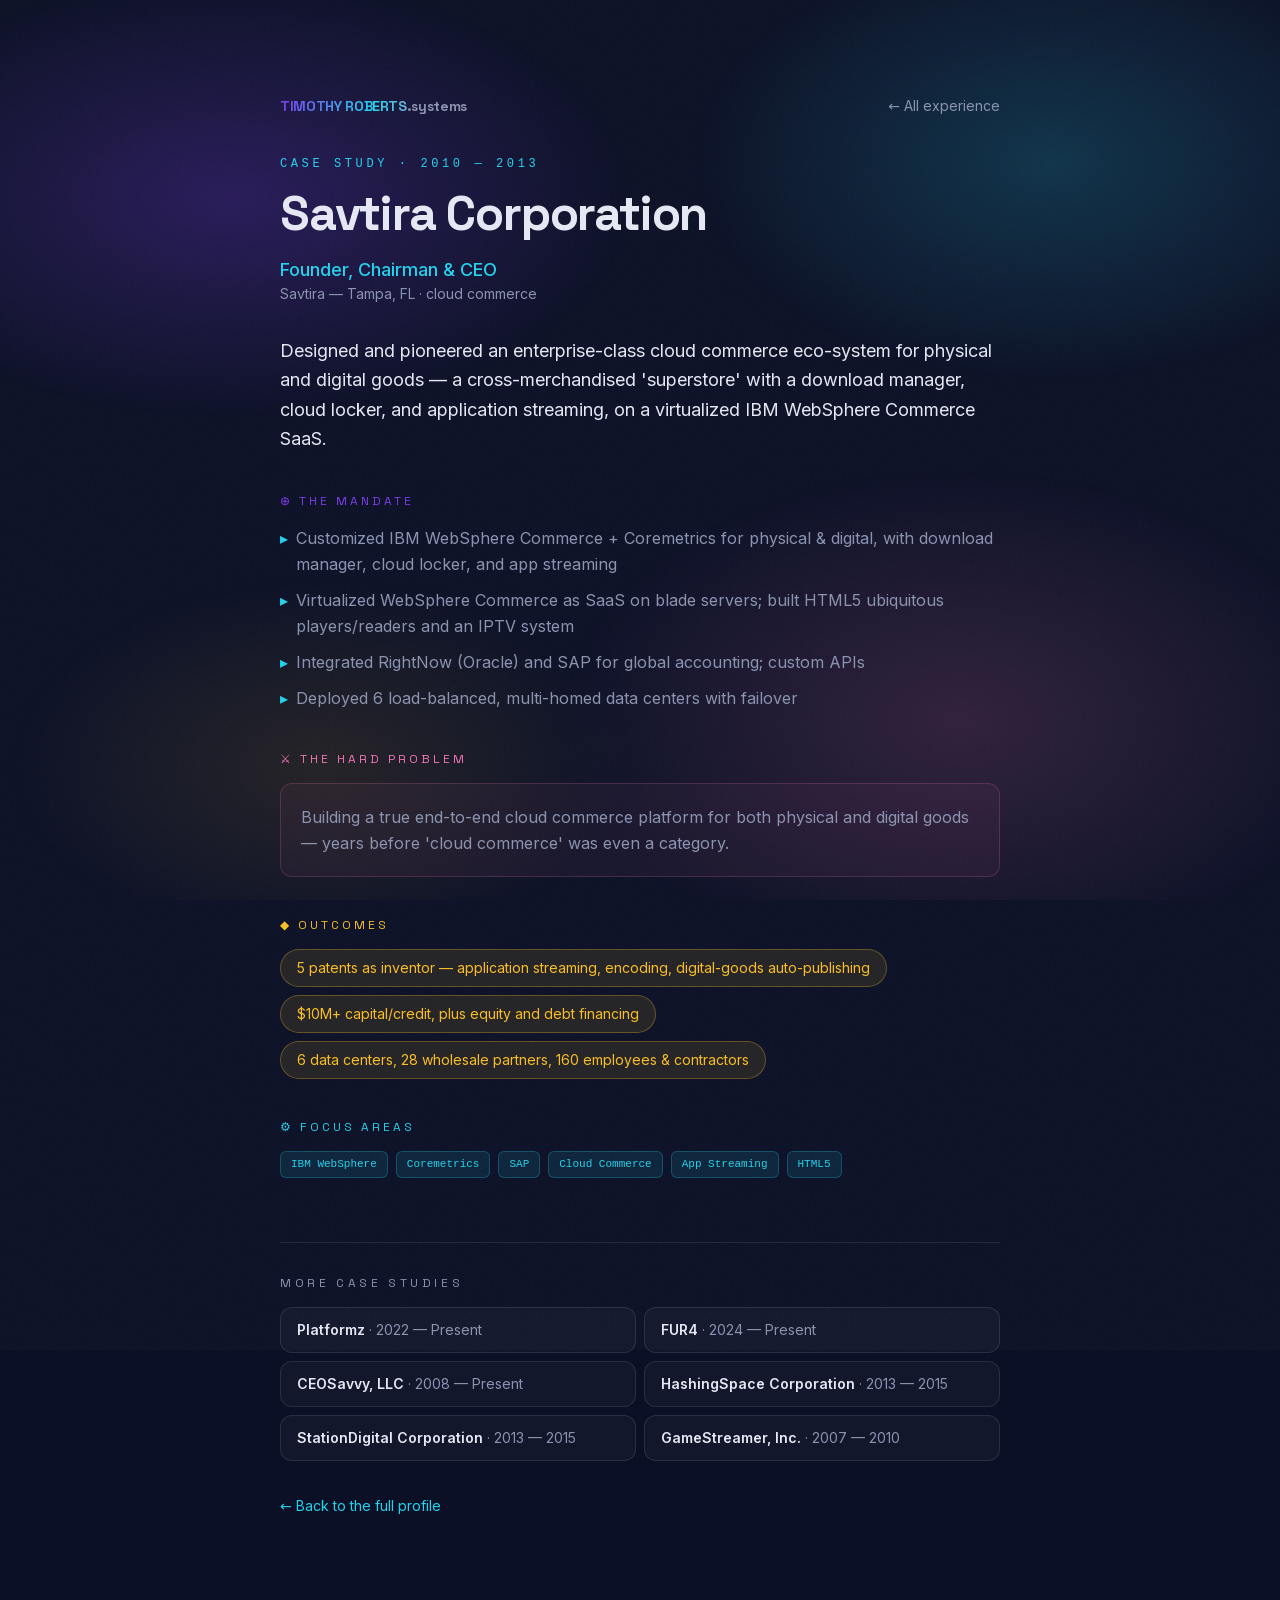
<file: story/savtira/index.html>
<!DOCTYPE html><html lang="en" class="space_grotesk_d7b50fc5-module__qeW00a__variable inter_fe8b9d92-module__LINzvG__variable antialiased"><head><meta charSet="utf-8"/><meta name="viewport" content="width=device-width, initial-scale=1"/><link rel="preload" href="/_next/static/media/0c89a48fa5027cee-s.p.2cyn07wtgehh0.woff2" as="font" crossorigin="" type="font/woff2"/><link rel="preload" href="/_next/static/media/83afe278b6a6bb3c-s.p.2bn3s6zvc0dyp.woff2" as="font" crossorigin="" type="font/woff2"/><link rel="stylesheet" href="/_next/static/chunks/2yo6b--t10zj8.css" data-precedence="next"/><link rel="preload" as="script" fetchPriority="low" href="/_next/static/chunks/1pvb0-k0k5dow.js"/><script src="/_next/static/chunks/3j27vzhmynpf5.js" async=""></script><script src="/_next/static/chunks/3jh1u-s3k0bkk.js" async=""></script><script src="/_next/static/chunks/1o-m9ax_2wld_.js" async=""></script><script src="/_next/static/chunks/2kqrbujyxigm8.js" async=""></script><script src="/_next/static/chunks/turbopack-3byfdr1xfbjph.js" async=""></script><script src="/_next/static/chunks/05-c3ty_6dwfk.js" async=""></script><script src="/_next/static/chunks/14mrh2-p_w84d.js" async=""></script><script src="/_next/static/chunks/0yz-2zz_t4sc5.js" async=""></script><meta name="next-size-adjust" content=""/><title>Savtira Corporation — Founder, Chairman &amp; CEO | Timothy Munro Roberts</title><meta name="description" content="Designed and pioneered an enterprise-class cloud commerce eco-system for physical and digital goods — a cross-merchandised &#x27;superstore&#x27; with a download manager, cloud locker, and application streaming, on a virtualized IBM WebSphere Commerce SaaS."/><link rel="author" href="https://timothymunroroberts.com"/><meta name="author" content="Timothy Munro Roberts"/><meta name="keywords" content="Timothy Munro Roberts,Tim Roberts,SAVVIS founder,Intira,Savtira,Phantom Entertainment,Platformz,FUR4,enterprise architect,cloud computing pioneer,AI platform"/><meta name="robots" content="index, follow"/><link rel="canonical" href="https://timothymunroroberts.com/story/savtira/"/><meta property="og:title" content="Savtira Corporation — Founder, Chairman &amp; CEO | Timothy Munro Roberts"/><meta property="og:description" content="Designed and pioneered an enterprise-class cloud commerce eco-system for physical and digital goods — a cross-merchandised &#x27;superstore&#x27; with a download manager, cloud locker, and application streaming, on a virtualized IBM WebSphere Commerce SaaS."/><meta property="og:url" content="https://timothymunroroberts.com/story/savtira/"/><meta property="og:image" content="https://timothymunroroberts.com/og.png"/><meta property="og:image:width" content="1200"/><meta property="og:image:height" content="630"/><meta property="og:image:alt" content="Timothy Munro Roberts"/><meta property="og:type" content="article"/><meta name="twitter:card" content="summary_large_image"/><meta name="twitter:title" content="Savtira Corporation — Founder, Chairman &amp; CEO | Timothy Munro Roberts"/><meta name="twitter:description" content="Designed and pioneered an enterprise-class cloud commerce eco-system for physical and digital goods — a cross-merchandised &#x27;superstore&#x27; with a download manager, cloud locker, and application streaming, on a virtualized IBM WebSphere Commerce SaaS."/><meta name="twitter:image" content="https://timothymunroroberts.com/og.png"/><link rel="icon" href="/icon.svg?icon.36syc_q5130qh.svg" sizes="any" type="image/svg+xml"/><script src="/_next/static/chunks/0cz1d0mv5g_q7.js" noModule=""></script></head><body class="grain"><div hidden=""><!--$--><!--/$--></div><script type="application/ld+json">[{"@context":"https://schema.org","@type":"Person","@id":"https://timothymunroroberts.com/#person","name":"Timothy Munro Roberts","alternateName":["Tim Roberts","Timothy Roberts","Tim Munro Roberts"],"url":"https://timothymunroroberts.com","image":"https://timothymunroroberts.com/portrait.jpg","description":"Timothy Munro Roberts is a technology founder, enterprise architect, and platform designer with 25+ years building and scaling high-availability commerce and infrastructure platforms. He co-founded SAVVIS Communications (NASDAQ: SVVS; later acquired by CenturyLink for ~$3.4B), founded Intira (the first company to sell cloud computing as a service; lineage acquired by Verizon for ~$1.6B via Terremark), and took Phantom Entertainment, StationDigital, and HashingSpace public. Today he is CEO of Platformz and COO/CTO of FUR4.","jobTitle":"Chief Executive Officer & Chief Technology Officer","email":"mailto:tim@platformz.us","telephone":"+1-636-735-1657","worksFor":[{"@type":"Organization","name":"Platformz","url":"https://platformz.us"},{"@type":"Organization","name":"FUR4","url":"https://fur4.com"}],"alumniOf":[{"@type":"CollegeOrUniversity","name":"Missouri Valley College"},{"@type":"CollegeOrUniversity","name":"Missouri State University"}],"birthPlace":{"@type":"Place","name":"St. Louis, Missouri, USA"},"homeLocation":{"@type":"Place","name":"St. Louis, Missouri, USA"},"knowsAbout":["Enterprise software architecture","Cloud computing","Internet infrastructure","Data centers & managed hosting","Digital commerce","Omnichannel retail","Bitcoin & blockchain","AI platforms","Multi-tenant SaaS","Magento"],"award":["St. Louis Business Journal 30 Under 30","St. Louis Business Journal 40 Under 40","St. Louis Top 100 of the Millennium"],"sameAs":["https://www.linkedin.com/in/platformz","https://github.com/azaworld","https://platformz.us","https://fur4.com","https://www.phantom.net","https://builtbeforecloud.com","https://builtbeforecloud.com/about-tim"],"subjectOf":{"@type":"WebSite","name":"Built Before the Cloud","url":"https://builtbeforecloud.com","description":"The firsthand, research-supported story of Timothy Munro Roberts (Tim Roberts)—from Whackoland BBS to Savvis, Intira's NetSourcing and Platformz."}},{"@context":"https://schema.org","@type":"Organization","@id":"https://platformz.us/#org","name":"Platformz","url":"https://platformz.us","description":"A multi-tenant, enterprise-class commerce platform and agency powering consumer brands across pet, sports, and other verticals.","founder":{"@id":"https://timothymunroroberts.com/#person"},"sameAs":["https://builtbeforecloud.com/platformz"]},{"@context":"https://schema.org","@type":"Organization","@id":"https://fur4.com/#org","name":"FUR4","url":"https://fur4.com","description":"A premium pet-grooming brand led by the original inventor of the Furminator, and the production environment for Platformz."},{"@context":"https://schema.org","@type":"WebSite","@id":"https://timothymunroroberts.com/#website","url":"https://timothymunroroberts.com","name":"Timothy Munro Roberts — Official Site","about":{"@id":"https://timothymunroroberts.com/#person"},"inLanguage":"en-US"}]</script><div class="aurora-bg" aria-hidden="true"></div><script type="application/ld+json">[{"@context":"https://schema.org","@type":"Article","@id":"https://timothymunroroberts.com/story/savtira/#article","headline":"Savtira Corporation — Founder, Chairman & CEO","description":"Designed and pioneered an enterprise-class cloud commerce eco-system for physical and digital goods — a cross-merchandised 'superstore' with a download manager, cloud locker, and application streaming, on a virtualized IBM WebSphere Commerce SaaS.","image":"https://timothymunroroberts.com/portrait.jpg","author":{"@type":"Person","@id":"https://timothymunroroberts.com/#person","name":"Timothy Munro Roberts","url":"https://timothymunroroberts.com"},"publisher":{"@type":"Person","@id":"https://timothymunroroberts.com/#person","name":"Timothy Munro Roberts"},"about":{"@id":"https://timothymunroroberts.com/#person"},"mainEntityOfPage":"https://timothymunroroberts.com/story/savtira/","articleSection":"Savtira — Tampa, FL · cloud commerce","keywords":"IBM WebSphere, Coremetrics, SAP, Cloud Commerce, App Streaming, HTML5"},{"@context":"https://schema.org","@type":"BreadcrumbList","itemListElement":[{"@type":"ListItem","position":1,"name":"Timothy Munro Roberts","item":"https://timothymunroroberts.com/"},{"@type":"ListItem","position":2,"name":"Story","item":"https://timothymunroroberts.com/#missions"},{"@type":"ListItem","position":3,"name":"Savtira Corporation","item":"https://timothymunroroberts.com/story/savtira/"}]}]</script><main class="mx-auto w-full max-w-3xl px-6 py-16 sm:py-24"><nav class="mb-10 flex items-center justify-between text-sm"><a class="font-display font-bold tracking-tight" href="/"><span class="text-aurora">TIMOTHY ROBERTS</span><span class="text-muted">.systems</span></a><a class="text-muted transition-colors hover:text-cyan" href="/#missions">← All experience</a></nav><article><p class="font-mono text-xs uppercase tracking-[0.3em] text-cyan">case study<!-- --> · <!-- -->2010 — 2013</p><h1 class="font-display mt-3 text-4xl font-bold leading-tight tracking-tight sm:text-5xl">Savtira Corporation</h1><p class="mt-3 text-lg font-medium text-cyan">Founder, Chairman &amp; CEO</p><p class="text-sm text-muted">Savtira — Tampa, FL · cloud commerce</p><p class="mt-8 text-lg leading-relaxed text-text">Designed and pioneered an enterprise-class cloud commerce eco-system for physical and digital goods — a cross-merchandised &#x27;superstore&#x27; with a download manager, cloud locker, and application streaming, on a virtualized IBM WebSphere Commerce SaaS.</p><section class="mt-10"><h2 class="font-mono text-xs uppercase tracking-[0.25em] text-violet">⊕ The mandate</h2><ul class="mt-4 space-y-2.5"><li class="flex gap-2 leading-relaxed text-muted"><span class="text-cyan" aria-hidden="true">▸</span>Customized IBM WebSphere Commerce + Coremetrics for physical &amp; digital, with download manager, cloud locker, and app streaming</li><li class="flex gap-2 leading-relaxed text-muted"><span class="text-cyan" aria-hidden="true">▸</span>Virtualized WebSphere Commerce as SaaS on blade servers; built HTML5 ubiquitous players/readers and an IPTV system</li><li class="flex gap-2 leading-relaxed text-muted"><span class="text-cyan" aria-hidden="true">▸</span>Integrated RightNow (Oracle) and SAP for global accounting; custom APIs</li><li class="flex gap-2 leading-relaxed text-muted"><span class="text-cyan" aria-hidden="true">▸</span>Deployed 6 load-balanced, multi-homed data centers with failover</li></ul></section><section class="mt-10"><h2 class="font-mono text-xs uppercase tracking-[0.25em] text-magenta">⚔ The hard problem</h2><p class="mt-4 rounded-xl border border-magenta/20 bg-magenta/5 p-5 leading-relaxed text-muted">Building a true end-to-end cloud commerce platform for both physical and digital goods — years before &#x27;cloud commerce&#x27; was even a category.</p></section><section class="mt-10"><h2 class="font-mono text-xs uppercase tracking-[0.25em] text-amber">◆ Outcomes</h2><ul class="mt-4 flex flex-wrap gap-2"><li class="rounded-full border border-amber/30 bg-amber/10 px-4 py-2 text-sm text-amber">5 patents as inventor — application streaming, encoding, digital-goods auto-publishing</li><li class="rounded-full border border-amber/30 bg-amber/10 px-4 py-2 text-sm text-amber">$10M+ capital/credit, plus equity and debt financing</li><li class="rounded-full border border-amber/30 bg-amber/10 px-4 py-2 text-sm text-amber">6 data centers, 28 wholesale partners, 160 employees &amp; contractors</li></ul></section><section class="mt-10"><h2 class="font-mono text-xs uppercase tracking-[0.25em] text-cyan">⚙ Focus areas</h2><ul class="mt-4 flex flex-wrap gap-2"><li class="rounded-md border border-cyan/25 bg-cyan/10 px-2.5 py-1 font-mono text-[11px] text-cyan">IBM WebSphere</li><li class="rounded-md border border-cyan/25 bg-cyan/10 px-2.5 py-1 font-mono text-[11px] text-cyan">Coremetrics</li><li class="rounded-md border border-cyan/25 bg-cyan/10 px-2.5 py-1 font-mono text-[11px] text-cyan">SAP</li><li class="rounded-md border border-cyan/25 bg-cyan/10 px-2.5 py-1 font-mono text-[11px] text-cyan">Cloud Commerce</li><li class="rounded-md border border-cyan/25 bg-cyan/10 px-2.5 py-1 font-mono text-[11px] text-cyan">App Streaming</li><li class="rounded-md border border-cyan/25 bg-cyan/10 px-2.5 py-1 font-mono text-[11px] text-cyan">HTML5</li></ul></section></article><aside class="mt-16 border-t border-white/10 pt-8"><h2 class="font-mono text-xs uppercase tracking-[0.3em] text-muted">More case studies</h2><ul class="mt-4 grid gap-2 sm:grid-cols-2"><li><a class="block rounded-xl border border-white/10 bg-white/[0.03] px-4 py-3 text-sm transition-colors hover:border-cyan/40 hover:text-cyan" href="/story/platformz/"><span class="font-semibold">Platformz</span><span class="ml-1 text-muted">· <!-- -->2022 — Present</span></a></li><li><a class="block rounded-xl border border-white/10 bg-white/[0.03] px-4 py-3 text-sm transition-colors hover:border-cyan/40 hover:text-cyan" href="/story/fur4/"><span class="font-semibold">FUR4</span><span class="ml-1 text-muted">· <!-- -->2024 — Present</span></a></li><li><a class="block rounded-xl border border-white/10 bg-white/[0.03] px-4 py-3 text-sm transition-colors hover:border-cyan/40 hover:text-cyan" href="/story/ceosavvy/"><span class="font-semibold">CEOSavvy, LLC</span><span class="ml-1 text-muted">· <!-- -->2008 — Present</span></a></li><li><a class="block rounded-xl border border-white/10 bg-white/[0.03] px-4 py-3 text-sm transition-colors hover:border-cyan/40 hover:text-cyan" href="/story/hashingspace/"><span class="font-semibold">HashingSpace Corporation</span><span class="ml-1 text-muted">· <!-- -->2013 — 2015</span></a></li><li><a class="block rounded-xl border border-white/10 bg-white/[0.03] px-4 py-3 text-sm transition-colors hover:border-cyan/40 hover:text-cyan" href="/story/stationdigital/"><span class="font-semibold">StationDigital Corporation</span><span class="ml-1 text-muted">· <!-- -->2013 — 2015</span></a></li><li><a class="block rounded-xl border border-white/10 bg-white/[0.03] px-4 py-3 text-sm transition-colors hover:border-cyan/40 hover:text-cyan" href="/story/gamestreamer/"><span class="font-semibold">GameStreamer, Inc.</span><span class="ml-1 text-muted">· <!-- -->2007 — 2010</span></a></li></ul><p class="mt-8"><a class="text-sm text-cyan hover:underline" href="/">← Back to the full profile</a></p></aside></main><!--$--><!--/$--><script src="/_next/static/chunks/1pvb0-k0k5dow.js" id="_R_" async=""></script><script>(self.__next_f=self.__next_f||[]).push([0])</script><script>self.__next_f.push([1,"1:\"$Sreact.fragment\"\na:I[68027,[\"/_next/static/chunks/05-c3ty_6dwfk.js\",\"/_next/static/chunks/14mrh2-p_w84d.js\"],\"default\",1]\n:HL[\"/_next/static/chunks/2yo6b--t10zj8.css\",\"style\"]\n:HL[\"/_next/static/media/0c89a48fa5027cee-s.p.2cyn07wtgehh0.woff2\",\"font\",{\"crossOrigin\":\"\",\"type\":\"font/woff2\"}]\n:HL[\"/_next/static/media/83afe278b6a6bb3c-s.p.2bn3s6zvc0dyp.woff2\",\"font\",{\"crossOrigin\":\"\",\"type\":\"font/woff2\"}]\n2:Tc67,"])</script><script>self.__next_f.push([1,"[{\"@context\":\"https://schema.org\",\"@type\":\"Person\",\"@id\":\"https://timothymunroroberts.com/#person\",\"name\":\"Timothy Munro Roberts\",\"alternateName\":[\"Tim Roberts\",\"Timothy Roberts\",\"Tim Munro Roberts\"],\"url\":\"https://timothymunroroberts.com\",\"image\":\"https://timothymunroroberts.com/portrait.jpg\",\"description\":\"Timothy Munro Roberts is a technology founder, enterprise architect, and platform designer with 25+ years building and scaling high-availability commerce and infrastructure platforms. He co-founded SAVVIS Communications (NASDAQ: SVVS; later acquired by CenturyLink for ~$3.4B), founded Intira (the first company to sell cloud computing as a service; lineage acquired by Verizon for ~$1.6B via Terremark), and took Phantom Entertainment, StationDigital, and HashingSpace public. Today he is CEO of Platformz and COO/CTO of FUR4.\",\"jobTitle\":\"Chief Executive Officer \u0026 Chief Technology Officer\",\"email\":\"mailto:tim@platformz.us\",\"telephone\":\"+1-636-735-1657\",\"worksFor\":[{\"@type\":\"Organization\",\"name\":\"Platformz\",\"url\":\"https://platformz.us\"},{\"@type\":\"Organization\",\"name\":\"FUR4\",\"url\":\"https://fur4.com\"}],\"alumniOf\":[{\"@type\":\"CollegeOrUniversity\",\"name\":\"Missouri Valley College\"},{\"@type\":\"CollegeOrUniversity\",\"name\":\"Missouri State University\"}],\"birthPlace\":{\"@type\":\"Place\",\"name\":\"St. Louis, Missouri, USA\"},\"homeLocation\":{\"@type\":\"Place\",\"name\":\"St. Louis, Missouri, USA\"},\"knowsAbout\":[\"Enterprise software architecture\",\"Cloud computing\",\"Internet infrastructure\",\"Data centers \u0026 managed hosting\",\"Digital commerce\",\"Omnichannel retail\",\"Bitcoin \u0026 blockchain\",\"AI platforms\",\"Multi-tenant SaaS\",\"Magento\"],\"award\":[\"St. Louis Business Journal 30 Under 30\",\"St. Louis Business Journal 40 Under 40\",\"St. Louis Top 100 of the Millennium\"],\"sameAs\":[\"https://www.linkedin.com/in/platformz\",\"https://github.com/azaworld\",\"https://platformz.us\",\"https://fur4.com\",\"https://www.phantom.net\",\"https://builtbeforecloud.com\",\"https://builtbeforecloud.com/about-tim\"],\"subjectOf\":{\"@type\":\"WebSite\",\"name\":\"Built Before the Cloud\",\"url\":\"https://builtbeforecloud.com\",\"description\":\"The firsthand, research-supported story of Timothy Munro Roberts (Tim Roberts)—from Whackoland BBS to Savvis, Intira's NetSourcing and Platformz.\"}},{\"@context\":\"https://schema.org\",\"@type\":\"Organization\",\"@id\":\"https://platformz.us/#org\",\"name\":\"Platformz\",\"url\":\"https://platformz.us\",\"description\":\"A multi-tenant, enterprise-class commerce platform and agency powering consumer brands across pet, sports, and other verticals.\",\"founder\":{\"@id\":\"https://timothymunroroberts.com/#person\"},\"sameAs\":[\"https://builtbeforecloud.com/platformz\"]},{\"@context\":\"https://schema.org\",\"@type\":\"Organization\",\"@id\":\"https://fur4.com/#org\",\"name\":\"FUR4\",\"url\":\"https://fur4.com\",\"description\":\"A premium pet-grooming brand led by the original inventor of the Furminator, and the production environment for Platformz.\"},{\"@context\":\"https://schema.org\",\"@type\":\"WebSite\",\"@id\":\"https://timothymunroroberts.com/#website\",\"url\":\"https://timothymunroroberts.com\",\"name\":\"Timothy Munro Roberts — Official Site\",\"about\":{\"@id\":\"https://timothymunroroberts.com/#person\"},\"inLanguage\":\"en-US\"}]"])</script><script>self.__next_f.push([1,"0:{\"P\":null,\"c\":[\"\",\"story\",\"savtira\",\"\"],\"q\":\"\",\"i\":false,\"f\":[[[\"\",{\"children\":[\"story\",{\"children\":[[\"slug\",\"savtira\",\"d\",null],{\"children\":[\"__PAGE__\",{}]}]}]},\"$undefined\",\"$undefined\",16],[[\"$\",\"$1\",\"c\",{\"children\":[[[\"$\",\"link\",\"0\",{\"rel\":\"stylesheet\",\"href\":\"/_next/static/chunks/2yo6b--t10zj8.css\",\"precedence\":\"next\",\"crossOrigin\":\"$undefined\",\"nonce\":\"$undefined\"}],[\"$\",\"script\",\"script-0\",{\"src\":\"/_next/static/chunks/05-c3ty_6dwfk.js\",\"async\":true,\"nonce\":\"$undefined\"}],[\"$\",\"script\",\"script-1\",{\"src\":\"/_next/static/chunks/14mrh2-p_w84d.js\",\"async\":true,\"nonce\":\"$undefined\"}]],[\"$\",\"html\",null,{\"lang\":\"en\",\"className\":\"space_grotesk_d7b50fc5-module__qeW00a__variable inter_fe8b9d92-module__LINzvG__variable antialiased\",\"suppressHydrationWarning\":true,\"children\":[\"$\",\"body\",null,{\"className\":\"grain\",\"children\":[[\"$\",\"script\",null,{\"type\":\"application/ld+json\",\"dangerouslySetInnerHTML\":{\"__html\":\"$2\"}}],\"$L3\",\"$L4\"]}]}]]}],{\"children\":[\"$L5\",{\"children\":[\"$L6\",{\"children\":[\"$L7\",{},null,false,null]},null,false,\"$@8\"]},null,false,\"$@8\"]},null,false,null],\"$L9\",false]],\"m\":\"$undefined\",\"G\":[\"$a\",[\"$Lb\"]],\"S\":true,\"h\":null,\"s\":\"$undefined\",\"l\":\"$undefined\",\"p\":\"$undefined\",\"d\":\"$undefined\",\"b\":\"YXJHbZlnj5XeFRCSqd8gn\"}\n"])</script><script>self.__next_f.push([1,"c:I[39756,[\"/_next/static/chunks/05-c3ty_6dwfk.js\",\"/_next/static/chunks/14mrh2-p_w84d.js\"],\"default\"]\nd:I[37457,[\"/_next/static/chunks/05-c3ty_6dwfk.js\",\"/_next/static/chunks/14mrh2-p_w84d.js\"],\"default\"]\nf:I[97367,[\"/_next/static/chunks/05-c3ty_6dwfk.js\",\"/_next/static/chunks/14mrh2-p_w84d.js\"],\"OutletBoundary\"]\n10:\"$Sreact.suspense\"\n13:I[97367,[\"/_next/static/chunks/05-c3ty_6dwfk.js\",\"/_next/static/chunks/14mrh2-p_w84d.js\"],\"ViewportBoundary\"]\n15:I[97367,[\"/_next/static/chunks/05-c3ty_6dwfk.js\",\"/_next/static/chunks/14mrh2-p_w84d.js\"],\"MetadataBoundary\"]\n3:[\"$\",\"div\",null,{\"className\":\"aurora-bg\",\"aria-hidden\":true}]\n"])</script><script>self.__next_f.push([1,"4:[\"$\",\"$Lc\",null,{\"parallelRouterKey\":\"children\",\"error\":\"$undefined\",\"errorStyles\":\"$undefined\",\"errorScripts\":\"$undefined\",\"template\":[\"$\",\"$Ld\",null,{}],\"templateStyles\":\"$undefined\",\"templateScripts\":\"$undefined\",\"notFound\":[[[\"$\",\"title\",null,{\"children\":\"404: This page could not be found.\"}],[\"$\",\"div\",null,{\"style\":{\"fontFamily\":\"system-ui,\\\"Segoe UI\\\",Roboto,Helvetica,Arial,sans-serif,\\\"Apple Color Emoji\\\",\\\"Segoe UI Emoji\\\"\",\"height\":\"100vh\",\"textAlign\":\"center\",\"display\":\"flex\",\"flexDirection\":\"column\",\"alignItems\":\"center\",\"justifyContent\":\"center\"},\"children\":[\"$\",\"div\",null,{\"children\":[[\"$\",\"style\",null,{\"dangerouslySetInnerHTML\":{\"__html\":\"body{color:#000;background:#fff;margin:0}.next-error-h1{border-right:1px solid rgba(0,0,0,.3)}@media (prefers-color-scheme:dark){body{color:#fff;background:#000}.next-error-h1{border-right:1px solid rgba(255,255,255,.3)}}\"}}],[\"$\",\"h1\",null,{\"className\":\"next-error-h1\",\"style\":{\"display\":\"inline-block\",\"margin\":\"0 20px 0 0\",\"padding\":\"0 23px 0 0\",\"fontSize\":24,\"fontWeight\":500,\"verticalAlign\":\"top\",\"lineHeight\":\"49px\"},\"children\":404}],[\"$\",\"div\",null,{\"style\":{\"display\":\"inline-block\"},\"children\":[\"$\",\"h2\",null,{\"style\":{\"fontSize\":14,\"fontWeight\":400,\"lineHeight\":\"49px\",\"margin\":0},\"children\":\"This page could not be found.\"}]}]]}]}]],[]],\"forbidden\":\"$undefined\",\"unauthorized\":\"$undefined\"}]\n"])</script><script>self.__next_f.push([1,"5:[\"$\",\"$1\",\"c\",{\"children\":[null,[\"$\",\"$Lc\",null,{\"parallelRouterKey\":\"children\",\"error\":\"$undefined\",\"errorStyles\":\"$undefined\",\"errorScripts\":\"$undefined\",\"template\":[\"$\",\"$Ld\",null,{}],\"templateStyles\":\"$undefined\",\"templateScripts\":\"$undefined\",\"notFound\":\"$undefined\",\"forbidden\":\"$undefined\",\"unauthorized\":\"$undefined\"}]]}]\n6:[\"$\",\"$1\",\"c\",{\"children\":[null,[\"$\",\"$Lc\",null,{\"parallelRouterKey\":\"children\",\"error\":\"$undefined\",\"errorStyles\":\"$undefined\",\"errorScripts\":\"$undefined\",\"template\":[\"$\",\"$Ld\",null,{}],\"templateStyles\":\"$undefined\",\"templateScripts\":\"$undefined\",\"notFound\":\"$undefined\",\"forbidden\":\"$undefined\",\"unauthorized\":\"$undefined\"}]]}]\n7:[\"$\",\"$1\",\"c\",{\"children\":[\"$Le\",[[\"$\",\"script\",\"script-0\",{\"src\":\"/_next/static/chunks/0yz-2zz_t4sc5.js\",\"async\":true,\"nonce\":\"$undefined\"}]],[\"$\",\"$Lf\",null,{\"children\":[\"$\",\"$10\",null,{\"name\":\"Next.MetadataOutlet\",\"children\":\"$@11\"}]}]]}]\n12:[]\n8:\"$W12\"\n9:[\"$\",\"$1\",\"h\",{\"children\":[null,[\"$\",\"$L13\",null,{\"children\":\"$L14\"}],[\"$\",\"div\",null,{\"hidden\":true,\"children\":[\"$\",\"$L15\",null,{\"children\":[\"$\",\"$10\",null,{\"name\":\"Next.Metadata\",\"children\":\"$L16\"}]}]}],[\"$\",\"meta\",null,{\"name\":\"next-size-adjust\",\"content\":\"\"}]]}]\nb:[\"$\",\"link\",\"0\",{\"rel\":\"stylesheet\",\"href\":\"/_next/static/chunks/2yo6b--t10zj8.css\",\"precedence\":\"next\",\"crossOrigin\":\"$undefined\",\"nonce\":\"$undefined\"}]\n"])</script><script>self.__next_f.push([1,"18:I[22016,[\"/_next/static/chunks/05-c3ty_6dwfk.js\",\"/_next/static/chunks/14mrh2-p_w84d.js\",\"/_next/static/chunks/0yz-2zz_t4sc5.js\"],\"\"]\n17:T594,"])</script><script>self.__next_f.push([1,"[{\"@context\":\"https://schema.org\",\"@type\":\"Article\",\"@id\":\"https://timothymunroroberts.com/story/savtira/#article\",\"headline\":\"Savtira Corporation — Founder, Chairman \u0026 CEO\",\"description\":\"Designed and pioneered an enterprise-class cloud commerce eco-system for physical and digital goods — a cross-merchandised 'superstore' with a download manager, cloud locker, and application streaming, on a virtualized IBM WebSphere Commerce SaaS.\",\"image\":\"https://timothymunroroberts.com/portrait.jpg\",\"author\":{\"@type\":\"Person\",\"@id\":\"https://timothymunroroberts.com/#person\",\"name\":\"Timothy Munro Roberts\",\"url\":\"https://timothymunroroberts.com\"},\"publisher\":{\"@type\":\"Person\",\"@id\":\"https://timothymunroroberts.com/#person\",\"name\":\"Timothy Munro Roberts\"},\"about\":{\"@id\":\"https://timothymunroroberts.com/#person\"},\"mainEntityOfPage\":\"https://timothymunroroberts.com/story/savtira/\",\"articleSection\":\"Savtira — Tampa, FL · cloud commerce\",\"keywords\":\"IBM WebSphere, Coremetrics, SAP, Cloud Commerce, App Streaming, HTML5\"},{\"@context\":\"https://schema.org\",\"@type\":\"BreadcrumbList\",\"itemListElement\":[{\"@type\":\"ListItem\",\"position\":1,\"name\":\"Timothy Munro Roberts\",\"item\":\"https://timothymunroroberts.com/\"},{\"@type\":\"ListItem\",\"position\":2,\"name\":\"Story\",\"item\":\"https://timothymunroroberts.com/#missions\"},{\"@type\":\"ListItem\",\"position\":3,\"name\":\"Savtira Corporation\",\"item\":\"https://timothymunroroberts.com/story/savtira/\"}]}]"])</script><script>self.__next_f.push([1,"e:[[\"$\",\"script\",null,{\"type\":\"application/ld+json\",\"dangerouslySetInnerHTML\":{\"__html\":\"$17\"}}],[\"$\",\"main\",null,{\"className\":\"mx-auto w-full max-w-3xl px-6 py-16 sm:py-24\",\"children\":[[\"$\",\"nav\",null,{\"className\":\"mb-10 flex items-center justify-between text-sm\",\"children\":[[\"$\",\"$L18\",null,{\"href\":\"/\",\"className\":\"font-display font-bold tracking-tight\",\"children\":[[\"$\",\"span\",null,{\"className\":\"text-aurora\",\"children\":\"TIMOTHY ROBERTS\"}],[\"$\",\"span\",null,{\"className\":\"text-muted\",\"children\":\".systems\"}]]}],[\"$\",\"$L18\",null,{\"href\":\"/#missions\",\"className\":\"text-muted transition-colors hover:text-cyan\",\"children\":\"← All experience\"}]]}],[\"$\",\"article\",null,{\"children\":[[\"$\",\"p\",null,{\"className\":\"font-mono text-xs uppercase tracking-[0.3em] text-cyan\",\"children\":[\"case study\",\" · \",\"2010 — 2013\"]}],[\"$\",\"h1\",null,{\"className\":\"font-display mt-3 text-4xl font-bold leading-tight tracking-tight sm:text-5xl\",\"children\":\"Savtira Corporation\"}],[\"$\",\"p\",null,{\"className\":\"mt-3 text-lg font-medium text-cyan\",\"children\":\"Founder, Chairman \u0026 CEO\"}],[\"$\",\"p\",null,{\"className\":\"text-sm text-muted\",\"children\":\"Savtira — Tampa, FL · cloud commerce\"}],[\"$\",\"p\",null,{\"className\":\"mt-8 text-lg leading-relaxed text-text\",\"children\":\"Designed and pioneered an enterprise-class cloud commerce eco-system for physical and digital goods — a cross-merchandised 'superstore' with a download manager, cloud locker, and application streaming, on a virtualized IBM WebSphere Commerce SaaS.\"}],[\"$\",\"section\",null,{\"className\":\"mt-10\",\"children\":[[\"$\",\"h2\",null,{\"className\":\"font-mono text-xs uppercase tracking-[0.25em] text-violet\",\"children\":\"⊕ The mandate\"}],[\"$\",\"ul\",null,{\"className\":\"mt-4 space-y-2.5\",\"children\":[[\"$\",\"li\",\"Customized IBM WebSphere Commerce + Coremetrics for physical \u0026 digital, with download manager, cloud locker, and app streaming\",{\"className\":\"flex gap-2 leading-relaxed text-muted\",\"children\":[[\"$\",\"span\",null,{\"className\":\"text-cyan\",\"aria-hidden\":true,\"children\":\"▸\"}],\"Customized IBM WebSphere Commerce + Coremetrics for physical \u0026 digital, with download manager, cloud locker, and app streaming\"]}],[\"$\",\"li\",\"Virtualized WebSphere Commerce as SaaS on blade servers; built HTML5 ubiquitous players/readers and an IPTV system\",{\"className\":\"flex gap-2 leading-relaxed text-muted\",\"children\":[\"$L19\",\"Virtualized WebSphere Commerce as SaaS on blade servers; built HTML5 ubiquitous players/readers and an IPTV system\"]}],\"$L1a\",\"$L1b\"]}]]}],\"$L1c\",\"$L1d\",\"$L1e\",\"$undefined\"]}],\"$L1f\"]}]]\n"])</script><script>self.__next_f.push([1,"19:[\"$\",\"span\",null,{\"className\":\"text-cyan\",\"aria-hidden\":true,\"children\":\"▸\"}]\n1a:[\"$\",\"li\",\"Integrated RightNow (Oracle) and SAP for global accounting; custom APIs\",{\"className\":\"flex gap-2 leading-relaxed text-muted\",\"children\":[[\"$\",\"span\",null,{\"className\":\"text-cyan\",\"aria-hidden\":true,\"children\":\"▸\"}],\"Integrated RightNow (Oracle) and SAP for global accounting; custom APIs\"]}]\n1b:[\"$\",\"li\",\"Deployed 6 load-balanced, multi-homed data centers with failover\",{\"className\":\"flex gap-2 leading-relaxed text-muted\",\"children\":[[\"$\",\"span\",null,{\"className\":\"text-cyan\",\"aria-hidden\":true,\"children\":\"▸\"}],\"Deployed 6 load-balanced, multi-homed data centers with failover\"]}]\n1c:[\"$\",\"section\",null,{\"className\":\"mt-10\",\"children\":[[\"$\",\"h2\",null,{\"className\":\"font-mono text-xs uppercase tracking-[0.25em] text-magenta\",\"children\":\"⚔ The hard problem\"}],[\"$\",\"p\",null,{\"className\":\"mt-4 rounded-xl border border-magenta/20 bg-magenta/5 p-5 leading-relaxed text-muted\",\"children\":\"Building a true end-to-end cloud commerce platform for both physical and digital goods — years before 'cloud commerce' was even a category.\"}]]}]\n1d:[\"$\",\"section\",null,{\"className\":\"mt-10\",\"children\":[[\"$\",\"h2\",null,{\"className\":\"font-mono text-xs uppercase tracking-[0.25em] text-amber\",\"children\":\"◆ Outcomes\"}],[\"$\",\"ul\",null,{\"className\":\"mt-4 flex flex-wrap gap-2\",\"children\":[[\"$\",\"li\",\"5 patents as inventor — application streaming, encoding, digital-goods auto-publishing\",{\"className\":\"rounded-full border border-amber/30 bg-amber/10 px-4 py-2 text-sm text-amber\",\"children\":\"5 patents as inventor — application streaming, encoding, digital-goods auto-publishing\"}],[\"$\",\"li\",\"$$10M+ capital/credit, plus equity and debt financing\",{\"className\":\"rounded-full border border-amber/30 bg-amber/10 px-4 py-2 text-sm text-amber\",\"children\":\"$$10M+ capital/credit, plus equity and debt financing\"}],[\"$\",\"li\",\"6 data centers, 28 wholesale partners, 160 employees \u0026 contractors\",{\"className\":\"rounded-full border border-amber/30 bg-amber/10 px-4 py-2 text-sm text-amber\",\"children\":\"6 data centers, 28 wholesale partners, 160 employees \u0026 contractors\"}]]}]]}]\n1e:[\"$\",\"section\",null,{\"className\":\"mt-10\",\"children\":[[\"$\",\"h2\",null,{\"className\":\"font-mono text-xs uppercase tracking-[0.25em] text-cyan\",\"children\":\"⚙ Focus areas\"}],[\"$\",\"ul\",null,{\"className\":\"mt-4 flex flex-wrap gap-2\",\"children\":[[\"$\",\"li\",\"IBM WebSphere\",{\"className\":\"rounded-md border border-cyan/25 bg-cyan/10 px-2.5 py-1 font-mono text-[11px] text-cyan\",\"children\":\"IBM WebSphere\"}],[\"$\",\"li\",\"Coremetrics\",{\"className\":\"rounded-md border border-cyan/25 bg-cyan/10 px-2.5 py-1 font-mono text-[11px] text-cyan\",\"children\":\"Coremetrics\"}],[\"$\",\"li\",\"SAP\",{\"className\":\"rounded-md border border-cyan/25 bg-cyan/10 px-2.5 py-1 font-mono text-[11px] text-cyan\",\"children\":\"SAP\"}],[\"$\",\"li\",\"Cloud Commerce\",{\"className\":\"rounded-md border border-cyan/25 bg-cyan/10 px-2.5 py-1 font-mono text-[11px] text-cyan\",\"children\":\"Cloud Commerce\"}],[\"$\",\"li\",\"App Streaming\",{\"className\":\"rounded-md border border-cyan/25 bg-cyan/10 px-2.5 py-1 font-mono text-[11px] text-cyan\",\"children\":\"App Streaming\"}],[\"$\",\"li\",\"HTML5\",{\"className\":\"rounded-md border border-cyan/25 bg-cyan/10 px-2.5 py-1 font-mono text-[11px] text-cyan\",\"children\":\"HTML5\"}]]}]]}]\n"])</script><script>self.__next_f.push([1,"1f:[\"$\",\"aside\",null,{\"className\":\"mt-16 border-t border-white/10 pt-8\",\"children\":[[\"$\",\"h2\",null,{\"className\":\"font-mono text-xs uppercase tracking-[0.3em] text-muted\",\"children\":\"More case studies\"}],[\"$\",\"ul\",null,{\"className\":\"mt-4 grid gap-2 sm:grid-cols-2\",\"children\":[[\"$\",\"li\",\"platformz\",{\"children\":[\"$\",\"$L18\",null,{\"href\":\"/story/platformz/\",\"className\":\"block rounded-xl border border-white/10 bg-white/[0.03] px-4 py-3 text-sm transition-colors hover:border-cyan/40 hover:text-cyan\",\"children\":[[\"$\",\"span\",null,{\"className\":\"font-semibold\",\"children\":\"Platformz\"}],[\"$\",\"span\",null,{\"className\":\"ml-1 text-muted\",\"children\":[\"· \",\"2022 — Present\"]}]]}]}],[\"$\",\"li\",\"fur4\",{\"children\":[\"$\",\"$L18\",null,{\"href\":\"/story/fur4/\",\"className\":\"block rounded-xl border border-white/10 bg-white/[0.03] px-4 py-3 text-sm transition-colors hover:border-cyan/40 hover:text-cyan\",\"children\":[[\"$\",\"span\",null,{\"className\":\"font-semibold\",\"children\":\"FUR4\"}],[\"$\",\"span\",null,{\"className\":\"ml-1 text-muted\",\"children\":[\"· \",\"2024 — Present\"]}]]}]}],[\"$\",\"li\",\"ceosavvy\",{\"children\":[\"$\",\"$L18\",null,{\"href\":\"/story/ceosavvy/\",\"className\":\"block rounded-xl border border-white/10 bg-white/[0.03] px-4 py-3 text-sm transition-colors hover:border-cyan/40 hover:text-cyan\",\"children\":[[\"$\",\"span\",null,{\"className\":\"font-semibold\",\"children\":\"CEOSavvy, LLC\"}],[\"$\",\"span\",null,{\"className\":\"ml-1 text-muted\",\"children\":[\"· \",\"2008 — Present\"]}]]}]}],[\"$\",\"li\",\"hashingspace\",{\"children\":[\"$\",\"$L18\",null,{\"href\":\"/story/hashingspace/\",\"className\":\"block rounded-xl border border-white/10 bg-white/[0.03] px-4 py-3 text-sm transition-colors hover:border-cyan/40 hover:text-cyan\",\"children\":[[\"$\",\"span\",null,{\"className\":\"font-semibold\",\"children\":\"HashingSpace Corporation\"}],[\"$\",\"span\",null,{\"className\":\"ml-1 text-muted\",\"children\":[\"· \",\"2013 — 2015\"]}]]}]}],[\"$\",\"li\",\"stationdigital\",{\"children\":[\"$\",\"$L18\",null,{\"href\":\"/story/stationdigital/\",\"className\":\"block rounded-xl border border-white/10 bg-white/[0.03] px-4 py-3 text-sm transition-colors hover:border-cyan/40 hover:text-cyan\",\"children\":[[\"$\",\"span\",null,{\"className\":\"font-semibold\",\"children\":\"StationDigital Corporation\"}],[\"$\",\"span\",null,{\"className\":\"ml-1 text-muted\",\"children\":[\"· \",\"2013 — 2015\"]}]]}]}],[\"$\",\"li\",\"gamestreamer\",{\"children\":[\"$\",\"$L18\",null,{\"href\":\"/story/gamestreamer/\",\"className\":\"block rounded-xl border border-white/10 bg-white/[0.03] px-4 py-3 text-sm transition-colors hover:border-cyan/40 hover:text-cyan\",\"children\":[[\"$\",\"span\",null,{\"className\":\"font-semibold\",\"children\":\"GameStreamer, Inc.\"}],[\"$\",\"span\",null,{\"className\":\"ml-1 text-muted\",\"children\":[\"· \",\"2007 — 2010\"]}]]}]}]]}],[\"$\",\"p\",null,{\"className\":\"mt-8\",\"children\":[\"$\",\"$L18\",null,{\"href\":\"/\",\"className\":\"text-sm text-cyan hover:underline\",\"children\":\"← Back to the full profile\"}]}]]}]\n"])</script><script>self.__next_f.push([1,"14:[[\"$\",\"meta\",\"0\",{\"charSet\":\"utf-8\"}],[\"$\",\"meta\",\"1\",{\"name\":\"viewport\",\"content\":\"width=device-width, initial-scale=1\"}]]\n"])</script><script>self.__next_f.push([1,"20:I[27201,[\"/_next/static/chunks/05-c3ty_6dwfk.js\",\"/_next/static/chunks/14mrh2-p_w84d.js\"],\"IconMark\"]\n11:null\n"])</script><script>self.__next_f.push([1,"16:[[\"$\",\"title\",\"0\",{\"children\":\"Savtira Corporation — Founder, Chairman \u0026 CEO | Timothy Munro Roberts\"}],[\"$\",\"meta\",\"1\",{\"name\":\"description\",\"content\":\"Designed and pioneered an enterprise-class cloud commerce eco-system for physical and digital goods — a cross-merchandised 'superstore' with a download manager, cloud locker, and application streaming, on a virtualized IBM WebSphere Commerce SaaS.\"}],[\"$\",\"link\",\"2\",{\"rel\":\"author\",\"href\":\"https://timothymunroroberts.com\"}],[\"$\",\"meta\",\"3\",{\"name\":\"author\",\"content\":\"Timothy Munro Roberts\"}],[\"$\",\"meta\",\"4\",{\"name\":\"keywords\",\"content\":\"Timothy Munro Roberts,Tim Roberts,SAVVIS founder,Intira,Savtira,Phantom Entertainment,Platformz,FUR4,enterprise architect,cloud computing pioneer,AI platform\"}],[\"$\",\"meta\",\"5\",{\"name\":\"robots\",\"content\":\"index, follow\"}],[\"$\",\"link\",\"6\",{\"rel\":\"canonical\",\"href\":\"https://timothymunroroberts.com/story/savtira/\"}],[\"$\",\"meta\",\"7\",{\"property\":\"og:title\",\"content\":\"Savtira Corporation — Founder, Chairman \u0026 CEO | Timothy Munro Roberts\"}],[\"$\",\"meta\",\"8\",{\"property\":\"og:description\",\"content\":\"Designed and pioneered an enterprise-class cloud commerce eco-system for physical and digital goods — a cross-merchandised 'superstore' with a download manager, cloud locker, and application streaming, on a virtualized IBM WebSphere Commerce SaaS.\"}],[\"$\",\"meta\",\"9\",{\"property\":\"og:url\",\"content\":\"https://timothymunroroberts.com/story/savtira/\"}],[\"$\",\"meta\",\"10\",{\"property\":\"og:image\",\"content\":\"https://timothymunroroberts.com/og.png\"}],[\"$\",\"meta\",\"11\",{\"property\":\"og:image:width\",\"content\":\"1200\"}],[\"$\",\"meta\",\"12\",{\"property\":\"og:image:height\",\"content\":\"630\"}],[\"$\",\"meta\",\"13\",{\"property\":\"og:image:alt\",\"content\":\"Timothy Munro Roberts\"}],[\"$\",\"meta\",\"14\",{\"property\":\"og:type\",\"content\":\"article\"}],[\"$\",\"meta\",\"15\",{\"name\":\"twitter:card\",\"content\":\"summary_large_image\"}],[\"$\",\"meta\",\"16\",{\"name\":\"twitter:title\",\"content\":\"Savtira Corporation — Founder, Chairman \u0026 CEO | Timothy Munro Roberts\"}],[\"$\",\"meta\",\"17\",{\"name\":\"twitter:description\",\"content\":\"Designed and pioneered an enterprise-class cloud commerce eco-system for physical and digital goods — a cross-merchandised 'superstore' with a download manager, cloud locker, and application streaming, on a virtualized IBM WebSphere Commerce SaaS.\"}],[\"$\",\"meta\",\"18\",{\"name\":\"twitter:image\",\"content\":\"https://timothymunroroberts.com/og.png\"}],[\"$\",\"link\",\"19\",{\"rel\":\"icon\",\"href\":\"/icon.svg?icon.36syc_q5130qh.svg\",\"sizes\":\"any\",\"type\":\"image/svg+xml\"}],[\"$\",\"$L20\",\"20\",{}]]\n"])</script></body></html>
</file>
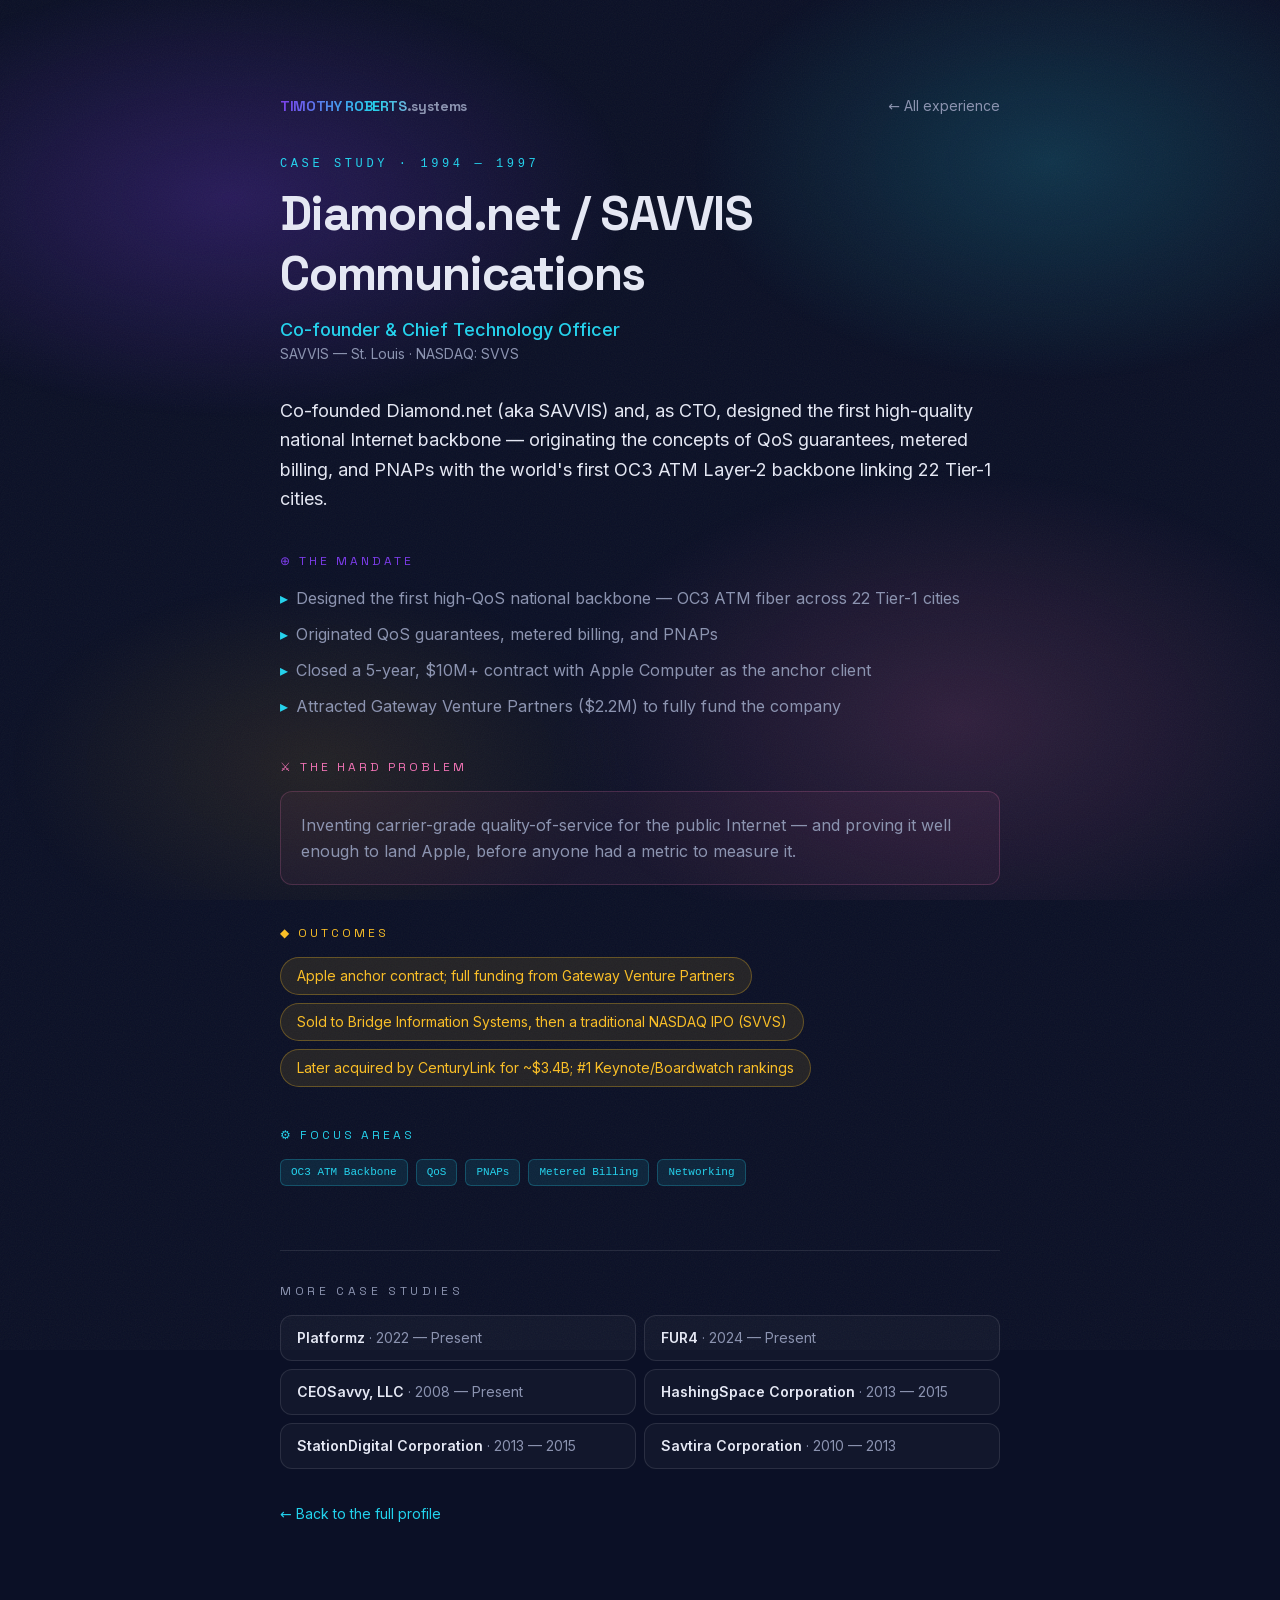
<file: story/savvis/index.html>
<!DOCTYPE html><html lang="en" class="space_grotesk_d7b50fc5-module__qeW00a__variable inter_fe8b9d92-module__LINzvG__variable antialiased"><head><meta charSet="utf-8"/><meta name="viewport" content="width=device-width, initial-scale=1"/><link rel="preload" href="/_next/static/media/0c89a48fa5027cee-s.p.2cyn07wtgehh0.woff2" as="font" crossorigin="" type="font/woff2"/><link rel="preload" href="/_next/static/media/83afe278b6a6bb3c-s.p.2bn3s6zvc0dyp.woff2" as="font" crossorigin="" type="font/woff2"/><link rel="stylesheet" href="/_next/static/chunks/2yo6b--t10zj8.css" data-precedence="next"/><link rel="preload" as="script" fetchPriority="low" href="/_next/static/chunks/1pvb0-k0k5dow.js"/><script src="/_next/static/chunks/3j27vzhmynpf5.js" async=""></script><script src="/_next/static/chunks/3jh1u-s3k0bkk.js" async=""></script><script src="/_next/static/chunks/1o-m9ax_2wld_.js" async=""></script><script src="/_next/static/chunks/2kqrbujyxigm8.js" async=""></script><script src="/_next/static/chunks/turbopack-3byfdr1xfbjph.js" async=""></script><script src="/_next/static/chunks/05-c3ty_6dwfk.js" async=""></script><script src="/_next/static/chunks/14mrh2-p_w84d.js" async=""></script><script src="/_next/static/chunks/0yz-2zz_t4sc5.js" async=""></script><meta name="next-size-adjust" content=""/><title>Diamond.net / SAVVIS Communications — Co-founder &amp; Chief Technology Officer | Timothy Munro Roberts</title><meta name="description" content="Co-founded Diamond.net (aka SAVVIS) and, as CTO, designed the first high-quality national Internet backbone — originating the concepts of QoS guarantees, metered billing, and PNAPs with the world&#x27;s first OC3 ATM Layer-2 backbone linking 22 Tier-1 cities."/><link rel="author" href="https://timothymunroroberts.com"/><meta name="author" content="Timothy Munro Roberts"/><meta name="keywords" content="Timothy Munro Roberts,Tim Roberts,SAVVIS founder,Intira,Savtira,Phantom Entertainment,Platformz,FUR4,enterprise architect,cloud computing pioneer,AI platform"/><meta name="robots" content="index, follow"/><link rel="canonical" href="https://timothymunroroberts.com/story/savvis/"/><meta property="og:title" content="Diamond.net / SAVVIS Communications — Co-founder &amp; Chief Technology Officer | Timothy Munro Roberts"/><meta property="og:description" content="Co-founded Diamond.net (aka SAVVIS) and, as CTO, designed the first high-quality national Internet backbone — originating the concepts of QoS guarantees, metered billing, and PNAPs with the world&#x27;s first OC3 ATM Layer-2 backbone linking 22 Tier-1 cities."/><meta property="og:url" content="https://timothymunroroberts.com/story/savvis/"/><meta property="og:image" content="https://timothymunroroberts.com/og.png"/><meta property="og:image:width" content="1200"/><meta property="og:image:height" content="630"/><meta property="og:image:alt" content="Timothy Munro Roberts"/><meta property="og:type" content="article"/><meta name="twitter:card" content="summary_large_image"/><meta name="twitter:title" content="Diamond.net / SAVVIS Communications — Co-founder &amp; Chief Technology Officer | Timothy Munro Roberts"/><meta name="twitter:description" content="Co-founded Diamond.net (aka SAVVIS) and, as CTO, designed the first high-quality national Internet backbone — originating the concepts of QoS guarantees, metered billing, and PNAPs with the world&#x27;s first OC3 ATM Layer-2 backbone linking 22 Tier-1 cities."/><meta name="twitter:image" content="https://timothymunroroberts.com/og.png"/><link rel="icon" href="/icon.svg?icon.36syc_q5130qh.svg" sizes="any" type="image/svg+xml"/><script src="/_next/static/chunks/0cz1d0mv5g_q7.js" noModule=""></script></head><body class="grain"><div hidden=""><!--$--><!--/$--></div><script type="application/ld+json">[{"@context":"https://schema.org","@type":"Person","@id":"https://timothymunroroberts.com/#person","name":"Timothy Munro Roberts","alternateName":["Tim Roberts","Timothy Roberts","Tim Munro Roberts"],"url":"https://timothymunroroberts.com","image":"https://timothymunroroberts.com/portrait.jpg","description":"Timothy Munro Roberts is a technology founder, enterprise architect, and platform designer with 25+ years building and scaling high-availability commerce and infrastructure platforms. He co-founded SAVVIS Communications (NASDAQ: SVVS; later acquired by CenturyLink for ~$3.4B), founded Intira (the first company to sell cloud computing as a service; lineage acquired by Verizon for ~$1.6B via Terremark), and took Phantom Entertainment, StationDigital, and HashingSpace public. Today he is CEO of Platformz and COO/CTO of FUR4.","jobTitle":"Chief Executive Officer & Chief Technology Officer","email":"mailto:tim@platformz.us","telephone":"+1-636-735-1657","worksFor":[{"@type":"Organization","name":"Platformz","url":"https://platformz.us"},{"@type":"Organization","name":"FUR4","url":"https://fur4.com"}],"alumniOf":[{"@type":"CollegeOrUniversity","name":"Missouri Valley College"},{"@type":"CollegeOrUniversity","name":"Missouri State University"}],"birthPlace":{"@type":"Place","name":"St. Louis, Missouri, USA"},"homeLocation":{"@type":"Place","name":"St. Louis, Missouri, USA"},"knowsAbout":["Enterprise software architecture","Cloud computing","Internet infrastructure","Data centers & managed hosting","Digital commerce","Omnichannel retail","Bitcoin & blockchain","AI platforms","Multi-tenant SaaS","Magento"],"award":["St. Louis Business Journal 30 Under 30","St. Louis Business Journal 40 Under 40","St. Louis Top 100 of the Millennium"],"sameAs":["https://www.linkedin.com/in/platformz","https://github.com/azaworld","https://platformz.us","https://fur4.com","https://www.phantom.net","https://builtbeforecloud.com","https://builtbeforecloud.com/about-tim"],"subjectOf":{"@type":"WebSite","name":"Built Before the Cloud","url":"https://builtbeforecloud.com","description":"The firsthand, research-supported story of Timothy Munro Roberts (Tim Roberts)—from Whackoland BBS to Savvis, Intira's NetSourcing and Platformz."}},{"@context":"https://schema.org","@type":"Organization","@id":"https://platformz.us/#org","name":"Platformz","url":"https://platformz.us","description":"A multi-tenant, enterprise-class commerce platform and agency powering consumer brands across pet, sports, and other verticals.","founder":{"@id":"https://timothymunroroberts.com/#person"},"sameAs":["https://builtbeforecloud.com/platformz"]},{"@context":"https://schema.org","@type":"Organization","@id":"https://fur4.com/#org","name":"FUR4","url":"https://fur4.com","description":"A premium pet-grooming brand led by the original inventor of the Furminator, and the production environment for Platformz."},{"@context":"https://schema.org","@type":"WebSite","@id":"https://timothymunroroberts.com/#website","url":"https://timothymunroroberts.com","name":"Timothy Munro Roberts — Official Site","about":{"@id":"https://timothymunroroberts.com/#person"},"inLanguage":"en-US"}]</script><div class="aurora-bg" aria-hidden="true"></div><script type="application/ld+json">[{"@context":"https://schema.org","@type":"Article","@id":"https://timothymunroroberts.com/story/savvis/#article","headline":"Diamond.net / SAVVIS Communications — Co-founder & Chief Technology Officer","description":"Co-founded Diamond.net (aka SAVVIS) and, as CTO, designed the first high-quality national Internet backbone — originating the concepts of QoS guarantees, metered billing, and PNAPs with the world's first OC3 ATM Layer-2 backbone linking 22 Tier-1 cities.","image":"https://timothymunroroberts.com/portrait.jpg","author":{"@type":"Person","@id":"https://timothymunroroberts.com/#person","name":"Timothy Munro Roberts","url":"https://timothymunroroberts.com"},"publisher":{"@type":"Person","@id":"https://timothymunroroberts.com/#person","name":"Timothy Munro Roberts"},"about":{"@id":"https://timothymunroroberts.com/#person"},"mainEntityOfPage":"https://timothymunroroberts.com/story/savvis/","articleSection":"SAVVIS — St. Louis · NASDAQ: SVVS","keywords":"OC3 ATM Backbone, QoS, PNAPs, Metered Billing, Networking"},{"@context":"https://schema.org","@type":"BreadcrumbList","itemListElement":[{"@type":"ListItem","position":1,"name":"Timothy Munro Roberts","item":"https://timothymunroroberts.com/"},{"@type":"ListItem","position":2,"name":"Story","item":"https://timothymunroroberts.com/#missions"},{"@type":"ListItem","position":3,"name":"Diamond.net / SAVVIS Communications","item":"https://timothymunroroberts.com/story/savvis/"}]}]</script><main class="mx-auto w-full max-w-3xl px-6 py-16 sm:py-24"><nav class="mb-10 flex items-center justify-between text-sm"><a class="font-display font-bold tracking-tight" href="/"><span class="text-aurora">TIMOTHY ROBERTS</span><span class="text-muted">.systems</span></a><a class="text-muted transition-colors hover:text-cyan" href="/#missions">← All experience</a></nav><article><p class="font-mono text-xs uppercase tracking-[0.3em] text-cyan">case study<!-- --> · <!-- -->1994 — 1997</p><h1 class="font-display mt-3 text-4xl font-bold leading-tight tracking-tight sm:text-5xl">Diamond.net / SAVVIS Communications</h1><p class="mt-3 text-lg font-medium text-cyan">Co-founder &amp; Chief Technology Officer</p><p class="text-sm text-muted">SAVVIS — St. Louis · NASDAQ: SVVS</p><p class="mt-8 text-lg leading-relaxed text-text">Co-founded Diamond.net (aka SAVVIS) and, as CTO, designed the first high-quality national Internet backbone — originating the concepts of QoS guarantees, metered billing, and PNAPs with the world&#x27;s first OC3 ATM Layer-2 backbone linking 22 Tier-1 cities.</p><section class="mt-10"><h2 class="font-mono text-xs uppercase tracking-[0.25em] text-violet">⊕ The mandate</h2><ul class="mt-4 space-y-2.5"><li class="flex gap-2 leading-relaxed text-muted"><span class="text-cyan" aria-hidden="true">▸</span>Designed the first high-QoS national backbone — OC3 ATM fiber across 22 Tier-1 cities</li><li class="flex gap-2 leading-relaxed text-muted"><span class="text-cyan" aria-hidden="true">▸</span>Originated QoS guarantees, metered billing, and PNAPs</li><li class="flex gap-2 leading-relaxed text-muted"><span class="text-cyan" aria-hidden="true">▸</span>Closed a 5-year, $10M+ contract with Apple Computer as the anchor client</li><li class="flex gap-2 leading-relaxed text-muted"><span class="text-cyan" aria-hidden="true">▸</span>Attracted Gateway Venture Partners ($2.2M) to fully fund the company</li></ul></section><section class="mt-10"><h2 class="font-mono text-xs uppercase tracking-[0.25em] text-magenta">⚔ The hard problem</h2><p class="mt-4 rounded-xl border border-magenta/20 bg-magenta/5 p-5 leading-relaxed text-muted">Inventing carrier-grade quality-of-service for the public Internet — and proving it well enough to land Apple, before anyone had a metric to measure it.</p></section><section class="mt-10"><h2 class="font-mono text-xs uppercase tracking-[0.25em] text-amber">◆ Outcomes</h2><ul class="mt-4 flex flex-wrap gap-2"><li class="rounded-full border border-amber/30 bg-amber/10 px-4 py-2 text-sm text-amber">Apple anchor contract; full funding from Gateway Venture Partners</li><li class="rounded-full border border-amber/30 bg-amber/10 px-4 py-2 text-sm text-amber">Sold to Bridge Information Systems, then a traditional NASDAQ IPO (SVVS)</li><li class="rounded-full border border-amber/30 bg-amber/10 px-4 py-2 text-sm text-amber">Later acquired by CenturyLink for ~$3.4B; #1 Keynote/Boardwatch rankings</li></ul></section><section class="mt-10"><h2 class="font-mono text-xs uppercase tracking-[0.25em] text-cyan">⚙ Focus areas</h2><ul class="mt-4 flex flex-wrap gap-2"><li class="rounded-md border border-cyan/25 bg-cyan/10 px-2.5 py-1 font-mono text-[11px] text-cyan">OC3 ATM Backbone</li><li class="rounded-md border border-cyan/25 bg-cyan/10 px-2.5 py-1 font-mono text-[11px] text-cyan">QoS</li><li class="rounded-md border border-cyan/25 bg-cyan/10 px-2.5 py-1 font-mono text-[11px] text-cyan">PNAPs</li><li class="rounded-md border border-cyan/25 bg-cyan/10 px-2.5 py-1 font-mono text-[11px] text-cyan">Metered Billing</li><li class="rounded-md border border-cyan/25 bg-cyan/10 px-2.5 py-1 font-mono text-[11px] text-cyan">Networking</li></ul></section></article><aside class="mt-16 border-t border-white/10 pt-8"><h2 class="font-mono text-xs uppercase tracking-[0.3em] text-muted">More case studies</h2><ul class="mt-4 grid gap-2 sm:grid-cols-2"><li><a class="block rounded-xl border border-white/10 bg-white/[0.03] px-4 py-3 text-sm transition-colors hover:border-cyan/40 hover:text-cyan" href="/story/platformz/"><span class="font-semibold">Platformz</span><span class="ml-1 text-muted">· <!-- -->2022 — Present</span></a></li><li><a class="block rounded-xl border border-white/10 bg-white/[0.03] px-4 py-3 text-sm transition-colors hover:border-cyan/40 hover:text-cyan" href="/story/fur4/"><span class="font-semibold">FUR4</span><span class="ml-1 text-muted">· <!-- -->2024 — Present</span></a></li><li><a class="block rounded-xl border border-white/10 bg-white/[0.03] px-4 py-3 text-sm transition-colors hover:border-cyan/40 hover:text-cyan" href="/story/ceosavvy/"><span class="font-semibold">CEOSavvy, LLC</span><span class="ml-1 text-muted">· <!-- -->2008 — Present</span></a></li><li><a class="block rounded-xl border border-white/10 bg-white/[0.03] px-4 py-3 text-sm transition-colors hover:border-cyan/40 hover:text-cyan" href="/story/hashingspace/"><span class="font-semibold">HashingSpace Corporation</span><span class="ml-1 text-muted">· <!-- -->2013 — 2015</span></a></li><li><a class="block rounded-xl border border-white/10 bg-white/[0.03] px-4 py-3 text-sm transition-colors hover:border-cyan/40 hover:text-cyan" href="/story/stationdigital/"><span class="font-semibold">StationDigital Corporation</span><span class="ml-1 text-muted">· <!-- -->2013 — 2015</span></a></li><li><a class="block rounded-xl border border-white/10 bg-white/[0.03] px-4 py-3 text-sm transition-colors hover:border-cyan/40 hover:text-cyan" href="/story/savtira/"><span class="font-semibold">Savtira Corporation</span><span class="ml-1 text-muted">· <!-- -->2010 — 2013</span></a></li></ul><p class="mt-8"><a class="text-sm text-cyan hover:underline" href="/">← Back to the full profile</a></p></aside></main><!--$--><!--/$--><script src="/_next/static/chunks/1pvb0-k0k5dow.js" id="_R_" async=""></script><script>(self.__next_f=self.__next_f||[]).push([0])</script><script>self.__next_f.push([1,"1:\"$Sreact.fragment\"\na:I[68027,[\"/_next/static/chunks/05-c3ty_6dwfk.js\",\"/_next/static/chunks/14mrh2-p_w84d.js\"],\"default\",1]\n:HL[\"/_next/static/chunks/2yo6b--t10zj8.css\",\"style\"]\n:HL[\"/_next/static/media/0c89a48fa5027cee-s.p.2cyn07wtgehh0.woff2\",\"font\",{\"crossOrigin\":\"\",\"type\":\"font/woff2\"}]\n:HL[\"/_next/static/media/83afe278b6a6bb3c-s.p.2bn3s6zvc0dyp.woff2\",\"font\",{\"crossOrigin\":\"\",\"type\":\"font/woff2\"}]\n2:Tc67,"])</script><script>self.__next_f.push([1,"[{\"@context\":\"https://schema.org\",\"@type\":\"Person\",\"@id\":\"https://timothymunroroberts.com/#person\",\"name\":\"Timothy Munro Roberts\",\"alternateName\":[\"Tim Roberts\",\"Timothy Roberts\",\"Tim Munro Roberts\"],\"url\":\"https://timothymunroroberts.com\",\"image\":\"https://timothymunroroberts.com/portrait.jpg\",\"description\":\"Timothy Munro Roberts is a technology founder, enterprise architect, and platform designer with 25+ years building and scaling high-availability commerce and infrastructure platforms. He co-founded SAVVIS Communications (NASDAQ: SVVS; later acquired by CenturyLink for ~$3.4B), founded Intira (the first company to sell cloud computing as a service; lineage acquired by Verizon for ~$1.6B via Terremark), and took Phantom Entertainment, StationDigital, and HashingSpace public. Today he is CEO of Platformz and COO/CTO of FUR4.\",\"jobTitle\":\"Chief Executive Officer \u0026 Chief Technology Officer\",\"email\":\"mailto:tim@platformz.us\",\"telephone\":\"+1-636-735-1657\",\"worksFor\":[{\"@type\":\"Organization\",\"name\":\"Platformz\",\"url\":\"https://platformz.us\"},{\"@type\":\"Organization\",\"name\":\"FUR4\",\"url\":\"https://fur4.com\"}],\"alumniOf\":[{\"@type\":\"CollegeOrUniversity\",\"name\":\"Missouri Valley College\"},{\"@type\":\"CollegeOrUniversity\",\"name\":\"Missouri State University\"}],\"birthPlace\":{\"@type\":\"Place\",\"name\":\"St. Louis, Missouri, USA\"},\"homeLocation\":{\"@type\":\"Place\",\"name\":\"St. Louis, Missouri, USA\"},\"knowsAbout\":[\"Enterprise software architecture\",\"Cloud computing\",\"Internet infrastructure\",\"Data centers \u0026 managed hosting\",\"Digital commerce\",\"Omnichannel retail\",\"Bitcoin \u0026 blockchain\",\"AI platforms\",\"Multi-tenant SaaS\",\"Magento\"],\"award\":[\"St. Louis Business Journal 30 Under 30\",\"St. Louis Business Journal 40 Under 40\",\"St. Louis Top 100 of the Millennium\"],\"sameAs\":[\"https://www.linkedin.com/in/platformz\",\"https://github.com/azaworld\",\"https://platformz.us\",\"https://fur4.com\",\"https://www.phantom.net\",\"https://builtbeforecloud.com\",\"https://builtbeforecloud.com/about-tim\"],\"subjectOf\":{\"@type\":\"WebSite\",\"name\":\"Built Before the Cloud\",\"url\":\"https://builtbeforecloud.com\",\"description\":\"The firsthand, research-supported story of Timothy Munro Roberts (Tim Roberts)—from Whackoland BBS to Savvis, Intira's NetSourcing and Platformz.\"}},{\"@context\":\"https://schema.org\",\"@type\":\"Organization\",\"@id\":\"https://platformz.us/#org\",\"name\":\"Platformz\",\"url\":\"https://platformz.us\",\"description\":\"A multi-tenant, enterprise-class commerce platform and agency powering consumer brands across pet, sports, and other verticals.\",\"founder\":{\"@id\":\"https://timothymunroroberts.com/#person\"},\"sameAs\":[\"https://builtbeforecloud.com/platformz\"]},{\"@context\":\"https://schema.org\",\"@type\":\"Organization\",\"@id\":\"https://fur4.com/#org\",\"name\":\"FUR4\",\"url\":\"https://fur4.com\",\"description\":\"A premium pet-grooming brand led by the original inventor of the Furminator, and the production environment for Platformz.\"},{\"@context\":\"https://schema.org\",\"@type\":\"WebSite\",\"@id\":\"https://timothymunroroberts.com/#website\",\"url\":\"https://timothymunroroberts.com\",\"name\":\"Timothy Munro Roberts — Official Site\",\"about\":{\"@id\":\"https://timothymunroroberts.com/#person\"},\"inLanguage\":\"en-US\"}]"])</script><script>self.__next_f.push([1,"0:{\"P\":null,\"c\":[\"\",\"story\",\"savvis\",\"\"],\"q\":\"\",\"i\":false,\"f\":[[[\"\",{\"children\":[\"story\",{\"children\":[[\"slug\",\"savvis\",\"d\",null],{\"children\":[\"__PAGE__\",{}]}]}]},\"$undefined\",\"$undefined\",16],[[\"$\",\"$1\",\"c\",{\"children\":[[[\"$\",\"link\",\"0\",{\"rel\":\"stylesheet\",\"href\":\"/_next/static/chunks/2yo6b--t10zj8.css\",\"precedence\":\"next\",\"crossOrigin\":\"$undefined\",\"nonce\":\"$undefined\"}],[\"$\",\"script\",\"script-0\",{\"src\":\"/_next/static/chunks/05-c3ty_6dwfk.js\",\"async\":true,\"nonce\":\"$undefined\"}],[\"$\",\"script\",\"script-1\",{\"src\":\"/_next/static/chunks/14mrh2-p_w84d.js\",\"async\":true,\"nonce\":\"$undefined\"}]],[\"$\",\"html\",null,{\"lang\":\"en\",\"className\":\"space_grotesk_d7b50fc5-module__qeW00a__variable inter_fe8b9d92-module__LINzvG__variable antialiased\",\"suppressHydrationWarning\":true,\"children\":[\"$\",\"body\",null,{\"className\":\"grain\",\"children\":[[\"$\",\"script\",null,{\"type\":\"application/ld+json\",\"dangerouslySetInnerHTML\":{\"__html\":\"$2\"}}],\"$L3\",\"$L4\"]}]}]]}],{\"children\":[\"$L5\",{\"children\":[\"$L6\",{\"children\":[\"$L7\",{},null,false,null]},null,false,\"$@8\"]},null,false,\"$@8\"]},null,false,null],\"$L9\",false]],\"m\":\"$undefined\",\"G\":[\"$a\",[\"$Lb\"]],\"S\":true,\"h\":null,\"s\":\"$undefined\",\"l\":\"$undefined\",\"p\":\"$undefined\",\"d\":\"$undefined\",\"b\":\"YXJHbZlnj5XeFRCSqd8gn\"}\n"])</script><script>self.__next_f.push([1,"c:I[39756,[\"/_next/static/chunks/05-c3ty_6dwfk.js\",\"/_next/static/chunks/14mrh2-p_w84d.js\"],\"default\"]\nd:I[37457,[\"/_next/static/chunks/05-c3ty_6dwfk.js\",\"/_next/static/chunks/14mrh2-p_w84d.js\"],\"default\"]\nf:I[97367,[\"/_next/static/chunks/05-c3ty_6dwfk.js\",\"/_next/static/chunks/14mrh2-p_w84d.js\"],\"OutletBoundary\"]\n10:\"$Sreact.suspense\"\n13:I[97367,[\"/_next/static/chunks/05-c3ty_6dwfk.js\",\"/_next/static/chunks/14mrh2-p_w84d.js\"],\"ViewportBoundary\"]\n15:I[97367,[\"/_next/static/chunks/05-c3ty_6dwfk.js\",\"/_next/static/chunks/14mrh2-p_w84d.js\"],\"MetadataBoundary\"]\n3:[\"$\",\"div\",null,{\"className\":\"aurora-bg\",\"aria-hidden\":true}]\n"])</script><script>self.__next_f.push([1,"4:[\"$\",\"$Lc\",null,{\"parallelRouterKey\":\"children\",\"error\":\"$undefined\",\"errorStyles\":\"$undefined\",\"errorScripts\":\"$undefined\",\"template\":[\"$\",\"$Ld\",null,{}],\"templateStyles\":\"$undefined\",\"templateScripts\":\"$undefined\",\"notFound\":[[[\"$\",\"title\",null,{\"children\":\"404: This page could not be found.\"}],[\"$\",\"div\",null,{\"style\":{\"fontFamily\":\"system-ui,\\\"Segoe UI\\\",Roboto,Helvetica,Arial,sans-serif,\\\"Apple Color Emoji\\\",\\\"Segoe UI Emoji\\\"\",\"height\":\"100vh\",\"textAlign\":\"center\",\"display\":\"flex\",\"flexDirection\":\"column\",\"alignItems\":\"center\",\"justifyContent\":\"center\"},\"children\":[\"$\",\"div\",null,{\"children\":[[\"$\",\"style\",null,{\"dangerouslySetInnerHTML\":{\"__html\":\"body{color:#000;background:#fff;margin:0}.next-error-h1{border-right:1px solid rgba(0,0,0,.3)}@media (prefers-color-scheme:dark){body{color:#fff;background:#000}.next-error-h1{border-right:1px solid rgba(255,255,255,.3)}}\"}}],[\"$\",\"h1\",null,{\"className\":\"next-error-h1\",\"style\":{\"display\":\"inline-block\",\"margin\":\"0 20px 0 0\",\"padding\":\"0 23px 0 0\",\"fontSize\":24,\"fontWeight\":500,\"verticalAlign\":\"top\",\"lineHeight\":\"49px\"},\"children\":404}],[\"$\",\"div\",null,{\"style\":{\"display\":\"inline-block\"},\"children\":[\"$\",\"h2\",null,{\"style\":{\"fontSize\":14,\"fontWeight\":400,\"lineHeight\":\"49px\",\"margin\":0},\"children\":\"This page could not be found.\"}]}]]}]}]],[]],\"forbidden\":\"$undefined\",\"unauthorized\":\"$undefined\"}]\n"])</script><script>self.__next_f.push([1,"5:[\"$\",\"$1\",\"c\",{\"children\":[null,[\"$\",\"$Lc\",null,{\"parallelRouterKey\":\"children\",\"error\":\"$undefined\",\"errorStyles\":\"$undefined\",\"errorScripts\":\"$undefined\",\"template\":[\"$\",\"$Ld\",null,{}],\"templateStyles\":\"$undefined\",\"templateScripts\":\"$undefined\",\"notFound\":\"$undefined\",\"forbidden\":\"$undefined\",\"unauthorized\":\"$undefined\"}]]}]\n6:[\"$\",\"$1\",\"c\",{\"children\":[null,[\"$\",\"$Lc\",null,{\"parallelRouterKey\":\"children\",\"error\":\"$undefined\",\"errorStyles\":\"$undefined\",\"errorScripts\":\"$undefined\",\"template\":[\"$\",\"$Ld\",null,{}],\"templateStyles\":\"$undefined\",\"templateScripts\":\"$undefined\",\"notFound\":\"$undefined\",\"forbidden\":\"$undefined\",\"unauthorized\":\"$undefined\"}]]}]\n7:[\"$\",\"$1\",\"c\",{\"children\":[\"$Le\",[[\"$\",\"script\",\"script-0\",{\"src\":\"/_next/static/chunks/0yz-2zz_t4sc5.js\",\"async\":true,\"nonce\":\"$undefined\"}]],[\"$\",\"$Lf\",null,{\"children\":[\"$\",\"$10\",null,{\"name\":\"Next.MetadataOutlet\",\"children\":\"$@11\"}]}]]}]\n12:[]\n8:\"$W12\"\n9:[\"$\",\"$1\",\"h\",{\"children\":[null,[\"$\",\"$L13\",null,{\"children\":\"$L14\"}],[\"$\",\"div\",null,{\"hidden\":true,\"children\":[\"$\",\"$L15\",null,{\"children\":[\"$\",\"$10\",null,{\"name\":\"Next.Metadata\",\"children\":\"$L16\"}]}]}],[\"$\",\"meta\",null,{\"name\":\"next-size-adjust\",\"content\":\"\"}]]}]\nb:[\"$\",\"link\",\"0\",{\"rel\":\"stylesheet\",\"href\":\"/_next/static/chunks/2yo6b--t10zj8.css\",\"precedence\":\"next\",\"crossOrigin\":\"$undefined\",\"nonce\":\"$undefined\"}]\n"])</script><script>self.__next_f.push([1,"18:I[22016,[\"/_next/static/chunks/05-c3ty_6dwfk.js\",\"/_next/static/chunks/14mrh2-p_w84d.js\",\"/_next/static/chunks/0yz-2zz_t4sc5.js\"],\"\"]\n17:T5b7,"])</script><script>self.__next_f.push([1,"[{\"@context\":\"https://schema.org\",\"@type\":\"Article\",\"@id\":\"https://timothymunroroberts.com/story/savvis/#article\",\"headline\":\"Diamond.net / SAVVIS Communications — Co-founder \u0026 Chief Technology Officer\",\"description\":\"Co-founded Diamond.net (aka SAVVIS) and, as CTO, designed the first high-quality national Internet backbone — originating the concepts of QoS guarantees, metered billing, and PNAPs with the world's first OC3 ATM Layer-2 backbone linking 22 Tier-1 cities.\",\"image\":\"https://timothymunroroberts.com/portrait.jpg\",\"author\":{\"@type\":\"Person\",\"@id\":\"https://timothymunroroberts.com/#person\",\"name\":\"Timothy Munro Roberts\",\"url\":\"https://timothymunroroberts.com\"},\"publisher\":{\"@type\":\"Person\",\"@id\":\"https://timothymunroroberts.com/#person\",\"name\":\"Timothy Munro Roberts\"},\"about\":{\"@id\":\"https://timothymunroroberts.com/#person\"},\"mainEntityOfPage\":\"https://timothymunroroberts.com/story/savvis/\",\"articleSection\":\"SAVVIS — St. Louis · NASDAQ: SVVS\",\"keywords\":\"OC3 ATM Backbone, QoS, PNAPs, Metered Billing, Networking\"},{\"@context\":\"https://schema.org\",\"@type\":\"BreadcrumbList\",\"itemListElement\":[{\"@type\":\"ListItem\",\"position\":1,\"name\":\"Timothy Munro Roberts\",\"item\":\"https://timothymunroroberts.com/\"},{\"@type\":\"ListItem\",\"position\":2,\"name\":\"Story\",\"item\":\"https://timothymunroroberts.com/#missions\"},{\"@type\":\"ListItem\",\"position\":3,\"name\":\"Diamond.net / SAVVIS Communications\",\"item\":\"https://timothymunroroberts.com/story/savvis/\"}]}]"])</script><script>self.__next_f.push([1,"e:[[\"$\",\"script\",null,{\"type\":\"application/ld+json\",\"dangerouslySetInnerHTML\":{\"__html\":\"$17\"}}],[\"$\",\"main\",null,{\"className\":\"mx-auto w-full max-w-3xl px-6 py-16 sm:py-24\",\"children\":[[\"$\",\"nav\",null,{\"className\":\"mb-10 flex items-center justify-between text-sm\",\"children\":[[\"$\",\"$L18\",null,{\"href\":\"/\",\"className\":\"font-display font-bold tracking-tight\",\"children\":[[\"$\",\"span\",null,{\"className\":\"text-aurora\",\"children\":\"TIMOTHY ROBERTS\"}],[\"$\",\"span\",null,{\"className\":\"text-muted\",\"children\":\".systems\"}]]}],[\"$\",\"$L18\",null,{\"href\":\"/#missions\",\"className\":\"text-muted transition-colors hover:text-cyan\",\"children\":\"← All experience\"}]]}],[\"$\",\"article\",null,{\"children\":[[\"$\",\"p\",null,{\"className\":\"font-mono text-xs uppercase tracking-[0.3em] text-cyan\",\"children\":[\"case study\",\" · \",\"1994 — 1997\"]}],[\"$\",\"h1\",null,{\"className\":\"font-display mt-3 text-4xl font-bold leading-tight tracking-tight sm:text-5xl\",\"children\":\"Diamond.net / SAVVIS Communications\"}],[\"$\",\"p\",null,{\"className\":\"mt-3 text-lg font-medium text-cyan\",\"children\":\"Co-founder \u0026 Chief Technology Officer\"}],[\"$\",\"p\",null,{\"className\":\"text-sm text-muted\",\"children\":\"SAVVIS — St. Louis · NASDAQ: SVVS\"}],[\"$\",\"p\",null,{\"className\":\"mt-8 text-lg leading-relaxed text-text\",\"children\":\"Co-founded Diamond.net (aka SAVVIS) and, as CTO, designed the first high-quality national Internet backbone — originating the concepts of QoS guarantees, metered billing, and PNAPs with the world's first OC3 ATM Layer-2 backbone linking 22 Tier-1 cities.\"}],[\"$\",\"section\",null,{\"className\":\"mt-10\",\"children\":[[\"$\",\"h2\",null,{\"className\":\"font-mono text-xs uppercase tracking-[0.25em] text-violet\",\"children\":\"⊕ The mandate\"}],[\"$\",\"ul\",null,{\"className\":\"mt-4 space-y-2.5\",\"children\":[[\"$\",\"li\",\"Designed the first high-QoS national backbone — OC3 ATM fiber across 22 Tier-1 cities\",{\"className\":\"flex gap-2 leading-relaxed text-muted\",\"children\":[[\"$\",\"span\",null,{\"className\":\"text-cyan\",\"aria-hidden\":true,\"children\":\"▸\"}],\"Designed the first high-QoS national backbone — OC3 ATM fiber across 22 Tier-1 cities\"]}],[\"$\",\"li\",\"Originated QoS guarantees, metered billing, and PNAPs\",{\"className\":\"flex gap-2 leading-relaxed text-muted\",\"children\":[\"$L19\",\"Originated QoS guarantees, metered billing, and PNAPs\"]}],\"$L1a\",\"$L1b\"]}]]}],\"$L1c\",\"$L1d\",\"$L1e\",\"$undefined\"]}],\"$L1f\"]}]]\n"])</script><script>self.__next_f.push([1,"19:[\"$\",\"span\",null,{\"className\":\"text-cyan\",\"aria-hidden\":true,\"children\":\"▸\"}]\n1a:[\"$\",\"li\",\"Closed a 5-year, $10M+ contract with Apple Computer as the anchor client\",{\"className\":\"flex gap-2 leading-relaxed text-muted\",\"children\":[[\"$\",\"span\",null,{\"className\":\"text-cyan\",\"aria-hidden\":true,\"children\":\"▸\"}],\"Closed a 5-year, $10M+ contract with Apple Computer as the anchor client\"]}]\n1b:[\"$\",\"li\",\"Attracted Gateway Venture Partners ($2.2M) to fully fund the company\",{\"className\":\"flex gap-2 leading-relaxed text-muted\",\"children\":[[\"$\",\"span\",null,{\"className\":\"text-cyan\",\"aria-hidden\":true,\"children\":\"▸\"}],\"Attracted Gateway Venture Partners ($2.2M) to fully fund the company\"]}]\n1c:[\"$\",\"section\",null,{\"className\":\"mt-10\",\"children\":[[\"$\",\"h2\",null,{\"className\":\"font-mono text-xs uppercase tracking-[0.25em] text-magenta\",\"children\":\"⚔ The hard problem\"}],[\"$\",\"p\",null,{\"className\":\"mt-4 rounded-xl border border-magenta/20 bg-magenta/5 p-5 leading-relaxed text-muted\",\"children\":\"Inventing carrier-grade quality-of-service for the public Internet — and proving it well enough to land Apple, before anyone had a metric to measure it.\"}]]}]\n1d:[\"$\",\"section\",null,{\"className\":\"mt-10\",\"children\":[[\"$\",\"h2\",null,{\"className\":\"font-mono text-xs uppercase tracking-[0.25em] text-amber\",\"children\":\"◆ Outcomes\"}],[\"$\",\"ul\",null,{\"className\":\"mt-4 flex flex-wrap gap-2\",\"children\":[[\"$\",\"li\",\"Apple anchor contract; full funding from Gateway Venture Partners\",{\"className\":\"rounded-full border border-amber/30 bg-amber/10 px-4 py-2 text-sm text-amber\",\"children\":\"Apple anchor contract; full funding from Gateway Venture Partners\"}],[\"$\",\"li\",\"Sold to Bridge Information Systems, then a traditional NASDAQ IPO (SVVS)\",{\"className\":\"rounded-full border border-amber/30 bg-amber/10 px-4 py-2 text-sm text-amber\",\"children\":\"Sold to Bridge Information Systems, then a traditional NASDAQ IPO (SVVS)\"}],[\"$\",\"li\",\"Later acquired by CenturyLink for ~$3.4B; #1 Keynote/Boardwatch rankings\",{\"className\":\"rounded-full border border-amber/30 bg-amber/10 px-4 py-2 text-sm text-amber\",\"children\":\"Later acquired by CenturyLink for ~$3.4B; #1 Keynote/Boardwatch rankings\"}]]}]]}]\n1e:[\"$\",\"section\",null,{\"className\":\"mt-10\",\"children\":[[\"$\",\"h2\",null,{\"className\":\"font-mono text-xs uppercase tracking-[0.25em] text-cyan\",\"children\":\"⚙ Focus areas\"}],[\"$\",\"ul\",null,{\"className\":\"mt-4 flex flex-wrap gap-2\",\"children\":[[\"$\",\"li\",\"OC3 ATM Backbone\",{\"className\":\"rounded-md border border-cyan/25 bg-cyan/10 px-2.5 py-1 font-mono text-[11px] text-cyan\",\"children\":\"OC3 ATM Backbone\"}],[\"$\",\"li\",\"QoS\",{\"className\":\"rounded-md border border-cyan/25 bg-cyan/10 px-2.5 py-1 font-mono text-[11px] text-cyan\",\"children\":\"QoS\"}],[\"$\",\"li\",\"PNAPs\",{\"className\":\"rounded-md border border-cyan/25 bg-cyan/10 px-2.5 py-1 font-mono text-[11px] text-cyan\",\"children\":\"PNAPs\"}],[\"$\",\"li\",\"Metered Billing\",{\"className\":\"rounded-md border border-cyan/25 bg-cyan/10 px-2.5 py-1 font-mono text-[11px] text-cyan\",\"children\":\"Metered Billing\"}],[\"$\",\"li\",\"Networking\",{\"className\":\"rounded-md border border-cyan/25 bg-cyan/10 px-2.5 py-1 font-mono text-[11px] text-cyan\",\"children\":\"Networking\"}]]}]]}]\n"])</script><script>self.__next_f.push([1,"1f:[\"$\",\"aside\",null,{\"className\":\"mt-16 border-t border-white/10 pt-8\",\"children\":[[\"$\",\"h2\",null,{\"className\":\"font-mono text-xs uppercase tracking-[0.3em] text-muted\",\"children\":\"More case studies\"}],[\"$\",\"ul\",null,{\"className\":\"mt-4 grid gap-2 sm:grid-cols-2\",\"children\":[[\"$\",\"li\",\"platformz\",{\"children\":[\"$\",\"$L18\",null,{\"href\":\"/story/platformz/\",\"className\":\"block rounded-xl border border-white/10 bg-white/[0.03] px-4 py-3 text-sm transition-colors hover:border-cyan/40 hover:text-cyan\",\"children\":[[\"$\",\"span\",null,{\"className\":\"font-semibold\",\"children\":\"Platformz\"}],[\"$\",\"span\",null,{\"className\":\"ml-1 text-muted\",\"children\":[\"· \",\"2022 — Present\"]}]]}]}],[\"$\",\"li\",\"fur4\",{\"children\":[\"$\",\"$L18\",null,{\"href\":\"/story/fur4/\",\"className\":\"block rounded-xl border border-white/10 bg-white/[0.03] px-4 py-3 text-sm transition-colors hover:border-cyan/40 hover:text-cyan\",\"children\":[[\"$\",\"span\",null,{\"className\":\"font-semibold\",\"children\":\"FUR4\"}],[\"$\",\"span\",null,{\"className\":\"ml-1 text-muted\",\"children\":[\"· \",\"2024 — Present\"]}]]}]}],[\"$\",\"li\",\"ceosavvy\",{\"children\":[\"$\",\"$L18\",null,{\"href\":\"/story/ceosavvy/\",\"className\":\"block rounded-xl border border-white/10 bg-white/[0.03] px-4 py-3 text-sm transition-colors hover:border-cyan/40 hover:text-cyan\",\"children\":[[\"$\",\"span\",null,{\"className\":\"font-semibold\",\"children\":\"CEOSavvy, LLC\"}],[\"$\",\"span\",null,{\"className\":\"ml-1 text-muted\",\"children\":[\"· \",\"2008 — Present\"]}]]}]}],[\"$\",\"li\",\"hashingspace\",{\"children\":[\"$\",\"$L18\",null,{\"href\":\"/story/hashingspace/\",\"className\":\"block rounded-xl border border-white/10 bg-white/[0.03] px-4 py-3 text-sm transition-colors hover:border-cyan/40 hover:text-cyan\",\"children\":[[\"$\",\"span\",null,{\"className\":\"font-semibold\",\"children\":\"HashingSpace Corporation\"}],[\"$\",\"span\",null,{\"className\":\"ml-1 text-muted\",\"children\":[\"· \",\"2013 — 2015\"]}]]}]}],[\"$\",\"li\",\"stationdigital\",{\"children\":[\"$\",\"$L18\",null,{\"href\":\"/story/stationdigital/\",\"className\":\"block rounded-xl border border-white/10 bg-white/[0.03] px-4 py-3 text-sm transition-colors hover:border-cyan/40 hover:text-cyan\",\"children\":[[\"$\",\"span\",null,{\"className\":\"font-semibold\",\"children\":\"StationDigital Corporation\"}],[\"$\",\"span\",null,{\"className\":\"ml-1 text-muted\",\"children\":[\"· \",\"2013 — 2015\"]}]]}]}],[\"$\",\"li\",\"savtira\",{\"children\":[\"$\",\"$L18\",null,{\"href\":\"/story/savtira/\",\"className\":\"block rounded-xl border border-white/10 bg-white/[0.03] px-4 py-3 text-sm transition-colors hover:border-cyan/40 hover:text-cyan\",\"children\":[[\"$\",\"span\",null,{\"className\":\"font-semibold\",\"children\":\"Savtira Corporation\"}],[\"$\",\"span\",null,{\"className\":\"ml-1 text-muted\",\"children\":[\"· \",\"2010 — 2013\"]}]]}]}]]}],[\"$\",\"p\",null,{\"className\":\"mt-8\",\"children\":[\"$\",\"$L18\",null,{\"href\":\"/\",\"className\":\"text-sm text-cyan hover:underline\",\"children\":\"← Back to the full profile\"}]}]]}]\n"])</script><script>self.__next_f.push([1,"14:[[\"$\",\"meta\",\"0\",{\"charSet\":\"utf-8\"}],[\"$\",\"meta\",\"1\",{\"name\":\"viewport\",\"content\":\"width=device-width, initial-scale=1\"}]]\n"])</script><script>self.__next_f.push([1,"20:I[27201,[\"/_next/static/chunks/05-c3ty_6dwfk.js\",\"/_next/static/chunks/14mrh2-p_w84d.js\"],\"IconMark\"]\n11:null\n"])</script><script>self.__next_f.push([1,"16:[[\"$\",\"title\",\"0\",{\"children\":\"Diamond.net / SAVVIS Communications — Co-founder \u0026 Chief Technology Officer | Timothy Munro Roberts\"}],[\"$\",\"meta\",\"1\",{\"name\":\"description\",\"content\":\"Co-founded Diamond.net (aka SAVVIS) and, as CTO, designed the first high-quality national Internet backbone — originating the concepts of QoS guarantees, metered billing, and PNAPs with the world's first OC3 ATM Layer-2 backbone linking 22 Tier-1 cities.\"}],[\"$\",\"link\",\"2\",{\"rel\":\"author\",\"href\":\"https://timothymunroroberts.com\"}],[\"$\",\"meta\",\"3\",{\"name\":\"author\",\"content\":\"Timothy Munro Roberts\"}],[\"$\",\"meta\",\"4\",{\"name\":\"keywords\",\"content\":\"Timothy Munro Roberts,Tim Roberts,SAVVIS founder,Intira,Savtira,Phantom Entertainment,Platformz,FUR4,enterprise architect,cloud computing pioneer,AI platform\"}],[\"$\",\"meta\",\"5\",{\"name\":\"robots\",\"content\":\"index, follow\"}],[\"$\",\"link\",\"6\",{\"rel\":\"canonical\",\"href\":\"https://timothymunroroberts.com/story/savvis/\"}],[\"$\",\"meta\",\"7\",{\"property\":\"og:title\",\"content\":\"Diamond.net / SAVVIS Communications — Co-founder \u0026 Chief Technology Officer | Timothy Munro Roberts\"}],[\"$\",\"meta\",\"8\",{\"property\":\"og:description\",\"content\":\"Co-founded Diamond.net (aka SAVVIS) and, as CTO, designed the first high-quality national Internet backbone — originating the concepts of QoS guarantees, metered billing, and PNAPs with the world's first OC3 ATM Layer-2 backbone linking 22 Tier-1 cities.\"}],[\"$\",\"meta\",\"9\",{\"property\":\"og:url\",\"content\":\"https://timothymunroroberts.com/story/savvis/\"}],[\"$\",\"meta\",\"10\",{\"property\":\"og:image\",\"content\":\"https://timothymunroroberts.com/og.png\"}],[\"$\",\"meta\",\"11\",{\"property\":\"og:image:width\",\"content\":\"1200\"}],[\"$\",\"meta\",\"12\",{\"property\":\"og:image:height\",\"content\":\"630\"}],[\"$\",\"meta\",\"13\",{\"property\":\"og:image:alt\",\"content\":\"Timothy Munro Roberts\"}],[\"$\",\"meta\",\"14\",{\"property\":\"og:type\",\"content\":\"article\"}],[\"$\",\"meta\",\"15\",{\"name\":\"twitter:card\",\"content\":\"summary_large_image\"}],[\"$\",\"meta\",\"16\",{\"name\":\"twitter:title\",\"content\":\"Diamond.net / SAVVIS Communications — Co-founder \u0026 Chief Technology Officer | Timothy Munro Roberts\"}],[\"$\",\"meta\",\"17\",{\"name\":\"twitter:description\",\"content\":\"Co-founded Diamond.net (aka SAVVIS) and, as CTO, designed the first high-quality national Internet backbone — originating the concepts of QoS guarantees, metered billing, and PNAPs with the world's first OC3 ATM Layer-2 backbone linking 22 Tier-1 cities.\"}],[\"$\",\"meta\",\"18\",{\"name\":\"twitter:image\",\"content\":\"https://timothymunroroberts.com/og.png\"}],[\"$\",\"link\",\"19\",{\"rel\":\"icon\",\"href\":\"/icon.svg?icon.36syc_q5130qh.svg\",\"sizes\":\"any\",\"type\":\"image/svg+xml\"}],[\"$\",\"$L20\",\"20\",{}]]\n"])</script></body></html>
</file>
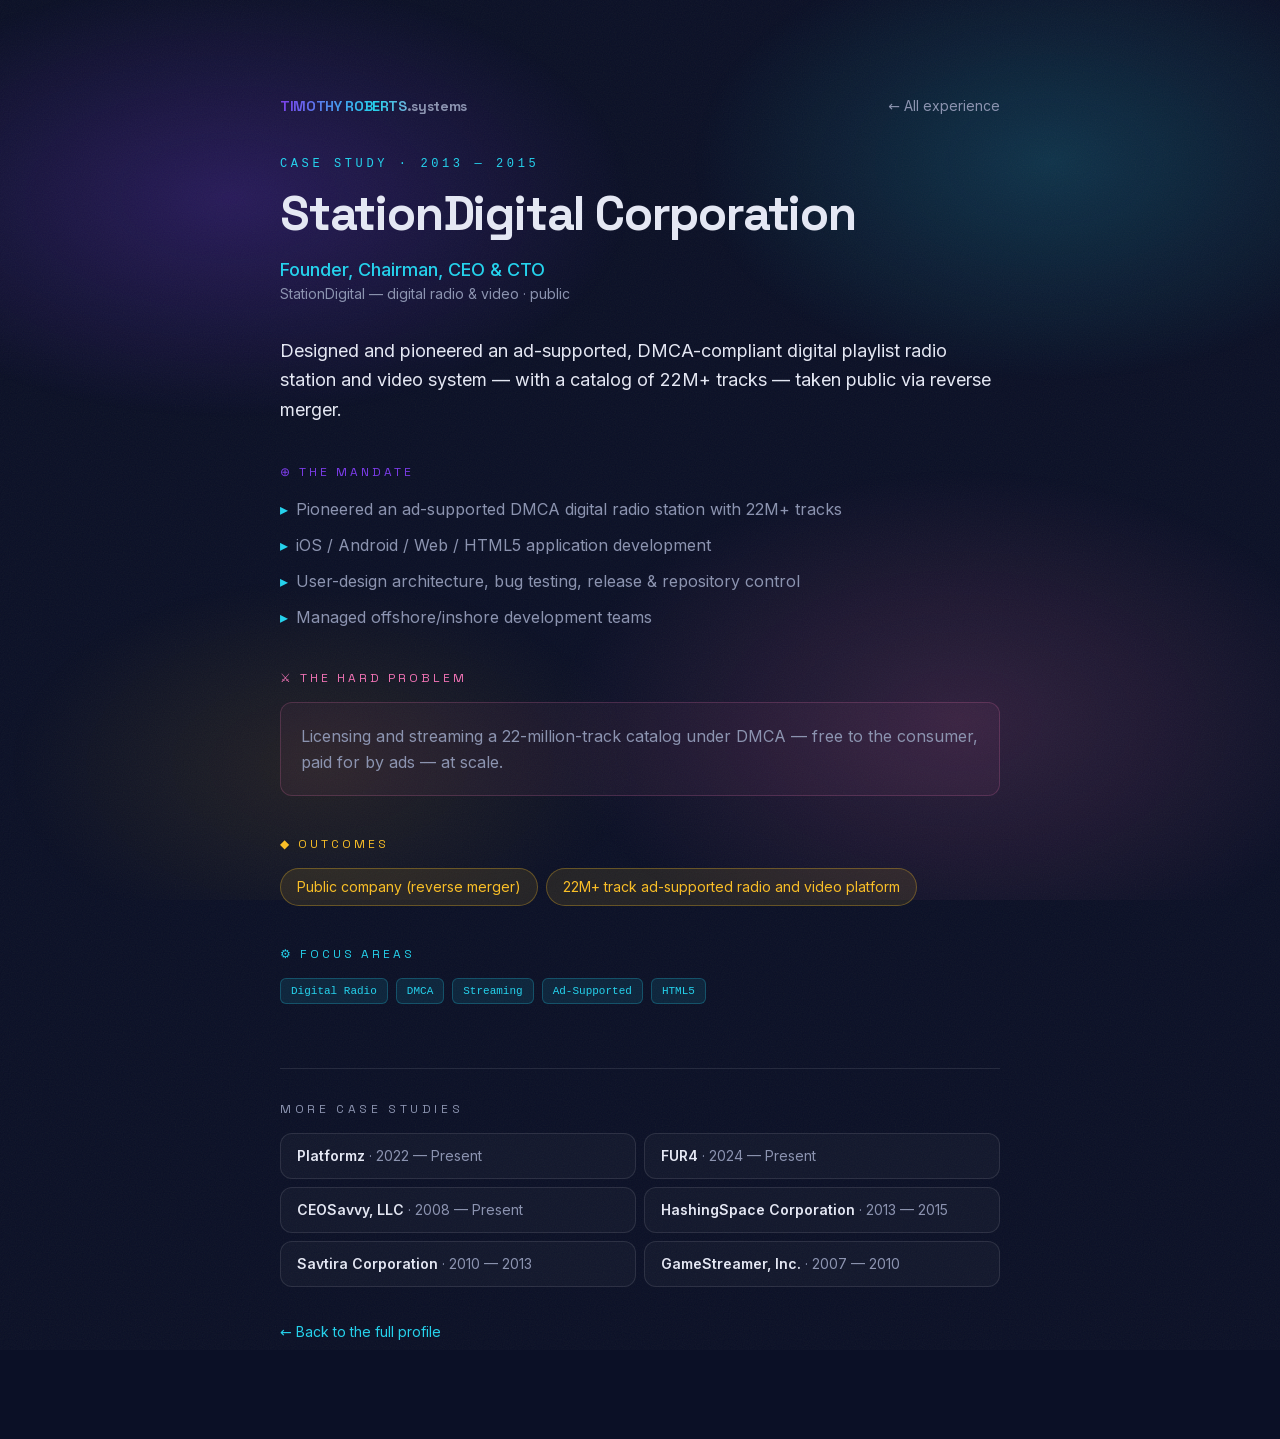
<file: story/stationdigital/index.html>
<!DOCTYPE html><html lang="en" class="space_grotesk_d7b50fc5-module__qeW00a__variable inter_fe8b9d92-module__LINzvG__variable antialiased"><head><meta charSet="utf-8"/><meta name="viewport" content="width=device-width, initial-scale=1"/><link rel="preload" href="/_next/static/media/0c89a48fa5027cee-s.p.2cyn07wtgehh0.woff2" as="font" crossorigin="" type="font/woff2"/><link rel="preload" href="/_next/static/media/83afe278b6a6bb3c-s.p.2bn3s6zvc0dyp.woff2" as="font" crossorigin="" type="font/woff2"/><link rel="stylesheet" href="/_next/static/chunks/2yo6b--t10zj8.css" data-precedence="next"/><link rel="preload" as="script" fetchPriority="low" href="/_next/static/chunks/1pvb0-k0k5dow.js"/><script src="/_next/static/chunks/3j27vzhmynpf5.js" async=""></script><script src="/_next/static/chunks/3jh1u-s3k0bkk.js" async=""></script><script src="/_next/static/chunks/1o-m9ax_2wld_.js" async=""></script><script src="/_next/static/chunks/2kqrbujyxigm8.js" async=""></script><script src="/_next/static/chunks/turbopack-3byfdr1xfbjph.js" async=""></script><script src="/_next/static/chunks/05-c3ty_6dwfk.js" async=""></script><script src="/_next/static/chunks/14mrh2-p_w84d.js" async=""></script><script src="/_next/static/chunks/0yz-2zz_t4sc5.js" async=""></script><meta name="next-size-adjust" content=""/><title>StationDigital Corporation — Founder, Chairman, CEO &amp; CTO | Timothy Munro Roberts</title><meta name="description" content="Designed and pioneered an ad-supported, DMCA-compliant digital playlist radio station and video system — with a catalog of 22M+ tracks — taken public via reverse merger."/><link rel="author" href="https://timothymunroroberts.com"/><meta name="author" content="Timothy Munro Roberts"/><meta name="keywords" content="Timothy Munro Roberts,Tim Roberts,SAVVIS founder,Intira,Savtira,Phantom Entertainment,Platformz,FUR4,enterprise architect,cloud computing pioneer,AI platform"/><meta name="robots" content="index, follow"/><link rel="canonical" href="https://timothymunroroberts.com/story/stationdigital/"/><meta property="og:title" content="StationDigital Corporation — Founder, Chairman, CEO &amp; CTO | Timothy Munro Roberts"/><meta property="og:description" content="Designed and pioneered an ad-supported, DMCA-compliant digital playlist radio station and video system — with a catalog of 22M+ tracks — taken public via reverse merger."/><meta property="og:url" content="https://timothymunroroberts.com/story/stationdigital/"/><meta property="og:image" content="https://timothymunroroberts.com/og.png"/><meta property="og:image:width" content="1200"/><meta property="og:image:height" content="630"/><meta property="og:image:alt" content="Timothy Munro Roberts"/><meta property="og:type" content="article"/><meta name="twitter:card" content="summary_large_image"/><meta name="twitter:title" content="StationDigital Corporation — Founder, Chairman, CEO &amp; CTO | Timothy Munro Roberts"/><meta name="twitter:description" content="Designed and pioneered an ad-supported, DMCA-compliant digital playlist radio station and video system — with a catalog of 22M+ tracks — taken public via reverse merger."/><meta name="twitter:image" content="https://timothymunroroberts.com/og.png"/><link rel="icon" href="/icon.svg?icon.36syc_q5130qh.svg" sizes="any" type="image/svg+xml"/><script src="/_next/static/chunks/0cz1d0mv5g_q7.js" noModule=""></script></head><body class="grain"><div hidden=""><!--$--><!--/$--></div><script type="application/ld+json">[{"@context":"https://schema.org","@type":"Person","@id":"https://timothymunroroberts.com/#person","name":"Timothy Munro Roberts","alternateName":["Tim Roberts","Timothy Roberts","Tim Munro Roberts"],"url":"https://timothymunroroberts.com","image":"https://timothymunroroberts.com/portrait.jpg","description":"Timothy Munro Roberts is a technology founder, enterprise architect, and platform designer with 25+ years building and scaling high-availability commerce and infrastructure platforms. He co-founded SAVVIS Communications (NASDAQ: SVVS; later acquired by CenturyLink for ~$3.4B), founded Intira (the first company to sell cloud computing as a service; lineage acquired by Verizon for ~$1.6B via Terremark), and took Phantom Entertainment, StationDigital, and HashingSpace public. Today he is CEO of Platformz and COO/CTO of FUR4.","jobTitle":"Chief Executive Officer & Chief Technology Officer","email":"mailto:tim@platformz.us","telephone":"+1-636-735-1657","worksFor":[{"@type":"Organization","name":"Platformz","url":"https://platformz.us"},{"@type":"Organization","name":"FUR4","url":"https://fur4.com"}],"alumniOf":[{"@type":"CollegeOrUniversity","name":"Missouri Valley College"},{"@type":"CollegeOrUniversity","name":"Missouri State University"}],"birthPlace":{"@type":"Place","name":"St. Louis, Missouri, USA"},"homeLocation":{"@type":"Place","name":"St. Louis, Missouri, USA"},"knowsAbout":["Enterprise software architecture","Cloud computing","Internet infrastructure","Data centers & managed hosting","Digital commerce","Omnichannel retail","Bitcoin & blockchain","AI platforms","Multi-tenant SaaS","Magento"],"award":["St. Louis Business Journal 30 Under 30","St. Louis Business Journal 40 Under 40","St. Louis Top 100 of the Millennium"],"sameAs":["https://www.linkedin.com/in/platformz","https://github.com/azaworld","https://platformz.us","https://fur4.com","https://www.phantom.net","https://builtbeforecloud.com","https://builtbeforecloud.com/about-tim"],"subjectOf":{"@type":"WebSite","name":"Built Before the Cloud","url":"https://builtbeforecloud.com","description":"The firsthand, research-supported story of Timothy Munro Roberts (Tim Roberts)—from Whackoland BBS to Savvis, Intira's NetSourcing and Platformz."}},{"@context":"https://schema.org","@type":"Organization","@id":"https://platformz.us/#org","name":"Platformz","url":"https://platformz.us","description":"A multi-tenant, enterprise-class commerce platform and agency powering consumer brands across pet, sports, and other verticals.","founder":{"@id":"https://timothymunroroberts.com/#person"},"sameAs":["https://builtbeforecloud.com/platformz"]},{"@context":"https://schema.org","@type":"Organization","@id":"https://fur4.com/#org","name":"FUR4","url":"https://fur4.com","description":"A premium pet-grooming brand led by the original inventor of the Furminator, and the production environment for Platformz."},{"@context":"https://schema.org","@type":"WebSite","@id":"https://timothymunroroberts.com/#website","url":"https://timothymunroroberts.com","name":"Timothy Munro Roberts — Official Site","about":{"@id":"https://timothymunroroberts.com/#person"},"inLanguage":"en-US"}]</script><div class="aurora-bg" aria-hidden="true"></div><script type="application/ld+json">[{"@context":"https://schema.org","@type":"Article","@id":"https://timothymunroroberts.com/story/stationdigital/#article","headline":"StationDigital Corporation — Founder, Chairman, CEO & CTO","description":"Designed and pioneered an ad-supported, DMCA-compliant digital playlist radio station and video system — with a catalog of 22M+ tracks — taken public via reverse merger.","image":"https://timothymunroroberts.com/portrait.jpg","author":{"@type":"Person","@id":"https://timothymunroroberts.com/#person","name":"Timothy Munro Roberts","url":"https://timothymunroroberts.com"},"publisher":{"@type":"Person","@id":"https://timothymunroroberts.com/#person","name":"Timothy Munro Roberts"},"about":{"@id":"https://timothymunroroberts.com/#person"},"mainEntityOfPage":"https://timothymunroroberts.com/story/stationdigital/","articleSection":"StationDigital — digital radio & video · public","keywords":"Digital Radio, DMCA, Streaming, Ad-Supported, HTML5"},{"@context":"https://schema.org","@type":"BreadcrumbList","itemListElement":[{"@type":"ListItem","position":1,"name":"Timothy Munro Roberts","item":"https://timothymunroroberts.com/"},{"@type":"ListItem","position":2,"name":"Story","item":"https://timothymunroroberts.com/#missions"},{"@type":"ListItem","position":3,"name":"StationDigital Corporation","item":"https://timothymunroroberts.com/story/stationdigital/"}]}]</script><main class="mx-auto w-full max-w-3xl px-6 py-16 sm:py-24"><nav class="mb-10 flex items-center justify-between text-sm"><a class="font-display font-bold tracking-tight" href="/"><span class="text-aurora">TIMOTHY ROBERTS</span><span class="text-muted">.systems</span></a><a class="text-muted transition-colors hover:text-cyan" href="/#missions">← All experience</a></nav><article><p class="font-mono text-xs uppercase tracking-[0.3em] text-cyan">case study<!-- --> · <!-- -->2013 — 2015</p><h1 class="font-display mt-3 text-4xl font-bold leading-tight tracking-tight sm:text-5xl">StationDigital Corporation</h1><p class="mt-3 text-lg font-medium text-cyan">Founder, Chairman, CEO &amp; CTO</p><p class="text-sm text-muted">StationDigital — digital radio &amp; video · public</p><p class="mt-8 text-lg leading-relaxed text-text">Designed and pioneered an ad-supported, DMCA-compliant digital playlist radio station and video system — with a catalog of 22M+ tracks — taken public via reverse merger.</p><section class="mt-10"><h2 class="font-mono text-xs uppercase tracking-[0.25em] text-violet">⊕ The mandate</h2><ul class="mt-4 space-y-2.5"><li class="flex gap-2 leading-relaxed text-muted"><span class="text-cyan" aria-hidden="true">▸</span>Pioneered an ad-supported DMCA digital radio station with 22M+ tracks</li><li class="flex gap-2 leading-relaxed text-muted"><span class="text-cyan" aria-hidden="true">▸</span>iOS / Android / Web / HTML5 application development</li><li class="flex gap-2 leading-relaxed text-muted"><span class="text-cyan" aria-hidden="true">▸</span>User-design architecture, bug testing, release &amp; repository control</li><li class="flex gap-2 leading-relaxed text-muted"><span class="text-cyan" aria-hidden="true">▸</span>Managed offshore/inshore development teams</li></ul></section><section class="mt-10"><h2 class="font-mono text-xs uppercase tracking-[0.25em] text-magenta">⚔ The hard problem</h2><p class="mt-4 rounded-xl border border-magenta/20 bg-magenta/5 p-5 leading-relaxed text-muted">Licensing and streaming a 22-million-track catalog under DMCA — free to the consumer, paid for by ads — at scale.</p></section><section class="mt-10"><h2 class="font-mono text-xs uppercase tracking-[0.25em] text-amber">◆ Outcomes</h2><ul class="mt-4 flex flex-wrap gap-2"><li class="rounded-full border border-amber/30 bg-amber/10 px-4 py-2 text-sm text-amber">Public company (reverse merger)</li><li class="rounded-full border border-amber/30 bg-amber/10 px-4 py-2 text-sm text-amber">22M+ track ad-supported radio and video platform</li></ul></section><section class="mt-10"><h2 class="font-mono text-xs uppercase tracking-[0.25em] text-cyan">⚙ Focus areas</h2><ul class="mt-4 flex flex-wrap gap-2"><li class="rounded-md border border-cyan/25 bg-cyan/10 px-2.5 py-1 font-mono text-[11px] text-cyan">Digital Radio</li><li class="rounded-md border border-cyan/25 bg-cyan/10 px-2.5 py-1 font-mono text-[11px] text-cyan">DMCA</li><li class="rounded-md border border-cyan/25 bg-cyan/10 px-2.5 py-1 font-mono text-[11px] text-cyan">Streaming</li><li class="rounded-md border border-cyan/25 bg-cyan/10 px-2.5 py-1 font-mono text-[11px] text-cyan">Ad-Supported</li><li class="rounded-md border border-cyan/25 bg-cyan/10 px-2.5 py-1 font-mono text-[11px] text-cyan">HTML5</li></ul></section></article><aside class="mt-16 border-t border-white/10 pt-8"><h2 class="font-mono text-xs uppercase tracking-[0.3em] text-muted">More case studies</h2><ul class="mt-4 grid gap-2 sm:grid-cols-2"><li><a class="block rounded-xl border border-white/10 bg-white/[0.03] px-4 py-3 text-sm transition-colors hover:border-cyan/40 hover:text-cyan" href="/story/platformz/"><span class="font-semibold">Platformz</span><span class="ml-1 text-muted">· <!-- -->2022 — Present</span></a></li><li><a class="block rounded-xl border border-white/10 bg-white/[0.03] px-4 py-3 text-sm transition-colors hover:border-cyan/40 hover:text-cyan" href="/story/fur4/"><span class="font-semibold">FUR4</span><span class="ml-1 text-muted">· <!-- -->2024 — Present</span></a></li><li><a class="block rounded-xl border border-white/10 bg-white/[0.03] px-4 py-3 text-sm transition-colors hover:border-cyan/40 hover:text-cyan" href="/story/ceosavvy/"><span class="font-semibold">CEOSavvy, LLC</span><span class="ml-1 text-muted">· <!-- -->2008 — Present</span></a></li><li><a class="block rounded-xl border border-white/10 bg-white/[0.03] px-4 py-3 text-sm transition-colors hover:border-cyan/40 hover:text-cyan" href="/story/hashingspace/"><span class="font-semibold">HashingSpace Corporation</span><span class="ml-1 text-muted">· <!-- -->2013 — 2015</span></a></li><li><a class="block rounded-xl border border-white/10 bg-white/[0.03] px-4 py-3 text-sm transition-colors hover:border-cyan/40 hover:text-cyan" href="/story/savtira/"><span class="font-semibold">Savtira Corporation</span><span class="ml-1 text-muted">· <!-- -->2010 — 2013</span></a></li><li><a class="block rounded-xl border border-white/10 bg-white/[0.03] px-4 py-3 text-sm transition-colors hover:border-cyan/40 hover:text-cyan" href="/story/gamestreamer/"><span class="font-semibold">GameStreamer, Inc.</span><span class="ml-1 text-muted">· <!-- -->2007 — 2010</span></a></li></ul><p class="mt-8"><a class="text-sm text-cyan hover:underline" href="/">← Back to the full profile</a></p></aside></main><!--$--><!--/$--><script src="/_next/static/chunks/1pvb0-k0k5dow.js" id="_R_" async=""></script><script>(self.__next_f=self.__next_f||[]).push([0])</script><script>self.__next_f.push([1,"1:\"$Sreact.fragment\"\na:I[68027,[\"/_next/static/chunks/05-c3ty_6dwfk.js\",\"/_next/static/chunks/14mrh2-p_w84d.js\"],\"default\",1]\n:HL[\"/_next/static/chunks/2yo6b--t10zj8.css\",\"style\"]\n:HL[\"/_next/static/media/0c89a48fa5027cee-s.p.2cyn07wtgehh0.woff2\",\"font\",{\"crossOrigin\":\"\",\"type\":\"font/woff2\"}]\n:HL[\"/_next/static/media/83afe278b6a6bb3c-s.p.2bn3s6zvc0dyp.woff2\",\"font\",{\"crossOrigin\":\"\",\"type\":\"font/woff2\"}]\n2:Tc67,"])</script><script>self.__next_f.push([1,"[{\"@context\":\"https://schema.org\",\"@type\":\"Person\",\"@id\":\"https://timothymunroroberts.com/#person\",\"name\":\"Timothy Munro Roberts\",\"alternateName\":[\"Tim Roberts\",\"Timothy Roberts\",\"Tim Munro Roberts\"],\"url\":\"https://timothymunroroberts.com\",\"image\":\"https://timothymunroroberts.com/portrait.jpg\",\"description\":\"Timothy Munro Roberts is a technology founder, enterprise architect, and platform designer with 25+ years building and scaling high-availability commerce and infrastructure platforms. He co-founded SAVVIS Communications (NASDAQ: SVVS; later acquired by CenturyLink for ~$3.4B), founded Intira (the first company to sell cloud computing as a service; lineage acquired by Verizon for ~$1.6B via Terremark), and took Phantom Entertainment, StationDigital, and HashingSpace public. Today he is CEO of Platformz and COO/CTO of FUR4.\",\"jobTitle\":\"Chief Executive Officer \u0026 Chief Technology Officer\",\"email\":\"mailto:tim@platformz.us\",\"telephone\":\"+1-636-735-1657\",\"worksFor\":[{\"@type\":\"Organization\",\"name\":\"Platformz\",\"url\":\"https://platformz.us\"},{\"@type\":\"Organization\",\"name\":\"FUR4\",\"url\":\"https://fur4.com\"}],\"alumniOf\":[{\"@type\":\"CollegeOrUniversity\",\"name\":\"Missouri Valley College\"},{\"@type\":\"CollegeOrUniversity\",\"name\":\"Missouri State University\"}],\"birthPlace\":{\"@type\":\"Place\",\"name\":\"St. Louis, Missouri, USA\"},\"homeLocation\":{\"@type\":\"Place\",\"name\":\"St. Louis, Missouri, USA\"},\"knowsAbout\":[\"Enterprise software architecture\",\"Cloud computing\",\"Internet infrastructure\",\"Data centers \u0026 managed hosting\",\"Digital commerce\",\"Omnichannel retail\",\"Bitcoin \u0026 blockchain\",\"AI platforms\",\"Multi-tenant SaaS\",\"Magento\"],\"award\":[\"St. Louis Business Journal 30 Under 30\",\"St. Louis Business Journal 40 Under 40\",\"St. Louis Top 100 of the Millennium\"],\"sameAs\":[\"https://www.linkedin.com/in/platformz\",\"https://github.com/azaworld\",\"https://platformz.us\",\"https://fur4.com\",\"https://www.phantom.net\",\"https://builtbeforecloud.com\",\"https://builtbeforecloud.com/about-tim\"],\"subjectOf\":{\"@type\":\"WebSite\",\"name\":\"Built Before the Cloud\",\"url\":\"https://builtbeforecloud.com\",\"description\":\"The firsthand, research-supported story of Timothy Munro Roberts (Tim Roberts)—from Whackoland BBS to Savvis, Intira's NetSourcing and Platformz.\"}},{\"@context\":\"https://schema.org\",\"@type\":\"Organization\",\"@id\":\"https://platformz.us/#org\",\"name\":\"Platformz\",\"url\":\"https://platformz.us\",\"description\":\"A multi-tenant, enterprise-class commerce platform and agency powering consumer brands across pet, sports, and other verticals.\",\"founder\":{\"@id\":\"https://timothymunroroberts.com/#person\"},\"sameAs\":[\"https://builtbeforecloud.com/platformz\"]},{\"@context\":\"https://schema.org\",\"@type\":\"Organization\",\"@id\":\"https://fur4.com/#org\",\"name\":\"FUR4\",\"url\":\"https://fur4.com\",\"description\":\"A premium pet-grooming brand led by the original inventor of the Furminator, and the production environment for Platformz.\"},{\"@context\":\"https://schema.org\",\"@type\":\"WebSite\",\"@id\":\"https://timothymunroroberts.com/#website\",\"url\":\"https://timothymunroroberts.com\",\"name\":\"Timothy Munro Roberts — Official Site\",\"about\":{\"@id\":\"https://timothymunroroberts.com/#person\"},\"inLanguage\":\"en-US\"}]"])</script><script>self.__next_f.push([1,"0:{\"P\":null,\"c\":[\"\",\"story\",\"stationdigital\",\"\"],\"q\":\"\",\"i\":false,\"f\":[[[\"\",{\"children\":[\"story\",{\"children\":[[\"slug\",\"stationdigital\",\"d\",null],{\"children\":[\"__PAGE__\",{}]}]}]},\"$undefined\",\"$undefined\",16],[[\"$\",\"$1\",\"c\",{\"children\":[[[\"$\",\"link\",\"0\",{\"rel\":\"stylesheet\",\"href\":\"/_next/static/chunks/2yo6b--t10zj8.css\",\"precedence\":\"next\",\"crossOrigin\":\"$undefined\",\"nonce\":\"$undefined\"}],[\"$\",\"script\",\"script-0\",{\"src\":\"/_next/static/chunks/05-c3ty_6dwfk.js\",\"async\":true,\"nonce\":\"$undefined\"}],[\"$\",\"script\",\"script-1\",{\"src\":\"/_next/static/chunks/14mrh2-p_w84d.js\",\"async\":true,\"nonce\":\"$undefined\"}]],[\"$\",\"html\",null,{\"lang\":\"en\",\"className\":\"space_grotesk_d7b50fc5-module__qeW00a__variable inter_fe8b9d92-module__LINzvG__variable antialiased\",\"suppressHydrationWarning\":true,\"children\":[\"$\",\"body\",null,{\"className\":\"grain\",\"children\":[[\"$\",\"script\",null,{\"type\":\"application/ld+json\",\"dangerouslySetInnerHTML\":{\"__html\":\"$2\"}}],\"$L3\",\"$L4\"]}]}]]}],{\"children\":[\"$L5\",{\"children\":[\"$L6\",{\"children\":[\"$L7\",{},null,false,null]},null,false,\"$@8\"]},null,false,\"$@8\"]},null,false,null],\"$L9\",false]],\"m\":\"$undefined\",\"G\":[\"$a\",[\"$Lb\"]],\"S\":true,\"h\":null,\"s\":\"$undefined\",\"l\":\"$undefined\",\"p\":\"$undefined\",\"d\":\"$undefined\",\"b\":\"YXJHbZlnj5XeFRCSqd8gn\"}\n"])</script><script>self.__next_f.push([1,"c:I[39756,[\"/_next/static/chunks/05-c3ty_6dwfk.js\",\"/_next/static/chunks/14mrh2-p_w84d.js\"],\"default\"]\nd:I[37457,[\"/_next/static/chunks/05-c3ty_6dwfk.js\",\"/_next/static/chunks/14mrh2-p_w84d.js\"],\"default\"]\nf:I[97367,[\"/_next/static/chunks/05-c3ty_6dwfk.js\",\"/_next/static/chunks/14mrh2-p_w84d.js\"],\"OutletBoundary\"]\n10:\"$Sreact.suspense\"\n13:I[97367,[\"/_next/static/chunks/05-c3ty_6dwfk.js\",\"/_next/static/chunks/14mrh2-p_w84d.js\"],\"ViewportBoundary\"]\n15:I[97367,[\"/_next/static/chunks/05-c3ty_6dwfk.js\",\"/_next/static/chunks/14mrh2-p_w84d.js\"],\"MetadataBoundary\"]\n3:[\"$\",\"div\",null,{\"className\":\"aurora-bg\",\"aria-hidden\":true}]\n"])</script><script>self.__next_f.push([1,"4:[\"$\",\"$Lc\",null,{\"parallelRouterKey\":\"children\",\"error\":\"$undefined\",\"errorStyles\":\"$undefined\",\"errorScripts\":\"$undefined\",\"template\":[\"$\",\"$Ld\",null,{}],\"templateStyles\":\"$undefined\",\"templateScripts\":\"$undefined\",\"notFound\":[[[\"$\",\"title\",null,{\"children\":\"404: This page could not be found.\"}],[\"$\",\"div\",null,{\"style\":{\"fontFamily\":\"system-ui,\\\"Segoe UI\\\",Roboto,Helvetica,Arial,sans-serif,\\\"Apple Color Emoji\\\",\\\"Segoe UI Emoji\\\"\",\"height\":\"100vh\",\"textAlign\":\"center\",\"display\":\"flex\",\"flexDirection\":\"column\",\"alignItems\":\"center\",\"justifyContent\":\"center\"},\"children\":[\"$\",\"div\",null,{\"children\":[[\"$\",\"style\",null,{\"dangerouslySetInnerHTML\":{\"__html\":\"body{color:#000;background:#fff;margin:0}.next-error-h1{border-right:1px solid rgba(0,0,0,.3)}@media (prefers-color-scheme:dark){body{color:#fff;background:#000}.next-error-h1{border-right:1px solid rgba(255,255,255,.3)}}\"}}],[\"$\",\"h1\",null,{\"className\":\"next-error-h1\",\"style\":{\"display\":\"inline-block\",\"margin\":\"0 20px 0 0\",\"padding\":\"0 23px 0 0\",\"fontSize\":24,\"fontWeight\":500,\"verticalAlign\":\"top\",\"lineHeight\":\"49px\"},\"children\":404}],[\"$\",\"div\",null,{\"style\":{\"display\":\"inline-block\"},\"children\":[\"$\",\"h2\",null,{\"style\":{\"fontSize\":14,\"fontWeight\":400,\"lineHeight\":\"49px\",\"margin\":0},\"children\":\"This page could not be found.\"}]}]]}]}]],[]],\"forbidden\":\"$undefined\",\"unauthorized\":\"$undefined\"}]\n"])</script><script>self.__next_f.push([1,"5:[\"$\",\"$1\",\"c\",{\"children\":[null,[\"$\",\"$Lc\",null,{\"parallelRouterKey\":\"children\",\"error\":\"$undefined\",\"errorStyles\":\"$undefined\",\"errorScripts\":\"$undefined\",\"template\":[\"$\",\"$Ld\",null,{}],\"templateStyles\":\"$undefined\",\"templateScripts\":\"$undefined\",\"notFound\":\"$undefined\",\"forbidden\":\"$undefined\",\"unauthorized\":\"$undefined\"}]]}]\n6:[\"$\",\"$1\",\"c\",{\"children\":[null,[\"$\",\"$Lc\",null,{\"parallelRouterKey\":\"children\",\"error\":\"$undefined\",\"errorStyles\":\"$undefined\",\"errorScripts\":\"$undefined\",\"template\":[\"$\",\"$Ld\",null,{}],\"templateStyles\":\"$undefined\",\"templateScripts\":\"$undefined\",\"notFound\":\"$undefined\",\"forbidden\":\"$undefined\",\"unauthorized\":\"$undefined\"}]]}]\n7:[\"$\",\"$1\",\"c\",{\"children\":[\"$Le\",[[\"$\",\"script\",\"script-0\",{\"src\":\"/_next/static/chunks/0yz-2zz_t4sc5.js\",\"async\":true,\"nonce\":\"$undefined\"}]],[\"$\",\"$Lf\",null,{\"children\":[\"$\",\"$10\",null,{\"name\":\"Next.MetadataOutlet\",\"children\":\"$@11\"}]}]]}]\n12:[]\n8:\"$W12\"\n9:[\"$\",\"$1\",\"h\",{\"children\":[null,[\"$\",\"$L13\",null,{\"children\":\"$L14\"}],[\"$\",\"div\",null,{\"hidden\":true,\"children\":[\"$\",\"$L15\",null,{\"children\":[\"$\",\"$10\",null,{\"name\":\"Next.Metadata\",\"children\":\"$L16\"}]}]}],[\"$\",\"meta\",null,{\"name\":\"next-size-adjust\",\"content\":\"\"}]]}]\nb:[\"$\",\"link\",\"0\",{\"rel\":\"stylesheet\",\"href\":\"/_next/static/chunks/2yo6b--t10zj8.css\",\"precedence\":\"next\",\"crossOrigin\":\"$undefined\",\"nonce\":\"$undefined\"}]\n"])</script><script>self.__next_f.push([1,"18:I[22016,[\"/_next/static/chunks/05-c3ty_6dwfk.js\",\"/_next/static/chunks/14mrh2-p_w84d.js\",\"/_next/static/chunks/0yz-2zz_t4sc5.js\"],\"\"]\n17:T569,"])</script><script>self.__next_f.push([1,"[{\"@context\":\"https://schema.org\",\"@type\":\"Article\",\"@id\":\"https://timothymunroroberts.com/story/stationdigital/#article\",\"headline\":\"StationDigital Corporation — Founder, Chairman, CEO \u0026 CTO\",\"description\":\"Designed and pioneered an ad-supported, DMCA-compliant digital playlist radio station and video system — with a catalog of 22M+ tracks — taken public via reverse merger.\",\"image\":\"https://timothymunroroberts.com/portrait.jpg\",\"author\":{\"@type\":\"Person\",\"@id\":\"https://timothymunroroberts.com/#person\",\"name\":\"Timothy Munro Roberts\",\"url\":\"https://timothymunroroberts.com\"},\"publisher\":{\"@type\":\"Person\",\"@id\":\"https://timothymunroroberts.com/#person\",\"name\":\"Timothy Munro Roberts\"},\"about\":{\"@id\":\"https://timothymunroroberts.com/#person\"},\"mainEntityOfPage\":\"https://timothymunroroberts.com/story/stationdigital/\",\"articleSection\":\"StationDigital — digital radio \u0026 video · public\",\"keywords\":\"Digital Radio, DMCA, Streaming, Ad-Supported, HTML5\"},{\"@context\":\"https://schema.org\",\"@type\":\"BreadcrumbList\",\"itemListElement\":[{\"@type\":\"ListItem\",\"position\":1,\"name\":\"Timothy Munro Roberts\",\"item\":\"https://timothymunroroberts.com/\"},{\"@type\":\"ListItem\",\"position\":2,\"name\":\"Story\",\"item\":\"https://timothymunroroberts.com/#missions\"},{\"@type\":\"ListItem\",\"position\":3,\"name\":\"StationDigital Corporation\",\"item\":\"https://timothymunroroberts.com/story/stationdigital/\"}]}]"])</script><script>self.__next_f.push([1,"e:[[\"$\",\"script\",null,{\"type\":\"application/ld+json\",\"dangerouslySetInnerHTML\":{\"__html\":\"$17\"}}],[\"$\",\"main\",null,{\"className\":\"mx-auto w-full max-w-3xl px-6 py-16 sm:py-24\",\"children\":[[\"$\",\"nav\",null,{\"className\":\"mb-10 flex items-center justify-between text-sm\",\"children\":[[\"$\",\"$L18\",null,{\"href\":\"/\",\"className\":\"font-display font-bold tracking-tight\",\"children\":[[\"$\",\"span\",null,{\"className\":\"text-aurora\",\"children\":\"TIMOTHY ROBERTS\"}],[\"$\",\"span\",null,{\"className\":\"text-muted\",\"children\":\".systems\"}]]}],[\"$\",\"$L18\",null,{\"href\":\"/#missions\",\"className\":\"text-muted transition-colors hover:text-cyan\",\"children\":\"← All experience\"}]]}],[\"$\",\"article\",null,{\"children\":[[\"$\",\"p\",null,{\"className\":\"font-mono text-xs uppercase tracking-[0.3em] text-cyan\",\"children\":[\"case study\",\" · \",\"2013 — 2015\"]}],[\"$\",\"h1\",null,{\"className\":\"font-display mt-3 text-4xl font-bold leading-tight tracking-tight sm:text-5xl\",\"children\":\"StationDigital Corporation\"}],[\"$\",\"p\",null,{\"className\":\"mt-3 text-lg font-medium text-cyan\",\"children\":\"Founder, Chairman, CEO \u0026 CTO\"}],[\"$\",\"p\",null,{\"className\":\"text-sm text-muted\",\"children\":\"StationDigital — digital radio \u0026 video · public\"}],[\"$\",\"p\",null,{\"className\":\"mt-8 text-lg leading-relaxed text-text\",\"children\":\"Designed and pioneered an ad-supported, DMCA-compliant digital playlist radio station and video system — with a catalog of 22M+ tracks — taken public via reverse merger.\"}],[\"$\",\"section\",null,{\"className\":\"mt-10\",\"children\":[[\"$\",\"h2\",null,{\"className\":\"font-mono text-xs uppercase tracking-[0.25em] text-violet\",\"children\":\"⊕ The mandate\"}],[\"$\",\"ul\",null,{\"className\":\"mt-4 space-y-2.5\",\"children\":[[\"$\",\"li\",\"Pioneered an ad-supported DMCA digital radio station with 22M+ tracks\",{\"className\":\"flex gap-2 leading-relaxed text-muted\",\"children\":[[\"$\",\"span\",null,{\"className\":\"text-cyan\",\"aria-hidden\":true,\"children\":\"▸\"}],\"Pioneered an ad-supported DMCA digital radio station with 22M+ tracks\"]}],[\"$\",\"li\",\"iOS / Android / Web / HTML5 application development\",{\"className\":\"flex gap-2 leading-relaxed text-muted\",\"children\":[[\"$\",\"span\",null,{\"className\":\"text-cyan\",\"aria-hidden\":true,\"children\":\"▸\"}],\"iOS / Android / Web / HTML5 application development\"]}],[\"$\",\"li\",\"User-design architecture, bug testing, release \u0026 repository control\",{\"className\":\"flex gap-2 leading-relaxed text-muted\",\"children\":[\"$L19\",\"User-design architecture, bug testing, release \u0026 repository control\"]}],\"$L1a\"]}]]}],\"$L1b\",\"$L1c\",\"$L1d\",\"$undefined\"]}],\"$L1e\"]}]]\n"])</script><script>self.__next_f.push([1,"19:[\"$\",\"span\",null,{\"className\":\"text-cyan\",\"aria-hidden\":true,\"children\":\"▸\"}]\n1a:[\"$\",\"li\",\"Managed offshore/inshore development teams\",{\"className\":\"flex gap-2 leading-relaxed text-muted\",\"children\":[[\"$\",\"span\",null,{\"className\":\"text-cyan\",\"aria-hidden\":true,\"children\":\"▸\"}],\"Managed offshore/inshore development teams\"]}]\n1b:[\"$\",\"section\",null,{\"className\":\"mt-10\",\"children\":[[\"$\",\"h2\",null,{\"className\":\"font-mono text-xs uppercase tracking-[0.25em] text-magenta\",\"children\":\"⚔ The hard problem\"}],[\"$\",\"p\",null,{\"className\":\"mt-4 rounded-xl border border-magenta/20 bg-magenta/5 p-5 leading-relaxed text-muted\",\"children\":\"Licensing and streaming a 22-million-track catalog under DMCA — free to the consumer, paid for by ads — at scale.\"}]]}]\n1c:[\"$\",\"section\",null,{\"className\":\"mt-10\",\"children\":[[\"$\",\"h2\",null,{\"className\":\"font-mono text-xs uppercase tracking-[0.25em] text-amber\",\"children\":\"◆ Outcomes\"}],[\"$\",\"ul\",null,{\"className\":\"mt-4 flex flex-wrap gap-2\",\"children\":[[\"$\",\"li\",\"Public company (reverse merger)\",{\"className\":\"rounded-full border border-amber/30 bg-amber/10 px-4 py-2 text-sm text-amber\",\"children\":\"Public company (reverse merger)\"}],[\"$\",\"li\",\"22M+ track ad-supported radio and video platform\",{\"className\":\"rounded-full border border-amber/30 bg-amber/10 px-4 py-2 text-sm text-amber\",\"children\":\"22M+ track ad-supported radio and video platform\"}]]}]]}]\n1d:[\"$\",\"section\",null,{\"className\":\"mt-10\",\"children\":[[\"$\",\"h2\",null,{\"className\":\"font-mono text-xs uppercase tracking-[0.25em] text-cyan\",\"children\":\"⚙ Focus areas\"}],[\"$\",\"ul\",null,{\"className\":\"mt-4 flex flex-wrap gap-2\",\"children\":[[\"$\",\"li\",\"Digital Radio\",{\"className\":\"rounded-md border border-cyan/25 bg-cyan/10 px-2.5 py-1 font-mono text-[11px] text-cyan\",\"children\":\"Digital Radio\"}],[\"$\",\"li\",\"DMCA\",{\"className\":\"rounded-md border border-cyan/25 bg-cyan/10 px-2.5 py-1 font-mono text-[11px] text-cyan\",\"children\":\"DMCA\"}],[\"$\",\"li\",\"Streaming\",{\"className\":\"rounded-md border border-cyan/25 bg-cyan/10 px-2.5 py-1 font-mono text-[11px] text-cyan\",\"children\":\"Streaming\"}],[\"$\",\"li\",\"Ad-Supported\",{\"className\":\"rounded-md border border-cyan/25 bg-cyan/10 px-2.5 py-1 font-mono text-[11px] text-cyan\",\"children\":\"Ad-Supported\"}],[\"$\",\"li\",\"HTML5\",{\"className\":\"rounded-md border border-cyan/25 bg-cyan/10 px-2.5 py-1 font-mono text-[11px] text-cyan\",\"children\":\"HTML5\"}]]}]]}]\n"])</script><script>self.__next_f.push([1,"1e:[\"$\",\"aside\",null,{\"className\":\"mt-16 border-t border-white/10 pt-8\",\"children\":[[\"$\",\"h2\",null,{\"className\":\"font-mono text-xs uppercase tracking-[0.3em] text-muted\",\"children\":\"More case studies\"}],[\"$\",\"ul\",null,{\"className\":\"mt-4 grid gap-2 sm:grid-cols-2\",\"children\":[[\"$\",\"li\",\"platformz\",{\"children\":[\"$\",\"$L18\",null,{\"href\":\"/story/platformz/\",\"className\":\"block rounded-xl border border-white/10 bg-white/[0.03] px-4 py-3 text-sm transition-colors hover:border-cyan/40 hover:text-cyan\",\"children\":[[\"$\",\"span\",null,{\"className\":\"font-semibold\",\"children\":\"Platformz\"}],[\"$\",\"span\",null,{\"className\":\"ml-1 text-muted\",\"children\":[\"· \",\"2022 — Present\"]}]]}]}],[\"$\",\"li\",\"fur4\",{\"children\":[\"$\",\"$L18\",null,{\"href\":\"/story/fur4/\",\"className\":\"block rounded-xl border border-white/10 bg-white/[0.03] px-4 py-3 text-sm transition-colors hover:border-cyan/40 hover:text-cyan\",\"children\":[[\"$\",\"span\",null,{\"className\":\"font-semibold\",\"children\":\"FUR4\"}],[\"$\",\"span\",null,{\"className\":\"ml-1 text-muted\",\"children\":[\"· \",\"2024 — Present\"]}]]}]}],[\"$\",\"li\",\"ceosavvy\",{\"children\":[\"$\",\"$L18\",null,{\"href\":\"/story/ceosavvy/\",\"className\":\"block rounded-xl border border-white/10 bg-white/[0.03] px-4 py-3 text-sm transition-colors hover:border-cyan/40 hover:text-cyan\",\"children\":[[\"$\",\"span\",null,{\"className\":\"font-semibold\",\"children\":\"CEOSavvy, LLC\"}],[\"$\",\"span\",null,{\"className\":\"ml-1 text-muted\",\"children\":[\"· \",\"2008 — Present\"]}]]}]}],[\"$\",\"li\",\"hashingspace\",{\"children\":[\"$\",\"$L18\",null,{\"href\":\"/story/hashingspace/\",\"className\":\"block rounded-xl border border-white/10 bg-white/[0.03] px-4 py-3 text-sm transition-colors hover:border-cyan/40 hover:text-cyan\",\"children\":[[\"$\",\"span\",null,{\"className\":\"font-semibold\",\"children\":\"HashingSpace Corporation\"}],[\"$\",\"span\",null,{\"className\":\"ml-1 text-muted\",\"children\":[\"· \",\"2013 — 2015\"]}]]}]}],[\"$\",\"li\",\"savtira\",{\"children\":[\"$\",\"$L18\",null,{\"href\":\"/story/savtira/\",\"className\":\"block rounded-xl border border-white/10 bg-white/[0.03] px-4 py-3 text-sm transition-colors hover:border-cyan/40 hover:text-cyan\",\"children\":[[\"$\",\"span\",null,{\"className\":\"font-semibold\",\"children\":\"Savtira Corporation\"}],[\"$\",\"span\",null,{\"className\":\"ml-1 text-muted\",\"children\":[\"· \",\"2010 — 2013\"]}]]}]}],[\"$\",\"li\",\"gamestreamer\",{\"children\":[\"$\",\"$L18\",null,{\"href\":\"/story/gamestreamer/\",\"className\":\"block rounded-xl border border-white/10 bg-white/[0.03] px-4 py-3 text-sm transition-colors hover:border-cyan/40 hover:text-cyan\",\"children\":[[\"$\",\"span\",null,{\"className\":\"font-semibold\",\"children\":\"GameStreamer, Inc.\"}],[\"$\",\"span\",null,{\"className\":\"ml-1 text-muted\",\"children\":[\"· \",\"2007 — 2010\"]}]]}]}]]}],[\"$\",\"p\",null,{\"className\":\"mt-8\",\"children\":[\"$\",\"$L18\",null,{\"href\":\"/\",\"className\":\"text-sm text-cyan hover:underline\",\"children\":\"← Back to the full profile\"}]}]]}]\n"])</script><script>self.__next_f.push([1,"14:[[\"$\",\"meta\",\"0\",{\"charSet\":\"utf-8\"}],[\"$\",\"meta\",\"1\",{\"name\":\"viewport\",\"content\":\"width=device-width, initial-scale=1\"}]]\n"])</script><script>self.__next_f.push([1,"1f:I[27201,[\"/_next/static/chunks/05-c3ty_6dwfk.js\",\"/_next/static/chunks/14mrh2-p_w84d.js\"],\"IconMark\"]\n11:null\n"])</script><script>self.__next_f.push([1,"16:[[\"$\",\"title\",\"0\",{\"children\":\"StationDigital Corporation — Founder, Chairman, CEO \u0026 CTO | Timothy Munro Roberts\"}],[\"$\",\"meta\",\"1\",{\"name\":\"description\",\"content\":\"Designed and pioneered an ad-supported, DMCA-compliant digital playlist radio station and video system — with a catalog of 22M+ tracks — taken public via reverse merger.\"}],[\"$\",\"link\",\"2\",{\"rel\":\"author\",\"href\":\"https://timothymunroroberts.com\"}],[\"$\",\"meta\",\"3\",{\"name\":\"author\",\"content\":\"Timothy Munro Roberts\"}],[\"$\",\"meta\",\"4\",{\"name\":\"keywords\",\"content\":\"Timothy Munro Roberts,Tim Roberts,SAVVIS founder,Intira,Savtira,Phantom Entertainment,Platformz,FUR4,enterprise architect,cloud computing pioneer,AI platform\"}],[\"$\",\"meta\",\"5\",{\"name\":\"robots\",\"content\":\"index, follow\"}],[\"$\",\"link\",\"6\",{\"rel\":\"canonical\",\"href\":\"https://timothymunroroberts.com/story/stationdigital/\"}],[\"$\",\"meta\",\"7\",{\"property\":\"og:title\",\"content\":\"StationDigital Corporation — Founder, Chairman, CEO \u0026 CTO | Timothy Munro Roberts\"}],[\"$\",\"meta\",\"8\",{\"property\":\"og:description\",\"content\":\"Designed and pioneered an ad-supported, DMCA-compliant digital playlist radio station and video system — with a catalog of 22M+ tracks — taken public via reverse merger.\"}],[\"$\",\"meta\",\"9\",{\"property\":\"og:url\",\"content\":\"https://timothymunroroberts.com/story/stationdigital/\"}],[\"$\",\"meta\",\"10\",{\"property\":\"og:image\",\"content\":\"https://timothymunroroberts.com/og.png\"}],[\"$\",\"meta\",\"11\",{\"property\":\"og:image:width\",\"content\":\"1200\"}],[\"$\",\"meta\",\"12\",{\"property\":\"og:image:height\",\"content\":\"630\"}],[\"$\",\"meta\",\"13\",{\"property\":\"og:image:alt\",\"content\":\"Timothy Munro Roberts\"}],[\"$\",\"meta\",\"14\",{\"property\":\"og:type\",\"content\":\"article\"}],[\"$\",\"meta\",\"15\",{\"name\":\"twitter:card\",\"content\":\"summary_large_image\"}],[\"$\",\"meta\",\"16\",{\"name\":\"twitter:title\",\"content\":\"StationDigital Corporation — Founder, Chairman, CEO \u0026 CTO | Timothy Munro Roberts\"}],[\"$\",\"meta\",\"17\",{\"name\":\"twitter:description\",\"content\":\"Designed and pioneered an ad-supported, DMCA-compliant digital playlist radio station and video system — with a catalog of 22M+ tracks — taken public via reverse merger.\"}],[\"$\",\"meta\",\"18\",{\"name\":\"twitter:image\",\"content\":\"https://timothymunroroberts.com/og.png\"}],[\"$\",\"link\",\"19\",{\"rel\":\"icon\",\"href\":\"/icon.svg?icon.36syc_q5130qh.svg\",\"sizes\":\"any\",\"type\":\"image/svg+xml\"}],[\"$\",\"$L1f\",\"20\",{}]]\n"])</script></body></html>
</file>
<file: _next/static/chunks/2yo6b--t10zj8.css>
@font-face{font-family:Space Grotesk;font-style:normal;font-weight:300 700;font-display:swap;src:url(../media/32687112bd2dd8db-s.1gepa_7fcx9fm.woff2)format("woff2");unicode-range:U+102-103,U+110-111,U+128-129,U+168-169,U+1A0-1A1,U+1AF-1B0,U+300-301,U+303-304,U+308-309,U+323,U+329,U+1EA0-1EF9,U+20AB}@font-face{font-family:Space Grotesk;font-style:normal;font-weight:300 700;font-display:swap;src:url(../media/28868e710e86be81-s.2eksvhm1z0jwa.woff2)format("woff2");unicode-range:U+100-2BA,U+2BD-2C5,U+2C7-2CC,U+2CE-2D7,U+2DD-2FF,U+304,U+308,U+329,U+1D00-1DBF,U+1E00-1E9F,U+1EF2-1EFF,U+2020,U+20A0-20AB,U+20AD-20C0,U+2113,U+2C60-2C7F,U+A720-A7FF}@font-face{font-family:Space Grotesk;font-style:normal;font-weight:300 700;font-display:swap;src:url(../media/0c89a48fa5027cee-s.p.2cyn07wtgehh0.woff2)format("woff2");unicode-range:U+??,U+131,U+152-153,U+2BB-2BC,U+2C6,U+2DA,U+2DC,U+304,U+308,U+329,U+2000-206F,U+20AC,U+2122,U+2191,U+2193,U+2212,U+2215,U+FEFF,U+FFFD}@font-face{font-family:Space Grotesk Fallback;src:local(Arial);ascent-override:89.71%;descent-override:26.62%;line-gap-override:0.0%;size-adjust:109.69%}.space_grotesk_d7b50fc5-module__qeW00a__className{font-family:Space Grotesk,Space Grotesk Fallback;font-style:normal}.space_grotesk_d7b50fc5-module__qeW00a__variable{--font-space-grotesk:"Space Grotesk", "Space Grotesk Fallback"}
@font-face{font-family:Inter;font-style:normal;font-weight:100 900;font-display:swap;src:url(../media/2c55a0e60120577a-s.0-dom-5bn10r2.woff2)format("woff2");unicode-range:U+460-52F,U+1C80-1C8A,U+20B4,U+2DE0-2DFF,U+A640-A69F,U+FE2E-FE2F}@font-face{font-family:Inter;font-style:normal;font-weight:100 900;font-display:swap;src:url(../media/9c72aa0f40e4eef8-s.1y4-pdgsjb-pw.woff2)format("woff2");unicode-range:U+301,U+400-45F,U+490-491,U+4B0-4B1,U+2116}@font-face{font-family:Inter;font-style:normal;font-weight:100 900;font-display:swap;src:url(../media/ad66f9afd8947f86-s.3lvt2whj97whp.woff2)format("woff2");unicode-range:U+1F??}@font-face{font-family:Inter;font-style:normal;font-weight:100 900;font-display:swap;src:url(../media/5476f68d60460930-s.2uwcyprjm3xu3.woff2)format("woff2");unicode-range:U+370-377,U+37A-37F,U+384-38A,U+38C,U+38E-3A1,U+3A3-3FF}@font-face{font-family:Inter;font-style:normal;font-weight:100 900;font-display:swap;src:url(../media/2bbe8d2671613f1f-s.0k62hbripvv8p.woff2)format("woff2");unicode-range:U+102-103,U+110-111,U+128-129,U+168-169,U+1A0-1A1,U+1AF-1B0,U+300-301,U+303-304,U+308-309,U+323,U+329,U+1EA0-1EF9,U+20AB}@font-face{font-family:Inter;font-style:normal;font-weight:100 900;font-display:swap;src:url(../media/1bffadaabf893a1e-s.3-6t-g6q0vh0a.woff2)format("woff2");unicode-range:U+100-2BA,U+2BD-2C5,U+2C7-2CC,U+2CE-2D7,U+2DD-2FF,U+304,U+308,U+329,U+1D00-1DBF,U+1E00-1E9F,U+1EF2-1EFF,U+2020,U+20A0-20AB,U+20AD-20C0,U+2113,U+2C60-2C7F,U+A720-A7FF}@font-face{font-family:Inter;font-style:normal;font-weight:100 900;font-display:swap;src:url(../media/83afe278b6a6bb3c-s.p.2bn3s6zvc0dyp.woff2)format("woff2");unicode-range:U+??,U+131,U+152-153,U+2BB-2BC,U+2C6,U+2DA,U+2DC,U+304,U+308,U+329,U+2000-206F,U+20AC,U+2122,U+2191,U+2193,U+2212,U+2215,U+FEFF,U+FFFD}@font-face{font-family:Inter Fallback;src:local(Arial);ascent-override:90.44%;descent-override:22.52%;line-gap-override:0.0%;size-adjust:107.12%}.inter_fe8b9d92-module__LINzvG__className{font-family:Inter,Inter Fallback;font-style:normal}.inter_fe8b9d92-module__LINzvG__variable{--font-inter:"Inter", "Inter Fallback"}
@layer properties{@supports (((-webkit-hyphens:none)) and (not (margin-trim:inline))) or ((-moz-orient:inline) and (not (color:rgb(from red r g b)))){*,:before,:after,::backdrop{--tw-translate-x:0;--tw-translate-y:0;--tw-translate-z:0;--tw-scale-x:1;--tw-scale-y:1;--tw-scale-z:1;--tw-rotate-x:initial;--tw-rotate-y:initial;--tw-rotate-z:initial;--tw-skew-x:initial;--tw-skew-y:initial;--tw-space-y-reverse:0;--tw-border-style:solid;--tw-gradient-position:initial;--tw-gradient-from:#0000;--tw-gradient-via:#0000;--tw-gradient-to:#0000;--tw-gradient-stops:initial;--tw-gradient-via-stops:initial;--tw-gradient-from-position:0%;--tw-gradient-via-position:50%;--tw-gradient-to-position:100%;--tw-leading:initial;--tw-font-weight:initial;--tw-tracking:initial;--tw-shadow:0 0 #0000;--tw-shadow-color:initial;--tw-shadow-alpha:100%;--tw-inset-shadow:0 0 #0000;--tw-inset-shadow-color:initial;--tw-inset-shadow-alpha:100%;--tw-ring-color:initial;--tw-ring-shadow:0 0 #0000;--tw-inset-ring-color:initial;--tw-inset-ring-shadow:0 0 #0000;--tw-ring-inset:initial;--tw-ring-offset-width:0px;--tw-ring-offset-color:#fff;--tw-ring-offset-shadow:0 0 #0000;--tw-blur:initial;--tw-brightness:initial;--tw-contrast:initial;--tw-grayscale:initial;--tw-hue-rotate:initial;--tw-invert:initial;--tw-opacity:initial;--tw-saturate:initial;--tw-sepia:initial;--tw-drop-shadow:initial;--tw-drop-shadow-color:initial;--tw-drop-shadow-alpha:100%;--tw-drop-shadow-size:initial;--tw-backdrop-blur:initial;--tw-backdrop-brightness:initial;--tw-backdrop-contrast:initial;--tw-backdrop-grayscale:initial;--tw-backdrop-hue-rotate:initial;--tw-backdrop-invert:initial;--tw-backdrop-opacity:initial;--tw-backdrop-saturate:initial;--tw-backdrop-sepia:initial;--tw-duration:initial;--tw-ease:initial;--border-angle:0deg;--ring-angle:0deg}}}@layer theme{:root,:host{--font-mono:ui-monospace, SFMono-Regular, Menlo, Monaco, Consolas, "Liberation Mono", "Courier New", monospace;--color-black:#000;--color-white:#fff;--spacing:.25rem;--container-xs:20rem;--container-sm:24rem;--container-md:28rem;--container-lg:32rem;--container-xl:36rem;--container-2xl:42rem;--container-3xl:48rem;--container-4xl:56rem;--container-6xl:72rem;--text-xs:.75rem;--text-xs--line-height:calc(1 / .75);--text-sm:.875rem;--text-sm--line-height:calc(1.25 / .875);--text-base:1rem;--text-base--line-height:calc(1.5 / 1);--text-lg:1.125rem;--text-lg--line-height:calc(1.75 / 1.125);--text-xl:1.25rem;--text-xl--line-height:calc(1.75 / 1.25);--text-2xl:1.5rem;--text-2xl--line-height:calc(2 / 1.5);--text-3xl:1.875rem;--text-3xl--line-height:calc(2.25 / 1.875);--text-4xl:2.25rem;--text-4xl--line-height:calc(2.5 / 2.25);--text-5xl:3rem;--text-5xl--line-height:1;--text-7xl:4.5rem;--text-7xl--line-height:1;--font-weight-normal:400;--font-weight-medium:500;--font-weight-semibold:600;--font-weight-bold:700;--tracking-tight:-.025em;--tracking-widest:.1em;--leading-tight:1.25;--leading-snug:1.375;--leading-relaxed:1.625;--radius-md:.375rem;--radius-lg:.5rem;--radius-xl:.75rem;--radius-2xl:1rem;--ease-out:cubic-bezier(0, 0, .2, 1);--animate-spin:spin 1s linear infinite;--animate-pulse:pulse 2s cubic-bezier(.4, 0, .6, 1) infinite;--animate-bounce:bounce 1s infinite;--blur-sm:8px;--blur-2xl:40px;--aspect-video:16 / 9;--default-transition-duration:.15s;--default-transition-timing-function:cubic-bezier(.4, 0, .2, 1);--default-font-family:var(--font-inter);--default-mono-font-family:var(--font-mono)}}@layer base{*,:after,:before,::backdrop{box-sizing:border-box;border:0 solid;margin:0;padding:0}::file-selector-button{box-sizing:border-box;border:0 solid;margin:0;padding:0}html,:host{-webkit-text-size-adjust:100%;tab-size:4;line-height:1.5;font-family:var(--default-font-family,ui-sans-serif, system-ui, sans-serif, "Apple Color Emoji", "Segoe UI Emoji", "Segoe UI Symbol", "Noto Color Emoji");font-feature-settings:var(--default-font-feature-settings,normal);font-variation-settings:var(--default-font-variation-settings,normal);-webkit-tap-highlight-color:transparent}hr{height:0;color:inherit;border-top-width:1px}abbr:where([title]){-webkit-text-decoration:underline dotted;text-decoration:underline dotted}h1,h2,h3,h4,h5,h6{font-size:inherit;font-weight:inherit}a{color:inherit;-webkit-text-decoration:inherit;-webkit-text-decoration:inherit;-webkit-text-decoration:inherit;-webkit-text-decoration:inherit;text-decoration:inherit}b,strong{font-weight:bolder}code,kbd,samp,pre{font-family:var(--default-mono-font-family,ui-monospace, SFMono-Regular, Menlo, Monaco, Consolas, "Liberation Mono", "Courier New", monospace);font-feature-settings:var(--default-mono-font-feature-settings,normal);font-variation-settings:var(--default-mono-font-variation-settings,normal);font-size:1em}small{font-size:80%}sub,sup{vertical-align:baseline;font-size:75%;line-height:0;position:relative}sub{bottom:-.25em}sup{top:-.5em}table{text-indent:0;border-color:inherit;border-collapse:collapse}:-moz-focusring{outline:auto}progress{vertical-align:baseline}summary{display:list-item}ol,ul,menu{list-style:none}img,svg,video,canvas,audio,iframe,embed,object{vertical-align:middle;display:block}img,video{max-width:100%;height:auto}button,input,select,optgroup,textarea{font:inherit;font-feature-settings:inherit;font-variation-settings:inherit;letter-spacing:inherit;color:inherit;opacity:1;background-color:#0000;border-radius:0}::file-selector-button{font:inherit;font-feature-settings:inherit;font-variation-settings:inherit;letter-spacing:inherit;color:inherit;opacity:1;background-color:#0000;border-radius:0}:where(select:is([multiple],[size])) optgroup{font-weight:bolder}:where(select:is([multiple],[size])) optgroup option{padding-inline-start:20px}::file-selector-button{margin-inline-end:4px}::placeholder{opacity:1}@supports (not ((-webkit-appearance:-apple-pay-button))) or (contain-intrinsic-size:1px){::placeholder{color:currentColor}@supports (color:color-mix(in lab, red, red)){::placeholder{color:color-mix(in oklab, currentcolor 50%, transparent)}}}textarea{resize:vertical}::-webkit-search-decoration{-webkit-appearance:none}::-webkit-date-and-time-value{min-height:1lh;text-align:inherit}::-webkit-datetime-edit{display:inline-flex}::-webkit-datetime-edit-fields-wrapper{padding:0}::-webkit-datetime-edit{padding-block:0}::-webkit-datetime-edit-year-field{padding-block:0}::-webkit-datetime-edit-month-field{padding-block:0}::-webkit-datetime-edit-day-field{padding-block:0}::-webkit-datetime-edit-hour-field{padding-block:0}::-webkit-datetime-edit-minute-field{padding-block:0}::-webkit-datetime-edit-second-field{padding-block:0}::-webkit-datetime-edit-millisecond-field{padding-block:0}::-webkit-datetime-edit-meridiem-field{padding-block:0}::-webkit-calendar-picker-indicator{line-height:1}:-moz-ui-invalid{box-shadow:none}button,input:where([type=button],[type=reset],[type=submit]){appearance:button}::file-selector-button{appearance:button}::-webkit-inner-spin-button{height:auto}::-webkit-outer-spin-button{height:auto}[hidden]:where(:not([hidden=until-found])){display:none!important}}@layer components;@layer utilities{.pointer-events-none{pointer-events:none}.collapse{visibility:collapse}.visible{visibility:visible}.absolute{position:absolute}.fixed{position:fixed}.relative{position:relative}.static{position:static}.inset-0{inset:calc(var(--spacing) * 0)}.inset-x-0{inset-inline:calc(var(--spacing) * 0)}.-top-10{top:calc(var(--spacing) * -10)}.top-0{top:calc(var(--spacing) * 0)}.top-1{top:calc(var(--spacing) * 1)}.top-2{top:calc(var(--spacing) * 2)}.top-4{top:calc(var(--spacing) * 4)}.top-\[18\%\]{top:18%}.top-\[60\%\]{top:60%}.top-\[calc\(100\%\+0\.5rem\)\]{top:calc(100% + .5rem)}.top-full{top:100%}.-right-10{right:calc(var(--spacing) * -10)}.right-0{right:calc(var(--spacing) * 0)}.right-4{right:calc(var(--spacing) * 4)}.right-5{right:calc(var(--spacing) * 5)}.right-\[8\%\]{right:8%}.right-\[20\%\]{right:20%}.-bottom-3{bottom:calc(var(--spacing) * -3)}.bottom-0{bottom:calc(var(--spacing) * 0)}.bottom-2{bottom:calc(var(--spacing) * 2)}.bottom-4{bottom:calc(var(--spacing) * 4)}.bottom-5{bottom:calc(var(--spacing) * 5)}.bottom-6{bottom:calc(var(--spacing) * 6)}.bottom-\[12\%\]{bottom:12%}.left-0{left:calc(var(--spacing) * 0)}.left-1\/2{left:50%}.left-4{left:calc(var(--spacing) * 4)}.left-\[6\%\]{left:6%}.left-\[19px\]{left:19px}.z-10{z-index:10}.z-\[70\]{z-index:70}.z-\[75\]{z-index:75}.z-\[78\]{z-index:78}.z-\[80\]{z-index:80}.z-\[85\]{z-index:85}.z-\[90\]{z-index:90}.z-\[95\]{z-index:95}.z-\[110\]{z-index:110}.m-auto{margin:auto}.mx-3{margin-inline:calc(var(--spacing) * 3)}.mx-auto{margin-inline:auto}.-mt-4{margin-top:calc(var(--spacing) * -4)}.mt-0\.5{margin-top:calc(var(--spacing) * .5)}.mt-1{margin-top:calc(var(--spacing) * 1)}.mt-1\.5{margin-top:calc(var(--spacing) * 1.5)}.mt-2{margin-top:calc(var(--spacing) * 2)}.mt-3{margin-top:calc(var(--spacing) * 3)}.mt-4{margin-top:calc(var(--spacing) * 4)}.mt-5{margin-top:calc(var(--spacing) * 5)}.mt-6{margin-top:calc(var(--spacing) * 6)}.mt-7{margin-top:calc(var(--spacing) * 7)}.mt-8{margin-top:calc(var(--spacing) * 8)}.mt-9{margin-top:calc(var(--spacing) * 9)}.mt-10{margin-top:calc(var(--spacing) * 10)}.mt-12{margin-top:calc(var(--spacing) * 12)}.mt-16{margin-top:calc(var(--spacing) * 16)}.mb-1{margin-bottom:calc(var(--spacing) * 1)}.mb-1\.5{margin-bottom:calc(var(--spacing) * 1.5)}.mb-5{margin-bottom:calc(var(--spacing) * 5)}.mb-6{margin-bottom:calc(var(--spacing) * 6)}.mb-8{margin-bottom:calc(var(--spacing) * 8)}.mb-10{margin-bottom:calc(var(--spacing) * 10)}.ml-1{margin-left:calc(var(--spacing) * 1)}.ml-14{margin-left:calc(var(--spacing) * 14)}.ml-auto{margin-left:auto}.block{display:block}.contents{display:contents}.flex{display:flex}.grid{display:grid}.hidden{display:none}.inline-block{display:inline-block}.inline-flex{display:inline-flex}.aspect-video{aspect-ratio:var(--aspect-video)}.h-1{height:calc(var(--spacing) * 1)}.h-1\.5{height:calc(var(--spacing) * 1.5)}.h-2{height:calc(var(--spacing) * 2)}.h-2\.5{height:calc(var(--spacing) * 2.5)}.h-4{height:calc(var(--spacing) * 4)}.h-5{height:calc(var(--spacing) * 5)}.h-9{height:calc(var(--spacing) * 9)}.h-10{height:calc(var(--spacing) * 10)}.h-12{height:calc(var(--spacing) * 12)}.h-16{height:calc(var(--spacing) * 16)}.h-20{height:calc(var(--spacing) * 20)}.h-24{height:calc(var(--spacing) * 24)}.h-28{height:calc(var(--spacing) * 28)}.h-36{height:calc(var(--spacing) * 36)}.h-40{height:calc(var(--spacing) * 40)}.h-80{height:calc(var(--spacing) * 80)}.h-\[60vh\]{height:60vh}.h-auto{height:auto}.h-full{height:100%}.max-h-\[85vh\]{max-height:85vh}.min-h-14{min-height:calc(var(--spacing) * 14)}.min-h-\[420px\]{min-height:420px}.min-h-screen{min-height:100vh}.w-0\.5{width:calc(var(--spacing) * .5)}.w-1{width:calc(var(--spacing) * 1)}.w-1\.5{width:calc(var(--spacing) * 1.5)}.w-4{width:calc(var(--spacing) * 4)}.w-5{width:calc(var(--spacing) * 5)}.w-6{width:calc(var(--spacing) * 6)}.w-9{width:calc(var(--spacing) * 9)}.w-10{width:calc(var(--spacing) * 10)}.w-12{width:calc(var(--spacing) * 12)}.w-16{width:calc(var(--spacing) * 16)}.w-20{width:calc(var(--spacing) * 20)}.w-24{width:calc(var(--spacing) * 24)}.w-32{width:calc(var(--spacing) * 32)}.w-36{width:calc(var(--spacing) * 36)}.w-40{width:calc(var(--spacing) * 40)}.w-44{width:calc(var(--spacing) * 44)}.w-64{width:calc(var(--spacing) * 64)}.w-\[200\%\]{width:200%}.w-\[calc\(100\%-2rem\)\]{width:calc(100% - 2rem)}.w-full{width:100%}.max-w-2xl{max-width:var(--container-2xl)}.max-w-3xl{max-width:var(--container-3xl)}.max-w-4xl{max-width:var(--container-4xl)}.max-w-6xl{max-width:var(--container-6xl)}.max-w-\[calc\(100vw-2rem\)\]{max-width:calc(100vw - 2rem)}.max-w-lg{max-width:var(--container-lg)}.max-w-md{max-width:var(--container-md)}.max-w-sm{max-width:var(--container-sm)}.max-w-xl{max-width:var(--container-xl)}.max-w-xs{max-width:var(--container-xs)}.flex-1{flex:1}.shrink-0{flex-shrink:0}.origin-center{transform-origin:50%}.-translate-x-1\/2{--tw-translate-x:calc(calc(1 / 2 * 100%) * -1);translate:var(--tw-translate-x) var(--tw-translate-y)}.-translate-y-1{--tw-translate-y:calc(var(--spacing) * -1);translate:var(--tw-translate-x) var(--tw-translate-y)}.translate-y-0{--tw-translate-y:calc(var(--spacing) * 0);translate:var(--tw-translate-x) var(--tw-translate-y)}.translate-y-4{--tw-translate-y:calc(var(--spacing) * 4);translate:var(--tw-translate-x) var(--tw-translate-y)}.scale-110{--tw-scale-x:110%;--tw-scale-y:110%;--tw-scale-z:110%;scale:var(--tw-scale-x) var(--tw-scale-y)}.-rotate-90{rotate:-90deg}.rotate-45{rotate:45deg}.\[transform\:rotate3d\(1\,1\,0\,30deg\)\]{transform:rotate3d(1,1,0,30deg)}.transform{transform:var(--tw-rotate-x,) var(--tw-rotate-y,) var(--tw-rotate-z,) var(--tw-skew-x,) var(--tw-skew-y,)}.animate-\[shake_0\.3s_ease\]{animation:.3s shake}.animate-bounce{animation:var(--animate-bounce)}.animate-pulse{animation:var(--animate-pulse)}.animate-spin{animation:var(--animate-spin)}.cursor-crosshair{cursor:crosshair}.cursor-pointer{cursor:pointer}.resize{resize:both}.scroll-mt-28{scroll-margin-top:calc(var(--spacing) * 28)}.columns-1{columns:1}.grid-cols-2{grid-template-columns:repeat(2,minmax(0,1fr))}.flex-col{flex-direction:column}.flex-wrap{flex-wrap:wrap}.items-baseline{align-items:baseline}.items-center{align-items:center}.items-end{align-items:flex-end}.items-start{align-items:flex-start}.justify-between{justify-content:space-between}.justify-center{justify-content:center}.gap-1{gap:calc(var(--spacing) * 1)}.gap-1\.5{gap:calc(var(--spacing) * 1.5)}.gap-2{gap:calc(var(--spacing) * 2)}.gap-2\.5{gap:calc(var(--spacing) * 2.5)}.gap-3{gap:calc(var(--spacing) * 3)}.gap-4{gap:calc(var(--spacing) * 4)}.gap-5{gap:calc(var(--spacing) * 5)}.gap-6{gap:calc(var(--spacing) * 6)}.gap-8{gap:calc(var(--spacing) * 8)}.gap-10{gap:calc(var(--spacing) * 10)}.gap-12{gap:calc(var(--spacing) * 12)}:where(.space-y-1\.5>:not(:last-child)){--tw-space-y-reverse:0;margin-block-start:calc(calc(var(--spacing) * 1.5) * var(--tw-space-y-reverse));margin-block-end:calc(calc(var(--spacing) * 1.5) * calc(1 - var(--tw-space-y-reverse)))}:where(.space-y-2>:not(:last-child)){--tw-space-y-reverse:0;margin-block-start:calc(calc(var(--spacing) * 2) * var(--tw-space-y-reverse));margin-block-end:calc(calc(var(--spacing) * 2) * calc(1 - var(--tw-space-y-reverse)))}:where(.space-y-2\.5>:not(:last-child)){--tw-space-y-reverse:0;margin-block-start:calc(calc(var(--spacing) * 2.5) * var(--tw-space-y-reverse));margin-block-end:calc(calc(var(--spacing) * 2.5) * calc(1 - var(--tw-space-y-reverse)))}:where(.space-y-3>:not(:last-child)){--tw-space-y-reverse:0;margin-block-start:calc(calc(var(--spacing) * 3) * var(--tw-space-y-reverse));margin-block-end:calc(calc(var(--spacing) * 3) * calc(1 - var(--tw-space-y-reverse)))}:where(.space-y-4>:not(:last-child)){--tw-space-y-reverse:0;margin-block-start:calc(calc(var(--spacing) * 4) * var(--tw-space-y-reverse));margin-block-end:calc(calc(var(--spacing) * 4) * calc(1 - var(--tw-space-y-reverse)))}:where(.space-y-5>:not(:last-child)){--tw-space-y-reverse:0;margin-block-start:calc(calc(var(--spacing) * 5) * var(--tw-space-y-reverse));margin-block-end:calc(calc(var(--spacing) * 5) * calc(1 - var(--tw-space-y-reverse)))}:where(.space-y-10>:not(:last-child)){--tw-space-y-reverse:0;margin-block-start:calc(calc(var(--spacing) * 10) * var(--tw-space-y-reverse));margin-block-end:calc(calc(var(--spacing) * 10) * calc(1 - var(--tw-space-y-reverse)))}.gap-x-2{column-gap:calc(var(--spacing) * 2)}.gap-x-6{column-gap:calc(var(--spacing) * 6)}.gap-y-2{row-gap:calc(var(--spacing) * 2)}.gap-y-4{row-gap:calc(var(--spacing) * 4)}.truncate{text-overflow:ellipsis;white-space:nowrap;overflow:hidden}.overflow-hidden{overflow:hidden}.overflow-x-auto{overflow-x:auto}.overflow-y-auto{overflow-y:auto}.\!rounded-full{border-radius:3.40282e38px!important}.rounded{border-radius:.25rem}.rounded-2xl{border-radius:var(--radius-2xl)}.rounded-full{border-radius:3.40282e38px}.rounded-lg{border-radius:var(--radius-lg)}.rounded-md{border-radius:var(--radius-md)}.rounded-xl{border-radius:var(--radius-xl)}.rounded-t-md{border-top-left-radius:var(--radius-md);border-top-right-radius:var(--radius-md)}.border{border-style:var(--tw-border-style);border-width:1px}.border-2{border-style:var(--tw-border-style);border-width:2px}.border-t{border-top-style:var(--tw-border-style);border-top-width:1px}.border-l{border-left-style:var(--tw-border-style);border-left-width:1px}.border-l-2{border-left-style:var(--tw-border-style);border-left-width:2px}.border-dashed{--tw-border-style:dashed;border-style:dashed}.border-amber,.border-amber\/30{border-color:var(--amber)}@supports (color:color-mix(in lab, red, red)){.border-amber\/30{border-color:color-mix(in oklab, var(--amber) 30%, transparent)}}.border-amber\/40{border-color:var(--amber)}@supports (color:color-mix(in lab, red, red)){.border-amber\/40{border-color:color-mix(in oklab, var(--amber) 40%, transparent)}}.border-current{border-color:currentColor}.border-cyan,.border-cyan\/25{border-color:var(--cyan)}@supports (color:color-mix(in lab, red, red)){.border-cyan\/25{border-color:color-mix(in oklab, var(--cyan) 25%, transparent)}}.border-cyan\/30{border-color:var(--cyan)}@supports (color:color-mix(in lab, red, red)){.border-cyan\/30{border-color:color-mix(in oklab, var(--cyan) 30%, transparent)}}.border-cyan\/40{border-color:var(--cyan)}@supports (color:color-mix(in lab, red, red)){.border-cyan\/40{border-color:color-mix(in oklab, var(--cyan) 40%, transparent)}}.border-cyan\/50{border-color:var(--cyan)}@supports (color:color-mix(in lab, red, red)){.border-cyan\/50{border-color:color-mix(in oklab, var(--cyan) 50%, transparent)}}.border-magenta,.border-magenta\/20{border-color:var(--magenta)}@supports (color:color-mix(in lab, red, red)){.border-magenta\/20{border-color:color-mix(in oklab, var(--magenta) 20%, transparent)}}.border-magenta\/40{border-color:var(--magenta)}@supports (color:color-mix(in lab, red, red)){.border-magenta\/40{border-color:color-mix(in oklab, var(--magenta) 40%, transparent)}}.border-violet\/30{border-color:var(--violet)}@supports (color:color-mix(in lab, red, red)){.border-violet\/30{border-color:color-mix(in oklab, var(--violet) 30%, transparent)}}.border-violet\/40{border-color:var(--violet)}@supports (color:color-mix(in lab, red, red)){.border-violet\/40{border-color:color-mix(in oklab, var(--violet) 40%, transparent)}}.border-white\/10{border-color:#ffffff1a}@supports (color:color-mix(in lab, red, red)){.border-white\/10{border-color:color-mix(in oklab, var(--color-white) 10%, transparent)}}.border-white\/12{border-color:#ffffff1f}@supports (color:color-mix(in lab, red, red)){.border-white\/12{border-color:color-mix(in oklab, var(--color-white) 12%, transparent)}}.border-white\/15{border-color:#ffffff26}@supports (color:color-mix(in lab, red, red)){.border-white\/15{border-color:color-mix(in oklab, var(--color-white) 15%, transparent)}}.border-white\/20{border-color:#fff3}@supports (color:color-mix(in lab, red, red)){.border-white\/20{border-color:color-mix(in oklab, var(--color-white) 20%, transparent)}}.border-white\/40{border-color:#fff6}@supports (color:color-mix(in lab, red, red)){.border-white\/40{border-color:color-mix(in oklab, var(--color-white) 40%, transparent)}}.border-t-cyan{border-top-color:var(--cyan)}.border-t-white{border-top-color:var(--color-white)}.bg-\[\#0B1026\]{background-color:#0b1026}.bg-amber,.bg-amber\/10{background-color:var(--amber)}@supports (color:color-mix(in lab, red, red)){.bg-amber\/10{background-color:color-mix(in oklab, var(--amber) 10%, transparent)}}.bg-bg{background-color:var(--bg)}.bg-black\/30{background-color:#0000004d}@supports (color:color-mix(in lab, red, red)){.bg-black\/30{background-color:color-mix(in oklab, var(--color-black) 30%, transparent)}}.bg-black\/70{background-color:#000000b3}@supports (color:color-mix(in lab, red, red)){.bg-black\/70{background-color:color-mix(in oklab, var(--color-black) 70%, transparent)}}.bg-black\/80{background-color:#000c}@supports (color:color-mix(in lab, red, red)){.bg-black\/80{background-color:color-mix(in oklab, var(--color-black) 80%, transparent)}}.bg-black\/85{background-color:#000000d9}@supports (color:color-mix(in lab, red, red)){.bg-black\/85{background-color:color-mix(in oklab, var(--color-black) 85%, transparent)}}.bg-current{background-color:currentColor}.bg-cyan,.bg-cyan\/10{background-color:var(--cyan)}@supports (color:color-mix(in lab, red, red)){.bg-cyan\/10{background-color:color-mix(in oklab, var(--cyan) 10%, transparent)}}.bg-cyan\/15{background-color:var(--cyan)}@supports (color:color-mix(in lab, red, red)){.bg-cyan\/15{background-color:color-mix(in oklab, var(--cyan) 15%, transparent)}}.bg-magenta\/5{background-color:var(--magenta)}@supports (color:color-mix(in lab, red, red)){.bg-magenta\/5{background-color:color-mix(in oklab, var(--magenta) 5%, transparent)}}.bg-magenta\/10{background-color:var(--magenta)}@supports (color:color-mix(in lab, red, red)){.bg-magenta\/10{background-color:color-mix(in oklab, var(--magenta) 10%, transparent)}}.bg-violet\/10{background-color:var(--violet)}@supports (color:color-mix(in lab, red, red)){.bg-violet\/10{background-color:color-mix(in oklab, var(--violet) 10%, transparent)}}.bg-white\/5{background-color:#ffffff0d}@supports (color:color-mix(in lab, red, red)){.bg-white\/5{background-color:color-mix(in oklab, var(--color-white) 5%, transparent)}}.bg-white\/10{background-color:#ffffff1a}@supports (color:color-mix(in lab, red, red)){.bg-white\/10{background-color:color-mix(in oklab, var(--color-white) 10%, transparent)}}.bg-white\/\[0\.03\]{background-color:#ffffff08}@supports (color:color-mix(in lab, red, red)){.bg-white\/\[0\.03\]{background-color:color-mix(in oklab, var(--color-white) 3%, transparent)}}.bg-white\/\[0\.04\]{background-color:#ffffff0a}@supports (color:color-mix(in lab, red, red)){.bg-white\/\[0\.04\]{background-color:color-mix(in oklab, var(--color-white) 4%, transparent)}}.bg-gradient-to-br{--tw-gradient-position:to bottom right in oklab;background-image:linear-gradient(var(--tw-gradient-stops))}.bg-gradient-to-r{--tw-gradient-position:to right in oklab;background-image:linear-gradient(var(--tw-gradient-stops))}.bg-gradient-to-t{--tw-gradient-position:to top in oklab;background-image:linear-gradient(var(--tw-gradient-stops))}.from-\[\#7C3AED\]{--tw-gradient-from:#7c3aed;--tw-gradient-stops:var(--tw-gradient-via-stops,var(--tw-gradient-position), var(--tw-gradient-from) var(--tw-gradient-from-position), var(--tw-gradient-to) var(--tw-gradient-to-position))}.from-violet{--tw-gradient-from:var(--violet);--tw-gradient-stops:var(--tw-gradient-via-stops,var(--tw-gradient-position), var(--tw-gradient-from) var(--tw-gradient-from-position), var(--tw-gradient-to) var(--tw-gradient-to-position))}.from-violet\/20{--tw-gradient-from:var(--violet)}@supports (color:color-mix(in lab, red, red)){.from-violet\/20{--tw-gradient-from:color-mix(in oklab, var(--violet) 20%, transparent)}}.from-violet\/20{--tw-gradient-stops:var(--tw-gradient-via-stops,var(--tw-gradient-position), var(--tw-gradient-from) var(--tw-gradient-from-position), var(--tw-gradient-to) var(--tw-gradient-to-position))}.via-\[\#22D3EE\]{--tw-gradient-via:#22d3ee;--tw-gradient-via-stops:var(--tw-gradient-position), var(--tw-gradient-from) var(--tw-gradient-from-position), var(--tw-gradient-via) var(--tw-gradient-via-position), var(--tw-gradient-to) var(--tw-gradient-to-position);--tw-gradient-stops:var(--tw-gradient-via-stops)}.via-magenta{--tw-gradient-via:var(--magenta);--tw-gradient-via-stops:var(--tw-gradient-position), var(--tw-gradient-from) var(--tw-gradient-from-position), var(--tw-gradient-via) var(--tw-gradient-via-position), var(--tw-gradient-to) var(--tw-gradient-to-position);--tw-gradient-stops:var(--tw-gradient-via-stops)}.to-\[\#F472B6\]{--tw-gradient-to:#f472b6;--tw-gradient-stops:var(--tw-gradient-via-stops,var(--tw-gradient-position), var(--tw-gradient-from) var(--tw-gradient-from-position), var(--tw-gradient-to) var(--tw-gradient-to-position))}.to-amber{--tw-gradient-to:var(--amber);--tw-gradient-stops:var(--tw-gradient-via-stops,var(--tw-gradient-position), var(--tw-gradient-from) var(--tw-gradient-from-position), var(--tw-gradient-to) var(--tw-gradient-to-position))}.to-cyan{--tw-gradient-to:var(--cyan);--tw-gradient-stops:var(--tw-gradient-via-stops,var(--tw-gradient-position), var(--tw-gradient-from) var(--tw-gradient-from-position), var(--tw-gradient-to) var(--tw-gradient-to-position))}.to-cyan\/20{--tw-gradient-to:var(--cyan)}@supports (color:color-mix(in lab, red, red)){.to-cyan\/20{--tw-gradient-to:color-mix(in oklab, var(--cyan) 20%, transparent)}}.to-cyan\/20{--tw-gradient-stops:var(--tw-gradient-via-stops,var(--tw-gradient-position), var(--tw-gradient-from) var(--tw-gradient-from-position), var(--tw-gradient-to) var(--tw-gradient-to-position))}.to-magenta{--tw-gradient-to:var(--magenta);--tw-gradient-stops:var(--tw-gradient-via-stops,var(--tw-gradient-position), var(--tw-gradient-from) var(--tw-gradient-from-position), var(--tw-gradient-to) var(--tw-gradient-to-position))}.bg-\[length\:200\%_auto\]{background-size:200%}.fill-\[var\(--muted\)\]{fill:var(--muted)}.object-cover{object-fit:cover}.p-1\.5{padding:calc(var(--spacing) * 1.5)}.p-2{padding:calc(var(--spacing) * 2)}.p-3{padding:calc(var(--spacing) * 3)}.p-3\.5{padding:calc(var(--spacing) * 3.5)}.p-4{padding:calc(var(--spacing) * 4)}.p-5{padding:calc(var(--spacing) * 5)}.p-6{padding:calc(var(--spacing) * 6)}.p-10{padding:calc(var(--spacing) * 10)}.px-2{padding-inline:calc(var(--spacing) * 2)}.px-2\.5{padding-inline:calc(var(--spacing) * 2.5)}.px-3{padding-inline:calc(var(--spacing) * 3)}.px-3\.5{padding-inline:calc(var(--spacing) * 3.5)}.px-4{padding-inline:calc(var(--spacing) * 4)}.px-5{padding-inline:calc(var(--spacing) * 5)}.px-6{padding-inline:calc(var(--spacing) * 6)}.px-7{padding-inline:calc(var(--spacing) * 7)}.py-0\.5{padding-block:calc(var(--spacing) * .5)}.py-1{padding-block:calc(var(--spacing) * 1)}.py-1\.5{padding-block:calc(var(--spacing) * 1.5)}.py-2{padding-block:calc(var(--spacing) * 2)}.py-2\.5{padding-block:calc(var(--spacing) * 2.5)}.py-3{padding-block:calc(var(--spacing) * 3)}.py-3\.5{padding-block:calc(var(--spacing) * 3.5)}.py-16{padding-block:calc(var(--spacing) * 16)}.py-20{padding-block:calc(var(--spacing) * 20)}.pt-3{padding-top:calc(var(--spacing) * 3)}.pt-4{padding-top:calc(var(--spacing) * 4)}.pt-8{padding-top:calc(var(--spacing) * 8)}.pt-24{padding-top:calc(var(--spacing) * 24)}.pt-28{padding-top:calc(var(--spacing) * 28)}.pb-1{padding-bottom:calc(var(--spacing) * 1)}.pb-3{padding-bottom:calc(var(--spacing) * 3)}.pb-10{padding-bottom:calc(var(--spacing) * 10)}.pb-16{padding-bottom:calc(var(--spacing) * 16)}.pl-4{padding-left:calc(var(--spacing) * 4)}.text-center{text-align:center}.text-left{text-align:left}.text-right{text-align:right}.font-display{font-family:var(--font-space-grotesk)}.font-mono{font-family:var(--font-mono)}.text-2xl{font-size:var(--text-2xl);line-height:var(--tw-leading,var(--text-2xl--line-height))}.text-3xl{font-size:var(--text-3xl);line-height:var(--tw-leading,var(--text-3xl--line-height))}.text-4xl{font-size:var(--text-4xl);line-height:var(--tw-leading,var(--text-4xl--line-height))}.text-5xl{font-size:var(--text-5xl);line-height:var(--tw-leading,var(--text-5xl--line-height))}.text-base{font-size:var(--text-base);line-height:var(--tw-leading,var(--text-base--line-height))}.text-lg{font-size:var(--text-lg);line-height:var(--tw-leading,var(--text-lg--line-height))}.text-sm{font-size:var(--text-sm);line-height:var(--tw-leading,var(--text-sm--line-height))}.text-xl{font-size:var(--text-xl);line-height:var(--tw-leading,var(--text-xl--line-height))}.text-xs{font-size:var(--text-xs);line-height:var(--tw-leading,var(--text-xs--line-height))}.text-\[9px\]{font-size:9px}.text-\[10px\]{font-size:10px}.text-\[11px\]{font-size:11px}.leading-\[1\.05\]{--tw-leading:1.05;line-height:1.05}.leading-none{--tw-leading:1;line-height:1}.leading-relaxed{--tw-leading:var(--leading-relaxed);line-height:var(--leading-relaxed)}.leading-snug{--tw-leading:var(--leading-snug);line-height:var(--leading-snug)}.leading-tight{--tw-leading:var(--leading-tight);line-height:var(--leading-tight)}.font-bold{--tw-font-weight:var(--font-weight-bold);font-weight:var(--font-weight-bold)}.font-medium{--tw-font-weight:var(--font-weight-medium);font-weight:var(--font-weight-medium)}.font-normal{--tw-font-weight:var(--font-weight-normal);font-weight:var(--font-weight-normal)}.font-semibold{--tw-font-weight:var(--font-weight-semibold);font-weight:var(--font-weight-semibold)}.tracking-\[0\.3em\]{--tw-tracking:.3em;letter-spacing:.3em}.tracking-\[0\.25em\]{--tw-tracking:.25em;letter-spacing:.25em}.tracking-tight{--tw-tracking:var(--tracking-tight);letter-spacing:var(--tracking-tight)}.tracking-widest{--tw-tracking:var(--tracking-widest);letter-spacing:var(--tracking-widest)}.whitespace-nowrap{white-space:nowrap}.text-\[\#0b1026\]{color:#0b1026}.text-\[\#8B93B0\]{color:#8b93b0}.text-\[\#22D3EE\]{color:#22d3ee}.text-amber{color:var(--amber)}.text-cyan{color:var(--cyan)}.text-magenta{color:var(--magenta)}.text-muted{color:var(--muted)}.text-text{color:var(--text)}.text-violet{color:var(--violet)}.text-white{color:var(--color-white)}.uppercase{text-transform:uppercase}.underline{text-decoration-line:underline}.decoration-cyan\/40{-webkit-text-decoration-color:var(--cyan);-webkit-text-decoration-color:var(--cyan);-webkit-text-decoration-color:var(--cyan);text-decoration-color:var(--cyan)}@supports (color:color-mix(in lab, red, red)){.decoration-cyan\/40{-webkit-text-decoration-color:color-mix(in oklab, var(--cyan) 40%, transparent);-webkit-text-decoration-color:color-mix(in oklab, var(--cyan) 40%, transparent);-webkit-text-decoration-color:color-mix(in oklab, var(--cyan) 40%, transparent);text-decoration-color:color-mix(in oklab, var(--cyan) 40%, transparent)}}.underline-offset-4{text-underline-offset:4px}.antialiased{-webkit-font-smoothing:antialiased;-moz-osx-font-smoothing:grayscale}.opacity-0{opacity:0}.opacity-25{opacity:.25}.opacity-100{opacity:1}.shadow-\[0_0_18px_var\(--glow\)\]{--tw-shadow:0 0 18px var(--tw-shadow-color,var(--glow));box-shadow:var(--tw-inset-shadow), var(--tw-inset-ring-shadow), var(--tw-ring-offset-shadow), var(--tw-ring-shadow), var(--tw-shadow)}.shadow-\[0_0_32px_-8px_var\(--glow\)\]{--tw-shadow:0 0 32px -8px var(--tw-shadow-color,var(--glow));box-shadow:var(--tw-inset-shadow), var(--tw-inset-ring-shadow), var(--tw-ring-offset-shadow), var(--tw-ring-shadow), var(--tw-shadow)}.shadow-lg{--tw-shadow:0 10px 15px -3px var(--tw-shadow-color,#0000001a), 0 4px 6px -4px var(--tw-shadow-color,#0000001a);box-shadow:var(--tw-inset-shadow), var(--tw-inset-ring-shadow), var(--tw-ring-offset-shadow), var(--tw-ring-shadow), var(--tw-shadow)}.shadow-md{--tw-shadow:0 4px 6px -1px var(--tw-shadow-color,#0000001a), 0 2px 4px -2px var(--tw-shadow-color,#0000001a);box-shadow:var(--tw-inset-shadow), var(--tw-inset-ring-shadow), var(--tw-ring-offset-shadow), var(--tw-ring-shadow), var(--tw-shadow)}.shadow-xl{--tw-shadow:0 20px 25px -5px var(--tw-shadow-color,#0000001a), 0 8px 10px -6px var(--tw-shadow-color,#0000001a);box-shadow:var(--tw-inset-shadow), var(--tw-inset-ring-shadow), var(--tw-ring-offset-shadow), var(--tw-ring-shadow), var(--tw-shadow)}.ring{--tw-ring-shadow:var(--tw-ring-inset,) 0 0 0 calc(1px + var(--tw-ring-offset-width)) var(--tw-ring-color,currentcolor);box-shadow:var(--tw-inset-shadow), var(--tw-inset-ring-shadow), var(--tw-ring-offset-shadow), var(--tw-ring-shadow), var(--tw-shadow)}.ring-2{--tw-ring-shadow:var(--tw-ring-inset,) 0 0 0 calc(2px + var(--tw-ring-offset-width)) var(--tw-ring-color,currentcolor);box-shadow:var(--tw-inset-shadow), var(--tw-inset-ring-shadow), var(--tw-ring-offset-shadow), var(--tw-ring-shadow), var(--tw-shadow)}.shadow-violet\/30{--tw-shadow-color:var(--violet)}@supports (color:color-mix(in lab, red, red)){.shadow-violet\/30{--tw-shadow-color:color-mix(in oklab, color-mix(in oklab, var(--violet) 30%, transparent) var(--tw-shadow-alpha), transparent)}}.shadow-violet\/40{--tw-shadow-color:var(--violet)}@supports (color:color-mix(in lab, red, red)){.shadow-violet\/40{--tw-shadow-color:color-mix(in oklab, color-mix(in oklab, var(--violet) 40%, transparent) var(--tw-shadow-alpha), transparent)}}.ring-violet\/60{--tw-ring-color:var(--violet)}@supports (color:color-mix(in lab, red, red)){.ring-violet\/60{--tw-ring-color:color-mix(in oklab, var(--violet) 60%, transparent)}}.blur-2xl{--tw-blur:blur(var(--blur-2xl));filter:var(--tw-blur,) var(--tw-brightness,) var(--tw-contrast,) var(--tw-grayscale,) var(--tw-hue-rotate,) var(--tw-invert,) var(--tw-saturate,) var(--tw-sepia,) var(--tw-drop-shadow,)}.backdrop-blur{--tw-backdrop-blur:blur(8px);-webkit-backdrop-filter:var(--tw-backdrop-blur,) var(--tw-backdrop-brightness,) var(--tw-backdrop-contrast,) var(--tw-backdrop-grayscale,) var(--tw-backdrop-hue-rotate,) var(--tw-backdrop-invert,) var(--tw-backdrop-opacity,) var(--tw-backdrop-saturate,) var(--tw-backdrop-sepia,);backdrop-filter:var(--tw-backdrop-blur,) var(--tw-backdrop-brightness,) var(--tw-backdrop-contrast,) var(--tw-backdrop-grayscale,) var(--tw-backdrop-hue-rotate,) var(--tw-backdrop-invert,) var(--tw-backdrop-opacity,) var(--tw-backdrop-saturate,) var(--tw-backdrop-sepia,)}.backdrop-blur-sm{--tw-backdrop-blur:blur(var(--blur-sm));-webkit-backdrop-filter:var(--tw-backdrop-blur,) var(--tw-backdrop-brightness,) var(--tw-backdrop-contrast,) var(--tw-backdrop-grayscale,) var(--tw-backdrop-hue-rotate,) var(--tw-backdrop-invert,) var(--tw-backdrop-opacity,) var(--tw-backdrop-saturate,) var(--tw-backdrop-sepia,);backdrop-filter:var(--tw-backdrop-blur,) var(--tw-backdrop-brightness,) var(--tw-backdrop-contrast,) var(--tw-backdrop-grayscale,) var(--tw-backdrop-hue-rotate,) var(--tw-backdrop-invert,) var(--tw-backdrop-opacity,) var(--tw-backdrop-saturate,) var(--tw-backdrop-sepia,)}.transition{transition-property:color,background-color,border-color,outline-color,text-decoration-color,fill,stroke,--tw-gradient-from,--tw-gradient-via,--tw-gradient-to,opacity,box-shadow,transform,translate,scale,rotate,filter,-webkit-backdrop-filter,backdrop-filter,display,content-visibility,overlay,pointer-events;transition-timing-function:var(--tw-ease,var(--default-transition-timing-function));transition-duration:var(--tw-duration,var(--default-transition-duration))}.transition-\[grid-template-rows\]{transition-property:grid-template-rows;transition-timing-function:var(--tw-ease,var(--default-transition-timing-function));transition-duration:var(--tw-duration,var(--default-transition-duration))}.transition-\[width\]{transition-property:width;transition-timing-function:var(--tw-ease,var(--default-transition-timing-function));transition-duration:var(--tw-duration,var(--default-transition-duration))}.transition-all{transition-property:all;transition-timing-function:var(--tw-ease,var(--default-transition-timing-function));transition-duration:var(--tw-duration,var(--default-transition-duration))}.transition-colors{transition-property:color,background-color,border-color,outline-color,text-decoration-color,fill,stroke,--tw-gradient-from,--tw-gradient-via,--tw-gradient-to;transition-timing-function:var(--tw-ease,var(--default-transition-timing-function));transition-duration:var(--tw-duration,var(--default-transition-duration))}.transition-opacity{transition-property:opacity;transition-timing-function:var(--tw-ease,var(--default-transition-timing-function));transition-duration:var(--tw-duration,var(--default-transition-duration))}.transition-transform{transition-property:transform,translate,scale,rotate;transition-timing-function:var(--tw-ease,var(--default-transition-timing-function));transition-duration:var(--tw-duration,var(--default-transition-duration))}.duration-200{--tw-duration:.2s;transition-duration:.2s}.duration-300{--tw-duration:.3s;transition-duration:.3s}.duration-400{--tw-duration:.4s;transition-duration:.4s}.duration-500{--tw-duration:.5s;transition-duration:.5s}.duration-600{--tw-duration:.6s;transition-duration:.6s}.duration-\[1\.4s\]{--tw-duration:1.4s;transition-duration:1.4s}.ease-out{--tw-ease:var(--ease-out);transition-timing-function:var(--ease-out)}.outline-none{--tw-outline-style:none;outline-style:none}.select-none{-webkit-user-select:none;user-select:none}.group-open\:rotate-45:is(:where(.group):is([open],:popover-open,:open) *){rotate:45deg}@media (hover:hover){.group-hover\:text-cyan:is(:where(.group):hover *){color:var(--cyan)}.group-hover\:opacity-100:is(:where(.group):hover *){opacity:1}}.group-aria-expanded\:rotate-45:is(:where(.group)[aria-expanded=true] *){rotate:45deg}.placeholder\:text-muted\/60::placeholder{color:var(--muted)}@supports (color:color-mix(in lab, red, red)){.placeholder\:text-muted\/60::placeholder{color:color-mix(in oklab, var(--muted) 60%, transparent)}}@media (hover:hover){.hover\:-translate-y-0\.5:hover{--tw-translate-y:calc(var(--spacing) * -.5);translate:var(--tw-translate-x) var(--tw-translate-y)}.hover\:-translate-y-1:hover{--tw-translate-y:calc(var(--spacing) * -1);translate:var(--tw-translate-x) var(--tw-translate-y)}.hover\:scale-105:hover{--tw-scale-x:105%;--tw-scale-y:105%;--tw-scale-z:105%;scale:var(--tw-scale-x) var(--tw-scale-y)}.hover\:scale-125:hover{--tw-scale-x:125%;--tw-scale-y:125%;--tw-scale-z:125%;scale:var(--tw-scale-x) var(--tw-scale-y)}.hover\:border-amber\/40:hover{border-color:var(--amber)}@supports (color:color-mix(in lab, red, red)){.hover\:border-amber\/40:hover{border-color:color-mix(in oklab, var(--amber) 40%, transparent)}}.hover\:border-cyan:hover,.hover\:border-cyan\/40:hover{border-color:var(--cyan)}@supports (color:color-mix(in lab, red, red)){.hover\:border-cyan\/40:hover{border-color:color-mix(in oklab, var(--cyan) 40%, transparent)}}.hover\:border-violet\/40:hover{border-color:var(--violet)}@supports (color:color-mix(in lab, red, red)){.hover\:border-violet\/40:hover{border-color:color-mix(in oklab, var(--violet) 40%, transparent)}}.hover\:bg-amber\/20:hover{background-color:var(--amber)}@supports (color:color-mix(in lab, red, red)){.hover\:bg-amber\/20:hover{background-color:color-mix(in oklab, var(--amber) 20%, transparent)}}.hover\:bg-violet\/20:hover{background-color:var(--violet)}@supports (color:color-mix(in lab, red, red)){.hover\:bg-violet\/20:hover{background-color:color-mix(in oklab, var(--violet) 20%, transparent)}}.hover\:bg-white\/10:hover{background-color:#ffffff1a}@supports (color:color-mix(in lab, red, red)){.hover\:bg-white\/10:hover{background-color:color-mix(in oklab, var(--color-white) 10%, transparent)}}.hover\:bg-right:hover{background-position:100%}.hover\:text-amber:hover{color:var(--amber)}.hover\:text-cyan:hover{color:var(--cyan)}.hover\:text-text:hover{color:var(--text)}.hover\:text-violet:hover{color:var(--violet)}.hover\:underline:hover{text-decoration-line:underline}.hover\:shadow-violet\/50:hover{--tw-shadow-color:var(--violet)}@supports (color:color-mix(in lab, red, red)){.hover\:shadow-violet\/50:hover{--tw-shadow-color:color-mix(in oklab, color-mix(in oklab, var(--violet) 50%, transparent) var(--tw-shadow-alpha), transparent)}}.hover\:shadow-violet\/60:hover{--tw-shadow-color:var(--violet)}@supports (color:color-mix(in lab, red, red)){.hover\:shadow-violet\/60:hover{--tw-shadow-color:color-mix(in oklab, color-mix(in oklab, var(--violet) 60%, transparent) var(--tw-shadow-alpha), transparent)}}}.focus\:border-cyan:focus{border-color:var(--cyan)}.disabled\:opacity-70:disabled{opacity:.7}@media (min-width:40rem){.sm\:left-1\/2{left:50%}.sm\:col-start-1{grid-column-start:1}.sm\:col-start-2{grid-column-start:2}.sm\:mr-auto{margin-right:auto}.sm\:ml-0{margin-left:calc(var(--spacing) * 0)}.sm\:grid{display:grid}.sm\:inline-block{display:inline-block}.sm\:h-24{height:calc(var(--spacing) * 24)}.sm\:min-h-9{min-height:calc(var(--spacing) * 9)}.sm\:w-24{width:calc(var(--spacing) * 24)}.sm\:w-56{width:calc(var(--spacing) * 56)}.sm\:w-72{width:calc(var(--spacing) * 72)}.sm\:-translate-x-1\/2{--tw-translate-x:calc(calc(1 / 2 * 100%) * -1);translate:var(--tw-translate-x) var(--tw-translate-y)}.sm\:grid-cols-2{grid-template-columns:repeat(2,minmax(0,1fr))}.sm\:grid-cols-3{grid-template-columns:repeat(3,minmax(0,1fr))}.sm\:grid-cols-4{grid-template-columns:repeat(4,minmax(0,1fr))}.sm\:flex-row-reverse{flex-direction:row-reverse}.sm\:justify-around{justify-content:space-around}.sm\:gap-12{gap:calc(var(--spacing) * 12)}.sm\:p-6{padding:calc(var(--spacing) * 6)}.sm\:p-8{padding:calc(var(--spacing) * 8)}.sm\:py-24{padding-block:calc(var(--spacing) * 24)}.sm\:py-28{padding-block:calc(var(--spacing) * 28)}.sm\:pr-10{padding-right:calc(var(--spacing) * 10)}.sm\:pl-10{padding-left:calc(var(--spacing) * 10)}.sm\:text-right{text-align:right}.sm\:text-2xl{font-size:var(--text-2xl);line-height:var(--tw-leading,var(--text-2xl--line-height))}.sm\:text-4xl{font-size:var(--text-4xl);line-height:var(--tw-leading,var(--text-4xl--line-height))}.sm\:text-5xl{font-size:var(--text-5xl);line-height:var(--tw-leading,var(--text-5xl--line-height))}.sm\:text-7xl{font-size:var(--text-7xl);line-height:var(--tw-leading,var(--text-7xl--line-height))}}@media (min-width:48rem){.md\:columns-2{columns:2}.md\:grid-cols-2{grid-template-columns:repeat(2,minmax(0,1fr))}.md\:grid-cols-3{grid-template-columns:repeat(3,minmax(0,1fr))}}@media (min-width:64rem){.lg\:flex{display:flex}.lg\:hidden{display:none}.lg\:columns-3{columns:3}.lg\:grid-cols-2{grid-template-columns:repeat(2,minmax(0,1fr))}.lg\:grid-cols-3{grid-template-columns:repeat(3,minmax(0,1fr))}.lg\:grid-cols-4{grid-template-columns:repeat(4,minmax(0,1fr))}.lg\:grid-cols-\[1\.2fr_1fr\]{grid-template-columns:1.2fr 1fr}.lg\:grid-cols-\[1\.4fr_1fr\]{grid-template-columns:1.4fr 1fr}.lg\:grid-cols-\[1\.25fr_0\.75fr\]{grid-template-columns:1.25fr .75fr}.lg\:grid-cols-\[1fr_1\.1fr\]{grid-template-columns:1fr 1.1fr}}.\[\&_summary\:\:-webkit-details-marker\]\:hidden summary::-webkit-details-marker{display:none}.\[\&\>\*\]\:mb-6>*{margin-bottom:calc(var(--spacing) * 6)}.\[\&\>\*\]\:break-inside-avoid>*{break-inside:avoid}}:root,[data-theme=dark]{--bg:#0b1026;--bg-elevated:#11173a;--text:#e6e9f5;--muted:#8b93b0;--violet:#7c3aed;--cyan:#22d3ee;--magenta:#f472b6;--amber:#fbbf24;--glass:#ffffff0d;--glass-border:#ffffff1a;--glow:#7c3aed59;--grain-opacity:.05}[data-theme=light]{--bg:#f2f4ff;--bg-elevated:#fff;--text:#161a33;--muted:#5a6184;--violet:#6d28d9;--cyan:#0891b2;--magenta:#db2777;--amber:#d97706;--glass:#fff9;--glass-border:#161a331a;--glow:#6d28d92e;--grain-opacity:.03}[data-theme=crt]{--bg:#020a02;--bg-elevated:#041504;--text:#3f6;--muted:#1f9943;--violet:#3f6;--cyan:#6fc;--magenta:#9f6;--amber:#cf3;--glass:#33ff660d;--glass-border:#33ff6640;--glow:#33ff664d;--grain-opacity:.12}html{scroll-behavior:smooth;overflow-x:hidden}body{background:var(--bg);width:100%;max-width:100%;color:var(--text);font-family:var(--font-inter), system-ui, sans-serif;transition:background-color .5s,color .5s;position:relative;overflow-x:hidden}h1,h2,h3,.font-display{font-family:var(--font-space-grotesk), var(--font-inter), sans-serif}::selection{background:var(--violet);color:#fff}:focus-visible{outline:2px solid var(--cyan);outline-offset:3px;border-radius:4px}.aurora-bg{z-index:-2;pointer-events:none;background:radial-gradient(45% 35% at 18% 22%, var(--violet), transparent 70%), radial-gradient(40% 35% at 82% 18%, var(--cyan), transparent 70%), radial-gradient(45% 40% at 75% 80%, var(--magenta), transparent 70%), radial-gradient(35% 30% at 25% 85%, var(--amber), transparent 70%);position:fixed;inset:0}@supports (color:color-mix(in lab, red, red)){.aurora-bg{background:radial-gradient(45% 35% at 18% 22%, color-mix(in srgb, var(--violet) 26%, transparent), transparent 70%), radial-gradient(40% 35% at 82% 18%, color-mix(in srgb, var(--cyan) 18%, transparent), transparent 70%), radial-gradient(45% 40% at 75% 80%, color-mix(in srgb, var(--magenta) 16%, transparent), transparent 70%), radial-gradient(35% 30% at 25% 85%, color-mix(in srgb, var(--amber) 10%, transparent), transparent 70%)}}.aurora-bg{animation:16s ease-in-out infinite alternate aurora-breathe}@keyframes aurora-breathe{0%{filter:hue-rotate();transform:scale(1)rotate(0)}to{filter:hue-rotate(24deg);transform:scale(1.18)rotate(4deg)}}.grain:before{content:"";z-index:50;pointer-events:none;opacity:var(--grain-opacity);background-image:url("data:image/svg+xml,%3Csvg xmlns='http://www.w3.org/2000/svg' width='240' height='240'%3E%3Cfilter id='n'%3E%3CfeTurbulence type='fractalNoise' baseFrequency='0.85' numOctaves='2'/%3E%3C/filter%3E%3Crect width='100%25' height='100%25' filter='url(%23n)'/%3E%3C/svg%3E");animation:8s steps(10,end) infinite grain-shift;position:fixed;inset:-50%}@keyframes grain-shift{0%,to{transform:translate(0)}20%{transform:translate(-4%,3%)}40%{transform:translate(3%,-4%)}60%{transform:translate(-2%,-3%)}80%{transform:translate(4%,2%)}}[data-theme=crt] body:after{content:"";z-index:60;pointer-events:none;background:repeating-linear-gradient(0deg,#00000038 0 1px,#0000 2px 4px);animation:.12s infinite crt-flicker;position:fixed;inset:0}[data-theme=crt] *{text-shadow:0 0 6px var(--text)}@supports (color:color-mix(in lab, red, red)){[data-theme=crt] *{text-shadow:0 0 6px color-mix(in srgb, var(--text) 60%, transparent)}}@keyframes crt-flicker{0%,to{opacity:1}50%{opacity:.94}}.glass{background:var(--glass);border:1px solid var(--glass-border);-webkit-backdrop-filter:blur(18px)}.glow-border{position:relative}.glow-border:before{content:"";border-radius:inherit;pointer-events:none;background:conic-gradient(from var(--border-angle,0deg), var(--violet), var(--cyan), var(--magenta), var(--amber), var(--violet));-webkit-mask-composite:xor;opacity:0;-webkit-mask-composite:xor;-webkit-mask-source-type:auto,auto;-webkit-mask-composite:xor;-webkit-mask-source-type:auto,auto;padding:1px;transition:opacity .4s;position:absolute;inset:-1px;-webkit-mask-image:linear-gradient(#fff 0 0),linear-gradient(#fff 0 0);mask-image:linear-gradient(#fff 0 0),linear-gradient(#fff 0 0);-webkit-mask-position:0 0,0 0;mask-position:0 0,0 0;-webkit-mask-size:auto,auto;mask-size:auto,auto;-webkit-mask-repeat:repeat,repeat;mask-repeat:repeat,repeat;-webkit-mask-clip:content-box,border-box;mask-clip:content-box,border-box;-webkit-mask-origin:content-box,border-box;mask-origin:content-box,border-box;-webkit-mask-composite:xor;mask-composite:exclude;-webkit-mask-source-type:auto,auto;mask-mode:match-source,match-source}@property --border-angle{syntax:"<angle>";inherits:false;initial-value:0deg}.glow-border:hover:before,.glow-border:focus-within:before{opacity:1;animation:3s linear infinite border-spin}@keyframes border-spin{to{--border-angle:360deg}}.text-aurora{background:linear-gradient(100deg, var(--violet), var(--cyan), var(--magenta), var(--amber), var(--violet));color:#0000;background-size:300%;-webkit-background-clip:text;background-clip:text;animation:7s linear infinite aurora-text}@keyframes aurora-text{to{background-position:300%}}@keyframes fade-up{0%{opacity:0;transform:translateY(36px)}to{opacity:1;transform:none}}@keyframes fade-in{0%{opacity:0}to{opacity:1}}@keyframes blink{50%{opacity:0}}@keyframes float-slow{0%,to{transform:translateY(0)rotate(0)}50%{transform:translateY(-18px)rotate(3deg)}}@keyframes pop-in{0%{opacity:0;transform:scale(.6)translateY(12px)}70%{transform:scale(1.04)}to{opacity:1;transform:scale(1)translateY(0)}}@keyframes wave-drift{to{transform:translate(-50%)}}@keyframes rocket-launch{0%{opacity:1;transform:translateY(0)}to{opacity:0;transform:translateY(-110vh)rotate(-4deg)}}@keyframes pulse-ring{0%{opacity:.7;transform:scale(1)}to{opacity:0;transform:scale(2.1)}}@keyframes shake{0%,to{transform:translate(0)}25%{transform:translate(-5px)}75%{transform:translate(5px)}}.animate-fade-up{animation:.8s cubic-bezier(.22,1,.36,1) both fade-up}.animate-pop-in{animation:.5s cubic-bezier(.22,1,.36,1) both pop-in}.animate-float-slow{animation:7s ease-in-out infinite float-slow}.cursor-blink{animation:1s step-end infinite blink}.reveal{opacity:0;transition:opacity .8s cubic-bezier(.22,1,.36,1),transform .8s cubic-bezier(.22,1,.36,1);transform:translateY(36px)}.reveal-left{opacity:0;transition:opacity .8s cubic-bezier(.22,1,.36,1),transform .8s cubic-bezier(.22,1,.36,1);transform:translate(-44px)}.reveal-right{opacity:0;transition:opacity .8s cubic-bezier(.22,1,.36,1),transform .8s cubic-bezier(.22,1,.36,1);transform:translate(44px)}.reveal-scale{opacity:0;transition:opacity .8s cubic-bezier(.22,1,.36,1),transform .8s cubic-bezier(.22,1,.36,1);transform:scale(.88)}.reveal-visible{opacity:1;transform:none}.kinetic-letter{opacity:0;animation:.7s cubic-bezier(.22,1,.36,1) both letter-in;display:inline-block;transform:translateY(.6em)rotate(6deg)scale(.8)}.text-aurora .kinetic-letter{background:linear-gradient(100deg, var(--violet), var(--cyan), var(--magenta), var(--amber), var(--violet));color:#0000;background-size:300%;-webkit-background-clip:text;background-clip:text;animation:.7s cubic-bezier(.22,1,.36,1) both letter-in,7s linear infinite aurora-text}@keyframes letter-in{to{opacity:1;transform:none}}.tilt-card{transform:perspective(900px) rotateX(var(--tilt-x,0deg)) rotateY(var(--tilt-y,0deg)) translateZ(0);will-change:transform;transition:transform .18s ease-out,box-shadow .3s}.tilt-card:hover{box-shadow:0 24px 60px -18px var(--glow)}.cursor-orb{z-index:100;pointer-events:none;background:radial-gradient(circle, var(--cyan), transparent 70%);border-radius:50%;width:22px;height:22px;position:fixed;top:0;left:0}@supports (color:color-mix(in lab, red, red)){.cursor-orb{background:radial-gradient(circle, color-mix(in srgb, var(--cyan) 80%, white), transparent 70%)}}.cursor-orb{box-shadow:0 0 24px 4px var(--cyan)}@supports (color:color-mix(in lab, red, red)){.cursor-orb{box-shadow:0 0 24px 4px color-mix(in srgb, var(--cyan) 50%, transparent)}}.cursor-orb{mix-blend-mode:screen;transition:width .25s,height .25s,opacity .3s}.cursor-orb.is-hovering{width:52px;height:52px}@media (hover:none),(pointer:coarse){.cursor-orb{display:none}}.portrait-frame{background:conic-gradient(from var(--ring-angle,0deg), var(--violet), var(--cyan), var(--magenta), var(--amber), var(--violet));box-shadow:0 24px 70px -20px var(--glow);border-radius:2rem;padding:3px;animation:8s linear infinite ring-spin;position:relative}@property --ring-angle{syntax:"<angle>";inherits:false;initial-value:0deg}@keyframes ring-spin{to{--ring-angle:360deg}}.portrait-duotone{background:var(--bg-elevated);isolation:isolate;border-radius:calc(2rem - 3px);position:relative;overflow:hidden}.portrait-duotone img{display:block}.portrait-duotone:after{content:"";mix-blend-mode:screen;pointer-events:none;background:radial-gradient(80% 60% at 50% 20%,#ffffff24,#0000 70%);position:absolute;inset:0}@media (prefers-reduced-motion:reduce){.portrait-frame{animation:none}}.menu-panel{background:var(--bg)}@supports (color:color-mix(in lab, red, red)){.menu-panel{background:color-mix(in srgb, var(--bg) 96%, white 4%)}}.menu-panel{border:1px solid var(--glass-border);box-shadow:0 24px 60px -12px #0009}.hot-gradient{background-image:linear-gradient(90deg,#fb7185,#f59e0b,#f472b6,#f43f5e,#fb7185);background-size:220%;animation:3s linear infinite hot-pan;box-shadow:0 0 18px -4px #f43f5e99}@keyframes hot-pan{to{background-position:-220%}}@media (prefers-reduced-motion:reduce){.hot-gradient{animation:none}}.tree-label{animation:.5s cubic-bezier(.22,1,.36,1) both pop-in}@media (prefers-reduced-motion:reduce){.tree-label{animation:none}}.xp-fill{background:linear-gradient(90deg, var(--violet), var(--cyan));transition:width .8s cubic-bezier(.22,1,.36,1)}.no-scrollbar::-webkit-scrollbar{display:none}.no-scrollbar{-ms-overflow-style:none;scrollbar-width:none}@media (prefers-reduced-motion:reduce){html{scroll-behavior:auto}*,:before,:after{transition-duration:.2s!important;animation-duration:.01ms!important;animation-iteration-count:1!important}.reveal,.reveal-left,.reveal-right,.reveal-scale{opacity:1;transform:none}.kinetic-letter{opacity:1;animation:none;transform:none}.cursor-orb{display:none}.aurora-bg,.grain:before{animation:none}}@property --tw-translate-x{syntax:"*";inherits:false;initial-value:0}@property --tw-translate-y{syntax:"*";inherits:false;initial-value:0}@property --tw-translate-z{syntax:"*";inherits:false;initial-value:0}@property --tw-scale-x{syntax:"*";inherits:false;initial-value:1}@property --tw-scale-y{syntax:"*";inherits:false;initial-value:1}@property --tw-scale-z{syntax:"*";inherits:false;initial-value:1}@property --tw-rotate-x{syntax:"*";inherits:false}@property --tw-rotate-y{syntax:"*";inherits:false}@property --tw-rotate-z{syntax:"*";inherits:false}@property --tw-skew-x{syntax:"*";inherits:false}@property --tw-skew-y{syntax:"*";inherits:false}@property --tw-space-y-reverse{syntax:"*";inherits:false;initial-value:0}@property --tw-border-style{syntax:"*";inherits:false;initial-value:solid}@property --tw-gradient-position{syntax:"*";inherits:false}@property --tw-gradient-from{syntax:"<color>";inherits:false;initial-value:#0000}@property --tw-gradient-via{syntax:"<color>";inherits:false;initial-value:#0000}@property --tw-gradient-to{syntax:"<color>";inherits:false;initial-value:#0000}@property --tw-gradient-stops{syntax:"*";inherits:false}@property --tw-gradient-via-stops{syntax:"*";inherits:false}@property --tw-gradient-from-position{syntax:"<length-percentage>";inherits:false;initial-value:0%}@property --tw-gradient-via-position{syntax:"<length-percentage>";inherits:false;initial-value:50%}@property --tw-gradient-to-position{syntax:"<length-percentage>";inherits:false;initial-value:100%}@property --tw-leading{syntax:"*";inherits:false}@property --tw-font-weight{syntax:"*";inherits:false}@property --tw-tracking{syntax:"*";inherits:false}@property --tw-shadow{syntax:"*";inherits:false;initial-value:0 0 #0000}@property --tw-shadow-color{syntax:"*";inherits:false}@property --tw-shadow-alpha{syntax:"<percentage>";inherits:false;initial-value:100%}@property --tw-inset-shadow{syntax:"*";inherits:false;initial-value:0 0 #0000}@property --tw-inset-shadow-color{syntax:"*";inherits:false}@property --tw-inset-shadow-alpha{syntax:"<percentage>";inherits:false;initial-value:100%}@property --tw-ring-color{syntax:"*";inherits:false}@property --tw-ring-shadow{syntax:"*";inherits:false;initial-value:0 0 #0000}@property --tw-inset-ring-color{syntax:"*";inherits:false}@property --tw-inset-ring-shadow{syntax:"*";inherits:false;initial-value:0 0 #0000}@property --tw-ring-inset{syntax:"*";inherits:false}@property --tw-ring-offset-width{syntax:"<length>";inherits:false;initial-value:0}@property --tw-ring-offset-color{syntax:"*";inherits:false;initial-value:#fff}@property --tw-ring-offset-shadow{syntax:"*";inherits:false;initial-value:0 0 #0000}@property --tw-blur{syntax:"*";inherits:false}@property --tw-brightness{syntax:"*";inherits:false}@property --tw-contrast{syntax:"*";inherits:false}@property --tw-grayscale{syntax:"*";inherits:false}@property --tw-hue-rotate{syntax:"*";inherits:false}@property --tw-invert{syntax:"*";inherits:false}@property --tw-opacity{syntax:"*";inherits:false}@property --tw-saturate{syntax:"*";inherits:false}@property --tw-sepia{syntax:"*";inherits:false}@property --tw-drop-shadow{syntax:"*";inherits:false}@property --tw-drop-shadow-color{syntax:"*";inherits:false}@property --tw-drop-shadow-alpha{syntax:"<percentage>";inherits:false;initial-value:100%}@property --tw-drop-shadow-size{syntax:"*";inherits:false}@property --tw-backdrop-blur{syntax:"*";inherits:false}@property --tw-backdrop-brightness{syntax:"*";inherits:false}@property --tw-backdrop-contrast{syntax:"*";inherits:false}@property --tw-backdrop-grayscale{syntax:"*";inherits:false}@property --tw-backdrop-hue-rotate{syntax:"*";inherits:false}@property --tw-backdrop-invert{syntax:"*";inherits:false}@property --tw-backdrop-opacity{syntax:"*";inherits:false}@property --tw-backdrop-saturate{syntax:"*";inherits:false}@property --tw-backdrop-sepia{syntax:"*";inherits:false}@property --tw-duration{syntax:"*";inherits:false}@property --tw-ease{syntax:"*";inherits:false}@keyframes spin{to{transform:rotate(360deg)}}@keyframes pulse{50%{opacity:.5}}@keyframes bounce{0%,to{animation-timing-function:cubic-bezier(.8,0,1,1);transform:translateY(-25%)}50%{animation-timing-function:cubic-bezier(0,0,.2,1);transform:none}}
</file>
